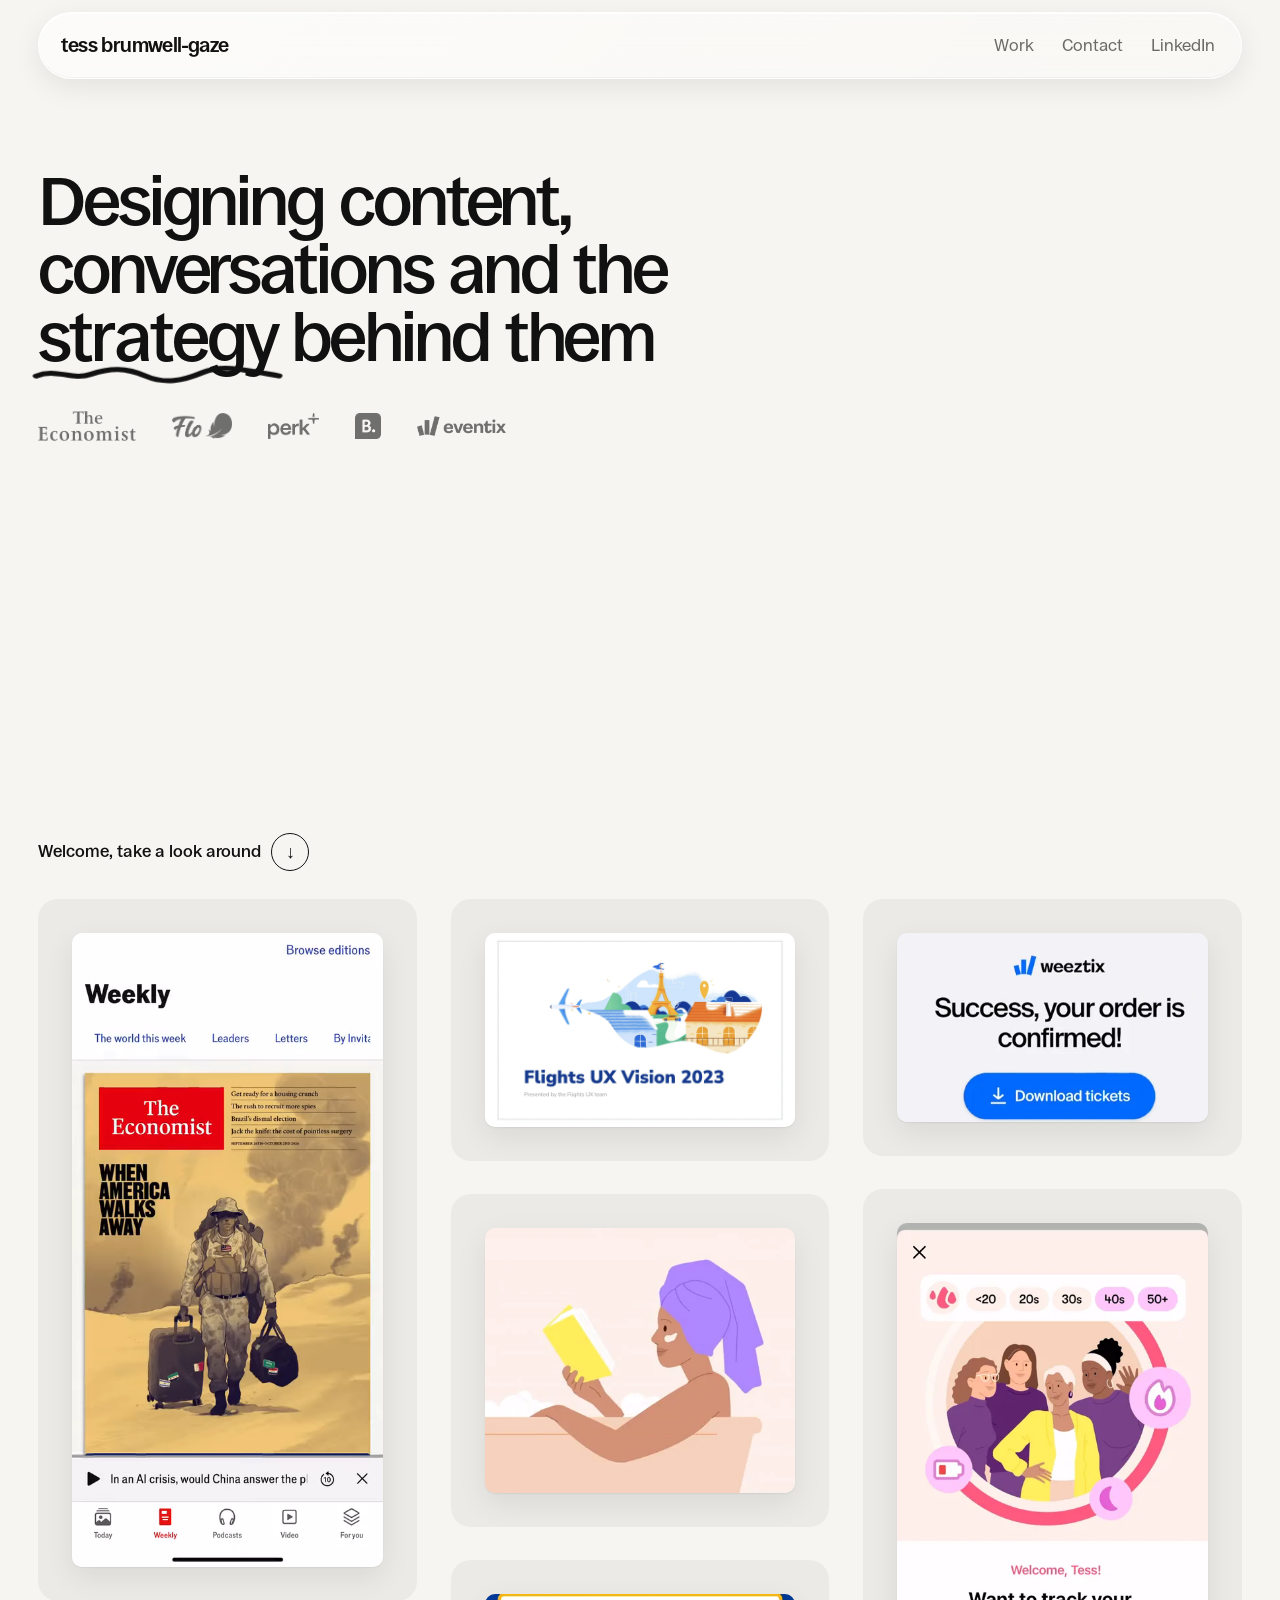
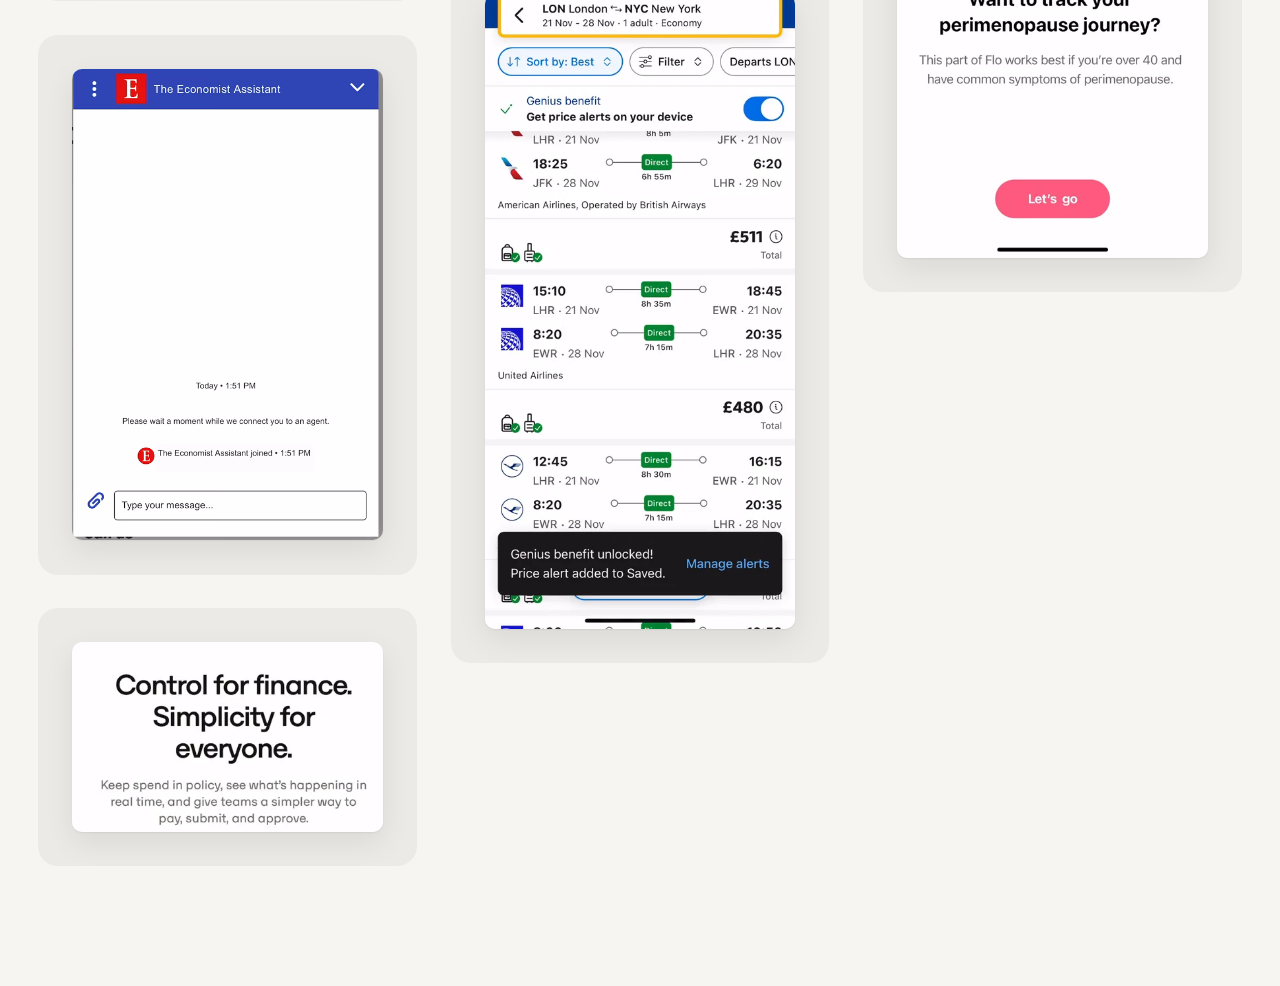
<file: index.html>
<!doctype html>
<html lang="en">
<head>
<meta charset="utf-8">
<meta name="viewport" content="width=device-width, initial-scale=1">
<title>Tess Brumwell-Gaze — content designer</title>
<style>
html { scroll-behavior: smooth; }
@font-face { font-family: "Ronzino"; src: url("Ronzino-Regular.woff2") format("woff2"); font-weight: 400; font-display: swap; }
@font-face { font-family: "Ronzino"; src: url("Ronzino-Medium.woff2") format("woff2"); font-weight: 500; font-display: swap; }
@font-face { font-family: "Ronzino"; src: url("Ronzino-Bold.woff2") format("woff2"); font-weight: 700; font-display: swap; }

/* A quiet, neutral frame so the work and the brands carry the colour */
:root { --bg: #f6f5f2; --ink: #111; --muted: #6b6a66; --tile: #ebeae6; --gutter: clamp(16px, 3vw, 40px); }
* { box-sizing: border-box; margin: 0; padding: 0; }
body { background: var(--bg); color: var(--ink); font-family: "Ronzino", "Helvetica Neue", Arial, sans-serif; font-size: 17px; line-height: 1.45; -webkit-font-smoothing: antialiased; }
a { color: inherit; }

/* Masthead: a floating "liquid glass" bar that stays at the top as you scroll */
.bar {
  position: sticky; top: 12px; z-index: 40;
  display: flex; justify-content: space-between; align-items: center;
  margin: 12px var(--gutter) 0; padding: 12px 14px 12px 22px; border-radius: 999px;
  background: linear-gradient(135deg, rgba(255,255,255,.62), rgba(255,255,255,.28));
  -webkit-backdrop-filter: blur(18px) saturate(180%); backdrop-filter: blur(18px) saturate(180%);
  border: 1px solid rgba(255,255,255,.7);
  box-shadow: inset 0 1px 0 rgba(255,255,255,.9), inset 0 -1px 0 rgba(0,0,0,.04), 0 8px 28px rgba(0,0,0,.08);
}
.bar nav a { padding: 8px 12px; border-radius: 999px; }
.bar nav a:hover { background: rgba(255,255,255,.7); }
.bar-name { font-size: 20px; font-weight: 700; letter-spacing: -.03em; text-decoration: none; }
.bar nav { display: flex; gap: 4px; }
.bar nav a { text-decoration: none; color: var(--muted); transition: color .2s; }
.bar nav a:hover { color: var(--ink); }

/* Intro fills the first screen; the collage starts just below it */
.intro { min-height: calc(100svh - 80px); padding: clamp(40px, 7vw, 96px) var(--gutter) 28px; display: flex; flex-direction: column; gap: 40px; }
.intro h1 { font-size: clamp(40px, 5.4vw, 84px); line-height: .98; font-weight: 500; letter-spacing: -.045em; max-width: 15ch; }
/* Kinetic headline
   1. The first words float up one by one with a soft, springy wobble, at an uneven, relaxed pace.
   2. A short breath, then "strategy behind it" is placed letter by letter: each letter drops in at a tilt and settles.
   3. A hand-drawn squiggle underlines "strategy". */
.intro h1 .w { display: inline-block; opacity: 0; transform-origin: 50% 100%;
  animation: float-in .85s cubic-bezier(.3,1.45,.5,1) forwards; animation-delay: var(--d); }
@keyframes float-in {
  0% { opacity: 0; transform: translateY(.55em) rotate(var(--r, -4deg)); }
  60% { opacity: 1; }
  100% { opacity: 1; transform: none; }
}
.intro h1 .hl .w { opacity: 1; animation: none; position: relative; white-space: nowrap; }
.intro h1 .ch { display: inline-block; opacity: 0; transform-origin: 50% 90%;
  animation: drop-in .7s cubic-bezier(.25,1.6,.45,1) forwards; animation-delay: var(--d); }
@keyframes drop-in {
  0% { opacity: 0; transform: translateY(-.7em) rotate(var(--r)) scale(.9); }
  45% { opacity: 1; }
  100% { opacity: 1; transform: none; }
}
.squiggle { position: absolute; left: -2%; right: -2%; bottom: -.16em; width: 104%; height: .24em; overflow: visible; }
.squiggle path { fill: none; stroke: currentColor; stroke-width: 3; stroke-linecap: round; stroke-dasharray: 1; stroke-dashoffset: 1; opacity: 0;
  animation: draw .9s cubic-bezier(.6,0,.3,1) forwards; animation-delay: var(--d); }
@keyframes draw { from { opacity: 1; stroke-dashoffset: 1; } to { opacity: 1; stroke-dashoffset: 0; } }

/* "Welcome" nudge at the bottom of the first screen */
.welcome { margin-top: auto; align-self: flex-start; display: inline-flex; align-items: center; gap: 10px; text-decoration: none; font-weight: 500; opacity: 0; animation: fade-in .8s ease 4s forwards; }
.welcome .arrow { display: inline-grid; place-items: center; width: 38px; height: 38px; border: 1px solid var(--ink); border-radius: 50%; font-size: 18px; animation: nudge 1.8s ease-in-out 4.8s infinite; }
.welcome:hover .arrow { background: var(--ink); color: #fff; }
@keyframes fade-in { to { opacity: 1; } }
@keyframes nudge { 0%, 100% { transform: none; } 50% { transform: translateY(6px); } }

.logos { list-style: none; display: flex; flex-wrap: wrap; align-items: center; gap: 18px 36px; opacity: 0; animation: logos-in .8s ease 3.7s forwards; } /* appear once the headline has settled */
@keyframes logos-in { to { opacity: .55; } }
.logos img { height: var(--h); width: auto; display: block; }

/* The collage: Pinterest-style columns of different heights */
.collage { columns: 3 300px; column-gap: clamp(20px, 2.6vw, 36px); padding: 0 var(--gutter) 120px; }
.tile { display: block; break-inside: avoid; margin-bottom: 26px; text-decoration: none; }
/* Each tile: a soft brand-tinted card with one calm detail floating inside */
.tile-media { position: relative; border-radius: 20px; overflow: hidden; background: var(--tile); padding: clamp(22px, 9%, 44px); }
.tile-media > img, .tile-media > video { border-radius: 10px; box-shadow: 0 10px 30px rgba(0,0,0,.08), 0 1px 2px rgba(0,0,0,.06); }
.tile-media img, .tile-media video { display: block; width: 100%; height: auto; transition: transform .6s cubic-bezier(.2,.7,.1,1); }
.tile-media video { width: 100%; height: auto; } /* whole recording stays in frame */
/* Hover: the picture dims and the title of the work rises in */
.tile-media::after { content: ""; position: absolute; inset: 0; background: rgba(17,17,17,.22); opacity: 0; transition: opacity .35s; }
.tile-info { position: absolute; left: 10px; right: 10px; bottom: 10px; z-index: 1; padding: 13px 15px 14px; border-radius: 12px;
  background: rgba(255,255,255,.94); -webkit-backdrop-filter: blur(10px); backdrop-filter: blur(10px); color: var(--ink);
  box-shadow: 0 6px 20px rgba(0,0,0,.12); opacity: 0; transform: translateY(10px); transition: opacity .35s, transform .35s; }
.tile-title { font-size: 17px; line-height: 1.2; font-weight: 500; letter-spacing: -.015em; }
.tile-client { font-size: 14px; color: var(--muted); margin-top: 2px; }
.tile-go { display: inline-block; margin-top: 8px; font-size: 14px; font-weight: 500; text-decoration: underline; text-underline-offset: 3px; }
.tile:hover .tile-media::after, .tile:focus-visible .tile-media::after { opacity: 1; }
.tile:hover .tile-info, .tile:focus-visible .tile-info { opacity: 1; transform: none; }
.tile:hover .tile-media img, .tile:hover .tile-media video { transform: scale(1.03); }
.tile:focus-visible { outline: none; }
.tile:focus-visible .tile-media { outline: 2px solid var(--ink); outline-offset: 3px; }
.tile { margin-bottom: clamp(20px, 2.6vw, 36px); }
div.tile { cursor: default; }

/* Floating contact button */
.fab { position: fixed; right: clamp(16px, 3vw, 40px); top: 84px; z-index: 50; display: flex; flex-direction: column; align-items: flex-end; gap: 10px; }
.fab-btn { display: inline-flex; align-items: center; gap: 10px; font: inherit; font-weight: 500; font-size: 16px; padding: 14px 22px; border: 0; border-radius: 999px; background: var(--ink); color: #fff; cursor: pointer; box-shadow: 0 10px 30px rgba(0,0,0,.18); transition: transform .25s cubic-bezier(.3,1.4,.5,1); }
.fab-btn:hover { transform: translateY(-2px) rotate(-1.5deg); }
.fab-dot { width: 8px; height: 8px; border-radius: 50%; background: #7ee08a; box-shadow: 0 0 0 0 rgba(126,224,138,.6); animation: ping 2.4s ease-out infinite; }
@keyframes ping { 0% { box-shadow: 0 0 0 0 rgba(126,224,138,.6); } 70%, 100% { box-shadow: 0 0 0 9px rgba(126,224,138,0); } }
.fab-card { background: #fff; border-radius: 18px; padding: 18px 20px; box-shadow: 0 16px 40px rgba(0,0,0,.16); display: grid; gap: 6px; min-width: 250px; transform-origin: top right; animation: pop .28s cubic-bezier(.3,1.4,.5,1); }
.fab-card[hidden] { display: none; }
.fab-hello { font-size: 14px; color: var(--muted); margin-bottom: 2px; }
.fab-link { font-weight: 500; font-size: 17px; text-decoration: none; }
.fab-link:hover { text-decoration: underline; }
@keyframes pop { from { opacity: 0; transform: scale(.9) translateY(6px); } }

@media (max-width: 700px) {
  .bar { gap: 6px; top: 8px; margin: 8px 10px 0; padding: 8px 8px 8px 16px; } .bar-name { font-size: 16px; white-space: nowrap; }
  .bar nav { gap: 0; } .bar nav a { font-size: 13.5px; padding: 6px 7px; }
  .intro { min-height: calc(100svh - 64px); padding-bottom: 36px; }
  .intro h1 { font-size: 12.4vw; }
  .welcome-more { display: none; } /* keeps the arrow clear of the Contact me button */
  .collage { columns: 2; column-gap: 12px; }
  /* phones have no hover: show a small title label on each tile instead */
  .tile-info { opacity: 1; transform: none; left: 7px; right: 7px; bottom: 7px; padding: 8px 10px; border-radius: 9px; }
  .tile-media::after { display: none; }
  .tile-title { font-size: 13px; } .tile-client, .tile-go { display: none; }
  .bar nav a[href*="linkedin"] { display: none; } /* LinkedIn sits in the Contact me button on phones */
  .fab-btn { padding: 12px 18px; font-size: 15px; }
}
@media (prefers-reduced-motion: reduce) {
  .tile-media img, .tile-media video, .tile-info { transition: none; } .fab-dot, .fab-card { animation: none; }
  .intro h1 .w, .intro h1 .ch, .squiggle path, .welcome, .welcome .arrow { animation: none; opacity: 1; transform: none; stroke-dashoffset: 0; }
  .logos { animation: none; opacity: .55; }
}
</style>
<link rel="icon" href="favicon.svg" type="image/svg+xml">
<link rel="icon" href="favicon.ico" sizes="32x32">
<link rel="apple-touch-icon" href="apple-touch-icon.png">
</head>
<body>
  <header class="bar">
    <a class="bar-name" href="index.html">tess brumwell-gaze</a>
    <nav aria-label="Main"><a href="#work">Work</a><a href="#contact" data-open-contact aria-controls="fab-card" aria-expanded="false">Contact</a><a href="https://www.linkedin.com/in/tessbrumwellgaze/" target="_blank" rel="noopener">LinkedIn</a></nav>
  </header>

  <section class="intro">
    <h1 aria-label="Designing content, conversations and the strategy behind them">
      <span aria-hidden="true">
        <span class="w" style="--d:.25s;--r:-5deg">Designing</span> <span class="w" style="--d:.42s;--r:3deg">content,</span> <span class="w" style="--d:.62s;--r:-4deg">conversations</span> <span class="w" style="--d:.9s;--r:-2deg">and</span> <span class="w" style="--d:1.02s;--r:4deg">the</span>
        <span class="hl"><span class="w">strategy<svg class="squiggle" viewBox="0 0 100 10" preserveAspectRatio="none" aria-hidden="true"><path pathLength="1" style="--d:3s" d="M1 6 C 9 1, 15 9, 23 5 S 37 1, 45 6 S 60 9, 68 4 S 84 2, 99 6"/></svg></span> <span class="w">behind</span> <span class="w">them</span></span>
      </span>
    </h1>
    <ul class="logos" aria-label="Worked with">
      <li style="--h:30px"><img src="mark-economist.webp" alt="The Economist"></li>
      <li style="--h:26px"><img src="mark-flo.webp" alt="Flo Health"></li>
      <li style="--h:26px"><img src="mark-perk.webp" alt="Perk"></li>
      <li style="--h:26px"><img src="mark-booking.webp" alt="Booking.com"></li>
      <li style="--h:20px"><img src="mark-eventix.webp" alt="Eventix"></li>
    </ul>
    <a class="welcome" href="#work"><span>Welcome<span class="welcome-more">, take a look around</span></span> <span class="arrow" aria-hidden="true">↓</span></a>
  </section>

  <!-- The collage is filled from collage.js: edit that file to add or change tiles -->
  <main class="collage" id="work" style="scroll-margin-top: 24px" aria-label="Selected work"></main>

  <!-- Floating contact button: always on screen, sits over the content -->
  <div class="fab" id="fab">
    <div class="fab-card" id="fab-card" role="dialog" aria-label="Contact Tess" hidden>
      <p class="fab-hello">Let&rsquo;s talk</p>
      <a class="fab-link" href="mailto:tess.brumwell@gmail.com">tess.brumwell@gmail.com</a>
      <a class="fab-link" href="https://www.linkedin.com/in/tessbrumwellgaze/" target="_blank" rel="noopener">LinkedIn ↗</a>
    </div>
  </div>
<script src="collage.js?v=4"></script>
<script>
// Build the collage from collage.js
(function () {
  var board = document.getElementById('work'); if (!board || !window.COLLAGE) return;
  var esc = function (t) { return String(t || '').replace(/[&<>"]/g, function (c) { return { '&': '&amp;', '<': '&lt;', '>': '&gt;', '"': '&quot;' }[c]; }); };
  board.innerHTML = window.COLLAGE.map(function (t) {
    var media = t.video
      ? '<video' + (t.play === 'hover' ? ' data-hover' : '') + ' muted loop playsinline preload="none" poster="' + esc(t.video) + '-poster.webp" aria-label="' + esc(t.alt) + '"><source src="' + esc(t.video) + '.webm" type="video/webm"><source src="' + esc(t.video) + '.mp4" type="video/mp4"></video>'
      : '<img src="' + esc(t.image) + '" alt="' + esc(t.alt) + '" loading="lazy">';
    var info = '<div class="tile-info"><p class="tile-title">' + esc(t.title) + '</p><p class="tile-client">' + esc(t.client) + '</p>' + (t.link ? '<span class="tile-go">View case study ↗</span>' : '') + '</div>';
    var inner = '<div class="tile-media"' + (t.tint ? ' style="--tint:' + esc(t.tint) + '"' : '') + '>' + media + info + '</div>';
    return t.link ? '<a class="tile" href="' + esc(t.link) + '">' + inner + '</a>' : '<div class="tile" tabindex="0">' + inner + '</div>';
  }).join('');
})();

// Only one moving tile at a time: play the video most in view (or the one being hovered), pause the rest
(function () {
  var vids = [].slice.call(document.querySelectorAll('.collage video')); if (!vids.length) return;
  if (window.matchMedia('(prefers-reduced-motion: reduce)').matches) return; // posters only
  var seen = new Map(), current = null, hovered = null;
  function choose() {
    var best = hovered, score = 0;
    if (!best) seen.forEach(function (r, v) { if (r > score) { score = r; best = v; } });
    if (!best || (!hovered && score < 0.35)) best = null;
    if (best === current) return;
    if (current) { current.pause(); if (current.hasAttribute('data-hover')) current.currentTime = 0; } // hover tiles return to their first frame
    current = best;
    if (current) { if (current.preload !== 'auto') { current.preload = 'auto'; current.load(); } current.play().catch(function () {}); }
  }
  var io = new IntersectionObserver(function (entries) {
    entries.forEach(function (e) { seen.set(e.target, e.isIntersecting ? e.intersectionRatio : 0); });
    choose();
  }, { threshold: [0, .25, .5, .75, 1] });
  vids.forEach(function (v) {
    if (!v.hasAttribute('data-hover')) io.observe(v); // hover-only videos wait for the mouse
    var tile = v.closest('.tile');
    tile.addEventListener('mouseenter', function () { hovered = v; choose(); });
    tile.addEventListener('mouseleave', function () { hovered = null; choose(); });
  });
})();

// "Contact" in the top bar opens a small card with your details, just below the bar
(function () {
  var card = document.getElementById('fab-card'); if (!card) return;
  var links = document.querySelectorAll('[data-open-contact]');
  function set(open) { card.hidden = !open; links.forEach(function (l) { l.setAttribute('aria-expanded', open); }); }
  document.addEventListener('click', function (e) { if (!card.hidden && !card.contains(e.target)) set(false); });
  document.addEventListener('keydown', function (e) { if (e.key === 'Escape') set(false); });
  // "Contact" links (and arriving at index.html#contact from a case study) open the card
  document.querySelectorAll('[data-open-contact]').forEach(function (l) { l.addEventListener('click', function (e) { e.preventDefault(); e.stopPropagation(); set(card.hidden); }); });
  if (location.hash === '#contact') set(true);
})();

// Split "strategy behind it" into letters; each gets its own tilt and timing so the entrance feels hand-placed
(function () {
  var hl = document.querySelector('.intro h1 .hl'); if (!hl) return;
  var t = 1.55; // seconds: starts after a short pause once the first words have landed
  hl.querySelectorAll('.w').forEach(function (word, wi) {
    var svg = word.querySelector('svg');
    var text = word.firstChild.nodeValue; word.firstChild.remove();
    var frag = document.createDocumentFragment();
    text.split('').forEach(function (ch) {
      var s = document.createElement('span'); s.className = 'ch'; s.textContent = ch;
      var r = (Math.random() * 28 - 14).toFixed(1);
      s.style.setProperty('--r', r + 'deg'); s.style.setProperty('--d', t.toFixed(2) + 's');
      t += 0.045 + Math.random() * 0.04; frag.appendChild(s);
    });
    word.insertBefore(frag, svg);
    t += 0.12; // a beat between words
  });
})();
</script>
</body>
</html>
</file>
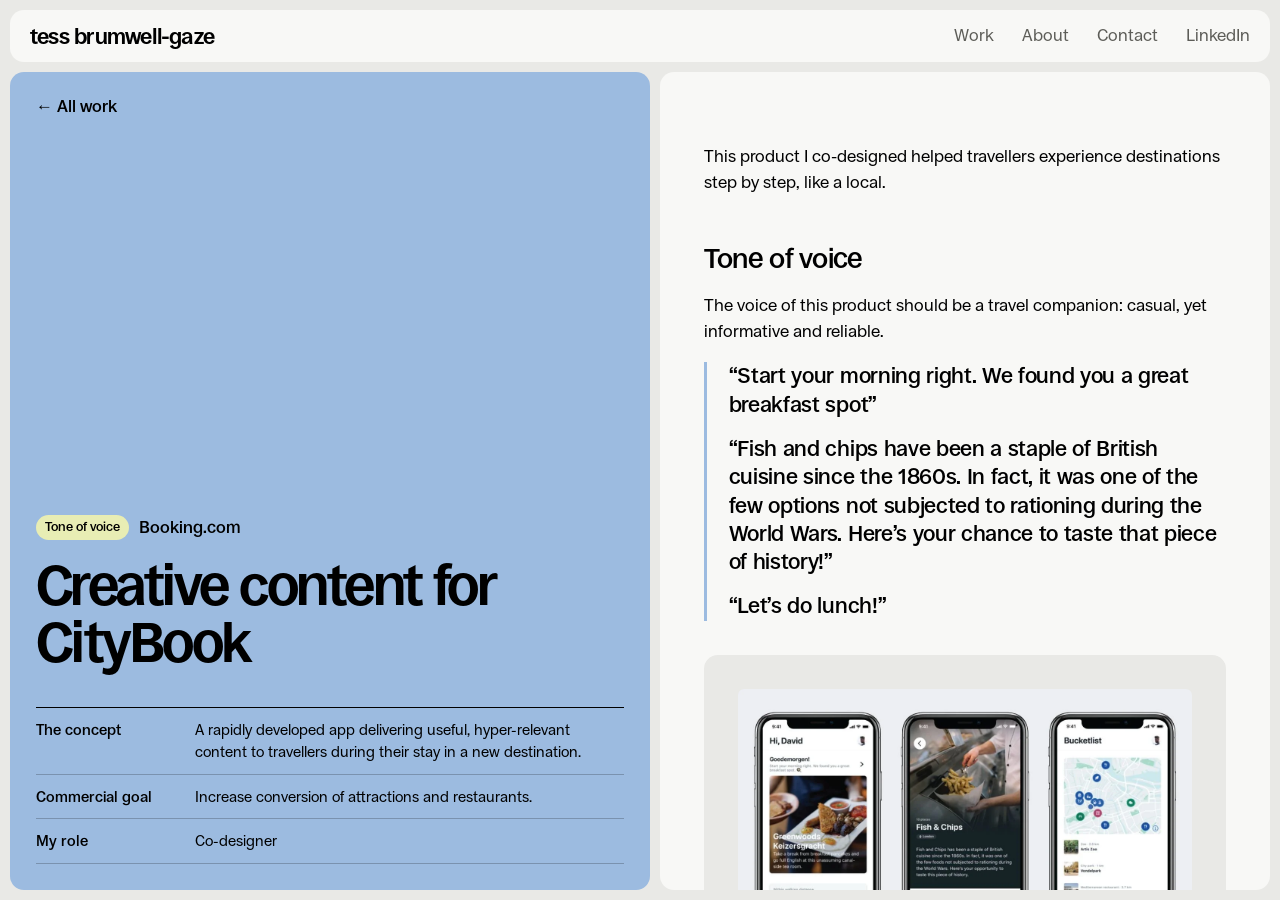
<file: citybook.html>
<!doctype html>
<html lang="en">
<head>
  <meta charset="utf-8">
  <meta name="viewport" content="width=device-width, initial-scale=1">
  <title>Creative content for CityBook — Tess Brumwell-Gaze</title>
  <meta name="description" content="A travel-companion voice for an app that helped travellers experience a city step by step, like a local.">
  <link rel="preload" href="Ronzino-Regular.woff2" as="font" type="font/woff2" crossorigin>
  <link rel="preload" href="Ronzino-Medium.woff2" as="font" type="font/woff2" crossorigin>
  <link rel="stylesheet" href="styles.css">
<link rel="icon" href="favicon.svg" type="image/svg+xml">
<link rel="icon" href="favicon.ico" sizes="32x32">
<link rel="apple-touch-icon" href="apple-touch-icon.png">
</head>
<body>
  <a class="skip" href="#content">Skip to content</a>
  <header class="bar">
    <a class="bar-name" href="index.html">tess brumwell-gaze</a>
    <nav aria-label="Main">
      <a href="index.html#work">Work</a>
      <a href="index.html#about">About</a>
      <a href="index.html#contact">Contact</a>
      <a href="https://www.linkedin.com/in/tessbrumwellgaze/" target="_blank" rel="noopener">LinkedIn</a>
    </nav>
  </header>

  <div class="split" id="top">

    <aside class="poster poster-cs">
      <a class="back" href="index.html#work">All work</a>
      <div class="cs-head">
        <p><span class="tag">Tone of voice</span> Booking.com</p>
        <h1>Creative content for CityBook</h1>
      </div>
      <dl class="facts">
        <div><dt>The concept</dt><dd>A rapidly developed app delivering useful, hyper-relevant content to travellers during their stay in a new destination.</dd></div>
        <div><dt>Commercial goal</dt><dd>Increase conversion of attractions and restaurants.</dd></div>
        <div><dt>My role</dt><dd>Co-designer</dd></div>
      </dl>
    </aside>

    <main class="column" id="content">
      <article class="block cs-body">
        <p>This product I co-designed helped travellers experience destinations step by step, like a local.</p>
        <h2 class="cs-h2">Tone of voice</h2>
        <p>The voice of this product should be a travel companion: casual, yet informative and reliable.</p>
        <blockquote>
          <p>“Start your morning right. We found you a great breakfast spot”</p>
          <p>“Fish and chips have been a staple of British cuisine since the 1860s. In fact, it was one of the few options not subjected to rationing during the World Wars. Here’s your chance to taste that piece of history!”</p>
          <p>“Let’s do lunch!”</p>
        </blockquote>
        <figure class="cs-fig">
          <div class="frame">
            <img src="citybook-01.webp" alt="CityBook app screens" loading="lazy">
          </div>
        </figure>
      </article>

      <nav class="block next" aria-label="Next case study">
        <span class="label">Next case study</span>
        <a href="eventix.html">Signing up events at Eventix</a>
      </nav>

      <section class="block contact" id="contact" aria-labelledby="contact-h">
        <h2 class="label" id="contact-h">Contact</h2>
        <p class="lede">Have a content problem, a product that needs a voice, or a team that needs a lead? Get in touch.</p>
        <p><a class="big-link" href="mailto:tess.brumwell@gmail.com">tess.brumwell@gmail.com</a></p>
        <!-- The form works automatically on Netlify; messages appear under "Forms" in your Netlify dashboard. -->
        <form name="contact" method="POST" data-netlify="true" netlify-honeypot="bot-field">
          <input type="hidden" name="form-name" value="contact">
          <p class="hidden"><label>Leave this empty <input name="bot-field"></label></p>
          <div class="field-row">
            <label>Name<input name="name" type="text" autocomplete="name" required></label>
            <label>Email<input name="email" type="email" autocomplete="email" required></label>
          </div>
          <label>Message<textarea name="message" rows="5" required></textarea></label>
          <button type="submit">Send message</button>
        </form>
      </section>

      <footer class="colophon">
        <span>© <span class="yr">2026</span> Tess Brumwell-Gaze</span>
        <span>Set in Ronzino by Collletttivo</span>
        <a href="#top">Back to top</a>
      </footer>

    </main>
  </div>
  <script src="site.js"></script>
</body>
</html>
</file>
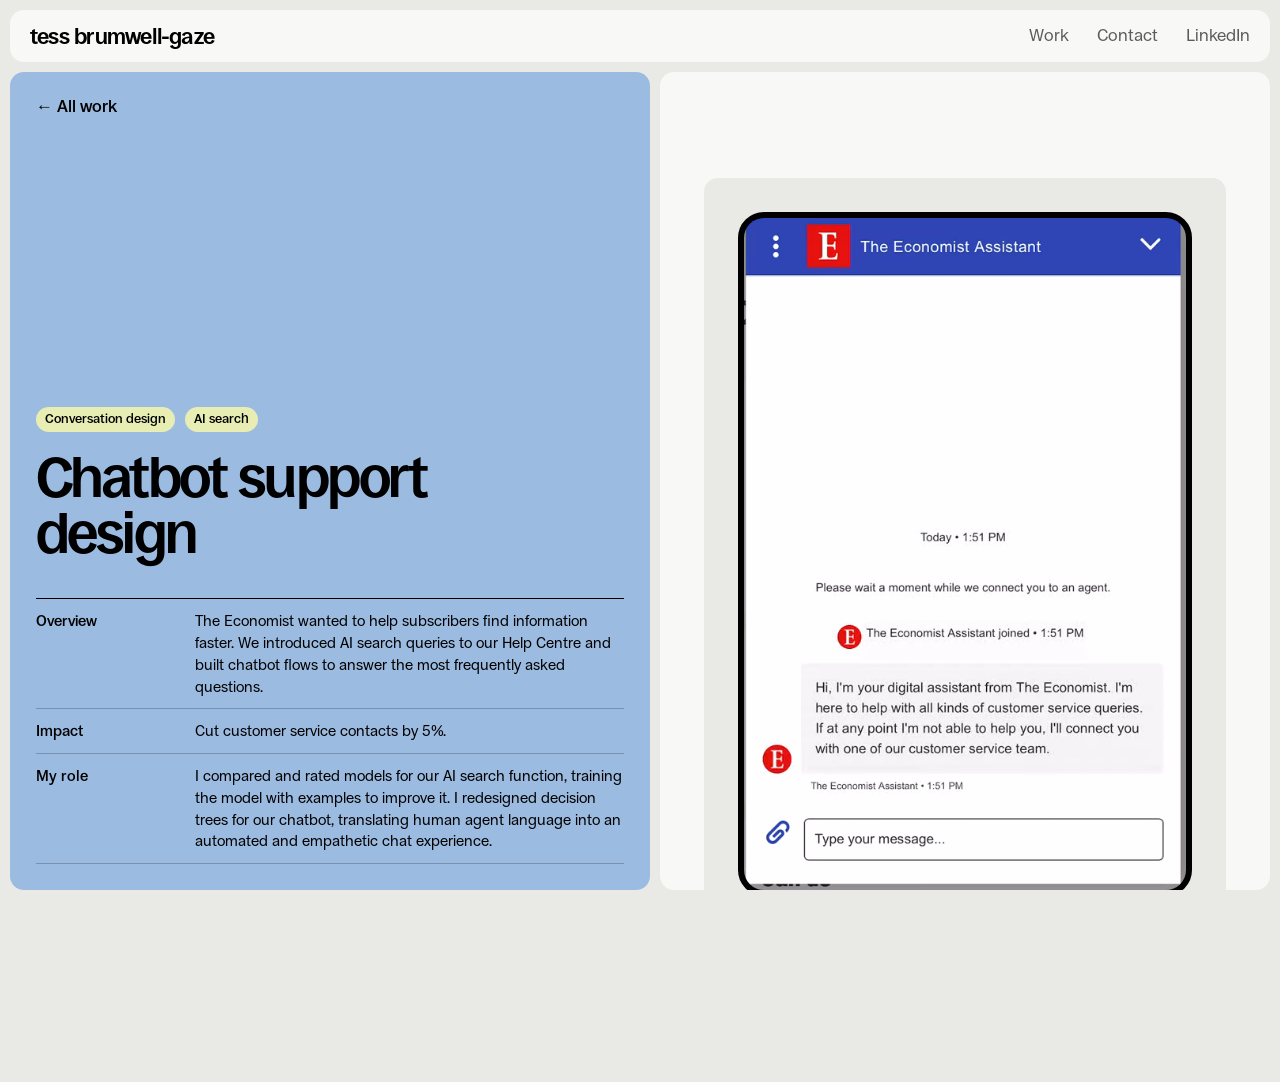
<file: economist-chatbot.html>
<!doctype html>
<html lang="en">
<head>
  <meta charset="utf-8">
  <meta name="viewport" content="width=device-width, initial-scale=1">
  <title>Chatbot support design — Tess Brumwell-Gaze</title>
  <meta name="description" content="AI search and chatbot flows for The Economist’s Help Centre.">
  <link rel="preload" href="Ronzino-Regular.woff2" as="font" type="font/woff2" crossorigin>
  <link rel="preload" href="Ronzino-Medium.woff2" as="font" type="font/woff2" crossorigin>
  <link rel="stylesheet" href="styles.css">
<link rel="icon" href="favicon.svg" type="image/svg+xml">
<link rel="icon" href="favicon.ico" sizes="32x32">
<link rel="apple-touch-icon" href="apple-touch-icon.png">
</head>
<body>
  <a class="skip" href="#content">Skip to content</a>
  <header class="bar">
    <a class="bar-name" href="index.html">tess brumwell-gaze</a>
    <nav aria-label="Main">
      <a href="index.html#work">Work</a>
      <a href="index.html#contact">Contact</a>
      <a href="https://www.linkedin.com/in/tessbrumwellgaze/" target="_blank" rel="noopener">LinkedIn</a>
    </nav>
  </header>

  <div class="split" id="top">

    <aside class="poster poster-cs">
      <a class="back" href="index.html#work">All work</a>
      <div class="cs-head">
        <p class="cs-tags"><span class="tag tag-craft">Conversation design</span><span class="tag tag-innov">AI search</span></p>
        <h1>Chatbot support design</h1>
      </div>
      <dl class="facts">
        <div><dt>Overview</dt><dd>The Economist wanted to help subscribers find information faster. We introduced AI search queries to our Help Centre and built chatbot flows to answer the most frequently asked questions.</dd></div>
        <div><dt>Impact</dt><dd>Cut customer service contacts by 5%.</dd></div>
        <div><dt>My role</dt><dd>I compared and rated models for our AI search function, training the model with examples to improve it. I redesigned decision trees for our chatbot, translating human agent language into an automated and empathetic chat experience.</dd></div>
      </dl>
    </aside>

    <main class="column" id="content">
      <article class="block cs-body">
        <figure class="cs-fig">
          <div class="frame">
            <video class="cs-video" autoplay muted loop playsinline poster="chatbot-poster.webp" aria-label="The Economist Assistant helping a reader fix an app issue"><source src="chatbot.webm" type="video/webm"><source src="chatbot.mp4" type="video/mp4"></video>
          </div>
        </figure>
        <section class="locked" data-locked="OjCBcISkjmoi7k1xiIfjtIpWS8auR289LdHVm/POcp1k4XXdz8+gxroI9gy+llZP88mhhkQFurRdfcAxIZSxdZuEiju4QJemwgWJq7k/fwih/MMSihFsZ8ueccRrlJ8GLQsPaQ==" data-iter="250000">
          <div class="lock-card">
            <h2 class="lock-title"><a href="#contact">Reach out to me</a> to see the full case study</h2>
            <form class="unlock">
              <label for="pw" class="sr-only">Password</label>
              <div class="unlock-row">
                <input id="pw" type="password" autocomplete="current-password" placeholder="Password" required>
                <button type="submit">Unlock</button>
              </div>
              <p class="unlock-error" role="alert" hidden>That password didn&rsquo;t work. Try again?</p>
            </form>
          </div>
        </section>
      </article>

      <nav class="block next" aria-label="Next case study">
        <span class="label">Next case study</span>
        <a href="flo.html">Growing loyalty at Flo</a>
      </nav>

      <section class="block contact" id="contact" aria-labelledby="contact-h">
        <h2 class="label" id="contact-h">Contact</h2>
        <p class="contact-links">
          <a class="big-link" href="mailto:tess.brumwell@gmail.com">tess.brumwell@gmail.com</a>
          <a class="big-link" href="https://www.linkedin.com/in/tessbrumwellgaze/" target="_blank" rel="noopener">in/tessbrumwellgaze</a>
        </p>
        <!-- The form works automatically on Netlify; messages appear under "Forms" in your Netlify dashboard. -->
        <form name="contact" method="POST" data-netlify="true" netlify-honeypot="bot-field">
          <input type="hidden" name="form-name" value="contact">
          <p class="hidden"><label>Leave this empty <input name="bot-field"></label></p>
          <div class="field-row">
            <label>Name<input name="name" type="text" autocomplete="name" required></label>
            <label>Email<input name="email" type="email" autocomplete="email" required></label>
          </div>
          <label>Message<textarea name="message" rows="5" required></textarea></label>
          <button type="submit">Send message</button>
        </form>
      </section>

      <footer class="colophon">
        <span>© <span class="yr">2026</span> Tess Brumwell-Gaze</span>
        <span>Set in Ronzino by Collletttivo</span>
        <a href="#top">Back to top</a>
      </footer>

    </main>
  </div>
  <script src="site.js"></script>
</body>
</html>
</file>
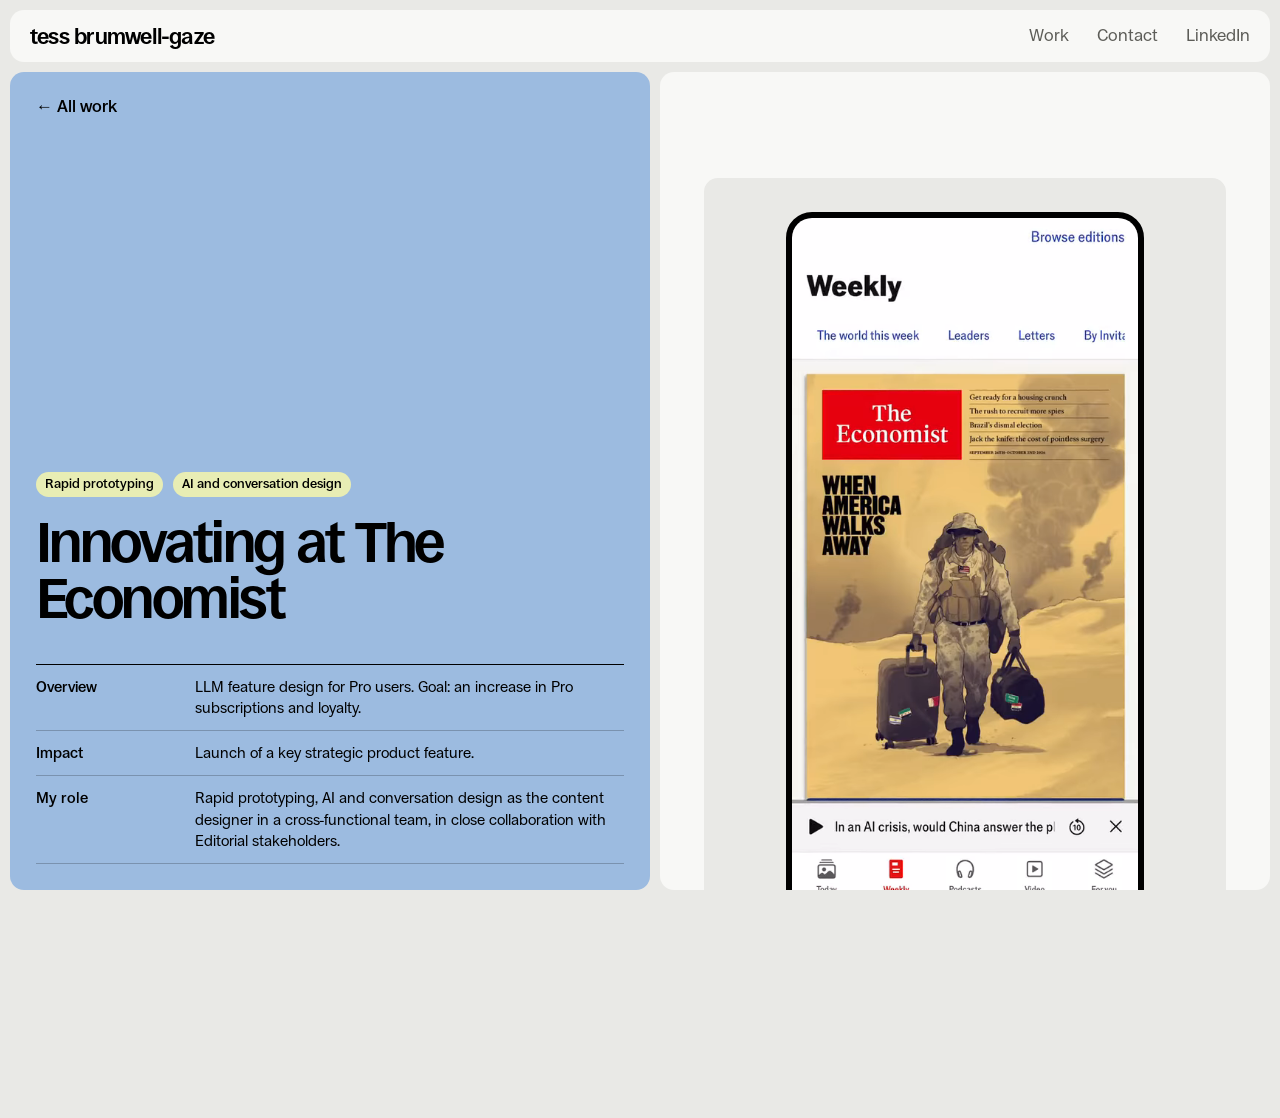
<file: economist.html>
<!doctype html>
<html lang="en">
<head>
  <meta charset="utf-8">
  <meta name="viewport" content="width=device-width, initial-scale=1">
  <title>Innovating at The Economist — Tess Brumwell-Gaze</title>
  <meta name="description" content="Case study coming soon.">
  <link rel="preload" href="Ronzino-Regular.woff2" as="font" type="font/woff2" crossorigin>
  <link rel="preload" href="Ronzino-Medium.woff2" as="font" type="font/woff2" crossorigin>
  <link rel="stylesheet" href="styles.css">
<link rel="icon" href="favicon.svg" type="image/svg+xml">
<link rel="icon" href="favicon.ico" sizes="32x32">
<link rel="apple-touch-icon" href="apple-touch-icon.png">
</head>
<body>
  <a class="skip" href="#content">Skip to content</a>
  <header class="bar">
    <a class="bar-name" href="index.html">tess brumwell-gaze</a>
    <nav aria-label="Main">
      <a href="index.html#work">Work</a>
      <a href="index.html#contact">Contact</a>
      <a href="https://www.linkedin.com/in/tessbrumwellgaze/" target="_blank" rel="noopener">LinkedIn</a>
    </nav>
  </header>

  <div class="split" id="top">

    <aside class="poster poster-cs">
      <a class="back" href="index.html#work">All work</a>
      <div class="cs-head">
        <p class="cs-tags"><span class="tag tag-innov">Rapid prototyping</span><span class="tag tag-innov">AI and conversation design</span></p>
        <h1>Innovating at The Economist</h1>
      </div>
      <dl class="facts">
        <div><dt>Overview</dt><dd>LLM feature design for Pro users. Goal: an increase in Pro subscriptions and loyalty.</dd></div>
        <div><dt>Impact</dt><dd>Launch of a key strategic product feature.</dd></div>
        <div><dt>My role</dt><dd>Rapid prototyping, AI and conversation design as the content designer in a cross-functional team, in close collaboration with Editorial stakeholders.</dd></div>
      </dl>
    </aside>

    <main class="column" id="content">
      <article class="block cs-body">
        <figure class="cs-fig">
          <div class="frame">
            <video class="cs-video" autoplay muted loop playsinline poster="economist-poster.webp" aria-label="A walk through The Economist app"><source src="economist.webm" type="video/webm"><source src="economist.mp4" type="video/mp4"></video>
          </div>
        </figure>
        <section class="locked" data-locked="dNFKuRJj5EOosJHLhsrryssGcO8F2wzFyPBf+ITL1UWFbHdfY4fYWNvihvdAdv7Q0nS0/H3YrtJL538XORlzCGgtCiKGSei3JpJ6Opi0EIuxusvEG2zT1oKY293lKnjxAH/70A==" data-iter="250000">
          <div class="lock-card">
            <h2 class="lock-title"><a href="#contact">Reach out to me</a> to see the full case study</h2>
            <form class="unlock">
              <label for="pw" class="sr-only">Password</label>
              <div class="unlock-row">
                <input id="pw" type="password" autocomplete="current-password" placeholder="Password" required>
                <button type="submit">Unlock</button>
              </div>
              <p class="unlock-error" role="alert" hidden>That password didn&rsquo;t work. Try again?</p>
            </form>
          </div>
        </section>
      </article>

      <nav class="block next" aria-label="Next case study">
        <span class="label">Next case study</span>
        <a href="economist-chatbot.html">Chatbot support design</a>
      </nav>

      <section class="block contact" id="contact" aria-labelledby="contact-h">
        <h2 class="label" id="contact-h">Contact</h2>
        <p class="contact-links">
          <a class="big-link" href="mailto:tess.brumwell@gmail.com">tess.brumwell@gmail.com</a>
          <a class="big-link" href="https://www.linkedin.com/in/tessbrumwellgaze/" target="_blank" rel="noopener">in/tessbrumwellgaze</a>
        </p>
        <!-- The form works automatically on Netlify; messages appear under "Forms" in your Netlify dashboard. -->
        <form name="contact" method="POST" data-netlify="true" netlify-honeypot="bot-field">
          <input type="hidden" name="form-name" value="contact">
          <p class="hidden"><label>Leave this empty <input name="bot-field"></label></p>
          <div class="field-row">
            <label>Name<input name="name" type="text" autocomplete="name" required></label>
            <label>Email<input name="email" type="email" autocomplete="email" required></label>
          </div>
          <label>Message<textarea name="message" rows="5" required></textarea></label>
          <button type="submit">Send message</button>
        </form>
      </section>

      <footer class="colophon">
        <span>© <span class="yr">2026</span> Tess Brumwell-Gaze</span>
        <span>Set in Ronzino by Collletttivo</span>
        <a href="#top">Back to top</a>
      </footer>

    </main>
  </div>
  <script src="site.js"></script>
</body>
</html>
</file>
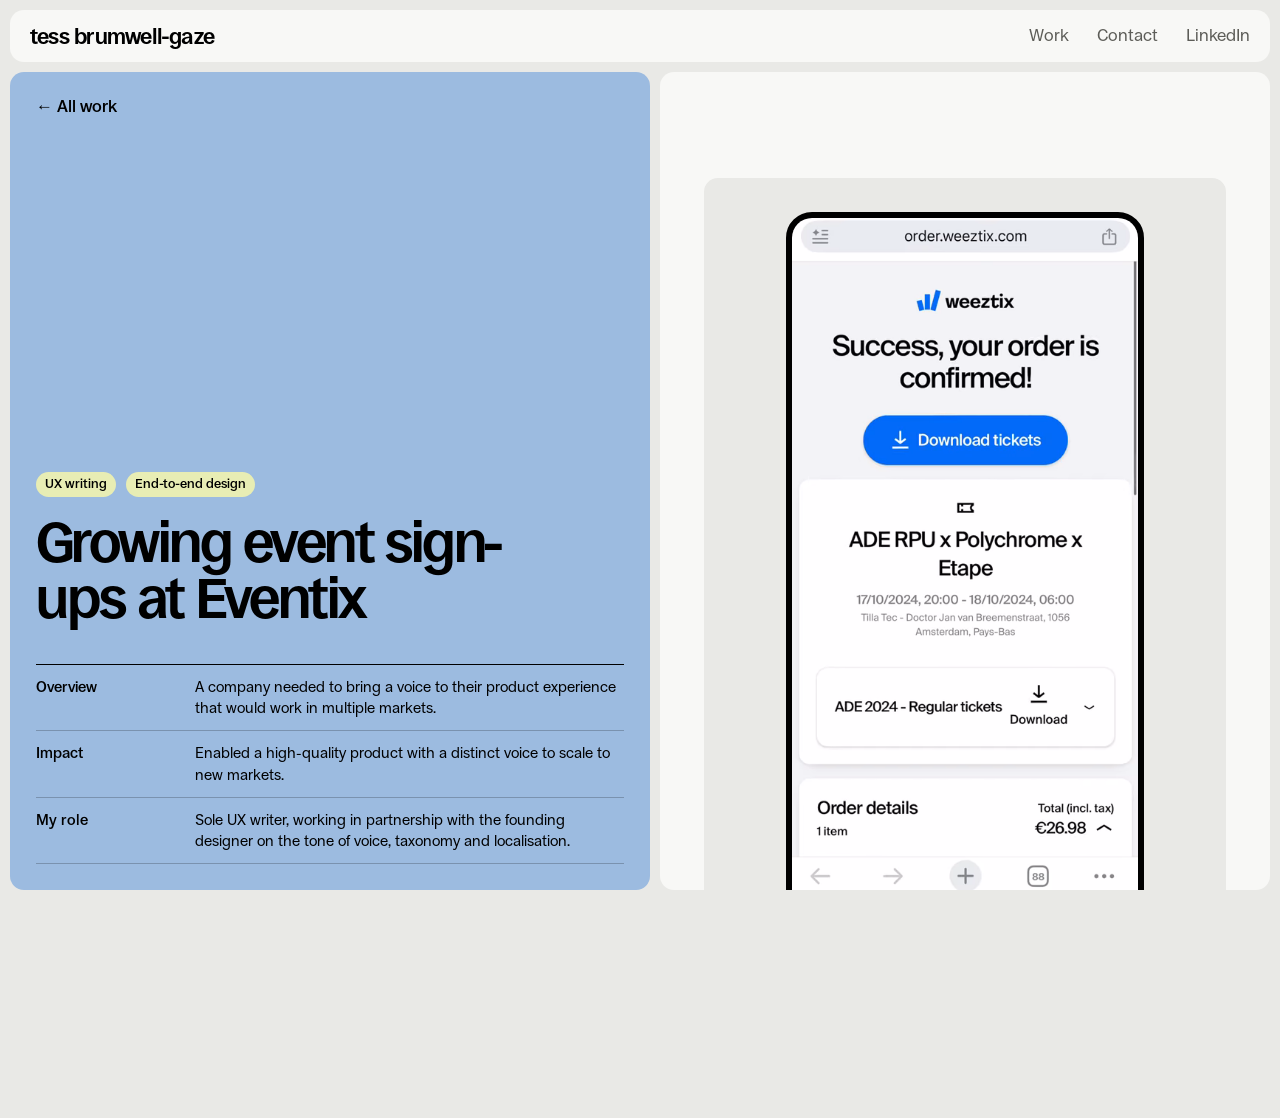
<file: eventix.html>
<!doctype html>
<html lang="en">
<head>
  <meta charset="utf-8">
  <meta name="viewport" content="width=device-width, initial-scale=1">
  <title>Growing event sign-ups at Eventix — Tess Brumwell-Gaze</title>
  <meta name="description" content="Making the case for UX writing at a start-up: tone of voice, an events taxonomy and a localisation process.">
  <link rel="preload" href="Ronzino-Regular.woff2" as="font" type="font/woff2" crossorigin>
  <link rel="preload" href="Ronzino-Medium.woff2" as="font" type="font/woff2" crossorigin>
  <link rel="stylesheet" href="styles.css">
<link rel="icon" href="favicon.svg" type="image/svg+xml">
<link rel="icon" href="favicon.ico" sizes="32x32">
<link rel="apple-touch-icon" href="apple-touch-icon.png">
</head>
<body>
  <a class="skip" href="#content">Skip to content</a>
  <header class="bar">
    <a class="bar-name" href="index.html">tess brumwell-gaze</a>
    <nav aria-label="Main">
      <a href="index.html#work">Work</a>
      <a href="index.html#contact">Contact</a>
      <a href="https://www.linkedin.com/in/tessbrumwellgaze/" target="_blank" rel="noopener">LinkedIn</a>
    </nav>
  </header>

  <div class="split" id="top">

    <aside class="poster poster-cs">
      <a class="back" href="index.html#work">All work</a>
      <div class="cs-head">
        <p class="cs-tags"><span class="tag tag-craft">UX writing</span><span class="tag tag-craft">End-to-end design</span></p>
        <h1>Growing event sign-ups at Eventix</h1>
      </div>
      <dl class="facts">
        <div><dt>Overview</dt><dd>A company needed to bring a voice to their product experience that would work in multiple markets.</dd></div>
        <div><dt>Impact</dt><dd>Enabled a high-quality product with a distinct voice to scale to new markets.</dd></div>
        <div><dt>My role</dt><dd>Sole UX writer, working in partnership with the founding designer on the tone of voice, taxonomy and localisation.</dd></div>
      </dl>
    </aside>

    <main class="column" id="content">
      <article class="block cs-body">
        <figure class="cs-fig">
          <div class="frame">
            <video class="cs-video" autoplay muted loop playsinline poster="eventix-poster.webp" aria-label="Opening tickets after an Eventix order"><source src="eventix.webm" type="video/webm"><source src="eventix.mp4" type="video/mp4"></video>
          </div>
        </figure>
        <section class="locked" data-locked="D9bZvvqkV9fUYaNtuIZhzQJCtU/bfnRDffZnNsI4f5yACT91PBMCsugURcUnlSD81zla+gmTU3t7O3WxwA/9zQSRmwPN/PxlIhszcPgvfX2LllX541eaoYm9Bsi1qtFJm2dgB9I2t7Q0cZ2vWqnAK7/an+zfb16RQN6CYA/WjENLTLPclACs+/RBkjoXOtGCL+m8QonapxRdQAJEZQmj13WNsFCwHYwign7vg1dl8X75pfnxRpp8CFZ4jY5VO7DJXAuC6FqKgSrVdkgaZ48cj2hQka9PelCYGOK//xU46OJ/ZLAWh8PIEtNVoELFV+Un9jGwwHIDVMDuXjqDy1zIkavqDopWf30mgw09sKXnnjZHwKuwWuNjXDhQuq11UX3jKAT6qsC2X2PqXQCFu0/8aDE78T/DpdxTTV+oAKh1A6K2njWy7t/KTQlYdkppkvIWLW8tILTjCkLFCiJOd//pCksQfQJi/i1M8JmIoszDQ0vnBW9gkQmo/R/FsJzz80TjaN37tqy5Tv+hneijHIBNTfXL1j1HpDR19LtuqNCLQaGk5RTokr8fvTlbPEWCiPn9U52GmTOhhz/VAkMUaF1iyHcymg+wTxDjJtb0G6GV/yewaWE1FEj/EDgYvdBHM1Kz6h8BhHR97aeIguCxinhKLlkSiB/uD5DMONgvDGU8eCwFga6qNjPkYR0UZ5NRkm+SVyahn//w9xRLqpopiZHPJadQ8CbOAIrzGrGDEVvP/465Ab92KzJ1MnMIlpO3QUmMhTKgGLpahCQ8PyzN+K8YCKvXLV+aSeJOmC2Jv5pV4ycg+f1x1Jxqpol5p6W9kHYSG86Osfiwl4hJ30nrj7+D4KGzT0uHzUlsFsbjCX0lFZYYFT8IUkRqOHp4QbKcP0KRfl6WXpFiD20OFyG9w8I8Fjj7VV+y1JCQrx7vBXE/WQwHgkt/gA1Se8BqBSgoFRN/j8mZc+fl/poLFrRU8sIawPaUzoge0IEVLQgHg74QLTZBnp5lBKqKg/qRSVbkMZuoOST11NghcmSjSB5LCh81w3OZfa5Zl7RyD1XBpLkPK1MuBzNu8icGdxviQOr6Q/culz1HE8hQhfuzjcUkd/6utxih4ORm5FGbf1ZwGX6Uz/bDQwXWhcNfi85NAW3PuswNj2mbRdf7b9TuLC0KhySw+EXS5gDsTMUtnReSLx6kRNDMsEamHZzEzWYnCrGU1OJKGDI1GCzbyeKx5OsaOkxl02CxCy3f/0APpach2y6w1BR9fYOhqq8Ag/p5RpYrG2Q3m/zevYdLqbC6rG2YfLUvEUZ1ayLX9AW06G/vmJmcnpWoKN1Rvn3KSKmafSH5+gmcnt+3EGw1ERkALgstUQwsIJ6r7TMYrdMOATPe9AADifBc+FynDoiMiDJViCAvZJkEs/[base64]/cUjpY6K8Hwgtjluw2DdAJ7V2/Iwxxh166bm2L66fSHCHhP96vHdcYtxz/Qwa9Ow9pn8ZX7mklxwv3wdNm4+M0Q2nrFto9bhDzcSMIabYNlDRWqzZvijw4tGhLD5QAMayFJU8+Dzu6osPKFQCk7RNCa//HlfM7g01uNqqX1edA4I+rGby/5nw+ApimJjUNVAMCu6Ktofd+GIqM5vlhsM1jFwv4aa81F4D5y+TUvF5exU/9c6wx25rNn1upJPJ0h3jgvKdEnl97YB7Nqx+U7X9AVVn0v6CLtW3+ySiudP/Yrfyu/dLGZT83uSlnsGCpToFwo6+XpCLHGs9ocHQus/dIut5hZMou+lNXKSKTPEwV+bF4VAPoifAJ2jftzruL09yFhJWE8LZTZZTsaPFjYbUMYf0y+tONTzCf3638Xq205zBCXCLR3FR065RG/2aZ2607sSKwlaZohnSHkxoOx6NRGgnTKuCzqno3EXXA5pmB6x8XIXvItNcsOzUWSPbKhkcnQ1wQ5uCyCHpOw9eL88VmF6bhiENxraALrAFUIzZzZMlr5EluvoATH8ThFENNUhWX9ygs4TT4VPLJVM3JuE5EHooTc/IHko/pJChdKIANsnQdgMrJaFOriUqkJ6twN1ug1gOFqKxfIv+apkP3QBTekq8rF5Tut2j8o6WNqaX4NBYK+V5qtrbj5ZWxDVDKA9Z6FjEObzaIQ2fKx4nHGGMgddIWDh17a4eHZ6zJ1u78TxnKJUtNjGxZXGrKbm/fHc51ttCKleGxNFrH/mxzOJFUu/RriczIRrUVPylDGwzwPfNI6oQsFkKGBOzvTf/TbXWjb5b4EBE7EMtxqapcQKhfWfMNQwF7ub3wXbR7fWoOES345doIow+bHIRgDw7rEv8A7d2dW1w+uFPed/8Ig/[base64]//zpWfxzFyLsodpfK2J9+pS0rdkmNXjp/WXGm355imH2OhtKL338VmII6DkaLJ4PCjKPm5XOb5gJd4ai/WEkA8yROkxu/FXMtT67XofqGLqc66o+Dvi3H3gVocD6S2ZRa632ChNd9JFaUTt6gIieg6UGU2PIn5fFH+WxLNLUvHbzFXYJO+PW5tqdi352UzPPs6Azatx5NpExKO70+6esAQ+BDVHXmU+swWfXIVmr/l4h6vqAr1EnnLT7/Y/R4OzFGtvV3VMSMEaaNIOW86VchCeYNGCbQ2WNWojTKwHx9IrPD0hs9IONz8ukJqEJr68myRsED7OdBuP13shjHSu/Nv7chXKHDzI5bXbI/R6yla4jENPN/vk5mv+s19QNNwY5InS5BVDFOOjsQXLpCVDrh4wDJ1VpDfh3MnF2I72bWBlPOBwAoc1HvtSHEubhDXSKokQkwFmY/Q446Gbppm9DbdB+LJXKoKZ3vnGfvVfpX0TnlYECy9felIc/6ZEr3DF581+rFsPfFMmAlDa76MUw5yVCe85Vox8eV7+0RodkBw2toXPKKu3J4y9wCv4jax4LR9uEeeDTMC+k8CQMKTzENdAsXwD62jEcFF0Kf2MGxG6Qakj1oCKNtD3zHzr1UYF8B4eT3W5DCa2ZndIv+wJHZwdz8YtPACLPM72AvdwIF/jxiud+/BHSqgyCuDgv1P/KT8yx8DcVU561KxdZ2RQaRKAmdq17rE2Bwh+7PzRcAbWqYlSUU6qw3phZvpXdjkx+NbqB7ASFCLN9YQ7q3+GZsBC+4bzKQPbfHTMURZfngeNXDeOCtOYZ168Bw2LbZGnX9na6lyzJU9fqS0QPH0ygpiMG0Z7lx8ZL65qiAxKWzXN+8worvHWAbU+TB0kFM/8M+iBFiCz10OzWm3vXE69A8D9UolcL7uPYXGHOkz8aPoo065uXP4udhfbo9urDdqkI1aCutnePaHrmwfjiErZ6WW6mqmRp02DLsNPqCO3GwHefpGTqc45m0Az44oRgeSNH1NPyciQXTQsWG72OTuiCByRA2JxYIL1WyikdDLvpWqZuBAibX6xuVEUanJBGVk/HmCM8t+TMWR+2Yt060vT3DOUQQYC86nZfwDdx44CrKYm0JeoJsfwfchuDzoflmwwTDpRDbmHCs1NaAWweb3f91oxQ24czcI5P0PToNkABmzj5KqqgYs8ktRuHELsQof+mLvjYh4OEhctijeS18pFGA/+/YqwMg8FNM/NrSkjNEC+6q2alhQnk5i6qiJAbqquRUHpRw7z1jgYiGEFnScz6Uce5JDZN/PBQXexHQontwduNLILM1IQAkcfCBYQX+ChQIioGBUBWquCcDyIdiT+lvBt+Ux4TTUh3oRBbkSKlVRLe6TjDhvrKhf9IkLFhd3HBe7yXOXltEDf18h0LrDr1vrd15GYq/PAw5Z2hL2bgG7TgF/mD/RsPL/[base64]/qgRMujBzN1Iizn+Ra+KkkPVXS33TIQyVNAQcFfG8TQ3KPMW/Ieozh13vQI/0FidXUTslEOEMMQIDdOwB5LPaJWt933rjAwGpQv0+fXxIuXkik/9eTIftrfOcDH4lHzI+SeJz5QgXOddjM6YukoUCXgsiJD33rD/wrDMmqs104IHt6rJJWdABX1Vqt4F0ld7Dp7ryd/jY8WAM1x2Lm5AvY0wUQk7swOATyAUNOj+CGMlHoBo1zTAMSOn2zfSbql5noudtVEydJL7/vDV/WPxkmYMeYUnwADWeUxzwMgIAg3x8GpT6somnno1X1NfSIspARrppK9YdQLoQfabZAwTBDw/XGMh3iz5NHyKl6VdH7GcFs35Y1UEwpTOStt5Sn4pRi+mkR+VgR2rjN7+Q1BxY3Mw3WtyFwNCqWKqiDPmWtXX3//6X6XEb+H+s17m5PxDKl0h5nMpMR6c8IJnzfoxLVmGMcL6KTMaDuUw1DJ+E2QuGZDQM8LNvdxlwbRBhpUubKjz7FeAz3FvrUX7FnMFfz2vkWF419/1XlzLltUEe/xUEue+Ton41dK9VdJCz7hTPs549XqsNGCBOlimJLQlAkaljLxFdPLW+ks0uoRPIMhonH1w/4xoLvlTw978n9gIJ3QRvjADnnR7+VwhGGcN80CdsA2Q+dOi8fHQ3CBNjMTu6vUJvAqZHYmKGwgH/LPnwAQME9U/S3rGCBtVckZBQ+RgGtWwgdrUz/c2q/B51W09yqDztfH9MsLY4MlDTROswYvFBJPp+jqqhLozVsl2c4itcrWv32B5gxs0WUH5pDoOQMd9V/2fg010yOk1V8LTRbDSTd8Ezs5KDTPjZkPHhDdvSj3vP0KoHH7ExvR6kK8UYlM5z5BmDs3WjXaOPZc4bWNcwyyz68KkxNUwN1DWRbgNQwaNm1B9zHBUFBjQX5aCxhDnVCBPIHvvsdSyMZoBFbuiHBiG01NT5yjCQE/+gJamDnOqwva/SADygsXYsEIFxSr1TLurJtaFugQOJ7kY0Kq/7tNtaIUgLjcJlEXxzlB1wBS7dBgAEuDm4CC4P/K40jUSnNawonqgdYkRiEP7YcX4MAz1BTAi42iYLp8kfOq3bUE1CdjkD3d4jB7r8BcnBC1F5B5h5J1BfXoE93QJMA/rXcE7DMOgkYX0ULEEuuvUe7UbaUzLbn8Yf0YnZiEGM0o/V4jUjZW9xWEfSFBFh5+Ll3XwreFDbSmOHvWSCAFMja1Txk6e7K716G33ql3FbOtEJXs72Ry6a659oigvehN9ItJRvZirqJK4+wQuYfbJkco+2xpj3yi4dDC7cP8P1210cJjPZULMee+fsaDpY3Ruh5tOXHLgs/REzqXAgKNvNYeYtmYREzb+Mj1BVOiCVWu1yS0hs5DW0ug44pe1BDXPCAxB8osdsseUkdCp5T33OZPd/YES6RE8uIDX11dTbK4nd3Jyp8VGBjJ9bQ1PFPEosPjiA9/8BcoGrCIeyB4GX+2WKTuF+UvSRjmWF4dHRj2NYyrVALqWSf+iy0fYKfAk3OvlPr2+Xv2KMq/u6TDGkWybuuhTHuNIKBZXnpNaCiZn+ZNzwmCCs1dVBQCC/UhIQ2VyBzSATwobNWgORzBpdkEaHM8UX1iQHJeBcd5ZgPbPNBd4gMqhZ7L5LXMtSLBAPOpuU/FIFSnZ5JXxdpcAXAsoxo4WGDzJHpeXadnPH+boBoHCyfOMmysBbdfr7QfDBfC1ICVtwfDCMjuEEg9S3b1LZW5Jq1zfypWfd6odl8L2ScNFJwDBlEhyGWmEgfDEdH/83SsW2fLcXQ/hIiWfnY7Ye8FBghwQNUe6wcHDIHgN1r7ZZAroRr4O7ThDaj3jmkefzzlwqPKxXRG02UAQgWGpZ7AoFgLEXesaoVZOWNfQ521l7q61Qnqp5VHfmDo0cp1LIw/XUYrbMesSEUmMILECneKwSNj5n9Og6upIyvKCTZ2jMOd18qJeL9p0LtpAvPC53/BXeHys0ctf9KKoXLCXI5x9X2nnlvsZtHQtQlZkElYPYEnIdUPXi+pXoRFmhF12heB+0RoxE4J2Fz64qtVNwoIrbQDH0dQ9N1CE2+d4FL2CCz3WynXQN+EaCeV1EAajCrJq68qpqw3AJ9j8U276POduGYvqOQUbyVJo/gxA5t/vAnPQUasQJVDPrm9EgPRCWmgM+FuSut9vOBu8WKTIn+PRM0jsX7RR4IPtrL6YHyTCn3vX/ut17pqKPGoW9qbW2NmqshpUGN5QEJkp2IMxttw4Ros5JB0QQWxsaSFYowgpiFqF+J9qPqEQEDwpRvVCbYIV9fPpYuYQoGgJPSOxEXJyCgev8/G+VRkwjXSePe5FMdJVuPFMP5ZLYr82+ShDgapUhNMgY4d0WNlWKsqOvZQx5lasNEo5FVRKAiBHhnHlYzVVtIzsEEyP/qUzJJYOUc5dTkc5q2pffJ7UjEfIB1llXJihTgM1M5KBvdHOZw3SDPDUwnMPlI2UonL7rhaurt5iJBfUaN+b3eAZQONgkEFOmuIoGSyoPQSklcCBNSGPM0pOxjUAWev+rzQtzrSzZ54Bf614hzPMM3McqvAM26DnEyLdlyq/3FxthRlGWEVs233QKnpSaAAmz0ZJCg6EXcUysTD6DyO2ptz+rc6jw8Is6tgdp1pYmQQrMg7xrA6UjsGAbdeAdliNqqRXj9ltFPTZngx1Z4xxGKMMStVe4Ktn+u0NhYHmzSWgMz2spl95hrpxzUxWNC+Sh6cZtdHW6et4nsU62bYMlUA/r2WNCM14bmEdmbOmUTujLc/uIbImRR4VwUJtco+lFgPx1I0h+ulu9/vlRlZJM/+tU4m6Q0aE+Js7cz59PeF671rDbMLvfEUR1WeOX7iXfk8nWeoN5gdpFJZTAwrU/T+6GVGLTS6Hvvod2tvazyqU7ibivTv0hspT4OaVgrA09wueIcuB4kcfxa+XAniYIE/DlweO9gbR8dL8hx/JSVtVzF6V8g/r+SFryt5G+dbEac9I02YYR5zlZiXpeDtR3V252R3jtPuAlrhr/JcIP3jiCvTRruRW6Cm1tl7teCvp5x+YQC5qLXzeY4KWbxGTO9xRaDxe5T15OMLY6XOnlQNXjztLO7sCZNUj7YQxSVQzFfZpwSI5pcz/dmCqjvevW1gtNDkrqpywfukXvRLBHOoO0UpVDwvhMFN+2Mt8/RvUFIJYZqQ65057xN9nrV4bBrGh6F1P/dfV5ULN/ujteDzbUhDHwIQJwPYMszaZpYVfWyYk2JXBzGmV7SjplPagE1iATP7POUrW9IC3oPZ+gqMpg+W4kOKfXHxx3bWrMAfXgspmtr14q6SH5a9VXSdYj5zizB92XuWw1loxXCAPjGcLZsvqeyFBf7vzm7KSb0XlZcn1mK584XxoqgFnN5Q7DtOxbUlXtkF/uHN0gSnIBFLAmXVDtc5UIRDG/MvxmwMpLbpZoLHVv4t3HK/t/WmFXmsOBwZa/j1+3/tE6LrtH76x7d8UtL/OsxfW2p8ahfcC1EKLOukhw7sUbva1fOUwePu5DCuLFCCs2wKodKBa5JSmJGw/GHCraN7xjYuAvombL7eUGiQ2cttSvf7GtG2czqXsBWlNHi3tsTE4ByK0PK4igKBUhG6DZeYDjhQKg7KLFv8dos2izx3tDo6UFTW+1rKIGDvUYpLh4wa4VND9CdH+03Jlei6VBSSP6dyYzS+FC0ai28KsFJWyC0JNaRQ51h1DvoGL30tfSDlh31+AtIv/WthVJAtzfsARKah4Ve5wzaoblnqkA2X+spzKM2DGwnXRGU9UPtG3loQ3aDs8hi2rjQ+C0agOrp6QJBf6JwErlgvbwTZJ5dM2sCL7yD6OZanOz/dwOmouKx0qNZcKB28w2Ul+4onwyqsbx+Ue2vyXRp8WogItdBGMtEP8cRWhpgv0DY1xx06Q5npZM7WeKJQUyzsCoL0f5OFjnyZA6sGQyHTvZ+5eeRWTy6/21uIkmabmnWObOOkfLJ8LSe5Dpqh1j3OVvKniTW3klZ6dhDfsj18yRYEpC/AUyuxhWXIp1FQQQA/tyhqDW6ek2Fv2vAWs0ku68xZHTXKVemmbU42JTx/uS1NDNIfzf7/ksQkElRPK/bDLjaRBEcMpr4/hJQ1w4rlvp4GvW32TqZlTH7VBEaJwOkExeBkLl1axOiYaqe/[base64]/EjSLUW1wBqZiuZBcuvM80J4eNfgR5j+W69uJ1P78fFyNZKoTDCLFoHIS+nu5U5XLY1SHN3LqrCgpXdGdPkWem2MPgjapq64zJkVSyobomj3fqOp3iIrt0i07isNCGBD0H/40jBdf3nMwhwfDcLrBZ8Sgl8JYdekP7zKBapurz1fcsgygUcR8lzXOJAuytdCo0eMj2uE5LwCdcvAfKh0Q4MiXpjIvlYDKRXj/r1GZsdfxZ0ohTl7D7Yka3rUdVLI9hq6rC5hduuuElzpT+wlljkTOaeEbFW/jQcPb1MmgbLUs0DwuaD5Evb+M4B7/XbMXZ7EYY6i6h9GqV2YpVYDHz3EiY1UDQ7uWyPzvKOXgjf/hI0VF4KQPiwlq0MZrwuVg/C/[base64]/OpuGyG0wpv2yOl1VLU1uMomzQYBS9NOLdkQnZAW5ozXD8nefOTtX2nWXoDbVDOBxb+RYX0ld3SSyvkAGNeBj6lQaQAiStkQXWw+I0FlA1fA3ixIxjycCBm4fQjmHklvxjMPaLyzyK/QI6aRfW0SPm9uDEplD8iOahqfsmCBundSB0EyPI9/6lC916e9SgEcI7wutaO8imdnE8ovaPc39p1dEVKWNRiUkM4oVoMo9x97ojyFCiXyKoHi6hsKL/xy4QkFxQ8wu0mR90Vfm9b/XNkLp4N1MyVxX+kUx3p7SWB5g3HSdHx6NDXhlQTlWlffQu1rmu+ZXAPfjeJV7Nszvje6KriHl7un3FzrC1zXq6BnEbDwgHrqt4ZYX4VoORrwxgHxg6XP6Dlrfl85XSgAaNBW1A3LVCogD/Y/QdDqLAsi3Lcl6LUYI3O38wr2rv/rHzyidSUufm9z3yng/GSUGOn2Fyn5VYqmbvDk+QyF+kl2DHXBuiGUZGqYUBCzEVdwl1/Tzc0sJSXlvtKHFSG9/67qmkiLzVXLL3CpmKa0GZ78MGT0KZosRhz5hMD4VVcIHSeLyhMhr6qBaVpIGns74GdY2bKMs8FQwAhiuWMpTDQepyh5xsxs3LC9IL6tgoqkAW1VpL6QkE1zHCinHIqK6StezaLUoNPSHy2lP/kWXfKg5jTlnP7BtvTLGCqg0jGaLuYcNUCc4sriJTc+0uS3Cf+h5OOr1Z8SUppGMBI3dlLZzmgLWeCP/2F29u/Zv9qmGZqN0gN24hJRNCuSOGkWRuYmZTLi0LdvW7/y4bbWXG0jjmpD6YePHIUlupc42Lkgp2TckyEWdmciANuz4L2hmbXpyYhGvjF4GJv7qhhpdcGJnbw2HFcGEIt/SFAEwCdrwfA1ZiYVAt3HILf9d+iJ/UjOTvnzfgmFuTLaspK5S0+hKqzctuzLfLQi8t1OC4rVjnoPGXATzrv8yF6tQuJnIwyMDzxXWvKfLutA7DjVzOfKkui5NLLObHcXWMPgcJitXmiGyXX3zhjVIJOh/NtYK2CSklHnY1HGsPyPZjKxqA5V8N+XOG5gH4BqluITQHLPoFDebWHD/zy/tENS9hKllldCTy6+6W200fEB339ruMmUSGRpNw90Eidm7Ls3C1vM+KPI/DKfwb3q/Zj5iXpF8LW9svePv1se+uukSpq68Gay+XYpq9oeTvtBGsra+7m9iMTqpPTVJr3CXJ40p5odFsq3sLdjZkDKGIwAgFyNbcQpT8/22aBfGMKwMih8rtI1EugdQYq08yFlK3dlcEIPuAnbZpIlyiADFfTs3F6GuA5noXkAGVqsu81AJq1IWl6vsQUlA+SQ7KfCuUE2mCpOLh4BQv0BqFf6/4KCocQNDCwL3bOBaMl0wSz8G4nGgT3sgeDicEWeBJOGlQRz+YxK2sDlwgPY1lSd0sF1skFRW4d8J4fJStTHPUhAOhqQnKo8ip/cVNQiAm5PHkf1Cr+bIqPFIYvVTSF5a3lY/LMhxDMa4dlaolYsFLlLdO9drat7wzXRGwh7cVolfH/Rbqh1HZ9ASoSJRd0CYKnr/rX0h7gCD4wj33IauZe5sUFxRKqbqgL4iEBkoj21PGOFUnya2gYPtVKLAQULJmTP/pPmHqqKZyA0qZpYR9BH9ZMgTphcI/dwLZdSq1/Fbhwg03qLBbohiccSbD/c4WRwaI5id6yPFuFCLmvhPOrEbdR48NBbuA5Amae7ySn2BKF1LQEVd7KayQWkVeJDqvKIa9tCAWExF1bNTw76QUJl90kO8o/[base64]/srexbx5WvyM+z/cCl07elwDI37rWyGOOijvchcQ1QHdTdCssjUTXIn8CPC6fVSLOL0vH8cSr6p+ChnUm/V9LI1T3eVAri8lxBs86Uv5NxDBJFK11R6aorEk0mBLmAvlVDrvxlVNX3Jems58nU4sd8FX1pG3qnhvWlHGJHxdDxEwzI7GWQsc5QU/UVUyLMsm0oqHuRePp0UPEhGmcYpnSuqzLEYDOOGHBwHaTHk9ypnieSrK2cQD2+Rv9BvYhMVI8UZqghryv0TTA5MZPT+EOVMPrvJ9NzflALKMr3GMhhJwclKDyBu0CPqcrnlLyHxyBEyhjUD3XY5KWrdPqVIPyc+GYOkRj1H3Ghls1uFY+fQhXuBs43Z/79Ti/gmIaCqVRVBCTlACNwuG99u2gMNUcfrGOgq52zUy05fT3RrrPg/a+u+CKq4WTEKcUA0Rq8fH3Rv19DUFfkGrwVk5iGvCRhYvlinTt0W4Q2sHAxPDDSYO+KFTnBQr+oNvPZWahnrmCh18Oh0V7XF61Y7aaKOgt4pBqUgBUexOj7Ss4waeIl4qUXgZJW8eaUE/9g8VK34bDbfc7/ySWdskYkyULYCRZo7/wtFU+M6JpRtQAmsm9V1DSp6AYaTcb/3ZpTcw1f1C+CvuKT2qHaTq85in+XIYbXqz4tfC+PEfathVJmz7ZN3sOmU6wzVRM3+vbLINsIIpDlWzICBubN3uDTDOS1l0K4Rhb/hys8/QLVYxUXW43pDccPhipGvfQpw3Ws/NlllUcgppUMj910uTzB81jAhVQPVVm7BCO/qv0FvwBwsXp7tOZi0JCZ2GaGGAj0j7aX+6nBFxgP+HNC8X+cnpgubFjZgYkSCNWEUBbehXd+K+Hdj0HHZBKRBDyvsT8egnpiwNzuXnas78Q66CqY01TCOjZnK0PeGf02tygQi3KrCfwkDw42skaMsiOMNtdOMdZyOqgSOk0UvnBqAZA5qAa1k4rE/xpPhKk0SPSii0ghhm4fleRcrxfngaXNJfSbLAuhHi5OgGd77qz9GdaJFs/Fm9+5zpp5/[base64]/UJzZVyPIa+79LS2Itq37mM9LkorLI5umfrY/DT4q9FZd2KM5h12VkNS0R07DdjU0voVCuT51VBKTYFcakWPaYReZOopXkO+YDeO8C1TbxYw4678SyAKxHwNgOH7KkzvIn9OAspLOglUqAfx8HumiZZPxSyg/HRj1wB+fjvlsxIsdIMfsuyutHkxts5gt9H+R7A6uIEiOTEnbLrgkDGDzzpX3ev92tS0T3L1bd8WVFrdR1jlTGyzcmiIA12iXW/TP8sUl6jYTSH2qgb0X4xI/99FbGZ7knB1fv05lYGsJ7KhoE0ijnjL5m8Gv7ZRcvVZiSCQE5088xhQ3yqSWssRfkrzKMVmuW5EuD4RDZKLphj5CI6QqtgYkYkQMIAztSPbAZrs2SXVohhGAjlYKVAVoRUl6uOa2wC+ZTW4ibcFkkqXBhvJ/SMDGsd2WvkDkk7ll4g/mBmxPOMH5HyOvI9R30OYPCx/N49woPArLbx1Vx2OxWHetM8fiXwYDedrpLABKUpisXp0g73g1GV6d9FRjFsEOu/pFlT64gPRTur4vqEcLDg0woQQj2OWcF+C4y0pH1aJsD2hzy0CGyCiZg7PDHW04bY1XZbmVgyt6+BnorMQQsah2hIyp15q2l6XXPOG5ZgAB7nm833dLBvaEd9tjRq2GG7UlBYXY4u8GbbeGYrXmUIHjFja4Qcn6D5HkP/0RsYr8/8L2sMD2Gd0nlKKhL1C4g6kL/pdntTziG+CKrWgKs3EY/JqjH7acVmILbMoaaxkwwsEumMMfz6Mbln8RhbZ7Q/p6XXL54UnuRkB+YKlCruyXEIPLonz8KS7EPFCLQMw2V+rVdvuw33smXXRhXosew5VBSP8JAG2hzuxAi4hKY9818fV9XxMjcKoDtS6jNmBWVhCpzAaoWU6gT7xQomjZXA3vea7cLiQkCvwPnnS5AntVxcWZrgTsSA/ncB58whLUkNbHLBLPTlyr4WFnvych+mBSMwXGnPShEmTJyZGMlicJwSao3aQNc1Gaa1kLfZ1JNAdOBIRI5iuwzzXOU59mVzsWZAJsNDAHJu5FmkDAi6Kfvxa6uaEW1vODoHjETGNuIAa80WmPwu6Im/myFDk7kHebYvOWkWUGC/uNXzOGicDMJ377m/u479yrcs5vo/4yUh71VOeqByJjw0NEws3ZYW0YwISOUlgsDQB7/6JZ3vLUKquSlzUNlib68tg2pTS4Vjh6ooc2IkJJgLLiPJrA868HOYH6iod5VWxp+B3ZmTfTOlPMpR85Qx68mbSrRO7DVOHT/4BUfu/Uukj1FM/hW+XH7TYcc3B2xMeoRFhFONudRVQiRfHMgbsP96NAV9FCgDb0dKOhv6zb+P9zgJHb6mgcdGRm/2ztfhR38i8nDHzZ0U70T+04UOwNf35FRf95UweXSb2vApDe/MEaEcWw1pJbs8HRJQTsB5ztJI2qRK2qdWEjVR3IGsTWdCz7Mqo7jZ7kGQ98bGUFDWk/7Ny7vwBky4M+1+il1KsCZkTLC/za2W8zOjj2RAOhR+AkLAr/KOJvPmQfhUTe06/3U40hG1MWElmPGCmPNVgRBiKWjea1cNgIvpbEHJlknnphHgb2rOSXAyp6efFIdA4xLDXxRu2BumvNM9kok8H52cfJn7Sw3pic7OGHE76XSbCPuctq+4ssY/g7C3AkX0+Hqk5q6w3A+tG7IaQGmF8Dc5QGOfaVS/7iX/yOn7b4tUs7+/KdxA3UHamM5roRmxbq5R4We3li1GTcHOHbASW4cDtidqoW+zA0dkJyzbfPGaLD2IPlRKDCAZJJgrCRUvA16xyq9FjAfviZ3TTlF+Rg+H+rLonC4gYMBuaoWkhY44EyOlpvSnzYuIXa+cihWFmOIh2M9AfxKQqm1TwSVLel0Oz9R/3MJTlIetWKtSihiqNSOs5qysS/Wb/Bs+fV5cC2vc6D6DfUcUjZUHjDIu2wD9UYiT5pQItNW66wehGB99k7dcHYm1Ra9HNfx5OsUMTTJuPb2BrygniDtTjhm21w5ir5GuzNghR6h2OV33sDjvS6om6I/q7JVaaIiXHzHsMJ+olz6FCLyfDw+5BLDfVNz517p4RRo7EfZ2WJZYb4bEG56LRAGZAfZUjIbEvk/p88pJiWt2l4zGlc19086F0Hd91GGsshQEzN89AMlzO3X9Lb4RRwK9VuwK4y9KEC21ZmorHkIgC7taLTrxDhgML5982wo6hc2zJLYTTgSOWU1VzZosnyWytau6vmTfATtPWCa0ZVAYNmE/[base64]//D6x1k0uJ//gqe6/P9LvWtX1AUBhNeATMHVkNBjTePW1WPD9kFYVWay0cHC4AoGJ1E6yOPnX0EZbbbd74uEpmtqTJhVN9HtDlLPsaPSXSDmr3/80LIg2jD/gKaVZAw8cczV5op4y/m68tzx/qvXB7rUMTIoOEKmUkI5Etwddm5lOfpSSYUsTVqj1WtdMsVuwZXgFcJWtypq1XKBy9aZ51RdHBbmNyTpCbi0p01A+THxcJDkZ9ohjfZQ0ZqoDsrsZ1b38du0bZ0ofZA50GTtT1jlJJMe1baeHCh9VXoNGHV+mUEViItkj3X7sjbL/xHnT24FdxTbi+QVUkkbWLKN5pCwtD+JAIgzDnRzU2GE6WxIxUoYwVRAZFkrepQ15GboWIvn/zdsgHfOYZK4GJ3cIkB877Ng/y9N9+8AoqLBO4lIXbgTz73OFLOyOux2vEqm+ah517dndONEsH3fdIQPeWDF7qGbFET/oX/oGTN854NgYiKpMie3P5tMUPAZ8il1JZurel078NqshijxU8z6qhWk7KCoqpRAhC1KW3jPZA0A8KX82QyayWMaS5ESEHqNU6B8YcPNTp8r/YQ/XluRJh2Voo24V8iLmyLcljI3/hZyGX7qHkMBgaF9PHkmevFRiL+YSzmUhl4gT4h1U3fR5h2o//oFMC/2/[base64]/rVOqsw+fZaBp7jfMjdyfyHB0BeIEErpa/lnjP0AL8Lu3AWYbyqp+AEqOAYw+g/AS2PjOnqifXtkTdQ7vUSsxfHOFtPK3IAcrdFRLdrzD+g+Gs3RXQkGfX6iierUq7iaO8SZ8Mz7JeKxAvI2LdZmy0nlYfOljH1rex2TBDf4pQuJ6fffvaa9NUx5vhtfZWo3rwgBH+4pXkTYk/0zgE6CUoER0nuedZVOxzUiOoR0vVUHNvOXeMDQFglfANTTAsgw8e1QwTmGh9w1WhCJC8fH5OI1oHke1jVzLZ2jplZDbPszXKq2Lc0eAadMxqLLvRaB7FRnYhhwUMyz6P/yTARHWJXFXV3iabKL8MaYoPiYmuJ7luR3Q/HLCC32jdMjAGDqDo5OxAAPpVMtsvuif/sANwBTLX6xNRaVvczif7wv23D/CtEXceRfinQi5cK8fT+VYVKkn0lzJHxYucci7PG39U0jL/db/cil3Uj8AEn/MAWyuSKKc+bnAbD2PbZ+xXG/63jpiuj9801LY4kPSwB3uzqxunYMO5Ef1OwZBc8qrSBxZkhR8xt5FD1TqAtiMB/RBevXA2LCDLV6FhrBgklXt1RHSTAxRTxKZj0CzdlKUkOKs054xQEJayrKpP0prGzCuEJqJicUHb4x+BsRx1KMBVwHnH1y6d4f5H6qYsA1nx/XSTxC0tiIXHEL8wNetcLh/aHDa0NZHU9sUos3mnwibmvU+XhQnqc4HRdx+Swj1cnl9YIqyRDB+zIEtxnpIkcA5BB+OvQT24oRF1S3O3e/sTp99DnUD393D5nTQKI7FFZm3EpsvaX9Nht2sI83nThoJkyWWWb1DmeCfr03Ghqx1mCIzr3PKjWVG0OWN40cox4KtTQ0aB9LK5vfHeMR6YOLzAkp7/I75IHF0qeKCzJF4f8bPbSpcll/0t5ndO13WlwXIY/XTdwBEYftQe+W4q6A1gbfH2MM7D3XzRXi+eLIwsFY8PukIwGzMSbCQJyErC+Jc/Ix+1pUuNp1jemWyYj/[base64]/vMWjQUpxu8glh1ILd5jveD6YKfyl+NEOnKT9ffqFaoQ8qh3oSa2c7zOyPNmVKjycmwSJ0r+ONYVyS96GjqFPQpuxho1kVsukiPNDXKKeglcFJswA2Lr+YBCfbJZpSFMQznr362YfePG2euHSCuU3RvpnvT/LeHmSv7Btv2TTiyl3RaOI7hKiQDbyAFmD7NKQkKeU/wjzcrzXucINZmgsEo7gkhixxwB/PcmsiODPfJV7i3RkuhhjaDnA1koaMwliL02ljPXzpMQbAzn+LM1jtYzGIfGyX/wLd1KkaN48Y0uxuNMxq3azblnaXLDx8YESCnP3yzU/dU4NWpXgpFnrMTSUZTcCIAwDK1ey9VkTysRH/+MTswgvPdI8fw7L9g+0pQRWdX1PsFFoTqgRnaYx6B/Fgdz87ZLKaKX1z2n6iY6h1QnfZHOWvVW7f6Ce3EiuuwA2G/R5CWuxv4pSNFUKi0xxO3FTG5mJgeIMIaFzr0NdsoCEZioFY2w2Ssr4FcJJG4u1h2t/7MUGrK/CCh01ncEiHQy4/fz9cHvCpJW8uHO0GSY6efiX/nm/+D7zSw83Z5ha0UjDA/67IBmSHnWlptemodo/jowEL7uue28FdhNuCXV8acEhZTX7Fj5YWaeFG2worX9QpE4g7kMl5e6vouCBZA2sxDCfTkKkcs9puS04AV2uBExk2y/B/BtE04ak9zbSb9/eZ6uQNU5IKwVmLZs4GQzM58cFFNamv2Cg5FC7tXtNvG3wHJOHVRSANw8Bbza3Esypk2SLLOIcP5sPgubYinnSWIFjSFFi8wzcgSPTcGsWlwVdA6h3VALo/495OcX58u1mrA1c8mTubtBqn5o5TgGenqqQEjU+OXVPmmOnCH6i3n1l0/asivvocH2BFX0nTeIfgy625hjrAlHF5HRrIBi/QUOEPnJjWbq33skvUMB1dGeDiAuBZtTNMtaT9HRvHQsDa3KeRTk0Sjg//OQJdxm4p3v3vy5aeV3bNk7MEU/bb2Ry0BMPUUuS8pkBk9Il7rA9bezG2Bps9rfUCM3k3wEPWa/3jkeETLpyeN8edK5a73/5nM44A3MN+PUKLoDsjCErzOTCIqGb6b9Xs1nRoN5u2scmWyVY5QJ/y9KFrQbXp450rSBfgc6JSooU9e8UFvUGFzIquVhIIBoyxNLFSxJnTmVmOx3Debn9lGP64bvcTHRLunjRfqBBFR2Yzf7qBFp6UT4+p3/eERkQkvUJnbwjXpP5OFTYIlKv24Bosgjs3HzOmW1xaRumWlm7bUf0KapPVx0AlO/AJF9csb5cl2E08mzGTcNLT8QdSsDSlVQ7pk6yjpDMw5nwKlw4BcyUmz4bjkzefgSgJVCWZGJueAUmCNCqZOmMk5EMlJDhmDtpy2JF5+9pK9lyWnSEd+2lRIBUT42vj64dyOupzYsxx6xyMyjJq3jpwWkWjrB1HSBfqY+wFonM2Bq58VcG6iL/4KK2ngJpudiiD2teoJpw8ZhndITEWZbS6+nzLLUQhsxPcPvpBRNVxS7HmG991IwcZYpRR4el4vzeT6ULx0jvZHrUz0dITaik4JAAppdEDeY78a28TNvSwQ4eZLVy/0xq3VYLvs2i0+F84X+dwzlwfNrBbJytYyM41hUhSVq1fQiFZmcwDg9k6nQj/ag3AtFQD04LwiKd5stMOwNV0aunObvJWvocaJR74VBTV6UVkvLNf4a7SF3/F96QmZutt53Ad8C5v0BAaxPJMffnB1L8sQoyhNKp5fUZ6McCN+ImtcfVBlhUUU0zNGKK0ddqwA8w+/4AVbGGt2YMvrvFABpQVErNNA7nwXsNIP6oUe+Te3/NENC1aus90dzZVHdolw/JPzlf3pzVAIhwHlfn4zQ9PSFI7hhuapX0ntO0uclSPwnWwDdfCuU5a3jgjgfFfOxq5C7RMIGSP7NOmqIEZVyHuzadH2tLCm96p4fZcvtm1OJa4Fy09U+JBpplFEsX/[base64]/9cv/12VcbcPcUMk7CpF44c3+rLGt0uRdlttpwqF51w3btfA05+g1yjByVbq99IL5Fz8u94N7Fp/uXXIIRd4tFy3iJyvwnntgqueDAJHDg0PSKbCwHV856dpWWXujWMyaxRVr5bLSdStrvdFA09tfWbH7nB4+sfLYJExM5sDn/X/ITzRYKLSd3Hed9Gx5YwOGN9ImcuPiQ4MwTnAcfMT8AOxRnDal6FsDFs1R0U9Vyy2MenPkS2Xa6LrDdeBHC66mBBVlwgx/HPlr6GMLhhrPpSYJTeyc+WUKetZqkwpVBqh29Imn7612l3ovSkBf/GdEqcgCcnSErDjGoWw52PIXkSvSRWsOykvXYgtrT9euFcNE5TVt7YMcRvYBrG48f9Pfp42VYG8auUiDQKGdIlYUou5e8pSoZRZFXT7zRZ2t6+EiQxoVNCb3Le/4T0Ms4OTno/4PTjiH5F44nzmGf708gCHHGkPn9ttV8pfAFKxjLm/TOZRh/e+lBFODauuhcyB8dGSqiXcLUDQNHIahbpmkN51ADjmUl9/coJomwKWm0x6hMOlqSsG0pkULO89FqyEt99xTQpU0oWwkYWqSuX/2QieFdxx7hODyNmybTSQkQkaGw5ADTC9KhVltkczVIXbazXV1PABRD6OffDGzM8Ue8+XrfZymxUnRb4vzlV3KuKFE8+wPSkkefTVLs72mh3QqhXppOCB7a6bawOCTIij7UsbNsR1f06kaTxLv/Z6ni9g2PGRs/hHsDT0okDcYii1zNuJcPbyU5HUxcVFRxY3JegqGIqv8hsrnJed9bQKPWRWvIjzyQofEGe5QEQDCjhOnA1vykNAllZBto4Qt/pN2VeZpZcQZj2PdNLzpdSTG5Y/3YnguX3keZJkbTl6keIda0rzjQDRQpI48usb1wmOohB/fOOldfwsnX2hkHEA3Ts2TBE9IcZ62Xte3LkoBVb9jCFsHGzZXdygijQMCgURTL7NQesLCR449DT1Z3trKfsnnpDzHmlQk8Me6HaZV/uUhscaQR/pA6WzoEktHVGCTSYsRk1pE+7HLvFUJpGtz9wCcYvQYACizPQ0a/FbLcuQv1Px7ub3VPOsGv8tSE0xNB/Mtbgb0em+K16zo6yaJ+/A6kKATCAeEeNvxMhjmv2fYrCVo32MbJBTw7zUqa7o15xGBZbpwqv1pXZO4F09GtDBD/jFxQI3SpeW7XkmIF4TOj4OeDWsZ/fO6ulCALLJt3R/KXLhj6aM5ksWnFniIT1JgvFn14398YCbldIwg4LksPgvfjhgTVenHJq/0Q71POzxBQ+Dg5JANkian5nqtsZLyulVAr1wKRArlxyFJUzlMERV48T4uWfLCjdV0fr6MEOa9TvWzLaOjLwVgS3RXGY3g57gH0CeeUpw8TNGmlpSh4/hRofqYtcgmZwd8gHnhKVtFe6f/q2ujbV4DteCCfzFbTaWDXtQh5/z2JEdQWWcJ0+HlUq/kt6g4930yz6wiA8h0gkfJoN3LOzT4aLornS0UI1VrH5/gT8VDyA+KLOxqawAJffKdRbvKpJ+n46lNbVngCR7MDdeRY1YiE4+beTWLg5numzZYSfpSiLFMImVaQ3gJQ9RG/S1Lqk0r+Toobun8mKD4M+KJWkxQCHs7+SFfl0Ewb0sjGrjH6OdGbvCa9iipevVh2Bu6gWcI1xz2LjxvT2XRVbmQmCDvbD822oQQejok8KYHFv6+yKCazNMrzQrDDuVBzyMmsIFKoHJDX6oqw/RO/Q6IkgpH2jW7Mb4S0qhoewjCTmNXgtsY5coFl3lNGxWLZoZZug8y8UEESPEnZMJp4oLNJqXaYvjlZwzHknOiChiFdfurWdxGq6MPJZX2qPnbh+7D7/ZZfTno4pGNF2bVwC4BFV1PfWOyZLCQIAQ/IRpEWrnbvjFb3HcPfkgmBJobNyfVt8jKyLWDJDaIrXGv7v8ImrUcjkdaHU9bD85gVGUn5mdt3YrlSpFBcbfSClGtkM9yFtSPkaRB4mhIhR2VfNAnoSnQj4EKpiPnR4der9YiNcbc9Ir/z0+1Hw8QC/4igqmheyuAHTnOPrNUna1Lp+Chfw6qm4VYGHh/K6jW4EO/UgOjrViGnWWQm8os3qswChtvG3lSBoewo8mBtpCC28+nQau3uD5BdjRuQefLC48pVmtjC5urbULr7G7urzYRB3NaoGc2c2XG9Ve8czlC+amYPOu83nS9XxIt4o8WmkE/RFCC5ykKpqKsVARxmyxRBG10way9xGFTLmb931NBwubIczMLosS5FYptyDAAMtMqTgrSAmCdSyEvmC7hXCOy/[base64]/PlVxVfbmT2EsMRecs5Dn5TVIHcjiDFXgoj6/XnvTgiyaUHdxmIGz/bLJGKbgs/O3WGFXWf9oHFpxETH6/[base64]/BhK1gdxP7zHPKR6ay6FCab9bupYXlOINX6zNsAyQ6snNBkv+E4emvqPIQaWwo7XE9+srPAOoxhduDbf68ATa/[base64]/5nrlPqjxG2vjFCZOl+3RfUKYz43AuXdgfz58BiyVNdwhczoHKofFDWdI+kEXVf09MIAsFKS18TbFwp5Mc8cxJzW57PZqxZ6Nu1FzSgaCZipgdFDT4U04F5brshqqNWvIwA8rRJpW/l4rSuWbCHw687Z8LptM/GaassPxo05oteJ3MWqJ4KJ+96/4CQgQO381H2tYaVJ9J0rOaxknsDLi32jkSn3pXeKhaNGaIq76c631uK+Um6AzliACV6lPtECHkhtl+eYHcs21xobXNCmkbqI5e0ktCI1uDuFF1YEcVJmB3OxcKETaC+kou1JiMmy01KK2vSc/GPOOgqrUwRptd4rR/3XdQo5BtJFIM+VQQ/m56OrbNgHZk4mzBIeDEuqmdyx6MhAmxaUi8W4fDnMboG+ItuG0LwiGu2H/hFDTjO9ScbK60pnX3xnV8JvSCJH/4gEjz6rOCB+ZHBtBtAk6MJAl+TWYuzv8tvM1gmQ9kSnXxGFIqqOit3C6UFNMj/qV8RkL+TZlkuP35tYEuREofyRFlCAW4m5lwDsNbAdzBDR4hGaSF8zLSGQuFEB5YWMgEYzEI0cpI5IKJHjsIDnG5oOBGw4rgrSjsNPoNZced2BipZEwEnL2LiAHTumbcXLv8QYz5oQBrA+rKwwdMKQD8sYyzhvS96iBgBL9mLEtI8oBjqC65imW/8oe7ICk1wCN7LILQ1b5LOkG1igHYklYesgSFzahpRohSMfOs4VCJ31M5jVdaY2rULGk6CtZlCgZlLNsu1ofUpJDFWo4h+PKM7TY5WVi8usjBEcTdVu2okB5VFF08a8VZHvp8IO1MJf6Aj0nHugDdm4VyW4BowKZkfXo9epHGQ32u1l9W9HMsWO413P5TM3St61+GSo/X+fEzQQ0ro8FjDLKC5TVDycoCtZVYyKLd49Quxgn4WrqBgYCjLYbBbH+tGWkEnQo/JoKV+h/TtFzL5lCjhSfvQ2m7XTWE9ZbIHgTljZbsTr9EUIMNu49zip/w/WAn9YTaxrfX7Z9uX4hhZSexO/ETX6lEVOFoDd0OV6vDeB87yRr9YfY8DRZ8TOj0b+tzQqLCW6KEbURyQc6TxgLztNXX5b3S05Iya+OJA9Mf0M7i6Bc2wqMOgJyHoc7pDZDsHUWjrO9fJE9oc8EjogBdZqcd9NoGD9XxWx9nx/5/cLddlewJmRgrWFG/0NAp3HSwDD8g7vI+VnRrl+QdFebs09tGWnuuYs/8UpmDcx5CpzOalzlz396vkqgfwYTGUXq+y0rOFK7cgv8gnjvlxxpvVEi5en6v+ju7EI/GYS7aXDKjegR8lKtqZ6MmkmjZvo5OnA6jT6NnLGrlxTonSNwdNWHs2rl20wx+1x6+3AvU4ib0FcurRbt2gKMV0WCKIGQBDTjYxKOkoOCb7OPN+FS5rznNSpR6KY+5EMsD6hL4yH+xLNgGQnzUBTSVKahY+X4KPqmYe4q/1s4D1688yzcl6fNpZSImgq1vBclYF6P8RC1tw4B0mFr2tO0P7zOBZzvLQPm6TewEi/OOBNBEBSC7tcxB6SWOuZ1Q9aQzc0eh4KctlPufdmI0t5JTs47nq4s/E0BdG/fRy90Ru2rspXmmZXyI28nkp7Yujdlis7r2lBlna4itjnOIaQLDAHrrA31VqPpG+zXmHRzF/[base64]/oM9aUmzQmeHfHeUdHQz8MGnz2hedrJn5LOC8C1/3Dz1wgyXx2xpcuYJPjIFdFWwEtazSp8zv0wMCMJGIdeX9gyuUapvY+LIvxpw7XOsvj8CGxzdSXJNXUEK6/Nbx4aPhNqsxl3HvSyZhmfQ5XmiEEs/2GaXyb7zi0w/gKjRKO8Byd0CxALNPH1MvoNZokAZacUJ6fPi/ehgVdIlH0uRMKzRL65R0bJteb9RkkzRFh9ZP3c3yKvumhOuXc7ZPuyv+cZBOUyvuexEbASpYom1kvASqPFVfm0sYzSuTj/MhBeq5n9t1+suVraARymmLVziaOVJ6U2pRHUgDZAjdmjHtdASYvwbVS8mgVJ1zmW6NNdy+p3PTJAetR/Pp6/xTomCxLnAo8oT3j04OTN6FnmftFPzxds7+Kw3wCVD5RUvlSCkElZZnye0mSMaeKQia9elQzQpB96bUjyUgeMGnXN46qwIxbMjVF303QJrnA0zg9tbS0u/bEJhsW9dMGnwPIKUWUNWneQZeDRk0QeGQ6QCeMsZI6OT9pHTf5VmI4NFg+8xuRZ7KeBQ+jFh6Tw7O6jlBcpDdweilOUUvwdYf1Awl3j7YL1/T9kGvfYgdJ+CHgKtLIdLrZKWJcmmRSj8BMKoNyBMCAGsIb4RT9wf/W8Y6nEqL7CyWcOToSe0n2+TUQzmvFkM/UZLtF97aEmqxWZEVueMCi1BCoXJuFXiAL8htNZPbgBYYh+IrJd3pX7YmRYUTtqTyHblm5rknRAPaq2IulLHNN7xq5FKBn0eqDp4WbfITVAP3v3WZ8vvq3cW/LlaJCWjjW37uNwphX71GkekMLiStE0dimhM4igpWB/e8Wvh+lbeQcw6zv7YJ+tEFKVPeDniXFiKa/TE5XqYjPXcft72if43Ykn2L04jty5cylc9BLviG+kF5ZxQLTDPpvaw8IcvrQRuIBaxMGlzxnpu9WviHsBer/VDlLHnrchGlz1G7GhKiyrpjkx/qq1QCL2uPM3aC/Nh9Y/HTziA9mt5L8v+bbAUA7H8aGhYQRgZxZ/oBLv17oYq7DZfeHVjdM7196uAHNzhsrsSorfS/x9Z/HPTiVmFoo/2rVHeFbwqBCNjFDAKcNK16IP/FMItAXFStW/BNGcTTI0acWN3WB6oU8kuUnGGevEQ5XOEEBRz3m+X8ySTVXIgmn9LoaVFyp4oa0c5lIL1LSNObc6ZW3n99f/rHF30FoTdZr8hnii+wTw8Trzbg1b8GEqQ1jR7wItsGVn8O81UrF5WzDFGvkwJBeMteS/2UpIQxT5pzbgLByiEmp3zkR0bPEvlzMW8Cgcozq3yRY1CdGZEvnouWm5QAmjv4CPDGu8vdV8YqJQGqBU7Zi/ULR4Q92AUiYVcWc2eRCrz8YWLQmKAHOMKWXrwfZtIB2Mz+xzSUocwPfJe7iCx4+jOQV1U9biwpje1KXTpVycgsWwYDJqunoZ9/jn9DKgbFNjeGSJbMMRGZx+O+IrEzOkf+KbX6RMRAQlPCppD/j3NcZMi7Rf63lRqwIF60JI/[base64]/rvRshpU65aaY530CHzkEo8YJBkia/QF6cQo30zcyl2S3klDmnIwFzSbkl5JfNLe9U3ewtp9i/HWHiQdyr+L1bnk0KDd+60wDWZP80P19JF0sc5MZk6H93RjEtmZea06LX+o6fDzJu4Rpgr5xuuNnj3gDNmaUIHcaMi+6jWwTqwJPqfcfAnLprAtZQ7Qes5iGivlETTOUgZb7aKwNygixcmhecw9MB+Sg3IoaFPMhMUG9rKD5Z+/UYWaLpPOO1PGHbrNHKfldBdqhNJw0uGG28MXjdx+9ZXVra+Q0KEluBjXBI9nR5slZtrdL3E3AAVujHB/s2FuLshQYQmMuOXtJmTts5TSqSDYDfMgGGojkLvUfsXDeTx08iIWHNr3Azoi/[base64]/00smvwjXIWMCjGfNUyjI8f231jPDdj8SX+Ky5FfapZ83RoqMhG4K0aoJP0ORv9Qs47BJfxZsmZCWnOw9ByKMt4tTDmssmQVSfTk2Y/RzXIE9yKMTY6oArYRSmIrTjX8ByUhhI+U7Xii8ckr7GgMvCccFomdWpkKyUGCbq+5t7yoZCvrrPFV/jcy7qc4NNtmGseYojgcZ/XXivxH+XqFxDQmUjkB9ED/MSATzUN8unRPCi0hoR7B4wy4HjFAM8+tJxB14QmfLIzagbf3XPd6D+dWjJx+TMl8BX1nMlSOMEPWQoJT6LOr4rhMlao6qzIaOuE9ydd4KqgK1HXff6sLeoVMDa+R4Qh1DRfiVEgoyft5Oe4jIBu7JxkQKyiP/CEkyf0ikb8q+9NJp+syylBI4Cz6zR/H2vUUZDE7pjcn0IlY17tfhmJocu0Pew5IwrHkQRkhWy4vpdrUXRnynQaWbIukxIJ862lEMBldbVkBhySXdSqh6QbdFyonVm4neImi4YZ0oUpJ+1xycESXjXv2rXJcdN5pzCV6aDIIBAqhczWx0yArgTEE8txbcT7qRRcufnMx55rC3/JqeI4wFbCu2xGoxUTcFYfF40m9503LtKFIsTxGEQTeh5Z0zjnh/NUNXkwvzorREpeiaj1a2Z9jxmNSMgImSCyBogvxghAY3PHTWuwHDfgdIKjs8OzLponyLkcZjso1LqOeyFivrX/DaHkRdZIbO+fScLcK/Dl0LxCbgaShPeinIkbvZeFji2JGXJPFhGhV3YBtILrws79t9+uQFfgdFBNwY81Zq0UVaRLddUHqwZ5iocY7bWqQOoKtWq5hPUB1C3WUYvzFl6Z8Hk9MGak+FZF1OeRDBGljBqOWvsOJWqJhZ4qhw5rnUV5h58b0uT/v+lh1hmxsoMZ7kqVmpU77lcp2lUzLvHc8/XymfpL4ZTSfelMk0aa/rfXZ5S5TpDGE58nBmRZKT4eGuFeSehyjauMfpnIIYSqTca5lyKp1YT/[base64]/cJlFp2zRFsLzY6qZOaoUU4I2htUIT3mho7uPBHq4+t0eDaON8RevLkX64maax7vhHW/zh0jM1FUUDX2sDyNc9E/GJCPY4kASErf4eD3QObHca2t1Kx7glOniHM24hGmzhg483IZkH5jQtA1133uNzJw9d5YSTa+2PU+BpmtT9N3JxpLKQdsJUxpzwqXD0fy2xx5wfuvwnOfGs3Cw3KlnrGVYG/B2EG6ei7VcwfwIFhwRbMs0Shwi7HCHojFup5tdG570dxYRPfBNw2mBTJCwWzhyymiQP2b9p5Jz5mNzTPhGnbvPI+tsbXDTeszWPzzCZyuFtFqBH+idiLkd3AISy4HnQlrRcoMhGXhZ5V/[base64]/ce0D1c875729KF9CIw6u7Udr+LgUxXU+1vVgbDfuKEg+pBGfCu5OIKKxeT7i2+x73MGGdgtvFr7Ix7vOYRUDxzC/7X2Y/hVgs+4xeIjQ4nvx7KKbvHBEZG9T9e/sHE7M1EAJ922s5Euy33vjtO6e5zZ1bhvSbpXO25xYMze3bTOP1k2W0WlEIe6osLmWzdH1hjgbOS5FE74N7ZpemFg7Bk457VUoXE/I2PgqSP7BA0Q5S7DeVHY1aGHX3pqoqdNpkGX2wG86laUrd8IbvjNn6uZ43rEPhnF4DOTQ4DSu5VRe0NKyD6PrSFo9viD9G2DgiV8O5LVx9xJFEYCRx2iCObZM+iGaQL8J9E+/1HwgJe6f7a3z2sJPSbYr/xrAIpwokcQ2cdXOc2FcYatCWhoi59r+uOti96/Hw2jukY4ENSK3wGc3lF0rO2qs7iNYLaU+Dc7Jsv8Vw5qjps/MRo7S91bNsCJ+bga6P5hcKapAumV6YzpeWrbjcspXV34eB2CBP3ogqiqbBHtyfqnKl6fU9Kdx3DOgk+Ega3MFgdATJTsSOB9NbEOFO6PpbXTsSRQ9gI/yvFdp0eZiIQTlwB3+eK7zKJP3Z6/ZpiYYriof1+JPVfSw9F+NcLZVPgi8jKCdNxfrD+9cGfHzNj5kEuZgwz/Rke9fy3+EL+jzuHH2DHfGKTX2476e+UsFlz3L7ZPRAj0qJqWviMN7/6UKH53p3lILQPJdVZ9ASLOBsefI1fGedjUZRfEmn83JJkVQkjgdc45LZ1l/PzJOEyNZt3PwJVbvK0vr63B1z58PxwFp6rgACYFwPzDD+CePCyChaWb7B+SGX48L4/NJkml1fRWuJuYTTXrW7LW/M0g+x3V1bz2SlF3NO3VL7zP6i+idl7MF1KQj5b4xK4ODKf67OpNmjtzVz0URWx19elbnySzgaQEKQg618pfotpwv0BcfFl/+Lu6GFPbKYwijvNP7r/E2d9QGQC7EBh7tUxC7RPJv54knNZFx9aFWsJm5GXW+2/ds9J+Uo56miPi4G4xw3AE9h3hCdhiSY6u5iiiWFkShgTi2BzMsQKlDzf1pu3hTpjygRqukNkjWSkSczQ7a12Mm10AIHWmy87B08sEbU33PWPCnbxyXtN/AK0MrECU72De7khkr916XFNwsnghtEjG6Wg31vxAyeMArProQwn8B8zKe7yMHlEv6uJDv0AMkIbTDnQlwVIGpL09449QdV+wj5qSFXDEebDTX5o5Nnrke5OAMUV0jjNmqgrXw28bIbxkvytX/97dYYKoYxyy6eYVe8huKaVnVR5T9F34OV0Pnl7lsJmGQsyguQ2d/[base64]/BBUR/sMkNbKdxHxJHD/[base64]/u1b6ukaaf0sGpR+FZDiNeB2mm60RNhAjserwhi89pXrmyeVO2/vPbaLEuSJOy/scXlJcuU/zGbzIu8CU/GplxEWvpcUVN/YcRl73TWQZkkBNHbxqmMSbFhkXadTJ1LI7VWD3jJjk/LyBpmjH5XxZbimmaTjfp8UML7pNBlCAshiyHl11ebn2EPct7v9nbIRJyNPPwdC9vz32NwBxAMMdjsY9wbaAtEp+qdDNVqaMhRduuR0IaZVmmQjoMV1bXx/Jp8hIpNwIX95gXpdAIXC6g8XNAYJ4nFtLvwSSj/aQ9WMi08h+2e49/ANuHyQc9ZSBDPLRUE1OKK7Qe7VolwKot1hyNgYBaLzChXMRSyLuyfy3DW6/IO2xdwvGGmrNMurl75e9mC3V6MEKw1cZ3Anb8WlTwfgiCqwWnODA1gOOZHvIQqL7Z/Fzk1KHHy1rIT/KkIZmXcBfOov84wOxjXpi99TF8XnflLkU92Q1zUkzoew+f0x6tI1oymvIIlsCDe2dJ8NXTdWl2xsVx7sDthTIpBD4AU39SlzE9+kmk+LCg6id+joikx8IUktTpFWOcWw5q7LoTinmBN4kLsVlkN/W1CJ+MxNi2ffvezSeMRkvu7eWyEb78SHCXJnbw6P72sI07efTCBETgV+d7aTATMYfNIWLnU4Ji/vZnz72VMw+ixgyYv5X9RAnMQknBLVWoV/CWaAEvgVXeXnXbu9Sb4PsXr+7oSS+9TN/1q79zrf0xGu71+BJqYZW2SjwljRxfsMYMo7JiQvzp+3cuoY7Rv2axA+O9MoB7bqzpB2B47+GIlOE7g1d7ilrstvY+kZm85nWS4l4sdcC7tjNzP6F3h4XnxIz8XiixAq/VqPV4pqEaUYO9zmSlzJYz8vEwh0JMFHcpyKxPxEfpoETDrvZup07qIXa6Y3i9tCNteX9YQg6Wl2FXKkDD3RCCZRMcvE5t1huN3kNRdNS29XZxG6cJI8Uimu1wwW49cNH5wkxU26B9Rad6x7bTtVK0m10R3dvjyY35YGxnh3ow05UpTQnXvlIT0z/957peNlaLmfKtfRwsn0lDYqjITX+MsH+rmUqfLqE6nQGumL5wqdOIiwEWBu7Ra3X8muwtB590ExX6g3h6R9g6hDFwm/W1QV8gyhPueLdC1tBfRPf5W4V3oaVwEOMf/+fw2b0nO7gSm5cXuODEy/WHPzg2InioILACbwFyDHfKjqfpPNROSa/RjAEqXWsmxd5t2B1aER8o40TQZiORAI23bTrWp47LNjzatkmAILyLCulXP6cuxHAXLXneHIZpTMU4ViqF4Y1qoFKtKkeazNyOIiMPHELmsU14VQd3gKw+Eg0wnLTOiYebzbzE2BYR2DzngN5inASsNMC2FKywO/[base64]/J/Kjjxc0vTpU1SPbNeI4UfRCWXmXJc4QXm/1Dj8Mt+B+a3RobItaZ/jvyaW6QZpo4v08AH9Cev1OLodfx37NwdKzhM4pIvM2XPOI4HA3QbHAa6yGOzyKOI9s38wwqQrWPGZIkAUSEzoJyBIDWYOEbtXekJg4LJg/2lPr9iUxF5+CStoDisBkbCmJPLdSs5qEAlYv0FolmqFg+snUkVoWFs+O/[base64]/3SJqAnP0BmcgmjX/v1OdRbPaURQMBO+i8E/WaP57JGAmV2wFzhrq0dJif4XuV5+hRdtx0aZ2i+p5G1ssoplPre+efk12iFcc+89BhvFklnQGJWpzvFSmDJIgpDf5e/VmGmzGAWkEegl6GoB3VvPcu/rc+7SuH2BSXhljsrWs1RDkBbry/ImkD3OUEvd4Ad2ktCqrd0EV8tUi5ePw7xqKOBPZU1PeC8Bnt3mu2+1c6TW3ByppLqNY3fQYdjOsq+HCxj3c4Y30YWWuidKsyttIOmh/lJHWMwxVIfOtpJxmPpCLfUEAhGGS8AdPe9oZpa/fQHq+mhkpTkefNCEE8ovecE1ycqIYRDoawJyhMYG0WFYTpmJ6oRVVaNBOppQT4Gvdvvwdc6+v+HP/[base64]/edAb/NkvNaYaINXYfXyTTdByYosr2c26lOf7SbdKRyYfmouWnZipxCbaAvh5Z8QswcdNoSODruyvg/1syw641Sr417Ac2PB1z1qOfoAo5XTma5p0NYKZLLepcVer1xge7ukbF67S7QmGDAN0HsPiF5sTaPb6Drscf2VdHpQamu9Z2B/L2Xyb3SobbmgAnK40ZREmHiM4I9fHt4fixJuM6Izfs00SYLEB7X5NB7+15aPtZh3uP/Txo7bTeHqHTvGof/gQiNXivtjkifaTGntABtGGp/YS6RcyWDam/BjLTeqAP69bYpXJoYU27O+OJYvzS/HuuF0kxY5tyVqmJJFU4gl/6oxNt2rBEv3Z3ubHx1W4LXWHEItwrB23+5+mGcbyAYmtwXwx4Eqzn1GO60pl+r1To7DdIOG1lD/owQwTklT+/ASkHmQPtpooX9OWn4Uh/NrmlNxfwZyNAYg11jmmcaNT+MMo51NhWDOf/x4jv10ESrE9Ny1NguRraPGRiARkKhzImknVuJimfhwiFm9gT+V+mrgOnkGixxhoAtiGhdcMYt63RzA+MIsr59oiCPoxq6FF+4c5E/BTM1vnFDp7GfVweSKyuwFv77URRIVi9riHP6N06W5QMuCmU4Yk5Q7+pf7p7nC15vhn72WO0q27x68Ir/Z+jPF+20AMXPcdXQKtigjqGZ1GHo4qrSYXlVHlP0BZSDDk1ld6UdSNKA3fbcByfPpLisG4/qsktdRCWUcDgjUugbszFdeG+9UQajMKiCNmrmsn8J5GyygBKlJ720usAnmLLOQKgye45NZWBF/Q8Vq/Deo4dN64TYARu5gYDRX6W7uJGxFZYkwwAgtkAAPr4snjNMw6XY60nIJslTGLm1/lMtBMS2prcg5hkBGUW+2MPrcmWdnfUdp9w9tPQrNFNKHLhXb0Q5KXwlx+PgizOusO5Ko7fqGL5TuEH/[base64]/bp9kydQvlp5EG5P6YOSBwyvu6jromP6nWZZ/iXDY9XEBlNJLgNwI+LdmbdLkFvzB3FiS4Uul3tcVs+rNFny25ji52RJ1sogR7wwmrFnTMHwlCwRo0+fZqo3wAFKVLpdzpZ+VZOyZ2L0K9Udwnvjr3RWRWvx5frc9Y4wNb+isPbnbbt2Gmrpr3h7FSvjoVwtM5VWWQJ4n2EgL56v/piZ3zqldo8sKTPgi09qVfPfnKapqhHyahDa+T/0IkneRST/JuueepH5uZCZlqqN4x/afq13pPWDaW+krPJRZN1uAFUobKtcMeihkwp8LtFZyKdRQuWdhrj1R2JAaOE7KgpaypRlfU645iIK/tVQz6JEtkai7Bgv8+iTJkH44Vr28OizU6S2AAa0xSIT8wLZAmgUU4qVyplp4R+1W33qPa0B2vXzp8GyjlWNvjvYx42HzVTwYtcULHvVdwp9VnqRAaqmsPoO6XQfi0eL9Lsqw1IxYE62rpvf1c/2BqXFAJxhPlt4eSvqBfJlyYObeEkDCCy/qMjsOXsSV6xAa5dCBI4b60Pm830mmlAVQfuj8tpgDbU4Bcagc1ZLfuZGMTR2RR049wpb45hbWr4Xn8fTCh6iCfOCbBPSQ9hVddndP/LltTTOnD1mAuF47DSDgWp4QKrN5peS8SdKoHqljpnf3uavyMVfGkeTqxOZkB+PUnrReL9BN2KEbIieYOjCILeJ8Xli2NT6z0snLQF09v2I4McWerin0jr4A33KbpN3Yz1Uds3jRq/LatoKdrbK86pW+5gieQp7KCfu0+Z/qy1vKvWYWcbX3xCS3pW4MqMcp+jE+GEyN5cfwrAX4o94fdIL0t2yvkL1BxVouPNzdCcUvKNMZucxGz3qXoo5lW2eGzc0qblUzbH9/iNDSvIjFFseMXEs0WWeZSSnefoPadkvFeHTPiFkqCng+AK+jZ1ktPk5kzCCQQtrqOhpy4rQwC1/wyQZiDQfNx3fdG+hoVhOuANa2NP9z5n1OO1FYZWRKO32VJOSg9RoX6IlYAeHd+cPWGnCsKz1Uy296BX033jXUY1TLpQfp7urmiO4baYDC5wkt5/YcxdJsrDw1vYgp8eGLp2jmmEjU9xWLq7tm56cyqvQo1RDHylpJjekO6m9QA0P1ELbj8CuIkG32qxdoZ9bRGsZQNNXsJnqOPE0118p9RMkY8GEowE0qR/ZWvfDy1ZoDrrUtgD3Bw8bKRfwI1C2oinuHZBs82mhPJDfetHM55jWIgUNx2IIpvOKsdQ0XFzZY+wDNNc5TXlt49sEHbhwQXLIB3vMmJ0xH4+Y88NXXYaEXde20mlTxKxgX0xPEatvPsVlSWS/wFQqLsfhyL3+1ftMceR/9iPchtyV55f0DbFY1Xj7H0hpZto2IRVE6qMSzFMsE4E71pITSUt5B5BCKgklAptk1mFxLnoB7l/wAcfNSKM7UfBCSZgBPb8pvs2icUJd3DeDxhWnlBkBD0sXL23AmB/KjDckeXCgmsILekyuHQik0YlrtE5vCMSikpr88mb5qZTzoWQqvrzPBX8VDGR5g3xr5neLphyPvWjUj3M69ngLH0nsEnkj/73Tmr5meCznarSpGov00KeYzuCrXfLLTqeyC2zmyVW1ETjC4l8BwOlTg+UVuJMdUgor3+C4mxYpTtro6mmQROtAk/QzdwcpB9LFa2L2br4vFf7tXaI97b0LDyYN0WuU/hbqwngpudLRtsQotZTsJGOa9/txVGTmD9b0/85UIsEL9ol4iwvnq9r2K+7UWFLngxISXXJqB73tAEwDYAwR2dMAmo0QJs2cKNHSrlDEX997w1+5kN0AoRrC1I0Prt6FPL7xqigUHegydgjIOhy8M0ufW+RNeYlgNXjMgWKETrFT/[base64]/ZZiebW8QgLg1jDizyQ1O/Hjtko/DRdAZQA4feT14HnCbxiBShxth7GrY28hfE/LHpDGXAH5aIeCsYxI4wYwkEKucFRK7EopLFyfwuRQHJSnMJLTkt/wOOqLbBTPj6dqaj4EwehsMof+KK7yh7QUEmrqsXAGIkhiW9f2GwtyxhMUwf//1NNNH7X9ZP4xTTtrVQSwoiRGt1jNYNHuewD82TczA+L1sTaj6D6BC230Z8SRz05CJF55cXs5zw21mlzwXEx+otrBICxVwqS/mqeCIOYpOGjOBGgeaORZELb+qjMuVwKcJel/1GDoU6FwWFA9/q+YhtdxNgiunWulenXqn+8QI1CMIY50uXPsL4RZyJNkCjwTpqShwYPwEQiYBomie/mnJ9lKqiTRAAY+QW11H2BwMMLLEaZ8qEqea+mY43Pwvkhj2YLCGczBSrbo0C4IFm9NmrScTJU1avYACUNOcA31N4yzhMgP6yWjVvnr9f82dD3eSZpKfAp/DGVqQyAGLM2Mnx6bl2DnPSRz+s3cYXJ6YW0li6wwXMlVNu/WNi+UBxNKmuJ5g3yxep8t2DttStHn+wcPK5u7SzRijUD7bgZwsKW9wANZEv3XUr645aAVIsSRMHcbI90RdoBlQwMO5zLSm+1r8JdJ1QorJq/eKv6/8gWPJaDPY/91iZhXWaHyxPZjUTWNO+3xKvLV9l2DAk6Cyc+kd6sdMVZSkjO/Zi9iYKtH7S1mGXdSV9529ualxMkaWOfP6YxJGkdJsUIO6GF+Y5ZzPCND9tkzE27K2SLyYl+cBFzBfp7C220hFSwIfqK7LKPhENBrZCItUytzjvn5fXx7jPReCOsdyn3OUDGt2HKLDGX/xgJoIEyuMXGYjmwtAGrREFnouVJjhgzX8L4eX0vTDKovMPo7vS0f75ciDn4ct/LnBNyoVLjkgrXqiLiy3mZQw/jUFoFhJNszcOB8RmnGLTCkt1tFp/ZzBnZjPAhotcvnOLBDpds4cu6SL83Vq0f/Wvw5EDzSjY8oWd1BjGT9avcEo0A2FRqHpmCrFWhjepkD1Rqmm7F2V/o1RRAB2f5u7t2htnwiG+ywXSRacES/ek+Bbb0IwVBRiOqF5uJkVy1QvyGS+8AoVWfbaVuHy5mAswazTVYdsGHZgfLmqlGnZLtS1Ya9m8f4YlN/BNpKjNkNzWWDWxL81FjrtQfUJ9FTqfvKE00BpPPO1O0/aaeqPQJyW+jE4Z9ewGlc9hhGYlgdy3HfigmIKctvKDPnR3Cabty1DBgEMTluxbmH6iiIshNExzyqeBNkVEYHgrxFaxlR3n+eYli/kINarpoWHt/[base64]/vCvJWK4+AkCfiuMYrYIr6SPefm2TLsRKDJdJUsMewUfJXDcKq8wIYWfpJG7Bim7IVTi1ndePcMwgkk0NChJnR2Brf3cFQAk/iuRRxc856AWDx8LwidJEbneX/kLd4aPXXukiggBtUNChSZ7ikaI/m4h9wHjd28nkboGwN6RobE0wPLDboCzzwalz4pcamcMNDfam8LezKkR5mUuuIruXOmPK0dgwBFO0iw8o4TGpZhd69jA7DxTI8d4Mlbfe4avAEDgZgq3eq9T2tfSY0EJIJq805IvhiScbeQ3r8UIOsJj55dYN4pm7XYod8BmTCBSN+4DEabLKk6oblBVz0ZNRSQ/4zg+suYEr1f4RTM/[base64]/qFYbZXdpYwn6ZyYxAoo61/fzP2POh/OeNFitD3Nxncq9dFTRtgeqpzSm3jAQQbQFb9YK3JlU+QRFu0OmeffRLQr06TH00MeQhW5CE0Sn0k6gonw1aKaA1xt3jQe9Kwi5MS3XUIgaIGUZzGtmZ3qCY+dHzJnib0ouwyba4izXpe+YljHAerXbqc7eVOb5MD5jECTLTcS/j8cl3ydD4R093W9jNL58jClNkXvTpLJI/qQKBve6SHSozYGxsB56HjW2K3DjVSsZ4TV+/maR34JmLUNzPbAgM+W5QhsiiF6JhiL5rgo12XwM3rRmNqJiYHQo7cYxWYasaJo6w4bOG0qAWdlQc0R/mfif0VKvZc4HWFdmIF8lCwZNDx+wnU8CvYOArdmn7zP1BvQlRiszzK1wR/Qdf3PQrfh/T5bPnRDe5lmWTkPHe3IyZi4rzrjuHd5xMPbp4w27sOWm79z4NwxWVlLJavcuTh3j01p4IXmEWrNsTGuUIL1QVJrGIHSAijNWpO2BNjJ3iPuDFfrfdluOJZOqk6O7V6UKD/wGd696Ws0QVRuLhZSR0a8R+s+5LFqBXXuyVE7wjAYJxvhAvFHduLO9X24W4RxM34F5whSFc5nYccW6SyStNR7KfghXsKAM69erPj+7v1b7V8ymelRB68UPppCtV4qORZQCbbEJL39N889hXuoqvlnb8TkTwd//b68VrCwd+3UnAFYX7teQAuNaorq/9C1MYk2o8nsd9jnQt5xC5DkvXFnNPhNns/Bpx08otrPy+Cx6iZk6fdFx7P9AwHpthg7q31hTI8uwDJXYKg9KYCqtBxPpoUu0yv4q9elRMpuzLKO4ITUu96EikBJPrb/3/b8ZwAvBgOq1LXxqWf2Y74T2cP0CA1GpXmNJt94GiN30dkH/0S5BllGmEAoj+xdRZ79P9F5uLFnG8I4tYzwpI+QbLOMx2WIKatT7rCxKxcVCMrxpxyfE6QMRL8EQv1D3eAaKZMzJrQwK+bcZPLcOelCnNmNWtXnkj+yZAmt8NNCdtHO4r76bhPKSX1+i33QMRuhewUbTp31RDSFDt2m0mmnF6/PlcxUsuy/GsAaNCSUl8W5u9h+kn00wgdW0AdOcjVBEsVhv9HB2F9+z+OQMYfDNLh1/trV+YuOSnaNHynsQe/KkwQtNIvh4av6thf0F/gkgDn2c47OY0qSFql65E1PfzX9oUws/VDWeWmgmOS2upDL5FMMi642oUgPwgnDSm86Me9yprPoM0610vALJdvxI2rhSPkJrj3ms0EuWsFWbE3cVzFbjWd9U3j2FtnHn7uyGhjFAS+drIvh4SO3W/XkKUBrECxzUT2OsVvkGY5WmVABHFEIRKCsRM/RSi+OdSmtGvM9LjBzlXtDdbQGMf2TWBjZvpPJMzNmH8yGJB31s/DS/Fun7e06Cjr7lQpiY/Pxa97PgSbHNBFFpX2fp1DdVhDovsCB8jGEh3XUYHHVqSaBQs5FYAC1c5W0HZMd/G+vVlq//QsuVWhXCbdORmNtoVfBS3sWj5zT78Mn/28LL3pWBhzxqNXd3xoW7/aYkSRffZQpisBFaV7ximyvv4Ysqqh17OgzwEHjRCkGSVy+JoDKcR+nPJMnSuK/1XbTvhIRvuIRMK0i9sWsnJar+kG0zGt7o8LYYSMzJDE7ZYKYCilpapdFamWoCiwLu6Ipw8eGYAnvp2z7yI3PoS4psCmBKvsCJoL+9tHae0XoktK4KZE3l2Cl8kgv9r6sWHheZpCE40r6u9cZC1us0OS/zpU0opeMwARi8qgSPPQ/L0lLJmE55u+UVve7SOGuxEgYgR1W5Y7N2drdfT3n0qVYVKKXr/fv3C+GcND7BXxCcMsQNHvO7GAJzxAah8lzsr5xEEI7GW/MWi9aAlUWvOTBcMxJPAFXDolmU1BeCsh9kyRPgBZL3w9wdHcrSPooF3n2TGn97Fkf9yoaN8Id7zKopanimhC5n03DbcsXGA1RhbyFhKXrAjxeSHXEymaNFz3HuQ4nauScg6E7l/B0pQq7N/1/OTR3l3/VSehX1rQBaHa5VxFc0IZw/+TbDP0G0YZPMf6TdYhxWioIk6zFH3g+h+cb749syJhvcN0kDOIy1CxTk4Xyiz22dvlPhV4sIjvNtpBQ+m1+owYS6OWI5a5Cm0WUIcYEkp9smSD4/u2FN0szpC7pFieX7cqnUgZYdsBvdwwX/KhraKxOX2yW4xDNq785pDxKfnVKlDSFUQkIbLY0o5bu3POQiUBwqSJxKUwRCdiRoZ7BA+rG0BsK1Q6BAJBrjabYgkuud+BxCWOCvQ90nqDoXS3Kn+F4az4K1hFtC38q1uFGO1AyXIP9/PD7U5HhlfxwdqlqQw169RamNRjSI82Dwu/4ugMVDFoaYZcvrGlSO7lMnQeQQy5J8ExC3kAXxGbbcG6XbIOlB2YNYM5pqVjNeO35Qm720AAnLoEeqVJIgl+L7biGqA0YanPO2qfeDxcBvjSQ2PehztW/ovP6LKr6MzntwZ29esTg2eYxnbE79ACuUkgu/bzj/l4kcqBI65pOwN3XxsYnJya9vy7yoX+svNeX6YQH24jR5p8fEhM+W8tdAeruhTITor/nVHAnemYHFrUguZh17ABzCRnEGvpLkItU8v1SKEHxuBa50ftL4g8rjLy1GSFkXLHFxUYYXvBO81tF7qJzDaBWYMrdC0wO4mfhAQFdGP3RBhBFIPXcmvpmyNv4Zu8oL+lIUi8XsA3yYbC6IqzNShJGLwSkxQPkxtErsYhqOBYu6M/FgcDllyUQd/YL9gite4mVpNN5SW748xQT0mHR+ReEn3L4rBnSWZ3BzDBuJoOqAdE4EMAwK196QoyTPnpXces0aAro9cF/h79xq8jGJf75rl32iHIPeddeBM6E+L9oaeqSb2BSBFZSKGeRzqjXf9yUKge/nlqq/XvRVYtfkaFPZgia+kr9PNQl3StN17cBAW/F28kFWRizAaymIi1GjChWct3bOs1MLhOI1MZ+IMGGYY6E4aNDfkh6f7pnn2uODemKzlMG+z087F7hFfXo0FyDyCt9lcseZr2pBIe/7gJNfwokg9SavlE7wilHW79hSCSA0f8g0xaWuH5P6AVe2NmvVkLWgWJ4nRSFfnTW3sM3/HGqe2k/33Z5rBIN6+CQ5EzjuXcWgRQa3EsWY1vFQXTV/C61AIvPVQ/Xby5bK/lr87jKKN2/X/xf0gveurtRhcuFSz2yngCQxb9SgK7EPRHOS0X1gZix/tNyl94TzOgGsDwJ8Tcyui315KTLciXEkNc6LTTH+sE34Efv/G+6NgkC6WSog11aSLTm6w6qqjTDbuzJBGiBmWl4y2Bt9swk+uuPo6z9rNg7xIl3Gg8gGEEdU2pIelT9/TTrvPDfaL7Y9M1+HDkz3fUSRaWixiHLAO5WnfhdK8r2RyXhG2XxYPpIZBvQG6jqdOtDDs9AkLkdh/uB82pcF9Rx98XEBPSZGYg2Rk4Dn9V/2QEjF87jPifbT3iNU1LUjl9hc+DdmQmmlo6rNBUeYrP1C3b81jmCQgqQCG48bgPn7/5yY1d/BhYnitGjCue0rBAl8a7ItZLarCg9OxONsnBPKkW5lyYo1XuxLf+E0yxpDvW05vDO6h+Y3icFJ/yrmaJIMKtyvuyJnHRskM6IDLBqEzT9SSfOKiKe1kuctB6th/ZGN2fnudhBClU+jGzrT8yLHxKvq7z8mcU1NSuXJ+S5Z6GVPHCSmjQmWzmh+EMuLI3YmvzzJDEsvz46NXU+ZRNgCnCzfc2SSJO+FsyDc9PwJeW/fmX9nWopk0CsFguFv7z+U5j011cv+TYiBP3G6TNPDPZB0C+aRTmvkbxAqGwRupDkmx+aYuS99Kcb1a2o4G8Z2oPbSJlB+iWVFT/ChKOXQM6301chTR5/RJUzndTyxRnUzCpyH5zwvg11AudX8wwbpZxQqtJP90Is0hBokZJGUiD3nSiycPXvUypI6WhKV84CWbbkml6sAP5b2MHpm5SWIaWeceqSEfKBNgE+6X73gsQjgAmXr3SQbnkw88o00U7NLuYNnAi/nEpszXS271mImOjYK/zyYt3yfCqeYMUEwh11dVW6g0NPB6xkgkKiPaFT3BgyeiTRU8x3nWtGQ78p5Tb54AwWcQFiPeDyRnHbywnFpP8n3wARVZ6FAuvJT0pziEjqg7AD3Yi4UpoVsaHFLZCGpPrCpWRLDqPZtJDjxspl7/GHFaZVxhKQ0SAEHzf13a1DbSMLnNGrPaK0+CzVdbXkOnYLU8n55G3xPpSy3PIEOskVePomY1j6ltvpE7QbZc1VOumv0m8K9FkcqCBlT/98u7/hQDryfSQSnrMFgpbHp72d6n1zW80cwsONNC/xRqY0G+galSjQ3xNSSLfUql5PxPnKISuGp1PhDf8mf2gXkN5u4Gf3o6I84gwkJjiWYuJ2Dz7UtGmgZ5TedchWZBrdIGU1aHzjLI0YLsP8LbhO9j0ciC01JrkrjsEH/2e7ehAOTpqBUx+Nivtzm9SuRKEsaqHr7wkG6aDhVn4kyQnmg+DYB6difzpJynQfto8/aB0SnBgKn1rdqX7LPRaMnXUA3DFpAt4uOZvzsPTBthfjUKEDCFMiqyvrkqAwARFyvQZsYIDwTLLL+W/RaS7HhzZcEIzlVSu2kQz+0YSm4TDXaUUxItPfDCb7jCGeQIMCDwmK4FG9X1ixqZypu9mkFXo0omNoomHAt8U3iCEA1flfcBtyT1MDsu+5/GzWFre1d9YRSGK8BkaFAniA25vpjv5bn3TMpofFBty4asZmWJPFaI2CLoMZ4PmteZxZfagU3xYtUkeJOvtVDiO792bjJWmrTEVPhsLe72ZeZCQslBmd/515WpmgPamIJ07FrHjSMImvOHaBZO6B2YZt7PeKpL7+xnKO2s4l13EIEfVF3EKiftMOugyBmJbFZsNPxy4QW6J32iE6t+agBzzSYpzs2F+7fwcqBAzZi4By8MFTCNxMB57S508nmO/OfPy57uagznql1qqKm1bLhe6ifrkQKvwH7PrKNrzBNUSRytMiLjZm9pLBc5fXwGd/ERfhHUJMG0C6iUbdIHtBpch8WUDQ1fOtkFwcxrdeZ3bkpJjlsgxDSM/wAopwC52tzNBSIL1O5iL4x4u0zZwDgfRPTbnOEIywMfkm9w1IPckM6ocmRFq+3rNCtlwGcaoEpcwVWeqIXz0WlCNh5sJX/3PQVzrsgESdUODgr9JPkGliPvzakR0O6HGqqjF9oDkqUn8/[base64]/QVNrDuOcOVlKrm+Hsas0jTiMn/LTAvPFyiF3NYnrNtbo0gnbVOpMnquqv+wnuERO2ylJPpsZXeLJ3eZfz2XHCTXd0F0UUNeeGEkmlc1Sy06Rs6xjwjqiW6n9Ht38lIOpbYc2hHPcQrlKYdb/Y//C2ME+dqg2V8a+Qvusl6q2ihvnztfk6/MfG6bYoI/8l/XEEuUXdYEjRvoUnPcy4VZz52QttMMEPdacqhW/gZK6Ph7hHwe0UOPyzjS0mDv8D+K3+50jwedThecj0iVIdzqNasHUtl2FoexWA3hHvfuDQg1lqmxR8mFcasGK2shAHDL+a3LS9JLWQC3/1ysUlZYYrxZq305u4z9IO3ojQQcnURMyGpzv1eMtWAa/AU2HubX9ESueg2iDbhTBnmVI2Da3lwc4CFdaTtN7QOoPxNjFS0X/nEfK55eakGfOUUQ/U+q1x8W5xfqK1z7ScsVl7OnFW0sAeMwOs9Xu7xF5jxlZvgMuvQZO9FrY8n++FnGkEdfYWk9g0IKEgZWowdSWRueBYQqqcXInFDk7EXmhRAziR2yA6sSIEzlnmr216LPYbO66uX+x2eMWw93WzZM9EyBpYPvFbpC1GGbCINn9L/W450SDz52fOi3jEwX53sztX7uFmfHSXOknTF32FALalTYCRGZlDxqrkShFGy2aHpMWWiAxzC62BgMoCKUiEU9RMucFmETBjSM5gx1gUJ/aR8giS960cTUH9JoqCpmiWOh2AP1A7OzouqIexlWBGxtZXx7YIm/MpQcFNF6xQ8cisqTa7FnokA8zxYnA7GJR5ZgfpaDyTKw9uHXG+4Fpk9+dOafLhRV9NZkusqlH8hZ4HYaitqXmRIl8wl4M3s+yiH3vDeIlYklgNj3lo3WCUHhgjWP3px78hv7VzQbgfwt0zWu5SQmaUMaN0q3KmwVef3L7MQwEUNuxx/Mt6SjAWKg/usPqWoAchDLY+4PoGzXRCRN58D/SGxie6G8LKh14e3Zt4NFXbGZI37cma5R5IDJWVgCbjxly/MwBPcWY179zD/sZ267txb3o/1gw5YFS/PD/+gOKGC+WMJAJQV1SG788fyRBrHT8WDOl9uwujQ1pkGogIq0spDmcJOk02+++IHjmOT2Ai8s1SvzUR2bSu3TkEuThvFuNdUGUUM0vJSBDvITmI8oM3ftIeR6gfCN0KOF/xRhIzu4errxZTlPgh8xDIrSP6mskN7oEZ30FcSHUJo4bwADp1r4eHeqjtuXZPSHHjEYHl9g+ERRo729Zspztl/b8NS572dOXLDC4zVUM9isGdT/Ybvy8dDyqV7Ang8vsEWX5FAEhdORQls4ZwUF+QlX1xpbEuVRDRbvyUReVWpgq3O1mqCtd7fCvQlXddEGa3ctZdQmp0IQkFXwe7rJOmsFih8xxOzh58iNZirTdjy5slFEGLSMY4HfE3cY4/+TSpwC08ipvLKJOYPaVnRBNzcK5iiRDIi9FdzKuqbLvlBzXa12PTP5oQJTpaxa5FmVrKwqftdXX4gbMXJIF3U0HBCpeRQnpAN9yCCMZIRBc4+gObI0S+syRdJ/wGCvIa4AOesx+LoXuqYNthW7iLBySqrXpjNbREsomBwviuxYXCD0MJzT3nrs+70Vq8PhJI51V2JmwSFWGhRWnmbupyQOx1meeWggbkbFbARgiCEKHaV2zcpOf/8ARVDbKUzeufBAkenyYxv6L6tLg9cABDjXG/zl0V47vBoFCYQPN4G0tFlk9EDd8YCle3XIBBBKNwq/[base64]/IXsNL/xo16TxoNNa2HCfOPk256nJRVsdRlYq1uGrdvMP3FW/mwMcRJgQbLt28sC5PywobVCfcQ6uAyyRQWpUR8F/9b0y9N2AWxI2UR1iNdr+MlNnssoNjBw9k3tFwiwW4pJ2FH/lhw2MPDhZUSTllnOAuAo851ShNDnkoMeyKQ4qFm5B+bl6vOV28SPtFeyOIpKv/A5Pznb0c5/hPzqow9wKOpozKnDHVFFw8ANbtUiCxT8lpJjNDyFtP/[base64]/rdlVXcxk8CEnlXVZ+rTjsu01svhNnOhFE7lz90cPVd0brh99Bz4p+JJsOKFFgq9YPDkK+qRV538P0/q/[base64]/1K0cP2c497QDql6ANPcoi3wQ5qwrGlonWVbulgWFUjaYDGBVuSBl2NyAHoEZo4f7TAh51VW92kjdUrKEhGb9MQCJ2/MniL0ODdrD4Uib4q/GpPAjyT697biV5x5KmMcqRNcu/[base64]/5fLhanF/q0vX6/HXStSaxqHbaMpxzjhMlvxt73sTCJt6EhHt8WBHZw55u2OQ1nynpcnHh+Sg/ni3r6shpj/eWKUEr3pTbcFO4iVDikc683OhDaKHun1xMwJcA520dbnPWN+PzMlhFt+BYjoXXB4/IsBHEJ1DqB4CLPm/lIx4SEOm9mHmUrQfHsKcB94sHGFCh4IOkQskgjZ9h6yVoPylh5H+LuO3vvY/S0rTdb8UcfSYVL/AGE3CmhurqOP3/AFnmDIaLiBu5mHP8ailCAU29UJpUaLz82ZCMaTltqQf2ZEHra7bjIB0dafLXoFPP8aWRzMjZzkvGl75mM3FtJX4iOVJshm7lpRhHwVRryPZoCvw1JDYU6+N1dlMlUrpKYKz5uYf+R7V+TSiQ7mkQRE9zsi+PdDP/Ut7N5SpXsutwOLk3iOejnOx+04iMZY4AjM9HuIn8o6ezq2cML5Z1/ksgjAyWyUOvwSIRce7SE/tZvsY7h1vEN4PEJbzCAPcs0HENJq/ifxD4spTNjcO8pnGRn2PF2V7uXRlxliV56kL6YqC8TMNGEpyHxgMXQ+EvTE6Spsaui5hxT2S27q9xMWz69/pNbWvaZ74foP18YYvw7vgYAci7FkCfvfECmbkLAVw8rwp2jPAe5C99ZlGbjlqL16JOM5UQKBU05GUL0l398mjrqxrcYp241u/q3PzW5Rom/UtOpX5h2Hmt+R2OdTkmNSgeYaVKPIryN6/CdQqDYKv73ZZE8FyjaURXo7Vki11ENrxFJ8ZkQYi9/[base64]/bIU/nWFTSssxU7UYmxFEuTE3ufEaKygaV6lOswouevEUqNW7vgmLqrOCJzr3C1WvAvw7kxaVi6ol6V5YHv1oCLA2DY9FHfHSg7+NdlaSH5wFafoRGV7Aqe/gv9Bq7WA6TEboIG6P4uVXcR5SdAjxqXQb9by30OeFsjtJVWxiXSVkUNP8p/sCp6W1DP81uWsnT8vcazt4Xec7n1uHGzK6mMopCMT/bZNSQ6SYX8zbPQSOaIBPTX6IndAVS7dYc+UklfD6Mvekne/I4Ag8JMyiymAz7T2N/CpsJWnd81XxTmGJL6NJ7UL1UZXYNzTUVw3AUYy5PodXolYSD3ta+XxfFdta4goV2dS9BRJo/mzDAOPdZjA2shlGXhON54M1c4Pz/NABS5rXNAk9f1LcHkpQ7Yg4XkyRwZ0Xi0meaRTTLxnGyWz0bBktVYlzI/DhM8ob6WJQ74qaeJPAuDOrJmRoFyG37MV3LJpAGK6KiizUMzE/0/A4l81VqN1ZtSYF6DCoqMAU741p2NSB8P4GowfEPykLfY6etZ+iTfZoJO6xUANLtCVgFlNdmouk/GnizJwZhuc9rAoxF5Q/VQAu8AoBbA4kPEfj2n6fMiKJSTcFiTXATueR+qCDB7d+lb+RV6qsMgLl++jkuBkB9XY3fpkSMzPsZfe+6TTJVkC+os73cHb7NTc6xadpZXue5E4Ht8p80nBSNXEKCcgDVW6J6D+0WDsf+D/HE1LB19O2KwWc24Qvz5dRQyAA+Oja/PNBu3bxkNo9uRD8nAUTF0oocwIx6BOd2ZIHKqCoz07nLtKCGV4NgSuctq1pjWRwviQVHV48LcOmflFAgNNxdWGAbGus1nrxpMqrXjT3IpPr+u/TE2/IcbufRh5Gh3tXEmQ4xzZWgFaUuPmq/2dlXPg2/z5xJ8gfuVK/TtdG4HniyDBZXxdQc53UgzV9ijdXeaXjeZ6im/Ns2oUb38o/UTNKQcLWFWfHCUxgk/I1GbXy28hkpBrSTs9cZu+UA3jXrzPFVOmFQzWcMnHyDfkN9d8Hcti2LxIU293uXTlHIBBkuV9Hbqtg3qgBUJXXz2DnF0NtaSr3uvYp7juo6bymhPrzoUeTh7f8Mex11XL2rTk8DYxgO4BZeL22sfLzS9uUPzmPsyL006i4v/EkdMCEdCwZwC3aUGX8ZcvhIXzRLUwY7Oo8Haqf40z4XiShmW6bPtJudDK1LogtnvSNtPhDf3ZaMlgeEhslx2oCsJqB92l/yFSpQReiGWSMnCrYy6l9Q6gu9ONqUUuyLh/D69g5AAN6DtbSFn+5oQg+TgCewhXfJzFAhal5T+koQTJCzKNrlqUbQ5+VR5ljY388zABP0baRgeZPj9/oQzdRQt2obQmRno6sKFSHewSwVcqx7AWMR0818LIc858NWfP1eH/czDL4TEpjh7rWMvTcWSkdME29+Sq1h0o61Au94rrXAXy4sdNtcXF5dMxbca/f8HcCi0S0C8016hKWwjEBQ3S8XKoxqx5LpMA0iFDPKivnbNKUV3/fviqm79wu7Ncc9hYXe9Hf9unwLaV8NLLu1rueHBf/i8poUu/CsJbMPPnQwGXYi+W9G2+GgDN7iy2pURQoAK4eiyLSJXzL3hL9YCf3gX96rDtc/GQr6hpkPaHOALp6Eg/2xNqSJc9qyrDvCp/WOc3hWBvpzMkOB1mTCXJ2hvHPbric7HkAgowvb23CCeVfdkUcwP3GkB6IpyaMslQntITMHnWL/hkF4zwTn0XLfPnHAKiC9+3R9lge6ITIGabe8WL83fCrEhsOIxsyH4vDMm7znoMV0cIMNpNt+aKyVCjYbFufnjJUhebBlMGo7d4kfYoRkbaOnV6zk9HcILT9R4UOfn8E0NRAQI3h1bPRBUTrRRf/LM/zXNR+vRuWFPmZPsiXtripkBSN3QwrfbWAdxkXANjjQ3c1GGvhD2ohEDJwk3WAGd3uNTt0DMwQxy37U4Y6O6SQFB/eTy1j3rI42jVRTYj65Yt2QIybZ4eEb2cJDkPryutyBIcXfI2eGBm77Tw+R4Y+v8d7P597A09rrjI0hto7R77aexQmLFvPa9y54mNjt9Xim++xGltQ0L++nCy5zpDGygbG3RuqUB+GKThRl482aTjLjGr/hxLJRE7NLwbkAAbdznnWbw7jKwtvU/tNeCqUmr1yMtj30OIglM7txJZjG71QfT1wLSp/qjWraVTZdGjHr0A1JR0uNK4FHLd2L0epmW+Q24ES3EO/Sexpy8vDn0k7n1aK5o5DM6KPfFHU267n7qFwW88wj9nNwD8SEGtPBZpsVsLme0P0TiUQ0WqQcPmSchs5L/[base64]/uZSVnQZYYhEj0dx22IfNDFYCBkt0nQGk4NwUpMPffp6KP0y8K1uWaBFK17dwtKm1m0F7+MWxOYMnHETofcYPE6qVT3VTldq96TmIBTvxa6a3UNDG1QXI2YWxv/exKNzNgG+YbyRH3H31Jau1Yv7PefxN59eYYB+bwd0AG62timLx9xkAIWgU6EQesadNT/InAsapH3dgRuk6Kst7cPhVEBIJIhekWJ7j7feRb2M8EKlcs9hf4bC8EsqU2otlbyEgSVq0/kd6fRgg4Y1PFAej6LywFjwkW5pwAmx69zepLvgAQr8c7xTGSKHZQgG+lDtJKnscvl//iI0J3FLNjKVLSMKdQG7UkPViFQqjvxMZdLmd9R6PAcDHGcLkbgKBO/GubYsGfpE6msZ86ayftV7c3/uGCEhiE/JIg0eJ9hMESUdanitoNqKKtye4m8ZtrAaqujxrjs/I++/aLRBAq/GmkJGOy6ZR825e0ilEoT6PCoDWPqlhA7NZnzeKxPN/EfQQt1GgTKeF0rkcBufr5l0OgVWbH36Fja5Hgcv9Kx1o4tgW+0XPZLCwOdYIF8wgjn+B99nmLuwfLQvoIOZDu4lLq+0w3hO1GE9bHYwEo40+4PeFhQ2I73bds6LDC0XVuJk1O29OSroOK186BJlxpkvkIvUYhdeuHSS3cCq9MpRaWbF51dFS0eCOomYFkxSFAM3/veFDBX4qu3iYaogWzbRXjByYTf6dssPWXobS/jMtRxDJIRRS7UxFCNB8i4o3bQ+A5UVeB/wTuApB8DaB++fIjzwbddbxgbjaT3vYReiWpqtjsbyWLx/6gboQl09TQ1/h0YBPc0DEV7pq1zQjtYoqBsMOH8782al9FRhjurNe4tNwBNlCLKvDmlCfl6+KNxV5eHjAFun+090Aq0HGfacIz9NX4SvLjU53HONvnb/HBWnquBk/yPDnS1HtnkdfBG/M/3bVNoCTpTS7ERu5eOmD/[base64]/[base64]/jWbjzLNVFVbTClSCwjuAid3i21QFPrD+Dg7XKKvZE5mcSAKy2imcMXN1Xukzb8KAQ+z9Vk9Bi9s8eXuyvCZOJuPJszn15bkVX7HAkfON8GM4t3C1PR9MBVnoAyB3Sdv2veeDooFNTLhgjaIC5buJAS0WEEN9S2Hm8eyFYCKZ/nmjPye2PvyL+O3MV2xa8a9b4ViBMk1jCKIUpl6l896UJlEkkR87Veu04Y3rDm/NfRuHbs+YYHBeyTvWd+siWioAwVoHGZtbuPg373Mmn6i96ML0yMr32KjQRYxg8q/3A9i1jAlug8BHEt10yG500KZXIsdjzT5zUwWALvMSXeKnj0+6nC7q9MB60P2fS6LCpK3OnriwTvspUxdfQiybPltPzYlqBIAjpK4lLoII8Ce+wayS0bQMQ5sbtHZfd0iepQbsuSZ2d30oi/XsRtiXV4MWRbUOBSHzObb93cJJC8Pr/xq7d5Bg0NHXGSCynmQes4b6mH0OXrye8V1yRFtLvplJSN/UWU5SDLv5FpkOWmad7m4y7mobaVsqzEO94ra96LTiwpTzsTuENJ1wyoDjdNwkuJzVzt52FzQ8L/F1tfVsGsbE8XmQeSXwasRGfZH+veaImLK+D+/vkHp7ya+F9aYA2dvEzZ+GtZm8qg0LPkVQyHspLiGMM/AWyBzKaoUKD4oAXz7IRABIAQ0VFUtzh6ioeGwQibDAaJtC8daQBPeYjaKGZMqDAFbrOyGLqqFQOlKkfCJ7D1iKRh9pkrxBq+gOMXdT65aESoPIdrovgo5AEhN+mcmoS1eN0SE8drYm80WmVz/cXJ9gmhDvnwRPZ+e36onXOWHxunxFcwJdv9zXkHDkMGJLg8z0rfCLD1hZmcwsfYnckYMa0CsuCX5tsO2F775Hot6CM3ozK9IkJo2iwrDhecBjX/GxOmidEitScq7wJpJlg+g8PItev8vCHi8fZy82LDhuxtoqPunrspfujwSBPcfmoCIeHeun5VKY/Cu3Ee9hCk+0YfWf5MYDxnYGVOTm4kC/riVxdxR35PD7001ebva3uPvU20pPj+dV+Ttk6IxScM0ptTz/XXrwPbNaCgWYvh8BiU0OpIyNdN0lswtzuiHBfcI0uE8ATmxs/pQNp76Ha3zChspJkJChWk404UsA/jyY/l/p8cw/[base64]/RfdkYWmCHeZOq5LuJbJVjGxioWGasA0HaXCYPm/dcKjc6pZVMwcpJRSzeQxOjglphX1p6ZMXQLY8wQaxUa1tYuPJKgrC3pbIR/JYNeldnKrGA7Py7faAo+4XrjMTh3wruzVcF3PxTSvaKoDae0/ZP3MoKTWBcEXe7KytBqZHCH3wEhQPvLxvzNiHS8NnvpxMF7uVHg12b6Xkt0G/A/YH/EV9HG4bHyFL3MT421zJAf2oVNiTuHJyhynJjX3CLReLz1/qu82CKBwhFxmkxTGQJbEdwAMbUfLWnXMkfYdo+nNjDnoWjquisbjkAR/Awjt6TZb7MCT2BcujXLv78IdZaBzRMwtWiNHcDjWrvzCCiILFex8aznDoeFekqrYvC8nbFMDVFjQ9yChlhvaRanErRYBeyTRiEmzDTUpavLVerVk5g4Hsrpns7fZApV/rdhEiWClcAl4IKy/lcIdFVSqmhhC73yHPa4eYr5pnRfcqmouIp2kzBbSQTn3uax9+CBqJReIoP8ls+gPqo/Mt1WHb9pDoI59/ldtKsyL2jlj2ncsa2EKeDQorvCrbv9tL7PNJwgmRXY8SZavUJdd5vDwi0qniatOqyECJb5ORmdhDToiyronT8AvQUIA/R6jzdM3vFYFscMrIRJN5Juwx5432poxCKVaKMWtEtfHnGWWp9mMSokX/g8vdG3WYjR8bB6vWErYgONGXy3WanfU8HjZZOnqp4bUUNi2tyz7URTf5w0cU5bZVUvxSpo5RtLePCiVoISwECQiV7ahyI6+7cS/Z/mRp3S/yTwnbDUoQuugaPRRE8nwkmmZGwiqKClCRNFvOzLCW0fhPcVYFc3MtkJSp9HXhYBtOJ+PF7H+QOevn8CC2vwk+L7o798HB/FljJDtMoL5FTYCKM0tDs4Qm06EH+0jiCg1dhMyQbuVa86OHrzU74aaqW4acUrXdTqwuZw7kahPwO+gP1K4IbwNAgw9Ndn/3OhNZoTr3idd4jGOW+A9hQMuec6iMvEpxvUxtdinEaYKCKP1s8DSK9zJpZm2xQcD65gMpaAnKdfl4Vwx5nHOAulNndQt6IKu8YAw+gS8Vsh5X/Dh1YXaxE89e8uy+uREzOvEoijatlr1eWpWUsVXz4eFgkcPrtH/3UE6jo10bK7edkfQwJH2g64Nq9g0ULByYH9F+uBppcod4Upd30Q9+1VfJZZdrJixIBrKnbmSImIPfAtX7z+82AIZmvRBJV+0PHae22XLOLZRzW4ljBgcTVypPf/oNu028NJzuvkOpJfNtfDv2kpNrA6+RJYNMOQtd2uteAi6YFLNfeVo3BQO41Ioh0Gg/HrTra8mM42J8SvwpY4BCPp1qqMGSNSvfy5QuGnR3sDIU3+K8zhZcV6mD78LzAp3H3+nib0Y+euTbJEnAvNxh4Vw2cy2O8WPrLbcj32jPjX6HXEot/KbG531xH4gnrmf98dufZ1xgihDO+t963A7ri9ybEkQXWiJTQkLUjp3cRhDoTVVXTKvfFNxS0/V32ghrDqfyM1dls6A2WGCnN1tTRklTfQ3XvQgVc3fnkRKo+Gwr8QVdI4Yt6tSa0OQEKCMVzPmgUA14AMjp5+g00FKng2ubDfAJu+8/9LZN3cch4qwkEpoCRFrGgfOYLUVmt38yiA0PdPK5qjOG6M+swlg55LbDbRo43P3m2mz/fBajITuXiLlqrroLobvlgymybGJl3FjtUdAL3WoQFRSTF4mVU5CtICLeAqvtXbAYFPZ8Dke5SLaYrTNdfcQxOtgYHEuPdBocYH2Z+43/53AjdcPkWD4HgmPkSz1nEipdP5SnFlrOIX3z/WqSml1/gv73i/RmPtcfKCpUEDr/xfd/[base64]/RM9C/lAxSYFDG8+1D0zlhPdZfgyVkBPSz1rE4BnnjvqTHQQrSrGEByNV+xCqKj95SThFcTshOOrl4HH/OrV0v0f9eX5auMrVRtG380TqDFPnw47gI9zlpMssunH6FTYqRVPngYzvXBs9T5GyCNegZv9d/lZYzX3LWAzPCe+GSPP8WIgk+nSjryOnO17F9zvCTGATTjHekk/Xg6Y3oaiHlZwnLRJVcicz5SkpceRYXoBsMGK/d/Qze7dB8F0N8orm6RyfbRaIjQ7i4e291u7LWqpQsNrf09lKvaLVdrm9RAfsOLamkZB/hxqOx6W3EMw3m9LQdrGd7LIywwQqELPD8DcuUc4o8o5uxxYlqWmnAm4cSL1Nk1oH3CcPvCRxxzBOCLIwM0l2DbAEe3SRPjNR7hshP2Ev3J4PbvbhdzG7v5RrzUlX/Jcq11FHXFZlY5vwc44lRAW5NV7LL0dAVk/y0Q6m0nz2boSkfw/iTISx5sQ+zcFvaRuOXS1o0NZQF9ru8dZURNzbDOxFcWkKQ+emOvfBXdZxevVWybAU++kv5hvIHw8/9vVmaQgISGw5fC8zYxgOfQpVX6duDwWiZlow7hNOg7SWp38BQjjHM9BznhwddcFca2cnc6dY+Lif6Y1/aJX0AGU3LOiQbVhRjprWjnM3nosF9vbFTaE6XpNdO76I6R30KA9PVtg7/SEnNI68o/yMiwFy68HF41OhofV2t713Eamd+0X//bFPnrXZNsT5TJJgDkxcT4UWZ/+Vt8ak+zeifCBEJ/k7J+LObHb3IFlWwKVXTK8V3NNA0P436gVm4th6oHPLaP579JrA+YKR90GJM9K99L2hRew+Tj8xzANAsAo1x7LLVqCuTayIIo80AdbW3gGp5jS9d8Q1VCk9dsJiACRN+qZppJXpAu3UN14XMxalybsc7PFyWNxxlPI1EVcNyd8YsTRGwwEs8h/19LDVMiUNacqAixIhzqDNK4Qy0T2XRO56Diq51c0YyidXLpaGTyhELN3PiUVxGcT7WzF0Mv49O7Srcy9bTuOBZlxxZ/fSwWhxl4dvDcPsii3bC8geaqpIxkQ65E4UESSpMhinMu4Q9HEyNFuhVY+6k+axi44BX29dpQJDQFpRb/p86gTj7iPI0+MYsAbRMSwg7kjguKWMKZWLjwNZGJpECB4GrsqXKiOTCwdk7xT574CbyggdQwWax5MLkOJayz3kvFOlJyrpSb/AIeoXu+eH5Bo0BV1tJhvxV7YDaGmuXsX0yoab877QVCYPPOdGOVVCrv76/d/T26CiBQzbdFdjO4kbfn2wcvQOtyxXwJBnwKcV5jUj10EF5Y1RAjXScOzCsmlC3me+ah4CMLqWf1ZltdYjUPHvnV972rINE3lytpnbfGqDaC7K8SJO1WU8t//CqUsXOZQ18863uPdglsqDMuBZ4YbaUPNz92eJEqfZjOkNBr2rnrf+vpqCKT65XOZShQK+NJq/0iZjvmLiEIxcloJaXCKi59tyytzFPLaxqpXzVqqi/y63X5Ovzx9MDDYZH1JmU00kKSLYnZjrPdEbOICju8h1W18y3VfITeqU0ujkOPYfCzYcUCi59UT8zUFdjGGZREPaDSu1A7d5HBBQbq1hrYqrXaiGMTC5YiQlTgC88CW5Bxa5cgv/yvEOCkoYRnY94l/yUA+OmOo9j74gqUtJwDIdJGFfdEzU15Mt/qwnPG42toi/oS/cZhBTRQVOwtcwARTPIH+LwrVdaxjYiOOhDod/7oJ8l8SiLuc+8sUjooS73blbmeuqhn/b+c3rbIUvwapOKpS8WfRyGZkOVlFtF0f48vyRhpR+x6jzSYLklz30wEArk7rIMGgn68VM7cUrQ4Eg1KzwskZwKG9eA92hJJalgZwvFyIB8JtQXYB88p6WFbfFrirknoe6L8oQx3juWm/6Ms4qRBxOOEpNvv4Cs3qh8ykX0PCcBVlnZkOXIBN/9NA48KHgL7nQYUOmVoH8fWOkzb6uuCFqpniqNrIZpX8Ex/V2qMvX+nuAdmwd2BukQWcbbsh3eQFnhQmS+vGu7dACOTE4HZxNCRAob7G0PcfvhrJCom+AWhRb7wpK74qqEZWoysYmgmTc0Ykbc3elAXL/eftxolat9EUXIrbwVbrMPhihWuAm2C+58xnGcnwKVxQTnjshS600lKi1K9MqOI4Q3szuM9vcY7C05foJ1fF0y1OWXUqze6t+741ZilfrtgyuRSU0sAstLhc0IJCXneBqz/Kuqlz5QrW8BQONy34fesgKoz08yL2+ZkOE4f3HUP6iNrmgrd8voCiawxjozPkQcoENFsHtikGf/3pIQ+t1r1k9n5OgsCmDoAO3Z6x9U+GYuP8TzEAwHjSEaAtRjKB6Ex23GHZsnbXL6SyYhxF30pHDBzY1Mw90f/a+mJukQQHWj27WRH5WlAMQtQF5rVto+L1T7qq7fElsf2Kht+fjN0kjtbLZJZG8D5B8a2xSUjFsbrOXLYJ39eZtjFBsDzxZBpkLgQ2W+gHNLd1uoy3gmBu3Dl9L/OAPu8f5gVDleVv6OhxMa8I3bQmRb0rtdN52ZhcJ4lLr+mAY/xakrMV5IrWuC+6FazZ/MEJPWuvDlHR8KLIkRIttbd+WuLUCO5KmErek6h/GG0e+rEMFMI0dBOCxPFsDdKhzYA3ckLNLsBuzZ6f3DF+cit336liVImmeeSAphpBIk6CoK0Rq2iGzSEjD/7bsrKYnm7ryp3Bbu2QTrHxConrB9M2OqcjRP7x7llftGLzJdntlFM1q0vMGJP6aSN6ZFh6SBykptU+mxMv2uoramVnR2DQ1YVdLemiu25/mM3UeNiFzmPxofBmqI5mPTNXDdVp3NF89+VeVrjycNOHWgOSDkigqdqWBcqtet6QgPNMcMSZrGeMgyHgneP8DHLUwIWENzEpq593BplKaTl4saQGTpmhJZ2wO9Sy9I0SatamJ3apcl/A8Lc5+mBaM7ELiuL8/uAxqlACgpjgT2PO3LyUdW29ilxFbzs3sCuvZ2Hb4kj80F83jN6ZQT6LbxCQpbIOY8GnscMvdT90poFnD+XX4X9sXWGWU5jJxxxf6abQwzYXJhKc75KZGLrlF85RGFWz+jvGIdV/voEpzf6h7hRhjMWcxUBoAiNKwTavY8Ey4q7JQInEirsmc3tgdz1d6/M71IR7k3pO4vtlrPYO944bQZYWxSl3CA+dZw+dzYEmyLz3PVVwwGz0SXzsvzU0ITe2qzRfs/FAa00PrMrPTIGcrVXy4OObnYp3ygknGWichuHc6CG3LcbUm2Bb/GlQN6YG4jCn9a9+yQynGGY5Z+q6fxnDgZqct6hR3SSXRI3rJISuoc03QwQ5OULi6OkdXox5FPtvx0rHorHgzNfYroy+oSBnG8Xsop2u+TCm0h0ELPVicbDrHwttm8LM9UZpM/OlRsyT6hNd/yoYp+/oMFArhIFTTJZbbfDDvbZCAHobH/jOUCZgPafVL+yWm2JpBhkWYEefzKfo/wPNO796jQNXXSgAxwlzO+QlnU8/cltBQ3Cy1tjlt8YFv1oLhVOWALxvTHVIw47OZvGsxj5CUZWbE3MDKFVjBA81cXT9UfAlC7Fnq1W6IuukcM8Pwqzna/7nmacbQmoRpfigmNZOcNuxso7XcIX68yv3XNAAca0tDxJSrhbKE6ZUma6c1H8DxYWxOW3ujoaNL4owpczLJ38aoi1Im0f/6vr68a60tZsNEHO0FsmlVDPd9+1dMBZsvVInhgyCcibo71UygFP9JmjnJIo+hkHrWYoVsSTIEn/AJkQgWSLtZeIxSVsJVNttKLHo04HvZj3ebb1tzQWGNzUteaJD/CGoMWhe8yXHs1bF18CmSILU3UKhpSoBoAFIzC79g1/gzucQMbe593Bzyce4ELm/ugWFdFaqkdxDoHBH/DGJTbkdjEu2ObjxiRMTrttYo2WmpAl7uWEfNPqYBPuvty4DKyASii8WZ7CFN33a2dYizui16ngBL+IF4guQkPu4Av3YSKIuWOf7zlFiy2br5Rgd33G37JAGxmPbUlqzzyzCIGWeNlKwriyx7UYxts/Jv1jYmwRpbRsShuXBW1O5ssD/mU+D23FpuB64ZQ/H16h+YfDNhSoqYpbOl2I1g+9XWhf1VFQaK77E7EKbe0/siVQCMixBrRnmVWDcoZnoifutUuBHaiu5B8pkte3RS2jqdbtJaF1UmVxwPI+GalQVlXscjuaZoe4bcl+wn7SSGrvxlSjTKR11cN4eB8bALT6uTSjuFfiKm9C625GvZjV2Xg5fCzAasQcuZs/8XNSPvAj36jcFLjHUS9+yZ2+AsSZS897L3A1c4EAyAjdJ++UAh4JMY2hS0O1m7Fo/eJMXKnuaddVaIKlpY4mh19Ughr25Tqx2IL5RkCyEO5u1HZx2AtFiGppmK08r5jnx1qVmjmoxH7b0JquIK4+93cwzf7m2z3ZF6R5FvjDcUJQGM0R3mbwS2va6z5re5HlOXEzPRcP8A+6nJKfckBOssc3ecPqS+5xYr3S6i0L/ejmwNI/gq7w3iKv95pBDLOID39C7ZlmuJ02Oz89C7IcQcrttkqAK+r8p7i297lhu8laRE3etjwnDA1rqGlQbKgdUu+5oUvbLm8cxvrTF+JAj+QnMDxTHHBHsiEoyFWwM7pWG4TCMDK5+Hs+ApbGHH9NJnDNO/tnnkzxUPp4JEOn4GZVEWtcNpVjWKw2WuXV3/H8+/CkdFxmlnOaDPCJfu5mxgYl9CRksZn2MTKVcEL6UwlLgICb/k4F8tyl1yEby/LXow0poHnIgG3HIbylcgnHDVQzE4ae1wZwkHBdCFGUhOZQmXjBnh787X9+SHq+dCpgSbC1Obg8o6Gih1LKedL7P2RPNZ/+WSsGaP5R6GjmB4XDYzdJhO2Caa6hZv/RU2jpndbwvAVRWCPgQ01A85VH2Oi07gHhin4evc75SpTTIDsUhwelf3k1fxzTVfZHBgkEiJBMNS3SiE0CT7zq0KuguyYRZbanOaUare3/3KFmJ3uF3MbFewoVtrcvm53JIluN3eAhIJeswKOXisPAk+jXv+9106i3zwA7HzL1DENRExxPTgMjO1+EflCWMPvVzdweZ46dR57PgKr043vAiNwMabngX/PKnCnAJaWkHI7leUkayb1+YWvX4JhXv9FJqC7mWAOKW5qvbppJCH5uZTRC/9RV5Mp+NZOpOEIo01JJXItwgXeYKYrZisM6gQr4C1saT4miDEm+BRGAykLH5nEWWuxDIRcmTVW5UfIuQ9SK/1v2SxD8T0TPnzM2lklC55ozligKYXvQcTzW+yiFNJ16bnsUs4MXwl15NH0l+cIA7FMTQfDutCAwwMjVnUvsjx6f0KF/Gk0ulfzplsCQLKoIyX7MsoF/0KNrpw3XnP+N5LCIvvnipLnf/yYnAX96GG6rK2BNajphbnq0+cyOM9WJjYxZkM2IlDelPY6Svl0Khvp5AqyrDuvLgL3in96U/dy4GaFXqQQHEr3ATVfgSMACamJJyNJl94nEUhFry7o4DdXoCvsLvsS8gg+lMjJQeGF4N7ScsEzy/ryaauAnRDSA9RnL7d4lzY77r4y9OAECzdw62/YPrFxlkB2emVKtTrUzbHL2yeiOJql9jzQKFKXOmVMP+Jm6/JPQbvzDU0RoPpJ4WrITLRaDqfiXWkDF/mBhD6/Ye0oUQJW72fWJv/4s0aNVmGjhYpTWnxdTig4FOkm68xxf4iOOPjfk0ddBCDpQa3EmA5PCeTAW2xx0S3hetjRpyknn9Mm/n+AaC2ogRVvBiM7OYIw4M5Ev5fkPkA6sglzyV8g8jOXa5+BPzVhTNHWnETNGa/XGJQSUXEPAu3rBIVxen1dDsbrxgUjW71hRZGonvOXu7ytrYTT/[base64]/iZV0BXNrmkBy5eCR9UGt64zzr+NiWowpXd5Ufm1iPxEP2+BEQCZlta2DBz5C5gCt3b/m66W6NcZcy9pnkHtrqget/zcA8dJegQ2nNGbHIGiWmphoEluoL658xu8ndzXflW1hG2dPzrw7b97fbo0PRy2fEH3KjNt4toXNJvHM2KdH1T1CtZiEmuY/lFvZ6Pqfq6oTowi0vnxHne23/yt7BIaEtbA2jzZpJlMTt3Es0i+9D2RKELye2VRTYDrufZYCJGu20BJqrTyG7nhsWJyQBGDnLLC0ySVqDRpX3jv7CBYkhhO+Vhn1FrzjTDn7TItuk5FMM0eBGCbaXwQZHIEAZOzdE/AuBJckq4I3/wUOWzQY7EXzmP8OOW8SreYl9yUZxvN2ktBSdIhd27hBkP7JLG4lw5xS8YznAmrkMROY51llTSma2AMZ9f7BN/cqj0lprbKE+P7LWL2DcBr5jUT7X7/HXAO4ckUWmnpOG9mlXqZCb9oNCxCQXopokCv6GOE8FlWXT/icF8Kxe3KaMTIrCH5HntmbzDz/ft71E9eTbfRKRghYCvubqldg2dFYNFGYWUU432X77/AeynK6pchlFr/mXuVbcxunCQ4IeIj7oeBMgXFI0rKW/CaglOqNKayL877YWSBjYm25Ob/[base64]/wo7CJK4bupQscAShXFTXYvrGqZryaoV2+FFDrIk9QEmezB8/UOyUh8hIkTUDexIVDzf7k/5Y5W80g/07zv6E82XqX16xyXzh8P+MQXAqoBZLefY7YIaidAQUWkAG7S4mRzZQsvOHvtGbcEbdd2sLVxN1r6PjSEpwFmTUuPXudRgbP2bWB1Owi4yhkrHg27WHySirIZymG6JH7i/SQnudhzwTLe2aRo+7///Is+EqyTUAC1Qu++z71WAfXLLhljclSeJGtPZNCfkANnLTbj3IEKr8qABp0XHFz5rQZQB6wbCd3wjdirPdiKl1k2thFHQvd+Va9oWyuXk87/OPCgalIcE/OEOqL2yvvgYKoO+oGRVDSyqVbRAPm0QtC8bn0d7qESA77txTW1PG9/ai4N3VA8aH9jbhm7jRQSc9OWF7P1/2wh0gUWRVDAYJJ9pwFqHZPrtR20XtZzQQO0PJu+biv4NycT7iSwL71ddk8cfldMZ81wgSLJpWUd0sc7Nvc0QckFqkDU24pjujqLhbNYtlrAi6z8yIdJkDD7HGWe321wNLrXYElPbrKRBlwVLGULyhpnpjeliDh+d3pIiJc1jyQPBE/HenrfjxsRzdWt9vrrPTT7Mbd6UbRFvHRIoNp/[base64]/rbklKXqh2MKH5r6YmMS9Z5cNnPIZmF41KxZxhxz6M8d3DrTb7BYrLotmoucqS46qFVICot/6pP/YOyjt4qdu7qQyHy29opyQR507xynBJ0scYPr2i91ef68v2FJfUeyi/u0ONVHeQ34hBqRYlLSBF3lkVDhF2B1Iho+q1Lqrv0BrwudV6boLk4CrXxnjxX75MYc51MxhEgU/uHxU2p8Yatkm24XN9Fl49nKw28rA+PDya7lU1/fMqRYVWmDU+Ktngjn3yBByvCF5UfP+HRo5tWnKlinmc4/n/Nbl5PvNsCdTr3/fSmCaY2KfY8BuQj/195PC8+aDQiXSiGQCntpgROo2DQGZyS9R/tNNVgQWumCvC8Y0uvCAPMV2MSrb7EIYEb+KXbj/J2ty/[base64]/3wMrRbpeQilZE5d3wMet1Rv9MM50J9RffQJCnRjU5xeZxQQw5mEYzsMMIY87qZQg7ZgiKceirPg0k/b4A9gxHVO84UbvjhPIHdV5mkgJUBdaGAAIbYXq+0n94SGzvaMB71gbJXR1efsroy3MwEAaetbbxAwudwV3OY2Vks3DrLPdvtIYkEuPjTNk6/mRvQrmHliVa5+q6xBqIzBuCTyAkHTiczWaktrjWmCRjidoAnghSxw9YWL37B9pnnilUuAp+5I5yNMvJMh76aLXKO/nCcJPwdSVDcQyGFRa1uhNhMzYnIixdx/NS+GAIM1gViFVs63HsJsSbajoFvJiG1DBTllt6jgRnMlew53yObCkRea4dEegQfo/im+LACH2oGuzY2QlViwaP+i5LNJCVT5lj87l7zdao1QwVncU4IRqI6GbFi2BTWsHFs6VpmVgJLlQk+mBn7c4yJeqFmpf6niMJaUVF1pWyTQbEo00O4p7xdSBRmWC2tIQrSQIdKbDBxrAWreT97H61QcYFME0NH88cfU/YgP86UYrvfnwQBwjMozp0N21Aj3+VEyrvNVpd2L6rx5goz7c8Xh/oU+XU85z4ard7wLDlM7InhZo8DInwdDVBESBPTbbnWNLx3FMzVFfp8B1GjN/vLTYXLxzD5LdcIfZEcc6h8f65LIq34HyTn9N1/obRLN306FTuGaS0YgSrRtCKWZkQY4UNYdQloAfbORH+5xZEktbZv9m67giOHlJePt9RCKIVQGiX30jnErBLnaEiNycnEqljMI+q3b9pj4yxZUP7aSwDCswkUB3xS/0fHBAL8Gv9cHfRGoN1uaG8KB4D5dD17hvR3WqL2V6kQnzwJM66XfcCj2w+oKHC40a9afKAS8GA7VGr16Nkax8fnf+nbgXfVLaoFiN7/Lqw0kLUUZJ3uTwVybVFBHtTnLTfGzUq0PkRq7/+PRgQ3MyMcBEJWx8CQeBmL2f55svFvpj0zt9zArwtrV8Q97E/6Z37w6r4HtZ/Gu1vbXLt2Ykgb/OSYr2yLYVPTp0+YionDApVAlSBnAifLyF7F0SKLbvZZIXDj74iNwxQItGnVyqNLHHz7oZim1CTAs8XVF0JJsXi+RcvvvNLcqE58aM42qE1DqPzgt9bks4uUPvfhMKQwcfGzsFIBQnx1Wy4K6NVL65jPpz/P87NH1XoCcqAt0QPYsvILW720V4oYgtEn8FOdqv+IHWQP+LqniMDeNQx57csKEHulLopddAh5oCusZ9iENQKktCIioYdMB8ZZ5G6u24EzDW7uhLozBshB1Z7Hn3KMJDl7Mr9uwWdp2OBZVDH5Rorkmu8RaP+wN+WK+2Y9gOL8ZeQamqoqgh/sD1E/qTLPZoS3wbvPWTonEcbaY9p80k40ShJQMS+9zevYn6ibsRU63aqM+UpOiRGED/VwtCr2ITyVcyKmWZUy1mJ57h6afQrdDxesAG26ye88O/In5m0ies7clL/g0rRX6VaZHF8IwwCVgGO3Bpipzo+LZ78PkOxcJ+HWKRkUCDIt4fNraqV4ugdc5TewHuC9dXPcx9/n01Am5Rrk01RALttBhiYdJwft+vyGbgw7rRK1ya5zvAsle+VtE2df24CGNCg5adtgfoSwJ8Z2sd4NPef5iJjDBVlRL0TX0lKUSW2/Elj8vfY/aCuF/FF+zTCgSAxyvr16WTwhexoffCAwliinfE35bkIfxxmtmqY3R0eukkUd80YPPIL+RrSnafLRE/iSoXa0qL39xzS/a7ViaLwlrT5A5sqjobmKEQdgxXpB5VFCXi5IjryNDVhlSlnOJ+n069I/9wFo09/PSjVJ5pzrX5ShWj/wYDOkavIdwA7H3JNibv1Mo4ybC3lAycwNDVpcE5t9zHolHnNsdU1v2IpR3qza5TgbBGnvUFSNk2xGce7wKjDJNqKE9Sgi72jyCD9Gt3u5Ek5/KlyECaL/yIlm1cRJQLKds/w73BqGMDlznwPWO9S3sU5QztqJBrvIq6WYQpf3UdXPA9IcAs/UlZPU5R1EI7Ois5SnrlPOBxD3LyWIokm26HzgnCXpthAfYrrz1KZ8gRMPB9cLkUVQKVulSs4VUZpZyg6vBsyMFPRyAsiZWMZ/[base64]/CeLr+uxxVjsLuIKdglE6GPo6Nicsr511Kv8W+vv7PKNCWL1k2coemRZhrqjJiQ4J6UOPLEKpKJZ1ZZZKdyq5ZSqWGTPlaP36YQeX6MmTr4xRn4govSo0/eow/7Ovk1eumt6RQQNL31z0bS1HBGaSEjKMJPkfb7u7cqMmv4yzGFGOJwncpFGpK04fSLXm/h2p1+g8GYJPk4ddzst/4ykEVPFYfcGspPHzGaUyADyDbsKKAWn5saBSLyR22Ith5y2N6aeu9I1cTl2RgpDxEf92K8S9q6A7UITYTEH3gkvmyHN0foQVcwWe0/KxD13yrjyLiQr/ZVtrmNaXNWUZa/n2B7ix2SQDMYsedbHlsgkZ6Kktvo7BLtYtynmqNecsJWgtQoVZrxn9IYQJPnxfzVDa4PnXCOBfJpOGdiiyrPmaiKhMRDSX7gW9zFvDRjha8d96lAlUcYhd+gq044Dry2oTfyxePS/fskSKZUH/kTeyJO7FDyTM4z2g+3CCTG/Gxeim3SXyZBc08dtYc9fBa6YJ0ojaASosNuJd+ty0Z5vAfKaUV3k8V5Ob00xxkM5AO8dk8rWWONntnd4z3/0Xhlv2WAdQ3KI54ZyUhcmy82WltB31FI6KxLlWJ1edx6zDLZqHzycxBj5V/jNaroIeLb5rtUzQw00R5w5AhVYAXta+Iw+4aVAp5phLLqi3HswXLZTxd8Go01NLlTNZG1cXySH7UUbvfuh+9kOm36saUHTQ9ET8TKxlAiJ8JwTvSGkAjRHbvkgfCEz9hHU44KnhVu/rvllDXXk6PGG7B9ix+sniK3BNE7oqX2xSDBbL4iiqD6M/OPVoVLos5+PtQSDiDRP4pCgcwg/YW7Accvb8GZ0shFqwNTNbvCdp/m/EW/Pqs2r08Yc9Qll1cCl+TZcPGcUNDqM0xSS2ABjVtwSo21/7Zs6mZzPLlGpLFwdY5njcS5pCTWX4aQtU8VD4MhovV/bk15dwWy2XsIWJGGlzfrjJk0ZOkXYWgcT65ynens7MFWD7ZH99stYzgBOV3TzMMJOq2t7EjOJFgbVu1fIRpxF3gZgOc/lKXlFzd01uVVPt+tABavWp5l9oxI6C4lBbQQ7fn7TOIhZs3tm8AzNfatGYf0DkgqSln0XIWNi1jerGrPgk+zeveh/vn9C2kr7Vmstf8KLgq1M6DHymW3zb6g6RFKLGceikl8e0yO6OmLQxw/PRpuxLedbo63ZvN7ym+ZPeFo0f6tLFsyQHaa/k3akym65VvBC5NCpBI0vjXpX/UWZa8peIvjDj8+LG1lp+C25Bl5o4Ffwpchf3QN86mUOHlU5wf2DiqvqJqOeEai9Rk7FkZGyC59LRcnbKokjqgEYMLHDVpKSOEkjHPELNe+4hdZlameoXZ7wIqStdWAYMF2Xhe79dWH2fxzx/QaAZB2j3mD13loSh7bjU2e8g/gkj0p41h/8hU2ozsV07Xoa4nYKxOdGJgUI6ogWTBAmmqkv8XlC6pCmquBQa3s+lc738JF0wnHNbYzz/m2pBuBmQUtda7qW//QvmW/oAUeSP1N2RUC+34oZ2Y6Dya6/9VUh9Lcb8VQUqYrb65ywGSQLCeGTpAt7SYi6ijHFkTfRZsRsVvVXsoNhfg3hkxuvkw9nsvVCX+reetiHtYjqKfi56XNPvdWCADvyLOIx1+TtZ9PTV0FxZ83ls+lMZ5iuNPXPWuVnunNm1rfQCg/rbAvI25JxHNhZrJ0syf3S+XabvyR+AAWmA/upHkEDvgdYXcizZ2wkv3Y59ULDF0qO3imdn3zVDSjxy2u1i434dMwerdDZMwnWnHy4obOZ4UV6Ul9sNfGyrhNCyRQ7+ba2XPXsa43sn37m59PlLhNTXUYkj41lyCpI0QSkjD5io1NSX/CwVqCd9MSOp33hINqZZN3z9XHS4UC7rmtUv9wAt7bZpGokCNnhlqvwH1M6t5GNkpxVxZ+DWYVykbpY7YqK/g0obRfoj8X+Vi87DND6HZQoUzSIWsIFi6W2btnLB4RRtTEbmj8dEzNYrUujWJjtAGLm5illm/UuiItUK06s99cYvVtXQD0Wr1xmJKaKXmkHbdJC6GDo8Fbm7iWZc8V4/aMXtYl/A5RWCQ1DTV8qQsV5Ndw2V1HVslyd5QQEVghjQMI1qThtO2GYb5DuB+Cvv9kNYo5lAdQuiarUe7rvYKvzul/l56Frj1bfQCtNZVC2RwYYbrMUzAYJJoiuRz+9XssodPQPTdTDSQ06ps9BY0p61YCxAnQUuQzyTOcQ00GFLIJEAvAXFD+fL5uduXe/[base64]/WssiJFFoosxs/5IikHFUzr0wCX+Sxo7a0Xvml4wuUVG4uV5xc5b7W1QB6xouATudOqcbMZPRKjtUa1mlNSjN9MWmpacri1ta1bHcV7Avs2wCbL6xYvbk1E5zW4mhoB3pfpp2oz50R8DzML36PV/Zqgpndl5ewq/S6ps0N0gdhddSq+yV046sfKyXNLly49lfCwBaFAvgwxIJxsGLmdPpLTMy3EhoxBy0RwibyGyPB3Z2vMcNzTrZess4Up0ds+t9k1IbqkCo98P9IyUtAI4Rn6g/iBiZ7GnO6oiLwGstO/FEsSX/N+YMabYo+FRY+0NCNCdXZgeDX4KDm8Z8EcroRiD2Hzbep+UHfDDB+KhD5dyya0cSSySMKQxz/9+VNH3+tfOCDZvDWnf0GAQ8KddJM/CCX2lRkpTSR0MjDV3sZKodEaJmLhHUOmm90BzsiD9QwCrAOaF7pB0CkZUoW78MOg252mlIHazkPY13Ga01ydImM7yaGGrwYWPUljUj2w0mI25W/PHj5afUG19LaF3DEs7+JDK3YFL/j7cFZhFCuHif2idWpwhSLk3xR0WSSx6A1GLGiAcCJIotY7/bBgvUIanqMoP36E8IKyEb3hYJb+BKL7UeHb6gnzKwW0PdbhHQSu8EnEVxtjGHOcfyOa419M4/qXfgFptU9vm7fxpuEQ+srPH2JgE2GqtC0VIamRlv5QeO6XN1RM0wXwbh9jegg4WjN07K8O1BjYLj9+YOxq6uUHfgiAIodCq7g0G3MWnS/ZKLPL+fYzJQgM+dVBAN2R0NcDuEB142nkJoRMcpEH0mDlvna6OxEALtqNwnO5ArkQf4mo2fXMdKN1eFfkS4E/ZHvOoSlU3M2oPzd+fOfxPo+ycHRM/RkmGBvvKe+dtbJKJeNgr2u71KLeK67++oj21wrArsIvMZxGEgcPsRO0SpcO5wYCo0NLPGsen3Ji2JSdkkObUwQl/DEzIt5u5LTOtaoWqOci3SeQ5mCN3EeR+AGRQLxYo/WyIrSfXBYc61tisT/Gaw8UXOZ0IMisQUJYpkQno2vNwfKej61C4Y2HPwaE7iOVMClgEjc1PtGvO1HEJdnWGfNVDo1Vvzza3x4HX3jSgsaZaPdRT1lGjCtoV12S90MIq1lXF9RAAlZ9eqsJ9tdSX8SnQve3lpo9s/qxUNlKZ50SVkD8jOCTx8Or7wtGanBjSAUR1Ia3WbtoT7H6CMOzrwEiJFtoYJYYzstvQIZnJc0u1Lshw+KLYS/LB9PkNiDW2DTJppCnSDj405+VDPXQAmDv8LIrNNQYfyj5ASOYSQCy9s9422KbwfwLuDR4kDsMEXH2A6/NITPTrSlnlOuALBs2QNIYLmuOvoQGceAlx06ggT0kG/zIYnV0DBWhUEwiqE5gv7xdHZKKEOVf9J7ICWaofuaWcjzwPat1JgP4dWHQ8K9KkjDS80n8RsW6lEclBlkNn8YVetWTWyXXsIMLHDne/j7aGqnx5sePT31Ez+IfzzzKhB1uYfx+OFOWgTMXLGeC1Nu8KAD6TLarYB65ABuFGgf4ZQY7vbR2U/1g2alPe6Qns/fU2ZNZqfqqvzKod8DJqFGr9ZVZ8rGQedyAtGa48J/9fB8NP8hRYqkjLNq3Ay7YdlVWilQFdU0oud9qTlTad4zDb9pjgF1sJdP8Y+bqCIhcCC9JfEjrV4RShxhKzGOfVXlnkC1lbYucvSzTaeTokb5a9WftspP95T6shmVJ+MffkgxW6QETBp6GFI8rE0LhpufU+Hu+0Y/oYpPFJl3p0quZEjQ9gzK+3PTWbrmWZrKBVajqwA/jLxORVuV8As/AUColEyGYyXag9VTXoWDUgQdO4XOx+z90OCqUEHRTK5l3wVL6Q3QFspEcQ9xYsbGX2zZMGnXbfBCaM3SKXkVTIRLO/qBskrRYERYEyEr7jN72FFFbDvyP4v0zkwjZyw1FzFHE9pmZ0B4rPMNh++ntXMS177jiwAuJ0uV0KqolgL0tsXhzXFrDA/5ylN2geV84/Fn4ZNSXa8BlWowkOJO/mItcu30SXZWRBzCwTWzGet5bCyksNrJbvdMUBR6saLqm0t5xC/RZIq+qURmlwfbdnFuE1nBzZY58n9EGikvhT099R1SyEJO6TOU6hGz7V79/3S5qh0jvi0q0aKjwkbbFyk1p0+Q+V/[base64]/L+OohC10gd55IopLetODOKRLuI9Crp8YOWjrkVFWhmDQzVH8JUfrQQ8niJ+NCYQfx3obstYdbN43wJOw9cB9yws0+0DZEjNBleMcnkkt55/dVmQ+2kMoJUn/jQWPqHpP4A/aUPErhc6DLGtM0AUMKLWI8Rs1F6KRIEaHI9g+KDzTm/lhrv34RfEZclUuh6tTzSew3NDRQevpU2BBtfPmNYshJc+meZ4ISZqsDx7r9NdlxvVlqXvZ2/6xBy/qbpBoDOQBm0XGzan4UCF99aA/VeH3Q2t0fx80uHFp5XPyb1f3HeMtiU1C5+1v37KD4OpnNLcCJPigYsp2Ehl7mwJBa069IW7BynY+/5QkWlgx5kozKc2AaS5IM4Xcp1E3yZAX34naQmUSWakcJHqUroZ6L7emSWuKsN6Yp48jRLz70Z7kuHAFT9SiL2mIkb9drz2DDKh7lLtLHJ47LuDEGFW+lxmO1XGbqWaIJJCxycgBTK7W6UouaUM4juLSl88BzTZ1kd25McBuaXQIMK3LZbh/m2dFnxZWC8lwjZRaAcrVDatwpAuzmw5+7gvaj1R3u/8/gzUZYv5Jr4Tb/TQGSASjp9rysif1qAMG99BOnbQk9AijiATs7zPl3H1O5LonfwJ5/0eUwy2fIo5yvEZ46tltEREG1JAycM2wsbluLqpNMcFkWhwMb/iZ05GY2/Ed8hXW12a8dAfLYbKN9x6wq7eAxKzJtlBCPFTblQC3bbzuadFEyvqWY3kj/ZeD/Yb/0v1GZZarrnGNPxanfK0PBu0pZr6A8tJVcQTS6KGKinkbDc5W+TH2u7Ek1QkRmFelCRjSl+wZ3gVDaLrGkp/9RsbyG7uhyx+FotFvhYD6j489/HkxXBJX8xOpVOcUaIJ5WFR4feVp5F7hV+Mki5Idgd9Yf1bEvTwDt8P7WNBq170syX+9VI1NkYILHwNO1YAUFtBRjCWRGyw8cmFR5jzgUryFCAq/00Cgtu473WykkN2tNnsup0L+z7YqKRogYBVl7Eho2ok5H6r6mD34MHWS+uYpedecB4uXjv1pf4ubEJevuIsC5kYXQS8uI4ymT02q+lUYyq1RINfcs+mZNR4URBTE164ES6WQ5C9LfKa3potf0Z23YLaw1wZlJ3rB//tqv4kxVCXyYEWQgi0KmOFupUoGbfVuP2n+98bGvT5nY0sS+F5m+xpTFdOvjgGoxgFRA4pME/taEQ5b3m43uoecFIy6J1I5ZOkyq9Ny1I5ZHHcwRba1mO9sNj54cGsfhP7UaZ1i8lMCqm/ZnWrO4TYsT8jjfayOMmWiXnTnD2v414YopXDW0pAZquFQ6ejBMclSy0q94TW4cT3r2xdRRDYP62afZacD+YNxdaFrMITIuhdmnkihTSPz0gjIHDh2qv/JRwyJKei3GtH0YRF57ECErB1jG2PECJS1SCNIEgCzKtrxorhwH4TRSMcH8wbqSA58pAJhryIbnzsgYfnaJhvEohFRAmLQjkZJTOpkfp9rH04LnC+kizo5VGQ0w+MABeEkCCn+bJ5wZ8/BdHF7yPvrw71enKbyK3kqdZiFj7xjsuUYc9umeaK0ddbJc+myi4hStOZyxtu1LZz67Aen2pYCLqWO6Eu3qsybUQpjAiGsxofvje0wrqVBOyg1T+jF7vDt4Ks9s09JX7VoL+DvzvCV+4erRwy7OLKlj9fvVOaOPaU+ZT05gOe3mQ/F0PV4eH1qBBbmOHCzVBwveQiRXvMK7mRjcfvOjicVfoZfKM/Fr8RR1VsBZI1MJGrAjzCBkaF8penuS+Ca1ibIW0C+DOdN+zuyYSNoZRHEAoJVvu5tuxZjIuhxHWjvS3fP08cyFh5JOaRvYjh+iof0s56Wbe49kyYe6bVVJSLOdYDucZBJi4pOgLKAsbmIlaMxlnZuLz/mR+X6RzRA5sBdqZcD7EAIJFkDFuxN8d2icngPkOg3k+0Q0rT80UjNneB7dI4+iI8P4+Pgew5w02d6qoN/57E6I8YrAsM2tjWu90aCURbtzvk3/rW9yXyWbhjAsLsl/y7yFDU+96RAVpdHAFFeKCs7LtSv+0z4HifSW86Tb7AJ8/O/ZfdTrH4dRvythWdgs9rVIOORFv/IQpgkAcTzKH3i/pADy+Wb/BpMIRbLDT4eEoecwDcZg6a3FCvNUKFF71eop3F1k79ryPZ+vpcvQRSdu3/qw3HeUy1mR+U/f279KpurIyUmBXZ8gJvTU+52fRM2w9hkAYlW5DVqARAFCKZW2g8+o5yOy50qqSGlLrd4EYWagf0af9B4IUxnHmplrZa5vBr4Je8ePPE3v7uAo9oOUZy4LCc8pp4b/edwA3KslNAf4U+hVDw7E2sBtJT+fzqQ596OKzMFjb4ep+jE511Z/WVAkGZJ72q9HH6i3PUexXIJO7w9T48YaFh4nsAmi26QYIDKU90hwS3MmwvoeW+gzf5Qm7Nw8L+oBMGHNX05UeNC1+SdQo6Rm9+MlbeL429yetVYX5dFy2C6OR1lKpfoak0mYlvKkC1kohpZi/WgNC3JAOwnuiOcIuOu7XNDBYLsPLvyIuev6J+WBMnZVLgVsri08M8/qA3tctP5cYEblo09hJ7xXqmhkgY/DsQDOM9h3dwyMN0cn+HUWJ8CwGGaSlOk9KTFjNNzFC4sJvud9qq5ihRxTKqjLIFDGxyO/W7Mgg8Kiv1GbKKgTrCBRuO0BESHALI2jN/RLDfsZCFGMXZzFYe2x9xCpNcTPxc4fTLSNF+kYIamQ0m+/7zqYobJNTOls9Ret/RFXhVVPwits/m8YmccTuQ5iex+pkBjBDd1zsxrHPs3zUcDxgSQU3IQ0BuMhCVI6tUkmnexlEMPL+1ppgyc6RXHNJ0+lcGb1qnw8PxsL2wdAUnBdxwRhaVWaI1WJMBR6MfBTWmBiQcLUoiN8IaOZXqBdCGo49gkuUqpEJvPFx/t6wGMox2DtG7fgPsh9+PjwwHVxbqmBWb+MqXIhHYEoC3b7kFlhBwW8VplNmNIVj1CYab0SB8FxxhLrI89DXvRgFuR4ieM16E+32adWPzwKn39bfL0wbHj16JrDuyTkq8x1VQPbGYbcV7pQnZI2/44N8/j7XiAPmSxS4abE8DysSjgeVlDyFI3l9cuo+w6KRNPrclmoPcKWs9e+IYuHg32L7mtToDFbp6hMyro9P8JEFneUVsStSr3Ei+PbF+CaGT7bGKK9RWyQeU7Xr6vARhiLZVqZ547bE+2vvGJSaykQqmfvrBG84VU2AB2197gEJDDO3f0SDyEdyz37pLUd2zfppXxfvUwi/5hzwrm/YYpDg40KivpUlKVAp3uxRh998wXKSpQSSCD0KoJC5P3N+dBQm093yv9k7C1U9JbfmbmHWC/CdttJTC8oL491oBeyFCfq8H+fb7SOyzngf0ea7OLZCjxzkHLzFK0iIyLfa3d3N7TiGPjJ4ZItjP8wTX+pCd6KSAER7vcHwOL+d8CKzTOb+5oePaVYrOnR1wc9d6KfzkcJnuOZNclUz25FV/Hn8J0YJfD+fLU3IeswEF9FhZbQxoOSMd2NV8e+9hIKji89FUoGPKCstIwEfMwwzBb7BzMIMm+sKwHtjCsQG0a25BKTTdnXWA7U8jNG/I64ybf9pfk45wWcSjzx0QQviHFuC541qSwoWabrdsF4adEfVIyleYp8aTnNtjWWFusGK6547lCtpgdnvpGxge8IWKPmKqgR607MWb6ynh8uI/AJhaPMuhZlIin/VMRzVUcfKkSvnw27XJAe4BernAPXvEGtgne8TKx/8B+n65VtaBu+Zlygn7VK9qIY2380a5el0BZqE4aiBvaePXR5Dc6QUCtynKKT5sJE67ednpCOivVDkbM6N/wxwWleXGcuBBXN+ujKnsItqLX7R8YFGOghlYM4NO6ByTdMIwizAF5ScjasTQhJjdtyvqpactzPKMONgRzmOJuu73TvbaWTVZBdTCF/[base64]/GpX8kr1d5IZt5edpmbH88WfCKNAxUYWY3InwvPS4TSmtg8zTPb5pR2SkunvpcT6mLJxisxMAlimgdkcZdolSG6QOr5gU6NeezkN5KG3q/tWuDoBSwh7ztJrhB8KrI2tmx2tkudn77/q+TYfIbZusndYg/WlbA+eiMIbMGvgc5szZS8fEzK3E0yjsv/bmHrMs4jYybnFyzgzDd2WUt24buDPF6EkqMzzeG7cGdth6HfU5dsot5W7aMHOggSt8heQjGj5NKZkng4YHhfhlSrQ2P4Ic+OdTsVGk0uNyNVdqSiOmFw/ytcnzlIA70Ukd3I63UQp6APAMh7ku1IYWV55Brlg7km+K5x0grZiOSa2gdPodzmprv27CArfGhZNlpsUPqFsetAIxm3JZdQRY8vld3GUIEZxMVRIdEFsh0jz6UCrFd2LqNHfGGJ9lAP4v7XcgJGcAgqxGlyaWiAyLR/wtmdTX6D7vHJurP+Vf1ChE9ZFPRrFiOnRRzBu1oB1loZ7pMAHBrRlDs+m24yrraqrasDLl1htiZQ/52ycCZrHrM0AVvFZUfBEl/[base64]/8oXaBVuuhLZcf8XO8SUG+lbsDLRwxuiT3pjuyLzTN8b3A0SWUF2gjxZHVZwpyYbFfHT/FmZrv2VESCvx0avX0H7vkIkATOZWInc7lygoR/2HL1xM9gD7kH9Jrvjfejbl5t79hHh1a6FqOcQmCZN8DgG6EwKbyBxEcc8zdfSBq8kSc8MG5nsm027uo/19quiYtfH9sRG7sTCWY9qIXnylqDOnxqGOVxUNRMSkG/fO0wTJLgImqUTtUCteEwtP+oMK2J6cyqLfONobfayvRL+fs9CAHfdGaUlYhCrWAHezxHpt5+tWra1JrKdl+6AXuOnEXnraYxE2cofFtpp6MPnbK/ZPbvqrMlLpUj8n160iSajtyAENL19WV12K32swZss6tF5nZVN9ZvMlKH6L6AV3WLuukOulgO0DgTuus9HS9b78vXEB0ZxqfPe37Gx49c1b3Xp0tM+JGt9w4dFmHP2gxBcBJ5x5ORfPURAr3SImQ5h1tfskL+X6i/5pq/n8AvsEl0DZrdOAXKt/KwMPyRdszVe0fCwhM9z9OQN8Hfx9AUeM6sdIKJKYk5UGBcYg2bmvlS1dM1Zo0a3KaQ1mIxHiQTzvIJtfPkEgq6Nga8hV3tCbrgpTI/FibMDQAEcsqOWkqaN3TEBA7HbZMj8DhnIzxoZ+/QoecnHOvNGJcB6B97VHTYFHeO4wOR6gdIJApjeQ217/NUo9cNIHVkh+gfXwmuXJmq869cRrhniX4M/yXdjrSeipqtLxf5e4zLTpWx7C5LHgavKNLvVQGt8BvOhSwJUu861IuXAHlFdUueQA+yIwqOgFZFrWfHRldl0w8NJkBdOzrHpNvx8+A6UOUl1huFwxiJcm5guBp/1cH6LMyVbyeUVwAgkICP3CkxNUe3x4aZtI7ja/2UEhxTE7yWPH+CPG4E2m+TjBd2C3dOzdlmRYxqbB+ZmWwJbNPQ+H+6g0ML1zNiiMBDoOJhLnkWkyi8WYqXHkV0SwBSgnPSDh+8PTpxN8yoCwzqLR63K72IJoiACUvZs1KHI5obIS2l6hFfb+Tu82zUIQYoNx14dUnAJo3dd5Um/qQhxmyvrgcZwU535iMtVDYFT6RffwU1lYIfhOHKkoZX4iFXoyqlnU5NUDwc13WDMskUNl8jKCAAcMvGs6e+/84Mpg98zEOpj34BIt4emf7PR4hZH4sgJ05/KTzO+QiLRKBsSg5+VFT919gulUx0PihaQ+dKsaF2zCGQKk27wCdgF2DZSZ9Im02k/gk8xEY65u+lpRUlAz/pQm1by906KXabWQg+gYS1nq3st3d3GTSgRqOxYXeyVMnFndqMmYUqguGQz9cJfdeLzh/ZT5DpIGihjOPrVirBiUOl0Lw566Td0+qEcV/eOvpzlFG3M1/pkLVEt6EFNZn7qMr8cNfmy1NoRTwYwIBvTjxOXK6u+heKSGO8Flv4pNasNHJzLaHolRoXavnns31jmPG/MRiYXCCC95qLZ7TWqNAcdjAw8r6accQkauHsUNWZbVkcKvGfqURiaZFJmi8Z2Qx91T5I9VarQ7MXCa4IDtmV9ddp20iwGXAR53CY3Zjv5Qsu9btOpTAarF0W9rSx4xCZMH7B1/PqOX5m4aOeJHE92W+XRQC2pxrOFjjtO3KI2lkOafwfWVErvoDccpkfDjDB1h1Uo16R1LwC54NDasyGIJ/ix98qFLHsj5ziqfnBlA1y1uYty+W0zmMosn3Bfo+TFguavRk6uzDvG27N/3mpJHNJ3yeDWVXf34N1gtELtLeciSwrXocYpKVk4MH2EBgRE9ZGu6PJZi9IlyJcJ2/GMqcZZs16IlX8sUv4VbZDe/rZ7v3G7igFvWaB0o4FjvYFiIvkWLJ1Q7NFvJgi4MGQcxeH/TnG5DNp8ZU5WREpZ9aMm8TEXOcSg8HZg/14m48yupI/wOSMK0by//p7KJW+P1w6Ju8pcWDuxZgUelBefJvGRwZVS7mXKaupa1F1sRELYakaTmyADAisK+C+hqPDtrDrH/BaR4sDMBq+1o9D3drDj8kvc27wruMYslpFNPeAhiwM/6MqSJZasrMfmM65zKCMS3S4uQNoeFZfeT9myxxJuTKMQGfYjwJQNO9Hq5TayfX6KsbSfeJ3LIMlWeGBkNVP3glEyrBo9ZTKxwOJ7uUg34J/EqC+D9MVLCIppORCciIcQ5mt/FKQgnjUknp1l5MHsgXSSLWbsnj3QCmzyeaGJgh2afc4Gm3OD64u6qUpgBWqxuRzpjGzuRVt2raZBWx8PS9msO57luNqi8a/Z36F2EAj95X0adi4BucVvXOyb+mkcxZ5UHbry5fa5THajPM/rbNmcXHlE2YZ+iRUHKKJIEZZfvf36rpGYRoKV1Wr0z4MxlOALfk4S6fDK92lfmIL2KpbHhnYjW9SsSH8Kp33QKQ4nrVeMrx7/[base64]/snpV3+p9yFz2x30vXqLRTRluFxjIkuBj903qGF6dzaqa8oJDhRcrHlTZ5HEgVmR0UBX0vp/kY/[base64]/zaaIqmWoh0QKWbFfqXC2IAIfZZCEwVVadX+DzC3Maluq8wjPLN7ueYm+huRQuf6OfS4bGyF3jQT3cSOUUFHfiYwfZpJ0IDZ5dY/YGabAbO3NUwKjeZE2ze6vc6XAEWS7w1aWkeZkHDf6n1MxOJ7T4FwcIYyuHtXz/c5IuSffRjaUuZSgUUvlkQasXXv6ypwwBQufwV0LJ5JV6p7zE+hxHefsUAFupdZb0nq0d+yWQO+MEWli6p2Lpiep4sERH4aZTlQjKmJLGKboywCvVRcvA8IhBtwO7fQxIToi4MQ1akvjoTAA+FOYHXD/EVan2sVx+JlSZbzxzH3WCAZICJ5GqgGxwCQDwxGJylOQ/pvNT5SC7dOQlVwLW0DGnZaMbi0dcv/09esjNuFqXsvgr158gjc7Fa0Uvca0uOWNsexR+NSYKgpW6tt2NfN5+K8ZpQoQ4XfClzQGCakpEyYdqhNVXklLm+b1/148/8b205N4tihYvwO7QWbiheH/MFieVM7LI0102cCqYFFo8+i9zRq/1h9Qr4t9WdFryKm73CfGN+ht+wX9zFzN0AzoezSrDzqw29ZjgH50LAKYyRUV877HF/9+nMdOtm867lzq4+KgBGkBVa2xRa1MLH2iZDAxB6h85Zt5zpolkc2o/U4lgcnqtYdRnLCcOcfbyKy+fCqDHEcFP0wIl2cxUZKESx7iTJ3nZNm4g3qhxPpYJs7rIxdyAb4cAHQG9umBXBuSeHfNZSqiaM/hOo3qATi+Z9/YvoruEeh+3COGgoKT/MUMiAzxieTlSSUKfyU3vsgtXLPZCUVUDZbqSYmJCRp6ARqrKBRh1kK5cwj6Kitw5G8aPFCU6AqSlzRhhm1kcyAtKNJWmtL1NDqNtavR34efd8FlSAUOEaXnwQlxjxunrnqvAUGZRor/Orv5V8soxjlUr0UAR13UzQra5GWdRmLdynFGouRrY5WZ+Ia61aj7YjGHckVgEU+juIBtN1vWifIb0eIWmFRWi8YC+myfH5naOhuMCdYCwDK+9fIb39oHjDFBWSCkounzHuftDpjc+cQE0qquaifs5t8cPW88d4TJcBBMLuGgRFFC0fDRy2ZIhiL7MWgozzyUDp7bq4/hRBoya+2AnxGauL1BiW2VCzCO8DQK9evZ3iTgXfG5mElyF2BHcUuBNq406CddpTpux5sQzIYvdzc1O+moxVWzvOtxrq76OWPaSKhnFXqUk5HgbSnHg0pIGj37GMMV0Cr2oDKYi0j3gSU1gcScDu4tkaJkR6hCbOrqf5M9nk6E8plThP6IpFz6n5qtkdcVT/lsR3Uxpi28wH8H9eubs3OeRTdqBy13slu8U10OWTeAx00JzhxXVTAf5DJo5IxPT+16Ia4lpzc5Pv38XuGsZ0jlE2UK1kvp/3YQRQXbnXUB9tTY9wize0xBIM0/nx0ffEPtHBHwGqWwGGxyvjJw8OcZYG85V74kejL9TAyf8e+Lkpe1qIoh1R98mlKzd4hpyaBhJHlS3POPKdbJAiyD1YmFb/UmY4WSKHU32AG3EjGlXwuHCoyzC+4fB5swl6q7vLMaMdYwr9cMnSHiTSSjz3u4jOC9ayb3pZXAqa/+mRHFX7FAa/M/bzvo45ktb8rKzo4lPdIy2dkL/[base64]/[base64]/QJpGCYIn1Id/aRNuAcnjbGZLTaZqv0zjhgd5HJz2D5yuuDkOdI/M9MsnBY0giDQy1QAuQ+dnjlbyPCwa00qyxVuVLnwnqGdQwMPYKl+kb0wy/MyDpXxbey8WCf52Ef6J4+Z6Q/3OU+TTTU1j0xavo4KWnASGecDdpnx/clZRPEckkHo99stIk2lu27iQ6XeCelYftfslhJmXild5VQJWyOiL9aFTBsPwmo01+2jFHmJeiQ0e4iXeMSF6Ry6IFqHxXG9IiN4G1OrZ9rMcVSys+JUAI1wmbV8nRU9DioFEA+bHHGLw3hRSIxPa1RogDgeyHEfcMTO4Zu0F+SaxOaB1qC1TfBaM3xV6qNYS/NmjxUoAf+d6OatMG7YQpZfsSkivpnwMH2ffuyveMJvQJROeC1AhGi2zb8HY9l7DRlBZjGer0Ny24pUmZln+c+gMIPeUO6+w7A+rN6e09OPgMxGcMikYVcI9wR8cDjuzwY3eLV6N6ttLyMwI5BdW0ng/7IZ21VzUxdOTIT6eCUdUZlBRNPJeQibhiAk/z6pexBk9o+lnfw/4+Y/vU18pPWZfChWxyVH1MOyAb4mzsPT7wHQIqXPgVAZuRPFc6BayO6LVEI+JqLKr/YwUpT+4i7Cqoj5hDa7YKzl3Ib149Ve0fdbYcjovi1AhMi9kr8JdWSF7lQJS3Mg5Vl1Iz6s393R5kKsA1H9Qgd/[base64]/H98JqOtdf9W4AS6rPRTRySYqHDS2nhZL3NLsOpvERDB8j2xPPjoKQtv75Uu9kvlra0ApR9Mih0L5JzzHPe0Eg3Sd95GZ9GOFArwVa/y7lfx55QFjFYxcTvA+oQVHPegN0QCt/GyZcfk2MATKQwyKRnIgmHn7sv6oCuFLD03CZHCVXfF56Ii2AHk2ZhjrB0GyK9FO8eUcqrDCL9OYjosWtjgbDeiD1mkmHBsK2i1JHsz/6JzP3BzhrT0iD2qPRbtHw+2Ygi/[base64]/L2JGe9eg2HM+WCuqi0EEkZJAspj8hn8P3sFMrNeD89PBDX6Cy8JMkPOqdjaYRIZxh3jyQeEn1kTSrG/mg6na5xeHwqCS9LeKXBlayqBzGSQNSnxzC/V2f5e9cty1h/ivbwUyD65/hPdhZMvR+8N7Hiamp576PInwmWl1JqQpvSdglSoiH4PJhnNymTdyKjc5n6QvVpcdBTtFNZ+aKp+I38fqX0fm1X9TBoWtMubzyMpGIDov1N55uoHoQQgDypQjNAhk4U+Ba1xeZVkpoMIvNf3/rYtLAS4QF68oZn4t7ZTvrUNfeSkheQPqSdxYiYmHlWE3nNE1jKm3haUf2+cGOYKWGTVo97WmbViFQuqA3QzMqan6Tn1yCwZuGmUxO+A/Q5cTeSaHjFJBWOQvczQkfym0w67ltbMVYjZONEjf/o4vFusBmTVnQotTdPnrFilGk1or/s6q4LkeOlNMfm13pBI08Bl1T2TAm+qhPAKygxwT6K6GLkXggHXK9nMHHAOYrPze1L2UmhIk26a20iA2IdHpmxKmhqHY/1vu/IlYltpoTW91nNGlzJe2hRb+GjlFntc8j1muGn/mB+I9CUktYOssResvhIPd8ws25N8n+2nC68/QfCYcU5HbdwCiirfizsUNflj5gBvfkvKOE4EpFgxtLjt2DL3BS3fGkgLQZ8d3YiY+fSiRhmL0wDRuLseopUhu6G7vjZcUZa610dQG5QPScIsmCDT0tUn7sE9h/Teo4qgRRIGDU77DA8J3L6aWfo/7ZzaLl64EVjWu9gaswvep5CHz0WzvzIO2nJSpoE6fyaWkzqas9VW4VxRILnM/Qbp70z7kq8WVznSf4KJtxhybaqkhDHIjOVObaeJDex3HEwbfniTEKJz86GXOc4BcsYc+3O+NvgqnmdSe1vETvTWJrU0TV+/bUjS/2JW33bMRheDbbq6imcd5riJ+DhlEnbaiWVU0Lp2qM92s92BrL/wIvYaw9pv3sHDgjj88HgdD6ceR49pCY3OcbUEm6N/ZZQwwjeTVkxW8QpqaRHiibFw8u5WCmFK6TrssymBI7v+19JrneLecCVBkdt17Ou3mYQyhMWGDHhE7HdOcew8EyEPawD7TFZmHBLQ0xotMecyeo5Yw0gfg90JbeesqULDPHk2zasqNyIOQLjY/6oND8y4r0eDbmgZz/eCuOj3sD9vYpaT8G9u6QhWbD4Iavc7KyQKgCaJyqOMYoIN4Sd9U5B1W0GDg3xAeRCB/dnQrKbJlKZebdOtW7DEwDBJiodO2ltbu0jJkwGOxmw+NDQxKnjS08NQslSXSJK1ZJy4hQ6OQnOxHl6zBWYfLad6hVi6Be3SOYPOB5yhus8lKQGUAASJsckdpDhaiSq/tZXnZcQ7EFaAoMZvFDYPedfyfKqWc1/[base64]/4FnWTZm/[base64]/lmZT3EdcxVu/GO2x1BjXSMOQesfZXNxpP8AVau100ttBGBoXNpDVujQ9y87JXKhnvImk1bTpnu/[base64]/BRD1Hsw1gklVyzpZ3RZqZJqQFe8zLUrFr93ip5KU4SX/LijaPGeYUJPOR7hCDPjAuBwlezDbXdhx6kPcz/SA3EUD2DcJeVRbQIK81LBzfi2bZg7vWWSz48DTJ9jp0h8DJdGpTDsgP+tl7lpJ/RwELAntGyDxSpdBr+3M4VVooPzDL2Ug61pKz5OL2BE4ZdWUCvD9lZHVKWTxHPIs7He32f0kzcwIqn+GGLLfOE5Xtmlw+SgtQjWSZHUUVV/PRYmMeQTupxrqWA1w1lFRm/3HvRpmXHipkvWDAyPjy7eDw5lPzKVHXuSssLO7TtEqy6o4jpy4Yu2iWkDy3vA1PR2qZA7jV+tHRnMYZDM2opKMOA4DLlrKokyrn/A/7b8hLzGO8ehtwaiXtHO+GU3L7AewTKdUB4ffDiroUadYcwY062ClABKIOKrwA9foq2NKW9DnLfux8AeopJ5gyffyD1mn6FUen94ZMmZLbB+ndEfdCD3vsLIkCqZLxOPoeXkN/3hxdQq753qiKAkkmG8PRzwC2giabPpSN+tuT9XSTBlfylr+0kR4TRU8t7cloCK1VbIXmm6t2DKHf/OUCOYyRYWJiTcR1weCoQ4ywWNnY2et8Eu6ziGFTOjNrdtjAY8IJrfv1Lkg6q3t8MGwWR5lWIrby2n9QNPOmhvIYZFYPowVDWkwLUTfpN3KOKRU2ZzgeaC6L6MDlCq8uLDtZBDgiGA2mPL3XEEOR2Jyr/aqxUPaO7xevxwnTMpchaj0zVSXc3sHZLi4pppwAOXc0B6hQXFchJK7pPcjRSzl06H4C7jaf3XCpwNQ7HPszp7K0nCiH1JloMMHia3WYNndeGZxhCJsnjMUEvKasUp/ZEbGI4IW/W8F5/7c0mOinGQxbDywC6AChwibS1IZXf5rgU83HAY12bhGBfWuEKY6yUf8N/lnf9RItPQreyjvMhKgNKQno38bQDM/1nCFfsz1kGxEIT0eboug6hmtgvaLrCZ3t2Ddr1Yxkme4CybdGxV3Gv7T7HEP9uHpiU5RKvxQ0KJW3/5BBUlLZ+fy0SJEz4uy2UGbUH0o2gK2tBnF/nAzYqIPHoSNBXAgzjDgOFGa3V/xhDudSk8BW/DDLPV98jKsK+uPNhltkoi/zh5tYkLtuHgeis5o3SVtM8k9RMh+WVe56kOWHvmbc7ZbI5V3r1d4YMiBx9UASSfNSUSIIvlr9vx1lOfG87FHb/92wRjPhzHg8QDLHncYPhxp+t5IQIxHTDeM0kuKEqU+KjoMdHtK7XvTR9l18mCrVO074pBi5FX/JEX2FjCq0WlfaaxaF65k/MJIIp9jZE4/0rqK9qU5JGQwUyIGDHOm5efL21/TcfDntpuuyEOKdS/W+pHDgmkcw+4XRcMuuUMpMZzH+jKkmQ8tdqbKgDwZ2RPybUBRkbPYlImrpxY9nTA6mRy/OZPlr6SV4llfjmpsZ7YlXgBKW0U686G33LjW11pexqHdkzUFm8Gye9IyOlvwSrL31SUiKuP0w809zweoLZ6EqUZ483OXqv9zaqsUfiBjvOiv/dMBFCuvfZJahuK96nVhrZHU8R+2iKS6wtImhAd8VSarjfSmHXkAEtAHiDI8orgLKYipnk6SHyw7ujLdAy2iaeT0beV+uWnNLXiA6YX3YGJWG+IGZbWWZdMPvX650VoSJAQ/YcivCJeRkt6ISg66qoN34H/[base64]/2F8i5EsZ0WDhEP/U5r397nurJd4J/TCKlAb7tN4FZ7py4k77FcKbHhO8lXH6hIBKusLKj/1EsIoT2LLAXOp5M2sMSd74jIFUbeIfDTegeIp2VGKu7L7c8gS39j5S36p+fy2x9tlcNN3xVg7JEU9h+Sdb5+NOVGd3MZGcYl7AWrni7P8ezjmhqVqdqtLS9+Ke9/[base64]/GxD51fLvfngLPZV3inl3zMQVd/6RAY9IPgsr5cH6DWOmj+XaFD9GIvTrgnrWrP+t2yfA21R3ZN7h4VhOzovsar/8gKDS4IenXTz/V0+l+QhGyoKCvUD+ngRDch/D00L4bhrRA2kbFD1H14AycwW3/ir39V97PdBOC9xh80z5AbUeJTVW7KJDfKW8cH6HGnCmvoQet8hoFgt+/yON8ayyIIFTliWGBegwhwRX/Dc6XgAzwzvU7AT4Gga8F7mobkMdGsNSLr6z6bvCBFz+jmvgRd7DvQoH8DrH1ZbGqoYi5R8nrw1NHsv41QUimhXSeAYietE6y9AgRGlpbjyBvVdmkQVtqPYaDyQma3htsD0+Z2Mga6wnPyrrnC5H+RtQy1gNkSydP9gMDk1y0fQKqcv4ju/3mdAZXdQwSp5BsgVYcrjWP2KKDVzrvAjMz/y+WCgkD/[base64]/EWEg/zl6BQhF/ahHm+kORoWiMSW3lOeXwva+C+a6xg0dF2bgjAah1d0y28HAIjfgrxuABvNa9e4Mxgw6o/ZzhwaXO3Oz2PqozVyDsyF/zVaYYMz7qpJ32gJHCB+Ju4htLp0b7+TxLSN7l/Pd+gr+Ks/npOL8KCVG/jPALQhEx/1iQojZULqzS2zEwPJURMlqxvCPo1NoaP+1SWAAKU/BKYkob+S4jkJy0wMreTwYhTPNNnjseLHBzo3P3Sx0qhGQqwwweTJKiQjQmFTeBUDZHqTE1trOrcEnoA4J3ff8vocdZs6hG9qyg/nNCFeNlwfTpktqiIOjCkjJpvM9W2J3UOMKfiQuYHiXLAAKYnpUwkdiwzIFOeFu5zBwcNvYqvor9F8eAkW3j7KKdF3wBSScAZjo1zvKRObdtL+TepzqDXO9ok0POJYU2uDgfyfkuwFMsnbCG9TA43z/wflP6ZRXNxrlOx3CYe1/[base64]/xG8U7ZdiXOnEKfbAxc5SDgo7DHUcg8nQDqFYzzkfJQ1h+7RaAkKR7X8yupL35a9BZyTuUeozceI7k2dyJlgCtYnORTasiAjNnzeerCwaTzGZH3+SVArzp17cBxolatoEYGkrJypcArZ2qW8nIiD2PiCUJ9oZ1Uq60Lvh4/ayhcp0UhAcSsvRuvA6WyA30kCHhmT1nX24KVQq8SihBcFy4dMgT/riXCimkeIbU7GcZ+e5QGUCK9LxlhKPmBDqnj2ykiD3WwjCEGk8LqNXrU6kzLls8FHpv5sAjjgmhzUQ3dh5PQkRZuJNU5hjw/aPQX0ptTSzmzFfBzACuVrKvzP2vBnRFV/BazO+K6+QvcGTtJhUGund1mpdn/AsUJlCZDS9GNeOkINknprneIcsPTAeRmwoNyNFnCQSFcVyTi4YohgqN8aKJi9h74jXO7Nwm0tXDn5Js0NH+TJxFfUjDDq/yFNR+feqI5RL9WMBZbjqFnxkafwRGEYJxxh9GIbIvjV6cKRZCdZDMLZMnZNZod+UQl4MKEGmKL85cvFMK6W/AkkFkvyHEPPqkA3jlFc8MXFGnZOcWee451NRPTTwOwhTdhAyJVEHhsIlu1tZ82hsuF9a9ev71fQm0Hw/pnUnNG1Q0uAjso20ZB1YNg3B1dtgpvpl6MAssVfIUYsYAmMAMuMfzAYgIvSY8fXtzsKEdgF5CHF2E/SmSlyWoecrmPDxmZkqlRF0mrKBEMmKgv3tS4G4/H35QuGEQBbM9pi7sQIVebj2LEUGRf9YQtMrYy5Ll0bqymQcshc4sGsRpkvm2wkZVgdO1cC0BcguHfblefGsnn0AJ4zBlmReyV80vrWqy3S1wwB6Tk6VBYw7Lhxj/WCLXtCfA/LHK4ew6ixH3jr4Ui9ElLtnSDftIoO4lqdYL6afSgB8kyhF1sk0/eGWaE8dTSIf/DoM7EsFtYqnCQ7N/NbyXbiOkYinr8tR7Iemr4MWvbAqrZFUx/XUdaWdq7SPyvyELk+Ccd2Qzfea/pps503t+lLpgoQW5AVbUZ+TGZD+6S82baiyi9jr9wPHTuhLM7Tjog51CYEdlG5OQQ8dZD57T0u55DJ9Ow/EiGbVjQFi0gBUfKl+ZNtRorUSMu+cOkFC7AMePlHw3EGrCi3evG6iLUCQhegBwHCj3oJdUWLJYc3yc+nY+2nhwPoI6jUJJXXIDm9RYR9hrs8fq68ZCNoNOplUSE6ekRunLHoFpOyDEITgiz+yKnH3B3t0aWD+vJaaXKNw6Jt7hPGrgAnPLu/tKGfxmP8E1VcVqjSz2ETKQAFRjRqqT+F0IjDenY4/kObgvUlJFGPeF//7iIVmFXatbihq+gZ+y4pAZN4N/lOVNiwGufayfF01B1/UnrYCFAOuV1oRQEsLLI9oRWWAfrjyiScc9H3QMWwWiqhpgEO1Y3C4vgkHWhxZ/8zTrvacNEFYmoCwn0mpSRqe9kLHbNGxdq10e7LcFDDuFrrMTHxeM9q0V8LOl7lT4GLQIdPkLqc4fX8p1WrlpigqB8RIaA0+2SISw7mVcar81sTYeVygRyxs+BElum9bjR817dH2RcWWIL1oHHR0kj8iUJ0h5kZeX9s+XOQhRCZSvnO/cBwsVzoELJagekC7HOuhef5JKzTkpT8pQrlxppQFfZOcy3nN57xBIGmcg6y79AIuBSX40Ekxvx9LZg9eERwF4Q3UoKsi+3dohfq8Cu4qdG5rrpFZ4+EcqueazZQDVjv282/1Xz0xhvs/BGnh46LZ6K6BHiv6AW2BSP6i9NYg8D55rq+bStkqFl7iF1qSj7mB0IMLLDGuW08Bj4g6vUWsPcrd2A8CdnKdhHpTXCB9ZgQbcAtNrPtuvnHw3H0Mo4JTLiGwfo2oVlqix07oyu+e8Z+QsSIWXkrFbvd4r4om40KWl9cPHhXQ5ipjWhpaRxcoVy8/rE7bUJj7WS2a4rzJDp+VJMUwaBUd/cZ/hTzi7DEJciW0xTiZj+UivDsagww9PyE90SF+1p1zUTIRZx0QVtXDvUGKqC2egg/VvBFpXhdd1xTcSIE6e12mmxkqlldo16fvRxyXV9qQKG3vwbca7J5iLfH5H9UUEiACfJ+yVSxEC6N82qapHbunptQhWD788o+vaUEePvi/vgB1SkQSfooPDu5HqEwVCvcdY/UMSMdR8plfQFezV4HjebNZEWlvk8utjgFPmfi+SnrSrssmkx4sBr0gDkV9F+fOU/KfNMz295ezuGF7k+Q6xXZBnMUKBjRdRF+Z5k1oeulogwJ5Xsc89/2f+odeuPJbirfKRxsicU2f2mgd4+eETkp7Qr9VIlpOSi8/04r+mytQQ2MW4LXke8ywqIIJ5ndRhk1IeR4IRK5KHNw7Db1VqBoMT92+sk2zpFu5emeDmO/qni8U5c7NeXVbHd5YIqtNuRZdaWNuclU3WZ7+XpaU/3powuz0d7awP7ph8buC9Vza44Dt98nDlcnaTtJNg3+TjIo2LCafzjYFh4ZYhRAKfRrd556bE/[base64]/[base64]/YnFtcXvhR2AuFRVaftnEivLccrOqTFceTi1+G1W8Bvl1XxHBmGzlPjyA5D45Xyqsngvg5jKD8dZPeereVsQytYYm08eaZ7lwu2t3LPxzF+edZNh+1mxEgZfAbexPZenjA2JE5iW5DsIxWhkD/ZSrlPhgq131JCoBDIhdl4SuI7ibI0pzdboNF1yDGKX9tQiEiIEwGuvpyMaEyQvlIaLlfh+AEL6VoIpNuO8Ou48Fkzm+21Glz6nYBCffoo3Ckd/t5nYpHACzsd4zB6Xap2FubEB24iNMx4M94v7W/fbOtPasIwkE8pu8HWuAm0VEgilVNJOgwBzUWIFm5U77WXilIbAEgu7MxwGtjgTA80tl7C8XkE9sPnyHFAUm9WlQ6FTBnOpbuypC2K+TacqRKsm1xmWB3fJ71Tciimld5qVHHI8uCVR6egPbA5WQlSmXhUNKSGKCWK9y4LPbRhBbzMUd9aACzf4lf2E6ygkBwz4/m8bUZggCtPmIuLC2/dOZv5Bse8AQV/uW1f0n8I8LmctUxTza8M2lB3zrAgqBDiVxMUZNQO8scre71cbDsu79uwmIrDeqN6ir/Su3eZGw8vQQUwXfgWkR4bDO+gE7CrMfyfypFUurTLCBsG1Pgp1q9RtiAd7MPYezwbEboTh8txtHTAc7DTU5FJGcOWhM9z+xKuPgXwkAp1/LlsoBKk3SJgBotDWP+LXljNdTUWzbVUoNbbZ3XqmeydbN+tmRV/8N1EnZ/[base64]/IJVX1MKRlEe/N0bEIgnTkNa7mz/ONIlUFtJJ1DTdwllCH8rwIGzRHUypqImc8+etThPIe33r6OcQ0F9bcIplNm3zF5FC7ZWMmtHnNV4O2fVeJ7Ms7rvxdnLpFK5Wy6o+oSyQCLvB4Xfs8raboBLzkL1xOnrPu+GSngMGaF1GFWb+XQufGUTrZ/CT/hrIJWWW05+CnjbhMiAiwGKgUea+9mtfxxJhefjc109nCDNFsFuhfKiLOpubZGXdjT/npmHoKup4mjBNxdh+0PW+Xm3rfU8crCtCTgSi5QlCi6AOQwh3MsqPGEFdbqYH58snG0KuJTG3TZwZRdp93rGgc+OH175I8SPtSn2Xvpwttp9z5H7xIu29HWEa331mePCRkZF4qfhcK6a8/e6lnXWKjPwZsMB4Q/JYaBUoBPDcr3IShVDN9PYmEbAjtQrer6keSgevkfq7pXXQ3XYjFQ5ePoaipYv+ZeF9szVftGqixG7ovd5q57gBcSXLa7onmk7eJX18/[base64]/xlYcXXOYTZWs4xKKpC/[base64]/6HCi7PF8WuLRVQL3u6j92/ThKHPhiUJqXehyp2CKdXMyjeCipuwMNcPmDw9wSqYT/DwBz/tjTWFNvbFP2cF0ClS0U5C7A9z23CCtHLkfwsLFmkYnLBdz5hUhHI8rgjDiNDH6gwZER7NV6ZGm8DnHaK9zFDxFUOgog8ZHltp4XzWjDJq7SFuzuOhwLXgd7/4u/E5c59YX5tB++IJFw4OcdOjkoubd5EsdaQUvn3Gimo5fZp8s68lmdwn3ggUnyMS2IfrHStkK7Q05ZBH0bODjYdR56Moa9zuHCNqvhZ30ROWewF5rss0ioWeQ3ZgOytrPrWzrV6NjCo7HyhHD1g554EbnAOd92Ams5zOK5ljdYpI4dJf+Y83quXB5OFUyVrvU4rRdVnrZ/Wb/eswu0zlf7HyiC2iAJPnxi9W/RnBz8RYhTA0qb9aCN9F+NPn7u1YR8yckIkjI2wGlKHjgTd4e/vHu0jqxDD4uL+orRmIAsqfn/TbtPvgf+oW+8i35Bj5OIQxyQP5lxAYy2iN++BWzTVdwEbVPQPuPp9CajuReIAzfPqeljttPz9bdeLeLuR1ar0zHfEi5dK2lO2tPBiRg0I5jYgW0Ayl3NS5z2vl0YLrnVmLaz7N7bTAOwS7atYgk32dPu+DelKlU6UEdAyn/bL7S+q/KohLyrL6+IFqG0m2NPdAIKeBkljkEkDg12iRivNArqxwtiUA5WHRgRWRQQ84DwDeAPDWgxFQ31VVGeW6xmzzOEr+KUxrpi4hg2n0EwOjFX5gQpZ9sbAUJGhFXuUr0u3sm/WHTi4NdaOFGssKbVx4+T3OOhkBRmomzODrd/aFCTkBEI8tUj7a2Oj1MM6zBpYCepU+6bxV13BkDvpKzy89UxxgqGZ+w97aOLkjFUg2BWruXuBJrJOeYv+neavtGcGIBC22VF5lD/3+lmSZZhGGNlGcJNxe7L0imxv1ZQlUc4whjfHzU6mv8T5wiWd9z/OsIttFmHsbE/zJrqbTHPtBMjA58lhosciRMkkPfZe96EJiW1gCzvS2aF8mLcjSyClRJ9FcNK0CQHImmj9/pw6ptTrvgjjg26JryWvI+c3LgWTkeqAvdIUex6UYXHvw5Iz2lK2S64vcxcYqmwiNc18uwWqyXrKolX6lr1LFK+bE9CfMHVW1//MzrjITO70I6FmK30R4hfvo8tFsrHRISf/47G2MsDhYkoJ35lUo1GH0FYD9E+L7kLbYpiAR+Apa5VOtw/plEwIiptqXRnKJvIIlT1Tlbs5PQSle/goHuzibM4aUgb05Vlul/RwmTXSZmPdCPWpx/l/[base64]/oiuLdS/P+dxMrGurYVT7iAMlW4EHQyCuTyDZhUt/PeZ2KC4/zqbbs08iUQG+GGwd2RZCN3yCIGHkjfsxwCVALIbEY4KCdgZ4DWWudBmUG0qhbnbk1WtLUxwO/[base64]/Rz2P3GO3hW15s/wy1Ut+Gm3jEOpc7df8Bj0JDMRkVtulFElVACG+X/CxhT2dEFGzX/m86aEle+UW33PiICjp4ygCD/6tpSZdjnORo58kZp9hX4iU1nLOYgYjdOdUXkSl9RrtyyA5vB4iaa/gHlaGmVTnJGewAsvVwzg6U7wainc/HQ4AfBwibp3fp6gLG/RNxJjRKLC6HTGapvdO3HS7iEp2LAYM3UNjus4guGHZp9eEW+/JhC/GjbiREZQrfIwC3wI9/DuXy7HkucHguL2avudEJZ8mwxnfLdpEsKTusvy2WXL2GCBJ46wU2HSSumCQh1vu64JJAPKEqGpZ/Vkhr9s3XHJ2Nh8s/vcKkF0dsjsavF51D8gExe039mosFDkIIsRS5G6qMszVKLid0Pq27TVlioTmp4owegVY9Tbgj7PB9pkpQ4UPWiW3XX75EjoI/FUiRAXkVFMzlCO0+WHkwlREFdhbG8dP2TVckPY1IZE3k1bL+lkhnLPpFp1lc87+09IZz6fweqWpXAim8X5BD6ydP9fgg+pbqF9L4Fg426ooXcj09W95F2G3BesiurJkAdwm8TccyEKnqTE5I5G30ikSa29y3rjAB0vYLDOKeSc0T3+n941nPlFJviQYw4veJvnYQfv/U+W06OJl8f9q36ntQhxvyak7hkeNTqlhrmLS8ftITXjCSh4mECbQdoVSmZpLpVa/Eh+7HOCtyDcWStTRyW1WUlUSUT5ghZDYUlZBafdWL0AU+odrchw2f9jck3Bdh5vF9nNQ7zdYemMeBv7+IjHWCIqA6sOJr+Z9LGjtLzsypzRugKN5UdEm61oKt1iPWZQppXB6Ohu2ztNRtEZAqMJJ3yBzqBFW9kS3Vno1E+1QEODTd3WdwDm/2zL0Sa/4ceTFUWt/wOkyhZL6fNv9Dw8dp+m1u7kA9VckjdRJ0vPYrM85s23yUjZtrF19XNaWGi1EaqgVVhtWIGQw3FXLzDvfB8iRBU81Rc+2yduWlcySNihENLSK+OVeu4IUT53BF1Y4dChtJKGmzAj8hAC3GyXea4/mwnIkFdUpcTgCj6t5uBFVFDesYis5Ggs7HDEd2RV1KF01Q+C5MGI7wEl1GLMinXL0l2C1+lxvTQki60zLVHTQvxago4ruJSiy8t3tx5XLcnCo7+4fht7Tch/uDMCMXw85/smz1JJXi709QxIXa4vnaLhzMXGG0QbInZqnTNAKshP2yEBJAkKhKI6qYfGZPaEhOMsrPp6sJxCh8yGyk0XfON3F1D9tdinyqQkx3RYKYVxEc6umUli22e4afJURjBbrOgAmk4MJZ9aha+vy2jY9OnFrXO7wjW+wdke/UN5XF6NBU2WMvlAR2ynOzWeOI2VfpMNsAwl8JbHrOLrEz0zvKPhL/Ff5YSjDxsUN/DOu7iAIJ3pHDOcsnq4cD213Tz8Rr2PvDp6AiWm87SmbE5y0030D869MD9m+pQ/mQlLAVkQcREtL3r3pYIrgPgcD/IMqKHRvuBrMl6iwINeLXJ9nnlkSlabswc0HoHlspAPnmoviETIFW4BAP7mJ5yhlJ21DYf1yb2jpX2o6TUkT59dAMw7wQpikZcPY9AKo0zAWYHM4dgVt/xD3/CGZOLNQNd2dLEMF18boRHLUtFfKFdSoJiBN0TRsDwSiqPCIKR9fYfh+quICIrKipI4Zuz/3Qpedp5vcEZs5ikmVUntajAhcgt8hD4CPN7zRl4askezbwIVd2LSwZvAQ0AHsetwYUnpW1ScoUE6Dpx0VJDOpo5bsoUrA60FhT6N1ZGnHRGedZ4qR+b4IWSnr1Z36wXtnw3mAzRipFrsmVbvsvP2I2CkBehw+qAadlXL1/qqdsO419lZj9HAqwd/tvbqOSmiEPbRrtw19kiy3BTkCqo7EkLB899aUHf9HeMZj9WC9yeeXnTNTlQFAS2PV62/3Gc75EM9QFR57nogqe21J7Q67cNxbDggeOF8+ENKuCLKG07o571Z/s8dhfQuCz9UtLJog16PKo9x582CQkYmZo8fWwLD2cCxOfqlFYb3gF8XVEjuVRcEKi+G9g0vZwogUtvGBI8Ozp51wwVnMbWJlyqA6GBUpwgp699rHxWk8Qg61zqcZsugkTbNcAXtAP4nWaIoB5EtwGd/tHlESpIIFdC3w7SvVABRg9GVccWDNUTwzWhrKEFWCIQV51jCHtvgj3w55FLMDQvgoLnKB9yLFjSr3iS2NOByja79mva8lIvEuL4OvMp4vwJ36y9yum6ary12Ejos7U95vJd7CG7M2KGYqDXWowhO4qtrnnQ/SZhfDSHyf8Pc6Vj7VBfQX+Rnfaq1Z7hD1BrIG/ZYARxlnk7yIaWY89FOVqTPsIvscscGVLFCXoO5MDhyJtP7eYO6tDvudlKEpOBt6hBjmdVfL/eXkEon+CXqKRVqfsFKdgDTYzudqc30PWWePkxVG1rIeoZLLdG2sld51zXadI2SqHjmLNjSsVfVhh1B9FbcqoUuasJeHbIoCs58Rb0XUSKTQggJDNkkrlGsWznrAhb+7Hy23hcA4Y+0sSWYfaLwxfGliJktMfIrz3NqBQoFz7ykz9EVsjsVWLDbVt02Q+j4/B6v9say15qfG8D6XvlEtjBT0dxvM5pKQtGXrc4yUoQAEqNLBYyWX5/llMnmIvyL+wS65Xn616y9qZXpdsV1vT901eZc9GceJO2ZJaEOOwYl9waio+l6r+Nvpe8qurdeuFm4SJ5l2jOEdaitEu8j4XdcCEdVLPdM8SsqNm+/Jawr78OUxuS3yT39Ky3hCno6Xo1gbDDffhybmVAh2n4xH/[base64]/IwW+JoFEwXREWu21pmma4/ESlB8SpwZy6UjFgAnWBr4Wu8caBDKl77G9xAxnXKsCFgRlJ2E0lOxchjM4/qLDwMJTlwCXjirc1zyoQ+5GQfKvN4Be9WPcY6CcnJ48Ssq4kKvOV0vZGpfPrcSBPiYePNpRIiUi7gQjob8x2Sgg6Ddfx9dQv9rT79yXXCSjxNTlwG3J3gYMIR2hdGM0u6I2k2Hsg71/BYYwubp43Cq8WMo9z9X+w3QY+HwdopgwKZLeMw+AJAjwICt9raasgJz5RBRHn4JDdE2FUzBsJGnyM47PQChRPu1sZ0iCG7q2ZQdl7IsKtIomCL/GeWQUXoLuzMumFeFxkIyo+LdX8HCHgFRAMGAw5xC+L6OiNVOgZ8vTx6om1wn5+NO6XH5J/8hXVHzgw6/C3Ojp60PhCVFCo+yqsE07nM9Pg0QMwJvCLDnhKTMptuIHdYFJu+vadeYvTln+1s38k5wf5iMv65Y5iK221MV5h0QKLgiDqgqXuo+H+MtuSkp21TJXIeOJ802G4NkvJOTnJOrvcGClWf412/rlhJIqQFT5cYgZAi4ypUZGXmE4JXZJUKpKwfyNR6Ha6VpnC7wWA3o1UDL51dZcq2GI75G4LD8xHPOwfPoJoVdlFIWRCLKILWsEjFg81DLaLBH5sjf9ibXSXRUvEGQ2v/PeG1LVdtiy1svdQxN5b1Chwy+8eMNxcKAh7t4YrNPXq69j/HQPKDpxUVHTGeQPVXhtZWh7fQVtRrs1FW/zjXuI5XVKVxHFKPNSkfhG4oUC6O+8RjeJuflXFq67hULcpALOEGvPGdXbr13eJFdXAvPex+eH6QRevv6rtXPsrcBkWZSowIR1WVUtEAwWo6wEiFz/u+1XbgozFOtRl390wh9kT9mcfx3SWY3J0tp74VtDmr7BjzZSvNyaYXysBbSVnzV+N5jHbsreYECaT/17jfi4+rVzHZQoIVuKmDEDwBOia8eVYxx/oSa9tUyywJ9QPgBU5xYL1e/bQFLEv5Ee+VHBDeGKY/Gix9tzsDgwYkhberpt6ETa9XeUzGuCGIrngWO4zIJShT2e4NsR+hwhf+BTQI0r59+y++0O+j/xGwElT6qh6Q7O2N3ONtC/NFeKyXveFa9XGhlOvE5pD7/Nr4htjONV3PinHNaylyY5s1OPRbR+DQDVKLtg/pUZuEgE7ovvpkkhUB/Mgyxm6J5JJsJkiprDxl6saD2Q3brvvTIHFfzmfwl2m7qjpFerK1LI9/e4gNem1f/52evyCGwpv0z1cRaHr7gknBFff90agav2Sa2ql7lckYne1CN+18uYzN0siId905q1oT4fBv+J+Q9UgcdolDpCWGV54nIS0FaV4MXf+t355UWJ+q9n7mi1WhCXoL3dktYxSvvjS6oW+ov7dGmYXW5kOafZz1MI0MnUbqtRuvTgp/K0megxXpM5w5OdMQ/JdAaEYKEuzqZrKSa48OLKyGqGwmNPiAmK7SLUJvIs7jv3E7AOvohhhxs6IS9z7RjMuAmGgQbVNbQ5fpuVn7dBXGjAAoepRFKyXxaZVZMM9WxQ5liMMDd6DCgRg/Yu15xtgWw39kLweSnPN+qEVIv5mAwoC+xnFuDDxEXL/baWqEwAMjM4kzvpI11CPFd+1O/ei+WYuju97ogMA0OWxcRf1qMIFYHAIwnAMhjYCggSx4FxFg5VK0vI3GOzlgEQuEgIKR7nRA883PupAar/6XD/aQxyOFE7tkpIYGei93M5D49Db6wc0Ep4B2i6f8Kd2Nwwz64zjqG+Nr+FV/i2mYd5sauAPXcXFgPACx+IJGXHjMV+ahMb5bVx+0jUtjUIJgW4RX3YMtLeP/jxWvBynXR7rRzgCqJu6PTMY4eLQ6zwKwu0IuupItc+wVCAZtn9mCfFPLXkK1IUEpaDRU+VURQyxM60IWbzeF5CkdHboEaqqyi/S732ka0apg1mN0HeHLKXE15zNgySq+01bNBrIBYxlFwMjQH8R0Avj2j9fJD1arBgX3wF/DdhTSNgm0MoaXd50qllFvwkChK+NAiMkaxGZBCyCcP7a6SX/XZo7179zb9pI3U6BVwlKJNCtZ2k9n/r+K+uUAlIK9n4cr1jisZSwkQ/n3/9APbXHbJ8nL0BbKAnk1f4oN/ydr3Q8zC8r0MGAjZYFPjXF99TBi9+OgQnaqGeu8KGJzSOJZq028FcEJ6oDOV/3o6HQkikGz5t201RY7DbcsSbdDVmLz5EOEsKZvWQnUpGtQog1uxKXylVCywmrl/rQyia4VRtNlhj/P1e21qk7AbZ7dmEEMxtdVXW05DhWD8qR5Qd1Y798l7W/krXyHIhPZaPmVvylX0vaZImnrFVfWsQ3t3G/hfusuKR8zUAoujbe2cK3MXStEYUz3FJQ6TW43bxVG0YsRqRwwEBroMGTwWtdolyzDzJZUQVmYITkXM+qVkifRUKKloJZEfgaqC+gslstnYtsCXDdxX414/038G4Lgd75iPPNHyazP+7S3QkfFfceb1083Xf37XU43G/i9dxvj5rh62w5UWE/[base64]/NbbtK59VWyA6bFcbQo/2KS3Yc/eTKYVBuoJSBVd2DORVJlnI1s/WrDUrx+ew1VFK6LjbiLxboIy161ChPY6afiQ7uhNtw8d0T6f2gO66nAeHSkObUOH6aoLLZieTdlKBEEEqouKDjzU7Cfoq8TPjJ5zK75g1L7Svi00XElCwfb/s412+VebhXWhPwJljBz6Gz6HKKpExwOvNCEiiwf6/wl+8C/SZvurSwFn4622/[base64]/CXyeOBEA7y1T2QocF4LM6P1CIjoI2AJ+jm7LOeWJ1b05bJPEmgr31X84ViHNT9ksYv6LBOGLSMHq2ehPAuenlSWSECwE+DgWghuu6jzJ4PkWRHp/EKrslzekxOzDy2FK+kJ7kdd668txC8LpFE0+BlQzLDyAG3VHyG2siweTeW8Oil4QSNuH4hS52Mccn8nuwqMDaRsTS0WFYNR2kfsZDMEl0bxyyaYv9OoRB2ECvzkHM3BhjvjYqzjU+x+udHL6faInzNXFU5G8AmSqyJZ4Ucog6z/+/6d8+1fowZY557Z5v1h1DWCSbrt9goP+sanCsWAYYLFcBeEKPsiqlfZEStPF7+OWS4gAy4ak4Ne2/AVI6nR3tthgkTpMpHQaA4rH/n+g5bFl9FcTO8BDFqBlA4ngPeQp/KzKH8rI6kvKOGeiu9YMG2y414q00n9fIhbFddiW0hhNJS1pPL5WyXiyKqiV4CehPBYIIWjCBJOmuTjCFIfJ4FPDKixipcXpEvilGFHmUlOv+wzTTjl3kIMGgUOiwSq1o9xZ/8X1Ml98MXItyokHY+OtK1GrTBv/wLClUXd/ErfR6yhG8o0ijRck1/[base64]/H2BnrmVUFjGLUFNHXeHkzWZ/[base64]/[base64]/r2ZZSQBPaQjQLHhhbRznTSb14q7J/rBDorLNb9lSUaxKIViwKDZx2DW28EuQkyw2uGEQcgyKYUxGDp/xq0jxS1ryJ1UYpdxW2AZRYgIzZ6+/e3B+d3y0wAPeoQmUH5LLbMm+vnfs6/MnsjwCW31eWtg6pvqarGjtqFUEpIbSLI7mHcWcc0aKpHwgT1EVJ5lfBzaGVv7gtuHzKu3A==" data-iter="250000">
          <div class="lock-card">
            <h2 class="lock-title"><a href="#contact">Reach out to me</a> to see the full case study</h2>
            <form class="unlock">
              <label for="pw" class="sr-only">Password</label>
              <div class="unlock-row">
                <input id="pw" type="password" autocomplete="current-password" placeholder="Password" required>
                <button type="submit">Unlock</button>
              </div>
              <p class="unlock-error" role="alert" hidden>That password didn&rsquo;t work. Try again?</p>
            </form>
          </div>
        </section>
      </article>

      <nav class="block next" aria-label="Next case study">
        <span class="label">Next case study</span>
        <a href="economist.html">Innovating at The Economist</a>
      </nav>

      <section class="block contact" id="contact" aria-labelledby="contact-h">
        <h2 class="label" id="contact-h">Contact</h2>
        <p class="contact-links">
          <a class="big-link" href="mailto:tess.brumwell@gmail.com">tess.brumwell@gmail.com</a>
          <a class="big-link" href="https://www.linkedin.com/in/tessbrumwellgaze/" target="_blank" rel="noopener">in/tessbrumwellgaze</a>
        </p>
        <!-- The form works automatically on Netlify; messages appear under "Forms" in your Netlify dashboard. -->
        <form name="contact" method="POST" data-netlify="true" netlify-honeypot="bot-field">
          <input type="hidden" name="form-name" value="contact">
          <p class="hidden"><label>Leave this empty <input name="bot-field"></label></p>
          <div class="field-row">
            <label>Name<input name="name" type="text" autocomplete="name" required></label>
            <label>Email<input name="email" type="email" autocomplete="email" required></label>
          </div>
          <label>Message<textarea name="message" rows="5" required></textarea></label>
          <button type="submit">Send message</button>
        </form>
      </section>

      <footer class="colophon">
        <span>© <span class="yr">2026</span> Tess Brumwell-Gaze</span>
        <span>Set in Ronzino by Collletttivo</span>
        <a href="#top">Back to top</a>
      </footer>

    </main>
  </div>
  <script src="site.js"></script>
</body>
</html>
</file>
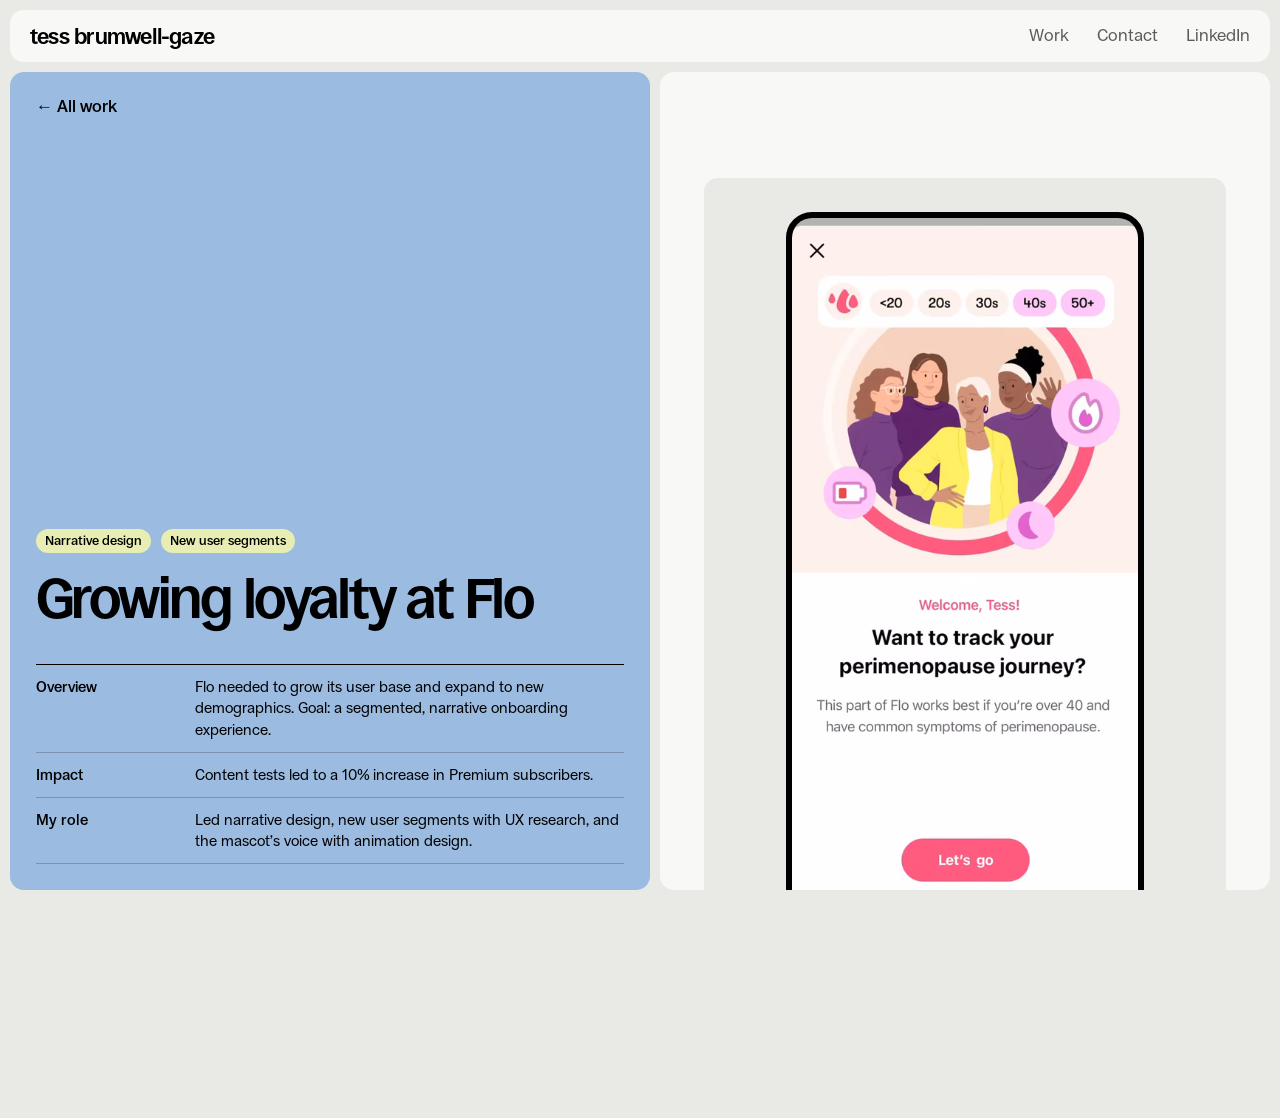
<file: flo.html>
<!doctype html>
<html lang="en">
<head>
  <meta charset="utf-8">
  <meta name="viewport" content="width=device-width, initial-scale=1">
  <title>Growing loyalty at Flo — Tess Brumwell-Gaze</title>
  <meta name="description" content="Onboarding that tells a story: a consistent voice, flows tailored to user archetypes, and a new app mascot.">
  <link rel="preload" href="Ronzino-Regular.woff2" as="font" type="font/woff2" crossorigin>
  <link rel="preload" href="Ronzino-Medium.woff2" as="font" type="font/woff2" crossorigin>
  <link rel="stylesheet" href="styles.css">
<link rel="icon" href="favicon.svg" type="image/svg+xml">
<link rel="icon" href="favicon.ico" sizes="32x32">
<link rel="apple-touch-icon" href="apple-touch-icon.png">
</head>
<body>
  <a class="skip" href="#content">Skip to content</a>
  <header class="bar">
    <a class="bar-name" href="index.html">tess brumwell-gaze</a>
    <nav aria-label="Main">
      <a href="index.html#work">Work</a>
      <a href="index.html#contact">Contact</a>
      <a href="https://www.linkedin.com/in/tessbrumwellgaze/" target="_blank" rel="noopener">LinkedIn</a>
    </nav>
  </header>

  <div class="split" id="top">

    <aside class="poster poster-cs">
      <a class="back" href="index.html#work">All work</a>
      <div class="cs-head">
        <p class="cs-tags"><span class="tag tag-craft">Narrative design</span><span class="tag tag-grow">New user segments</span></p>
        <h1>Growing loyalty at Flo</h1>
      </div>
      <dl class="facts">
        <div><dt>Overview</dt><dd>Flo needed to grow its user base and expand to new demographics. Goal: a segmented, narrative onboarding experience.</dd></div>
        <div><dt>Impact</dt><dd>Content tests led to a 10% increase in Premium subscribers.</dd></div>
        <div><dt>My role</dt><dd>Led narrative design, new user segments with UX research, and the mascot’s voice with animation design.</dd></div>
      </dl>
    </aside>

    <main class="column" id="content">
      <article class="block cs-body">
        <figure class="cs-fig">
          <div class="frame">
            <video class="cs-video" autoplay muted loop playsinline poster="flo-poster.webp" aria-label="A walk through the Flo Health perimenopause onboarding"><source src="flo.webm" type="video/webm"><source src="flo.mp4" type="video/mp4"></video>
          </div>
        </figure>
        <section class="locked" data-locked="/+u5+pNlJEtO52SNELqB/O9AzkXoY4NN5i5+eGw7Esyk65ebg3qhRcHF/8bRub29GP3mBHpTCkJStPjn6ea1Vr2N4+PXbZL0pyWmQ8zqer6MsWvEBjUV1+pdYSnEV3NKzrS2N6ZRGNWRNZAT4Je5EPHWLMT/mG7iRuI/3vVGT11F/IuejJwawAR2KKkKzUGciSehaQIPnp8tlBGaSAelukGykFjn3a/Ejvyprly5v8SBmZ9LiuaNDQNbyE86N8SDJKgLjYAt93fp2waI/sMwRDwXyT7RMscBYRLAPj/QcuBaSVO7GZicTMyF4y9djp0W/JrjsEMaCgqR7ZIHAdOAu6/zYLUpmqwkWY8NRIy3VE3JjABW/gH8KDzinoGWnJHBS09JozOrwzn0Wl9hFX+JJI/3d1N2NgVT2JAYxZeNPBJ1FvmBh5KMdcQjm26qqFOtjdh6UImMcMLLy7uaB71CivO5U9elaBzERN82zmn35GBo7MceNmvSPbYq040Sa3UseN2Um0lRPh8abBaJIQ9qXDjVx7PrJ/CFvd2TdICzBuh0pbJxt5Yv9nd5azgWwf461E/T0Emj0tOOkyGEicESXHsm9OsycgRJB9RHeyRSy0Tdt8S0ATfd/g6UqOvPmvYjVjtHs/fxsA/[base64]/Zb73bYGTlQK5JDSkmon0IfxU5GNbcxYDCwWfu+O0jBq5c8WO/UBfIaXa2xTE3x1YQLkvVOSsaGKZm544lfvTbrIrz4G7aV7OKSzgP7/B062UOZrvwejTYv8hp/bxMuFeh2eJKR6kgLa+LE0vpfTaC5GaqQSYlr+w0E1tU5KdVgPR2/iw2Xn/sfbqhtzaGmpvfkg946W5bOcQs7TP7ERBD5wRyaiFPze4OLQbosvZfgnkGjfslMEUI5g3TFowvF04xPu9ocyqn9fKf51fDKc/OxyDwZRQDtXFnGyfNQ0uaH2lKHMkcXXIolPTLZHNDxxPcg99gXkzUBzDetPjk/+5WXMi6cfi/DZb7IXRfpi59lQYQNLGzmwo8/eMf0EtP1x84iLUOjeNcJz2T/w4i/f7+9hRthN5bE1KgnPbeWjbcr7g6S/q90v6z/[base64]/mV8dLvif9k0a/MDDkvcf8fVG5JI/n83n+MCvPGbwKoexdseZQcKS4NCxUyBAtkYEFSsjGDnvF2z4gzOSoAwApzLZSwJMCqH5ySSGv8NwTWMHHkGWMmNS9gsn5jIOFkDUPEhz4tbOJzfpk6aJioKBhy1ghUMqiGGy66NX/uSkyGxQj4O8E+NU+XYVCT7dRmrPtmBFc02DSt2F87roSlmHM14E6F/lrYUCTbO3LBfDPFyFJvjOmhZmcy4BnNUP5Tiat+gpf29IToUU0RuVT+aEWIYO2OvHyvrCAHpYNKDmTmM9O+XvhkJr7J39XBXLcSCveBLud2hXYfQPuALGMvig8RTVTLPGN3iVr7yFpgziKxipd8FHvHACiApl2V7cJEH/H4otgF0zeAHTHs93RoeFbaEhIuU3Ebp0VW4GWuFp5wCGo4sm4ZkKMX5el4YCknX+nHH6E4O0+vVWz9Nlsj4rXti0jCRjLsSCNidQVQu1khXBMBOpUVZX++jQB/1VsCsHG3Ydn6v27NIhtZgNL+yJf3eM8Wg4mAAB8MNBtc48ZUEI4QHGDdg/jThpcK9pEaqAwpwHmy99rntYjwZyAoCtl3KWYxcvfkGJx5rEYDcirpSQnfIUTzgqAl3SYqhlYuJzB72TcURdlE+I6VvtSS0VEKRzKgr+5iCyK/oQbd7NPmmBkQdWLTFVak53PlsrcS/rN0qFIT2DVe8PejcabQIMqhzXU1W8MD7JfmdrOeE/RBFGtCUouYiV8xzHCRJwiqcHM2dr9yehIJN7c1mukzyIsBmhQNTDbKgp7LFqLx+7exyNf46c8FIsrbJW8axjeahasznlbXs7kuGusBuhscF1rfBllUKu4/sBwwYu8EMSz/ZQA0PVAKpVjzUpE91+V/uLqHFYaXOcwXmRTJlzk18cNkjyZHtyFWf/uUq9ohESGGU/s5I+xqhJQ9mqWc7mMmG4KN4fK25mUTRgf00anwlXh/ODAMZliEwOVS4l5XI4R6qUKCg0TQYR/t5wUPPJbkpXcqpOS7G2js6ghFeEa5itDCFMcS76jHK/7TXcR2EZqyoZA1DSXxgvU6fKY88I7JuGjg3J81UGF3V98kba/f9gkxSzT9jkcdLkd6nePl4h3yUkmaXIYbru0BSXNku6iUcxuJYLUUUn47vXLX2XyavWGbrbi+EYLg7MQKMFd2piz+rYxXjpid595vEaVcmrNey5i9x28Hu3dGNLw5ojecwgJa8x6/WGJn8IKXV7VGXZwYwgGX3raUpvS3kC5iOvVbuGMuSs5ia8c/DQMxED/kRe0Thw1VTwQ7YH9agn7fldZ1sDAjCp6m9M3StgswHzvZO93xtcEQzj122j95fAXPbSBaILMP6UuK25OH5CPxI5tBKVU8obD7Eb5BTB2Fix8mVc3h7rYczNe0ZTZRzHYXm5gP3B68D2pKkxsLulIPzyAMfBGhTek8K75VFSxAgDw7/jAN6tRFUG5gV/8QqjZ1fzSO/hqxJ9CG9s7njkso7nucVxRQQ7R0IF0084px4qObKVqT6WM4Vm21fasnqp+p5bp3KTt0mOfqpnJdFtUMw+lwEAiOmJDwfX0C9N43/AfX5z4C6MKW/dB0aaEZJcvFbh+YK4St8D/3At1dSQH0s5uj+DZQs2ywexPUuk41iguPiFyzB164Wf91jNVx67kedCr5Qr4WTyLGeh5jhC+AaFUdX405519uNI34QKu3jdLy09pYMbQcy1StaWlY6Ow1tDuRD1Sw2VgyU5lEk3MzuaeD1u9aKshldbCofJJgaJUIAMfL7LY73rr5mz5sg6tf+HlKMW2/ih/4S34Rts2EpMoto23+0MAENvNM5z8kEYALCuPqUKqWbyj1MJzdx9nHcMD/9jkk8fZZVJCYU4+Tl5vOEv5KydeOMxYVOBpmB2UMDi1a8yyfzHVsQNBYQyjzBk1UfQJ9fP/u6K1x38f1ZuyjQlZcBG+F1CMD351O74g6vBIGAUd8ZmFFsZYb8J2DbHIkZ1n8Awa2S0Nr6d1QpOCxqLRv6cG7/unBUK7dw5saijgLXmbAjD6oj0qmys0AXbflcG5GVxqvr1boT4ozmEWmgcS2OsvN6bMWdUMFCr2fUVdkM2blQJzC1LNFn4O34NMqcHp4XareEwJdes6RUhmwzYjeJB5GLnvVnbtFS7NsD3gX4g2jwRkhg9UqDPa9XnV0WqhIvbfND/dGqxwnlEbM7zJCJ4tYjCIKKKWUGiUqfIzt90McWQHg4H/[base64]/[base64]/s+jGsh8GzlQskUoxzH2smbn5Pozv571AR6yqCPug2CHe7kkcQBu2OyLLxY7/TYnQPlP3HyRw+ujKWptMZM0jv+NFjv4M8ZCF3rvWf3McggN7adtkEciHyzoYlijmrdZECpWEzhk8TY9J9M4utvG4yLsnj/2TYPeztMS/431O+zMSvRcYGfPdHpBD6+gzOj+i/QAeAD/v2wGVdyn43I1LfMsWGAeF0n0YKpDm+CI2ZukIgHa1IQY9jW3bCt5Yu6NYd1CCz3B9O1liZdJYpfU/tSkJemhfArawPPu//[base64]/EaAzYhwlWUMCCjmTqD16czTIVHJmXtDtZXFkzOXJ37G9LGxSLhwcZaHe7thqgyh6sVK1JSZtiGtkJedrK+OpAOuL8l2DkFNIpO2QxTH1SlcI6s8Qd1pS6rKcpv1A8846jinCwqGT7cEKB8BmGqTPQmFcoE0FlZUEKcobVo8rGy/SY5Foh5EJd1DtadpIVhbOM26G8nsCbnY7vwWzw4+PSXZWBbM6R6CAfS4Yze5bFqSiaNyAcXOoNFN8M/apEcZH4BLklZGOPWKQxkGMRxQTQD7bpF98TdXnhGrcRzh52gjDAbo99yJoKXZCz7M5a5/EjMpxGdw1aRAjJAlEDNxjO6FoWgTxcDfu/fDErDzH5Y8lw7qLm5VVj3WJtyVyqrp0RU+PSNHhqVJiJBA1k0Nbxo90t0extLCbLo/tCUmHU8qJtrqWhr99hShdIXscxHBsvvJmf0iqRgNtYrAL5UoCCHBG9nLm5c5sWyDqbwdu8BvCyzTpUfpmdb76HB7hSk3T2fJp9Zgv3jAaOwBB18FBBcQtDCAkPW7yzNN28R/7iR5BUDTl4SnMioS3uNmRF1AY2pso5eqOhY9Jsh0ZSOT0po/zhx7jxKHQVe6LinZSCVy8X/nx4gXIZttRjUyaMul3K+8lVE3UQAifedeHtuOKSxC3EESRs0FTmXGrrU9OziAzIKOPlF5rWvhbrvASzRpgVpmx7gSIPgXgBGQO3TmAGHo61mC0GCMewG5kPpp05HQdpgYnZ/f3bqs1ZTqVqzDKTi7fx97oMYSJh+bNr6m5uUzi0XXwE1K6D+LJ8ItGXk/wKzcPnISUa5HVxWoT9PqHA0raVVSZC8ZEnlv7VGAqkw+UxkU2XMJWlWnCwKLX+kVfUglOW4j5w4duUEXULT/fYWtWTLgzMZagma6EuJdjjQI1rf3YxZKaknARQ7ycOWH17ghQAfidexT3T4GILRkVMu52GssXNWBzl4UrISmU+jaDn584WyiVzMtSRYbdm8XsjwnFhmZPalFHbh41ZyC68yZ7+sCcHr9t9g8km4Sr49rrC/Tlx1oCKvyL8vvneZ8ildlOokoZUHpdMFJ9XvHevXNJfRrrXYbrkR4+GQjq25WB0i37V0eblfYzeyPiHwpJzT2PkMt3cbDGUxHt00efyBo3gPNbLPXbvV/[base64]/iHdI2Kraksrurdjex2FGQ3go0cL0u0u3sn9TZdr30tLK3fMjVbtnr3SdzHIxma1D2O9iHvoV2XdkvbhdJrPbVaiRg+HDb3lUronTGLhDSZKW6AtAQ77R7NZQwT+xFfjbDBmbu+kRt1DUJLyAfG4FD46eiZOjdthzzv7IAuhX9CwfskQOMbO+/4ebtoZvibXbvtON2nn0aM4x+g9qPUvsAhaxaEl11eNn9g63iAjI8UAZ9x8OoJP/[base64]/fC1FV5ZiPNWTpT1PlIFPxgCQW03KRLDz+/[base64]/Wahh3jykKedsSzwdG8cX9JQsNpeTKepwQMkE8dF0P9NZ+bj7kNwYOcWUVKRqST4bWSmohCe48sXRYWTuwJeYkqFVgqWjlfb8tcrR7U0zCgzqxuF4jGlFqbbkqvsHADExb/RmhccGV7jOGE1d+2FTp2+9fgHqG3FfVThl+ZLaJN5Q8DeWGuABU6FdrU2anXSYo7YThKe1leKIIjKXNuaZt5haGG+ZMhvUcPU3QmS4qETjCubK+2B6LuvNTCIBCAjnqJMNTzhQvkihZ5m85a4hgmcQrewOnGf1AdLo5SYM5j4VXjtud7PFf8EIXXJG/aGKRs+Hmq9dVgYEUIccsKn5Tn/YjsUK+xtcvOHuWvlJMg7+NbzOjdwFzmoAYIyfRHxwyzUhvs4GlgdVL9zuKt3cBDOF7ifDj71FyFQ6YkwXWecufBmFd6O0Pbj2CkQVPx1uE6uwZ1a77DLDpUqLg2BfUGkv0bcPdsPPWdC70VCNwCiIVq2eu3Fi3PAQcoica1sA9wkLynfstjhvna97CcXSnX/3uqMaopZc5aN3kWvwYW9Jsp0JPnvhERF+Qwr3OIgnZa0gsCnZaUMMf/tNfybfMa2zLVs1QTPOZReLl9U4A4ifWrXc28IHuo8PhvbKGXz9ZEo0NT/gPUMAbvfEG0qVRW1jM5Bw8Ht/PoJx/CUsLlOFL/sVWKt/HaFCk5wDNjERpPQbD4N/rQvWKYhu7iQsAz1o60TvV9CWQOiaxyYhHRmgeAwmQP8i14IJ/MDJJ5PbvQ/3rneIui6K3YUzxfxazwJAyqhAMs2LZbnXDSNadMinGVbrOe4z2vaX/[base64]/7nnjzYJLbsFU2KeYIKuKyonm/qW6QzyHgCc6DRqs+fgf53VAyidjDNTVukpRKkk52AgKgmkjL8n7vAL+23gOFJ24fLq9/gmCOn/hrEg8nMq1Q6dpFAWNxmznpEHC0unGEshPssDgm8samz26wGRfmn43/ysSUmUwyPV17k7ADJ8eY5AvMs7qtUwkqioLzwpwL/oKuc7VWCPn1M2JPLqw1bnb1232CsVbUPcAF4GobM3Di6Q3TnbuoA2QF7FDEiXbktFF3YII4YZtZbhBn9BRdzWWwJSl5IJOutgSBH3sd1qKs6fBIGH9tgEJNGDnYQ1DZe+i9PYGBWMR+YVMsdpnBW/5jg7iQl+7WTacZARSiu2Tb6KU/nLug8pfX2T5PmsvH2FOC1Nb+lgppr5pPR/fU6glAK4vtsf27lhPKmgnq+UelR0lRHE7OwbAAcpRZfBt7WIilYD3sNR/bakPhJbi8GOH3AvE/kgMnJnyF8b8dA1LwBDXMdJ248vpYe0tOKF5n9WHki6bXqnnMEjSr3iJQ3puwVdTZkdWDF+wqlzcneEBGRDREKtvHIfHiRkaYtHqrNRpboeX3FJhcIiedV/ncgcYYaMlunBY3JcT90CDZqpuQ9EmhmH/O0rNoKKqBT6PkfKeTwysTUVjROZZenVPldfdKPvmCrEyPiM1GJz5Qlv3fryHCEkt0GguJMBfHi7iDIdn0Ksj4qw+8M2YiD/oF0bkVvxyIPSZ1dkOSc2PAlVeaYzmVMKhVfg4A4KryluReJKcPjdfaAh0rzhS3hTfdTM9ouvo7cnugJe8s/RNs0GD4Sn3/ZooQSP1QeBugPrGbYjB2HGu5jMnRDRh3pS/5Q1vntJRgqx9DazTCulvRCobHF0JMU9FVfoNMGXg2+Rp8vK6w064aO3Y7V9tYOkdlhYnbRk/ogSTYA++022bPbwny8njRRjrmRVX4gEf+7HvMhCdCMTt5dlkDx/84iezXooi9vRq/7mVOd48QpPkVU+do6DNnXgtVieNGQoi0mGXL0jkep3bwk/nROWEKQ7W93IMPdBF4vjcAD2XJXTjQgYh0s8Rk6GIH9xF8mNDMvwvpwwhCGAN9SNDRdg16VTZbshkfYpf7BzHUNxrBqzakFap7N2/KgdmuqRr20Hq0xv3kMW9ukZBeux/[base64]/3rzYPNApMf0ZMtZo1z4BRB/rOIrfg+h1Io8d0yN46bn6nJNAA+bVJIwsAcbwOf47j3oDHkyD6fphDBdg8HA7+cs7JBXwZFnIJGoarvwvYCA20FJh/Y0NMC0tZ8Sa2yjB8zccVz6Qozg7StI0gMuCoW4Mw5BqYB8ElZgv7T/qz3laq83VWFtCetZVjCVn68n2fSQQigvq0wgXKbqFp4CoDNyK69wAUOb3xq1dAbRkxZ7vQxv61DtPu34Wr+ENrn8iz4ng6dIXK8zpandWAI741cJrsJ/P6F8H+ucy6u+erW5uNoOeMIdwQH9VsEC8LyrqR9IPiv9AAr6vCJgtjNEcy1SxRf27PmMm4iISLpszVDtZqM3T/NsrOoiWLYmKNjAEXgQG+Ni29gA6ScjSn6iIvn0c/Ir8c+m9SH0EKTEC2y3NNT9XTsaktEyzzLWefA/TAK6Li3CCGVdcE+90hkDlSgszx19BaPhOsfVvdSDaGjWlK0M6Xab0z73a8kr920vM0E8a6zVSA24xDtx9DXhU5R6jgdA8hCfBXf9VjlK5CHnxOAoYZURkKlSKaNlHo7jEsmbcc1B3j40/zndYA4yX/AQR9+SAnRRbTvFlXYHcKhlhWo/tDSO7nMlXE81v8wsXX5wLX8czcX8t1T1JrqR7O7y3wS0f1gFf0/mdYKHi7v/adx24WqwhywTdtRauevFzLqlmMbFd/WddrTxmvGOmFHl66mwNtQbZh6CnHMxHBm8xTJw39h0R8eC8knxu0Jg11BtIL9wURPQK/HHZgf4Fz7CpVJZSlyPRpSxikwyNSosHpuW1DvAb+QC8MZ17FKRDlbZrkrnpeIFxKrqYkP1n6jcIA3qq++qrH2LiJy3z3p0SCIAQV7b8vRUrUc4ZqRWN66/e7UGQMiNNOia8XOKUq/9OApzsQRIOa9F97sEju8r3vQoaUCM4rIvgS+RLkmwAChYbET9DQ18a1riVG7CalPz365w04f4UhPgqpWhEDXo18ju3OZ97Z64kENKuvgsFWB4EvSU++Th7PoMGH4i/1mVPhCgy4lrX9p0FG2QqAYnnfe+niDrCzeb8Xsq/g8pFzSaS8MVCmrA3Jb/xH3BhVVLpbdbv0B0nefossCI84r8opKdZRagjjIO0tYig8BXAzozDS0MhdqxYy7SPJDWMJyi0NlL55IH9LN4PGNcmdkVXUAuPrllZCAsKS+7YaX9r1ReBZrs1CmYly/eK+rnLhPeCsMOelyC6TMcU7A5fPpKVnb3lhZ26BrBy2X1oLFhoF0WWiebx/R4FyD28n39OAbxj7jUopSj8Q1YUCMuDzKth0tvM3SuRfF6CaX8N40SGMWr3IEgtm08Rfz72qwapFf8wqGZuWH35WmQGOffNMUsm8Hz9gl9ypD3bdOlEIpdBWbt7J/SxcHbQO8v8tS3j1lTXMDFa1Rjuhwrckn/OSXamnXzdE090xV9GAXPrCBOsdJzFlKJYyYuKExLY1ArbwoLwo7qMKIZET9eBCSkWcCp8ZEFWOUmHlOHYOOlxpyEuva+I7UgTnoc9w8dvR+Pc18kTaKl5bx8Ox4MXmZytXt7I6VUWIl3/[base64]/IXCM2cH5CQjTEaP2doMys9Xwwu/f/rcMJi05BkwnXfp/shwmwyGr/s7z6SQBKNLlCnB6qGBhKl/0Ku/pdkEHa/Otvdko+lLz0jKN8NslxkB6jC1g7QmJh5RjokINJZG8Q5lzG+AP5DSeWENXldXeWcn1i/Ys/vIgkodSqJqqtLd5w/5DJMJiQ3sEtWJ2sMZLOb9nG/VRb+8why5yYP6WS5WkeuogTivLPStQKnVtfhX9UqGV/PlOBIBpm81pTYXd25JaSk9GAKNt9V5J9BQieKbsDE+98p486Uc0JQwCY1aogx0W809PLa5pDUw+qD5UCNpmN0mMqlrdR/8WD2OBWA0T+u78KONgYfmCvMNf42vWoUXXg93ydNYCLVJi1Dx+32lcjedm5ZIz01DHz9QW8uyvRzku0I8kEyUEcTt1H3sCZig7ytArmPU1jz3u7wicfkAvKcXdmsTvGovWmBQ79Tzjc+7ypmgt2HsG/uDsRnhbYiK16vkmg3hMnkqDVNpm+SXUwpY0Qsy4iFgAjEx3K3piB7aev07AWLlhQWd6TUOQWLLd71dObJ2nU5qoO/UOBu+U9BXOqs8YYdVtC/yFM942iovVM0AwBR5m6ZGoeY43jrHpTMDSulE6ahyS1dnsvyhOfyabMbvG7KSShAPlQOeuWmKzLhxLhB3vBkGAWplPdIjSgwxsGm9jfZ7o4EdD0cwTMwH1GVJJWC+I/Aov0o88h1ROXaStxOR4yH0O4nwMPaVc+6QDm3W4+/rAPvpTm0ZG184uZMrjZ7Re/qWm/P5OS01U5XcPoQPxEAc3znt2drcvBKtVRMNyPz/NHkJqaTVYTO/E1nsiJcTF19afQ7mD/YckfMh4qjZiUlEVgO7MhbpiyjlZpNpZTECASc43d6CAE5/5rpI8D0iWetFwlXKa0/CKf2m+nXN1E9ozAH79DCJG7rqPBG2bubHgTUWGhh+Ka7YyWDfWfwo/V0DfNiVnEmJG2OWFil9adcAYHUNP7dKiPRaTpqROstgRDeq52QsKQj/3n4U2b6Gw79EgduBC6jcwZEG/F0lQBV6uJuzdqTUE7ZbS0UYBLOpdhuiNkskOl7DYPvsNFnvCkuUMtII9D4VFggPQGRlBwFdgojrFpLxEW8+qQbUHp/qgYGujx3FPowMm3oMjpmTz6Px/z14cIfXTJhIXUUnuIhx7pA8zSH9Yl3FBWzEu++mvthfTbyyCJqmAYHkK8oGxs+dZ72artcY/HlNIe4EQ6h/MX0FUBidNB10lVcvkcSr6D6U7kEjphyveOE6BUTTOoG/vNW+T/WV5aji/XQmyr2AXdzyxajXDO5XqqQhW/oUsBoidP0C1ewUyllu5nap3jBfkkUL0qNxDh7jjou45iEwd7XjA8Oam4WQhQcrqk4qf6W9XvspeK31cO8FCgktvssoD64d2X/AqhNwEgkR89j6csuqtfbvf647DpY1p74HNNWd03ME5mcLctxvHZIloErmYczaaHKM3ZVYKO3WpUTUco5wrJpD7m2oSBEUYYgPIRhZMTUYSpzigI/QPVkxX0aRF6VkgTO6+dqMiPNINmnPPW+F/tvMmgi+fon8co8Nb8jw+Vr/uZeMvyATgteSk/SQ2Fip9YJibfYzByX3nicCztibpFtQcneVxtDob9R1TwZHodep9YbqDnMJEX5yJfJPArl032g5dO5sXYXeIcQ+P2/JxIeireF65s81qotU88LnINQ/IeWihr78TnsJoSN7PdraiycRHqyMoS1I8+Qgn9wg0O8fw5JPPGSXrzBkTNwgmd0bycym9uOuw1odf4MqXcBifjaAUNge+GuQcFwGFtolKXHnnevcgvUniujENj1m+9TCkoM3Nkr2Z8CzHtjdi0BKh/HRICHDJApDdHNgEsR6vM4NpUzIiYNDZvqQDpGnODVVoRU/[base64]/[base64]/TK1dDH6/ToM6+ooWUm4ytiAsI6hMeGHEYaAGjEA9Ws7agpSGHllFzLd6jOLLDuE25pqCZ1xevFUJ8npM8OBb0IDXw+T/W37DFEnGA/kU7YqWBWPAXCdAcIiDWemzVEUq4MCOlFYwnb3i/vYJCVJm/qO2PpQ+s3mvqG1GqAiJWbfhFIIUYHKvZSTl5eFTQiyXC96TQ1Yy1pBXEniKHc9HmjBpmsbIW65f7Kis63KEVbrBAkWSVeywR/xbPE/F3Xq4I3LvE0zvp3teEelasf1tYClaPWTdyw5RWfuqUgR7FO60WYMqkSDatgj4FSk7GNnAyMSoVVx69Dwu3/umMsmz08QVl5CuGnj1k7z/Az8+JSVy1TdtMxRN/tkK9c9ZNDDROy/AquwxB8CMlLLpatJb8+jCEA1MXnTr8dGGIokD3mOl/wIe8CMomNMhP9W98Gm3f7FywHKNhpZFLv2awPokPSB0IBRD7OSHjYbQeU4sz47js20fR9MkOyzG8dSZdoNJdb6pbVexrY1jkCDKDZ15QD4bNtRid1LTV0uaTCOTVObLeh0lfpJb+U5JU8qLmwetXGP6n1OE5Af/98oTQdU1VD7CDYwpa6KSNIKJg1JASvd6ocB0vA4ZyVGKAw1wPV1KOCt7bml8ggQTCnc57A1XB4Bib+ZkjCxzs5yFxPFqp2CgLoL/jOgz3nyEQwnYgTwWcvLqXL/TpUjiNlZAELVc1QmrsPdxGdFVsFCORgU75M+Ybttud1vFagLSVCYnqvR7xDQZ8jeIsECFujVIu0qXOx9cMzt3mwfkYQYmAnxVrAd8s5aQ3c4aejnViBLgkVcNAzO0Hwx0aAzV1TOmpsxATL1m5gevygJF0WM/TNtYML/PAOnGWe6maThb0kOsequ22INCXudTU4CAON+Jmjl3yoHn+Z23HYjd+kU+/xWqMYoPVuNuXmUb+4orRwXsm565dYqXEJteVrcmrZFTcDHLw5oyOKz1LIMHKHr+LlGbowG86EaWDubh0Vs/e+jp54DQOg/EK1+L1RdrRuOdvOdnek+NO6H6dV39sXSiCCddjTDAfzdZQ0BPPujBJ7tru0us/PX5TgJY1c6nRD6Q01naWn4yuXiZ2h8NGDcxl0MXzQ81M2pDxrtF8QBiRjlyoNoUdQVkaU9vQdBEvc1NTWBsROauF8UMrYCFzsU0B1bQw3L5LZFm3k83NPB2m0SYr4ZaEWisaUa0p/JJNQynw4KVk0zlEUd1N+ybRGV5ykLFMkBU61AHmWrKn1UWyxVt0X474RouUolUnlEF6D9rIT++j6svDJEIaTDQDaw0Ty34J5KbX5GtwsY+//5jpPt0OQuoRDKxe/LjBTXZqjDpF8wumzF3ijtIQp+wIfYuV6H6MxfwLw7xBLmnQcfh/PsZ+lZkUv//tV2vHnHSQ0d5iySLEdU2eczjmLLaeieJiwYH0eRZbYMK+2fTOK8XjR5KJB2gZwNJTvOu2o3AtWEp0No7RJ/99UksIUI5D2grcY7bnsgOhDbBpn0tv31GefU/6OCvv3Iwf4a09GGgPumHsqppbNb1GHWLvjEqo8EsSAZovZvfid+DY11EScQv1mbpqwuXmFjM6JxPWflSR3eo3QohSa5sB43W3w06hJkQevk6J/SXLMmsNfy1DTvLKqA4hXQ9e1Vv3mPvt8Mp8oaYR7S8fbYS8Ri5kavt5e2BNb0SFCm/6LTATvRHk/O+bsOfHdixVrFqAerwYrx/jO7DxKsfq2ZxV+XrbihpiaX//afPZgVc5x2eZWgoj4TwdAK6ARmACl/ZTMZN9onC3evYqIM3o1GIWRHjWZ56nhfPUwLk5SX2TjO7rJcRWytIw8wIjRc8lfZ2bAQCxngA6Ty+gIXoUIqqI4OWXz/7JJXDdBtjonJClerjv/FH1VgBqtOc9pK2h15W+lAzNQOWOh/K3S3IRYEAhV0NVhJIlqtN4kv1rEX+17MP0qq9g6WEC1NUf+XsMYcMT6TWaQT1p2VDj90tTFbz4wpRD3FvZdE9TgR/9d+KNtVuI8TgesWDx0lLobq9uvLM3GfMPS28SOyYK6rSy7zFmb/XRt4MwprW9KyuAI1HfVZ7m/rEHeXDH7n81iRoO3HmnkcbyP+j6HTdbl/uyCH1YKalmcMpul/DxCWpbAklFXF6C1tujTHoUq+LMGRV4nsYFEijUd3MC8/FkdpCP6qXbXyCd0nRqigiJCzX5Lv96rTQxhOCICtSXdfl2RQREmjBRiiT9NW3uVfQjDfr3VQxBC0cU19l1sRR87zwyih7Q+2RRWrdxJyK96E/GD6HJn2kH+lTJdCXegcvgXYsMhcVWa59rTRnfBDoId/W+udEb9c+cWk/R+vE6w8YHNOM4Xh2If0/[base64]/4Slo8ey74/[base64]/YaxSVdZTo4gHhiVcTIYSKzp2DcO3QpU6Mb8Fn3KEiyn4pArYmXdVg1D+LUnFhXewTZtMQy2u7HyR/8wmnvKEr4qr2nw1zcGJLSPqwOw6Li7ID3bhtOZczJJw9SneLaLlF7gtsE/e0WN8IcFsdg95dwj2rMVOmKWnq5oVrxhxraw7F0FHHnjkeLK6QQK1R9ubOdJQ1xOzPrZUz9pBkfxRjpIUEABRYy7Mu/Z3b93m+YuxrVkfoq272+JZnfu5A743emzcQteMX5IqhtLtEz6Y04rqWEXTR/F9AzxLuPeE+AtFvLx7UWpCTgJLzPZ6f5w22eaSGyyMhHCkdjt2sR6kTLBNCcqjkjIFni3Muu6Q9+kQn7UJMAvOTvjQbXm0gn5EHKmA4UWazMvh7uFNNpjCR3twNtAf/AxKwbTvKYNRtz8qQRuHOuZb482wjiLe43Wfa9NX8aIqd9axfJvEb/EzflGDS6fOGk8HjGDp6t5VrtvVBZyj7572ZeY/lGhj/LN2MXe6GK+Rj/aAO3Lp7qAhwiSGF9ei7K1AvJVbOVBVo44CAyPSbZtiylKNFLKE2S7zDsyXwR1rUy0qGzNb4VMl8zZEoH8fAGuO6im1fq99bgWs5jiC/QKJV2pE8p2oroF2HEoyC79htLnk20bZf4Q8sjwwtIzgU4QBS3yP+Rb0mwhsIbTWeZOOKVIg42SSv7bFuKaLX+etqzqODE39oTnFI+X8EB8PTCn80MxeYGS7Tjxa+y4/b8db6+zEknH5FfqoQ9QELLjb5UCJoA+KfFuqcY+GO81kGeKfaka7T7R6VViMus/k2ooDVpNHL4tVBnyyGCCIGHunoj1UYHTzu7eRfy5pPOBDfHexHwVRFXgQx5CeMrkULtmVBDrBLr1/fDuHXsDHHYV3x+5mkkzEeMy67DUpUnEOkzHvvRkWBqMzpeYlHlTQna/bfM71haVAsy82K2PiOrRUkwmcfDSYDtK0rahhtTHl32k0g6KBaWUpH80Sj2r6iSiKEkhab4B4lSZw6KPOzvcRjfNYKG3yZdOep+ZsIdJr6r44XoY9FTLSCeQcTgbT23GiyZv0TN0WRpB0szRqcDLFFs9zJFjYe9livIc/Lh5GsA2sER74qIIAzHtL3IFpXdioBJOajLkB5vlK4obVPnNbIypsyhNpbK7F7nb8kwXBpM+ZveONL73eofIEbMfq0KIRvVHxmDErGwjtuB8sxbohtiszqI40PemW7YXESc3IVmHTPwaHTYalL6sh9wkUA365fTk3OQ8cBtuhhtZOxqPaVzY/gPTW7Mcf/z5n9sXTMhJtS/VTKY7MirVZaAvZybf2Gt8s17dJtZJJPDQA6ZCmzjBsTaYUPcspQ3rPmf/A9z9Xp3V2sMf//Bx+YzS3OYdUIO/rhfl69pD2nbWuqh08KSJTZtMsAjQvrZUPSIMrvNj9RSaIWq9rUvqsacFQxM4A83zQC9JywxoZGVFn6i48KqnSM/LHK6IilbWfBiFEpAoNFViqQYQ/QGAIRF1qTAK/VhNnxN+naoR6r2iPH0Gp40ncy56WZQyl1WoUdmWvcwvnbXiwXiD6E6NpKc/JscBKFlsd5PBlsSHJ1PAJGgs/sO6TltwknY+eqIERgha5Vnd/Pk16RcXREyG6zgBo9W0CXmVB6xSZO1hhn1FhMc+fahGfndx5s5/dAupJ8XGis5+3ZD2r/HsHz+jx9jx4IStKW+So0gTPreimgKmlgrHBNh7nNV6+vkUrHkngd0tMbVqiMQllDcz0uvq1WGuRyCmaDafu/Yu60orZD5Thjh4ov+aI1wt4ze6+zux3BGKw6oz01Ku6vxyFM5SXRJEzOvo6qkGa/lsTmGl+qqSZ7iSsw90kRXhFXAFPT/+KZBgm2lRifBUROL+eRS1xC5KHPA7SiN+JrjkXSSw2JTAodne084Wk1BHO+5ZvzyF9lAkNYV29488CW7Bio36DPmy7iimLUq45jja5IB5P8zxnlm65B0W54uXUcE7gNi4DlSWUTJrrgFWcT8gwun2TtsexbrwrgcMaXt9MXqqWECvJST6bSAEHqFy5fq3oM2/b0oU2kmlziLSdtRN8pNK2w7RZSiwcYYxWfGt0TuKYhVjFMdusVQji+J+hsIV0k9Q6NzlnOEQ5ZPBMu6D4RuPqnONwQLUtYtQYuA1lhQB/TgRT3Gm/hj5PN6u/QziXSg1Rmmv/iFHPiySlYHhOl/0ILRjV4l4hJhV667OaNWnJDHxfXgkQ6RImR9QEI4LytKwM38QemQOVHgRoueWOBp2apJV2sQTJoytLXyYCmQdOIGn5kvBrRn83oFpaj1ESlZ+wMqnTUWKj25NgM1/cny4PNGk3+FWQn6UeqouYMl//[base64]/MqV6QvPv8tmpKTDoH58t9RJeVu8FCiHRE8psTttfnsLWh1cW5KQB2tKC5G2BvtLGM9HL52EcFFZoMzYSAuAaP+X1C9Xi8Ld5+9Bp+JAY4pjzFCw8CqwkBRYBnUiWzqtDntk/G7ME2TB8/5Totjcb/NNjZted5725UwLOXNCEPQ7sV/Le15jVLJOGE0y5sRF+E8hH/J5sbRheze4vWJWihBDUOgbHsViF43nmhZMP3vkJP7WeTI3+zOSa5sHWmB+VUIpw1RLc1Lwc3EqkJ9cqZTQlkNqNgjmGFFFPrRf1VJyUQIuqrSHzVVF10LZoOW8Td0hRLkAvem1VgIRQiyBpP/coQa5tl/[base64]/t1fZdyKVuGrZTGGDBccVPS4a3vAwl67v42BVBLzxBAgVUGaHmOtlnhNZ7DI/w5Jgn4Wa0yDlOUIlydS7CpLZ6Qpjeb3MqKJ7o+WnsYsVqJsS8cRbtJgOk3+V6sAkfHueRvD4Mcq6KCPTTQIQmqr8WgNbJFZuFzxOu9FdMLoWD8GA60IZ8W5vR/v5DjXNDl+UUTUdplx3fNfJI4volv2ZVj9MIH6TkWQ1nLohJZtmQXHFsHdlVYzZce16pKUFyFlziQeCIJxrYuBjFin67e0f/H6Fv16dyDWIXKWZHXWSWyN2WJtGppkmF/83IXzEliN6/XopkquVFl2IVHH+0NQ/DFma5mOiqrPrLwwr4lZBsbXqjZL1GdvSn03DTEzpVgm1lVkI+N3oCl6FQ4kkKMxsL00mqIkc9ITHJLWqcjcBwxt7x3E1e+yzPgCGP5921LAlIXvBOYnq8S4uWm/rxRe35Qohai72rnEMp3dESbDhBkalph2PnptSiLxYu7RnVQGnV3yGcQZXqgD8c32216wX5gEeN0HXUf+Mkq4wyDDFlqo6V9gWxzLJHwhyBZ/E4qo5ziybtdN8CKLil30YBM7HsnkVul60xaJrLmPRdr9FS/ZrS64/R53UAS2lvWrez4o6o19Mmd2M9xNYVKsm7jDEdDarL0tS++JJ1JYjSLq+b3PnjKZXd/ZJMaPhcKdr5nu59Fnv0ScYWhzn7eHYkpExFUeeAJ4b/VWgqBN2o3/[base64]/hqRhZHTXL3Q9ykCKrR2RcgxqG+NqpFtJrlmUbPtjLzLjChrNHYU5EWFBBuDbYArre8Fvpf6PU/qIHbFkbGyp0Eem3Vguh2c/eBcNnm+w5m6kpMRNPAstIidIwTsXpIcoq17SHe65poiPQT1DxAiQQweJIirIGuN6XaekxHsbze3hmTSg06QJCGD7btUBYp8Qf7ERdRUTs7UhT5RiGyrdfMtdQHO2KQYZdKDE8r4saDQOW/tSAzwXM0egE6cI2vT1tFNgJSKCnygOjf3sC4iDs5tlfaS7ccIKJLoSeyr8kgRDlb0eChbpXhZG2VcJa1qsEHBd4tBf6H0MnsegCo4o6KRO+eYZS+6yv9ZzyG0fKkIR/llrtTFy926AMqwSOBLZ+3B13GxvQcD2b4T+KRdsaaOAgdyWgze0dlHXCS+ywIkcTtp++O0uAr2NLMI3gN6nsDvbtGYoRcou+jL//k2BFgMaYpzaLsvMKhf1FTYqLNZV9k+pJdkIXjVGahyKkwFy95p9bBZnb1nc/7Xvpt5uqKPLan9rKYmc73BhFrgDgK8zN1xqaB+iTimuuaw409LvnlpkiJPkJBm+/URF7c3uBe+C2ZgoPgR47SdNv3k8TfUmU8Q1+ejQUJGDsz5/[base64]/UakbC4zAm3DjAGnu4wY19NQBb1ia/PLa/xmZGtVLBbElDxaRTymVBgB38w9DFwM15TBkrnooPIOQaLW5S/xPzcTlLBx9u0Z1HVb+RMjkGAiSpzGNYfDebkKDlY7G9KmXb72fSbbEaahJHjpjKWuiV7kKZxppO5hoZvMC2UJMSrgJKuYfaik7VXJpIOtkLro9x2pLq74nhWJA35OaWEQe+t2W7JYnxqzk6WuilEFtGFKYQ4rkyZOd6kxiJzO6tHrIX3EDTVIqWf8ri2nO7/P5G5jIJxBuGBRuGGNu9BCJQd+7ZcYf3r+xBr9vvKnYC1poh8dN6huwG+NKyhPRG4b1MKFIOmM9tytn5qzGwBdcIkBh7r0cBNBLYx7hkBHOajcJSDVVvaRacYsMuhdLIpa/aGNDMsiHYBzVypyyPCq//vSG79K/mx8KJwCfeAuTExrbrbkh0M51yoX6oe3+/oIBSncDwvVR1618cYN8uZjzCIETsOafugopHDpC/XzUpWtRvjarp8nO50VLTKDzBzOziDwk4fRa/TQd2PVT9hHK2/8Fjr2AW7npinCYrzwM3n2sPSZtOHj9O6CgfDNjtWm0V75X/phitEhaM8OvMDjnvFoZjHcCrxPK2YraqQtw/Xu5LSJ7ivOTWs95EuWb9UAprYWjvivRxWlBhWnPZuj3aodRhl71goSwjaalfIU49svmSuONjvlIPqbc+ScYl4R8TLsJkoIevluvb7nW+ny28+bcBqFu5D/[base64]/3DVR7WKLWRPaufWWLv1gTVzkNADuuiIE+tdgb1QxoUEvF03kfWJEcLT3sdSlJUfr40dCD80Vm0SL5HCTjUKq5hmWRHjJKrZfIpb1i+c4miWX1xT/yKPkoHHL2Zh+QZrrPCLd3mmN7m09Z+LPtWONxOx396OUUADTMu3SyVk1HSa3pzjQIXNa7wUeSBEY+FtkuHmcb4N2PQS0nLxLivb6VgW2p2N3tFrfx8sX+G2EGhofnXEzxx3NUbY2Rl8X7hffTQS4i71cDeehZZ2SC/omYwcLgWhZqRo13loUzPuiHdrDtWsAY++v5S8B+dCWUcPxBKcD+LQKz87t8VvB5qG+HZtdCla0XU6ikLMRl3ByxUD7yh+FxWq9220O6eJ5LHsoPAE7jRzzruoxxwJOVe1sq2M1/OsJVsx1SIfERHt49h3FAA2XEgAtoy2UG2W4Mn/8hIXW24a8wuXQtTn2dAsPZPfwoX2ytndULUGNacHJboMj2W1pf8H6GHEoGlZTo0K09v1gI4r+xKFIbPDOjJW7lWmvJCHNnri26TkRYYFVoBeDzt6zmpfcOaviROdvDVlmWWPf7zmB/NaogP/R2Vtw6LuwqdQ7oKPm7jXXwAUvDCrgZcIecmSrlDDMKVmTYykpOKr6XaQ57jZd9AlwKRvsgmuKmSMX+hzslwjt14Kte/nDXrzdZQBPNUD3hrx08hRBhK1zng3i5e3u2eNLRyFlb06eoeP+B0k7QDq4VA8cl8UeilEGtNAePb6b2JUKJ7AE175lAGOgdPY2abFWl6ePolq8ghw5VaOeDhgwZ5nhq3bPc58Qy5Gjjqj+PFnBxOq1xTN0zr65T0YBifMDq/925ijLXR1LOFjdcV2GkHegFBHqrjIVDLj5E3My7313dM/y6JsHmMFC8C55bWHwGf9ydJuXd5D3FwqHxlx8TsK+sGpQ+t+s7fnWauE1RUpbxK5E+3vivL0f/XJ75SeaFcOewQ0E52qlRklK9onqOCUfGMP4po7z7NvOtOlkcy94VHkTTiuYcPcZfG+6grs7k0yjKED8fD/E3e/onYKyg14kdbBBb9yL4dpAXLuQ5Cn4PpKaLuA3ysBzl0uUMET5E1G5L1Ixd069e+gVe+3/ID4MHkBOVku9dxGhY8jb1vENOpuW6TStO8knn1wUFqbTWwrPoQr9cPWv+FkCQa7rviXqCQSExah/2mwk2HtaOkf/1xpGdd+MTSkAg5dvYNqImY3z4Y5U7DOhgwFXkZh4KgkmMU7u+lEIVpQeGjMt2StLn7afobPyYCctl11lSWAdKC9F0a1K1TZ8nZ8QHXLBfQmjhr3+RrCqUZ1AU6pybfhF48NbXIxnmBbPnX+/yYHJfoNVYoBGp2/6tpTTgmLa6k3bXpRzVSsaseue5RmSLv74c6cCxnnLFYhqeAD1AsrxKwu4UIU7vRi4vUXxuJ/5qdH4ru7Qc7DSln5aoqlt9Dg3L8Y03f+bdquM9K9XnxiLublLFWREqIOLadUVzmOVe35Tzoa0mKi9TZS+ybkvMI1tZnLhy0saN3hNPPUjeUfFAyt7EQNcTg3zKpWai4vOA/tY3BD8SgNThjDpy2ygJ2jN1RIrEfybWAwFLl5VF6n5nwIykXDVVXWrfTVBwT7At/Hy7cIFNtiUqQBA8dTkwdarGNZ/0XqxVoGfTKy+YZRPubYwy85JdDTADy3RlFgjMqn8+WjDwOj9dchvyEPAovhu3kBptG4f9ThZ+u/QNByjJ7uL6DAp8JoXIVWCEhg0qi7zGxQ0M+aAiR3DvKXJ6xhqmZo8h+sLQ5/3ryqkyNpoN5YbE+qRmYT+MVFwUw5+s1MgHLrP5ocFHNC/vTrmoeWO8LMTswQH9ZQtt5AQ6tMnMMheAoUafD70ceLprQ+FRHiUSp8hVt/WmAm5K2R6asbtypBmAMIsvpAQeC0jFciKsnBew6mBfqdxsEYw746C5cpYSPMv4LixVtMaoKN+/bR3c580aNXCXv6VuAo9jp02h9Q9uFSBGCQjsORYFE+CYHNOHLeynTA4py3Mu45sTvQyvfEJKHByMK3L1A0jp+kQ5e0M+lyNPiRVFexVwXJ6ie93AEE8phJDUWt18LE95e0oeXEn7PYnWYTlpZ/dDJLGd/u4F4ellZJouc547HfdGwhYh3nSYTF0OQnQx3LGB8I+3yVU6N4GiVP3COTmAV2tANnLyetJg5BOCmbuFKcIPb/EoGgqrHV0N/u3nd8lGUI5NtNn5hdTiSNo8zOY+S78wn+Zt0C1Y/R0BV1obndgzPnq/xUnAhXm4nEjlBmnfWc5Q+PoY9l7YNS94fXEROWOxYr8kTkF1Fgmo0ElVyCv0TO2w5rypqxLeMt92ydv2rwZq0jSAD9yR1kkAspfNJ1T9+LZjhyz85GL4Y3xUoIEKobSjEEPRDbNO0tWTJOVHbRhs86Noo+HWZomaF4vqUT5qBrbTQ6/zsB0KrieEljkH4tKhBlgCouszUW75xcPiOTugIoT8ZlBF4Z8CdKKtZXk2TX3jMXyWQAc2NK16dcbUsSy3D2vfZarMXMWwm+E1BuGiAtELnWBP8o/+I1qUKUlKTnKj4UTjsedS1YRFHCUjqH058mrkwUzllhHH8nygaSY7yJUCkoT/lVQrf/0SYqjicOem7rMeJmNm1CbL2v7RfIT3CRGxzs2gv1YkECkbNRPC1+SgdVuMGNIUepY8neK9JMr2aDOkCpMgEPYpAzUhmhgc2vM/OB0odXvqlq14W1MGiORaUgskTki1BN6yoIGWRclB8Iq9ucTEXg5VZKgNdssPCauD/OG42rZELeUIO5wXKxtk8QGJItpeb1OJrcfobZx50EGEPJAl+gwxTrrjL1pox1tY73CXuXtmEgA3WUammt7TNv+V++39RIfTi9liskJmd+AKndwa8Ghxx6MsF+ws+iJTPzh9O+huv7GYfZ4HK/urZR1ve3l61O7GAzDTN74bHLRixWxEAqcevGnQgVqz8VZJizLxzfu4CElTauQ20Wl7Stdsj91zLQUVi9WKTXwUS6O4upllTVRiStr+9hGPSvMT9JOW7uRWTmtB9/nyIvpl3hVNWDMEfWvwi38Y0E8XegNLVP7101LkmleEQDLFiyZNNE1b1xBezhi0d2Y9NZwUeB25latEeD+cRiFA2a44G5O6qvkQ2ViKyFtPw3CX2w1DCjN9A9vXbpEUev0KaJLRuVuR0S+7/PNaF1srr8sU++S1dghWHGUVKAwuOsvc7f7mDMWm+CtqNN0FTErTCbVQKcFvTlmxoU0K/4NjXeUzswL72PumpeSN/73IGKqZMflU4N4jgGeoKq+0Mef62JlIncjJpXLB3kTr+RtbSIR5/BtGL2lHhLjpygTfbLS6NUQQ12Crx0Cc4inNIOz58VmkMZEKIx1RcOgzv/sZZGYuD8tk3+PC33pC5ClETWP/qdkvPQsuFKHR3s1zgLxgIx0HaFeUP8CnB5cTDxJEkDQDNnq9nnoSVRtcru9BecL17aq/Sm2p+4WngA9wGNvTubt32CSWiUgwRhAzcqKjz/8sJg1yYDWu7g4czeg+MaTwlRTIzMCCqfDzP+vVrmE9FzdBUC1dj1N4nxx0Lza99kb0PXGD+I1204/JpsUHRpBv6QqMCEfKpmqRB8Sopd8zqL4C37HPgGA8CzDFtTp1eUR/X7UbTxQ0UcSQTH7j5JiuV+Aro9n2kIy3+9Mr3sq6abaHKWVpAiLrbKj2MkolUlwNq34+pEu8QOU4Hdf4Cqq2zw/MxyVWH2K6drmyJsrpKVVDQ6fmwIlv/[base64]/y0VVeyPtUuh3GoBvDJGPZ8/BvEMclDe6FM3jV4LeKpwkEY/RDPhf9ty1Mq9EE30VkUSanTKakGSVBB7z7mXdWnkt0gkjO6YLUcEmwnLncVsTUtiSwC1+/[base64]/oMbhs5zKC6DUXhqCcjf0LTt4hZV/R6FYVDzQl9McZILY7c+h+cdeE7Drc7nlan6FoU/aiidtzJemZHr2y+si2teuUx5J3IZaC9aFJLi31RMFJrppQpLy1XvtJaHxFZyVoY3/DAT5BKQ+TGR1YYbqd8AQKyxIY2gAklIprWBXO2pbWm5jatGLClMjuA/FMsAUQsvyx7p3lISPEK0sZj7sgPvco9efaJMR2zWgtxfCxwBHqmXNHN6ZTfgX5CrZAEG/Wr4q27lwcRtGyWpHb44eIOQX25ukDe3Vj5izbaqi3eZmCF/MgTLoZSiMPnPj3cHxP8GBZT/osFo/LvX1oP0K7F76lCjrRkrw5JnbHUa6SD0hj8MZOa6QrbNNq4fn204ZVz51zB2mqAbU4h82EXnL7/tlCkqNb5QUePHxkfDNtJbGy9Bedf6/PSVcbcuwPr0bfMHPuWMI8spXBf4CCqvk7d2rBCvVNY7DiVw+np3UhD0uKSIMkgcVOCrGQUSl0iPJl5K2YEsHT4HxRdy00Tg2azYqL63RFFaX8xVloGN50Wt9Mi8t/DHn/RJ2u/qIx/c/whJbMcCXuONtqwVI3QId0bi91EfSOvnfmL6HXKRXWpN98PfoFRi/5fdNuAQ56c6nd9e8tBWHc9oH4XvHtAW0eC4L59G4oFJic0tD+5aaJ9VbZgNRP4y2ZZYFnFomoTnPnDUtDhvyh6bY1u+VRJ+CO5paBJY4mD0IScftG2NuOQVjcFSjdlwzInM7vY0c33ZUQKhkPxgXy8YVb52TQCurLO807f/cNIgxwJDlPJsYEzHY4E9JKs2B+0FfL8iRnVE3+50PfW//I9HnhPBZ+OAEBQYKC9tHuHeMCParTy7lgq/O6oMVHmKMVj6Nazpp5sf9IRAINbdd7cD9Wr3jU2TFnzLz8hEsmggDtGz/fBCFQN8uN0eehPZs4aHEPwTW4DFnOSzOKRDfB1Xp+PJ3TAf+c3PGsJfgkGsSGD1CU5X3okcKLwN7aLa0q/UWx+HeMI5goHBV4FeXXFgFCXGaGeailSx38hih0iPg9pZgwg/uNWz+bkVdZ/bMcGDu4lr7Jojki351g5RQc0NQz3cmgs6t3oWaryDPnyIte1O3hGbaNSVaHSKPbkCrS4gcb2qAepVeUCEJVsfH2opfSdTIBFzQU8bU/pR0PAGyC2uhaYIlD6P5ACCz2BaRKZZuNFMT6D1BcAcCn/rFoJb6p2sSIMx9gb+WvX7OBsGTAFM1uPDxegnuDWDxWUARM3uOsLtX1j+HT+zEtqjKVpqhHYOzKQqn32COwHFil/1mIwwKTptkJ6jjCoF9AAstCGDgrSBZQa/Ds3wvRAX+dLHLEu5zQ3DxE9FElPMBp44AJDr7Wvu9iVmioOlGV0a9Ng3a8B3tkClcsKDN+mX1c/4uB1xNzNcTmI0+0nILsX8PIfhQblNKdjHNdH6szw0Vb26VrqwoZq451Af2i80AsmHDo2t93Af/wm7ilvYK+7gDEbbPhYFGpfP5pPeeAgjHy4Qd17zcJIfPXObg/0ubgPZonDLsLpiSTyB2sYbAeJAdB/57hnO0ineFPMy5hJW5BnOJILBA/lZMOU2TwjJeSjUm6DEIErCn5rPfQyL99mdemKotxMKGM02LbT/DhP2CqFeUGprZ2WZC0h8OE4id3tY86i0jvduevI1ZQ9ngkxBSNJ/+lDyiux5oqhzlHbvqBKOoNDxp+TxEjf2NNIgddCOWrRC+nx2SALu3wLKxIehTnOfMem1nNfE1E669emBNSDWfB75PredRqSBbnQ5fNQ7UphqkhRBQnGsxPa7MaUlLIezP3fxX36ELUvYet3Z7SyBel9qmC+egzIES+Fh70GpuVcw2vimSyl19/[base64]/od+zFMd4yN6VOtoxMMnh5Axp4meD/IhrL2D9UUjcv/wDn2TtPZdxQ4WSzyZKriPXpSDkFC1j2/iJLKf7ddAWdKikF71pavGm5UNIFvcq+sDOwTt+v5Cru4bpmHCD73EpGKQ/mWQcgNHrrdKEvBfxy5R3WEhxf8iArQ/Vn2KCrazjCv+XXrqO0OGCi80AEq+Ko0xhcg1z0CfkDk9MT5mWEtjC6XMNY/2d3p7/CmOR1AldZS20T8vZhmXbLrk5XMj9opN0WxSzVX0Te/gyFdcYXT1y4cr0rHL3+RuuXdadDnDzfVLu8bg1GVOhnb8IYqCxY6JWV9BHpnLHhHKjiC5GoaJRLZ7ch5kkA1LWDfKIwlnrkwfyuer7j+emgNei0Cj5Bjkjv2/Q0BiZnnGypFd6T0wUe/CfZqPxuPcOJJoP21cvAT3rr94rfTX1mIguiSuUg8ANdFXF4g4rMoPlMmBjqiZxoEVXWbavup/p1OcYa2synCEz9dV0Emfnpg2w3OZavq0f5AjUTUJmfbOJUJo9sa0D7rQjYfCgYAEzeFPTtxCsTok/M/zkkSsOArpuPqeR0RRdftMPJ0g6/ae1xs4WTpusOW9vNbIdlTMu6v9U5e0Z4Pbmr9t3LtnAvmCNux02uuyOWs+FWJPhhiw4NkXbU6kOsEEN2sxylBBVFbLWV19wk4KiuVnTL/sRrMt5k6hY1k/YnZdOtK9I3lqnWja7/s46YHTfDsC6kQrew4UyxeOIjwEoARhB15kjF59pMt98tG3Uep7M9DVFFTIhfy+QCuSax0QkeaPiXiSXZus/9w7n6NxDFDkJJr8vE0tWEf3QgiZ94p+ekOvtYaXu7KzqijbZnRKK0crOBgX/0h9rmKzS+Eue0hk9n28qfU+Cyab44FnbW/P8X5b9ZtyTDw+TDw4FhUDLqArlFQ0LO/dz0BjJHt4RFOY/cndi51zHUzr2+RKIKb94/nT16fvx/[base64]/aPweWBH6+cxpFsCNHN9VtA33q8jg16i5VYxIn4tN5rf/RI/8C4hHt375gZZNsVOURR0GjIpm6IKmFN2EAnuY4qnyKO9PsYays9x1MAlhXa0kShQQQsj26lLJwFseM6lLSAl/2bPVKdWVSS2YjvkKK1lLUGPIaOLwOFw+E4l7otBGMXowZe0VAaf/dm1JCy6zKc7QPqB3ec8mKaPxoBvUwLlO4LocJm0DlAdRg1TCcazPl+v53HBeVxFeoA9XQQBvS01TU/82P8/fhGguXDA6Oiaf5oX6jgUrFovGxEt9MGdoHPdgzI12iM7yL29VZWyFnHPJCiyI8ZZb/Rp/CozGZmoltTJ6msiGUkuHilVh1Zi2KZ/04BP8b8mnQRnzDNI2F4RM68adF9ROJgX8pULoDoVDcrJ2T36xjjhgXoC/gXgGYDx1YU3CpyLOwLymu/fm2J982JXBDInxd2znuKE5gzXQkg9FWIjlVzWSLjPoAIqJ5EWMsttICqKaBqunYLXIs6lht9MnSK6fGOMItOf6mikEze5xUinyCOtRHIHDwvMe9/FDtjkGX7wj0NcLs7bExVnSoY6104qIutMROcr+HE8aaMst9rb68QmqxgGaT0XCTBlESf2AXR6pqnSYRIkfK80hF3Sw75gztDWP5ULj8rWSTwKzSXy/w4yHw0iodNtCf+vj5f1WaZTy+dgDj7kbcfWDto+qyyhUdK4ycwD7Hu5QLSJV8NktMIgfivL9hdG9q/r7YEoXMrbqsjsuya3JFRQTCUp2lUoAwxBr6KcEryDVMnyqgGEh0nJwxoLMMXhL8KA1HObzAe3kldwoG/jvqIBfezEDYie0CrjGaeQpMCShxdjEFjzwlmpMHcqWSxCLv7V0CRDUQ6PFIcADFPfkqyxLBHMQJvCuk2PPkUBKMXZ3VOyeM35HQzfJlyXMfAVul72eaZ21xj64EnejGB6eCKJ2d1++gs8IQDyBJA4nLfb7gY1Q4+xPYmhfC6yIVhFUvRKdQlq2suw3xO8jg/+yS9te32Dm0LucwyJOtwntVJUoZ/UcPpX0uFn5l/91wsTeYVXIGnjgjDnDyPD3BLYSWCvLob5jW1kjRRX5kYztVV6ZlCfgXbQquMXS63vo51c+1omeNg3b2zkLu9ToPIkX2vXTl/IfIBNxIvTojYAZjdbPRKo4wB3eVowGrU9Iut4JS8dotrJHgNlEAIVWsKDztHEYROpVhqk+xT4gctSGyiHLJLkFy5zinxg4yiIa+0Hxi/[base64]/TrO31eIdniF1DmaK3LYsaFwZVftTU0F/1khhbo/2rbN6M2Dexr9vh2Mx9AG0G3nyLGPJiLhSVokRNFdHNo+7wcQnnrkxyIXFXxfMbwWD91xA/HQR5uKqjiVc+7yLfblG5CKAPhzTfbaUL0d5AOzASxTPhI3E0N6eu7T+HFqol940qf1Ne1iw3QrIxcVDt7vWPOHCCKyyzS/vtLroPVARpc93D9bwhlfZHbWenseZKp8FeuHFlKKneAvyyjHuRUtXDZ2LFKaCLTiLTRFmqdMyT1ASVzyIi5xgTYJA5xHRsRzkZiDuE3kRFMrcqqWOXuC/kC2ucetUHV1oBmsm4j8wbJHI0zGlVnV7T8sJuK1c28R/2LIr0NEhbn0AFnWjNs+iIRQhlpYQ3CnffwCflsJ6MN2QGt4rCiaQoHSA6Wjj0Dn9bBRQwIjEfGNQSZ8qDXOxlWGeBLZDPOEE1VNTA2+oONJjQjHjmI6AGPWZNIJJVFFsMIwM3sZQqjii9HuvwDFDcdjxlTy3mMeh2BibFbH22aq0VeUbxfZZ1xL5e6orhrgOa/EiniHVldoB6ekbDQz0QFm8ciCKfeUj2iE/cLqr1mGky740P8oprQRJT0kGSpIDyjhUYorBC47jplUUa+u+ijpxvrC1TlRofRLcbmie77jzIgh1QJJTi8Mg86qymOV0P3QbjkWvQ9qINSFc+Yx+30iFBjGaawbcQVAQUOKroHDqlElZK52LiNyhGM5va6hkOJ33/kmu3PJV7zOOOiZe+DYiIi5bIkEZs4y2P7Ae5sFnw4FhCaCH1/DaLWAm2F1a4AGPJMtEMJl/jqGkpbw5aw5gEDIZgx3jGLob1TfmIFlOjjCLr/5Uply1+OCikWVgg+FYW2yWJrPcYIm3vMu5VXOalxXko1MBIpCh8sL+A7svPFDLqp1kCZ+AEHNBdcVpsqJfPTt5ScVff6GppDNjQc3TGsiiV9ALtypEqq7dNIn7gY49Cq4SzDV8BP5tbnt98LEI4pg6D3HesznRmy4QiYhwoMvNZEtbXDEr8/3Lne8JNsXKpFkYgtahQo7CAmofSa9c2iyT5MuQFI7gyzGaa/[base64]/iIK61gjD2HDBxdOEOOxlcE3zncEVpT1IesXHmZMSO2aaDOOPQEr/oreZlqAXDvcknBoIYs/2zzM2eLVKzwjQSOmjQJKQqNmGR/0g3PoWEIyfPuc+Zbentz43cb+1fDvcFDi7A/fWOcVZG+RWSt3oo0mh60bFL4vWdBxH6Ms2Ts44HKjGJM6pB1emCIslgibJFql3JY3ortywySHkJKf/746OMVH7O0Qdk83nD3YonsWvu3PwCspHd5UZ5Npv6P097dSbdnyQHhKD2rhDhjprkmcH+ZRHOMl5gWzMWMvqU8MB+URxhzvzRtXA1MIwoo5zOHfEvAw6AN6AvqxNcucFkkW1wnbKDgYKOHwR3ZFXl/YaKF8R2t3P+Q5exQVlpZtOqqZ2x4GXmRf/44hE8JWNHS9YmXpmqPI04rtIkZoNjTkSKb8ejbDvOTaY5cGmfDLBwWVeVoBvspNva9UHwSHoQeKgcv9648gCkGZp1yZSQA5QgtqiSPwCQih2ONVNuXtWJv49U39a42QKEYIVSbKUYoVKjjohRc0ezPMG+DWyCn0NZ/SA0dZBTI9d6WHuQnfHTk7+GtP/kHRkZgrvbTOzUpPUdn+ZeJ5bMDVjmC/qo+yAKJrDSXqHZC4RpA/xuVJMlhU76RHK9cTQwinGA3Bi/2SzFxRExh6XSLPzVTg5HX5VjA8npOwy9Av8eUbYtR1JPtgnnJnSvHfG/h84Nt1O6G2UIihksQiL1W/+w5kUgR/b7KcKuWTtgPiUu82A4SMhUscME9JcmJd9pnlef2kvBmmOuXlU3jignjuma4YgV5sQltOCHY/Dc43N4m90MZX3xNmYvzVI7PV59axUSd+LmATBRyriljmYD+L9+9STjzn76y4gQYxmRwyjDmyVJ0xMx0TtAUt85LTRcThpJkVTqqvji+PUW61bzl6Kyv0FvRHIbUpXoJF4xdzFwB2I/A06MA6tX8qGz0PMOO44YpBO3ExwA3Sdce7rRoiIJT1Po9/M+uulrGPL5uZH/sC/bqwZ405oGoX15LOvz3jhfADZDpx2sjJmQE4q/FadOiRNFD8rrqdy3X590FgmoOcnhIdjuPhlVG8+iyW0C9yQDWViLObHadTWlpTdGrv3pwIydLXtjkxtlxkLzH4joT7wjZLHyaYJBfbx4EQNq/xILtSYl/LYhPmcrYIxD3T6xgSs++n+SQ8oBt9szgzzBIK1OfxREIC1IGN6XalGSo7KBCzvks44i0jMBcSblkFhWNzxNxk/Jg8T9YNCCvzaJk+Xzl0CERii1ULbhm1qTc2HrXk7vzdn6pe+W9FLEyf/5VASokgs8n881ruvTF3GGxYClONucW23mwz+CjEn7iiMHbMmLUGTaVBbyvpixZ7oKUKMEUMQgxN8S8fdtsmrJ/+l8sCtotRAioOaCq+eod4rVWov04YbHUdrM2f7Iifle/I+uFXYgHkr1OLrtfCbYbkjYQCfewnGt7A8DMAcZ/71ZISgd+/DfT7ehWlQbbDKAuKtjqwoQWNNrTP/BRoWY1Y7mJX2i0efo2djhihKjGsBKitsvul1+w7xhmSl+cO38Vn+89FPSCnkXSgRvoE+F5yTUSRRwQzyInuRknvHKKg645rjWMQDB6EuWWzdjg86TrZIUrG6F+IFRe1yGa6rF/vHZTOrRL/g13v3fNBsysWoY7Rl66i3co/Bv0d+7DhaP3zWewq8HtBMk6J3F93sTtVDm1jNYHBlRNll03BY6Vs4txlPM6CK1i5WNL1nx4h8o/frjwM4vVHI3L6CwMjYCsduIPTvgxCE78peqBEdEnDcoF/BMN+PqhqUGMsLY4YCpocsLbatULpN4huMdZUNBAHc75xJj8m2/hJc4NM3HOuRt8n1mcwvSDtTrqD4ow4YusKnwO7zawEdsLuki9sKaaeeMo2CERiD1Rucs7ibXl+zxn5HyPvO8JLxIl/BStWWrhnEHkx/6f8tI40ng5kgyIy79tMt7KLIgLBWfANjZl9/w0fTI07sOPzQuICgoVPEUDAiDPIuqp+rX/QeUD2zN6ohFftl3ez6cuexK2QRdDooem+O7Z0B08QrTpnthV/viTy38J/kD/j2r7i2O3tSQmOPfByslvgqXxEpb2y0DM8tVrb4Hd0AwDJt3WLgOXVDtgL4dwVqFLxkKLiIimL45ZJM9Kv5C69o1Nk/kZtftl4QoqWE+OeKjjmjlMqZmJtL420GSbQcsKgOVvCcCMVGjKgUJJG0qprjIOClv9/22KHyh8/TqjiZh1DBJ4ZFhd/7NCrTxTZADy/oG4vmdC+BK2hnvOa3UPSertqYOQyRfm+ofFGmkzKlycJlIagqPpICPFd0qkZP63uJ4nh7zmFuZer7RUNsX89gswub5yjG5HveXIZgDTg4SJ/3cVw6IijGShVUnxCK26oGvgzarzB3eUg+cwY+jKhDJJGI+YcIIgpLoOXifAcshYZxQOCWdVqiH1rBuyGechP6UEGS7bhqT0hzb4KRTFYyLOd3wrILlYFG4R0VN/66Nj1DfOrndZcDBkGxt/2kORzfqrcsqKwZr7PXA6tG2N8qejm8XNBuvvTAX4XWQGRytT7Qmgsqy3L05PeMvQyX9TIBrGnEI4x8o9QxumBr1T2iqKTI1/welYBsRVIfL1k0bq4gf037DOvLWWrczqoNOnWnDtSYyPKp8IrlH+606Wcn0K+n2B9RSiuEuh/oN6MQ7DUf3XqrVnzBwVC6vcHw2i0wJnI+nT6qHUfOybPIdZgdivA504/OzRSB3RtvYnDo5O1qRWCTWKvZX2mPOGBH9RtO6UURFXfoEJoUqzF/xME8rEqf4KHRjtfbXOQ28UC5r+GsgEYdmBeSPh2mn7WEnNHyH2jFUBwGr6tVN4QMer33AZWkz/LL9j8c45d8Ul7rMFXro8ccF37gbVvfQrT5Idio/YD6E9wum3O1kWXh9S2hQkS7eou09w91/rzREdvJCRrMDrSBxOnrYcwEV3VxYhkflkMC6bLWDzpYAiNi1/JPvgHno0QP7jXSMZ6wx9qzCn5un5FsLftTOoisYKGaci4YSysTTg5oXZrUm1sFQpYRN7cn7A+0pmfspjPWepC6M7XSOzsIRhwQ339owG7tm303XMYejrdD9+zgEa7I/IOZeQP1TtG3TRSCvjRNLvnlNXJzPaJ+9OLxRvTuEDvh/pEMi7vpd+CEFpL6Z3WIcihk8AtFjVzQlOoByzdskz0YlZReb+dozihU/oPG9HtXFgUu/RJUVgJWqehj+v0kYBAmSnoYKX55q7Ps0SbIi9Iuj21zjkFTqGRIVsoErfjATguKoFSqbpfe9JD/BFE+BSzkfopB/Ak6bYYZad+5Pb86D9Wk5JWC2Wzn4DS8zCsCD8NL9LfeEql5f1b4L4lZC3CLTsMRK7PAuneu80icZlUz2AGCXJyeHxdsimMfM4VjsLdvraPk9PPAMSxb8vYDY4v3fpMOLKbNrVUg/[base64]/AtOwYJh93kyDyjkGYgE/QkcftcMf1lndRJuVD+5FA2q6F9g4NEMtjhp1pUrbqVWPY3lBPqZT4UWIfhTAEHEG7yReoYrhrJ9mCdHTJkucdBEUdgAs2B1MdIGkqE4XCSZG1bO6dEegi4ccYBTK+kA/1WlDnziTdlW8UP/GKVpX8jx736FpVg93vDFCTOd5Yj1fCnZQzLZrNBhMTT4YBHPaKFA/AK0qpNHLEUG4iefImKAhUkNOaIoA0EYir2r6NEAZzB4emyl0U7rc2dKcp+wTOcv1Y7iiVEykJo833wqexWQoLWBuLMF6idcysCCwdfmtZzhvaKSK7LgzoGva2GnxRqY02S7zKRhrofnLwMHxPO4jXbyHcM4V9v79uyKpgAqF29x/mtve6HhLBJFdcPWUmvrKmKwiozf+5i9mb/MRF2n6Y7vFJvJdqmxTD+Dwo8xxRZ+uezfzHeaSNHcQzYpPILSC0jUNnCsut2E2R1K0tQcwsBR3NGPakyalvNeJqnOncOue21sFPvYI5NJZQZr4MybZAcW9P9Mzqad53cg9aHNKw+Z49VRcv+NdXEVYxzpBrZ7TpP4dwbz0wSY3B/0wWYkfofTVhvCMg6p+sXiAO4ppOiOMWu+6vW/4L0wGIkKGHhoZKZPICLH70Bam8AjoBtP9RCQ7kk3LmCtN/B7l1ZFEi2Y5wqJJB8dFEFwBOyHMIoZ7zyTXN8ob2ooUw3PrDqVbsAFtvjkq9Lz8YnURnnEI4twSF18g+1fWnm9Z/q7P4EpuDL9wA9mcMVRW5L4PU07dcuo3QJZTr7xK+gvR3WxydboYeNqASIYvurWCHwEB4O5eT3NOktdB+otcdRc5gWgyJdsmBVwwySgwlcqTentykaS9OkVnFr3KBUHHMT00dIY3D1WE4s+5S8An/Vl/rzsfNHy1x330uzAfjiYdC/CCiBcjLrOagv4xqz5r3kUWQzAG1vGSxT9JlF8zbX/j6aYhFUo6Qel5vhjPrMdqiFmT7vK638GyqPHcVnZprfU6Ou+ySBQjBUWNLRv2f+3Dw5P/GWTBK89X+oIE9CysEHAkYoBfNo+MoACrr9CBR6D0K7DEw6EXis1gpq8WgjdlejarjWyDi6qnKPBr5NYkb5jdr54oNfwjV1LpOIZYD8gtfqfNKTL3x33UJAhdn5DO21Y9wWcCyee+99p5qF3ZHCk8CbmQuU5/bwLAKIQHuQBV6jOQDqfCoyj/91ieDECIcveFxIjDvNu19eEe6oE9IPAi09TxMvp+/sL67h6/1f0h798ODctCJsY277DLgfOjEC6p5ww2Yjk/F497ss39ASMX30yVRBFtEDwUzFpDQoiddTFOZtysQAQNCBnRKo+xUqUv2jHhWhDqqtXkd6RnAzekdVbMau6U6r0s9469Hw9HJqTTWKui6AXJ1p8k82OpGJzeEVvy5CJ+iLadVV7iSM98YVPuReMYI9/dHBpunOiQZFYKhuwIMB2Z6EuZAc5w4NkKNptn8TAodQOWY4xCpGrwB7+qm8VJvCSoVOnKpWqCFGqX9mGv4q6mwsnNIrXLhBEnuHMYRjb3YmyebAYgz/B9KCWKzndSNx0M5tvzO19TdrPRFMadNTEbw3WceplEn4cHBS9n5TK8emrie31VRFDL4Tx2T9D7HmOyi8wQjtHoXnOjW0O3z5xL7e+CqRI++wYJuder/qHXJqg5nZzmY+mjCjktIwFgLM93blQVskqEKeSlKTILCollUQWmCC/OnS3ho7iNrPCFl86LHNEQdN/OtqEXlaI1FR0Wfk1YFN0x+ySdUZ5u7029tQBDv6HJOFSp+giWCR6XB54dCOBFW4vIQxvUJSio6H6Tx9MlAQANJPRpdf03PnqR9AeCipEwjTyNsJyDaTjSqA7tXnuGQQQCVHD8mZbQ4ZSyx6b948EGv3mFrRFmjLQvy3bL0a/+BXzcgX0A1FOVFftvo3bqgi+aN87WO1hsdBIGqZ0KJ+YWKiGZcZzyk9cydcDj+KMGV7NwJcakwLlfsISNBR08vHOK+VyWB/[base64]/JggqaSUyUgfJdu5/fvCkEHrnXloeWV+dMerAjqflmvdcEOi43uor0awDo4zMhdIlGiGQEGc9ZmKX0PRtZcLLWEsjVgHX0nL4xEzFZZYyIcgjljRPddFk6I2iQZU8A9VrLlTnKtyCGF6kASY4Pi+kkpxDGYQypkAjYrxZKM7F1pdJGow2+e+8QUP74+XVVfR0aGx8MVo06DDP+XbCMXY2HyG/sYgAMiV9Aw7IzyhjGf5cjIheYgMKzmvbwUAyPjHN+ASgJxTnd3BriH5kz6sB8zagyEB29mIWvsq/rdMrDyIxlSVHlwR51kJbCIAKV8k5LugW95qt1mge0K/aN2mBzBRZtegFvV0WxD4VJZyI7uWM6fSeeYjtWzt32hWFu/NL9GVWyyk25Ato59r/8HzPFjH99aIuBTGa+YLdp3us7TFgDx0OAjbrIpocUgcxcH0C2IB5H1XTVQVCOsIayLDU0/7o7prMIPh+PlGUYjBw8TwJTSGkCWC4IeOqFis8gl70kqYBKxP/d8J7usL1y6OaOP/68erRjOkr22J1xhk+8EPTcE+Mh5JMJmAIrpsMFOOxhqmvx8yeORxhjMUnS/xV9wRyEblqMuPgFE5vrUi5crbG7BQCpe70UFhoIbSeSoDjzegS3EsPh4C39aK7m4i307+N9BCBumm8WISBaIGVnsyv/E3xYlm04l325PZi3r3DvgNxCXlq25wchK/xusblWgEmwAt6OTukaaq/i7u3AYX5h39l4tZIgLy5dGHxN2CmoezrfRn5ps00Jp0VdXgPsE1CCzzQSt8KRyneGVjfbwpXIjm4aVuaRvAmNjprTCxfH0ZXnR3W6lgfQH2Y6goNLC0hwozI44i+XzMse3o7+1hUrtkzg1RheY7gygq55haVdP0gXfYKfP95dlnxbVaoR2vHdE+XzCgIYVY/EJV1mj/+sT40k0KDlwLQnG+57IdHY909ZtCuaeS/8RNg02S0rzVqXVor4HnOqgRw3YE/ey8OPiTzswhTksIMBUnI0Jkrk3QBQxKN0yyql5uKEfblrAmQl3wiIcSKlKNbJrDPvjqgKgLr6MizJxi79pvSft6frGGvVrpRzHNrBnNrk+LVnIxRX1kj0WM76IVtR2vrpG0Ys0ujUS/04w7BkJ0wv6T0gVqVbf87xuJIRknitduVg/Mmgp79eg/mFARf5200gYcjxH5Gn009ypZVwFC5SHofvTFjr+5OLqeIlpN2SvuB2d/Fvq2bw4OlA0eVF/KcPQPouQx7o3PptVTkoF/[base64]/BeR1ya+50eUnh78hTarGFW8kyJVsHNolULdUmoWi2iCENu/s1KTt5GU6KBgI2qSDNfsuWvkwBawUKikNZdQqeAgHSfyvfagdewR6bxxkyieeOhIXdB4EKn7bSYn5aU9pr+p2ZzMNhj+5XNkR7UW6S2IknNK37ZEm6oCfKiDq1b4CMO73ZLNeIq+PNctKHqWP1HHwLR/47RxLi0ZEG0v/JYN0ptb15qjv+5iLdIqw/wXNbo8a/qjtdFYKERxo9AzzhyOqdAPaXfsQLzFIpIFaV162AD+y6JxqA2I2p90fFBoyEatsILvxcBUqZQ7Tnk38XF3QdVh9i/ktGJPkyH6IwzIHcrm46UcteyDbtZJnfqw+HrKhhL/Poong/ISPXLOMfIJOD7ut1hqxu6fFjWkWtEe9E257GnzCYCWrvPfiNxvmKKq/VwblWxxPzBjYJn+EC9tek6vUkpU50k1pBVQ2aalacPoxPVrtzs/vh3MwEIePHhz+FbKSuTW8Uj8Tj7xwNPFw++Z1+lPGi9MfS3hujKbfTW6abZXreuWDaF2PqLBaDhmVZlxOwQe+z4OoKwHI5/RJ+GOVfhRS1/Vb5JxJqqNeM+FWtXMpE9seNxjuZ8rofQmzYUf8DEPpgAg2m4GNA4hagmpFz2JRc/RRh+ia1xtXLy5fK62oN6xM2snkLajj/tY2tN+nyqPfuQyY2gOwFjZUjkvDSY5kGELI7Tb/UGWan3hCnE7f5J4X5x1VfTDh0H1z26hGHEjGM3QXIP4eEzhOfztkF0eECswamfJFMQDYcQw2nssVKbHMNEaq/Rb1emtrDb0TnLhEYrpT6wY81cMxzPzgD9ZCImz/Bn0kPHL7LKjg7EYsGG1t4qvJUaVHHJ8T4vRW9iyh/MLbei7/zQEuzpktD9vAWaDkrhEGEAN09XKAmqW3ZSCEv88qkQJR8WBYJHGCPQ/5B3QA8Hy8kZqw8kwfi0C3dIyOrWGlFQIjee7nYCguWgwgyuRdA4ekCVnTRwDKFKacgGqhm/S/lEVwodMRLNgXcWpYfrgiqDBh6zSpxEv2b4g0FRiZvPjSpXEbgZ9gD89SnVqBeuMhLXUbmH9PrQEw56YtVn26d0FFhn701OCGdvIlxh2rnW4laeEtiqIW58oS2YUf+AMP/zOx7r6fxs2J1PArR3m1Tuff1lHLDAvA8qmwKvJJxsO1X099vWqL6JbISMwIJIDkGnFap96Guecal4DVGouQhU0DoiNu95S+QefnN6jRWx+OxADXgH7WH2dG89dYHidiNKl7QEq6Q3LcEyb9urkZzHdX3x8/lmicGxp9+wd5QqXmSmRYh3V1kwhHLuVWJoiBmvHYOyrM+hJGClhayzxFev3R6RWB/Ji1T81xzGAp1qDkH7XSkfZDQtx3/Q33fcdccNxa6cqZsgwrFhwaZyS8wsqcN90uIYUVlP0DFHPCg1TdAesjVjoeqk+EmNE3xq9AP79GnWc6YItK0m/IBR8C2jCYeuwQzINL4RFDvWi0iw/cnmEUGWRwLRQLtmqNDLjnSDHGTvmdjDrjqewmxNZMO7B+kXcZyhMFiB6kXZjSI7Sj/9WzQMGOw/kNedYhxtyE92SqBX2+/fM1bTSrjTI8GJrDgAnE+iaq0IcbSxFYObAlLJd4XXlHvqVicC9icpvD1uFEHKyYugGBuDsBYxVTJ08Le3XlZq8wyDITukiDlVTy8gCXQF1pJ7Ke4lD97op/JERkYpMi+rLp2TFxiRKHl49jg/6Rb1a+tWhKFafTYLFdF/hk3GagK6gr7O1E5Ra9rTziJ2Xkadr6cbcfNxLQ+Ko1QGkmaU8mzADYiMxaBpRpchmulk1paBzwU5dxKUqwvzXskE/azI44nAWU1y0HnaZCgnhLDqmehYggx4xbZDud/TvqKMKZplSlYm854+NFTZHcjPCw5PrlB7nXFZEtaUbTWDeZV+4noMu259f4zsSZAdYElGKZcCwun754gDsfZoCLgIpFIkcCuUJI9sf7Q4Iw2B2P4QiQTqj07i0liuBJDFtZ2iWyTUr3croZ/2O4ET8bHEkFKSk5eoTCpEKfj941FMR05m3FiZaVJtT+9IC5u8UcSiBPCcC0Uc0OBcDLAxLPHPx1PBHEfQtQpZ8t9b8oKVB8GhIpuNKpvRvszo2kHxcbGcxViHrkXllxQj7/9Un6R659jMiGvIrBtrKe/yo5/MMDgFbX4tMO2+jQEPeJebMzKqxd+aau9ptwHiKBxqj7VxB52zbgKiN96UsB4RKvExVbJBISCxJRKh8TTIgdEA18H1T8BrRuaOQh30ZtacE5wjNdczvWmS/pMKfuP2BH6qYw6lxQ9GP+EHOfg2JWaBuo39c6wEQcguh/eI23wNC64/7dkxmaYPHk1sP4JWKIGue8izn4jdNfk/RF4eDvK2jcNIU5Kv2SefcG8cjCzwB8EAGynP/EbCU1hkmQJqNeQKaDuYPb3QbSZpMDLyK2n/GXTllSouNhRuBCstodpytF+jesRKisXwPn+P4ldpSdZAwHuXFFmxyxS07taBe1w97Q7yqws3yCBb+r6i9FshucsSrsDP5V2Kl/jQbRabd42EhGicRnx9gJT87HJNURfDI01rAkJttNmoTYkom9/PQ/yfCKuO2oyVCefcmFr6Fg2g4MQFjFJ93GwYUCWWWilu+cb5Kn1RGdSL/5NoYJnBO25bL7Bno0lGmnyUmUfJIL/PeZo7whJz51n4s9jzB6ewAAjjlxOXlko+SaHDLrPp1akdnAjyhvckxZAcoJ9eumRyElwBVs/MP//kPZIRKz6CRxF2seeqbMR7MozSF0gaIxGe9Gw1FLDvs6CSh/Bi69UiZyZTLyyUZk4Q/mXBy0ggQRx7cZQjd3hThFCveTP+NVuLo1jZLXkQOsy7EaSL/aWh4SktGQbdAchzvUa5B0ju+1bryG2dQrqjyv2eETbQs4MqT1XxcDDjT5drKAZBwXSVxVe5UQKPY8lo2oEJ/aMQ/i6NX8S+rF4qoctTw0FdTQcb5OaUrhUmnpPXvEkIxzg0E1Nu0vUUTchgKLC/wHwIsWVdFgjq17fzZkjCgnee/[base64]/lULA+DdFcbjscOpvS2pNEUkLTlzycYd6F4axHEvzT4j4cnuxq4ewTwfavZo80LWEwjligu8+0KfBSgVZaopndqemm+DN7SIHKTW9mZJhqYmxVKcWzNE2WGFoktjtrpsdJNvMWaaBczI3Rr33JRTCfkFTjuhvD2+H2Z9sG1iQSK6qY/W8fWE3WwvRVARKRegosYkvSeR9LEr3f8bxr0qsMMHlRRfPq1/QlW10xHr/SrDP7epKY+2szqoYWF1XYzQ2qdJihgUmQnXWulDXAyUaWQGdkqTczFM9JqQHnxdL9DuoqEujqoStj2603Brw4rIn/dCXsbZqwqpMUSSt+ZGsk+PjxXJhLzyUNh9r/[base64]/tBWUPTvx92OL0bew9ptr8ZKLbazVeWd0iSyZdqHDqQ7Ts0csPIAXqbJYEyqWFCfEuoob4w2X0BnPttuM4+FadzjoZecCKkviVubs4xjmK4q3fQm+YhhTSgSrPRw7ml4QNltqLwQ2n9l5U1o9pWRezPVEKAx/ioT6fwoQnPrc7wN20CNaOyEb2tvm/zpCwziXeGjX6AXng/saNDxTBeO5YsJQ7x/F646nIEf3Xj6XDKfjz/Rbo9AxdznvmHsyC2QR4H2vKfKx9nMHEmLvy0/5i5Y5GivAqMV1Mc9QQ/5J+wxFvaoMsKqrF50cx44AvBISCnoWOxH60KWf8NDzTjieXswi9iQA739+rcQ51v8fkVYMdVcq0Ig5X7wdOz1G5pNB9NbMy7AsxV/[base64]/zfn0x1UGYlm3fnXky9RhHSseXv1K42UyFqvtOaYKYbVl0+NRw13ovxotv9RZd7XOc57l7uVHeYEL+BBQ/wtQKOh+9Zu6/Y3Kv3eiOsWXSLsnj1sVA49OSIvMc/vkYeMoSaHjEBCRYdiApGnN5ovzDekHgIDMEmkwmpPc03xAaH/d0Xzbyurq/5x9ATAFsH345XhyM7Gww4Eg/xy5i8vmvEynB7P1mVmy/LFp+jJ2XWviunm+sTkecxNj0gC7yWmHRDO/[base64]/B8KboEExoKcnMgp4/QPG6dInF4JC7a6xlcA8awpAnenux1xYCZ5W2/[base64]/wTOMZKc6YtJ1OnUbGyhU5QVh0oyI2fnC4HvzRsD4jdUv6GE2JBT24cbKab0OjWrFa+COjJCci9A+M42a4XbiOsH48sIC/UW5h5QUA2CYL+SOVi1L8nHIJxhe5WcdV8kQwg+x/jGKrVd99d6oBiaaPlKFUj41XaQpYDWxvDLWG5SZW+t0czac8wi8bpny4V9RQf8cv1E5UUTu6LugsRZTaSIqjRK5h9OT4BMYLJ0qO28nu1XbvZtq1R/ux6FhEocNxAn9FCfBmtC+f1N8DDbNLcZpZFKzailoi5rtuekw0qXLYdYaG6/j/Rj4plHTl6n9Xno5qNJofXPWLHpaufwoh3C6qzPxmnccLUDJ2qGuRNTQkVvUWc/ndZaKg6d3zaY0IB0Rd2W9OQIhMehrN2Nbm8n/vrymvhkC5KGvw34dXHFTJwyTlGiqpM/MjCrSNSu9YQ3qiSUDSh60OJBuw7PGR1kyPlno3H+A+uwutY8WkSjF43o6NZc0i8EK3GqEBolFObawOMSkUHsExeGPZ56iipEA/3nHzm61Ga6z2AdtwfCpw2FeygXkkQuuPTUhGLAoA+IQtzw7ZXVDnTZ9gE+XhMPXRop6vMoQqy7B5PJNPvajwRrZZRgKdMDkyrlXo6cCDfWhwp0Kp91BUhm6C8KHz1MpSxvehkD4yQsrfv+j6Nj+g0cQcOVCy/QtdMeZW+f3zDz7Ss7yKcqsV+Uxa3loszGcI8QQg9fSd+c1c6V/F1JMSPscva5kTjiS2lmfl8ViC5BXLObJshLKsbMHb2jIoEvJWmQv/CgEh+LtS5G+LqfQ9tVAt5UxwDaDrgA2uA1XUeEqij78vOCn0YIGIQkgFUh0COr4u+W00zEUS/qMEnCizD+PQ1DKjvmDpdVV2IfZ4nPbyYk7TtUEGSzuUTIuy6UnEHPMx8o4nyUw7Zt22YwV+T3P5qyCykf6QPya8iUe2TObAWW8TiOe0UukeTj0GS+Cr2qOwnOu0fMkIrpM22r+tBx146U6756iOYCe8uXAAYGBf2LkIt3HmstASnvhmcmc5N8B2m5i5Ndj/FR8JvS7knXNZFpg6hrQ1uj6l498reMutKicHUVKA20he079xno+E3uEzX6B+KBswo3udvyTiKXG/6i9O6TBmTvtZL7ec/V/ICBmtPVqQ1WLGGmZ+Q4P3gmic4YKI7OU7q7PCqUzitY+O/Bob6ygIMqfAW5q5f1uZOFA17PLfeTCM8maLoov//T268yUHsryeewPumOy4cqzunF9sjBOiBngYZHElkj5u9mlSOZyzMkArNTZIRr/4PTyuYmMI4X2bB6vQADX2R4C/[base64]/aOtSjOG5oOehay29s4Zy49rzZ5/vpgVfMhvv8zC3maBRo6Ncvd3L0h+jZfftD4dEgQsLUIRHX81M1iKGWcnJrSm6Kbs0L7iCp/ErXx8xzy6GGUkmqJW0DXyTW7YCC8pnVnovnM2j0i7itdHdnVGKFfHLY92zUdIBSk2vw5BSissySn/rbOvsAq/h9xBUOg3WHC656hfVSPsoGWqFgwF8UJ1SrQZfTmmqv8uKffDbM28wgVW6k4LFIno/h2Zn49OOzqRngQ6hoREjbx4ATkgEcJD81Rv+VD1nNFDEi/V41zqZoKdtIvzS4dj1Aq1WCq7FvBNz7xdCM86DHxphwXn38ltu7Rjz+nvr8IivJ+/[base64]/mBBwJ28WQtnnrq5N9MUg0vLAzYEVLETrTlatBJmU0ADMXuC0Rx3HNzbN9jkgyXgHUlvt/iwJil8Pa/n9cG8JE6h2xbp7/J4wz4ydRNy0oEjM3X5H1nvbjMjSHba2hQqLNMq2jq3TtqryxovtXDjBrD0K7F3YOcUMn56G52hpqG1byT3pov+Bl7qp2vbuJlC7uE4/CkxEFeY2a1GA9TGKAL60HArTm+wJBjvT1J446/Yv+omk+eZ7l5OxMjAXAjSfP/H/LXOoWS/CLfLr62ltuoJzUQXRs5wmQvXbunGfIjel9l7pQbENQYZR/VTdXO/1hOgiTaXeZPWJCky6I1IrOkQuPHbLhidLv7RJErixqrdI2ckGeZWKhFcdMCeKkjC6/FAAENHYA8Zo6PtreyQyUWFamdDbEdr0hkz+P620icc2I+bJIvUBYlapikHXg0NGN7CmWBz/Rp+Ly6q5+Pds2hIn+qbQjequRJFAgijwoEzn5wRmSlDi2ltFj3knHvTC2NbEeVDgr/L0VBRPz/[base64]/lIkczD6Wu8Fd4y1Ia4O4FQxQqTAaKd+u/kBXMsKY6TX3kMRctyUYvCTucJJNjccopoUoCTbyCb2OBcz4ATKJrFXwlUMlG0ajqnscG3jDM4BBztTGZpOK0FOmKE7VGCZABqIho20nqI+FXJT1BNJn4XNr7esltObu96ewIs09lPnVSCe9C5E9IAtr7qpnDGOUbl3963KIpn22MTGcRUFBd7oZSHyb/nRymaCK6XjBf//pUFo3jMsPwqGVVaj0A7Dj0hd//5inET2/ix3hS65EnMmCkkYS4tPEa34xNk91eAsaiGXwZv2RcsIjpodlsvB5sQksBLTPTz6nO2GUCAnPLMIiFE4uMeSN85SfLfFo4bQea630iXHgCEg/1bB99e172QX/0vQFy6d2nuXwiDHKcu8NY8lWSy4JWYGlsywadgYRf6lCR0xzaPo+gt4DJeWKq/Iclq5OsjImzC8loCP4hyyObjYKuEm+fKQHnCjXJWudob5IZhMjl+51CRngoau0r/2n/OcDoUfeD2vRfB9unVcABstdYNyDxI8y3rquunuAwHgQhmMeOtXjLrOWYAoOBdZZ6+hBvHplEa79xDBw2j/XI4kznlejf6c6q4/W8hIaM76QUseo8HnqBUttht58/u0QYaa2Yp/y6wtTeWWPZflGCSITtuSGINk0P4DFPlUm/H380rOkiid7X4wKY44s93IjqDGYMKzT7ab7Fi/Vt4VLVjr81KrJRjj5Zt6yDGv1GlPuBs6ANHFvif8j734Xp1PCGBeGREhY2gnA/7XynoFe3L9h6hyCa6sw++7BPZ0KTpErJ6nKtIwwau8t+YikdsxJxAHGf59ejGiRkBuc/asxdsLlCwkXQEEANupGMADyIAuDvo6dBhciMp1fuojmqzk3p3xs6X1pjE+8IU4Y3dhRz8a0FDiSYWfE2Ld4Le2YkLmcKHKdxcRsM0tbvK7cdIAags/5AlQqKvMcMXSveGQggp1P+Cy376ssEIOr72myEeqCgtozpk6psUqF0fUbpvK/lxD0mK4OEtOpcTPfjIWNgnk6gsO6YwBHGyeSuimCAsIS2evmkF3LHzhkApuPZ7mYV4B8ACUvMHMYQpHbQ1Kxjq15MjUcniYHWFfENdj3aY5oXhnHGD4aRfMMUQg/tjt1AA+TWdNjYXgYXyYKe5TfXX83hZyIn4whI2BMf6E17FdTLMqbjFwkyks8Q8/CSHzTdC1Sl6gIHKS3fYl1/Z+yvDAuoFYBsrhzWzmdJtL92Yxtf3J/jjFjPlq19q800xuRbe2jZ0iGxjsmr6wpyFeVLpNCM99rea+0HmtY+kRXENr5jvhWcKs06pT9hl5aAkSX+p0qPwvpQmYgglBd1FNumIb5PECiVEe7s5zipPxa42rB1HpWtNIgiWsCEcxG/kJ++KHnjKrDSt7RsBvrG7l+Rft9mFG+uMfqaVls6lyCxL9wukvTEME2CFCYnTD3qIJ2Cu1ju+5GCM0T9WGxCo4wM4Nsa5j8NITLebAzdqEUmUmXQ5TU3Q1agD0KRZ8suYg3t9UQ1myxkmDf4xb5FQqBIm5hGptlQlV0p0XYzyBZ9FGCq/+ZQiXW13V4JMacM1BXzKyuDp5P9yCs2ZIJWZDtPdmIWeNniyD/f8EVvCfL2PdWgbqHEm0us3hYK7Yn9A5xVwb6GOLPLzS0sBvc0kLvFtbtEKGS1sCgXelfT1Rq06a+ub5zp7iWkKTU69PceCG9hqasTysx3xJgb009TGyWfpcjU/sNf52OsAyR0IxmVMg0ZxygI+FwAWQ8HQPFp6SLo9cWkNcFvYn9qyjWq1kkVozPGSuACfCI/LkpTeAc0/QzEFQSUSsocyt/zzxKRRFr2r9bJtxOVgUiM2TQk0aBVMgbTlwa9iDcd4cw7PObS51MVeX0Skpr5+NEL+Z3hqGaLZ4Mjlh/GNme1V22Pdp04pGVp5sOLSGtb+dUwuF5VTw51JSjBuRpGqa42j5mDlJ9lc1WkpR6jrDqiKJZxzXIDnUbioh9Vmierj4rfbo5slyIrCJwIzBqmqZTwcqDx/2E3O3yYTK3rRM8+jKWsbm3WhQeEvJ+a/41SAvkMFJmqYGJwobCTvbc3cHt+EnqWiF0TIeabLiIti/8hrJNJRRKAmuGvebz9ZkWsjH79xvq1SsBKn4L6gzkVrrsQWHoWCpCJmPMLF7MVO6zEy1LZPw+DePAk0Nr/Kf/ob0NAun61Ii0SH5m2LsCE880YUHBIvK89SA1OgJk1pFizSh5PuRQgCFSrTfqk5EcqBnpy+W5+a7IGSB+AVxmofOjSLar/Dk7m3ueuHb4aTGgozZpotDEGd1ZEAnnZhWIlpc35siX2cA7J5PHZ2euWpMYOX5inJBKO07/djjgMWuMmQaeUsdxbwUNGGWjIuzxef4IGHJquEYAAThEpt7/lb/qgqOgZFSk18+zF3vdZ5fIE7neLI23SB6Qlq0cn5IdniCe/SbbIyXN87XVn+typfsPmpOOl4EBbghZXsKk8JL5jVVU3a4O/ldJ15c6TCRGEKUTFtTbayMR6vOPib9yzrh6tKTx4pj8hK++QKCCZa85L4lYw4eAJ2kEWJqZ7bTKz2dlkob1sYLGZk+GODmb0LH05SHrTLb8r8IpRQpWPw9uPBEqpMB9KN2kSMJWx542nPiH7bHJG+yCp4p6jbwCgae7RWi/vQ/npchQr7qHkKssrlnaBpdfDqIH1peQOJSdel/PlyEwWpJ1wSd5v0zaFinZ/8NriFHO/phOGnWTXZR7yFA2yF9A70iyxeBzMa4ZClr1+z78Uydm04cmbSZN31a8v7IY9cTiKAwV4OkFA49H7gRCNqPApxI8gtKpq2bzL6b6vIPtVpp7bzUKf1L1CLX6gaXCH1amMg/9WvtbHuGcnPoMpx/DIi0Ki21iLwyokJr+4AOoHJwm+z0Lk2ErqL9jegqSYFKRC7r//R1wkrCRHwr3dyQao6OxO/eyld6J4NMAh2B3yXB/v94hMhcMWoalhBGJrp61epSxG6OI9enWfwX9peELWSE3NllxIWecItTUq1EdhyuwzUuQ5LbeRH83J8wyfyZPFNEzu2sq+z1+zPKDTmOj8MInahJ6+1sONFszQSkdU+IAN11nVvx79l3lIK8JHdZiixOEkXOJxESJha/2mjQ5NZ45f/Tqjo0GCTjrIgDYXDMf4gjshon+CbTFaYgJ5Q6108LV50P6pTYDdDNbL5+XJIHUEHB0mJdRiCitAz02V6FbWPi6+xvYc5Zeej11Hjvf0AQM6omlCe75iUYO8iXNYEqSu3fWcq6pKDTNNHa/B122TDvAFdh3+L66Rvk+TNAiAf2mbfQe7bE3e0OQ02U4rOaScatx73JPWPKvpxro1hAH1424ugPRhFPyuIyWlLLO5gDX/aqweoBzYcPYK1zIHpVB0VPPg23eNfnOIql1eKsNCmlDMObB/oELh0wKJsjJH9exDE+bIe4khPXS7QWee3gIpgOi5TaNZ9C0vjlrVnXRHi/qnfuREZ2ax9OSDgPwTCoInYuztsnDDMEzHbcSjJn7sDUyCsY2XOICPBiUiRxD82ChiHaxnBtwA68E3zc7Ya6vc5DAewz/ViEHdNGOMxenf8vJ9FYpAu5wLnKo3V/abU8xCMk0EeA7Zal68ndthc6nIuFMr5HPpFsU99vA1xj2APUQO/RMOpED9QESnHvWdF7OoXoCa8LRNxd0xHAyfciLSRZB7tUCiqqs5QYTfbc5SGnEAK6ivgPTNaBf07zSBLl4l1KGnGNOLaOV8aqVsDm4H0/8XRnE9jx+t4RTcL908oo4eKKnYmGjfWn0k83Y4IKozPqPVfAmiXti1LL2Q5xkxeg7iknyRC85G1upLcONEk7lNPlmGy8XSy0A/U3d0nx/GbIX69lLx9EfcTF7oa8/bAHayA+zdDMx70p1mu4ZMgfnTRafdygsjCi9TraiI7ocNX2eHJAdd9O2NwjoKb3mrTJzpoyAeudD7AKicHh3zkFZw4zqpoAp9dDliiICqT0VuhpoG/5e2o60Wu/VTpMGLDHScFVZhIc4PKQ84SFn3zcJcqxqXUVdM8l5uQV/aHWGfTGmBKW/E28r0pLHGAOb8WgNanWQ5v2WPWb/m7WhyQJfvREzyRjct0f9Lb7lHEr6wo8qr8dgoguYlBfAIyEsV18NhLWxmk9DcI8WFxW4XtCyhzzFhQcYvPhv0cA12Qwgv2b1BRS9sIUGvCWGOGBnR1a+HHYsnyq+dxcTKOydvoeNT/lv+0gZ0F+U4oId1eEM0naJIpBRdhWxlgWsK0mclkttkULJwY94ezZo0pS9YfRbHsLA3lTbsZAGRnsf0J6tK05VU3nDCKx7d+oQJ8NRShCLH9woWhs5zCGHm9MELUtKWKE8eInktg3EVdE0ebi2a+tYJIrU7Vn7p3K95fa7plkC+fKkJb/mZbNMBF6jiucgiG9eifRHXEqehqBW0DsOczfBWXRfkrjEt54AbuqXljwgKM6dEXyUzju2O7ZUlZmB5ynNsu9OHQLTF/S/MLxgYTpTrZInfDSMmdVMZZ6kDgjvOgJFMcTT7GUtz8QmkXeWqMV3QE9qTEGnujDB0dnZk/C/Y351RjXk28/oyi/8YJnv6vT1W/DJ0EX1AhpFBhD/qx6/MZTEMfu3OZfTLHOWic8ggPWTx5jFblH6+rIv4GdoPO7cUUeYK8h+plJV1jTl+bax0JqX0Uyt3SjIOKJaa/2wGI51oqQAwp5gGSncKi1r6RkRsQeee++WMGSoaEFgDBIzW5SEntX8jxlTT421/ybPElNb74+fG+pyiMgoMgFJtr1X3JOa4/yQxWq7KnD86C90UnnrOMlBVvwwcYhyl4rHwcUvbnUBKoYjdrbFAu0Hwm6WxQicpz/zFs2F54OyPbHtXyXI7bduEwkxb/bLwVnPwBKFzFe5Pgn2KvryHEtTJpCofXHsTd2dqwXL+Zuhl8j/qJhiZrxuGSLqgUoynpESDutaZr6oD8RAZGBszWh+tSebDyUZl+/n9IqAfnIQf7gokDW/E5gsIO9wufWSzFCLXq1KuXkFyUE5VvBFCmTpiYkqWyTPevoZsWf/ofX92E7YD1vClrO5f/JbyJLYzvVxVuYZ6vVfjcrXYH3V5tnVuj6cbTONcRUI0QoFTCgOKk+Y8CMuAdlddGdKzm/EKcTfcNseyUE85nB20OX/fv0BtsozH3F1Yxh2+du+3O/n4/cbS+zN8qBZUakBiLY3GUHNGpBlPPD65MuHx7LtYx0HcpLCENSjpdKA8RPBKCEDHiXDRqsE2pr4Kvj4WcvrNsMbMK+QztamLJZ+VjwjXSq9ZLktAMnVzuHzeZmBPmZiusYvxBOPmRD/sFgxMNVTxA3GNF8Z6dNmk9E9RuZEO2qrHrjQRbwD7tr783+s7rtNIHYPNMVtBXHrXzRqe81JYdbOpNxK6hVI/zRanxXKKRslGPbZuK5WTfAWW+MEp5KHPM+8DomHL7JbYDE3L/ujlrgHliungdNVzHYy51/z0UFrbWtsJEpNT9De7qBfiT9zKpKkdzoLBWEzA26uxBGHVyRKqW/LcLws8clkFP24/WUZtChOwd/xrtA+o5own+++VDagGLQ0GRMFqt6dcgt7cCCUKRsL0ZA0j/iPeRwUfZokRismucir0CbE1qGCT8UNm2IyFEMhQH8iQb0uHZxYTAiWGdQgY5+gcN+9gpgn/bnom0xAqEB5Dcs5yY1AWv0zvTeGhuSPiHLHxBvkbz7UA6H+IWF2CiXVpuhAEpJJREaMR756KGPM5eoYxErLAqxv/9ivFDYGHD74T6yKTEeLILOcP+SP22bI56vbRBc/seldFOfPrvaJ8DvTBFgE6BMxThORkk+Y+yAB/2nzECVd/TvssnXFVv/SDqpgFIhjNiKyX6uGiB1bM/[base64]" data-iter="250000">
          <div class="lock-card">
            <h2 class="lock-title"><a href="#contact">Reach out to me</a> to see the full case study</h2>
            <form class="unlock">
              <label for="pw" class="sr-only">Password</label>
              <div class="unlock-row">
                <input id="pw" type="password" autocomplete="current-password" placeholder="Password" required>
                <button type="submit">Unlock</button>
              </div>
              <p class="unlock-error" role="alert" hidden>That password didn&rsquo;t work. Try again?</p>
            </form>
          </div>
        </section>
      </article>

      <nav class="block next" aria-label="Next case study">
        <span class="label">Next case study</span>
        <a href="perk.html">Cutting friction at Perk</a>
      </nav>

      <section class="block contact" id="contact" aria-labelledby="contact-h">
        <h2 class="label" id="contact-h">Contact</h2>
        <p class="contact-links">
          <a class="big-link" href="mailto:tess.brumwell@gmail.com">tess.brumwell@gmail.com</a>
          <a class="big-link" href="https://www.linkedin.com/in/tessbrumwellgaze/" target="_blank" rel="noopener">in/tessbrumwellgaze</a>
        </p>
        <!-- The form works automatically on Netlify; messages appear under "Forms" in your Netlify dashboard. -->
        <form name="contact" method="POST" data-netlify="true" netlify-honeypot="bot-field">
          <input type="hidden" name="form-name" value="contact">
          <p class="hidden"><label>Leave this empty <input name="bot-field"></label></p>
          <div class="field-row">
            <label>Name<input name="name" type="text" autocomplete="name" required></label>
            <label>Email<input name="email" type="email" autocomplete="email" required></label>
          </div>
          <label>Message<textarea name="message" rows="5" required></textarea></label>
          <button type="submit">Send message</button>
        </form>
      </section>

      <footer class="colophon">
        <span>© <span class="yr">2026</span> Tess Brumwell-Gaze</span>
        <span>Set in Ronzino by Collletttivo</span>
        <a href="#top">Back to top</a>
      </footer>

    </main>
  </div>
  <script src="site.js"></script>
</body>
</html>
</file>
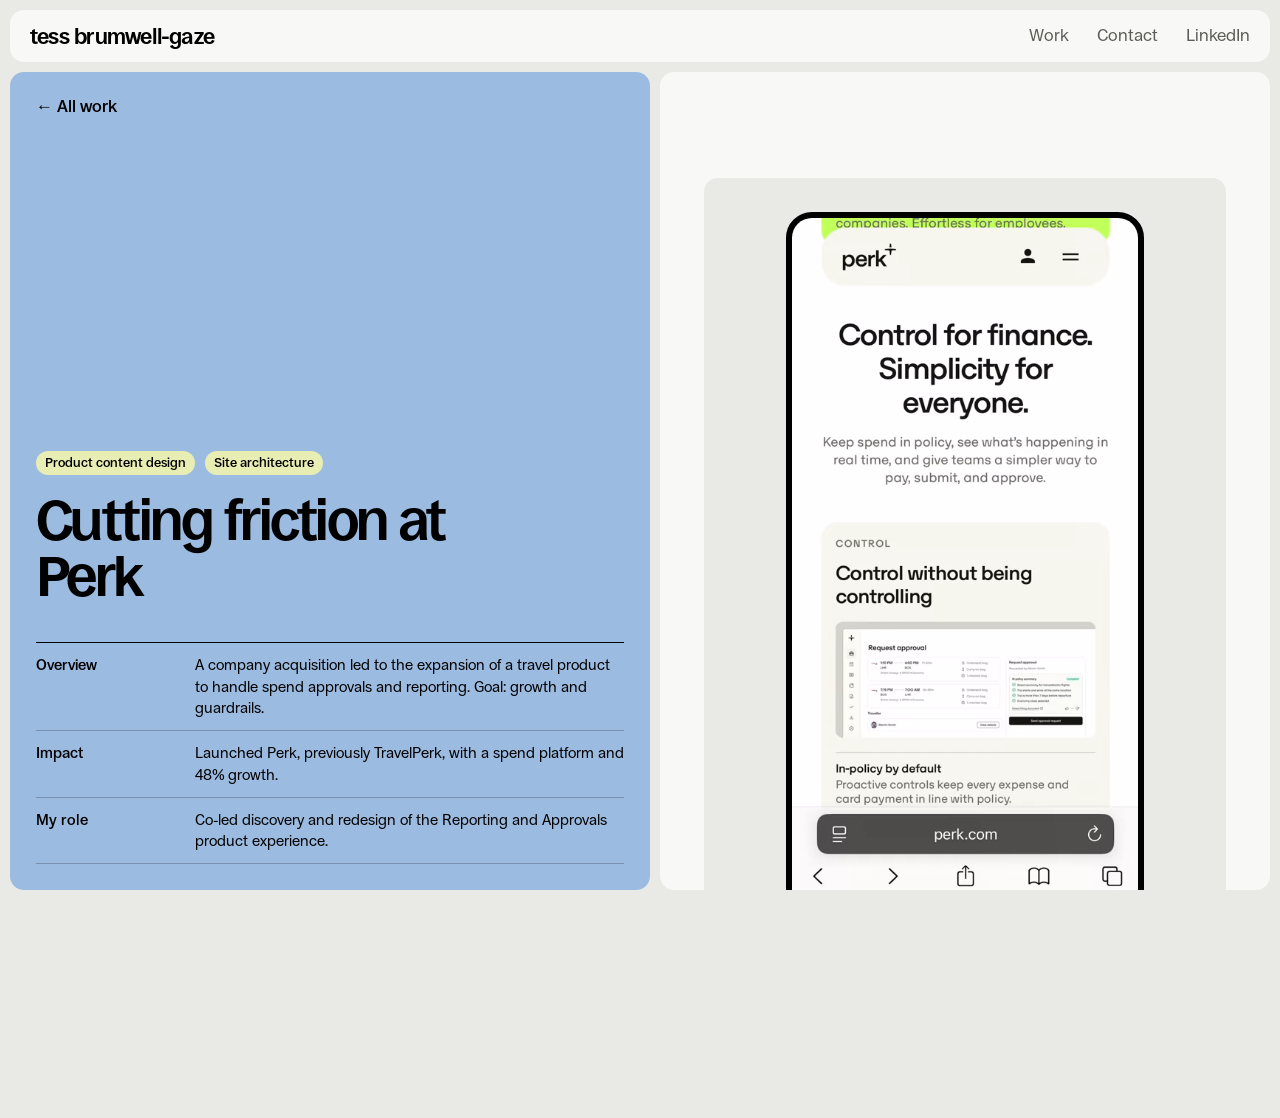
<file: perk.html>
<!doctype html>
<html lang="en">
<head>
  <meta charset="utf-8">
  <meta name="viewport" content="width=device-width, initial-scale=1">
  <title>Cutting friction at Perk — Tess Brumwell-Gaze</title>
  <meta name="description" content="Cutting missed travel approvals by letting busy managers name a delegate — a term chosen through A/B testing.">
  <link rel="preload" href="Ronzino-Regular.woff2" as="font" type="font/woff2" crossorigin>
  <link rel="preload" href="Ronzino-Medium.woff2" as="font" type="font/woff2" crossorigin>
  <link rel="stylesheet" href="styles.css">
<link rel="icon" href="favicon.svg" type="image/svg+xml">
<link rel="icon" href="favicon.ico" sizes="32x32">
<link rel="apple-touch-icon" href="apple-touch-icon.png">
</head>
<body>
  <a class="skip" href="#content">Skip to content</a>
  <header class="bar">
    <a class="bar-name" href="index.html">tess brumwell-gaze</a>
    <nav aria-label="Main">
      <a href="index.html#work">Work</a>
      <a href="index.html#contact">Contact</a>
      <a href="https://www.linkedin.com/in/tessbrumwellgaze/" target="_blank" rel="noopener">LinkedIn</a>
    </nav>
  </header>

  <div class="split" id="top">

    <aside class="poster poster-cs">
      <a class="back" href="index.html#work">All work</a>
      <div class="cs-head">
        <p class="cs-tags"><span class="tag tag-craft">Product content design</span><span class="tag tag-craft">Site architecture</span></p>
        <h1>Cutting friction at Perk</h1>
      </div>
      <dl class="facts">
        <div><dt>Overview</dt><dd>A company acquisition led to the expansion of a travel product to handle spend approvals and reporting. Goal: growth and guardrails.</dd></div>
        <div><dt>Impact</dt><dd>Launched Perk, previously TravelPerk, with a spend platform and 48% growth.</dd></div>
        <div><dt>My role</dt><dd>Co-led discovery and redesign of the Reporting and Approvals product experience.</dd></div>
      </dl>
    </aside>

    <main class="column" id="content">
      <article class="block cs-body">
        <figure class="cs-fig">
          <div class="frame">
            <video class="cs-video" autoplay muted loop playsinline poster="perk-poster.webp" aria-label="Scrolling the Perk website"><source src="perk.webm" type="video/webm"><source src="perk.mp4" type="video/mp4"></video>
          </div>
        </figure>
        <section class="locked" data-locked="nemBoQt8kY94FQ4XY4XusX5k9I4Wg4bU5W+zefKNiJOZ4finzlucwQy61FnPGjebHrZiMcCM6kXpi0bMOBl6m9zEqBfVCf36CzJ57tHD7PzKRXelrSKeuAmeZ2Ksn6S0ishqgKPbVePsx8oShEuLqK5EYV3BM+LS6PUFkPAxbd46asSFZ1RQJc54/DfEYsu/TMlg612GcNGMOn0QSXdlrXSU8uCCqQor6jUNSuKqIDkrwIgGczvfFF+cDr+RPywuVNqpopKH+Zs7BAUKeARMwUuumu7GgAGMp10XCrb4YxCOnV4GTW7Xqu9O6Z4bQJdn2WicS0gkdl/bzqmG46CL6ZDeAgXrrKEmlAe1JcKPcJr6kfYMKKh9NN0qcGbBxtqJiwAUSWfDjJHdrhRTxi3pW2wcbi+ESKVDSNK8+h2a7Mhy+PQkhko6m1o5Gd2ADwi8Cf6WNNwwpAdOralnmNd5PpySAL5Wqgs2iWHZgMFRWOb/SLwFVj5NRXF+CAddZSq2OQOuidoqt7VDpuGedyrfp1Xe3BZMIluQ39bgMDtNeD8m4TzZjQ4x7OxjfB5rZd/E5BHQYhjuF3AcgRoTjUexIQYZZ5j0ZajX5zygA7F89MpwwPb+BaszrqOH/Xh00W6n7fU1gmAcNF0L6M2S/xHNUKvhvvasHd+uHEHNxmggykxM1ARn4RocM++FCYc8PLo/T8F6eJtNN2ZXqCgzs2pSRHaVggfNhn9f2LI/AmDgrOHwdG2Z5+w90ZGjCJ/RRJDqyCgFWtoRa1Y5baAQDAmjfd65aAKwMtTvnhWbsH6TYPVUetgA9xjh9b9c0Nka2clIj2HyL6Madq8VVzD9RiATvRR5b/D1WrCTZRrqdgdE+bz0xce0xSZ2hhAF7zlmpVDBSvGxr9geWywoN8CxDfYD4M/SCXE7/yBkB9/uQNklJEpTH0G0KdZaV6UKmcKPLvIKl2zxZrlCBSii9s5tFsFiLY2yLEhd4RnCmSTPFBUiggk0JE9nuM3VXQmX5HUPlmXgkisffdlECFt2wOVmBkM/Oc93UULLl3H5Y6AmJjNlLOik6H1ocSKQrQmOxxOqNZSnaucatGK1Wj+c5IVwjw9BSe69DfZrp9sagAap7KU6zs5UJ1mf5DuowxfWXIpMex9dICaGDU7LjXVTqmABqvEbHSRCh1Yrd/EJkNgqT2VplGjyZl+OwLYdwDabZz4AIIbhi5F+iqN+9DgB9UeDXpNZjXNY6HHoP6ITiH/3VjXMHLkie8eccFu3Q65A/t3lqQC3tv3OTewaS4BPtjuzsklvmFh089eG0MQxmhLZAM4htTbJP293UNfCltc1AGdSIBMotNLj01RUDs8ULTIOktUgfEcKBk7HpsN6JFIGvqCBiOxKEXdbT4bLpdG7fyQDxA4f4dRk/or4iGs42dYBNul4lvgvCgmDH7YjrqtaYj8CSerfjyxLRCZGsJKseIDPzxPLFE9mLV3hBsg4ZuKzlAh8MH80APl69Wjjm6MKtEbCR8NMh6wPkgTU2mAJq053/9qgBUfInxPYC8eLOvZqPn68Nk5VgEQLt+fTcQbSCwZHU8D5HR7e7QbPirRAPNpvCzIsxuM3876IHUgtwYzytVhXj++EIJI8b67N+IEJzijEh60/nbzl90r00MzBWOkvkdxZbXbHIcpP7piDgAc1ZIZSgGWxG16BH4zexqtVCp00v87gJSnnaezldnjvuedBJsiDmwMOO7c7CXAwCK/TEpVYJ7UaPmZPQ2XfVP0sd3qHN9kJRQ66ah3TnU3ipQ0mTmBQYc8YywfqqgcJgziVheU1/7zY5ffRgq8goe3h0bC4kKBCCbc11KQFE+4E8tdZ5Yzy2qLPM+8hSaD7FR9nv65crh2/IqXJkb8VaMsliCk3qy7i3dpUVO/VOaTyYcr2VSUcZ+ekla/u3yxiH90F+IyWnq2AS0pQQqHKdfZEjvxlZw6kHnPaXSQnpSJT/ArxidiBVUF1kuBbtssby2tTU2e5Er/Hxhg28cqOJUGFXaM+dW0ZxuWO/dDyvioemyPwNZe0RhvEfPExILjE+6cER1Zx799IMjecRzRawzhOdXYaI9++kFw0W1ZtaQ5n9JaFPdy4yTJXIY9ERBv9vepEmluHdcO50vWDwFS/X2NBh8V/znvHCN/HUcx4lLx4slSJoPN1zFNTgoTYUqk/RQUFfCLOq+z2P6JMy/PHOIXc76h0p2H2Rwm8wzhw2TilYeUfz2mdx8Nj9D3AOEX1OovtJMXgkNr7DLDiSC3/EduERj+sfzntRun3+Q5P7OVNuq1TmEKgU1rykUukD1GIv5BXApcUygjNZvDUv22it+cc17LwHaGHuBMzOjRnGEu/jBfI2A0mnFYJG30Is+qTCNpbfeXtl0/a5o+LQYmP7aBUNLPvvqRqgPTIdhHkC717AeT89oj/+mewb71Dl9r94LUx6Akosgmx6idLVjHIcWs/EDFC6UF0wOOXYhndP3gTDbAVaojmB3OQvNVyOj2fanwvfB1EjJAtCbfhF5XqoMWJy69v9tqQRQcm1DPwg1wU6Gh9FcJqUUEp3Y+gSUq06wwnmPOB0zOTWHIpcbPUC0eUpr+k+QL+ihXyGI/bnMdx6RoQJpepLVyaDh8aVUXlSv4TaJFFBqk+dNhm2BVgO/2McxZJAz7SC5NwPpnBE2FziBD0SOCHHr9ljFJ+GSIV+SZawT9eiuTTbArkRpfD9KLmJD+OIFsuZc0leop3oaJziZUJu8gk4ircSQ/PA1rE5KzmZah0AIjsQ3rDn1gBdRgQu8IZKOTTS3rTtltExY3D5x7fTB1GfcZWsc1v39bHrZQ50humx/4rbMjP2sFr/kEair0cDv4LLeF5ayYxazu4MEGBzlIN03Fwh2oO0hmVeWlA/RyHPGTdzhZYp+VoVyTKWGqbQZRiri0FfF25iGA7OGI1VOH1+7Ekp8iWJnemhfEErMQSBmBcQW6CTHIvjKT3TJIwfM0l29AbOmFq5KPdvMn9DS/NB/BVMzzhxU8Y368tT3+LVK3rlXXOYWdUOgCqCk3Yftqh9c3dY1H0ZJn92D0AFcSIOU/8QF8hE85vmFQCsHQOL85GByM4pb+UWmHPraxlSsZS4jrE76JmLiImSTo/ror7G12DGaZqUs60hOaNJ1RaLEozadMWlVZouz/1kw40bKY9UIW3Wtl7HS+ZALvdnpa+LiAoUEKXcSA2lu//UHvt8UNdS5b4CQ6ecdBZOe8E6542rDMTH6yq+4Snfuas1Ltb0I/0nWKnWR7d9z6oRrNbAuse673C7A+hkkaNfU8xWAxbE7BqpAZiCcSS5big4XznbsR5c6aki8tl3Ff5PTRSALS+946N/8rusfx6A9HcaOyZXLmHV/AM085jhabMLBlNi9A4P6quuANwJ9UYV0pQVBzJwqLJtO8Quot+DgNPYzxp+XmsfzgEhd6mywjG10zyjS9xXS4c5FL9qwsdJ2Sms7vyy3mkGpfCa9hN7rJ72rJ1GEq/cJx4Lw0Vz5H4LIQht2IXzzPbFZnDDGeb2FYImPZVOf2eGmw/gULbjDc/4ngjvG/VYp7ZyxEkuUCzdDP4A1/+78yndRTRMi3G6Y9O6CP2Jit0LSEM0c4syd+EMch/jZGLhmRsL2VNvvDW0aLwTbTJPJgwQpU3+ZRlaZFDpD8tEmVQqZ5tFUw8nhDhH91NabtcVVLBY0YJY+T3wGqneGIihA+HGv1vJQtjO8Ewy9uRxg4kwtP1LwAU4KtO3jurzKjBIiuHPzjGvvTnBrDDAKEw2SjEMuuzffJxJOo1I0/cY0ehMDT4fjuXISNExewDpb2o9AT5x6dGWPpEv5mjnioWF8irAhduOLa3bwPNbtTX6QyLcoST+JQwNOJ7V+u37yHNH6wkqIwnmhPKDZWNss6jVmYJYRIlIC/z/K62FzFBw+mdhTRexIlsfEQsLbtePbaEGG5QWw4e8y3ZKhSZeKl7+VoB0wd/53TaSRndEdLTxQMALNyKmuwrMpiwjWV0mjjmHXrSTK1pgL5VTdq08ZjXdapwldAaR+UAYniR7aFr//eyWly4IjBi/rnWQiDDC0PRYJES1qlPEXmW0oMsGR04TZ/xma+MGvn/ccq8UG6RlRR/CtxSDMSoSkDyPtar11bDtBmuUjQ4P4DBAj/Q1m352l8lWqxvRygb8bCbGM/70239cCXGKD7xRHypAiiXCqyMWHPGFCHVth03aSxpLs3ibwPIYpdJoqk052l+3MfnbrW/HikwLma/7lHmPjCmpMzUTM3LXiFFK9lfGUXN26LNjGOQY0Cr3K+JZWk/GAsNHxLP8U4X89rbrd99NbmLWZBJMZolJbLhrdwKvChmSW7GxSQzCd2Cq235N2xgTtQTi/VvhQ9JC233gqzUmiPdiwdHGsY7vwDf6Vab1MdBv4L/8b9QzgdQq3v8aqg5ZTm6mHFSut0X67qbzn30Ye9zPZd8PoedFrsTuk5xpGXUPI9a23QDvs8ODZJIhlZcjJKSfnxrnn015G5fVDewzjok/mTOU4nu6PGRdDpNIcsM41ZgC0KR4HanrRIm4htWw6QmFseJiKwTuOnHvsap0cmW9DUnProNUh63OIYUKr79USmZ3MFo4Vgkr7g55azHB1G/UQYr/J+UYGxorq9V4pFR5/8LSDNL56q4ToYHpVNa8RNgxGWOttihba43+CwCzWP4/VfndTiWCBIftrCa1LebR12KdaIVk5E7ERFBZkhzpIxHBSorgofZ6AR9wVweomUL93UXA6n6rYL9OMT0jx/2zVC0E5V27iHh90HlTp6rVyxZN06kFgRmFW4dhJLtFtkpnZqCOWyIv6pMhuXWIgFM+1NQaOdiLoYEuDDs1Iopwr0qOUMH5nhMVkzsQbJDt54/82aQrAWulD8syvi7PC8gRhOlscIBBvlWj8WHs44uToX91/06vYEzDd57J235xSqPCG4olXoGtZ/8cO7GmagQH2F01eqemP5pwRvsdXAbm149qAaF85huD3G1Dqo5UfjhkM4LK/wam9UfYQnxs8xGqOBPMD9X1BYKU6qgYRGyrF4dyf5xGQHaltWvJmLkiRwVEZjXGhDs44S1i5k0Sc9upV7+vLPMcsxF5WPncMpqSc7LikI2OUoHKiKaSqrgl6HfVAi/KZWSk/Uska8D1wxiRnparnCFShuP11fFx5Q/V7/LtYxfSwITwU6zgzboAKFiZAHwoNk7av3lV+1JNpSV5X6ZVIz2R1gQYE8LMdXv7Wf6QxkGblyKF4B96I62MO7HZx6dwqDcq6/s7L5IVd20wdCTT4g3/wk4yPrV1GrM1Q3R94CVoN2T1iXWclx7/gijsjTeGLZr7kXYyzg08OgHuUxnSVvh8Zs0oTY5kN65oJ9z1RZ3ESbCIwueUuChS/GRGuVuSdKhhQeo/A1YKNLwLwDtftJ1MfGC6/r+TEFtERjVJgX0ZauVCTe/vnj2qsIecfBE7SqjUAMI+FQE8E7Z64XUy7tsHM6638Kxi25AyVK4X5AcgbQBw/8JMXoSO1GT28V1s268a0FYQ4Rr2UWyiiwmzHdvOtMdkcGCni9YFrFaElRxYCu/oe3uXNIi1ORaGDm5kAng2K2oCGxWf7ALxKqU6g8FWk3y/Y2LxCnDi+mANYutMePDg3ktSwD08JpfSgaLi8e2iuKc314ndJe40iuqALoEhZFUBQEGivllvoGI1t+VINdGBmOjs558r/LyIYU1BJYcMK4k/Q0c06NgWhjlJB/DnK/DatzefRz8ibeOVAoE074tNYr0y2FFHMPm1hgFuan9STCXtgq2AZSROqh1z6hKrNdnmT3IPXBmzBpR7LjW38Ge59Ptxoq0zJC9SUI3uAoLi6B8dDgndRHt6jmZ+YCKGprHqgZyiMTN1rMUhi0rXZDffvbw3B5gxfcUfd1irfEGb2CzRKvuQv/uAGvtCwneLw1XX/[base64]/6orscn7qQ8NKK1NJ27j34ZwDSwXfEhrglaYZd0W5MdArLvqRsc2/NMsyk8La8NJnaVBYSfG2cAg6PkfAUfFr9kxHXeCV3hXGabC4cTz4x7Z/srps92gaJ6fhKBgXmV2ZSFXwMnEU2rDI/eqBvR91bjEaw/zh4fZVw6HOzDHsa8Q2QoFmupuwbPBzvpBJOFKufNHcfK37eE5QTeA5KSH2xUwAQ1Vg2nb1/Sbrl5jLbv+NfFtSnSFl8wtGmK7PlDhkhouA67N4U0aiywLD953mEe2Xs5nbHatutGsb1hMgIA4nmIXs5SbMrghaEUsNz4lfUW8FduZk+ph3Js71WfwE5tWy7zeF9PSRFHcBdybop/tAFBRgf094RLM4Y8YXqZR6NPRNl4+QAwfav+xP5za3JcWoVBRPejFYLScieRjGZBNQnoIKFEFiYwntVbkLeSSJFS4JnF4l/IBG1v9F1vXtbLkbyvP8OmA9+YU7TQzU4fa51lZPZhSIeFuLP0Q+Lm220jce60xoSRSbbku6y5dr2cHf0noBuROJgAW9/hJBDjcmXtsBVET/z5sqKqKEi36MQsjUBXZ29nOIImd27qdGek5I+1NdTRBEXgJHUkMOuEbDobAmHeRFUxlHabStotwXNmEaQ1Jj+BQs+gNbcL+18gAVxlYFjnP3t37oFu9VZK5LE12HMNL8O+urdNkPVAzNI/Kk444zRtms49aufLnoPFEeFlLugJ5aw/9Uv6GVXefN+6RhFDTMpKF3CxijQTOJ4tzeiM41d+VCUK0VdobXKU17WE0EfB0pnF9klgxID0cQAyAEg/ZKaKaONRvJMPuM04AOUdzK/UTOaxtlcybrfH6uZDKMozXMqZuCffQAMT6qQ8Rr1QevBqmdepSDPbi8rjAp6o3E6qZTZ9stZMzjo/5dQAOTDiuExeQcw+1zY5yxPQeADmR/dqgc15ex/og6wSnXsoBGjyiRFesbRzb0DIdaWKNzLtZFCTDO0BaLAfyc4GM7GS/NXIYh0GWkSLCkW6eZtUC7pwJgCMlsiX6qVKCD7qKlmmMZiJdcmgVjyttD8C4UVy/ZxkeIcLqHvC/jfRx9Q6TNXfdPeWvyzH6p8p2kNuj+GcojO8oXyABjI+9BZb9bzQkbpRAKyLBeQi5NpvEAA8uGINtWJS9nUjToisL2zp7ddxBcC8RnNP94XKGcKzKPe4aMzjWXsMgBJlI1gwvoQwnwbXMU4j8POg//7Jf2Ef7EYa5ML6q6dA6yjrfprbmUHRaTGv2nKBl6W1G/4NaSJs7afdIsMvsF84i0Nc+zHA/fQ1ppeQrluQ5XVA7s71XOZ/H2GZWfPSHQeIxDIHxlZqS7yJeGTzaPhpVtCx03swliQ0LqWpxtq6Geq9VJBGuYA1CKAC0OSP3j0yR9I8KdduhUqjscCP555eNUW558qqQaJ8TUQGRcTwdRturGhHCp0PzMlMVI+HdntY//HcHIFKBRA8XQUKwD3fHpfxa2tpXNwCp8jTynHWcODHTbRrHt6By5b3mLs8WyGCL28CwYe1Xr4CNMHfDZrVDkZdzo4QTck/uOcnI6OXheQYse6Qqx/QnblpynrCoTVl4JncvX/qdPBebTIQx0oIeGbutniGqty43XD0w3o7pkGMwOvXBVfpZgU0aBEONaLPVj3f/HlveK6PtDT8Q0w+0LgnKEH+LgmoGEmNroa/xa4EDl/BMpvPhUmJeQDtF/788ZFqn4u2J+Cj6pqzDlc1RbAKBB+ra5WEjUQx1CO8pfM9HMtcUsg4aR8eMO0wr7V05RTz14cOkYCiXNVXDEuivJhLUcYCMeuUlhurHP1quy3vqQyxMq9ya6n0sFn0CIEPvEWKsUu6O8aWGSUFcJrw9KaphtD6jn6nv/AuYJdtIcbKMTh/JUu3w80XVvxX6lAAen0w0SkkEWNEczkJh/14juL6uyowgkYq8pKSEvkl04kUcAorKXaTRcA15cQ7uCKMX3VRk86jsxoF0Wc8ZNx4fzIIHi1F4C38pEaLAcADE8JyU2ZsKqJQVwy3mEbWb9p+xNw3I9O+bFQ3nojaUbOlLu3D2GV0Nz0clW7Eb4y7PEL7RjPlq/Yhf9AbVgjYW2Q6RtlBCUnirMb695U9Fl0ai2OD023Wkl620DcpeMSLgSxZVgzvrJ9j8T3cElhOvpN8TtrLMSYFgigA+QAqc3D1P5OFzxA2gVkMV+jyDAR9rBXQDUOXHCYVyaEtA9tfGeCsTeWzDcT2/f3P+GTXW4AOSp866RPrNu2UqWf06r1otSVudH9dll3Fy79StIgZdvg5dJyAdR+66PIj9XgpABrdHoPm2xWHlFGdXrv/[base64]/I8hK6tNtsDJaNHtbi5JeBAbxJGgTkmijP7W4ZpqSFVHMPSuAgGv9ECh0qFL1C79je4RY/F/d0NAAcKmYIWD9fSo7ksHHfQSJbDJ0r5fDqqg7edWMG6gj5VX9CD9zFmelxR5is/zMBFeYrTtLEbV8N4Lyr4xcqry0hTfcpPwqEJpi5oe/2aNfFRbAVnLbBptBeWfXaI1+3BEJ/z1LhCQN8JtdvP7J8a3ZVyfOauBqJoyP00ufP2cQ6YFJ7e1UqGFeqZ8Y83unmtk4RrX+fxfuJNtqVLx51wpkzBUx7vKHXtfk845iSFD5LdndsDFLpfgJsRCwlm3/TZ0cU8wFj4Bjy4hFuCaY2PBA93ULTazghjC9fu3TjHwY5R6BXJaNbpiLnzbGCCVsrh/Sa+KWLB/TMKugXoMOzfI23gutsuWb0Q2BZqwbBwVALxqHhfVOkxEMz1niSAVDXUehqG5uXYUL38VYjnAw0LpLhMooNhxUw5OeNhENqZ1jYiB4xP9pIWuXs7sdqnvwzadizIETb33y+BJGTo2X0csmJJRSCRoc590ubzG4bBw3fbFBO16+RntTixwAK0h25/Rkg98GolK0oGR5PhlowJ9NlmXoGMJk8SxbgGuQo/isZJ/[base64]/6YsqLoltSICpH7UTxyctlr71LtAwhH4oqurZaQqVixCDsjW/D/tMzzw2qi13+hehLygDEZecThXv6NFJWMCFyGP3S0AlL27UBL1LO9Q+U03ykWjt4hVjU3Xmzd5/IZeCzqYtJP7o6qKSxfbXfkHx5I0JjzQPRW9l8XL6VNh3exHRYRVwhSYeR5DRSRCTJkPSwnq4nWueCLA/5/Gldhv+4KePzFRxrTNJv3lMmXB2d/K6U4oq/4XesgE1rK1Eo7rU8IjIVzuO7TtMQ4ksF7xFcN51OPAEqAv4ta9YkHhhTn75GjgAv94l/j4ojzZlxKIIl0F1hLwxeVENq3GaFcDJfTuyUKC7vW1Oo8VJLnHQgEi/iEvQLvsstvir9bdho049z4juLx/7GzYkO2lQA9YiK2riWyGQbLmUIOYcaHcbobSHop+65LxYqWHleQAp/7l7sDCSMv8NpvZUtjrCdkdAYA+P7FjbaLYjgQ/9Q8bLitXyZQtud7UYCXXdI0tpTuCWtGSQ4xcJckihxlcvD/sKbvYAFTp6EiiJIlSOu5EjhDRB2cqwgudTMbwsAsGl1hiY59ak8HrAEKtTC1ti3yuDEYr0LPkh+EM8Uq/6jFFnkdxyJmlgjAfBUD1eGz5bkMWeDuXxlBl2pg6C9xgaJMoZ42E0W/[base64]/sS3ZEYV3hHjc0JR/uoPQAETn8BUVgLbdV5UXqwgIVHeGgqtiSBXRRfhbW0Ejn9RFNotU5+jC6372hkm2gq64yM86ahC0x633zPtmUO7ZLqHPFZyp4fvj8hCggBvyCEB4N/[base64]/21/FBla9NH74G92a6sCV80iv+VZ3K0kV+Fflzr16Ve/3W/[base64]/CKjMJXzljwJMktK3YBIUmnvD+tmmbfgRKTXLGlIuKo37M2t5WISV7Xo1i0mr+xRUSo8lIOVw5oBwzgysV6qLUdnsNOOvEZmcuoBNhEGFD70Ax7HbBnaKgus8mWNXrN1Fi3OO5FSyyL75YSWkV5D+FH/d8DtgikiWkJEout8tbze/P8M9u5fN5D3nYXfKMSOcos3S1l5eFPWwkMZzmeMSXJSFwQ8JKYcsHoRknYu+pbuF5yAdOOBJ2SxSvWCATGw3g/G/C7eWQQ2Dd94oJBNGGk2UMbbZYwfckJ7m3AqyBodCh3c/3EpuHYuSWwrqGWeNZWcy68sErh+/eOEY2haZyt+r8THJ7pjus1ya6svKQc14HSeUrF+SZfPaIJk6P+r3xjI8lorGeM7qiDMoDiV1Yy4yzBhKVu4TgmOG0ivoAkcNejgRkw3LvPJqJUf5S/74yHQjAstA+KJ5tMQdcDMpQWwJGn3JEMid5eG5E/Pqs2IFuCmu+dp6ZLlN+8Q4+CTx0QqdYfp74kJeqHbJ3IV5PSjTJgvxqAXpNxHDgpqh2peP5XQwJCMkRv7U/JqbzSUoA0TaFoEU+G/9Jc6pc+arXmcRu8TlMzK/sP0acAN446LmznMZVG21nC03BwzEzrpuslf1LfOnZFJQ8P1/Wt84WaZR3m1kiRE6WQ9YHZWdZPudkzogubfdCiWx2P+MtKcclyHMB68dnlHc83L3lt8oAkIIXUpXO7xVII0Qjzk+nml6AKyd0Ukm2RA4zp6/wguQ7BV1q76Coha0BJeroMBQWtyBBFVqiZ7kDrzIdfT18G3mSUCUPmiLVWiAoTZ5aIDOLnYRNrGL6Nb4W9wB7/gpZnt1XrREdme20VMNDumOFpjdp4GTFZRc1dG6ybKr2II9/nzqv3AT2BzVzHErNs77+XdN2rg3TrLULf7W4Vx8ybPD+XuwJdPIJxzkc5yr9ygT1Mw2h/xlL07mTpqIyq1WUuJf4+AqZmERX65uIEtWnhuWiLXrp+fUVOsdT1OHcLgscZzQlPILQ1Eu2H/Z5BS2AORDZhf72ezVI37iHHmAzshb6GpLG3x93y3/rpBfqA1OwbNqWkbk+4ciz+x0ysRVoEZJBieoAg27AI1OtClteVQ/EZA4a1BnPp1aLvJZmxH09nQ/rIXtU7dd2gp0x5eTGHscADHLANUXhWHnn6nXcvOtqrvxqha8XtL5TldaCNTxeMGDLcYb7c2Hsnic5ZzNvTYPxARYkFxPEYlhqxXoDeCbofi189wJBeDqH0yVv170clsHBhCdpdmbtYrDT7hQaFULF2rnL+NEEjRPU0H2Hlxw9rDGvAk/+ottCuOgstneQQDfg9uVOpEL8sJ90s+HMOTlkQQqzJDYk568GpJweiWe27XDXC8Q/okaDKX+n4x/Df0YulAQB2cqxLzhmnfnVCOrevkEPWKXLq96CouRohX6Kh/qZSyJOx71/[base64]/kxrh/FoBMIe44RaD87dguW4SQHQDFSmFO51UxaO/5mqFeapdgVAsGn7N/xJ84f1ahTTAkT8SiQ4Ql/bUqjuL978UYiavastTJ4GRi2FE9Ko5GLmtalS5Pgsoyb9a5snr3OuvSOgAPPesQV/0ORXON5tra0U5INmIjux4fxGunq5CuGS+debiryVf+UcZYX9syloEpm9aqoD4f+60JxntEatkYTs+Efur3G6FL3nZUZPCUb7nr+Ge8ce3x4KqwgXN3A4h1A+CWawuCz+K/58ANdcO5bm2Af5WVcFw3bViyu7gxaYAj1rxztVfS41GWH4oNYXxtD1r+gU7vFlLHMk46LxI2azvSo8NVr2MCkYdoigTKGL7Ph8nu+6xLvSlt+IjI+efwpKfGAWHsCy1qnG7bSG/mXDwodaqEllFrqifHUto/[base64]/gmvgYx3ozVdxABlGSK3aHH3sq26ihWo3wVteUyAAjNRwPrwKGM/EizoksxvP1dmq6DzcKsPEWLi2/AnmmbmjPZ6GuL5qegQotPtQN0MaIB2y/iHNd8M9Lh4zy/Lk0yzb9TqUXoeavkwbdatBsDTQUQP8MWDOZJvhYrWNgla0oPS8pUtf2mHHa0uUTAMNdg1/A+vrB+hDxh3zol6o88xE8RK0jio1FMsUKcavmXkXtrha5DNyyrWna4Zo/JpL/F3GjAViPOx26/UkXz2qZiV4sRuiMiZvG38/qlrGtK0rP2x4jp2AizgVHJgl1IkQSueKDHLvyYkX3h8qnnMLaD3ipfFBTATPTjXc5nphLpFA4G0wBb/2B2aOZgqMO6te+xEzYuNNX0TCx0cmoi/jKBEkjjjUe7TjguP0g4o4gdActmO4rhsHahlD4Loa5LjVZtyMGBkDyNpr64Q78gCiaQ2OX7HE8D77urbvwENbwncmfAen724ufXrL7XOxEhyzZBcIzmTXYXDCvZol1kaPvKS2Rmba/SpkKxpCJGvzZ1udsWClV5preN/O/DQX0v5apUv4FcBJhK1Lcc0NOwNzZnjd9GkQgMJswxGcES4N6XZOAL7ncLlOfF3t900xYAGsfkbet+yCQWtdYZOHTbbKsIWYdIzrmCU8ap1WXbQTROGwxy0H7biytoj0rjtwsdjRQ4RE3N3ypEKHBFlIxJYakhrmOJfwiATv08Uk2FAvwTjOT2nA4ajrJ57QxmBmx/kSUdcHcAKArK0cH6/I0vJDp3jPxr9VuE9CbZAAaxqHIULujPcrP4a1Q+ud1JdyW0OZP2RnYKyJbZezBw53hh5P1m5op5qZF9S5QpFpI+83yKcNN0A2UAug40Dz7KpB945r4MeFjipqeGlHbx2WXKYDM0iCfvYYmMu+OsZsXNonY7BhQ+T/M8VvVC5QP1PQvItBn9NccpKJiTitLrBsN5D8vntM02ccTY7G0fLHmjbdAPGagkzXmnseEhFQp9gScCg3QXOacronxnBzxvcXYWBTq1ovT71HPwSKMfsnMXElQRfYJ3r+OrUhXk/Cb/auUpKWKb5TaBz327Von3MW14nBJQ2k1mykcfVCz/1JKL3stl+tQ74L0Y6/vVVzGwQZkRANxvmO9vfzA/[base64]//GP4wEmaKXOmHBOf+HjLsB5AszIiKuuhuzWK/KWWYXTJ82gthYxqMQb0n7txo8QMV8bX83jvtq8iB+N8tI1lbKQQBOBt6I//uFK46cmFT1lIrPoGn42+leq19WtlqL1oIbdDm5GMN/7zhiDc3z4prDaoNNgQJzzBk7lk9/K9XRWdT1DA37n/[base64]/GdHjkiKRHM7HtCj+a5auktGz5rLcVS8p8BylbewwQabtEHwxflNyQYV773FByFym69qrU1dwCJAfY0PuuSxzNtqUMKN8etp1G/PtrJ2FYp3BE5AbqJi10FwV3X9uwga9dO4/sm97SEvM5C8nrUl8C6ISD23kxC2fj9pcpW1m9z8V3yqyki7vwCfLBSnOXpyr015oN4BQ6EPEPPtVNANHAZPikhcs2WBNkVuIW+2eIwvX86ThUB43gA6YgqAc08HWB9OAVBVPR9Uh+sNLInS4B2iUJCwNFDpCic3AZrqrDg4dGMOjg3JIOb381bMVwT9psH/Vv3FHDiojkuIB+K7aqWfqLCY4ka46dgdB3UERkB5VD7mbp1AmvQFAAmaFVIzon+BBIHD2yt/moSwU/[base64]/BJydsDbKJZ0ynSnhNAmsykArfIDAehkRJIx/BhdDKUvSZGGUkVnAhUaz6XU7R7+iFOhdsOnsk7nQK3bZwSV4ckn+OfBA6cvixSFr+2MCfO4oUfNsMcJrUmJpF5yKyb5WoWtU7I2f9sOpay7K1ulgBrIE0AtQwyWMwBMvVByBl/6jmZKpg8cBL9o2bcj7Vh2REVRZ8T3+1OMIMj3T8og7PqoNELCGEQEWlYr4WhtlIH3l17XFXSics2sD3vMZpx6PF+L2UUv0wAh+gkvKXtI/WJaww4fJBBeo2T6LBHx2D5se0lrZL6pJ1cGIrmdNMaAvPw7tFluHauikExT4cVqSrM+hhPQplaC7TwF5ImE59/tlRP/xWUCUGH1KOVsCxW7qgCwvafjQrlBR+A8WHpSeM8elcz/4ugSWO06Mh+6hX7EmaTmSc5gRa0DILq4D9Rp5gd0rrAIZrFdZ35d9su7Pxqs+7RlqkEu9Gi3JkqFijHRxCSdpxw9ltPaaxxrSPApKMPJzo3h1EwBWGjkdSLzl679AJk8/MJK6PJtWTvMPam+MStkEsr7D9e4gnJ/[base64]/Vv64jSPP/[base64]/NlItstMjjsvb8gnt4W/AwELu+Og80vrot3u4QqzNlomzNG9qXc+8cmPCJVHMpCP+1WWaeDlstJZWR0MrK6u+3ERMwqHLTBy/ZWepElT+NLQVp7cw8u9+bBZia2otCzZUZexjpyLGa+3A2E5VKJN00dVwT3OuDHnhN6JyVPOj72zXoqxTr9zxoo84Ul6O6TYiBLOuWXHlDxfS9v20MouMh1PqTV4w8g8cL0dYO1cxFcV49SxIuhEjj3dizdp7PoAgUsXWTfJ/G76gADwkCvo6eKXuRmMelkN7X7jmEGyr6XW0EHxOqx3Yz0mYaFH/PqNrrn4MZdU4L4nOlbM4zkuNniuyPpX7/zBdH1xaskgL8dB4uFJ8g1qX0xtHbWHVjvU5C6XQ7cKUppA/tTZ9QIgHbyKbybSGFh9vDhxPu/QE+vDxppEPXedmpWan72RV7c7Pu2zSiPMRTckdJjES4o7/CeVIstlIWnLyVOhc68zSjOpK4fqpCqjRaCHb8R7jIaZIg6kfFMNlC5m9xxV3sScdM9ViMp3rQ+OO0Ja0TGuHZcfsYGvrA4BYHlNHqZE1o+2Ymv0VOnQZ2t9wzFJaUZt87nQ08IkwjvKuZgElsGy6RW2o6VVSxvgaiVeEfrWswWq91dS/+UxLU2fHR2k9tfgYfGMegMxpVuCXePumRrPdCfRpB5kkviFFejGjvBEsacfq8hpYDzhDO4HueR4rJpVpy4asOe6R2eabolEO13Ac/Xrg6vQbsTCnSFQPh6G/TJ1R//nGEgA8hy/byU/FDICwAINEj2zcGykMfsDRrfyfyOiQjyGhV5c0sFwN9ppc/3J5jzBf3YFXHZzyVbGQOVkXybouiIhQW6G/qvY0xb3hipifk/SZ30XcjuKWmVvgOE0GpDJxJxtKvZ2WHuh+C+NHbijCKZi8pzH8zgBswYNZ9DhJayUO0BbikOSIQz8+pCP6INpGt4ckRz1rFNxi1UGFMZkoA07IenXZZYHL1jKMKT/MV73FLuB++ZKv7DSwZGD3yzteN+29hPkFQ490KyVBwXWT/Wt4kS/LNdg3KAupuKkDtwypsLX8ZRX9IEw+cs/HtGTJ5zbs/t14nQmWV6ZM5s4tfgB6Q9ycrioebC/QWMj8ILzule4rDBulslpVGcLa8QsiGgdwXu+LN4YgG/2DBBRKaIJ+W1M9yLMcwOwapmm0TW6pgvtvu1Etd0SmGagRbHxdCZ0ONzT8XM4p5XnraoxnvXmSnyyjJag6uyGC84mkk9o7Uha4cV4qPp480s/dJ3zsByeXJoBeBThge6xwqRQvsbGuKCKa65ogILEADYMQXykgVI42oSCR4+VX74iER5Je1B+Vaa+susPG/sfyeNxjfs8LzrY1wWrNFDTx/xrKfxpmwENQ/VkYT1S+L4sCG9RPmmK4G6PJrE01JepClABT6YLi8yUtSCU0xuW0ZlGtRYqmQ+hIjlGBN8bwPP73PzDU+/O1Ev6FkVa6ycyTBO5UzVtO4qO763XztsQNq9tUkROJEEAiZJMCc5OTe5kTgUfScvZAPxjdT6P8F5LOno4+pclET+nNYaYTETrg2braaoIfFcELVMQ8zspWpstCyIX28GFmHQqk92oYxnCR9o0vj0qH0Bi86OUAVaAHW1/1XpG03FU600H8B5D7u0GiLE6/[base64]/NLXhYK9fjZ0y2ybd7YGN3iLH3qO9dSjic8PDqfljsbMo60dSEa+JvRWfPiAEVGruv82ftzb0MjXrSP6jBYe21VVI2ZLKa+nKWlBJVJbhOllOcVvCoxphQj+59K/GPuDstyWTrzNGp6F1mQSkPuljtxpNVmSNcMafYLAQ0i41cBH1eL1+Fnw0sAOtsUh14i8r1L2h8bhyutSPvezv5jh0MPOxGOjFdXqv+uHpi4iV7qQ63DEc/cETDrv8xBOFHUk4DRHH/ikN1xa446Fov4RGcsNDj+xTseTqZRSPK+ZOaNzFUDISwMeHFp5/pEgB7deHurgwlXMxr0l0ejdr44s2nHPYN+c7Gz2g+Py8FM96jwXgS9AxX3bQi6ayQV4AnGgxspCiZxwCdCSHVEcGPO8o3A0Oy7ftTlv7m4+PV2w6GbzJmBc+LACJwSf9vbsOJFk2pahd3AcuDntXTZiiVqql9UecEl4Rga1EVcASIoL5jT4oIl7cIsOdl/DVTyLQo7+FsY1MAqjt754TLs+23nAX/4m+AhjURSrbUKCxSZjTNRhmZXCw6Uu/lInG6QdJU4CgzmpyeJtC7idUc25o0xvJGTfpC+q8EHzsItess0ABDNZGqIpxUXIOno4eCmNKPm0UgSEpVecaQXnaXUxA6PnYLT9pWVv8B9uowB9z6IdYtQ5XL3lf8a7DHVGl33hengpjW+VIB4zUctn609GmnHIr71hai0ZqtAgXXu2384MdrIyIJbJO3TnKZPmCz6f/lXD9Eng8tXH9zs1EvwLOKP6wsw1F59PZn1pY3CXglzqOxBa1/NXE6arS3IkWhcBbfexC2ciYeeC1Ji4PU6l9HazQsxad90bsKR5tumB/E7au7gsY+rGJbcxgOxar/sn3+4V4mRC7QzE+/3Y9mI0M5R9B49GObzaJJCwGGVHJZa8g0YXTwF42y+Vrs8R2f+jwW/17BZ9TjMzCeApCA1U5AN50Hwb1nsAMgolBbp1LlXPc7UyZv2Zx8Ie0Ew+oh5+jMqdt6/GLpJN/RhjVyUYQ76fDV8+sQsP7vaccSXGbg2OOXbH5xOZ01F2VPGH8N5F+9TARR4SWDM46qcIAbE0DpYkQi2FWz6WWryrz5BZGYt72goCb+vhReyObY6z+xhl2vpDkHbpdI9ACtrSfNYjEUYy5okL4NaxzilMtj8baOgF8YHHpaqgQw59hT23wtOxliHtKx+PQS6GMgav3+O+/fnoiAFaBtoJNVH+CI53AMdQopwPnOetzi6fsZBNX1ebnP//QYdOeJt6sMN7DBCHuicg/ERe9Gy5to+oAcgwicumu63LUFKjcZ7skXq0Y4dOaPQFTcbMECIb/Yw9qYyRoVMdXJGIh3Q4Fhr/[base64]/v2IBwFUCTdyJ8pNWtWp56lT04Z83lRdSoWi2T/BbdfdQfo+FYP/jcgVlwoDwDNBbFlzkNA0/OnM0ZvWdtwivg6vul8jY6M5YynlIuny5cE5xb4+zZJYmqCBaWG3bXw6W7CcyXNz2CnDnfNIAxAne7zRpf71/[base64]/xQNpcjYRcRkGPv/V3938hEBs4ih8l1RSnKPbK/qI8o5wrLEa5Pb+qrfr0rxdBplkkUsJs9iQZoz4uWPkqGtOMQImE2CGTtl5KLw/p94rY7uuumxmoTlUsdseIM9fwQ1TzsEoh1sr6snHZx6mOHIQZp7Q/A9ohxuo5y45sWTVcT3MyQNKos5i//lRMkenKSyyMKaUBLpwb9U4sZYDuhAjX4/fNkAKmyWckV+l++liOPI/jLVDDoONXH7OM9chF8OyoRH4yE3HahQKSAMygeaT41sQ6THSzzZ+jJTgX0h4F2WFNhvSZOXAdKtICW7mv/pINh5/C95iNY/[base64]/t6CUxxwy0u5Qntm7y6YXJtiSfRVJ28zWwvROcVT3tLY7tvOoZne6eD3SpVzEAwn9UYPwTA/PUEuYgrxvKvnJrY+b48c18SyiHtEojsWEMvbbW+CyWor0a9409CSqup7hoidHG/+9SMTrRKtm6gHCiJvPHXWh4fMxzR5gXZGEfcpZXovtAsYXguGgt9cpEKYIwfkCLPrCkjuNYGr6MOMDi7k13MtjauupYFrPBQWqv7ExQwRYhSNKb1bsfCjN0fnt/YSoxyesSrGC6jzaqfA7X1r/5iuLf/F+ibGW5Ng3THCBuSByu+M334RwOlfpuBOzKnQ9nz3AZJemhLIW0JHXtfOSyld0fsSOubl9a4ONE00xDICSh6XwJuKmcWpYwTN6kghgfhyBjLDp3HeLJiRrcTKuuTmneZR1KDzAOHHcsLFvfx8IPwCWHDEIkIvelxAxz0JlCTdDqfUe/4vi/0q3fm9Y1LMUH/62xDr70sQ+lNH0YQctxbt+SGgAv9IhgyWhNJ+J0NViSuYZu9AKJZeIQw8G1XbaTdM7FLZD2nhhkDq/2QHtTcdiTQdQYissHJj7p9pdT2kNfF+E6DgKOevITWOtpg2xRE2UvBLo+TAQtiZaUHmKHvY/hbvWdpqLC08wL3FVV+CIW38AdyHHWWCt9vTppud/bIB4I2JrGNGKxFVtIDDZAqS0KRCBu1FgNk1q4ydBzjcSTWyd1vWDX/9/39v0yxrT4WQyJYzIo9WcUX5JqpNTjoNCKulTsXEdurQ05u7E/of76lWP36TbALrgaGdOVJBXOLJFLBKy2KB7TjUsjrRk5sptXyYAGZnqj3U6CpYJjbQMKcsdViRSeJ1FbQuM+HVF46dOCcHiwc/4myA9u68EAF6MTsujXaHzf01Ar3nkPtz9dNnBrAhSqt4gPeQ3oxAw6Tps7zUE6EcPGMQK93EqZfOUDcWxQ/RnIHX9Hf6jBe0D/SQMdl+eFhNPlxpEXGiuJWwFu2w+MJzRTGgH0NWuuy2jklKaFOhbA2HdzLR7rrnj+ixpFyN4QPHNTMW6Sf9I59++yKPK4v5cy3cf6Os6MuxNu9E4eXRk7moYgw7ZHkswQEOzUt2GHw2bei1NpJBEXznMdIRY/fHc0u/1Q0px0vknM8BoBj+6S5juTxWawB4EZC4iY6MuQnJnjgen/bWofu6MoJhfzTYdWOMl1yiBIqxlKPJNFO1y4xZgLLmIBh51Yi/D2TWANymuOSmBg4LPtmK9GHinndzXR8drsMwNn48UptOqxHmzR2DZJYDf553Pu55bBmZzUuotee2LBRrX/hq7dmHZ6aXWuG54nIbBiNRpn/B26sCYtxiMbNllPaUimpl95PA1kOBuoCA1kqw5wbf1muhUl78oNN1ZVGrDCT1KzdJBHeS0UFSoptaKVdxzeQ2QqIh9XdK0m6ZXaSgZYJLGgXMwW+2NL7xI904fOt6aMsb+9K3zvadj0CW2zE1hpIc16Ro/y9ipFgzN+rComirkDTf3v29zm676qmX2yBd+0Cs3lHvgOdFEZ1m/fOojeW/pnaQXeTGAIq7ggZNbmgQDlbnv+oOagsCilmve8k3LIsd+BEHawve3NQBLszw5Pml8xJ7Hf1B+hB4xquVxDBpEIYQKfawOV6JWZLqGAnmHWHrROoaFHwYkgIHdrxL+RsFRVWJFRGuTeqbGOcegp8rrX0jqBBtRp7CtxB5H2Ymt36pj/2ZhGVnm8GwgtOhPfF9ZrBCn7oawJQDhiROsshJT2A8m75uhuApYKmsqml1Tm7rDnGtAfgnPfigwdtHcwn+djGv4m9iyp4EPsh33HsSLB/ZnQy+rxIRhLj5M2vVTgZN//2NpY5Lolop95qlhPYiYskFkK8/K44C0jh93kRCtymcOuojbdqd8wL56g/y6+TN5hH1OzK7j/RjRrobV8x1quQxWLooo/GokuZPpHMBINNzW43+V+QkzlXlMzeG5GqnKFVkB4KvQ4eZ5Km6iB6uEuZv4bBVkISGOtgvNA5qS25kb82iOSfINSjYR6KUaYmN8HYv2ulY9s+YDY8jPw55uEmuONXZru4jlCcq+fkRCYuecbO40KpyTKLF66RytFp5vZLZS0ir2JJH/mtK32s93AngFzfZcAdBd+u5mEuuBcTXHBHGDx+KFobbkUj/0UTCJ6qTovE/lFnt15hMegpeE6WTgopW4Oy4s4Kfm/SrY57VLHcslXrR81loAuLZXBtItL1QYE38KXRUOmhPrD+I0IeK+B5Lj7SxX5BUQWEUU5NbFHoucqiinNJilV+PbKU6AIrYyUQEP1vPtR086PBO5fY8EY1Ve382pSVuQywYtfUE4CzddnT72kR39VO53c/5DlTrEv308TyI5jMkaZmPiF4Q5y0wKzC0UrUSERoQc4+NA+7XFHAYNekFDnGUDK0LMMrluV7Prtp+jjz35/N/gKuGOTM+JMPwVGSu07mqeI/ZZ+gGXwsC9Tf1BzKc2/8vsDqCQx6l3grY9HtGr5AnQJ7Zf+XLwRcl3OwpLotP/GGpHJIYVI9ItlOHqmPthyFw7c6t7B1eEZiS078SXAzUNIDbEn6PHEIhRMgn6kYOEMCf7ya5ptvKHcO+AonmSql675Ax7zboa2IyzzF/gVSaJayU+1/BF4aNXG9fgWeYbe0aWEk/NV+84FNwBO6vCaKilT3RqcmgLZUvcHvfNBwgBG0HxKc3DuFQobhVLrSdPP1Gx9KlLLRNKWN7ZSatGv0DPU+msx6Qx+uSjzuC+caipU3SnTUKzhov+SNxn8k6VSwq07Iul/gVpZAOzxl0TLBKyJyf4eX5Gr6oFxz2CfqGsy/ZyLGdW226m1qzKE5U2cLZT883lwkrN8h4uwEmZKSd6SHvb0EEZuXLaL3eOa59lAZRFZtCDvrzX8lynTvjdDDXuMOKnT7eXlOU8scLbpTkJqDGwtwvdjbib/bHOFkuAxbbkKtFQMHaOpE7A5JEaUSeqw4Zg128ERifFWhoL/uQVtYfSkSYKYfAgJlrMGeNr2sL3OjRfEx08GzJC8KZOscK9O7qFKk0YEcJ4biszy6lIpIM4sCfBYpe9d440gkCCY+HOwt/lu4GTm7nrtRxI7OP4msqMcjhFtFlqJxFvUwUhALIIDsmyAmZj3SR6ROQ33irx8GKN3/BlantKyhC5kwPDm+o+dolfwNmCfcFiGr3mWbEm9qLCdDe2/yI3uGMPjMkCWm58JOr8IEWUw7+v4gxAgGlcuZeySmerMUEtusx5qTE5GKUaUS573ZU264xnT9cu6FO+Z4oPt0EzA5CGt1sLT827Yihif6Bl7zyp4NQ/7I3vWJf8GxUnxex5ioHVVMWeab9juiQa4AS2a0g2/OyQpo7cM6ES10Ab0cLQs8rpGTb8WAwc6VHeCMga2mhRy/5UCYpCCS95T7VujDKYnR3WlQ442GCjlM6lJBxMn8/G62u7IYNGfhZUhE7HHuJHbK062iAidr6IsM550gujlDsleJEgXw6OH1jFGFhuV2hezsZl1qR7iauTGSOn3LM+a+k+FOuNyE4FYvpXqWfTz8eQ+pxQxVqZAn92BbsntMgzGJk57QuGeOQ7jNjVvphPJ1wAP86nwir2oqP3KJvdiWocp+QhabRB/sXqz/oXtIjliFpbivvV3bB7MYoe1h+otgON5vSuDW1AlaSjdqxUqA5UwIXGKZKnAdEpd6WtgqlWPEtusR1ZYR/uYIpnFi3sPjzJf9hJtgLdWfj/adDDMwIFOkTVNYQq9TbFYQ5IkiOUhI8F+D3WpDQgCUeZRcYJzr39dGcuSNqj9yAQWD9Uyn6BJkDW/Bg4VNkqZfuZldeXmJJ1g3nxN9sC4X15+5MXKbgUosGJARiOFjF12obxGT9ltdD06KtEJY3+h4a3eGI6OEikKnV/Z9UJG2PfLSwtYOeYsh0Udfl/zRCoUrcmA+Vkun6YX/U6EhDTHuu4YsFJVuk19qO0qTE6Q3KbblXQronEgu7zaiUvhQkuiR1FoTTLt4z3olUECDEKjIK0jCkuKdIoy6Nk666xUAJvIxq/Zu+3BXQeenUwfOy5Ity1pjSQ9rErsAW43gpXtGjN8r5c00yZKyapRzCCp4dX5Unu2+8GmfLWGuS8QWtQptB/IuZrXuDAsMsR+T1HomkPJrg2N3CfE4RzqmZdJ65vtHn39NRl4Tj1Fk6IHe1hO1uNuSsN7TddpmcaLTb8F2NH4/gkQ1wbzA8KzFA3s545cYjf98m2ezYxpoRHogTHZZwk1Lt6JBBPneW8Hp8dJHug5JD9sy8hQnaGNRqcYvQ51lohDJmoJwC11nEl44ZlEanNIR3h9YFRQLRxwL33a6RgtJsyWul2OnBq/lk8OZipWcWEd3iNWvb+Vs4iJG+h0oC+0xGq+hWXS4F9YKudqdd1euHSbU9sElWiui9EOux5tKaf0EZdokofbHGkkZrc2e0lrrRXV3MR4yQ9T3hd0xmHUCefafaf11dy9Eu5FE/S7v7oZqSxF8zJfKQzbI7w9X/zMPplZPT8UJ1dAfZXKaMioT2ScRdxsFOZ9rWiObRhlBm8/kUoXVJgrUZk21+O/LcVY9dVovF8xZN0tOAsD0CpSTAFp2l/i/3Tx2BZ+bCgUyS87oa4V3Rq4Zlrq4OzLlkD//WtKiA79AxY2aXJLYp2q6X7bqHzVwwah8tTOTEVHv503SfroGAENdaOTjTlOnCZWzweYbp6VpdX59Ln56d/Za88STS1jNtaBzoGOZYa6XJCTBneHOqv2Ko9lwPvpfr2QPMGjpNcND3aqobsnl8AgzhBZqmrhNxpNg0oXQ9nU144IctMvDIYsKVX41D4RFgx4sVk0r9xO90ovaevWUSj12mJeVUGpMdvDhy/LaaZjGuR4HvEdbMJub3yhPTMNbU5YBxlqFFhfKHEdUin0IIMpyChrS2ftEDpQSc59/THnOfkfj3nrXAYeqr+XTeMFtwrtQAaDGTK+XYgNyRFIR5veOb7KyCMB5PNHp//DfmU0T8LTY/8ga7oHUYKNyNyI+UFybGujKKwy2jZT+Y7J39wmr6WTchu+/PUg160VtotKwJSefiGfkrczgtao9S5gqDExCQMj0zK+Pyjhmh3M6E3CyCQ6DfpZs8LcbGZpQkMdsus63zm4SRonMRdrKr5LwXCtyrXI7mZ/hkFceREbfkdOsd49i97rqxVlhEGnwQZ+yg8sf2cv2eu0gmS71yG/GRcAC2oBY7lqn1ypP/8xaqKXzFneifdYEnKm99YMFaTrDHrJE05rXquIfhYqtnEg3VmapbXf2yyTEVsw1lOOw2zpO7gowdXEOfThQDJVVf4ZzF0G27sbmzeJOwv8wHzgJMlkwfF8hs53H96qcKa1HFPCzV9mZfTFXRHllQvQ5NsuiKbdMmJysMOlQNXpMeBKFtUDx0x7n/Zi5gQHJ7yQlUzAN7R0YhpeBsSQrDUvIpfBRoUI5KfuzDDTEK3fpQGPmPOcq4LPLDFQVbynV8ctA9Od6JLbQB+x1G48gaDX0s5w6A6SEpxxUUcquC2Z3BQsXK0xPFAcrm4L+A8HqjA8KrrzCiHIrRtkEjJ+394E/vzQqod5Wx1l3YyN/QptuqbJ6yqoQMm/czHfENXPwWgmD99yJe1MrfoH2U8y5Q+vhqtIXV64XLpupVCo6pmDB4SmpTCVDBm4rFET2l1xACSkd053pThYBnhphPwlNdlL1lS7aJhDA6yuKxa/s9zSuv18dZWTEIat8e2qIX0G5YyLghHPp0yejhhrf06+Wy/hv67VNXW8a5+Bqn9dL+k2j78GaTL0/q6WpwdIF+Hk+k0j+NMwc7D+2Blj3kHAtQQL+Z8qAksP1j1yExdGp2blDcQ2kOeLxENGBgO/jZhRIkW4CJvltVtaqOBx+B1mDbYTvWUqfQdzDo0ARthp/eW7dZ4Lk4I1U/h887xwqgFySVBCDBLoIdFLEArbI0pfN9oSp5ghFf4XFMMWnDuv7QO0Vs8AdsGA7eP6upa86AP1KWphpb9NpiEfMtZBhkWAdLysU7z1390yx4LV156ST/cMYq0y6/pXJA4XgpeSP/y22pg8HRCdhoY4+aKPY0rwynvHP5G2kwB2WILgL9lyoV3NKAS2t/4QlhnKabUHUKNyDJWi3Z2pcfvRfnR40ss4xsqaCrq6//Rl18PWLd8QRCrdwO61Yp+kzfLBc6s07SGH8i6nvdCCHRImysjykqKmxlHyTwHAU3bNPaouYc6qtOZ7130fFGzDrLvi55//XYYRlaQlFDIpKaZZOjBZauMWINA1oC0VOJxCK8gjigxUVn8oEV84R2nmrSL5Kd89kXvsHWNi8sBqTfWGsauw0Sx8kdgukgtmTHYrqUlv4dEpeAs/H3OK7/MmDcKy+IPTEvfeguvDjO0SLsN588lU6egCZcyG/VF52PJ3GU5Uo3AIGm2QXGQ7k8ONyfX30HPVIYCUIExfW/vgSb1zMFREXWmKC4bR72hzfS1C/[base64]/[base64]/0DlxL2nr7Wc2+8EU6xw++ckjlXTyHAb/x0MGLaNx5n4tzbh0SlkKsvS9PYe/XsEW+CQdfNO8rxWYxy14pNQ8lgr1eQ1fnxrNolKpp2ka9mlIoMjy1uFNZI0AOlX2fioOD0Ct02I7f7QNMV3Qu9AifLD42Ti2OzarPqJ/6P+vI9j57Q62QK3PQTjXrfI+RNgONFJVYvgzQoneCkjdRCkOuYcoqpKc76DeicEGzYwJLF1NVT6GQSeIeKCseSvgN0V7UPZBjZU2l6d8h3n1ujW/[base64]/HSav4ng17ChAou2junA/0pT2A+WyLH74W3JoF1t38iD+7v9pxihIjSBczfIobKVqH6vQ/CvmRxSrU8mAXyOGKn5c5ux7mPLALK9ZgZmfGjKp78sgpYYIaX7xuBUVNyET7ujXfx8sMKQymSr9dEgZRQMTzYioeGjnhjkyH9r4IgyxsvIpse54a6I4oQKL1ZgFP/cg7DDzcLkfKGchyP7M4QGVddHRSNTdTPhHcX5DUowkX/HsLbbp3Ca9h8Eeoc/[base64]/9FHswfdzco+4ZqFcSlALYYGIHIyNKQqC+1IP8GG5flccaPTNPY6wqVIkErJOaiVk3HZh/vs3Oc2gHbEcITTpXGaZJ1GGfxfxUBGPplLOfEuxM6Ven4mRpQMJGAuyvy83d1A9y9v0/z9MRVNE7fgs5iUWCooJPLw4uIbkEkmG4qI1GrKdifjRBBpJv3DsembQc053tJjEKuP/ow9wN7/4gSLVPeqvoIl3KkQnSqI+aFwrMLO3FCgZxGzPZ6wQaDVSEazbSHd9rkjU9/W7vgG0x0ERBgIhj93v0u/K0vkEAg3hImnXklduxCpKhUpxlv24THeeLVSg8LqY5UDJw8kdVa4SldXAwmzIHUqEHE8fwcSSBetXttqoyv/2h2m23fIhPxH1AFee1ELzlrgfFrp9JycWIHj2z08sRQlf/DG9qRTjQyv+471xPwGvOTkOBFLcDHzctXZAd9hbZkGg74Z+7CAMqE28+9jXuOwFQ2zjOPVNfhCCRYy/OrnFbQaIUGcUZH+Euzsy14QQi/[base64]/1cEOoVGH/Hd3Wlz9ImDIFzDeySmiuqLeLcYzM4gMuVtG58xF/u6j2mh56VRTYB29bVylLkh/D33GhUVj7RD+eElYNkChVS5ILrQpmShNLArHH+nERwjiMOBZQLaUoS0L8wIYwinQozFBKnNkZLey/MPG0lmEBwMbT+r1FX6huXpI3aWMSs+vWsIbL156/5bp+0jalP/TNDu4QAV/b7ReqxIvzh2NmKnSoUDV1ADIhe+XXixMgKFzG/bxpx5USpHYyYKJ8OsBygyY1WnS5uD4r9RcPbbUg2NQ7Dg98jOIxb3dEOPVLr8kIQ5aR7xS82Rs68X9HsmGusFYKGww0X4ON52hkoF43ZGqQF7ZT66SHTAAK/u3y9dJs6INugZGUxmO7yH/Mk4cp0fbhgo/ZjN1wmMPAJhqvF1U1WIGkfU1/sHFzRcj2HkjmLUmXmONaSppK9FBrJ/q/7NRuXHaotZQbhdcVCpQ7CyeKo/IkhfzskTmxf7lHCfyQuttD47izlLh6HDXWYN1ZfHfN5Pdo2rrOX3pms6BFQzifFrDscjM4LofO2dPxVjdDEf/ElRA6xBaA0jfD40GRaXhToW9tA23iDE5uW/YLsGvPKOsAxEs3Syqmqc8g4eeEoCHNqQ65v/047CVy5YSHXKT61anTni8RlKT6TNVJwHwmRjz949HYeuCEAo/O3gP4xg1dSmVegpx0/XlvsIJVY9DK40x8wqRP+rsk55yT5Uv/qwPJhPDUgtDP5O+QoW3VamEDZ09R/pPx0JSWflgKLA7hjqcKlO22dDvSASAkJf0wAgc3QwDIi9KBzIKPycbFPx0JGYH5ERdYQE5Y92HbEXimg6p7XpUiYd2Sqkvs062eG9tl/wdanxCWm0u+zI5E9EL6mcTxpIXWfdmzscXnGzSSxo3hP1blWwVxZzzyOgNa9+OCtudR8LxjzdlHBtv5PwSZq3AQv2Lx7khN6PXzZeBZK5K/+2rq/FGpxCX9P/kfnoDTyU1D8CUtZoum6Cudo91JRJKbi1T8zXGH1MICU6ozUwyaXklW6qaqfny2tbxThy0Xx5SrftU72xmplEGYm2gDNkg86/mtrtqcK6J4koA38T0P1SFjKYqNpRonv5N+CXkSVQLtaJjWqMsHc/p8ENXv/5sqGApTcBV3gkictm+EurJ193KT5NsAgAe2bMjzR8S67i8FQfYKmd9IjCg1g78MUcjqawDYKCA5X78riyH0I+3pU8O2dqIAZMHwkFaPhbnTzu02lH+6Uj5ARF+tQhghxLiN0inJT25OJi6QDlmHz5wfsuqaZk1Nh8I9t2sCjN0gxsxQurUnQpXAz5Ac0EznqZ4JLD/ilMj30AN/zsWsDD/[base64]/KYb2wlZqVPG9HZ62kbxhbRbJz7tbKadCwZRWMQr5BZA8Hsw+BTqu7MUZaD0mGbx+tIxTJJNbAVeWt6IaCo/OGf/kZ8hmKNECZOo1gnglRcWa7vTf3lfGrP/jwJmuC6PTq4gyJqPCCanKR6VYhVaD+p2dga7ZaYMBoXI9Llqwj1bO5x5JZd0b7tm5la1pErS0ExmRNPeeEseJJfKwH3T8Gvig2HPeH31d0opqSHfmszCRc5eRxODefQ8lkDK3rGrcuUdpdHdZnB3QfBMjgfPKd4wNVLMySgoG0SpNB9Zqk1GlfzMdt/uUhNzYDstVva9U1vzrBMIA0UXXO+fZjdrlpJ6vGykA8I6G5SqMtZJrTbyp6XOybKsMxgWd7nvnzglBUTSiqJRCCC90QrrJYiajb8Nj04xeQQfuC6gqNDkLpf0giFLVw61MgfDHL85qWKhEyS9x1teGXtXWSViTr8O/gbr3SJpM7XRrtZMqDN45OPnwROvA9vb7Nsbz/u7QiuG8SjLWUh4uj8M+IrQE3MJfhkqFSi7o78ZDEJjmxIjHsQ0SEFnNR3TFdwukirk8rJVw4QSvVHm8t6oPuFMzsqjWTajkuSK26+gkf4cQNeWOsZl56h23O5H9Chc2oMS0H1bHPGwvAAiLkt5AKBPCljPJutELOLN7Ugy/GnuBa1lOiC5CdCJDJ5gAyOZcdKWjke/OKTBwIS17VbsRuSOlFbjsMP/BIFGl2hp0a+jJiWEbH9VIxcQPfqtoLKCa966DedMXgvhNdyUk3VtZBPc0klWEhAz82UlvIK1W+twFW9G+/zihLJ2NfjXgAm/+AJNjc3PVTZIxyFE/S9+B/3TYIluk3LbLuKGUedxOFoTFdjweEd34857nlmXdwhBkDALlNC77lbQxegOdxNGGe2WiQOYnknExgoULneXDcXpVzjFmg7DmR9D+ZYyr2yTyJNfI2xLiIrrFuLhoGPlHvtnw9zjFq7v4GUuuFWG9/AEYgRgYmrdfC+84+vFbLXt08QzEpDWjFMtEWFlvYlw47/GCjaE7UNq/BdZ7ScO4PNTSCoGYXXxHfXvEsciWJ9/HiSiB8ViYAXsKNh6u2d8w6g5WT34Fw+yHlWncHXlE2E2zxFXVpFOyzb05vKxjM2C6wU36RQVul8zX5hOse6bqbSSms4CpEoAcv5HCaTm/W5/TlOuJjItoAIDmDaRe8sl9PQDz/TUyotYvvz+3+UqHWnwnfvbNpJt+UlsS0IEP60xOlcARBSsfV7DA7NjGDjCRmGlnU6mlTJ3LD1Z6odQr6w49PvQ87vMfOgh35/1yE3argmIutryQZmrOIx+iQZzqDQINHLpysEV/rRB/hc7jqxFpvjDCIy6SB0iBF4eg5NBclH+eQGGFeJywYGiajroOzylBG4gK3WMAMFCeufDWXUI7asc+BsZp0g8pMjIXRneVoBqBdkdBZDGz9jDIwPjFZX/gM+Z+CBUSaG/h63eZT4KXhZiLqNX2VApJtykvij4jAHZb0lRZ0gcFv8Qs8YNiL+GA+4OuyLJh78o1AmX/WDuopo2B7Maw+Z3K7SOjjkhc8XsNBV49c6QMeK+6jzs1J6mdDxqTNfYJDl67lLR59KdFVo5MOf1VVkSZqeSPRKei+s5LNWp3zgiR5Le8phkKJdjbRcoESlD+R6ScoVt942oCZQkf3bJmZ+R14BKAtHxeSw6RN2jvuPQ+aGN3ZR3DogFcfW0dgINb3rVnyVIL/j6wPWfhVpsg/ir7OUusgYU1s9AWh9OhMDYAtkYzppTOKrrel18c+TfEOE12OwdaZ4KvAnZrnN+76x/ND35nWdvLteEM8RbuzFyDGtRYoThgk3jZbNCogl/heBaxCS1JELOukfHEiJInYc+zKd44HXwdyy6KWYXJffjIcKgOnd2VBQKDs9aclHpfvPm6DGCBue/1DtlND/JKBymEOV/AUx6rhZAqfLSBmEtU6eEfbxzI6w9nchnxxjPcYoQunq4eoDeM8QFjWCuQJtpQs2iB4ojQ+H1IjHdfoPwcYADKLOE+gHwP4Uab3gWhtvQyDiGlCtDWtmQwpBLkW+Km77XmdMCR+pLXYyoWdqz+cyzzhDyvJrjbkJnkQ9qQqyX0tZ4hgiYlJbXz/VTuLIy605mgqNockuKoftz4zPCnMr9yR1LRA4OoGej6GH7TB2txzQctTB7tRcSy1BDC8ktO3gaecx8HEHr+qyJFudiwvruzrOqfh2WYVLUK2BX//ANOQyuBbU+iqtHWSZxHclhvEKa0f9AXJXagr/[base64]/epZ9xPm91w+WOcztiyNQBQwymFnPUESFMAuWbgUvnW+Ng751dqMQF5Nge2QLghgXSrGfBfLeXpYnLmiTs330QhWgtdKAUZIAl7PM5TwiV3e862Y5c3dDagXRkm1TZF2LVZLpyeBFJPy+pou+W4+9UBZNI5Lk/BL+bCFuf8h9QDdO6TK2vsrp8pJ3Nrqnl0B0W3A86tmMHQWZmqIm5MUETNVjZxJyEzXWGfCw69KckaiNz1acrIWj9QaIC2cccynW/wNao8gLPLTpvaQoYozD8nkexpldm+Ygs3LWCZrEb4lJVmLOi/baL5c4c35XbYbYiqA+Uolj3VmLHy0VHTLCcYcuxSMlVQPqt7QSADaNqvCF6nv5zzencMukDZDeKMO4z/EUcF+7g6Djc5PAtzaJzOkz6S/BvVRmHj4Hfz3OoDOPZF9Ml9WlsYx2F19StSiePgJFR4fF9jzTC0HgkRvy48DroOzBDkYj0wmvLu8YxQPvmq96rJq1K+ecd0KdsiMJPnDpRon1Bgv1HNPfMpdpByVPRdF/p89VkPQIQXRG6fRy1/Ad9Dd44DmMaXCz91X7BRvkG3Vg+Zy/JXJWu0p98hA7BmYULaRMxczE0IMppGD9VAKy0nDM84F570Q6sWuSXNXmSyxHyT++n23kZzmGRffB7c1SS//e0PBo49ZEAF1/ATZTgh1eocqpZ0yvipOBmCSFUiAm5OZPBW6sRS0O9XcR53CxcflDrvppxybDUbhzpzXAUjj0H8/YnHsNDNfquMfheYs4jPraq244qw2uXhck4xy/tSklLYVc1AjkY3jXjUKJhneetFUJuGOe/pH7bjclGUmaWIRNdxHxDhtfUAbpUJ1FLK0JM56/1W4bX6v33RU+SnoCWryvY458kAJOyD2VVnQhhliKY96E21ApOh23EqIFwRMfgAu0VCJJOXgHztplbJrnVmKvFxBlNO8H5Ih/eP7EdgnQPgaip9dzWRsPtSQDscP7U4kvGvu2qm/U75miY8yVy1uOYoTGOl/veCoLAWV9T4YLc8cgj+CD6YGIRoNMlAEp5KjUzOZC3fSP0NGRXtP3u61fl0pDIv2xo9SssZYBcDZFbm/249A4XUZYXm0agOF2gVfYy6Kdtqe5DB3Vt9MRfJOEFVzAAzSRRIuMW8d0r6gdqVcpNZvovlrzqHZD18hmHRzp1cU/stVPAYOXKRRCwGZr5uYS3fd2SmKMC3oa9gpfpp+s0GeTMcb4AaOMlBqPazUyDMgXlukErmR3QOU2PeMtfPjEXYXiKnXqGWid0MowO14DLlbpeiI05YHfnv1ZZUN6KkB4aUM6vQGxadU59RJrcHHVWmDQaQ+StTQMhz5t9pRpaAV5x8bUJIEjNaRw/EWdOH3QFICHTi74eH4rPLHSBBxn2K/Pz+ZYQZzFaXKcg8GjWYebm6QgSqh0UYoPcR+5aErBSX/Fe4iI/mHRJdX4Vw+PYjjpSxAYYDDYoNvbK2Y22+YEOnLjOF746tD1AtmmruC2jiczcel0BANKB8ohMflRIAJIu/fAjPaD3vZYuM2diYpEe/H3tI9XmB0ly1ZDv+EAXSqNp/xlaE+nefsmV07iz4l4Bn49wrKgWML3oqUK40AQAT9FDEGfLbdhlpY7pOxvOawri/5cN9uM+jIUCX+1YOnojyTYl65WnxqODx9UfWQvlAp2cOkdo4p51RBw5OT14Obtam98HjW5SnZBiN/dZ8as2qU4U34S7BAs0sukoWGZlgt/egu7+MIghBohgtMsqn0yBI3Xlkg9R++3EfJrdPLEHWIQdbXQk6qh2t4QriE0lE0qiorj5gwWhZSfwV4+TTJ/tdcivsbg06Dns/R6/s8I5VN/RHiJwlTXZ9jEgVvqFufC1cNNf5jQgvd8V76N/[base64]/eDVAtagb5040DNpEqmm4qOKF+fRw/ZKIAY9RBcWPDdZ1QMLgC5xAKdYIrBCgF7p/cNOBWHcrt8I/pVGoF+OsFRPLgt/A+dsEpSmoPiYfhN+Ckak5qOsRuCR9t51kW/NEksdmo10x43O5gXybGAULFqeIEzEyptS/0yxlbgrRPdy8GO0x/q65H4XSwEYQ3uUv9G6wGv1s6IaFgI74to7tKcQPWO+F7YMFwA+/NIlIPVmiIgq5ikzbbdC+RT8tp68sollueQ6jR4Pw6w41AZ1b+jtm0B9jx11kExXZxrPU8SH05THgfV1cmMebrv6lgsPL4ScPKlMO3q0YDgC8re/eq150sLKbeTppWpEByFZGcIUD/dTBMYXf0KO/Wj/2UZhT8wmPv90JQaqjMb/1hTI4031nLf1/bXS2TR0KCyKH6FPEWbQvg62lP4oW98Gr97kMsx0D9NxNGWkDZlsrRQXXdvkaXBlFD6l6VhIMtLqmaoyxpwXPEZpg7fqpU5fGYbKLbQRggj2kWhNzLFD1mKtWzI3rmJxclYrN/2QC3pstyUBNSsLitxZkAg+LV5/LRFBoAG2ovceGT8cUhyazVKWwtOlYkWdvXncLnsb5cwRTk0Xu3OV2sGRq+kSqiz+3Jf8pn2X07YxoIewEjzto+1nE9tiYy3Y/fVzLP6UhVMoLwqASL1ravX2ShoAFAfuhIjvluvwR/SYQIPXU+w+//k00RKk97EO194Z98uRdseGRY+goJzrniI03UYDVdM4KKCaJ62rU72ELF27IdGyPUq4xd40IwqPltWlZhskzAe2wAD5FfZ3ga1DW/AaEzxNi2nUnUcMOXdRFIGFcPyDJrwpa44ayXQp7+vf2MRy7565sMytVFLtjqzBRdFsfHIgVbysIW2Z9+kFfsUO0Si0Q3aTxnCIjotJyY1PkzTUdHMDu2a68Kp8+d41+7K1tx8pHGKYD3ssZkrzDo9dbJEimcc2nFc1cJt/xsYnuDEs1Jfzc/OQb/HoUPxjSc1iJTwpBUq93Jonc+NAZV4iWXK7lYvU4MImvUSEZZgkKTRS3qpo+ezfvz+bSdhbbA6hDL2PI0enV44ftwkGAUfxVC0FUBNH68MnF4gcBg1BcmtuKeWCnP/te3k8Thxs904/cW9IzAQnqVuZejI1ygPuCQRRZzL7LUmbXADQal0rWNem+zUwwWqYHGvfjOaQ8izsdGIPSIcGXIYmvzmmawtDfVHNN8cYOs3UNRRUb3Z0/mTDjrCH19YuCqphssI4gJwPwk9OHGy2YQRz+FxDy5L84Af7ML+xO+GHONbdWHIHuNCm+ITb2jmzQWVxQZQysWT0BXPjFsGvC4zUsQ3C3PRPvIgt1I+fxsWGAo9ZokeVQhSd4B1nTyPR5ovW8v9bDgHOUAu9kcNPJ7yRH1FuzXrqHq0H+RNF62Y9/xeP2HKdW6oabeRWcusoGXI5245Foz7+uJYd1TIOIfxzHbi1W4hy1LLaGf2S0ZGmmD2xfw9hB4SENUZFenUgOKnOhlAcFA8CqL2ZEhOAh4dLqU2mLufJwEP3nBWiYAn2GNTO01VCXdpzeR3MmmmIM2trBxzcac5Fq/I7hxiVeTJYNVG/gmhhzvT8xJTGdhzRbDWtDiEZNpO38tEkwf/[base64]/gYmjjYhKaD1+cTNbgv7A97pkch1W4aPJZiW6337gTon1Mw8vjUCuYebM4kjSjl/o8/93m3rXyxwsHdrkVWMJsOlxWldaf/RkgLHwMKCY9pIG6MoPlxVtlNqs7mwoarh6CpWZmdQt3wboTOVYjduApJEyDECLm+I0i3o4+FFGpBmkEXPm/lyzoxEfkNLaxO5Xgh7e+U6tSPNMeAxdKQ3I8l3PpnwKTQqEyikTmVTOVLcl/etgzZhDIuVwxc3IcJdRbtzqy6wP00xiamPRkU1j3+aIBqsB0WWla0UkD9syn0Y+m25Dr+3J//8oZoCi0bnwbmS6+/TrGKoQ4uEUCSmDU2zOx8LkswuNox9pynyfGW+XMJnCy+y/uUY56UUXqu4k6xGqCJY9C3T0xErV7mn0PdHFp3C5oWEGytF359y949Ur69vNb6/SoW3rKTeB0gMbZKvuWxrRLJhfu1CXsAuz0dthFmZ/Kvb2vq40Ll+PcYTRj5fCYQZCyaRIvFxzRpuGnLWE3exqcOifMw1EVqan+nzbpCXUeRtyV4r9NR70AiR2WGdzTMLf0D3cdNHcHHlNGsznz2BFraRIV/+1GEKmJE22d92a5D1eLdAbh6szKTQ5iq4XEeikJ8LfHHMIdNhmyQGHjm/C1Nz89VhnmRpBEDwfrHdbm7RKClQe3nQidWj+FRzbtVQF4BIjGjbGUaVpp0CUtQyhGEPZtU54KoHlvEyAU+R5i9Ge1kXrwVbQl/Eob3ZNF5LlJLJflF+Yfc5cKzWCzSQ9G63BoBteQaXX78gEjEfzd0+H4y8zq05Yo/pqhumNMkVxP/Y5oNjwrls/3anKcKuDLXdSheIBcew1dXoA5Ep8byHXgje0vRvq2F70FONG2HjEumq5uFqXBCUHT/T26Axlv+HDMp8iIzuZgMgeq5bA/8VVfzNL42Q/EVhK+8arV608vthuV8lcFMFF13DcetqyYgy8wTT2eomvo5YI9xlSDumNomuMl3w5rsPspW1SaGwmvJm0TXt0KXbw/TCitgvZY4Kq9xK74VsqZmcMVMbA/2Y4cX/+9MgS8FsTaH9bSAPWOh3ETWu11pUhV+eIoCEERsS4wtEFmQpGxTjlB//pYxivAlXr9TA9axqKapyvQLFDfZZumc7F6BabR9tkdxoskbR2oHuKYsbzOfCcRcOSMPw8tygKkbe9mHbuZKrk7f3kB3UDJ1TGQSrPSPTHayC/AMS+YVoByQ9AyTkvERK+v3GrNXw2S8ZZ5v0Yar3Gfmksbge3BLE445IpQwjs3Rxton1wF04wscB6IEz2ucfuz9K7sxsKU/OXbZUKJZDqeHuR7O3bK5bzt83q4FSAfeQCGaXI/3vawCE90ffxY/qu0503a9VkFWBYkQAbPIrcGKtpnbHMsGcPXLZd+M1SJpwaehETVgR7SCd1qUkgqxjHMX1pBVCU6myMTrMb984xnalp5EU/4SZMsUzItLmpHKtfVAOYcCWZyc0I4uhkD4sxrB2sdNnkhseWrdfrhHSTDOsPbbtbtyP6x9l3K3VPvf+XKtHj0pxCefMoipsqerrNZfv4sHNtaUSDjxNGGJzZ8ybMRY+5F7PbWskTsCG/[base64]/ucDHyvR0OCEgbYffWWCjl+9ExL4plqDd+TAF/zWNHC8g56E8+ZrPumBPnxxww0KLMGCH8SX+peW3vJyrY/jhrB14Y+Ywz9LX+XGAGFDVtxUIJfY3N0uXIQSXqAfHRiZxFQLxJkOeE74DQ8zbzIuqVQOCb8qfW/9+c6SE6GyV20r3uugrkP4Th0vCq7dhdrotKXGZ5H56cjuUAZq9JW8t5+hvE8TlteagnCpsQmT/PYijZ36nrhok7yQS/N0CvSBTA6LxmyUIYWcAvSnT3fFll8xXATsUfM6y2b5W/KRwdYqkLFRfhO83cWZBmcmjKPF58O/[base64]/Gd+lX4nBHttK7AxFBlEALykBCnIud1VqX5S68dupH/lMPhsnKIfYAmFflG4AxhN+b+c341MHx06og4CGWX2GXpfGxphb/coGOadTq+nObtFIfCA3/36ladxAWAYkEJjLO7RmEtKC8lsLDk0hXw81sGMbgD0yFgbkl991xSfjmpwZ0TvobgW8UZ6By5QA32WTuFTmSsQ0C1mKG3D25XzdWci2a3tTWL9usmy06VAKlB6cDdZ74DjZN79xQYpoHosbvh/cEtDZknR7nZrbDR3zjaWyOD4MKBW91oZWFOTyvPm+zH8fEarHlxVrCKxZx6kPUWt4TeYtunJMtR2M7SfXtLHXyaWLgke1qjHcCrOREr7lHoLGt6lkeuhVnIAZhOp+wPXIU+4o0tX2GDLQj8iP2pQZfnizd5xWle06iyY8okvtXKaDq9+nV9d5XJuvqmv3O5OE080/xLt1W9d/hN61sWgr4bjg70lYLZxNcNlTzpFJ2KHSu4/AGFoiP0DYkgMt7J1OrnXTI9/0jDuBSwoJjISbMTTWNVLT7FWDvEhIknb/A5WoFOzlBWvZATYRF7J4VPE32apr+S7e7kA7k+7ebpbcczDXDqC/UOXQTur3CuMood7weXFK7H3Q9L6lx8v1sr0FuuLYzR78ewVBz2NE+0EBykXIkkutqWoFY6U41HemTi3NC5aCvwxXkuBdlRhoo+b5ClK+gQfDBKj1ttqTn2MV7feearbzFUH3Yxs15afayGtOsnbyLdf+SbeUB/zWnV24O3lO+Zhqidsh/injyosyLPNgtLX7Cxkj1i4QF9fDtWVAoTscbcHtGDVP5z4wLUfGO3xjwX5wylRvLAqKHgZZR45pPm/RfR08xcYEDDBEJ9UBNNoB+eUtZKp36VuRyndCACIga6wXsa5dtXR+gK8KGjqUXQX5kzXKXgNSMS5ygqW0H/Puqat+XMMdHFHd7t0H1b0/lqDo/8mNRb8Pu/[base64]/8Fu0gKYMPmNg/b0kxNJ/RToUnrVBWN6wk0cDO99ieoDslwoxuyz4/K7qhJZ10CsBrh05bfBsGQbMKWbI+xEM3WPazfH6BBeCHFYOb0WnxhuzpJATVWFyBB9wwC824JbvyaxQJlT0te2cq+f/V73pNeXvbFBP3xua1MZ/4MrQniK0mkuj60UnX+YeTfc5ERvfp5Gh5Gft470vQPWr/mDaBNKSaJNQt45ick/PbBQXYQgEPcvqJ/A5jH5sgICHatV/a4Fk655uduRDUsSopdvo2pQLWAv/iVGP478bOgiq/2TL2CPZUeHxggVmzNrgY1lmcxI24Uc/5UbjFwKIQ9ujjFgFLkATdvwZoE+IBoX1V/l18VP61ftLNycBq676tGYffgj4Q6VvLPgzyewfW/puvWbrEdI+vt07NR3FRWM6VJJjfhXt13/I4+bZDwA55mj4T2+eKRVdOcm9wgnUYzJRZpqcT38zxjQx81sf3Kh+qSK+UNCFRM6yy12IqtzXAvUG7YB6WNmgf1HoZ/Wgsmyfyu4mPRtWHDqwtvWuwklnmPXckJ/DeUsLiWeGeDsL/iBSzDrWS2Wdf8s3Rp8EyvES4C/CZDjX4NUdp/MsL9SfEEz4fTlWHCTZIh9mUt5NeEytW/mBamjbYdlI8na05/[base64]/3JR3PLCfgQL5Uxeujsrw/9q6QbGOYgx4e3lND5nSTn99bz318O4MGHUynU0E/Tzno5BFIku2r8XquZLYQnSbd6el/0Cxtsw6ZdRaEDx6iOMPSPDHHoTzdmCntPd/DsjPemGV1v/OQAj4miDDvML0WBk0oxmZ7hkWnJjF2J7MbePAG6JmZiO1fqwufLUuQdzxAR7F2DKBlI3LD3QNmgETtiuI4PBZf/GFMsRLBx5jXQdhUGu6rpW7B2LO5ZWzR251S6QBiXdSceEWAtyo8g2DmqUZv900WdNV3rIbLgmgy2t40xGcXMIknjNWed3QKb3oFMW7zt4rO1BV+uMF/7DlRwVT1V/mZ2enKsWpbI3HPDBkyajcAwREsfwNi4G8MCj/YGXULztZEjPFCRA5+AjY2ehJSw/qD2n1l9/WDZN5wc+AtHZUTsxfenHqpEfocvujWweu1/[base64]/efc659drGP5WwKvxmpk+aDPMbMpLAUGVDeR9PnLPJ+Oz6Bio+CRr+WRomylRZRejk9WwKGX/LFAlpZ1CT9TlE9iDRgD0jinj1zTObq6X3djpWTTsvsNs/irKU72ySp001Z/vaTIueIGDTsqOcqeRzUF7WoprFuIFeCbqPQ8eq+cXW0M1QcaeodTZlwT6kMRAQlGjgljLiovoLJlSBmVuYVsZ3PIL3ZnL9W+mdlKyCzPxa7bUUBfdBEGppHjtkL4UibCzV4MdahVL8/CQBE6asjJ29ssb7QCu0CQ5Drm4GpPFuZEg8prbzsaeql3ulD1tEFgnvQ5olObqoMOf826WtMLbOQg65Zw2Axo1U9HyhlDUpVndArI0HVIgoPbkWmQDLGT7TKy3x9t3wMLJoX3ArI0ywE7wh4nrEAyDEuCLN6wBRMJrvrChMQk7uRpLY25AsX/pZptmyDsNOVNvLdv3ORa7+KmJ3SCMvi185R0KZrOdcM7iR81vFXBQP0LnJ+he24V998MimoUCwNM5UgyTHLIjumgKyCogL0X7g2+RCz96fKHHSNHcqP2qMF5EhVLvFWlGeCuA48SWKkmQZ40WN29c+t/h64PbPw0s6u0lNKTtRaFEd4odB+PLm9UxTWzMXmzisuzLEHZQ+jOaG+T3ioYyFYyHmY0+XqqtAbE1qgq2xN+osLvRFohHXXMnkINx61QS0N7Cp0Bq8mb/X8O0yVHkcjIQTQ+im+R0LDrKFnzjsJ2RX/eTAFyK0I5uZQZVSjrHWZV0R+6PLB6Nz2tTsJzrjDCAnOpQ2GLs3hwh6PNYZc3ApLrEYC21LrkEB8N1IZIIgnhX4b8ik4VH6sYQBxwaPrIEiqsJyKQXPjlcBG4bWm7ucjzsqVx7t2evX+nCyr60E1rLNB3zHNxfUvKveh3Sz0IM/pYQ6qWzfi8+EmwIF29+4FBsshk1H+zzqGMmMi4QHtjp0sLg2o9GD4oo+bMSjEI/dWZqc14O460OHkWNAATB0Mh5fEGjoxmQuKyZJgIK9//ANzVjA0lHslqdJdfP3flCMY8oIIa4z8N9JscUwrF/pHDb3N51b0LLeiVebWGtQFLBo3X2uSi0Y/eMrzuxnKRZV4kb+vx2n02s5SJ6PIIqQFXFxA5H8WSYoiV47O02Gwmto813DZQRxanUfDR/YVF4TB+Cpa2MbI7KNtOJC50n5mjYMpJcfMWV7Cul6KBLLC8KuX6qbKA8Oo6558EvIxDyEXNT0pdjLBbSe4S0+imbd+Ihu6Fo0Em/JJMKNd8zVq/KBNNqEmIlz5UQLSPgUR9OZKkDxgzkbRZ7/eHbSyJK8NZp7yroX2PmdEczan4hAmay9xhk4cF3iUCIFvcEFsZ1yottJ8DHtICgT/ukJb0xi4KuRBoQ5m7O60UbKF1B+1UsmElyJy2c1frmSf+USaETVoH0HNLwx5W1hc53pntdypxGk36+C9x5hI5rxa5yfDb6Y9YRrHKgTQ76acPlSpoEFpZdbP7ZXPksi9bqBhq45Y4LGIz9qasqlgFxgndZQSqlsu5bATWxEj/IKsXEBR3kHZ4jws64EKaTXiKuCOV/CA7RMdJf3Do3yiiYnoabciCIeM+CsYeT3aDJO1ubaRH7vkWaKV1Ei5ogs2DESvTJdMQWa91n2UNK1LMGdjjPQDGn0sS6FtwSbKN15yFsQgBZkp8He24c+T4rVqWsjNy3FX/Z69w7gDJNIcb9PzDGU1v3s38InRUDshFbMhhxd1UJmeslce9RwvC2RVJPj1dV7g1qQuUonWNwiEXfjzlWlU2nL/H3oo/bb8F80nML17dQ5yCsC+ORoHvNmxO/[base64]/LtEIbHs5YvUjAZrLPzzigtl4gAE/Vj3aAJw+3qCBGcytVXaR+3/B+xbJkR8OAOJI35gpb5tR2lQlvBFrvlJH0mkKKxl7FdG4vQMiipGIueuB/2LialCJlu6rH8RGrLr+DcHT02fSFV74Lh7GPxx7B9utJItCTMussn2SyOA6ZcPT3WxAeKT5Xc+Rd6yKNddLTqSxwRK7qhK8X1kY2hW354NZiNDl5oH/7Cf1w1tYJUxeE042GFM9A+j72KCSebFpwXHZQ7DMgMCa7RpQGMIEpJ/p8NEXdnu4qqjno3ej4yOJZ1gJvjgwMK9c4vtkQhHMeKTwpnPmPOktPZcngT2weBDq+/BLRM0hB70WeTA3i+8+peF4OAr28Bu7I6EOVl+FBTGcwePA3sf0ueAZrQI4m+sO8/cVFnmCHO4OimILbe2Go4gf4lAvX3OBpezrg7iyhUV4EPqFgAMR8AvYDZrEqrkoPkqaSJ/i1WH7/mVANmyWNKJTGXodqe82iiCLh4dN4TWQKt7YcM/[base64]/2B8MxIDo6LflBdIubrWezeVNIsn7p5JkVCmGkhZWemJX6eBxyAmLfVS52ll5CWoCzH+eVLSAiVlJPrsoULYUEPrtduijU+U0pG3ffQkyMOokt3CoU4dCiM2KBU0yNksb8xww69WsuX8S6h9i/VnqpNw0n7hvwg/QAjaisGEQyxaFuei0rcBIZnWz/1b/99jlm3EExJ2ePoHzARZQTAA1HU/HCCJw8P022zXjTu7l39VvD7Y3CZSNRKyQxOhPGocgOPUqaL8+jT3RD6TjZ4/GyPiVsgQGkKWkipvWDiBYL41dpZKAq7Mvqem5KIaZw3DF5qo+d98+9ldx7Zz4ulEhclY70Wm/0PWW+sH87Y2/KZhCHt+SpE3MP166+Qn+XdOO0doSmcBuHGOYOGR/VSgrOCoWpP5KpufJQ4TIsvWUx0VSPQ7D6s66uZhbfhXGIVqZQxR/wNboHzH5GkkLbKbDVEXIwLXWdD+AWSneyRfZYcbvt7Xvp+BPhDZm58ARQNdeB9yx3pZMKE9HwdmIN8M2MVDVrVsYm7dMELAZnt1/wWBdfKvg2a4RNI+/9zo9sg7Iz56Jv+2nCX/V6/WPcGGmb/wiTLyPr/tX0+Q7+BpqCK5cbE1M+LsSuNLHpN0vdJzmcPEwfV+74jkkGetKuHXXve1XsHaj2/7+51c5CcYR5pHxbY4w2zNpLnrA3byLh+6P0gMcYJ+exf366FUh3lCO1AatjpKvx1nhfNXcU3bGVlma1EfY6xuOpdPPbfmnH9QGRFehwEgAU1WJipRTXpjwt6eSd9NhDWiE/UtsylhZy48Gq2bxkWYlZ6upSV5p3h9BcRAB059pKcw1Lek/JmoNpzZeMywDaRm/SbR+NjZv03k10Sj/vrqmnjIgRq2KTUk9VEsCKgRYSAXDIqhQf8njEKi7Gssvaq7k326hJC44UmOuGuTagXJLGawaWL9PzUqfiesS9Msuh+FRgdFdOhy79s2TWWi8vU2br4Gh6YzBe5/mVJLHdaE041kchliyGmzC5189/mPjt6c/mXVgke1ZFrOsBiS4Y5D7D9CwIhM+KspQDiKRZlsmsGMQwpTxqEqE0COQ/ujHuxA4YO9njiDllYNcBKC4agiE6PK8ZSxTMG8X8U6dSe6yCIIQrZLYfnOufVFFimTWqm9Eq0kAp0Xq2Gv76pl627Hb4gsc7wqpSyWq42YPWfK6OQEOTBxdoJmKH8HGJ1KesTPlWUZ9I8h6LlATjBC4feA29gJaUIyr5crdjtPLm7WsgvNCkibZnCjMFyIEVkJq/skUai8WDsdPxUFOLE3jR2DgGynub4vIwqJgvDu2+dn6USly0w5y0GSDBEo6XotCjU+P/NA64dAYTzZHQ52VFJUICNlHaDO6KZlVa9yEeyGrDewVSgz5xSD29luE+Y9SCL1zV2db65axDYGlctIur3PmodkJ07szxAWQOaEcmn6kgbFbJYc/HJ2XewsssPDJufArPGv1ubq8x66g5Ha1ikK2KtxqNFoJYn5HreOTrJKSOXpf3AAUWEwn3FZ0zFZPrEqk7z6F/SnV5ttDL1oDXluNVd0FHJVqXtFVTmFdZtp80U4u6IzTyRdJVg+hz+KQHCBLbbkOl78Xs4uy1TmDLbv8JREng9GGSjcIMj3lU2+yDQst5pgz+UgHt/ofhFME+lCXnVzDb+VTj0Fvl7+y9rDDaqIX/NPlztxRrXPRWdR6zW9NWwIKdwHJm9C/CzJr2agOZETjYWByxPOzqelNn0usRrBPp/5L9HWMCVBhxGhV6gVZoXbG6gnaZNESz8X4kIzXWF6bvKtwc7iRFJR2lj1EwxBtM+j8juZ8BoizWcty8OJvkosj1v04VUyUb70Hiv9Q/Esh3qFbLmxUBqqbIOkbzRDrKAhuUSIMGUUr6Nc3qW/5hbPiI9/TmXWRkEm7ZBYFaZgSDHb8CmfgtEfYE2N+cv//acvlccN0N4coeMFUCxxR+2VDb9IlfxuWZmfq6jp/[base64]/2FTlAJlCsMiZfhv6AjNxoNqdvKrW+Yx02r9MaAkETQE/Q0e0gsl0V8Z4v+ZILGRR5aOXo14LIVWAYkDXtUep7RZV0DPjWvyUhYvwvP0uqLGb4Mcq69KjMaKeD1PZcMSBSR80CcQR2/Jh5s1SIwAKLipzxT3NHqqlwSboTpS0DaUfbu30Ey5GNp25jtT+67RGbimh+krjO8+gPNoPqdL+f5uaVkTxSA+dgjKoNdwGtW3mLCmVZSkYm4W2utPkJvsZtsqe9oH0mDXnZLhkr9BgEVtAgihBMNJjGrU7Dqi6w2dl1aAo/+9UXKqua3K6mwFReQRbfUkjQxZtnFWB/Lf98fdWMHYnnVYzSpb1mE7uattVfXSShxplKN92ut1a9SqGNer1yiTZlL1o3DBM6luFqOUtCPtFTq7/8XIfAbA3UZwagfiN3t0zxEosJf5VbSLyRVQPg+AaKjQZRVCW1PzuVIMX8ZNtbxa5Q8LB6hINYIMMjNSFUMf2a4lKNM9H7Um+HO8YID3pnfsUjOVW3JWs2/rEkbHPYPIl6lneuSeIIG5Ki8m6m5boWTt6UNzLyazQVBGC4vI2V56TGgeEv6huVKQvd7jQBOpZXDgTS0Dt2+u5X5lxC9ImzK4vNru8crCxBuh5L9G3VbipDZwe9j8bNvMDRpVTbn9Wv5AiWSosLjLd/Hg7VMgXMnk115/e424OqP5VTHmIMQ6z+WWSvcYu8LEgb1YBZfOCd5rgGvwu7vf2aQEY9Aq+DR7u7HHpRh1wrSM+jm5mPXtObXZ1oC66Mw5wf9txxebnLtKJRKw4x0Gy1eELsG3rN/RdQBKKgSemzIq6+eJLkox9AEHQK+cicQUnGkzUz/ushDKu5fo3ntW3dbpyK0JecYneZY7wlMNIhRscSIKk6j0qy/WDitoJ1G67y7A5JlhifdGpwOIm4o327kGq0JekwSW8zsIINzXun6lkPO0o6M7YN/h8BE5rDVIlu6vesny6kwtIqbiDTjhWMwstzxjA/KF4KkHubDmW20rO6q6VKWMrcebGgYJITwapL1gitTwRlgxPBfMpCGVE6qMNXt+8PNAafeu4MIOkG4oCNl36MmymtIFmPY9EG7pApSarHX4aP/ILlNWdbJjYOZaBYKIfdtEY/dyIZla+CnV4IOdqu60qq0F9KACqfOL+qK27qg1dM0PQuG7T4URdKdGCJ5GvpKtjVYITmZNJUIC//GUwc6XyHw7/SsKijPxNlfqT8SJ76Co3mqaNyJeECCcPS8KEUngqqloC0iGf5wlMYvh/ivaVQDNY82BsVLl/Zrfx5zlwVJupmCE9//nmkUrPnjjrRaKlbys/OpdboY2vaYOo0YB2h0S84qMSebVUH9KuOOr0F4YggSit8jjcbbX9UIlMTf35wbb5e+QYiyevwwlCQx0dvRnB7XyTTrzZMOK5Q4sHo4i7DRxRBK9z0FcEcGdgzxLoBLc3IhYXsPCmZZz8jgH9FkA/qEGdEd7SAnPKQNFJTWbDS4MzybipCPZ3/HF8q6mHX5cl2Sy67LTedCbL1esckuLOCrDd2N1PGaWr7xCBLV1e1ykgfCfvQrQGYYca4+rp8/OVjg3bsmuTAl6AGI8P5XiI8m4E9shNtBjyakS8dMyBY1/90qLxp58p0Vc8uobTZaVcpIqIjJx049ugDbDkB+G1MXJiSpzLB5CWk4vcOJ1Kk4YYSMAI8zSURcbJP01mzfXsweeni+uXp2B3HTKhaX5CLqw3jb3cmNAfW7O8+2ZFYgBOJERpmU6eS64JLB+4ourWNPE6rz/yhGkeBmY0kkKBWp/S5XSe/OGouU3DzBNcV8gPocaZ118wX4c7WOKkdW5ERFLWJaZDZmi3+XtOMQw8Qrce7kco1IsHEdiEB6ybZ4snCppyvHBqxzmO2O/dSmjQPqNLZRwcWMwNaCkbu7pQtYZnVnsFwJw6g0hhD/G8130hNYLE/+mj1YmOgPKW3iZo5rR50u/NFy6nGYoxiz/[base64]/[base64]/OjLU9dwM0GXYrudPw759P2oo+bkeGxcWvNxKtSj6LbPF7RvUyQ17e4MUZgBLR/bTtJV2xFhWXvljarAmHknKTimQyJSeUCGHqPYX4wcHwtRMRDkUVtZqB90zNhy3pcHy6q2zSYAypafYC9al+a/T1IMipUlRIugiAT38zFzm6kgzp2se+kUDWDrD8khmt7mzDDYV/3FYzTftHe+dRQdUbDcnAViptc+Kfga/yO7ToPaOeEe2EhfTx72idoJgSJyJ3PCmav2vevvxUF4zlDO6pnes5U+KqHNRYigYUeLNP+LKijhToVJeGBUH+YpSie40EKcDosyoAen40xkGzQ3fpl8qMjX1WSAp1YucMnlZGu34xTQxhwZQacC/U0w3ObyeQ7pt0szrp9kHblFfrnjgrpiawsUyCw9pHef76lUw9rIMgiY7J9xNA73zovxxOhoSxDNZLpYT+37Q/8uq91KCiUzMsRUWwOEyS1hHP+CMMA6wOvfY6jfVWgJn0IcVDzTbKvEKzNLhpwirLQwtnodlC6qBBfTIadi5v1iOLhsuF9fcAZD/eOh5gh+sykY4tLo8LTlT0PEECEyNSG01g7vc2Eed4xx5VjSJAZgBUsVfKEDmyyWiYuPDBtBsgUstxd89rjTZKua5vj4QX8VFLptOD484ie4QKPVpGVilqAKrRLPxniB/g9nkshaNTqlziqTId/M/yzmkVO9i0WMVxbPCGbkx202I4iuDFeVXf2lOahcnm4J9cQ4k5bGe8qE4mkRx7IwS294Oc1ySQ8argd3oV7lCIm3K2BgYPCY35qu71T1zzJ4s1AQZun99IkwQFaAB37sQ6ML89BKytyjtBLjwcKfRjrrbdydRYRS/ZHq1MIeQ1JuIJw1mA+GkofBDjkLRUvxfILSuiz4voU4A/CPbkI5h921KOjIormAFqfqtOLlTVywjRissMc4BEX3ydPD8oeGbWAiCJ8etiDuQxz2P2sEZADeqDtn1Jie/z1ITV8791572byGbf93jI75YKckricjQyn2IPthGxgdnjWPSZTOOWaf/j3AVwANC5xj9SeabAOj3unPIOoiO5QDMsOMhfuHq4Isg0rbn28i1D5sQcvB3nG8w+zPr7umHxsIabxEPBrXlO9ddb9lAxwCoWuy/6LRCqYhQxpeMOzxbaMOo9qVXYitByq4VH1KZg9yKENc45F23nJNlNh0A2hTp/SbAP4/5H+tUQZAaOvhswUwUZd2p8iGcEcitf5FSinBfotLLZiFDMeKhiJNGsSRJOgonuPbJKVozPyHTWGU0PhmexAJMrV6kzfW42jkcBnlaNiLuksvywdkdZerzxhne9lB/OS1o6SkPU8KRWLoaGo4Tz4GHfgCrnc+BitQ1LTMQfHM3adc6nCiPrerF32p0q2qo/XZPBj1qtMg36dOa9qKbuKf096j5t+zqP+j+QIbJ052hbhK/2El5ATJ7eFBPtESpUY1owU3Gp8+SWXc03DJME7AgSvEXXzbEzXRqb2N0pEDuhYTx+b4+gIU2UQ64EEsMu+0VKGU2HCYXb+8NEFg06vvkRf/Dns5M8qaO2B1RY1EESnYKk7hGRkErux0z9gXNxvRbVQjflHVWoe6rEtVECuF5nEWy0zK/roLiGx/hdjm/iya/rsIlqr1jE/[base64]/uAKl71ahkC5i4ZchVCnRS/K/a9vuM3wpmgP62OWFm9pf9KEn826MCQ4Cmv09mLPAosGU1ozAzWD46pfWZEU64ThlDDmJDcT7pTV6Kdyuw8arfmwhsqc08XBl+aHyrPVsUHTkXDpb/lK8Ns3fXYFWmnMc+PGeiYmKGtJzYoV8rN3nc6rkkh194jCfMr7+BE5iqGuWSV2WvSKV+kXUCdwGRN1kwFmiz9QI1oUXOqXsamKTpbWiMD4OHMrVlTeaidVwUAzqBEiDiX/+kl8s5mar0s2k3JPO2RwqHrDWQT9LXJgA/QZQu0PRB32T2SfVdjEzU5CGl2l2/lRA3OnVg4C3UZ/uXGsZ2TguQVhCMnTFjw3ipWLCvl9GdscqlotZm52GwQPMh4OEBZUp9srGR2HcKC9pA7En/t+RCrTI3wRtN0RubNTO0Fuj0DMmHU0KU6xu/1c5ftorVdB7Gsd6WIIFjwYkVe/J5mxkxlKYQKj4mPRKl/PdJnKN3Ab0Pzpos/9OEXobNFw7Y7FQrR0OKP8Aj9do0Jo+vDDKB2uWyxX43B5EF7Y2v8gaW61e66kfwl4/udB7YHe5Di7C6jEr2w985eKQZk7UBa6QBa1ExEwzxjo+N+pLrep2srXQqgQ8eCELqJYk/Q0zDMD7oqh/HwSYlVf31oR8rNqsJeI6iKrjRolGRRh7Xyw4aduVqn5C/kbofQtybPQ09nvYmP7gr7s6chWjnatM6VxtL7DecYKMdw2Z8XprN/[base64]/20HVtME9cR6598nPfAIJxRwHhYX/aJWUw44ge7BBgpZmiQzJX9BnHPZhN//RXCt7iCpwLzw0p0u6ueP1RdSJ/4ghLFMyn06sZkUj6/6LoRV1rJ8ZRKXQL/BHd2wkUiyXrUe6POe5SckBosVPOcpgMg3By983DLN6+g2jouBjjxBzzHAoormn0ahIcLXx8T+p23nqkgmbm6h/5y5YEjJJ137TNi/[base64]/ZXcaqXZvIxJ7DuifzW33MJwkWfPTiw3gY4gRBFe3GqZu6YQsct3OiWbRid0KVpdwb8oLSf89k0EyxI+zM7oL1NRLPPlzY/ZhrHzNagbktHduEgPoeX3+jbkCJD/hX7Ow8h5UQuipczrJRR1PRmb8PYsU0rpfhgWNz9fId8K0pV4Kr8VJn5+OLYJ8+1iRVRbd4sNJP8L6Bze6vf6wbcXYqIcfP5yc3JIWVQySdqHsY9NKgBqGRo9J8Ed6qswsAq/ydwtlgAvTWo7g0RskLtx7cMc3dkeqb/Ei3gsYFaOl47Um0XNT0Rl8YoczxrWEIqe/x3b0PnvxWtDTBC+cLPZu3b254XIkPKMnt7bWLNAJIqCuB1qeHmwReMv1YR+aDWCKlaSWFQ1PLFyToloTOODGKIFGdFJDmqJstmj+MqSZzkLb3ZQ6vo/U02qgb4+PxMMmARa5x8PRNK5+EH+FiMtHhDgAw6zmGq5XLN1H952CBzojmumBHiCeiGI2zQ0dsSytzI8W6bjflvAYlFhlXT517kLZtWnA1qR7bbwBpfLTiDtMtuAPAOVGUdmH/xigYobjOUOZ54Rsz3X2GC/GDNxm8LAsVZalKZMc8zzjeDhAsFBtNuWZvr4Cw4HyjzDlJXHpqvKJr7eM07Qy4se2DpbCp2D5NaVliGiALpnXlt9UKDXT0Bmgv3sz0AZb4V/Gv+PDjTX6t/EGUsRcHI4nsybCSbGLS8pr+VFSVrTNXYwO3o4f1+jhtnvciUXVjUiNXkGvqdn3xbsSI8ZEe7qkl2FPncRRwdKAlETKouqp+8cMlB7qzwlBPBP+wJG8HO/BGfzHXht7NDON9rDmPiTCBwONjnA5VW582WzdqvJpphii+6oN4zYYV2CjLmY2EL1axDCnTj/UkYC/Ul/CFIFUrlRp/SQzV1RZODjYvYSjmwoEdirGVr7hAtkAeC6dn5LU0Y9t5rgKFIJvLGt+3Q/4gga/uw5jP7+FO2bnOlTQ5xRAG7d/[base64]/J585LTwF3fzYn2JamU2VoMsKoSE236GT71zvTdLNWDFAHZPSW0sQQKSwEFNzYq/FU+5IwEPv+2AwaBBTQRM9Xl3yTb1v9aj5zyVPrdC3uJhrJhwhGmaucYZnEBie4jFqLQns/Kgiv7+UcRYjXQWNwJKmRIVQoOYjzoyf0gsX2QgYxblXwoXhYBOMkOahdiPUu6mVzhLOLbY8jSbv/WIh5Q3V9RhUPsQ6+SXzcjUgdUndadjRJozZVLoYTMlBXzWGXFo9Drf7/lXt1YNf3nWAAWFO9GDngctWmISA6uAk02+DgSMSDcvP+0+BydAMc03PtLBO8y+/qPndUDArMhcM2Gik+tkgOpg+iCuH6NxbPviWUa2KH0KxeZl6MJKr1S8FMyjngGg/5RcAcD1HEhZnmfa+m1DOrYlT0Kabmj28tT7p2exvEn1lOP6NdXV9nsv7LPHPhPZsRyuwELGyRJtF6x1ydIgH4Q+Eq8yym+a/6F0J3Rjrjton5dyPnzXEhht0/oevwws5Fo2du23yiiKihnEpnLazopp54Ab2YeYYmsl1rVeQIzmJriMtHCMnLTCJTN9RJ9QcM3KL8smbub8Ba4TeqYOejZB2FY/FNTT0VlWu5eU71S2WvOlnTdzXJs+iOChoyCbhZcd2YEnCRCmy5JaZQEbROFnSyhzQnGVTreciHazOf2sNP6BBh04fnKY/FlX8ifgjpgz2oPSrVAa/MxfIwoDQvmvCBQ50EZbD/LkK4JGZ4GYMNSNWGXjBx+jhoHi4gKoT21OMO932XWe1LDPcR19GG/HOVn/mFol1oDXbny3RdGmKaet24TlUNVpkKQBeGpwmXR7fo2XEZJ9kstHDxwftJpQ+qY2Wu+w6tnWnHUxhxlv+PheZ8HFuCo7WH3M1aEAk5ZiOTtBqNIcyWOEZu1AD8teYuLeE2ZSDqKHWwtkYx8+/PKCIV4OFf/B+70wg1HUMSyqLDOrsxqLpJ9OrXmNdUIC91WEnxA3W9HSZM5PrQ1BuMWeWhujW8OYHW5114Pn7XZFsd0u7lYWs+jd0c4K5gWi0dRFNGSH+yb7dFEgIfvzGV9sGRYvNxN6pERLBH1NkqvZ1qFN57auOAjyPGpdEDOON7LaNVH2GbdfeKOavJjilgyKxYwS88TS0aqI//rCLtUJb9saZn4X5vStGLax0jgHDTLaGNO50hkg3IOrlEh6yQzkU7+Ntj6xAEOXVguChvw+h18CGdUwvB75BAQBG5X/qtZoDy8ZufPCrHyoITHYexbGdv1WuEYDTRhQNthxYTeM9J91//cWVvFeBBB9gaGR41aIWol/MYuKGeP4F2Lz3K6QcQ82zDKYALAK7ScV/mORpxpmWSZON32JSS1Pp9mmVyOB1E1c7Y9lK+P6PBDoDBJNSgaNT1MKtabGkxnTGTbD8wnWv0COIr9umb3Nt3WpLAvBLkIdV66TC94KPY8nw2HXjGI2Tw4rBo+R4J5CQ0wXIcmv08OSaWW/mZ46ZSQn2cCj4pwa+nzrvBb8AAwjNkE2krpm/Q4lQYq+DyI9UufAaVP/fNeYF+GUOstfxJALdSd6C074OnyPCQzdfqT92aieFPePKOLirqEASbHr995pznjAGvY0NZERQ5TMBwgz3lAbeiboiWiw7q6pwR7gOpjhMjGrdjNZX4vDvKYMLgUyN6ktPZxm/3cmjyW7DrbCdm9M54s23FrkLczXqQufQRwMcLf2+q7PyI+rQjV/Zmgm3o6V/oGB2NcyZ24J8rB12pnvp4jVXHoEf4JFxAnyoNHULsOtR6QYl37n2GDJoO6bnQl1kpjmZAI3caOlcwsduFaFZdJbMplWkjWNdH7chHcMgxVdmMF019k507n1nqFFhiEyEc//cF8oRTCH4rOWJUN7T90OXNLcCndXtXNmJrkYE+DIXToOos7+BsUQ9NagCUApLJmewh2L19mp+f1kcYgUG2DvEB+U3cjpf2tBqQ01f6ZHEB/ojJc5mHLUc57HP+x32flL40npBgV5/KKF6MmNLyLQCs6HSErmjd4slG/mhEsYCCjTo031ZzfeN+5TwVy9WGCPZgAPuOdCT/nYVqq6bylI5bLqe9qZVzjKRJXwMb+HYUFlqVV7Qw0oXme4s+dduHRK9PWS/6UioYuYLuhUaU5n69HFxf9yq/[base64]/XWAQatUEPJeSy2vmCPFkSUFEeRm1o80L3qf2Ka3OhDKZIIrXSWbqrJ/HjILzkJaX9Nad8WN/AamDmyb4wPoZrJ9YFaN+b+JhOkmhGbqQ+0KbtIDgWjG4svh5tl6iJmtlQGZML2t0VR4lLf2gnXeeKDUyW0pYmiqO8gNGc1FfQbxvCW4oma6/EQglG/Ib7/KRglk7vYTTICtfTog1MeCmBM4XfxUPjSRZKqC5mVIh9zOZJNGYWWpKBIq31YA/Ur0pkNA5kq/+bgdhisnaBKbL4oDpU7KkgFQqsbZVxQpR8/AfFLiErfhZlPGX+DNRFsZsh6NDoxEFL5eSUUbjm69rJnR+SpLjwAbfhjGfB/Thu8fRHeIlwfYEhcx4so9qXGlW1f7BoxirgFVUMUO5V2Do59S69gWpHb49yAZWtkZVR6tz4zVYdx3wfV93eTOG2hOM9Ml9NZjYT+vjnx8LyLv/UZQMgTD623uRF2rRK/AO5mCh+SqhWcRFUXRkCcgUKdBYi1g/kJcIM+ttFDn20KY41btFeqAHoKn5X8nAxJcLc28FH8FPzsMm3RYJLsnGVbfUXdW7bG5xWZu20HaGtXs1LOU8t3T3EgWs/olEDmhmB+l4MPhxwZP2q2VcLDnreE4jJfmk0YI/zE+R7YNhYmoPqja3N3vV3E5isjM1+Xfx5rt+KBWUEWooVCfo1JqvviPWLj2uBdBhc/YnVXLA3cA/CltYfPLkg7uU2r7QWLuJaAoj12iDRmLbx21i6Y56pqSwoSpdEL6RQYbBsJ1FbkIjcKAejQSa0/y29ZnueSvJM+hE5ceSksuTQIf4EpbxUAZsvQytYGn1gHu3ozljE3SX0K0eAPdVcNyDP1xCFtI/m39om+gWJHgc6BsDJX0Km/b3Lo2LXPn16hFifkxsZB7+GW5iPZDOlL/vcldutfJNt4lpO91AK/P6KgRovLX434XjLI8KlRQs8S1tMCTT+pstfyTetFO15t/kOuYttUt6z38fPMf+7G/FynIGgs84Ug9lM2HneGoJW1DrW6yKOmYaYiG0WgGS5jn6H4GyZ3ZNMBhn4WSYt74m+m3kKWp/HOOCqT3yJ8DZ+HxzaDjVgV2n0MFMlwPajga+UkQsZCwMApozdwLXEGlaAhFvROuZB3sJ+v1Y2zpp5W12CDiPjAQ1lvh1kMpXowRSHAVx0WgexI4LaKr8414SQhmgyRg4qApF2wmBDkvVVbTvKYeK2ktYmwvyrEL4bQ3Q28XQNe3eGTGVE5ksH3ZAJPlXf/06PAw/ifUmgIh5M1ar4UA30IRRR4BSa/vZ0f4p6ZiuwdHXcGsEIXo1u32VkC9qeif+ofQsDPI3zEBuVD/a8ae/[base64]/D+i+Svy8mCO5JffL1d/3+e0J8eiBL2rhfBtVWsm2WSziiqsMgObGfi0PcTtL0/DA51qthQUAE7QRV17DiaoQ0vC/p4PZEkNgb2I60YTHLGbtFnnSGHGGUQ6gW1K17BDce41b9vMluodWtf9ROFbFNaNzR8fLOIaGfEcuvySy2u1nmhBuesWT++V6oN+HAtu79I7P1T9ir672uhKxbZFFJVCZE/0Jvg3HPrbTChgOtW7+dytqkdHyXmi0LSrXpCb4opFmMy4RIo8F+FdJQ2XmtIbzhlyETWTSA8uDeYwvGJ/6A+VyniYIRno2KPuG2R/eWNc5Whca4NNQ0oeXyi0HZ5zRtBsxu6ivnVMClK5oco3vtZCykwmzRRLS1/Fkhh3jC/TtMywdFj6w8ZqDJC1jfHsJfKzlqakhL3nvh3S6eoswfdghsUF9NzNEETyzZiR6XsVyUrM+p6lYEE/vybwjn0O7/vRnDXX3hH9TFwWNpprT8iO1V60HPk9+/NCnroF/SR7Aoph9EER5c0MGuYCdyuvbREeDvP5FLjtan5QPxkq+qAviHw8Xl9O3bi6K+iblJkX1Y9/e2A8Oq3WBjYRiDtWG63mpuJRRl3xPiUuQVtdjQERnjE2I/XQEsx+w5xFhAn/uauJg18Np7PI0O/[base64]/vdn6ZHcHqAYHlDwzb/[base64]/m5GQdNLlw7eRfyYJmaLFCqe2SBqxGib9wEhv/[base64]/qB0aoa/UyJqIufWA+oS+btWqUwZ8tzz8DDF+ZE8H6ngiKeYbMeI2aEQdySlUAZiGnr8+f+3VgwSE6/CBxrFCX8nWPKHdWjSUISCp2RYAG76cLuj8FRm/1X9N8jolkkmcDSWHJ5iwSM6dzc7h4P2eEMIqec9eQw29fweP+WWk/6fE6L1eztk9DHE9OMjCSw2CDGQ5L08JZjA5pgYRkacwz1q/1Jrkh7CRfUDzgEXRwnXT/6gDASXp33pYhekX+xs/1q+X+eAFUkPN8s7Ptr5y3WiiF/8nZZwNhqNBFUjTdVmUOD3iTUv0GefJ+RLCWra48u1eUDxUOJehu6Gp7i+RdgJ8qgr+6tR/2XoXbnpWtuECamLq5ypRhs0AueVJHZ+DaHd12JPUd5OnJY1/qV0E5tvzNpT1e732cWNZLYBhqksgzXP2wxm8EgVc8SXXnZTZFg0ngPJomuN06UYbUx7a62uqYkE5PGIv4I3BSissyhkN4R4tXqi/4YdTW2NgOvctS9ED37BjxvDeWifkSYvgRNxzrO5HS4RItN5vxuDfJZW9lC0UVDnC63AFFqtc3zF7ZCIxAOa7atmj22lsiIHLjKENdVydmasdhzkrGOL71hpivQ9BHzk5P1jT7M09FudgZH81jt5Xh3TBE9o66SUs8G2/KuzORWXKUhbpZyIoV5IzQa2ssBPbo3Um0sNf9mAzGxjX7XMAamOVLmx/UOzypMTiBu/ex79q+tQwhbS2I+iQsUW6Xqk3UE8U7NLHBGWAi9i7zJESFguJmVBYNz4anRl+rnHmPvjCGI7lpdZe4bbp4ea6oHtdpFL6CCSnkfjVJg1Tm6nc6XqbuBUgEoASRFA0Lr7Pekz52xbYpoaV54TtWnJ/2EP5D1bigQwaXhgJGiUhzof1xUU57bCEQokS6Yl5A9aVFlv8dPwW4tuttB9Bx49BUCNtZtx9j8J2/Ee3Z4iALlTOZA+GDo5qDXijCR4tp00EZXm6U1NmpzLhPhQhiOBO//W4kfUdF7NrRtt4OhlYdWYzfE/EvgoigtC7+GTLKlNgdaZLSXC9j4FihRzU0GYNnm0OdOBRE+vmT7uK+3gElfT3NTjn/c3g4tsrnuWt3HWYMGp/[base64]/U6HH8RPzT3yzIG7u0xB13YaN6TOvRd1R4mM036h/+e8JgdPLTKPZ2aRs8M4/wup3S0vhOxjWwUaXTguzJhvEv1OsvQreQSvsgTO4VEeLhTojfaimF7bo/6Tabweb6Mb1w07It6uIBlO3bGZ7QGupnrX3oJ+k+c+QXMAbhYVOKl3lPMGFQPL9SeoCA+83ZExXR+sePeYCYwnU2SQ/7gFPl5STAAWRAZm9jVkvweRCPdoqt5Y9AB4qRK23MvVXw2K2HVe7cC3ALyhxKe5PuHrQtZzu+W7AFyAcnXak7RLZ429dUvQGgDlAXwR3elLUokVKtiJd3gB/QJ1iFTVtRimU2JKeV7FZaK+A0hnOR44HRBJYKHkFRgI2qZ8T5VMuoLhfxVWBKICI81Fxn+860pf+KA4BDqkzbhyA2Z1MGO6RFfaUX+X2b1zaQCl8QEOoWLeI9neOE1v0SikyIt0ZKxDXaWCkS8Z2v4pzJycNKfNYWBtavFRMD9H+FiuX/jCtbuxXgJjA8sTSJ2MMp+tgwsOd9YhHfIPiAwibAzTX1vRe8r1GBRC6icQ8+CfBHxEMc6y5LOi6yEg4gjuWhW5VcEaynyOCx2nBIqHjXt7x/lkbGpWJDdR3c5QvkCk2j1XH4q2ZHxVCMVG3lNTUBmDH15uWDXfsElme5Boe2snvk6qKVKYFAdfWPbYZKDYHCG+1jZ3V3m/+OI7TnhELFrIdpI5c3YlXTxQ3OjvyFAJVMtw2t/o00nrMoOxttME8/wmnGL/0Zb5KEp1xUeJXNnDC3Ckgq7ZK3jZtGtk6+RL9/0InXbhG3RpCyJK+wx8YVE69BonSsDQtTD5N76eSZbOtrkAQpOFzIgt91H0NQ/cbR2mHHcyZWAGtXofw05EDuNhYCgKhNVYAWy12ueqyKE4K63rypS0b3nnRy3Q/d3TCi9TEpwlC9ryn3ioDVzvFG5qJOP/YFnvsWO3yxy5vVhCvvFm9JJsD7HYjDPtcioF7jRZ0AwqreYHR0dLSo9Gd3SuMnLg/GSXTaKEB8Y7Z7jcM+cvQ+zvfgqq06oF1PcATsZ6hQ7kCuBU29yWlIgkSTvIqlq9ZE50YNU5qafovRpJjE1ImoKDcurOLf0Cy5Ha3q4VxGZjqj2v1kpS76/z8UL3rBapfm/BMpEBexxJs7ZtVMVp5IkZgQ81Lu0nrikhz2lqXJn7vWnP94nN5c+V4XV3YF7b50LxxDAxBSlIONN8fcYBQ88EYJqaQbR2tlSdynvUJI+OjgskRmEhQcUwN7vCyUmXzyjHS1WnJpA/MPPWf9eBI34ldmp0ZaDLY2gntwhERQMfkrna3fFVvBGpXavcr3tA7EA3Vnz/PlojdLD1YgzmHayQnM01OHAvMRQk+gUtoOKQEVWEkhcJgGuqjehVUGIzGvImbeZOZEYBG4a4uM7X9jOKJLDlcHJJqAcEwZgUKprDMsmghexG5bH6S4P1LBvLSzlGb2Cki8ww2OpW6j7OInxXNHTozQTm1qTlaiX+EfVIYGqrjVbhszXbiqGYaXirsCSgmxR5aGS/Lx/BCgS9S6puRshe1X13o8o1DlBPvuHuV790BFyX8Q+bNk0iMX6se1Ij+pSQI5yea7HuqEQrWGGxsyFEJ3SARAga8aPpBzE80Q0ymYuGqm9fdyraDLKZuWeUnkvdDna8JBaXE3KYEexuZ8peeR3a6hFurG/wDXqrJn73FixgC/X9MPoLZ08f/JQcrqGTo5ROkhX7tRmqZzzPA26sLLgWmGITV1Kc5dnhhpDqMYf2ulFt2UvQqUppBtvhSZs/xBb36Ad7H2FTXA47Q5T6SIGiwZPZ4G3R5tpkr008Z4upbFFc+oWZliFd+zVBQHnneyYbQvP4yJDR+acC8pFIkxmoy3zf1+OVdRyc6GxfItdub5IvAPXgXTzm2mxgAA/rRMoITeOxbO6OQptTe6Hv/pzvND0jSJ8Rn6ONXiByLspRtJQ/j5K2Rqj/hHXgLQrwaD4Y0fB9Qr5lDzAv1q99dUCWNGFmUeoeQl01/[base64]/3J85fKRye+CLOT0iSMSg6sa9uWeoPexoD+nf0VLuNAevryE5Cg3xs0ueZ9ENMqJVX51i7mE5K5jdJIncFJ/zANRTaKiCobIOcEOYHeF+Lfmdfoup1tCTSC2v3hTx5JuIZS/oytr4J2MO/zeIIowu9+rssbsYzdZd+qQrvtWJJdv0+f+MzeNc3Kf0gLmY9iFHyXL5NNwFxHOG5ZHgHsWzJlAaqWa8Su42GumA4Wa0TJVi62hvJHznjzTREUGkayfPi8+80z4wuL09CvcAVtrOG+H2AhrIsJQODtajPmxcw9BH1r2U9mMhpsx1UysX1/jqagAov4vd9F2RJRu480Z9DLvl60s3dfJeoFruBQOSXh/ockYNsFGkIUghOCJEsiQ0sCj/TAAuyJg8DM9VvCC+i3nooAgYfGltDZD9NI60ZqO8dVb0JtRiXuK34yIeGt/POcQhZKQ8yiN97iAoewMt2508WXGQqYJtKuWDcOqj8WJ7aEta0Zi9y42NWKGjRHmtih4AH44DHbF5Cu2UmdTRA87ahM+5V7vrZbCIBpXPzfmoxQPdvksHQvXISMA/+hP6htoVw2JArp0eNujEnef/jxAEMZBhAQD3KtHtxsubvXA8zItzgU8nW/Mf5Zzi/8p+UYKIMv2K2yUUq/Nygf3XCGJqBQCGbTa8vqnYxYeHbneuihkBXdUt0GH4/q98kpeelmjAX1FGzheX4+zjuMLYUKkldDZ0zzmLN/iFpyt6ZfXKCGwDNB5Q8j8UGznnhVfzpe1E3HNNPLi+U4/cG6LQLuc40FbrO3o8ce4fsx3PXxefnxdVnIC/6pzydqkhjf61bug0lM4rfjbM4wcLaumqt+9ydrDxT4m15c7ZtEZRBZw81jrEP6qb8Fx7TH2YNcRUrVyKboYri3iZXzKWeJq6pyfT+qv2mJSQnomGjOCkXuvIwlGJ/ScJPVghEp/qWNjCPuPoePap0N/ziu2JC5lkNUTGtDRe59G2OQd09laLVOejpCk+nj+OA+6/z6LVJ0VYv9ki9eP3Pw9yLqJdzAMGTSsIa8hAwQp8Lkh2/esem5K+79agzN+2tsSTWKkaIT25EwUwfkcq6cvYkv8U8V/dZ5p+PXGRle3dQxp2XRhM5Mqt64GzeJBPzdG2vbxyM8lmJC+c24ZWZYEjlffFgnDx5Lvbwtr3idgAF1wlARFDZG37HFRZdzKZGR5yO4zwz4m96VsXq5SS2CbXP5eMN5sghUa6dhC+RU7bTkq+E4/vUoR6/moCjNAiYmwRkC55kpIfvsg+i7Yw8K+jKmv12qH21BWDHFFPo1N2t805ravZ5Gk/L9khSs+9byKlFSk+nw34BK97XumFOswZcTeZ3qtdzqW9jCAKPysF+WY4DP9gLyVFWv3jY3xdUADYYOOG44AEEE7ViA9ryQerCFG7PPJuiFidGYVnwMR95IdQZcyDWlD8xh/5DtvRNELVFM6VfQK4f5x86Dsk/3GTJ9F82MbhUVrEDHKpX7gRzbOrj398nWpWTEg7jX1i5kCCfkHc93hM/bcyQNg9ZR1jm8RMrDWLw/bWX1dFge302ZwmvGR6kXDzqBq6QBwVfH4hgaCEMKaV3OvU9GyLPI+sPp1jEzklFMktFrWOq8qluU5lfCEvOlPRNXjUsHO29RiATBt7XOUAPsTFyDt/cASjFylaeEYQcibQ1zcltsd6vYzVDfif1MGXU8UjdlutCBUDX7fsJvFBikFKkRVkHEIrZNrsMgdO4KxcuavpBHCGsEVPg95xEYvUZZr9nZhZrkwrIiqhhwOrJAVMMDUtzsIeyRg/RLOjxc4CQkfgf3WcrAuGka8aXa1mPFUaikLQmtBXh62860V7qW0xIgfxZD0uWTu2Z44W7AcYTKev4NcqIHDz+ASqu6FQfh1zsWYd1ebHWdeotgZUsZbbTwlGDdfoXUeDoIBHApnFsHii8juB/VgpTY6b1q2UPXEFSUeoCE8e1Yy75IBhyCZ++SZwyCflkqfKunHYF2KqhyMx6wlvjcnHhNnzvaGyqlGLXmTucpm7NTBaTZMMaQJdF6dhi3dnENqqPoTvKbMQstzQqTd3oskfHidqvRk4tqIcepdfcjX1EkAs4L0Rx1nDU04FoQpj5H/3o7BazTlSy/gdNkd53X4n9ibibg4FdrmBG+XNrxMigOkRlX+TfgNRrJm4nvxRiP77Rpi1Qwdnc/BKF+X4Es51vPLePZpkjXP3boY0zKhhbIG1txfDkVDkPuBNzucrdDVILgfiqAJGh3bFMrjZRVazUIPIy4v5ggdnwPo/FOgLdZZR0U1UdLAJPzYS8oA0uFEYC+qyYkO/XGAv1oo8IZc8lANw/a24WPI9omt2vy0DjiDgjCFDyulfcHjo73czmSU5o8+6eMr1ZK7nc6dLmm8yzF4K4RcB4T35gnQh7mdfdVMiEolWwC6NpGYWMpmGs/Fn1EmXD9gGKgAFEO9zB+pOoO9YEiGXzgJb4SxKtVGFymm7hanUk/[base64]/iWxyTsDRKU6xN+DCQrSXKah+6fRBmhjlHkpm2ghgUfFFtNUTwLH1XcDDYIH7xmOxyuyugGmIeiJNWdAg5iAruDiePFW9zZmRndhm3eB88JJp4ZEBwH2P6Uv1nhqmv7MAf8sVUVUlIbV8xyjjYkdTzZl5emVVUCqSOukwPgTqUEmWGtiRbgIr80aHtMaZ8lEGoJ/4tAgm02ox/9buaVSzgHISQ2yEutbjhRlq0WfU4H3eOniRWHTUoyvclaLOlkfGSC0M5TfpbU2TEFSnR2YBfq99qSTs8SihdDEy7I87IPW+wbU76QEYQTPSrF2BVUSsYm+P5PU3JXltc9+PVZFotw/kiO0NdQWF5jgEvWtcVfmXUOt4Cm2BA+hYgqSlxdZ+h7kyq0XX+vN/VP7Ct1kcyXNmBMg6Fx7B1fY42g2316bTsmEq1tv878k6K4qoT3H91iCTDs55iCBpbQ72Q3MmnQ85yqujtJrhb+opGi1qD4F8rKq3yw8xyzoGT71GIgrb/FfBcvV+PxESEjNA/K41St9nH8OyRlkZP2vskeW8uAT/N21y6IpEs29BNQIg2CztU0cQvIHsn/VVeZ7sKelNgZxfd91WfQttq2bTvc3hE7j/8eNj8zdZleEcjZTCr6GRRMCXx1dTFFC/JHYrDdkiRkRjbiHvQZuFIt+nUevN34zMVRuUdI1BPJAD9izVdyyRiGLePNlqV9U8IRr+dv5T7pik7BaJVT7yiu2L+CXI3U60krfC+MtqwZyEYERE6Cgi2iZrN6s7eiufiK+uNlOgvqRpx1+gabHhZDKWhJt4KiyijpRcv9IXu4K1qx/FJTB68VAc2nV0vsOHJ5T3OVtYe4c6qaRaeVAmlEzDppOuIKYBgoOTm/58PNeF4TXgpWZyMXZDhbfbjMcXct8+wXrv1HcZ1OzL38UnneP1hvZ1oPZXm8X7efrKDXvBfm/1Rxhg9khsurDuqRoNSjsYb6O6E/5qHFVo6NfXwNqTpsJoeCoKIwt8hnYVVT+nLSNpXEvojVkG2A+f+0gv7ZE1YwVqFbgxXsqXQITQo3QSsEodr8L0HBQfHwDYL3npJ3WQgbELtvS5AsE3pbw946KWdM1IrGbBTXcdo5ETet7JdZxQRgt6BIeFgMIXuGSw9k/rEK8dSk8WH8rJ06XnyW1PmqoyZD+b2ExLEcxDymN9PgO62XUo6o//QYigcA0sBEMVRMhcsqv6DAU77nmtMAgk+yd60rpNrLODrJWAPz0ZlQQ5715p5HsPvEG4Alu0mOrbvooNDWBZymmYSXhubafNKWyne8UiQt5mXeYotsIXlYclkrt8tCkaTzf0EQZwqSZjlLk064LwvuLolcWIJLaBAc/MScA4IHumyeHDnl1dcpHAnHmep1onVTXr9Ij7s+TzpO1SToZ7+OyxW0lGQCaS+r8iPS26EyKNIpdDDgemB3iSX7CPnWRWkvuF3N6ed6VfFeIFrhNBDa/PqLMaf1RhhkHFSMnubM3UC8VtIY63THHeAJ+pDdYSoeVodfBOoNQwvYmUaEnQSkXZ9ftZtLCdMxJzJ3nQ7lfXs3FtTMgrzncz8DEMXWF3a6irCGNr2FiEByqhzc96M01LDkxtOuO/7fTVC/m1rPbRUJC4KrG+8KE1yNHTBkhDXSM47iMW510x1e+7R/qarOu7mSqg89en0nRh/NQoUDM71my3YUkxDmu+CnPtPoGfyhbjRvEiovgTZN0o5qlAnpsPMw48JnkTTZA/9aw61GgD0M9Rj7z7yaSQ4sg2ZGP5A1rAd2xoVJoT968AsX3Q7KPIwzsl+cDRR6O6Zndq84Cp81X5B/dBHpsc1SoYYc1vFaZd416x1eYQnVuhy1aEPmQbBD2gs0y+on8NopSKTqlR0gSgLNOBcQN/TNh3CXfnogWa3Mo76KAUcZS5LBDD9qS2RWaNrxlHeROWGvIqtPREbQMhybdvulk2Fr6aBTP4Fqr8E1zaPDZUL8jhRO+q4thbjeEG+GLF0pfJmxjx/[base64]/sVHadDQQsZ6nGwvCL3ZPbCOuHPCR3yC2dQFjZy0L1M+Qpj6gqSVAMgcHftKEOHEZ0+GpaxWvqvQyaMPu6yldb7zfMe27WJrP3r/n8F0sLkowr2T6HIvVd9G5O8+Co12s2hfe/YrlTr3VujnNXwP3tp8Pg6r452ySidvfvmq51T8bqdvCk/FUajIE9EaPJHcdgL2n4hnYaJpj/qLvQOXZV594Kwul/o8oRcaQp7jsM2BV3hSWRHY9m6UUhB0VQwyealv5St+wcn/FA5xBRtgL3v7HS6ryoU9+no3IUFe3zTgFnIpDCSQGRxUnKx7yyg74FxVvP6wIoM7UyBTn9P03GZcZbsPbaY8sRYOY5VEnRvr/fWUzeTB28IjdLdIPsXIzdF5tqhe1oSOoJ8CjdbovddV1MDM5K4t5MC637QeEyk8F2yNazKQfvmZBTzEQcKIMYDB5EC0q/u8Z7EuoqF5Owp+ScVd3OWwZOPeWyUQcR/6xqSSjfJc1hj7z33+sGusJjJSy+gpFL6lEA+p6T+P7DOg/4j9yPxX4nhfngvnCLtJcGgc88CEgCgQ3h+1g97p9CptgOFIYrzYCLlSyyRS6nmOdpLctkTdKlviGau0eE4nEjwa4bxemMLeQzjifHj/F/MhJPzRuz7ZL2OA7X6gLEmtP6tWHisx/[base64]/6EcDjmtQcPn08W8/oyCqFF9y5dkvDZ+5u1mrDfgCtmW3FZa4EvycLEghKJf2HvlYObQN3L2VesjEwFZHR1g0beKZkRYxswgNL93iVhSR/6JuAvjRIL01/i2kaIS+AiqsI83LerbZPgn03M5gj9bUwxLocHd9NEVUkN0zkh16O0SEYS9Za9qixuDGl24oiTGxgbc7jB2FTez28WTw79KMD5UxUplazlpMzDEIaRRFkLlQjAdKSFnVhqq0OfsF0UKwbHq90qxD2zbwyq/5jl3fGBsLqKxVjHYe1A9VV2nJeXQqoL9DI6GuXPqYbRl7uHr2qmMYTK6eKd+tj8vh74dhYS5sfHisan/1gjBOSrKly9F4jL5gqCaWifZsjlnn3YJUCnUry640gRsRY3YltN1IlTLmaj2FsNsMA2y/2UTZR7QKVXac+8ELtBJ6OgAORxI95PwgFET3BOL+iP73NbCG+xQs7melETVSJcyRqV4jePVMx73RQrS7KYir21kyOlJR0VmlWCJ0C2uNOEQE7sszl+8dV+KsfFh2/HAZA4lWlW63U04ByTCvpNVwWeKX0eQ8ACVCRFo7v1mWODcwKiSjE2/eaaIBGFdzqBoQ7zeThTSV205cx+X4GU1l0x9b1Yfv3ZDz2RLC8Nfw4bngJ+HjIlaEL/bf+9BW/RZCByx7qHQ4RkqAtcebQNeUo6vSjQgt20aErOxN0bYgErtINRlscnS06d1ou7KsqcI4uqBosmNPhsa31DjHWjSVuLxBjEVHFuMPMaTT/elLYm8Xh0bOzDXRRw3oVdtp+hgG8HXNqxLy1Hg2vRPFPjDViwRvtllKDi11wyeQreHDsM8HhSTJVrEV/QgCbI0gwKvVzjDRHd5M0yJ/[base64]/RlJeqsnVDh0AWt5QIxi//A6s3lUhHsxS7eMhRi/[base64]/NMHtPgTpiLQx7DFUTbnzW0+PC8KnN6EOIjHqEEcXZFFHIBmC/oFsHkAQhVaqtFVMAYZvYmKGPWkHvEneLEv0wnqiwUWjaGP9bRelxfvm1yYHLNOQJltyGIKbcPQ9ruCL53BHTHQfDXqNkN7I9ecZxohUKp6M1g92k1gDEmFMDNY45phzg4gAgP/rqcLNsDD4fM5I4XlYGl4yrNdcaiXcKG5cHzXXs7sC/CkH7I35kyaqxwhLU/NXQEZjEEavWkPhjlc1ci1/jJdEOONjABb2uHMLJXe41mJ7DL03o3NBZRbYCMk5a/8N+peQUP56E7+CEjklqWOCcESrXOcBWc36ES82yxdYdlYhDlJbto6BqPAZ/S6iq679LnaaeUo7NRF34iUJc04D2arclRrej2DDOcEl9ulQmqYrbw5yEWZ6elw7adJvOjqI/bFkT0niVKHsPITfP6ZzXI9oUb/ZAFB9T6PJI/SU3oVyhYtleTKXTadKtB4e4yk5cSoeDsEZnC/Yxi7nX+YonxmbKkmnVjKI8HptiMNei1TrfJ/k/Q5t2sG5ytuJZC2RTVBpoceodrhoH2Mn6I0/whIyg+ssUzAWI6BMzvDcXEPLbmU6UNU2b2v3pdTdDurp0cQwPN/H6N1B2v7r/[base64]/5UVGuqmyWSxD2CJdyVa/DiadtP/tAMquO/+Pw1qjIs+AsRG1IkVmCb2HViok3OP+U4SJCoxa7Vnvp5+HssKCVusI/iHNwyvlgS7heEiN4EoMYbOhh/K5ioAl1yIdw6JYCQAEYGaKHLoeNEexBsNBMkkk5uIi3hS0XdOTbsdyhLSbHRvQ9/FLmVgc6piODVKSKGigvVsEA+xlOLB5N+6Dwc4gaNCfLHxwueAcZ8Ceb2oelVyulwhmVqiw92MMFprvpDmpcOf5mRMnmg6t4eP2TPHnX5o0/R3dERZ0/e4Ya1pf6m8MFmMlvputif/nlw69LVlZd+LhXA/9bGLUNWU0G23k2H4It5AlRt8F9yqFrZAu+8/wtPqQqm74F5UmAGRrSNwY3Mlt/mpOOcolp/JKhkWccgkr5Bg1/[base64]/M/jw3LJFc07k7Vpq7lLeb7W/cFb4hbPSeZOS1l2MkVlmD7N/TWdaMnH3JQkfQjkELaP1VAJEvjYBLBfee8kjxZR/IlSlDGWoTw86GhmRjeUbytdLFMqg2bFGseRX0/[base64]/[base64]/JL77l0U8oiLKvAUtrHX5QU6Zcpqe3UziukFAjEPFc6h08obeF0eqJ/NYDhOp4pgX4+UJ89cbgsLdfnibba6jQbfCa961ZbImLM/LKShqNGoWx+914/+MXppfyxIaYxMRyOoUCxY2InnwJE28JhRKo/qYME+w0ifmc2eA+xmtX1j+s+kiQvvFeIYjMGI6wLSyvj42+++KNpkez+VDQOBdnj42lYXpQ53u0FtQFViNXJhl9qmni4ZK6jFFqlShvtzRcXT18FfWOm0wVxPv95xA9Qnx5u+ekVABZvZB+iuTR6P4WBEQTlsrKWX/rHIoAaiQGo2rgfEjZF2HPtu/zU8wKzlFSAlEOatW+LIkhzm5Ude0qJB+BP3+BqkbUhh9+4Vbhs2V83ApDhRhq7qHemqcfVHf7p3hJP/V/[base64]/tQi4rAGzuBb+BZdLFNt+q2+DXPEctQcdnhWmsXLdejqMw7OeIs2s2/NjzFU+9UI7/IeMpk76WFx+0ms5CEtDxHL4E49RIEajF78E9sKK3GSH4VWO/[base64]/gXPnrxX1ICcBk+dV2ofjazCnI344HiQnivH+l4IL7gqcfisHJoe4zAfanq1zS/5tkO+gOlJm6Eo57UAenFpZlxfEKSnrGVFm918uXg3KYx9dvz7e5FmP19Z6YR9ybEorhmOGHXUrnEWzoXLDk2y+6rNZi2509urJ3aEe84KqmGW3QNUDgLXhaA3VbrMBd+yTMgrzIghjo2LX5TyPaRt06JBaQ/iyY05PwjBwblQMbO/U8elEOS6biw8Lp0uBxBIKLeZgJ3SW0fQCtbSegvZXsGf2W6IDcV67JwyRKNBuZZQokGreJKArnFEGHXpWIMeKxgZBSXBrgVdOg0gGJtp4IGpoKOORoQcnk8DF2xfB8wFE07rT+S+v/4OveY+ouu7/wF7FzhUHapwLzUoOEry25WJeGNgQ4+l0x/EkvnOclpcBfu/tzZqfpcY4dCTU2PaC42k91Dc3AYrRCoC88HgcSAuUXFuAwdgc7PGn/1R/6huS6bm3Byn2nKt1rMztD3CkVfBulr1sIk/NDp9GhkjgOqFogUq5/gzeF1LUvh8CVdT/gAuqLfiYL9HkxadFdPSnVInlTWsuSYkdQAQF7TccDzu5TGroSHvHErwz5tkj1+up09CzbEWqzwlBIHZh68f5+Y7drD9/KTypuC5kPncSfm9foaP95qERasDi/QQs4MQO/ZkN1txijSC3MD3zFOL0MuubgFpm/LJZtlVYrmAfzxkx5ZjXqxha/z6ApBOBOwdnVa4whv5k35yFKwssN/cdRfr9BebSRaPKBbPGSN5V2CNUYKN391ckVuo6bJNxCTxCfnSisDPSPGa1EtFdMaKax8Bxcsyj5lwAnJPLp/0H9gVJ237PvZMLY1eHMcbAi+BKkjg4tBL3aMD8oB71QStTxRbJyetkWuvR4tNNc8nJVPDxhrpvsd6PU/QvR1uQO/tOQZ24c6SWf9rk72I+qAdGe73OjH0U1TjNk+eQjP/NpUV0aGcB17pk93pnMwWCQLioJgU/KdDpTEXZTMz8XHrqCLIzAISVOI8uQlsNbKrE5vHeQeE7C5K9dEbQ6zcEClCfrfaXFJd5lQdrAdsrzGMc6rdjLeWoxwX3qQ/uMTB/[base64]/5jbSsdSAQG8pmtww8byqcf1OFexQxOMzc9jm8ewOH4L+Mz133E4QyUTLcngaN5/kkn4nYHhQ4/oSNL8Sv8aymsySjNO0YIxdLcky3/4F20KDjFrFSW4YOqtjHbKcJ6fp+N+9by0qKsyuFMgENDxAICYx4kqwaBTcz02cj7gR6MHY2UUe4tI+Syufrp2AHfAu6b60odTGpFwjMM9heHW+ju+lyRGOcsw9GTI4Gxm0gR6BaLTjCw8CbW4aGP7nEX/SRvnMiiWue0RADBZB2/qUuBjYh02A0+8ZP980Co0+K7/[base64]/0xJjuJPvuXQf9lpaHVuOggYvMtHluRrFC3xnlvxNKIxKKYWUisguHqJwF9yb0zo5jbHOY6ihqcVoprbiuMlxPnjgsMyJVQgfLRjasWhTJhEAb7tUCVoyZUF344QzRVJUkBy6/mzj9ArRbBRKljWnkLNNpaG5kTseWfD0lLwnWlHA0Ugbmds/GBLveqZfb+mqVu7/YI2YZaCKjlEBeUXi3Tfd+tHDewH4F7L1wRStmVSeHvp4XqZJOSARPw/JN4JTZHfzL4RdDI4Xee+gAk5khSOd91Hl8aB8b9buWk9WRLi5gq1JKCJciVmkBKzci5eLkshjwdaXFFyQ/NxsoMAViox8j1Y2kykbiYUWeaE9q4A0U3xvFjYMYxhk5S3i27sTNG0YlAS9i+3+rHRJnu9WWgO++iPpYwM/I0pSTLDIqTA/uj0Co0dV+DBIwXES4pf9KAn0oDqXY+NyYHH/wOEoKUQlfJgblbpnfou78z+lHSiZLR8SVhqkCB/PFnVF436IJq741LSP2q5AuQzujjjU2Mmp0u7QFmKh1VovUuPP4tBtRxKw3V2iv+UyqpgIv3DbXpabevTW42DsqFw5QzX60JXZbYi3zbmd9UEB9Y/Pcu98b2ROVgS0x2qwH+y6lET+OoRh0HPP1VdnBlFIIoEcZfSUv5XEDHa5puUie+qza6INpCgYC9b8S4TBMcHn1uDwO8bmKZsFKH9SOOqOlSS/1k5HtTAzpUDui0L8iDm8hRHcAwmMxu1tdHzHld1PtF1Xpup9A35OQY/auv+oRnYFh9gzYNurFpv9qyXDmC7WBYeWNEsmGPzohYXHpcSxBfaCZs0/x0oO/1qzIaXEOcV+Nv9nDTXCDenSvPJYrAfw3i3cPZbwTW0jMLwKWGLamdtC8Kpd6T5CTfuCJJohwyjDNz1HgS8rhb3evm2h0FO+grVZDBOfU8Dng73unSW8QeFE7BWkDGS/M2eDWkVapAbJs+SWgvhSK91el8yGc5N/cE+w9M4YsdYCnu/EUL41MzLaDgAXFLdL3HzTmKSIHU531pj8FSYY+k5yDihkWhKhJ7pf/aJdTROholwYjC7QGKSJctfT5HjhxoLgjt2ynCvhfU+5qz9K+kbjCmSMB89Kxa5nb60toCnzIf7igfbRWCiLKVG2v6rwN0/M4mARh08oq7TYqPdbkjI/GmUik8wE5duRdzlYdnerpfNqGwCPuLU0p0GG2Uca6FwE/CFS5E8PG3aLjqDcl43s21mx8ILr9xrV1ZrbyVcvWeuIJAJhB4lmJUtyglCAmXEmjBppqPOYzduq8bjnL/FgaEm7Mn8kn20IWNd7LS3NBCtAP8z7e3gFwcYxfjrE6f3vOo8PqlMZkhMNRdcMJRrNG+uZihH5C06pKEBpxjytDhUQ2PVP619aumNJgonWvzjvsDS74/5MvY9mS8mepc/YjyJjRuhdQ2mOsx4ad0zAlnCUMJCUTrnxIGRBlTY1J04lvby+qvTyX2EjDLGyMR9jbHWeVHm7/N6AmMaahvr1KlZeblW5EAcghF2zNUi7kmgnFg+sO8I0BdvN8CCRrH4DQ11cvXjOJHC6eU6OjPvGd0G8bQwacBwdprBrZ8cuZoT/0SCTFdSvbLcDi4aVnNJuguLf2pY6ryAz9MSYAltjXje6VprbYKzf/myHoHP3WTSk+Q+uKVd6GP/jolFB3rhBsVHRwVz8Y0340hzb7N7vunCL1ryTZq/3gRGi+fMPw0lXPG0/RM/g1USVZc1BWVMKod+8S+T0vfnJ6O0e9Ysn0h3nN4Au9Ci2UoVM/z81lAGW6qEvuTjjFY9+TMapD5OlKsBYobndoAnnajNbOjcz3fE8NO6PGDpfiWlvNwnhL50RG7dbJCjG2FLDn8nm/ayzQ10JHIP6lzQcYmRSbVjYyj7eDyKmx8dCOOjAf/4mLr+auJeZ4Zs1N1tY0uHWNj9Nv1P5pO1hTsejUpOLHTyJe1ifNOxaFhuKUNZAIZhIb22DjmTeIHGszpAfRikV909aqiA+sxygBIaxghFcq5hwrs87gvmF3vf/Hv6Cwg3AVCztTsHM2Op16O7D0PoEUoP3LMnki4EgthUHgji3cK3s2BJUQ47iPb34MVVUoYnAq6/IjYJyX+jThWfNmZWv9iNMx8og8hSrl/dxnG5zZWVHcorzX33DFMwVmWBgG63kUFoFix/yN4K6TMsAUxcilp+tE9R22HsLNZZOHprONTwycU+ZhsDwaoj9iIavXAjlnWP8fabV7UR/VFi6ffqSQ9ssajSGo9PaH4fJT/YF09HUGxZ560QfHSvr70Fmo1Y+LGy3uWSv8TGjU6VM7F6ESMJEmJ0BGBnaASdw8qXqs/mOICj+u/R1VzUkDHxmTCiVAzDhX47yIDzCl/9gHHfrU1OYcT6TSGZsJYiGKYg3QZAawabAqP5LS5nkeuhjo3W77wVILLR5niroH9IU2GF+MPOqAq9P4doqpsT74/FghAfarONfGuA7b5nmJsBOdHTR0M+1nlr/qsfZInsCVmqe/+lEEfxCZhs9ZgGlxJkPhGES43GT10W1ukgBjcbocuZ8Q32zLn90VeLoyMrECDSecbaBz720XpdrioCyRuamQzNN8vck/ot0ZgIsYN1ZejPl5A690a2d5fvmqhpDu7gLqMJm6cq1o1A1LDUHkJfAwxztbdFD4IFt/YxLU/RBW0oaTvAesDXGTggFry8A3Vf8vJoRpGeVpaKa+bKqHlu+lbmrD7xYXveCV9Vfw9qhIS8vJO3+qK2usqC/rjisfER0p6UxIIQJ8//f/dFj8P5nfjqDBmd71B43iduqR2PT+2QqO6Lg+Cx64IASk4w2jlJNxIcgFO5yXXfYdt9vPhtXcKqWeGEpGqamrr9veO9dLEOGeVvueiyz/bX73jNRTYLo9mdIKDjxKO2yqkHe1W5Kq85Hp2uJ5sb7kqJj7fhOJ5yxTnp6CwUDgY9lfwAkQVi4Ynscy1PsamFqgCW6IeU6o4MG3Vt20eVdqrpCcLZg4cjejfEPB4prxB4ILvZZpCjCZClUCEF5eyMiCwsRsgjx+mUBf8qllU9+kMs6G4xZ0AfBj/Pw9sxeZ7LNTVjOiwYUWk5bC5qAyl3y35Lifyf61uOP9zykPjLdmzjQTXwXIplOJDXLRBSPd1Wg1LMG8ijb5cXOafVoG/4g0legx31gacNOIL22affLLjL1GNRNqSh70ppvZ9jMCI4Q4CeGCH+fQyaor3S99JgndW4mKQ0eCS0dz5YbSIevXF7q7dM5+rtGwMZUldfdnPGlqQALoGKwHIMc/cZ0rR3vAJP/nZ/4BazjS1cIbKJGlv/ZMDoM2j7DI6LM2B2Zt1U1m6U1tSlMzAilEKYxRf9+nT01UwR25b9eOfWu7c1Kur6k7Ex7a7/ISpnD5WkTS7pxrBmtKGPlOWrveOLJSqd36QwkFzRdZPaXWKiIclexio1JsAFJOs89dl+rC7QXJVJ2zKYR3Jj4RNuAbvu4LIWtEkKTuBLHAjl0JBqMSl5AK8Lyrm5rxK+Ga/ViDbxC/f6nAhM+x112nbWizr3A0gj5tZn/1QWfde5RHkSvEbUmNr3+J7qx1SNpsW4w5U2PefREUmMjzLAYFmKzBNDnvatSuy38hiUFpbsqUnu1c7hh10PgsRIUk01I5SA8Tl70xzRtLYcAMML5TjyXzbbmVZ2sZXZIJHgu/0Tx6TvpU02zofpER/0mMfFwNE1cHovJgOKWK0B90F18tpjp7x/LUqwFAMN3rx4BWIRy/eKc/1hMa009Ep4w99qdFDUhS4OWWSPkEFAfqC9OIGWobuh7mC42y+zei4FJsU8rpaiWMtPxrTZJHlj20MVY2VJ5BLrUnJB161Sq9EpwbgkHe4y/y0AdrB1/HiJ149k2AJWu0fB0+wPLkbR1XhSsLXeyzTbfJ6vVrzEaEfxvJu1t1Nwxov/m7qEdnVAIBgITj5vdvQDGwrKOHXcoboSrQGBMHr7zTV5ujw5mK5Ko+hU3wNNFB8fyJAWYxjaxmtHE/amuHTWinZ2ba5tdEfEHKW8qcm6b+R1W6XLTXSTuuKeZVHxCcU2zEwGj3RBAeIVNtPX6hFJ9IVmFEGrp2gCCdqXgLjt/3MsePE5z8B2px/FIiuWXi7egYL2ktaAkWy+FCBV+7SZ2h/6yuJ4DPrBQQSk/uZZdTEyp3hRyWqX1EIxaNk1efVQaz97HQasCOKzChHzwAEy3FV3zXqlR7fm9lUTOMN/yTiwXV27T6ajqSODla47YFz0kXxWubVPnXCl8lNr+dNadQ3+3OEJzUdvnTTzIsKE0SV46Q1L8YJlyEX7YBC/Rz0Ix2aQaQ9fJcb7UZ+rA/KoZ2XWrQPzhIGQywT1N94zvRrSQCiOfd6XyerxWI/EwKqPT7u3i4tgDlIqYMQ4HpqK1H4HQ+OHlkfXNtCPRZN3zVWpqGTfgQm86l8EamOlRRSMcxGO2i46NI+Rk6LBgIxd0Kk+gwR/j1hr0tCGIJXEn6QsLw5e/KuoEb+R8qESbxqrsUvg9yxy0rcyLR3qnuht7tFiR+VvUVssMcQ38eOrMQy7RRh0+1Z3Id3r+SDagsQ2QqWnn6ET1YO4MaVdD0JBHW8O0lvs836ocu+jxVP+HRMhpH1oalkNhdVDJdbXdY+U/LnwPVvBqryV3iUbGSmaAp9VECF32i5OkxBwy5qZBk4wEzXIhq0i7h9XRexe4WmqeiR2v5gEtL6jiCCtZe25YFZ9lahALzDiXU2qqYuHOKxddGqpQwE1B/qb9MGsTjRJkuadJtNSS+rrOr4MqHuzdhwarYughYstSvviWMWKVBE1UgHcEFtNIApYJ4uEnmfgqycpQgaD1nDegHcNgIC4bEbLgskdm3TNXPST1a6yY15nl5AeNbkgvRAliHEn5f9idWelA2I9J7DUTeBpswKMKKWJArC+H8/Kkz09i3iL1H+KnDX5kB30hXPZ9UrYUsi2vU9Bm7sNwLQRIasbROra4i3yhW7CRN2HL2UX8NQzCQ6KP75iiiZLiZ+seppzNT5GbaaedIGIIvSIhuuOVnS22TmtC9q011Y9US0fTIaspBNHu1tVK6HI5Qo/eLZ31wuol65LuWgYwb9iC56voKtUcJEyeYZIoX9JLmCm6x43gbBbJFK3kaBUipBHUYuENLE5aG3aA/OdB8kfpwk6eUYmLzYmWbcbQREK/3xtNzIuCRnpiDw/C+bceexZhIZqvCIjrC6C09S6zoSN1V1ryFUP5grAobi3KylQJ0YotK9sIJar18dd4ATrhOskpggy4SuAHLRAcnPPUpYxRi4lvGQrIJ0nvLPJkxbakGf/quDn+gayS+UscSnmoubWS5pKv8GHo18BNIfUR3jmp0mpvXaJCtrBIxll/K/EvJp2BegOzCN3xXsQOMjVGS2DWdW/kpRtPgrEcfW5aymM3sVIbsvS4BT7Yz0mc4MgaT4aQbUdu0bDRRU+/JRvBNgxm3NYl77yukmBip2nnvc2DKM9AMWw7nE5pF06aieTeD+xy7APcpFPcQSm7oA4cxoaw79pNoTutkE5mJm1BAKVf9cS/aa5U7lLgDU/WB8E38BhgkFNB0uujg1WfOSrxRhB4I+k3FViUDhYwj9RFEO0sklRg0cDGoLWy+d5AddV6Cpo9Odmp+2Q59SWs0h31WDpacHSsFXy/buk5ozLaxpH41m55ARsqLUg0brxRxZK45FPqeE4g+vlbIV0usV0U0A/TuYozOL61XMClTxOQ1F433YnThPqn/vVKIpFnLh0TjPjGZqtAI3OLa7lIdHn5s7AR1GQ5AQeJNvU9c2wfejB9p56ksC6nBo+6o+6YoUEHi34xU8rvbsJDYVorqWJuDGFvPPPliDkVRTjvqFqxlYsnswq1lMA/LQLR1INLpvlpXRWnl5nnGDcJr6FW9F2HdFV2Z+WB9ClpDZ49+8DyFN+L7o085qzVtunDhHT5wU8m6ZVQhm48XmI1xRi+NLyq7umvi2hqJv5v+w52A88tw7xjk/RohwiA8QxJRuJ9ppEBNUVRZw3jC/6z18484RnZuhzJ1weEYsh7itlUzVDGCTwYLbjwIH5g5aCBGmjnMXxqZwRdT69nWkBTBxfBs32pz/FpLTKJDaKtO08c+yoYjfycjfDb28NUIjTzWj9tY/VCkbrmH7LJTkBuhA+rLCg8rX49Gg14ZzjZLAwEK7gZK7meVeqgY3ywP5RX/g1GCvjmGrQbbjC0lNjJ2t2HSgBJOE/5MJNPbaCpUciSpMGqbM0/K4CHUeWJZ4G3kJmZSCdPU+9MpJIohh89HuYOBdGHnDGgcjUhusVf8/557TYun2a/8z8L00fJM9yGdsE0BG1gW1eIq5EZHWjzl0Emj4O0VbkAlznZsxVjtpXO+w8mHoxGI9yp8zGxKy/61m7vRvMhf/4q18SYD37/4Dcj88Tvhz8LU30sub0novv8uieIR5tMVwQ7QXmmc0+F9cNq66druRtA555iinrn4c21FbyQ4IcD86LkkolBAri6IvPzmy5y3u2iP6OnL8YJt2Lazo856A44Rcgf+1v162ehsJUWWnztE0QUYM/sEhWGjEuhCir8ZgRRD3gDo3hpBtHU8CMyhvAEr4rWZAyxvee9IVcfoqn2UngJzS1Szou6XHQOjARkvq5ZCTHQ7d+dY9zGWiVbVDPrUO0g479ga/tR2eUr/5+f9wLJrtxZ3O5N4UqlXo4MptaGGxweixV9n0wyBfDDYViB+MJumTPmo+hjKViP8u3tbqEu0wcDV2+RQphFIo4cNd0KH23wxkcbp/e3M+hdtu/yi933PP/rML7a2CP8SfjRDmjG/Hor6VV4mS6P0OFXL3vEgy7BjCPUZFoJJxqkKqD3ByBUtGGN6F15mif4pxdsRv5y6nqREMls1veLR44/9JvkrjMyg51LiFjyKOdEL4rCJSmGn/yoAFp4FRicdqy7lpyqDAbCKlokYDAsVZy3xMPflYMu8vS/NPweu91C0At9LbhsrZiNqJzRHHew1eqIFxuifxAYYlTwWhyxgzUWchGy9NbO0UXDKuJyJLCwJwXIrgCSCzYqCGP8VjREinWjLroYQwAsF4VjbQByrGLQhGfYRn+6jloiKbLOeb6auyFDFg+nYUGs+oiYac6/dKVLmg9xoSMoxLXYLVPNsy+GNMM6tBPQlXviCYKba1DhwJMiu7sLE82Bz7VI0duP7aJnYsVjeZJ0sFyUegBZ/aYpHXdShqGC7FCxJphSx0v0H/[base64]/9WXEykd0C6YzIkIfTboV06aKh6K7pLDXgmudHiwoPK1nVbgnvqm7I6l0uKTeWo8XZG9h5sFCrE15cQ3rVge1/gTrSJgebaRannwBZph0TIV8URec1qfQUfFBDRJIYWTT2S2CqinaZnG8LKX1VcbZtL/JaiheL0bMtAQHloUBKQRxt8xanWXwpWQnJQiNkh7scjlkAjiFym4y7bGEz27hlzRc8yvK007qaIlDPHBrn1rE2nmEUiUVMF8pdguMyuOR5UUC7bIw0UsuN3HsVBcvPtnRSFESYJblC+KTyymX0AXTbk6ohmCLvKaql/Hi6VcN2SUu+c5xTjtntnpS0Fq5ca/rKolyiY9mWKt9K5bd40iqKKISm+w3nr8h8mBu5YA4K9r3C0RK46iNs8qocQTZXey/wxq6EqDgP5vU3b1cGUyQsRDA0SwjIBB+LgovgqIEIkuaSWhZDJ5c5Il5ojkDdsJSVNGXKTjIPNYsb7XWxKScFknn9rznuMFfZ578bvnQRCp2ttnqV+gJBjcwH3ydZPAnQYcRJvFEzbF5KSyZlHrnSyv8lTshoHBnG45bRsHOR785UTk09eXcHzYjY/diblXhtI87OrOUaj/Sj5iluimbZVCLUb+R9kaXXRkz1/Vt2xNBbdcX29BNDSpKKTgXFlpA/XCPMzJwL2zxqOEUb82HYKOvloFSlhEbdnTPMTjU1YmYBLOPds/N1fGofzpJ65WahyiiqAYn7ER3S+nes6/YgMDr/NkoELrQ2OGxRQkmlKoYOPEvoM4o7t9syrVgPiiO7G1GOVGLMT4ZrcdAR0RmjLfOiG1whYxPOKqJMa99NI0Z//nIoDtotYP88niHq+XgfEVHs86O01Bknwwido3DWV7r4F+K91iZEf4t9WLbcSaQTy9vYXXogJoCC4/oRIfSTMJriASNMmd8iFEGRP4PtxU78/mae7/wUOe8FW2kjnXIEk2ND495Mlq0teBB8uCCU/[base64]/2CSnggdMRXKpRvcnsWNar7F+uuUh17Pl4CcrL7Sq1h8iZbJqwLd2OQBVwi8XSnNiHMv1IzkWDNYdnsFfsV1ipSXzIyVCn2TEqieu+bBJNHMjS8FXWT7xBGSZTFRL7rndasLN+3YsSFw8PDJ2HSLp4JQcHRZfcCTBkIVUFpFPW77nw+NERFlweTYTBZEEmLWPXABntR/UAJujRBHXsh157xpM5D0bSM4vnwan29esi/JPLFn2FUt3WedxB4nAHl3Ig41iQay4xkOHUeVnbbtqRdnuXmoCGtgYRkB0l8jkrG5RCoDTwDR8nKBAO+vs4cIcSk6wKr5xcSl6m5yopzzTvadCZNwfSKJ4Llia8h4J66T00w3zG5umPwAo25KXSH3gZ551OueXnqgE2rUx9D8n4yv/mxQY5TD/PVh1tz/jWNOHe8Uh6ic8a9MKR8lLFREq8Ps6PvEQFScrnsobJohfu7yXv0i9E6Wr/WO+aUsDDGlW2rJeWsY4VeeOGDIZTTFSldOgNOqMkFBIFMg7hKAw+4fYl6scXIrJrD6/LUO+UcbYYN2T7e9SU9R5i7Yq0RyINpGlz7pr8WGAZrm+uIqLtY/GJxRbI8xXWAfwuuajIjO80nvlHGCUZ43mJa73WEBJmN5nIPmy4/f1zr0IXo8JFW9QMvE7ePkW0STkl3zUBbBMkfNI0lPOdlt7TUi3M098KMtnaeN+RMxxn/JHERWCDNpLF0CfKvQpIoAqd0naprAqIts9Xfzrmojvpng7rQOLGiHv+HUL1SITztNmudQMwmhiLB2elT4dbhtiSbh1xZcTYiNU9LMucDUFJwXiRQoFAD7ydjtEjx6qwjSUuxqqU56XI0qCbbg/kZmpt65IL1A33M8il49oqCWBHGB9B6xJVOnc8iH8CdjIgMLaT0MTPnVn0EB/fEQzdJDPK058cNPhXRZ3k+1AtYs5CXNuD4Xvt8fIXY2gmG3iK4oN0IoQGo+v1uOXNHDUQhLGxAwV0FnHCxmWkc3PYIrKf/+ZvadY1MD9xeSaTT2R5GZfr2EBWZc3jZzKzLIol2hWfG5tk2+rpFsSBCrbNcTBEUHXWgW8m4rV/a1UUyrSoPMLjHvpMfYYjfN1mj92giGnF3GrfEeEsYV5BKePsmEQfmcVxWiBjMng3WVW4N1w+ObrXQrNfBq8eoQnQ+tQlEhBT0Ibjb67nJJjVVZ3FBgWEPe+oS5OQcM36VZzQC7cBpSsFOL8bpYBJGZF+kYX7n8WQQ2+/UpTKHX58IihkUoiEJu4D9CbJP2OrwY4CBrTk4PSygyVvywZnaMG8oL2OR355WcZw9Eg+jUU/AYr3qQycJ5LsqK/ALggCzKxV+h5qczsm2s6faPghMcMcNXRC1jJ1qvKF9qSt6tJMr9jrifgZ8Tgu+buYjc9ggoT4bL+lHfzv6expeH3G8B9Pv8ha42MoI1P1FiUh9i1ne/OeIlsBXz3RkfqC2La64aVOzBQ7oCh00W/htkafKYlLAR6O0LSfeqMv8JY5/JNLa+mVidim4dUoaH7F1T+0Wda/9FIFULuon6tg2jT9SF7Kh3szza0JVULAAcICr/ZXBBS0HrMHsaaA4eQPlp+Hwn1kjr64OVJLVBOi6yuem1//XuqdsyD1Vnev3fOKctjwJeadoQD77Bou3wXj6fiz06alDgb9BWgl+KibrUuOj1CAhIpO+TqQ2leh7LO38P9CV/X+Mwn+It4R2Fu/z/JLcrcEN3FZamYi0VkQjgudVYqs/jqvjLfid+rE6OwNL8j7cg2h4assuwFEKFKTb7lAzUmPVzEbWWLrF8Vk4U5gbhdaf9+kj5I2Jg1lgoiyKlpG57u7lW77ELDNJwpdwL/JFQ+vOWPTBWvELFWypGVBAcL0MgP5oLI8xI/GI2BOgSNiJHWNeKxPyvoPRIAHWwoVZzLMv/tzMYbmylX3UdLkNigpC/[base64]/50cKRa2THYPDk/B93IQFifyJC3ZusW7OZUGenWvgGl/dGjZgACiMVLVUQh1w/pymj37ZCr4h2JL1VdEcB6QrcJ00MpvtdVR8fsGHRkQLi4+bEJ/oMP447MD27wDV/SDyt83u2nv2Nlicgf+bF901QNsKz1n8G9GjNnWWylWdtble+4n1tThUdYX2Rvj5HkmKXiiCI7kVTVk5Uh4+iQi9gJm+mwUmwApHTv2vSQy8Q/D472l9aGaFb9hIAqD4EJPI5Sfxz3TPw5dtGooOKHvFoaMb/R9HsdHZn+aNp4JIshJBduFGCG1uBMwtxpqrv5879iF9iJStDAs8eARPkhBad8Yvr+PrMpY3Z025DHafKmpKLwByhu0IMc3/Rtt2/ytnyB9yGMbUh0WarkD6uLpdpU1y/[base64]/qsuECF0SVGajEfr5qBIkcmNuni/[base64]/AE7+rCBHoA3o88Fq+L7UFfDR/59GphJWr6Xr1iWiZGmjKR7Jn8ZO11uxJEBXVU/xCpY4bcEAWm0p2szJVRnhiPIwkiRUT9ReenXxspB+5PE4zMiDGxa+k2AZD6SaPDUfqD/RedErVV0WOoP+u5BZa8rJPif8tZWCnb4kX13NzYaeIkNwNlfui0EU5ZrZY7YHWBPauK5VaHTWIVuKEAb/p4H7DgAVcUs06xs0xLSIGZSiBL52Mq/Qxoz2Hv253CBn9kd7z+o7RqzN6ntBJRROLsJMMuv1ErpRW/w08peikDi9CXedaY47RHgnNfv7EtmuvfRu1TZ+9o/KzbrVd65QN2fVZDoUOLXCjWTbFKvIAm4899iUhaCD8TjOUKFfpHU94QaPzEc0Ey3z28AENV54rDN7xHwWM9XRD4ND8pLKrabSjHiX+j+AeK8VgO2ta+8szxNFvRhRf7RjyzQ2dwfdRsSBcU6osRxwxeXkaW3/hdpAmoSqeuSmsL2G5TNITzCCQfrK6mMOjfHOZdRqTAV32gkrxlX1dyUoqErMm/ed0bC1W6iV+uEvv/q+42UVq0sK+YUq1N2NlGmiMJbXZhpeMut7vAt7j6pA/mckBD0j0X0vi857zzJebfilY4KrPUaGZMAc0MSa5cx1g1VnUyuL69DWgN8peybrgRN13vbsre95Whz+biVisChuYuzmuvirOaF7tPiovxQuc78LSzKW3GcbT7avoNFxzpuP296kVtCMKbZFMQe/UatO49pfjFcvRZOhG19nE3AUglqTfoIPjyyIjrsvNmFZHChtuiuC2GkVdrnqHGZPVP9Yt/oI96UA8RXLv71/Hlu6Av8tvSjxVW/jxkc00evJUy1tItkWwOWoY+myTFSPWQNcMavOG4qhklRxC99hR9EoEvOnZhfoLm4fSFSCRhRFmZzFSm21eNH70gtPiiKxVDIVqabX+5jzKkAJlm/ArVfLlrL+f2qCKqrMFBV4pdTo8ldywGoNZ1y3snENBNWb1XjWTZaPWjrGqkfT8elBOB6aLlwn/KjdtYAQs1K+QJVFEwcOIEW3JOf2rU85BXOaH3+Erbofp3tV92+ZxIPQt2Dl9jugwTpUVUu/[base64]/mt6G1+Zj5F2jrPMcqRRgphfQHtbWD0GDoEzgVcveZxYz1O1MqNHZQ8H41BDdXfcP3sK1ohklBKGr98PFXl547CtYfAueymK/dmP1Vr0h0g4oqSIM1hd4keskzlpW+ReEpWCQofDnVF/QrhOR3eWFph8aaxSBDK2Hfy9vRFdi+SdNMSSpFNjL6aLOMjQsnMg0EDiHNPwBQichOb60cViDqkN/7VRyCcZz8VwwV+vxwQC9X8cU+tWTSmi7Ibqin2Oyh1tlFLjHRtXWXfB1paTF+aQVUrdIPRGLm6KX9lZOWeTzeAIitw1aQx2vNsTC91iJBA5fJJA6xTvRQgTttV5LOf0QIZqJcgrbZ6KEDyUCKf/hVgTVMdOTLIWsCiyMrP2asHOo7YIPHHcvTBH677ShVwezK7eQ03E/b7OwoQQr0T7ILN8gxozPqPMFsh9gAKzLLjdc1SwoDBs14n4qIyUQIZFORPI4L35B2cundXWDl9B6wRA3oEocMOIGr/GHdzd1WzE/fkmPbumeEv2sbRc9201q/sxoiPNl7DVVAPLw7DLCoN3WIZ9jDYcTV8bRNc9E0fyqBr759EHhURXIfjxFDlKFr2S3476FeaUSpoGchgrpggSHsR3SsQVeqW3fW/pfvgH0SDgWo5F0sHheU74/VEBl749lNcWcLL9f8N3EY33xhyfaGUIoJU1UMAXbgkxrBgjGIuCPucT7lTBHeQzREA4AvppIHNmyjdA0zYwZKMTs5SUhdoij2IO2iw8vBuJwto3FyB1xQ2NtP6OIenmHytxcXa2nK3RGSiPEECnPzBvvzgaKOrZyAwFQhdthbPQPf+Z8/QI+582Y3bijo5wuajQkjxUbAdZYUzgaWyc+yhWrvM87qkC1OGlxS+sWNwZTgjmu5YKWvl3oCywtFFhUgFtCwFtyzU4IV4S5YfT2c1gXaJAfilPb93tG1bUMeKLzzCNXvmrxXpKwKnHWeG7UcCePOWeRJ36hBGnPG65ojq8Ih03c/gqYLzgywpSCcnukAMXcZd/E9HBdr1YKJf4Adc1qqYoW6tNKgJqvBGCNegjq5NzvQihoRsbfmEotQ5F+5Ys/Dq4aCq2F+mT6WcUDbp7PS3tYRWe+tVb8ykpOnVB+G796GkDbfD3PeuLBCVkPoY13LMzbLJNrQh/eVHAUHBUBxUAs92E0hbwDZ/OWdDkGT11baAjG2yjSmjaflFr26aVo3oy9bMBVIHGZLH+pOG1o5xMToiEQDEyQt1lXWc9Vbf+QbiS0pHCSskJzCZeMCIse58ACYm1QDq8Hvz9ZWMcCBtUazxiXBwFNoRy//AyRX+4IokbqyKfnPoZq1hKF3O15ISjRinv11neS0HET2+JPGrEKhHIrIPXQRxoAeVYDbTfEc849PTtI32l0eE3H/5OfXsTwWO9BvxQCjlYEK0d0vhvpBI8wth1QdafeALOmxvT6iiqvjbmQBWXm5lj14aXkTK7tuFNhrLjNXwJsRmseLhYpQi9UU9U49Xd5/V9nHhb1jE9LA2r0UylKzzdXH8Y2eJ8eNdjc95W57FsJHrQKDdGkv3xogp7g3uZ7X2fSIX6KuA0ubbLQFCMH+oBT7zyAGVlnc+LLt2f7uIMwA81uX+nw6SYm+5u9Db5Hjskvmf0wnpTouFH/vBdeIckCcR/Wcnc6siscuaP1LYGFgaJgOTp++XIZ+WCujkd/NNdZHeuznK0GihgXBHakv0TCWX/mInUc2h60Z2UWMyPnGHLq0T+bumY5Wltp9SuBTVT1CwzYCQ6EGdhqIZQ45JmHhO2SmFW3YL1yevJQuvGCGFHLF0ZQetwYtDBoznp9Jp3A7mTfn3l6tpgOKOcxk1gDKW5gmtjorrXJg2yl+OJ0cRwuWNngU97O5hSg1YVV69PCscT6caGS/jd51IU9aP2uoST302lrrAXAjGuJzE104X6D3vTsxFRB/d+9EyYHVJWesZv8bue5/Md07ABV+V7q8iCn2HUSpVtgwDj/H83lgOxHA6U1ip2uf/dJ4txAGIoJPEeg6mptgEiegL1f8o3cGtmYSlxuCgprsOV0siruNO/ZxWO6WHQInx4Y0HDIBuclPJlKR+aI9p89q29wENkHzyvQdwb+evsivwoYsuKE2KhjYphbEln+j//7os47mGGZnUqPNyNPJ8Z61USNRB8MT9AmIoffbNwQM/JSix6vJZBSBeyZLEne+Fs7+emHSp+CC/q5UlyOCQwplk5tmN81n9IP+Yy+bqfz7a7XLaJJwo1gTtgcZgO/JgLsd/f/2dsxV0BpXjUDKLlKuJWVww+REVgj2hoF+zZPQ/BO4stRgmegz5D63+PdHd3elBYIHllJlFtvWSfN8PKD8rSaUNbdg/xFjuWT0LmWWe/GZyMFog+53gotuAy+/fX1DyynurlZw9/L3T0qdZkt6M6s3hF5fTLy78VDUrxfxqmOn3guWNYfo7cw2gU1EUitWYpL0Pon+uBKF4Nbmg709tOOsNUXmn3cf3aU0M0nsd8hSU8wLlEyNzNqiyIamCSWJwcDZwKQI7b2EsjB4MRNPHdYTvdrFFrd6KVx3Zf5X+NAk6CKl6cA0Soj/Uh069F5On/6l2Q72TFgeFY8b+l5l330ocQWV/trMIdPxzstlMQkgd6qbayc786TG7LJmAwfRP8OKKBwHqDpi0qwCUcARVHHcWKX8P19i03BZYqImp/A/[base64]/Lfb5TtmQNErpq0++ET2PFwFozIvbXKhedK5k6jGgHWEai8WFWWEJwOUveQryl2WC0cj5+YK5/Q4WjKaUepL5pKgrSaIlrbIYT8WjkHvFDNUsdxEMT2n1/PAUKZ2gWqZmmzNz4NoTnq51HKWKkUDl/3mfLqcVq73wu4OotG0ygrvV9v0/l+IRzKl351omZIZIf6044A3HtlWCXvzGAwjhxgdqbmDoSH98l2lBde2cisYjfQ90uvsXlNMQq8pUp/c+bXfOPAYqKwPPV9F28YStdWw2lTwS3RmsG6VCNylieK5dlzqi2TPBMNTOYnKVsJVvHEptkDuANbtCGzqTy4lp1A1+mYRormOmCBR/ixUxcBYHb1rirbLQBbWZ9q9enmaJ3gkgPuUjKSBMfrkzDjRe0Yq/[base64]/Qwa6HZYE1lhmVogwQKADr0/SwED3hD/Dw6b36v90+7Jx8/H4y5cGXn4XqSR++hIF2V2h6V3+/8vUVx7LVOsKdkbY5mLe9EdQFJm5tfCopfutmOfaPFY8N7qXx15HHLgkFotl6evXAVvH2k/uUMtzO3CYWJT3kFbYtzhpXUEfaDlGvmYymYMWKTiwQsuNTm4EbRdn8aTC9gHa3arBE1uTNJ4k9fswdOZCmEk8LpgVPDJtwCDO18xdxhTUoVouj7wBHsbtB8RauLaVOJvubfHSP59ezMyP5/fWxo7dORoSvzwCbBN3SgVu2Vbr510/z36w3xUWK2HMW2xRRI4obbYS+8I6ki+m6O08Ayphe4Z7yIOznuLSmgRxhaezJT8DblhAYPzxcJIXMNBHno+uim+ft8QRes/[base64]/w8Lvxtw2GIItsrdiZmd+2F6uy3cz5DeUKK3O7k46U0P7MlTHYbwNxEttCwgxIHkPdrKLSDwVc7bldzlMDAaJHTAcrrYSf/VfMVPhGoxvfaPPyUdPsUIXJMhF2zdVZdSolYwpeXcKBDfBFK9s2XfFwJ9/TmglJ3asHIUU3RrUqneI53A1nijvSl2fpLtCdHgiHPf/UT84ZZTqWy2G37DnK/BY/oxPFKpCfbzw1D3Jo/biDgCTVeX4SiZmF1WFCdat9o+LvpDcb+K92iSQa31utrUfjkjv5pZt5qduhu+yH0TP3gYI8R4qm0aUfNz1HtsBlFR7vdthJ6cb/zVVb5xChY+gje31fqVq2HT6EEZLYVgwkedCsHOpmDtoi8Bnl0dF8nMZl9K0MJ/ZANELAnfaMqDrM2JBa9zUvQ1+Fh/Dabtfq2MbakyHjs/SyQXn+NHP6owD/9NPeNB7pWtrP0RqB1WT9ZyvfC3ZLbKBQJ7K9p52PeR6YbsYl+Zfq1N4iTNu0OLwVxIHbbAyZiIEVi8nlnYdlCTMNlDniP4PQsp4pYHmwhKIua3BWUkmx/0TRfCscwuAEtrltFktTI+LWdohey1oQr2WbD6Znb4N50J68hIFle0Y7S+T9nI1U8/aVcI6er2zInIRvQoQOyA5OV9mKdZDZNH7FFWIDxkOr6B2ezOx/pfmhRtyTZBjUOO7prC8GU5tWpANgM24gmn9e4OujjiEn3Zhkr2xy9MjpokPWLqrKFUJJrdxxDtooMazRrKSo6pVbV9Nu8qHE29FpmXSw35cZ0y1n+EM9dY2teMQrQU8czJjPLT1aKbiNaH29/Twyh5wizHs/bhJBNcaVm2TSGG4FldsGHGqKNdwbpNorCQP037FNj4Ts9+w9zxpCjGJdoTKlj585J19udT+4utlbK4M4dUa5MuMAnmX9DofHigyEI1LlyLTFsNJ8fcYVx8cjT2s0ZMSgS6G6eKjqObHUho0DykF3Fzjh1C/8Rbghzvaal+gbeNVuEj3q9irbRTjRaWgqcI6ncyRsUG39MsMXAiKmwOWXtiLIkS5J8SNJ38YkV95r5QZN1MBOa4ml/deQT2GwSUVA9+7wn3rAXFNc0R+0Oq2sEd+0ODyWbSdtbyyKdk2U/WirQb4vdjk1o/UyCco/O4q5bvMRP89HjgRbkYM9hnskI2lmxHQMlbvbpHIe/HfcOkewqxE+hwoFuZ+jBjMiVq0ucflTzumzSQ/Yq7bvvruJIAr9359SdxIcMeeBh+h8Q8FbHH19wmavcyxqol+453YOpKEhFNE8C6OgYkimULr/F1RtWmSWgsJG2AwCu8M3rb2b/2OvJ4Z+sVyo0n4200lxmN+FZBEHPwNkd5BvcDWFM0oTkqLt+rMYUef7tPbeeaPenJe4+7GtPGl2X5bgq5RTPZsRUcmIo5MnRSzku4+NvjHu3fig07rxGhzxrS6x3aS0OY1U9/NGMAAsPQ2R7snVJ9tbRR0tTImW1+f7ZFjPpHQCAh7T3DXbGguAW3pJfdYwDEHqqqs/VRAvdbO1/iHj7zUZxeZsJaZ625AAC9Lwd+CSUGHSACnieFurmvQ2y1slZihWttbTDUbjQSCAyAGLkZkrfbAcHeXZJtGaJUcYWxXogM0jWilQQJ4w17AJNWwKZvPDxOIoPPhL3OnJwiot5x2GyvaGIvSvuO3tB0uGhdEBg40OLc7kGPLeuG2xFWaL8U/iYt9lXJxgOBw4LSIPrH01+nxoBeeKo18EGQdYAVZZnUJiyhY8p8MNUzi9UePgcvIDAPUTwFOu/W8kxKQyRNnrdKsku6CDWu7WtBg2WanxATqngLKLGCcmWQUsV9JE9N+cutlFyy0nRHwfXzBb68P7+jSc2o4GzzNUhZQ6Vbl9IEq9MgCRgXKQI5oRrzV2cSgJp+OKHhWp57as+YbSevHdE3DtqhduXhomDJ+r/o/Hv5f2938Gjk1y/AS/5DljH+DHw5vVFlB+O1IpYB7FxM62rP2agQxVVA5FPajsc1UpqBqIoj4R2A5QmL1HJbGjnxgCSv94SK0cE7hXKin+jpkgRV1kzfJPmw5fQ33ZvWfeBjWfs4jQTJ3WSQ+pyj1XG52EfvJKA4u6A9m3RzNB/qLU6hUUkqarEncM3WFe2WUL7PYA7IvVUtNi0DKSNrRMMq164vCuyftHLdrI4o2/ay5msIayrjk9uIDspTyXBUUKHugTPeTRnS0aeW6/32+ac9ey78+TickQ3X6c6XtSpRjeQk/RLyHmRftUdYIXKSOGda6I+BD1SE97i2DoYdNg5h14YTdM0Jstg27dr8t94ysY2zgx2KyefND21avUt6j+u+lzqc2UXcnJ4n6Po/PWZgCMRni7PHK3A57HzYf4ShT1CbdcBCmzKpCvFP/6zl5wmn6ezprrZN8EziiobpwPOmyw5hpQLKG6CDDo/Xg/UzQM1fp4unEB4ZCFT1nDXZXgStgazRfKpiKoxBl2IgjAZMJYmvn8u8NFl/tXuimAC6+MpxUph5uMIaE5OCjRuma8jnoZC/doPabC5LT8s4Jjx2+RL6LEV9of5wr1RrjNnRkciuUk69+mD98dbk/6/eaatGAnoQVe8uLm0npv9HBAzycnU7JkZnERXs8Mv9zaZzHUN9nsPzH/PW89q/h/MxsOpU0cZNfQTFUvvMDY0SA+Fa0LtsqO5BGkDVLnw45CI50RWkx2QNvOGyJRQINKpK8+cMgVyg05l5YspMbvhtw3dIzIEx39V6Y7EqY0y/DHyd38fP/Prxp9W+GJG2ELIHsn5OVDWG8n6x/ktciwm5fQoCHWumKKdtaWxTHHZivpqP5jUid3Y3aiXeQdrvtVtj5yMcQ+XjkXr9fV+mdiXVGgDwiyCASltwQdeCJyU/lbIPYBbTXbuqBN1aUzeaqaZZXa4Jtx4e1DwMR7El82ms/7SsXfs1zZ1oYCP4e287EkuOqEDVvNJD/pHNMNnNo6SnDgA3n56nItPEWahYj8pNsPQ+fVlCq3/6W2e1oCl1wtrLYK37Rseb7T4LnGQwr6sGrYN7Y0fUxZERNXJGtdAaKI+7O8hJUrNG+RlUyBOUhIZcaTw+TMsvz+itjiBQcAaOUE0jJ+r1fgrhNYWg6i5lSh/W+daprzVQT6+HZe50tX6OQwokOub0zhI9eeEIDjfQkbMTzMlrjmb1UpBRWhYkI8n7pS7XgfXw3jWg3eItPuNAxMtTNgDEVqv5ju2ufB+Ozv2WNTbrWEP59q/Q8y7fmW+9JnkZ9u3Rrs7xKmJVUEvaGoAGimffADfljzIfv4ER2J13MhOdgCsJ09SosxXCRFOPPDcql2GayeofSRfQR+t1iWM74zIGVMOawkARE7WrsTzYQebi4ImEqBVm13DRDauSNQcHscF76/vi2ehDAZHF2sy2khzUJDfauDyIVN/n9ncHnQt1XdtvcLYZ56aelUAwIV4NyH9kGx7GMZP9Byi1hivHLuQRY0+5KBc2zqSJtr7iNBfBYVECJXYgUSikWvBRHT50B0mP5AU0zPfU1bE1OXd6CmQo1yulKdOjKZBXeTcpUUIXU7mbcRznKDR49iBJL5c53hqjKr8u8uwoDuWAHLS+Q/gMXvcphCIzZ/8bH9nGGduSNxPths3Oe7rJeM6mpvS/BEuR0n0BtHevHUAGeJyCBo7Zxm66JPcvKJwLwN8+cSM5Bsjwqq8eq80jDXtsIv6/yjVgfYscfXkxbdoWS2pxevPV35x9dJAJyG7xPUYnNwfrxpjereeCaRNhPBYxaaBl2GBkUVZNnQLmGxxfgE4Je/R8/czFtn+Bj2Zwn+2/tdAOKMQYA1XIc+YEOIUXkMNhu9/RhTkyK4I2na5imn7X6xmlZ87PGqju4/[base64]/yrCoCqzE7f/9FUl6jTi3EoltXTSagjC/VuJmepuoGBPnDGHUxZoLNDFMA5x/YOxEzH9qJu916sKg0cKP9MCbJpcna7vQTYN107AA285oWdBkLVvtj+bvpvdjSvkGbwtVwH6WqS2xJM52EeCmn0zGiOyjm/7E7tLds88fnLf1jSoBuxYs5aKbnPdpM6hvnB2zZfSU8ipICq+VvSPOnJyP8FHqxM/c4L8RsXPxcTMmedbOnyxmEggtr5PItKvbnlDBZR5CbNW/TgUDfxcZQ5omMaR4HjWQkdq9CGu/22QleYGA/IY+Z/Zq+Sr05Qjf54NPB7ZBoCyuXYsy7u2m2jZO3EUPnkiGLytnLVxSLxaJyb5tWWF4VS6qDC7ctziYikY/h93jxLju7Zo/sZTpvDnJY7lN1c3EwD05/oodc0l+lcvaH76XHhmbe6gEewp/KBI7E6D7dJuviYVsy8FIIEVoRcbaAR2y9EFFj5uUNafFHHLpBofZTNZknyQe/wakOT8Ao3E6bEFbU7sE4ollEanoQ+BqVaRj1LxfSEDbxlj1DeV0RlDAOFExTEWI39QY84cG+ccxBAUdMK2j95km8MwH/1EMpa7+aWMPOhw4Pc8C4jeXMbdEE3/zljvGjf7oFoesSL7CF5SkB0bMuhsYuw1mw/l0R76/eVjy3VnLj1hNdvBk2hGCyl/0XwFR+KHYdTlatfX3CV5yFdSbEjc9vrGWujVsIkwLbnPjjekm9IfNedVqJjJqrAf24naP0dUQwaT8LyoM51qTkuI0LUb7GgUoUmb3Jh5qB7cj3vcTikyL9tYUrg/mYoXRimKM6oxwhRhmJVIiFiOzNBoCFmLvpKZ7ycO6k0+Bu0EiW6sAsnUxxIY7C26OY1BsyCHDpNAJ9f/KvatsbImjk5oosqtu69eI/YPlpO9pJMsMcMNqpzsgSqmhYUAo/X0gEc29LYAeNDCdTBFda+iblVisr453N+L3eyBxdt7UJ7gp/H6jsgsLKXGCtD+DE8ipar+mx1TCZgMq/NmFq7+TCSYwghFUwJBFeXEHS7RSPy5MfmSxQa5RRqDpXFfSKtE+DACjDdrYayJTttFXH6ycuTwjPDQ2CLfWw+/pU91Wsc9OPVZQY/YM6hsbAOVHBJji9efYZLbRiT4qF8omFZUeOIs3hDv5F+FEAnHr+PJPNYAvs5JeW/ujslHVo3pUPPAvf2PrFW4CFYTeDqVI43jrmfjA9qbxIM14/[base64]/nwkWCeElh1RUKnshBiUA0972QQxPr5cu2PMqhXaoLFLnRvVXLr0yiMWHCkBL0tmeeb/lHmTClipaH4QOs3UtB2a1fL/CNAnwnnjMv/gb+7cpYUGRJFnkY4IbKVWAmhF037v6PPGueiNuKd3Bbdd7+N9liWY9N+5sjqBJ980m2WTXV7WgREqab+bAZBO4i7UqmycQOheUvR4w5fIgCk6RxofUkerXzGtjg7tpFX5yU11UtWIRT0Jzb/EZQOhCIZ2nUD3FHfakutXGqg3kAtLK3lp5WaNypPljO0K1gQiFJ1UM3yEaGTxb0KJVgfI8ENmVTDDphcHhmN+vs3W+TSLnZjcvb70xfSqo0Rxhh9CQYDcakJI4X0KQSEOeY4677VnpIg/oruoAj1KXl7bagzKwam/GAWBk9DVHxuYKu7rErUJzlZf8XXRuM5tk2OviKS/a2n/h0mx1CYfIY8rT+zhbxn3oViqRu5gVvcr5b4a3qKGtiSLbCDyFLjWUCxHaOJ3fdZVa/JLiCysKOj0b2rT2DBiBlDTfgFDuui0NJ3F9xQvoxMXvGlldB7tiZwHdfb9yaqI5iQfZpHe1hTw1gQwMYu9HnhU+4cvEKsP8WL6UANbi4JGMwzIMximiPqHYCn/A7RMtR3nbbOedzNJs7FtOYFHVfBTiQiPKIY1y/IgYAwQxvv0BheKaAO/kGiBZpd4NTP1jBgtD5UL7BbG93vc+BA/1iewTTSN5spxc3r8HmHucjqHz279fiBtw7CFn2mutDwBQlUxNhJ0zwTay13ssh4LVaw6RdBqmaImTNt+K1Glq37cXwjifZ7oW3+gyglIvFvHovxmR4bhlXhKJJNVTvbhecTaGLLav2o3NdPC0vZiOlKQ2BxxRyfrfhxzMndETj/wnVUTHJEOz1ZrL6MzjS/3hr4ObhXrsHNDl2TQdsGx22jCFk85zAp29hDAxlT+9zz09TH+zoJc9Y8QqF2tMCwJEDtv3kmGgZp7Z5pJHhKuXbKevWil+pCiOBWSlqwbCb18lYLAV+ivF+pPP7Vl5gnl1ZHnrfnnDI+RVTXR5r7E2n3ZuHgd7gkvHwgkSrU8Tv+TZ/UuH3C0pxpCJlKo2Q/M2Q/imno3Gg9Srs/UhWNNiMcw0Yo3YW7ewOk/4pWutX801rnSCNtdZTD0fxk5AF2mC2dfpV27ZKK8ZjwGr3bguqGVz+EPgpifZJoiTiSkbmPAQE+/zCBVv/9vlEll7sQa8LFmZXPFV23G3DhD9bcy0sYuxFLGlspcw6lOUamS1xpnr75o8JbUgkavb9LwI32mLiR+9h2aDx9OnRPPUEd2VkCvsuPdKNRbVkTATXGilLIuyVkTwEWDj60+l5eWeztIxHvZzwxKFFDOQUO6Ll9FaIRbmW0oY6BKUe+XTzuHGpbyDiZ/IjqKQyLhiG2EwvnChIdMF+1tvZdyKBsthOcxvnQ3j8NSW1SSd4qkmLgHAaMwH9+Qw72QptuIZgrgSXUhrjoHPstAxeFmVCluE8Hc5UtfWcil++m6tRJ4vbSkdvKkUI9tWa22/[base64]/18jCaSYFCL8+qtJbDFlixG6Id5WTREjTlPkole+fWAzkWiud8kK6bDWEyfGaVFmv7jg06LWFWJiwHBSwVlCIUtDcS+XE4nFtz65/EVQjhBjq2g2sdHH4gxLSXd+2UcF0CyV9WFifldk3E65PkcyHaC23wwnVgj67CIbr45wvucY/j2XnEa21d7LtBDv2rWf9bbZM75ckeJ0dGx2VrRjpAgtOl9pMoqpATcYTAXdMh97GDNribB4eOn+4jA1b6LCT/xJfrF6Ofo8EDafBUjJO6BTmxgjhGj4/3RPR8KlrpALHt54uCOV6dnwgAIFVnQBLMGXdm0XirUFmKo693UB1Qgx7PAiGJYIqQuRkF2CgeBNwl1URZcRr/I/KG3T6zxhXtIKkbLNo2MG613Lm4FiA8FaatyGnU5XIHxfq67A9Gwcb06ByvbNNPheIgh2e+flqL0pDXcw8o0RSkRfHzSwtV7nhcBS/pwLzROWS3DfRIfGnopjl8Bq8Ks5bkx2rvklFqnICj9S+EL8BjfVRWhUuYFc6X7mghx8oneHQBcLrT+mAmxD+iPhTuFYDsyeqdtikRz6C/V0bYmid6vGu/50MilGpkby0WYt5qwQ+4UbYEV9HPy31BpUztLSvHTzjUNh9+XWIr3J2wpbx1Xw+nY8U8y+1Qt1qCv50myV/V4C31dGcKV68DDpzLJPh5Eq7WFGXnf4cqVSkvQNtatPVd7m9GkYqe5ddYpgJk46Uq0WGhLfbY7tDNOMssIJtB1jQRWzkQ1sUOAAEM4vy5QuyEvK8d5qnUst8tSaJcvk5Up2/M+SCPOqYNw2r6lNpwGlVKbNDjqiWEDp8WCuWzGGhQuV/UPhGr0Sz76Bdvm+jyq7XMj0ooqFF8my9EXgY8mMyydMK7fEbZln1Uw4UTaRVM7quHQPuLUXM2dHSVl49Dg5nX1IewgvWxR5gUmOl+HqfN/TnH0G3ROCYOG3rotvzGwSVUS+fiV773M+4L07gLXoVXmBaG8Up+0WN9lLdIz0qEZ3dpSl/FhV4NF9A5LzwtYTioRVvsJOgsI/bfd8uA27MqC2hxESKXdhRpNSaGfTOdSxvoMUoKtpmrKZ0H6FYlAOyzvb+WaSl9pWWAdwWOm3Be/Sly+cEXq8H5iuSM1jF796hID5EBunkcw79of90iWGsEd/b5lV17/crZmfMoc9NFST9PE7aPfEqnUV2mL7yq+tGVGzARBvGgQUs8h0NdyxTRdIa2B7YPUSnds57tY52pM5id3E+fKd0eM0mX62E9YFES2LQLq6FX5TGlwHaRPq4KaREkNcpWv+B4ejIcGaGhzVX/aFiqa/EI86FSpAmeeE8PDU/9tdfHQ+rGZB0J2gKsdvvL/D8BEWJoWNhUAx0pLC2nA56lmrlU3Owczt36QKnOgJCmv1f5nR2ZreFBiuJXDzP3G8Yzo63mrCrHNL6wPrglWuYT+v00q3Njpl77F7JuhSCTRvIw1s3OX6ZFqVz1n9Ua1f/cDj+Jt4KSyo+r4HVgCXMbRUXLIV4pEVqoYOo03KdUEmRl+avP7Lxplk89O8dNSFHgTh6RPLWwBEkwNvpR7w1CX8hpNPD5RYio/sJQEZCKl7gR+mp+nN/AZz7/7ZE7srZi3cEa+DCG4N28CI19cJ6AujyeLoXXZMQCrxA2VEATowR6yKcJdwK4cLBaXvB2dwgIOztqvGMxCRGXZi/8DXpt+IKGye7etfab6mmj0g82DmgsostFTT5/9XgYQjIDr78K6ypjaCM+xx1/L01x82Q+4CoxSPfazhCZQFZZVWSSZIKlnHwHahJI30Mky7QfDz51sEnv6mvjgudw98I8EBsK+VetK5n4rUeVJ63mAJsh1wMxS0lNlMTUcXm/2+UjrfmM+D//2vtKyAU2JDeU9fAiycbT89iT7kvnRNQA/qPVoR5X7cQenJ4grgrICeSAJhE0SZkxm8W6Sw8Q/afRleKTiMl25EfgoiC5To/uP45zRTsxhJdPdyd/jALS+Nks2aDgFDAaS7bZJriBwnS39WeZeFnHwusdPv2lCevkFTRkrbf1EHKnPPQnWp1zbImyi0gq710gbnYB8aUk65ZzyI5vRGg9xv/8A+nVuOx1TUnUuxnM0saiVMSrFVy/Zpsasd9eJ7I1wZZwE15bS+b9ENyX8kn0vpI5XoyfVZepW8J2k9+frWERbUVRlBrdeY0yV7w/va/cx/JPL+1+Q5lne4wj56aFFLk8e5frtEwoVtHA88mJfYgESO1KscCyirpXh5GJAc1krynUEiuh1Vg37ir1wrtbOHmvL07VhB+Bf70DTQ/F2JtYTeQ/WjiaFHPvlrNS88NoQ6KzhRgS9oeHTeRAXcJ8eQe9lx6xJFFpCwxi05l9VxdnL5Rgj66xHlMRiY7qnwnhHGyblQRVC5IhPZnCH+bIY1V+1MtBoSB5hqkhAo553+kbeugAg4sVa0hpEX/C3X7zlxVlyMjo9ucTAh14xcel3eJ/DoTWTEDkkkseBQpF+AElqwx6csJtJuHpGNQuFlXOoLLGy8N0YWc4uo45AWHoz+uQUwfuE/iZHOrH7KzOSSFOKResoqQY0FguJRnmst2oOKE2gn2LJ3urtUVW6oVXe0iSHI2LOZ9Sz5pX4VxCZ6c+/N3PTngpb2hn48OvNn2c3PGVUIgMAQX7hk4Nk8NdPP/Dvwx1j1JB63PGHLzuDiPaFeTXrCQ5/uNF7vaDu0D5oFgAm6Oj7GmVMM5ymbAvTBIi49nH2Wo1Eso8vJ21aYYFXaBn0M1kqvHBWxHqxgUxONQFfaLXauRJ1IsTsvmQYNwvmXBu0pypvi4JtGLaobKvYrXBf0vD9HzlOy/VnP3XH016Pk+uVAFMfZ4CBiAEAzQZLMl6HFweh87YfOw/TdemFJHFCO7b9YTsc0GlbOyCdFM7zTsDe31LgjWOjc/J+xm+lN1NKWKTKI6GYYJ3ET/9aZAXQq01nTeBUoeEcMP0vqB8oT/t8942mPqqFJnlP5akfKhsw5VshzsfqNLSLdEzJWruDZc4FQ8Pa+NDyrC1KG66Rhoc/Y7JxX3B+I/74XaN2nYmuUnmkpYfiwCkHYhJ3i2jMSN5SUohDtQTdXZOww18JKO88jM+e7gRabyuo4+4rumzbWAp6PdrLVDp6rn/EbebJpV9Kt/h4oYKzqNv6jmrmSKJTGyCGzYOJUhzpns9lHxuwLHa6czZw3KdYFdVT1fGDZ6KosqW8RwOgMe8jI/sHFmPtJZgN8OOjxSmJaIymoovf9qJclF68f1O3x4thMhebDw9k+fVJPJyKb9JdII2LFqBZn8XpreMkwGSXDv18YuBdxWylt1QVvYoVBG1tRNlLML83h0AfzuuESCXo1Rlz/8TCcAdyVBKpsnt/HbSraw1bYJG1Xlqctj4UbryQRloKRCbEdf2ffli6IeMgR51QaF5XbiDIsgkH/kTf2RxSZzu1LwiQnaTp2d3uIEt1g+bTii4YyR/i8iQvP5J6qYBNo+ghYTgoDFkW1uLuo1WFrKaRI8yqDAsPgASA7sHP80dMRNbBvPgB9WeCthCtz9HSBX9xXZLOePOI6HrPl39sKjYG+jbPMx7N9V2OgWmJKrc16lKaWPdjm/Pd4/OeHqLIbmIJKIAWcOgS9AQikFXzNObLkLgjYfSta0uWQ3x/qptcztHlOQR+Jknb0jpiVatKPGahtDGZzeOmgtb3UhNXgfdzBzeZXTH/DYkp/xt+ArxOVQLzB6IVhhhmJi3rxxg3SNTjp9rrQl3zOS+997SgOYMTrwOapI3N/RZ/F1McKCUA3GOhA4A69zPTpjfd6rJmCGQVmjqetDIXNh9RBsIsi2VydXqoHu/1ErYwu20v/GpZDvWYO76SLx5+1Sq+B9gwvrUBRNHivAZaDO0q+g6vmRn/[base64]/jlBfpyI06pAuMXtTUt9vXz+/1mAusH15gXmoCXEg5Oi2W6Zvdqe8Yc471Q4eRcBYxTcRotxTuNxMk/R+FEogj8uJMKHq6vXK7SDlE0z6626gU6/9mqTl6Y83H2Jjul1VCwZ/jFEafH5sqmCBoRO45GmPthDyG9pW1FrBtDdjAy6QsRKqUuWOML020w7UjLjOLhhdaM5dgsniQ3i+horcPjeTnvxkf6FXEudcXD4v4PVUKRhkPGe3zH/MdNigz6xesP62Gyt3Ayn4ClvCnG8zdcXlcjNSQohgum2DxYqyoA6I3pzPYCLCdJemLfT8norpuIrnr3FtKH42dB/GbFDGwYGlAVDmyedWV6otKALBdXL1C+Q23rP3/HnvCPmDS7DXXXVAFGYF0R8sfBh+HJ9suItsztfVuy7wAt5owAt3UzMc+sYsRivIohyuqbATbdbxqmHiLmiXdzuOgo2nV8M2MPfWrWHJIS19TAtGtjcIwxKWBWMh204Jf2pzj4H2WoKbrGNpbx808nDso9yl+VAyMTLAN/Dqvu1keP48IpXpDZALMXRUtcnLcaz+xbVNz8E+D5frgyw4Z9IQW3XnwVBSG3jNDx99T1FqTKyGFvuig1JgB/wJg7NMAj5UHTpbQyPfDnpXxuPFeYbAt7S+Beo3V9MJq5YxWGhfCPfBEKjcigSk34dgBhao62rOc3YPhywIdNWzp5XFoV2ZUABzfId3evp01o81MHYuRZcvhujRA7Rf5GWf0T17L/3LLYbrPb55hd6iGrYeIYUmJBqpY8viBwrzfTCArnsj/cJdBiqSAR0+01hLtgUDlaYDX8ZIBnEdeKZ0xZYqK3/CJRbjKwMnZsXQy9z0l25Pk696Sf3sVLhWnkJZ+3uWBq+TICtFa60TJK0pDhQcZN4y/[base64]/DgvFf5qP5ur92D1dcGyoyrqL/h0TlMXLiRHPL1k5x8kpFRnVTTznCxPie3LNira428CCSnFMhAhiq79eFNwu4FDohMIokSpUXN8lpLLfeH2YsG2i8i/sQClS5/eUqeV2oSm620Xl8q5KZ6PXgcHJpRi6lKrDFZF5xKUa9jbouUz/W8si1uVmj5stpElpgQvoOAipi3sJU6wMoTIrExlHnHKnBOBfXX5uaY+EvrUkYhUXgvkbMB/qQ5ykgd1kbQQhOYLLaEQkj2tF3k7v4galEBkDZiCtnA0XGl/ye9XqGz7168Y1zTQ0U6meWa8B+R52AUYotTL3cXkOnLc7Qy4P432W/Ib4KKVegRz8zJJIUgHs1Bgw0MvvTgHfdNF9dYdHaD9Bvk1qOGMaMCgrw0u1RraQr5jteyDuWbD3+trUsuxfjaWJpboHPLM+3/[base64]//pinCg6EI0WvaUQOXrmPrVy+oGjVTVNglaR6nSzuPD80m7NmJhM8NTGekdWzNgF5kpJyzMNy2h1tO+V2C5vaq7MEAVBe5BgTngiIRKYmt4JpCW6kpkFD+uTjKtBV1rrBkYKzyqQXyWsJ0MwGDxHcu7XreCg03I4jeC/choAyCwxXFSylvR1QYIg2F/MeHVkmr69pe+36PsdOIuijM+n1mvsviZLaxK9m3a/zwQhFJ5wPlgfstTxF7vybKBDcJp7xJs2sLvMc2sYgH+bfsJEhMev1L0rmbeucHe5AOSVq8SonUereiLlMHqPALBz/qc+K+W/Yj44v7bicOfYLQOTEEZpir2ZZ0fd3n4ECiDXlI/0AnJHQ5e5FDtRZOaDDHppQ+6O8JVAJQ7Ovxijc4xL4LPmLw6ti/bHG9TS+h6nmDuNzdYIgMBsR/DOWp75GyOooTGVrLp4Ew2e6tsrbPkB5DsAQO1jvYPqf0iyRNqz5xDYz+vjuCWNa0DycruZ+SEIf4xx0wuccSB383DEp/Dthx14xOgW53gL6UvnrB1Gw+ynvW2bnWr91ZRknB6JnkVE7Tpu75rT4Lpm39j1+ifm/[base64]/hu8HwfsGqV2HWsNWkJ1c9a5l6lg2G8nUbxS2CAxgsd1M9poNN+SCf3TyNLgbWm/HQaqDE7LIihOgQefBwtSgV017NJBq1aDJuQVGfNGI730epOTchojqk7Z+88a+80sw8qAQG/qQyBhnsCNcpdO3k5Mz6G3Y9nxDmcJPaNncAmy9RmwwvAdZ9zzHCuPG3F1SpnnINVDoYZg3vUGFbquxXjpY8hq0x1vkVQ+7Oy5BcLLTxtQwjyf5ZhgDXyLyJfqGFwr5M8wLQ99obQ/TUxUZWePI7TcwDxHznXbcYYuvGNm/IzPjGY7ggOcT3Se2ZxBn1OdOk8lihMb6/fwprfpb3r4eXVmIZvrpMx26Hs3pim/MPGosUubzdFs1r43f1LBLUC1CALVwD/OxXQ0Fps2tXIuV+olfame2uUDxs/mo0TxIUweBx8mxNQPvlpAi78Wz6Q0C6pCcb5ZACLt1So3sv7Om6BNSXuHdut9/vIaiZI3yrGrKnist8VD4/76yrqex1ldgmpwzj2HB4L18OMzM82u1U5KbhSOrWB3H6vygo8+pjP5t66IDtbQO73B+dtiAKMIXuKPjAL33DynJWBHfNQ/34y7JqicFK1dLsyDXORpfeNnOS2dbhciqDNN4nQjS5PkISAkQeDrhm6rsaL57Mhv8BuEQLlzAEG+TwYc73r3qC/iu3F6MCjcNjhTazhYx/p13RWL/96NUIxoOGVB2RGmItQp6mnfR5cMhkXouEi/+qgLxqvFgSXPlSAL8zBrSAdg3ImieMr1Rh3ThdbkbJe+iLeSFrPs66vxjp+6G1oTzmgvEq7hVW37mV/XJMAdwQbkocIMRsfzpnlENcycy27360L8wYG+BM3JcB+lCtHuzGfS73+F+YPLZLPDw1rERzfZs5Jw5/CTsy6I5V4ZKMt3RJv8o66Buvy8ELF2+PI4EOoWduLRJ910IVNbFf4is9Q33wY+tkrmcwKtaRDWZwJ+c1CKFw4QTWLllFQuL4mS93N2X1ZTNJS1qirrxLBzqWIc1MMoNlYgcuZYuE9KF1momQv6t/ocWlbQJjbOKYD4nIXdTFcgAfnSaDMYSRNu5K3OAz4NcQ4PTvkhLbXxUdVVv11oJ2Iinw08ZtKteffUJhPK2rZELklVgeSODb8s3gYIZmdWV7lfN5Ot1iOkly/dLN1vGVZ3szrHDjHOmmvhVEf3yLuzmILM4NsgcYTxLLDyJTuehDjck0tAU/pLkATdeNXWw1eTxhj4cQCGQ0Yl14yXHWOOktaNsF07D1/b+QOvwDTyiH/enUKiCgKcmMbQtFfHNMb5Gg2P38UpEYvoALseDs8tVFhEhfznnOHrf/[base64]/XVm0BHTfDSiSo6pX+NYUy3fm3iOWbGiqLVvh6rnyCu6hTGT2doFZpKsMzDH4ULdgg3RfBzHgRXQPHMdR4J9VWvdVTdMWIMYpftSqJcsLB/1/nA00r9WIwvakzjGdl6DfbhzKj8fU49jf6/fVFCtLF7oZ01eP5NReOf6SqQSrc4/iJ2a2C0kQd2K0Onrzct/29/6K9udWJRVyx8ZDfZuyWGt0G3a2vNXj8Zi/99tdgwHBi+NUi5XipXRodqIwKCQYZvuJd5h5eEXnaET8K3ZNVmMR2ajXDLWf/2UX0SaOPLghOI3vFZyXrj7g1KzoFtNEjTUf79w3rsUYmihvtZdxdEXjpuCDRHirNU2bB3iZH0E71E/cbvV5iMyJCrjSZEbAr75VsUWX0OX94L3calIky3krqWDb+uF+pidFK+gk7/rdvNcjazrfC3WWP2y4PdzHQpYecQXl76vurCCI2Lwiz2Xzu1ZK3RjqSOW3/[base64]/[base64]/i8Ow32VAoOshwIi0GhllYM8GN8FJ8Bs1wERKIsAr7rhEMpzBirLmIuDVbg0wYNd+3+ZG7sLma8gMkWxM5nCtIZzciHzmAD9QK6rKtTYvmzfnAcNjEi3HLaOEcea8C6E8b6fhPeJjtByDGPWIjdKvysNrrMfm2A0p2uZk2n5VoKg7vFi8GKljJyd8N/v4NuUrfxfySTQpm6nIzRdSiO/EkF4AxNv5od0tSD0t+LEzxnW56+aRJBVydU38pkt8YISzHBTnl3/qosm0sAOiKxsAUvRiQbpOEHj9aPvpY6rfitirObn8f3CawrjvS6WZzglc5YRVafINs6m1GUEYLK4WZSCaN9/4FQEkgDuQ2fW/ZMZkamhjdoplPXZdC88SL6bxX1SpuEyo3X/wZe7p2noslqNR02RXxgr4fr3v8ZYMvsdCBb1cOPHQsZb/[base64]/Dr4UVDDk0YwpBcRdJf4ItyeqVq11A0pEZ4WYHCmIb89ePY94OGWpX7NvpdBi0ekFjbvfgCTbqkRyirVZyXiKkMPlodRD/YzjW21n1RaV9avDRC5y08sUmBJJkcMrLcA7b8ELryT+fPat/6qitUJTkICnfoCEcAbnum/GJzaG/8jMfBVTjIlM+Z5P2nhwyInorRt16pzLgvAzDwK3ZbKWlNzmIpY7EFgscnzdzYumet8Sdp4hBZjVZmH/9JXktTrzF+1Dds47nnScjY4sHaWD1yBGs1u5RjNskix1Kh66Xf+syiEOgxMJqk7PHafQPQ6bUCAJTRgXcy8OyOB8FuPv/JBr+LCfM0JYWrc1cJIwEAQ56LNcasvK9RDtlP7WUVT/it2GAPrbhqBJFA/h+Ahov8W5NuSmHXdhxFQZx7/YAl8BqUbtGd/[base64]/+T5h1bPbRG2MX9PomHAUcz+oTcvKfeyaCn2paZZtRQGdpXP5q5uxwghghVIODOHxWK4ekwSnw07ba2tcU/F3Psv7x87J1zwgJdSWgDQUXJI+15RaxKq5SZkU+yV9aR76A0RjCGuZ/meOSGBTQYPGD0n9tLtsiJoPC8uhVhiMdbddFukYwTRmPsJZyxVmxh6kDR9Z33j00/suftwFid+2WcIXj5lYOsLafil9XcK6YV8VFy0mJiVkC/m/[base64]/G5BfKSKtwk2wivapb4h34IXuw0UMzUm2nc9HTNq1RWsjkzpzEdwTNxPJy6AsOvv4v2u7eGSKa1M1PuCxcMVjdHEVKGbheVLP+Ax/y2wofpjwmWZRwaCK9M11N23SeUCs2YXLF5xcpR0LYv61LwSXG8xPoeHOwuiYliGlVHgm8lXB/UkJJgKo0nOwKkby8za72MAmbgiXO+Q+EbSsyrNnbLSCx4Th5hysv6e92QJ7uvHAHHBUIzY1fsy3ldkVNvRwMMcSU39C9YHvGdBXlL29nxWm7lqR1QVM/JlUrCBK1IdZEMRUw5O1s3dVGE7leUNO8A31J0dlVR3Aqa2UfZSy8K8DQ/fT4Vx0Mb/6qYv9j+RR0hcswD4rnJmTgAxf4zvtQaWGXtgCMEUQakKLdwC2Q4DHKPywtJ0j/9RJ2ew9JI/Q/s9LrulZp+ycP++02MJUlORD9Qh5riHUe2l1gicT9d8U3p5YF8WdgiMxgxygxp9qhyVKE/Vfvn7uomXVe7nannua6AeLvLtKD9p/tnDbMNQiveiNo2BG/JVegKS6Svq7Q7wv08aAKo4KY3nTFR33HtT3M1reIBM4TVD2dZYQVeqd6WIGXruLdBdrQo61xbPlqlsp0auECExlWEIDSiumW/B5BV+AhzLSuIRx+dm9HeHYpssy9+RQVdv8K4HcapvVJnTcDtc6KrplwULG1GtCkmLke/zuKdWcyc/q4UDwAnt2N5tQAYbyJo1k3hZoGYHE/7VLju5WLLCB0le9u8/tKLK4H/n/wq7irrOvWE8zR+G7dhKBBFDQiToM24uKZVnrYZAemhvsNi6RrA4kFlCsTm6TggEIR8o0N3UkxDKdVFU8nV/eJmyCMyGalVYI3kEDWaaBWLs1XAN5FLPrpFXdzCadeG5FE6la/fX3FqjCRwyMCDM8Br/P42QSpxX94HPgo3feC4+JIqJADJm2RznfW7jgGhJU1YLeOF0bk0OnOu3AOHDogbReAYo1ZLXNutqsWs7huzu/nUKb9IJX7BF6N6VaqyZoE4pYG1/OyXl0cowoRHNRVLewpkL+nVEzKBZCzVFUrKs3VzzqLDScbVAvfOoP7qyBmtcfvY9TMal7LULZbN5TBJkl1tIbnwvTD9dXQYBkLsfy3K74BqxUKrbLUrIDuex2BHkaDhEG24kRrAPnpYi0qgYWDFhvvNmncp8mVUZ2ydUYVnxCXPAqWij/xbM2BTCXqVXOAYuSNkTCgIiFOIEONf+o+NKXhJzIjzVKDJVJ/eQzkf/zMKW6csdELDhGwCAq2daBw8hQnU0iJkSVqqadlZIPDHyi15/hfEazJTkUvFRBfBdikXsOD2SFyHj/DDitmyOJiW4JQmg7EwokjxhUKp1RPkMFuZJmpTWs8E2YGHD7t1SZ50vcnqai8HRDoncGeLMDaczFAxEnqfQsO3+WCrnXvlYhydN+CMEIBFzcZ7jEw32H847c7iYXjqn7c9oigHnMJqRATIvO4WGCctQ/BxQ0EKsm85QLg1raH/SAwntSvB1f84NJUIsR7RYCRS8GRomqhmQed0gZ88oaMzFJI5FOUq5i88GlZj/wUivu2NQhuzd7i+JM5wNuzx7aMfyV/mjQTvc7JLOd6Yhg2oe3v9gYX5AyXHAMefU7JvUmUkvo03yp7kLGl4NVdoqdMqtDCzVAlQAj9dlEfPT2Vv0JA6ZRnHOSIN+mYUJPZfKDgT5easbJYWooXcC/GKo55QZc0IUtmW9+Oo5nmbODjee5DUkd9iKie5HAbfqIFGTp1SKnUTg+jE2ONnAop5Q156FXS9Eh87Nu8rT706O2JeH5R8XAQPkugWH9nfLh0pm1g5Pu1H28trAEu4ldS7jHWfCwg/PnERlI4AHD7I8mbfVXyuChkE+zJ7dS8OH1UZkpoTyQz6MUEsUbr3l805U12L1MeHVT4J/BTVgM3x0fsv4g3Mv5cWvst1vmkxhAq9Z3A6hlGi9g+Sb8bBIX+VD8/pDWdhz4R+tezOzjz8Mfw5GYXnYG/9NefHkrkw/yYibR2c8YORCb5iU1+v+dJyNoFLVsD1dmTNMcn/02G7D5a3A2ddZ1zwNvTQsnI7c0dEDwCGtOUYXZYfGU/JhZBvTZk9R/JFnhME9y54CRvrYhpHyrG2unBqmO/VXtt6roZtSx0sP04cwh3hHtaXk3vA07entI9qV1d8ucqN4Bg+p48VnTxCghL/[base64]/vvrN32sfNvH4BL1iPU/V8Cc0u3Y9mlQtYNfDaHcLCAacRTta8a5/rEOQK6EaR3AUNkZiZYhYhWeTzUOZjv2IeXKp4HlgEfqBMhJxYc+FC/ZX/LC9n4dawRzZGRKeEW4p9zvxerpitKMnbLyrxh8Wul2tXdg5Ny2FU0eENgcI4Uhon3riEgTjXANsJW1PcwJMqwwL7vq+xYwAG5ON/XB3uYi88uFOABo0X9lGKBsPEBeVSa806GcfzDoNg4qoByhWleplRhxJ/3kJ4PKy64QugRA52XmXm+lkBrrfUuq2V9Hx7C+kERMWu+nkINJAHvEfb0NjGScxahp1p/AfPBMh359WRUDzczoCjp5k2/9WybPCcONJl7ELpkHwkidZT6xWZzUdsWR8Fx9KhMtYAVyQH98ID6S+gIWGclUguPIugooYVE750fJOfSnwiuHbesfZMBepDP3Rh6AJ6KBNlPc0v1tyDG68uEsARtp2kCznyqDtCVN5UtY8TRhs8oH/0B+fKjszo434hedT9xhjAaIp124i+nG1+DO+IlziQ5x/EYAni8W7ZKqrEoJawEM28CaQZueO5gCWfRC6UfXJ3gnTWtaaN/76rCSpxjgCYTm9XaxsMumT0Hq1ff6E52ApYz2T8s700XbZgvkBvxpLaKMiWge279FV81P84yRsVT3YIr7vOQ+AX6GdNMs6aMBryglXbH1EVPVlGRGP182RBFFo9N9XAOMFS3Tfc/88QBt2aqkgAMb6zDlOfMIwvU9ckqKT93VMzueq7GlJZRu+bRYEFkww8aDvV2U6kLEN46/[base64]/cLVHhxA3qismYwcpag5QefF4W4jW/0MMyWhxas2G8knSjDLwzU08CdwSI9xHJN0MfMNBVFszKVLql2CATizeMPPbbC0SfaodXBd7hKEuuqgwA+CgCzDtg93POeX0bEWlV1UyjxjJsF6NDWM4ik6SNc5/bXMuFVIBxw4aCUblAPuAp3J7gIhaqIfVExE3o7EqkdFhLA5FdwerZiGeoFe2uQ2QD1pBxWnG2QR8cCGIt7XphGXxZ2BomHirMSjGrOjmA9Z2fh4ZrMBFTJ8miYPqDA5KTJ4bZjMWDXMwYwPUyszqulb43lejvsje3uZWa6lo1N57cZoGHT7iu8H+yY9875KEusl/dypqGy/3LdDD1ZinwQeF8+8253vSsnt/FvqsoQuOrujespmWd4olvnX7o7TwcPUkklHgPvGbSmR9Q5doDzu9/CtAG4Pc+KUB3vHmNxiO6Z0uiCH7egVl791txm4lmwL7pKwZtzH1BAZmwX5sDZFtjSblBZ00bZ1BhBogo9brmzjXIcoFcGdx4StDKoUVxt75aN5K4OwK/x+aajtrbf+glZjMlXKDD+zCYr6ATYp1GjIoODZTSHV2z8gIqEK3t4LUpb7pPp86srk77YkNyeeD29jZ2NMntZP+el4NA+pYeiuWPpsJ0YItssRqVpAg5Mj0JS45CsqsSDNFca4Y+sbFr41FHy1m1Y6/7+7hq2SCiXTMPP2ggoE/NCVT2xfRVuCTaVewyOVWovljsO2Czs1cppKC1Da/wFS/9h7dBJ9M1D4n164GQWdwBpgs6GDqBwr1N6ag5V3Lbu5aoKfLVCZ/ssQr5qVWI420J/EPgT2MxmwgIey5rAfJdMo7LK946IUYM0VP//y4XNrHS55b2mjH1wxwbtM6Doy8m9AuwECLlX08M0NzxE2s43/VGZXLXtn34a32P5d/8L/nucyhvOVBkqFNnZZGVMpg1HDismQkCUR3dGYeAImxytCE5JeXj3PqPOiAqL1/NREgrtJI/Kd0ulHs7+GFKgpAca/WkmrSRAMBPuaOaniMsHnJw4hLsRv+VQ12Ow6VtLk1WBTp2QkwbMnqEEuFk9s4gab2vr6OG51Lm2vj/LLqzNGAIccGk0YGF/hKRtvgP2XOImcnZ3nUT3NCr9DaIXeliAl3GnWW+Je3uycawzRwNWuZL7g62w/nJDPLEtT2loojJE9HTVbWj2Fc+GNE/avSie2vP9aMWkX3gUx52rrDC9Pw///p03Ih59CpU7wlv8A/kXzUR321Ve9/p+G+HggSsGKxo6vW0urnIFeUoymm2MVojtQBAbk6JYsWwtsjFJMi4GPqFp7mIKv/bwwtNb63R3vxrwS25DU6Cj90H6McOYIn7naJTSBMAqFWeGr71gSv6TwEB1UUflb9X8wp/lV8/2RbhHmwW1fR+guSCeeqIoX0uZdluwTSNLa3R4hA7fpXDcU7yP4VhUgQATP6uWH0DTm2+av9mua0QKTsbXsKoo8ChtpT7oQRIIjmUOLCzOH6jg0A3b3bBdwgJwm5xrZ1mgzvEPGWfQPxJc+/HFpUiXxzusRKz3dUa/2Wu+Q4qwRjm56xtkZakk6UYGejtB7FTOYfcQsGJHtKzGv3TGC0XUCKrfHv/VdM5kTRaHSUIFNyH/eM6jypborUsmHPSqDsVk7lzpUmUNmyY6CSfJiQZRM2Ejc/TRdd4anF5pE7u7ZR5KvIbideP0QdpvLqpjWwZNNo6V0S7h6xNz0rrwZjk5T59Sg+0BzyWC1/FI0ye/tgcgdOFNT7Dpb1TmlN6eSfVJEFYiv9/C/[base64]/xHFwWuX8GL3KnxF7nxsI22EJR+Vu6eXr9EPG4pCGuGYhk9CirYhhALbI8+s2PRlUo1G0frro00z3Uhf5713pZMGYxe6w6kQ1giRBUWuJO3OJvNlZTOTybdO7uzzCWKgr+7CUAeLSh6eIA/qmrv5eSD8wieIIF8RzbWS5QIGrDgu1/[base64]/+9eRQlNkd4S6qhO9Q8yzKzPO/CpFcJ7z7h0lGaVZZR0UA36xoctELUXZsVeDem+BOn0/DkbxgJy41H9oNpQbBIWAPgSL2d3uldwLnzNnWtErRgimkSzWTCuKu5mDxd4NVaYyQc8XyIefAHeKmM5/LO4IgbBwwjfwUN/b0+avScCxalywTFR00kLz/2sSPmM7GW+5GhbiRCNrC06aOneWlUlqqyUJiL8zZiG7qVFgsWNZbk8r/hccnrDfsqWTKzJzzld9vwcEfNDODKqUUX9AGeo2ESPmf2vrGaa/HeZAUCgGogNSUJ1RIARLEele2R5fgauntS5PS1sRzMcfCS4gF5wXzF/RHADQ9BHMvgir9DmcXHVvKLeGARP67B3ihGYzoBb6Nig2GWS86QmKr9Y5jUckKDs7aflzm9yMfbBDhCiKbE0YGP/sMC4avN0QY/Bp8FMu75C8P6+Uh16jMBqyYao5kpFX+JiDdg5pOzKm5YmWnp+bt68j3jDo8jerWP5rTbXWBwLnur9+uJl6tNKgUp83K8p7QzTxnXL8EuI9V4I1pN4LjaLSKo+oSXmnSbR0502jId7HyVNG5X1ACZpC7/gAjHRSyHilWSae6dJdEK1hF8bxqUDCHlfw5pDqaIpJlDwLtSJHidmjNdjLj9iXsY8eDhVCzJ6KtM1M5lM6zaJseu8aMnjsnGjk3OJ55Hk0Sl3AJWNGwzFpurtRdgVzHyBaMk9zDbh7mAi5m8svNx9cRgcQSSYAai6PSlfkO+nxP0Ap5e7ZU94AYjow/INGJ89qCgpGdoIMWpSsiRt+UvxFD+hZTzXLdCWbBAR3k1w6YyXxOTONmu4BjOQB9Av4lL47TTEDxfFh/EFfhT4xHsJBfvWCKCnhM2kpnfQdUwQTtpGedlo4Ij/kbHXGE2rH518veGEIatmVZkHXJD7UTp4FS4BQDsx9eNRJQdF4jhDBKRJaFgqSEN5d4J4r4EYSN3gUWgx5PCaVwZYlTDtEW28NHFdbOAJAhuTNm0w9DgWbbDA2x1x/P5VZbwFgOAmDGzdAtcRZ1bM0KzJBVdV5svSJ/+GYcHTHRdOLjZcYbOYbIbMsWn4l88eyKnvZVeP6FEIlTBvn5XDXmJwwZ6rI/c3jAgcemVqoMmYCHFUIRu7FwLL4DuQbUW8Rh2GetG6ma4qTCaKTEGhxMbnnd/8fLQR7jYIUNNCWaqJy0AKp0XOt8I++IbjzrqDCGJJln8+5jOoU8baSlWVteCeQIBD7vyam5oVQ0cwoVF8zcnr26wb4L3+OJfnfa1clX06Be7vi/cklka0csblbkk5IZFwY8xoXWHWrriuRYvLsqPCcZ30sALMsw2X1SOypy+BpNSrfW072zeOz5oSsD4ntyIez+Dy5hk6HeU3z5BDCV95SkG2O1TC7Sre94ub92CggWsVQtRq07Uz3AOUrG5YVmVvWhr9K+k9vx19julzUv+pR+uupT/ztlLu3+K2z8qkoZ/JXfRjl0/Zs5QgmBayRbg8tOg0wyVTq4arGw2KxwQ54eswvgItToR4x7lg7tck/qOJsOh7qUZ3Vuujlx4rNr3NbR5NHrMtyBojoYSO69YxBted3KJu5+hWVUGebCRAK8bOMpZNDGYfrGnG6jPPsWV/h/zfNfgm3IXys8QIYq7WkXcEn5xtrC52x0Y84PZhYnj9nUf3v3is5TZ1y0B5Wlz3ct3+O+hJ83dTvixkAWlGtygte7mf3FmzcLkPODCjgycMayPu7yz8c6SqgqamfR7KAhCp9XOLXmURI5A62VRNFTSRBQ0mYEFFwuB8PxOVrhKAuK3m/YYc1vQ4R9rwLmzPNz2vOgcHC2LgP/abMrjCB37QGzxSYVEq7SK7d8zWo+wosl+E5TU8KqP2Zaxmr8Z8AqcViqG7yydPVuWBohNbpUtw4uAmq4Dp9xbeCqnmXHi27bs6rSlZgmR5SsFQf4ynC6CpGnO/Z9TOWj0gjMp0nKPxK0TF1AbtvO+tVgnAW93qfjs+/qe/Fs/p84Ve1g0pkIGPyPln6/aAcxEbYmyCO4gHHUMn83ZhrWaOEKaYtZRwwzU8Wf3OzpVJevkfg2/7rfw8JW1cdYO03TZe6GPPHkfq4EhBRJXQl2+Xeoexel2LUObNwG05jUalCYMRsfIdcZNN5jc5xOtqxNTZJq1AdIWQ1KH5xtUbT74/fjzfQa5/JKKY8VDvYMHzTrU3wsAZtbSo8iptT2D9BvMAXgL1+cQA7DhVjA4Kdfi2LpMzsvMh+82hOg4TnousP/3iDPpBds+Rb7VEemwedu7Gts0x3ybXVovhEU+CjrEPyPNe8Z9FqYhoer4LlT5GrrggN9R24LfIyyPIGSl/mXIYSBDN2RkWbsooGgpMUOOXC/+AKJ2jLjxHxtKYJbdL7Yczfbj4IDM/GEPNJiLQW3Trsz6mFSIKeVogtfBLhhk7CtAPwpPyZ9/[base64]/AG2c0Z37kEhVAMQ3+8pIycXTVGJnxlkQnEC7WTc4lR3zqSR7kDF4RUcSfcOPIjjKB8Lpv9Bh9YzdIAOmP2YquqjlCAhHK1xe1hxhIm6Voz0a0c/gvjH/2K/P8+jN1FNiXXprwqf/deLX2a0boMo3U6pJ8K6kZVxk/NWee/IHLH/+U4FKhcbgvsGTktiYLDQzSlvYzlU6k4+r8ARj69HdhJ21h/mFAUe6KOTwJUM8HXr8ZHegghY02FDLq6n1FqBp8tuqSVP0/Ny1eulb0uVCpAaJKdfLLttwNEmWOeYfmFRhiJmziaJz127/uhKEdJJl8YEOCT3jKZiDwBgUUMT1z9XWZDFqVpNwQPUSqGOS6t0yLeOi8SQOWateQOVnVH/JFpDkJi26yDfsvumFFLsqNMCW2bodErkcnkCVTO3PDGBB+UhlBAfe/8wyZFMk+KBGEn/u84qPll+T529206lGy5Vpdg51WLvi4gkSiR01kCxVy3oEUoo45lmItnmhW+FQzSs7fmCAL9gGorqjRT3r5x07vl9fhTnaSgcBBwXWJN5QXreEDBB55KQWJvaSs6gLO7n7CRlMlkDixssyQRHYOO6/mqZjLKxVuonTGfXK6knJvglD+3y9rLItRqsNSX2LdbV82JHah+yaehHYX0+Fu33vcRrriErj2zG9JFR/fNF7KcHS9WhX6BrsVjz6uWEcqsbLySoExywijmXmrUa9NAiLlYCGkQomyFs20nl9UQ1qVwLJST+zpLmyBQA9JZJDUl89vJ7OfmWfrTBFAWOfBt8GVmsLAV8dux7KBr0tVO/CpSXTDJpEobKYzYpkReuI2BWEtLQLFFOLFmEUFp2eL7XSQKxA3nrz5RMUphvfrC8VdwfhYpHC3hVKAWJ4nKSDFd6Ag0nPlTbBIqbJbb8BxN0rvCwS3+gxZZbRaIT0+zQdLhRMcjt2c+0uzQeR0yB9ldhsMRXUTtlO7J0ElWvgyfJzLVVZ+FZpjBsvE05/9TRAXzD+ghkB3t7VfhBAYEad96xAGiSvCyKHeSPZf9XEFBygk37R65Zuwjx9bFENts5xyIGEhVQzG4ANd+7LkZDZlprjrltEmb5tNfTRlnST6ULJsHq19yXZ5fOSewl5lGZRCb2dGHUykNkKlCT6xtb8D512XnfqtCzXXo9rPJkSQb/AiJKKhiJMDHZeYi2kHX6A1a7nCTgYQe0ir0K4SOk1A8R2+zXh1AyuXoR8Q/DdNdFVWDOjtdpZ4odgOxeuVAKQ+WFPP4Y3A8Gsg+SdJwILSNKW2FgwcND4b/+C1FfXb43pikb47PGFjF8thLkbM9CuuTN/4HFE7smAwvPEB6RPNOZO3GXRBr+dOT+HPInVHIipiKdwVeC4xj8efOa5YXtsvcUM7YiFK9PiihUoxNQSSRcr2VpX/uewmkXVIw+idvKJWOHEFnFfQudm1/ZRQgl5GKUr/edKDU8RDGtOeoxqVQHfjh84l+g8Q6/vyGsEGPu7SPAn2Fk2lk2wQIOkmPrRX7L8idJwohBvQBeG/GmzPVpZNKUZ27TdojfJ/Vsx0meRojNnDvgwtBRR8HM7IQBAjEvkWHs02zUi52ol5gjs69RiI5hPOpFwJvslqSjJ1/yA51B9SlkhAwlgDCU8eypL4VP2H+bHYOnhfyI0fBE7JGH4bGyVzUbJxrdDAK/MPIi72aOCk/vO7LtCgsGXtS7juFi40NuCvWvGNW5JLVsYjr3Kgcrzg54UzHl/i2hfuwU1Mruu3S8PGz65Ho8PpYAZyPQH5dmE8Z51MAj9OGWtH0zz5Xicd1a4w0wMej/PF5B6qVYZX2UyW0Wl68+aOTQNcgDEY2wzJ/DsRMueTEjqwi4RxsQyK3hj683NbOOQlBRLwgDxEsvQ4ixLSSkerIACMJFGgrFiybURXL/G0YEbXyolnzyWmsjaOz/8/2rA12y60SndCudaTfkzqvOukT3+z7KR/nI1b4B6D7z/F1tA5S6iNhQWnJpVe7YNdzK7hslTc32l/2CdxBj+O9RdNbbcgtw0NxkiXhPhJcqf9a0Gb2VxG/KGbSInRAvvPyVjYsSVTdahXsEhq7847pjm1YXjbkQCwl3+UZrfWUkmpsaFCGD2X7NjGWzGWZeoRXT/ODvcYIYlFHauqfYlSm8MlYKdTfmcuAxVLq1omiQD3x1g5YHxjSzxnWvUrNQt2THNec18jE9LYjS/3R7HOy9P6h4KpO8RAz5Lrwlrk4Ga9yE7nFdlBHbx6VGyNFD9m7eW2jcM5ZppLDPtT0DYeyZ4meQ+gsSXUKQCl0nrqPpPi8uwwP8XC0+RCq5AmyU0bAbXMMu3vZwOGYBBNI6J7lNM+yN/a92fGy4cy2D+s1zWpUDFtPWtKOQq3Qz7iDINWuxljI8siUL1HLPpULwx93plbM0/[base64]/AkuoH6OAtJqmTS33kv/FHw4Z8ObjQUO4Z9HM61dkckWGZO8z0ooUFBMTOzdBqqRTZhZWQC8PymM4bEM5eWqxg+NYe6i6n8Qz/VS7wyVX5EfxzPBOfMSTZslYrW0OXrs1sL1xhf5BozfARR6rY0Nxwp+yZFynfDdjROZW0Bo8YKAZqG4ReKHvaap2/jP6k0PPkcC/0xS8HbupK7hfNk57nFlzLaNKbw+Om7Ii3Ej1W8xdjR1Id8AvKWrmEDKAV/Sfg8bSLZ9ykunQX0a6TVO0eo8q81rwAgUoC+Abiwv0HcAEGT2MZ8Xto9E+BEUJiO4LMnlVgNYUCH/Cczq8TkVJga/fmYUt5bwIbyxL1hHRfAVW2YhBlFs3ftTQ/hLhUMarS4UYzgcP4mGB02nPcQ9qOMdGAVbBYCvxjXDTSVO8OmMrR6SNjmWCBK6pvACZFeZIuQK2cRAWdDBB4j34+rIFFpHRfw70slesmH7o0Twkf/nzGTCOJTS4JKU4GRf9PCSJKPd5RUhZSSDUKuyYCAUDLAWbO9IpCdKkDrbjpvxyoGwzLFDTaKlSvfhKT3Edxafr7QPqk21StsmIce05Em2Sj+8+8IWj7rma6r3peqNDgV5ARLLgC2jHieJPC1H1L7fI+V6woneY71dSSxtUlmKLu9Xbe/6qF/s3O0V8jcUdPwfBGxnLRwKt/D9JreRTJlWSf537iLSng+2VUxpD1EunHOkHQ2btmmtCJR4Fkx7cEOE7LN6TlWVGwc3u8Cb7Ed6+9Sl+CguG0tO7W3WPL/FffnKW3O2O29T2IHs0ZvHR4arIt8dLP3sRz8QQ4kNr9b/E+4mmqp24bz8qEmvU/[base64]/KaOgg6G/doT2lqMKZEYEHchNAEdskbdxpvWt50PosJfIv5IaiQmTwHV9gDaD5u/HKsTyhj5b1wBJRtNghrybqqdVi3ENL8FB3W6WLO6NQBtGXcRyK7fQX9QAWMF7OUrY+pr2Y7IxsaL77SQfYBi+0bJtC5n0bRWlZn9i9OYj4krP8HXZh84ptycQC0sYGQO6jc1n1k/k9ArByxjY75Elmn3mF2YTeZW++MlsCyn4nCXnYf9s1/odt95z3XOEcKtjdpHbILhu2uLhwedw1Xo6O1n7CU8yVrKvDRB9+OqWDbTUXdvJlbeAAqTeObMSa00qyyDuT4JoayVDH8SRLLQRxnki0psuJM+R8h3j310VjWR7yzbxv7GBuP1QjmRVewQFXWnJywwRSe5ymsx5G6pD1/9qfq+5km3lRIRks4WhAx7XheZxWmseb1q3hEXxjm/5GI2yTa2gPm0h9OqgcSJNxwuolZhqO5rS1ok7eOUfWPBdEkOv/EoX+AtxemLxfSm55AZkfa2DGabLLgz2c5MS46cpe7OqoiWpBwYD766bkbFh8FzhPXxTAWCMxpJ8q9wEY8kiuRvUdEyRplz5qxnHmXNMWGU6GRRkuOGfFBX2RvJ4BZHD/GlF1xt6KK/k0FKpuC8fOz0uUPT0JOc9A49FwsCcgXMbut8mugq9Ht751LfVBgwOMnnhBGnZTr2U/vxfBkpILztjNV3kOLB5xWYI8zG7EvjRiARLjozsg4c5GKrR4/aoDx1ybMvnIhh8UntP4D6KCaZZI9+dmP6ri6CpWwTIWwK4z12boYfvuRZmYHwSK5fb/xBxBhmkcVZ/4GprFtE6RykefWBeDux75Q+JlYqhVgrapdGoj1u1Xh4xKMESb9TdPflrXuIAtLO4KjU6tC6OlifhagYLm9kbM2/8r7qNYdzKMABbWL9cbb7D3U0juAK0XHfT8ctaJy2EEDCdjC3G/[base64]/BvBXqzHOdTVNlOVefh++OGD6TPmg1/mMsc51B+MnNFomX9Cg5/fV0/s4ZcaTLZl/rR2Ftj3ggeD2614LQvgs5tmfjiYuaGeHaw/ClISti4VXY3/6rj6/JdnsPNXAZKTQtG1u6rNT2x+T+QQfQSak0DQWzYXhVbjixE1bqkrCLbUis17f4jrfL0GOA1Z0d7Y6DaTKpr+HkFC6+I/YjEa3qS5nenWlrnlz9ZMEyzt7yKtlUNsW9/t+QMvYsdpBIcdscuUkHK4IgKhzpZIAj4FsjwZvy4oF0UAELfyqfCQiORRJill/guGNSCgGnUGR5MSZybQZNiD/YuRNtZoB1ild69XHKFFDPuP9NCi/KYl0Bew0Wph+R/dPS7XZ2nU3mB0nVClFVtSvr259ekkHzbt5AZqXBJsXX4qHsdXa7Ups/dgZKs6e8lBHVnYRdiPSvS1Y+qDGaK/IZdhCCShBew4OcDy2jP4OxDpMl8E/dNguXtaoJV8K12CROv9pc4zKvWKfu6wslRhJv4zVL7pLdyRwDFa8/Ll+D0XT3Z3w6t5YMt3bqHBYEEK3bIKOjVtwVD8+sXTZR3icN+r0aj4kGWSN1vvtDVX0RO8SvXC1F7bBUupAm4IbXNQCiJ0wJepIHrCLypR4ikKWVMDJH0oxNAuPSdfH8NRV6BlvclAR+F1ZIM1Inbguw5X2X/7Av0I42vC9KbkrUaBMUp5LaRo6/w+DfiEX90jBSTAmVLanEriLvKkWPLeIoJRu+nTMsnQuUDdh575h3dsgGUq3sD7EjgaixaNVwdp2xqKH5zpwzsXTVvia3NF/MRHEVQyknipAGzKBunQ/04fuWsWxmLjTCX274ji80qaG9ytFqGsN/OzzmUna/QOB+rr0DAaP7KWI70K1l5ufXbhIrwUeI/Zzn5uCT2P4zdy6ZUmsHMfuzX1Lt8mMGAUCw8gxB50vHSBWP3LFjJrKIZu5mN5HzrFCEauGTxA3EwFNS/aWcRxLTOVzFP/jMDPjxzfRWx8NsUWcSuWwj5T9stCam+rT4OvQN2BeJzV8QzxVd1RPb8SyLYZ+g7KXiJSOG4MiU59usX0EaH6NVUiTmXo0/e6kqyVjZ4WxyY55Qu2pPml6sJiyVn0eqDv2VG74EvQFTQ13WzY0q01TeCjtx8pDtEFEDEl+pCzl3M8J3BiH3FAfVWIZVCoMtdXhlRkOcqpY6urqCWAlQu7LJ7PWvOPAUJAxYSxxv53B1f3nBN6T/Q/5F3RYkFQghU+zyxVulNgif7WpAm+Qfjc8UJbPEmcnkyvO/87guQ2Kz+6l1Rq82me86D+ERCCoyC0vnuNqCmgyA1x8Z/uz1ZbE7xbTO7Dyzg9MPvXuwQp7IRRlHLN5gLRRn58eVCs/CkRnXzC5iydHofrPJyU2R7I7RpbJzS6I33NvJEvS1qSkUs4fl3CwslBPpZQtpW3a1llfCuiYv8XLC6hAtb6iq+bL9rEGnTQ7r71jACVO1ZpFBRVF34FOAIBTrRnR0wPYOJfXsWz6zuND+G9u5pRNE3aSW2KzM2IjTPu05gFXDtbQFlwIg/IBNkkl19fZRx/Lf5w/uHSSFLtPGdnBBjbdV+P9FlQURkkcl3OUtoTrqWmj/6Voh1zze2u0VIfWGy48P2PO4EARHHrTTBoRSFG8//p+kUWCrI96yh4Jpkx/+6RQN+1VWsZzEYMXW52Of6mTshe69pZ38NlEsn5udSUmH3bTIu6sIL8YTDKhg6fPkhz4cZr7EPtNJYIjfQ0/lmMr5guzyeHemgAX8M3wMimuOZXJJA9m4xdDHDpBCXYULvtKLHOlr9BaGCA1zMc2VqAXB7aH3P19+L0M4j5oDhmjv9xL0+/QYsGdPBNpcuWXI3SdyyZLk0QC86njjPvsZm8wcMvLBQVH5vNxVoUB6erj8kOP6vLMXsVGvk7XHqyrFYtvB36CzlPzFt6RbM0uToHpZd0Lfh1lnNl6YG6uZSeDJz+Mi3rNrBkzulVYesPep1MvqUE5PGt2quNm5R0xtiAM1Xl3+bIiBO0hAphzSkIxvexQkU/DzqsxAfDuXLjVs5hRCvIuKuFTBXx/zYlyiY/7vGDhlcpWEwJ844YhVQ9H2qyz5L/sMym6gF9d95nHE599JF9uECF1F9EhuZnfD1cOitybYCKN8KEAEYdw8uBNknCXcV8PfPGgscaZJwgZWv8sKeb979wNR1zDB6sSAM2I+xw3yS0P45uwIYyFA2sjtT6DC4rb4kDNsohZyuyH3XPbPI5Y+xS28RpiY4Z3G4jcYT/u/BK0xnJwtCzvdYcGd07BXGY8ZxvPNgD2ZVEMjDb+KxFmcPHXJwVaVNKDyENaQUw/8YwFOZO1+LfYFlijz8yaL50VyNqcAJBp4+lVOfPJ3WBCp9m6tTUppEq/p/jFdVjbrxb7MEJAvHUfzDWadpZi9Szb5cq1jYXOetxrs9h8xXLB1h1ImWtJCggCx+fos0Wulzgxk8K9AXE+bmplA0dXQNxRO+DqzUM2XeEbea//6zz1uTJAFkrcy+sFI55QL7nMf1z0kMLtataTQ0KMsrlvUIWEsXviZjWKKDWGEFPvkmYrjUHLkOvaSseVH8jtiiMIh73BlSWff+VX+lDQS9q33pbxDC4+UP16o18Xh2TZxujVKYstfP9sVKg1LieGOo7/cSD4Ano8x9Ag2f65KdsPqoTSD/QFu5avo4okyu/YRsYTKvQHV6dnJsoalRqkgVW2yzyYgqNG7ex6QDmZyebMNfij6Au5jZSGp8m1ASEgLJzpzVwcvjc0BoQdZv/H0/VJAwwfmiEKMWREoB630YdgdhCTpta6vy1UZbb2v6DGi11Va4dCz+CB3eoRzguxflVHanv2+pLzcywyRGASjd/LEsFoh7sY87Gr+qzf9Uett93wtYKAbdLSfvMS2A6aAzqpPo2S2js75NdCsOnq/YtZEzM0Rb6ON9MN6UlyXyogRDly49Um7f24oPv3sJJgst18o7ZniYqTfkk7nWHnHbadM4Hrz35wJMT+NdUnWSVc2zp/PySmbl0cNt5FW9gUsPEw7w1QLi77kkY9VIalJjU7Dx8ZMtFSXoqrFvfBziEDKL2Kl6rF1Ye2MRe+tLNimF1oO58Xxq3hsiM5rvA4C5vXy6pOP8P59totO6/nTr+SCWQZhoAiA8TMcsxPevPWPjnetN2EMOj62Vuh28aOCAbxGQap3PUMjgG0em/IMl7XsUwOCgmE/8HwqiIlQmH6T1gn+TSJjPajANI9HEipgTlk/YW3vQFZTgsdEzX36TuybT6SAycWnD21KXT0GjwxPQTGERsvJWNz2qKubNyrjU769YePOG1LW8sNzVYBvVuQzCDNHo9wnjq3Qs6NKiZgzVAS2+AVcLmzSuaADvU5iB73vbE+fuFqYplIRqkjUE6VU+ueDoplzV5nLgltP3jf+R/hUm271kUIO3v5r3widET7K6XpDjiPaCG3em6LAG+aTPKZpu98vKNLkhBmauc2l0U9Bepq/HfwYKjEtKU7taCbzQUonfhXf4xqGsYKHIolpBikX5QHFdzrJTf2dezqd4UsVpdKjvPzz+x151SJOGqoB6d+7NI0OKcRLPEPMD1RuPNwntITc/0WGISZxyILENcTc9e+gi73N/mLqgje2SIiAHfFJS3KJ2WTXdy8PhvZZ1izd6kbVYUIjP0ab3yBC2qJmKp6Tssr+aKze1w+Y2r8cisTG2iC0/3uEo6pnP1oshU9XLGw7MtuOlv12pF3Q9MT/wAPVOAQkxte4deXO50x5OylbrGL60RicYB99VSov52nk/xmOVbqm2gCijlBaPWlhH5ouUWV2BEip6eGZlGp+0HX0yoesD8dkpOZpyFEa5pXGrHzuBE2px6A/1P4SPP+JU2UkjXpAlsG3/[base64]/YCU5Q/+j7sAyoWkCFyDwK0kuyUWY6HklcLC39hIwemH8YSdQcToBW15rwolBeDNqAHb5NZXeadD1RXIUdVcv+77c6LM+ujjjEPATc7+Pgv1kAQ8ma6wdRvr6i7F5twCGl6yCDBrnbJj7JDb8Ogfp1KBBILAD3K/EfEVNCh+H67lnMvIdDowPym1fWgBl587cM5R9e94BhbL3j/e8/WDVPix8ufeg6iPJNuUpS5QranyndaTXHPujP+mv21UOa6x+xn/axmhn0BbTBRR9wSkbIzE0PgBOn5sFd29TLawhFgUoqb6M678UxoOOpg9ZGG5Dk8LzPYvBfSpWYRqmfe8N9qoTKnUHwiriT2bNklaN4DGuG+WcRVxt8hym3rz1PXtbFzcdnPM+thy8xD+SW4DK3j6b1CsT14DNpL2+oeUy2pTxDZCGZMBwuPycHJppB6/SOZPmgzr2avFBI5SDuvSlFkTXdV6BjgJynbO1lLHoLgdH03pWoI9INg7dQpHkdh3cQOlvsLY7/0S7zSboPZOSvz2OMquxkz//uzQzlwMp2lI9Iytv3q9rW8OU9FhcKzc0ayd3vgtF50vN/6LlrfXeXq2q/Sk8TSpzsWl5aIg5+EkqEPMlXfn7koXw5EKcq1y4a0huou9m+tHpwbw8x7I1/guTNcT7IvbsJZQ1jS7grVbT7E7ikRmbcrcjIdnex9loyfn+VdP4xIwgjL1rs9BNwruU0JdeUFyjY9EmWuvpIXyLdDbJAByxU6wMEAOtoInhCzGu8fS3aKBKsKYhCWtFNFvvZOLwDuU58/8pfNPnIjEI/fuHXcMAt460e4Ituf3hjvDXSbhFKKT81luQs22+sNwkWGi/9Pcl4N5tXVViroRe24CRZskFXX5PWsMBmJXYGg/[base64]/kX/[base64]/ySBCldb/mynKn70qfgI8HfwEPD/ftTKKhuHhzRAQrdTKAdlJqnK4MyEoh7ViJX0M77CaMJompkjYl58vRfjkN4YHLMB+cWonbJ7AqO4VtU9zrqEP2R9FNdBHMUh/UI3aKOnmlxcNTStbH/ijzj8Be+7bFXwnlWDoJjILyL5g6hAZBco8RD27SU7jpBrT3j9VrzDrcG3BO3gf6vgX2Yneub9eUvjGq4+jAVAQZFzxzmKk+szUCqnaylD2+YtqdWfCZ1sAdUFkIFz90MirAqlFf6C5PqBrc1qkgjyvvAlwiHgGrWjZBknWRGmh2JLHqe5xxj6enSp9sUgl/mNbnD9w8vhekPWacLV+edITCYIpKgBdjGemtEJoPZisBr8klO2ymT3G0HcMCv0E0rSmrK4dUJOhwi8um0PC+e3134FX79CAzAxwPl5E1a0arM1kMbCyUy0K2PaQAa9l6HO5026yEgYtnsW6ABUnryjx7ScLZ4exVo3gBvrSa6pBE654C/3fQqrpn6YEp38xUS33lGvgFdWuIukY+kDwZ6asT7DsGVvksjib31BpHXZQSXH7zsJru31JcDYzRuWn6QNevqemMPRJY2y7debFYO6FecvTY7l9bvhXuk6gC38btxE+hzpez3NBJogDo4a7k0MP63ri6dCRmBPhN0pRb4zCjAGew/yyfnPOfG93aFnqHoTDpneFB7ZnxCM2V27Jkyjy6fg2Q+G8dwrklEQUG+Yn15fApOoAq7ieZE8h9zJ3VnT8ZeuriuANzgiMmwlTcSjg/VEL0H95oUU9DSOY3kldX/mjvUmmaEIrSwUwtmaMVaj7rEZDsnOPwCtRBwgY6E8TYKREXHpQ/VG/BRMu5tr8Ry8Gg4K/rU8zd9eldsaeS+r/5LJEklThIZmwG8qYw2bqEyh2C9yT5WeVa8+tgnrp9PDkFFUiE4K+O2CDbUYHcPI1zOA8NFKyy5yIQm27NeKPeOMRkVIb38+puQjjJWYlvrfjjSU/WuA4t5Do154ipoHENUWZE10Grh2s4nmVO3mzMevYBLVuQUXZYnWJ9fNUpOF1XTA4t7bi8BszO2ZtMdBt2/IHSF5t5d/HfNgVQ1GuBUNpqL4XhMBToED52Fo6hZh8UX8usAGlTP/ASvX2mhJUh9Jyt4aZYg8VVabIj1gnzMLZCneiQk1iMPUpupLWFgei/jqO7y3wNu3PeODPxt497uFVXYLSsyWFHVlpd+SqZXxM0RIKflwUtL2Fi1rWt/5Y3ViC4a6byNqoAaaoytvSpjmP3szg5H7a2mWnOnfvXWjLNkmJsdjjab03FT5nz58urauKVkOxyTLFNzy0xL7ULkBONbmGAUd17K2SC0ARD2e9KbGBQ5hBoAJAmYnLbcWvq6f1fPBKleiVX9KRm80m0zm2zBdcL+cCMk6eKOo5s/2RiOCljufi//ABPUuLAeUoBY2q0WxWLKbT440QGA+lwbVdEzyGBfnjtmVOExbzYT+IqOKE6vF0GJeYNGG/On0RICw7L/vhQNUOcff/PZL99BepFtK34lnXlxPkzl6OLayPAMth+ZeVVpTAfRAgAdWYTQFRa/Ak3VT+hHh4GiPpxphmJmvcf0N7qxSEdbs9pVGCzFjMcqnfHCGh4R5YZ5y1Z7ooq7Mh2tZd3Ci71b6dAfYP+BDnwGqvnn8kOr0VBlVYwqtk3BEsWtxvYFk4jB1ZhnFZnGpF/rTo7w7U40so4Cpk8FGm71fzM+spArIcymfKud/sfj3ZpJKJtKSby6S2y96LE0EgeGg4JGMGMZWJqqJg+aSoqaufos9+3w5sWnYzccUQA78WdZ2feiwwqJjABh6HrZ3n1SdPuzuX/z3OIt9hpK+8g9TJBeqM09kLpR9TWaZmhM0SIkwNHgx3neg53A8dIXxYDnMKqce1E7b3yaFdegMRF4q13mzy2SaVTaVdJO5zE9SIL+hSlnxrlg46rwxtfsD8FF7Mg22rUb36BDSqWdlN1AUD/vq9eFvQrWB6/KebIiuJE6iqlDcwKPtMCuYaeqBZX3N+C0Zx1bSwHeO+JlvoA8vZIURz4bJYNJ8q9uzl13ewLd4cMfhrMTkzVVNALhzoTdGFEnWUQkfdK2aV/tsplg6X4Aey+saFAsJutwVMrBOBC+tsExhh+fvEv89pwZNskZ4W+VyPt6e+VgRYA9+dE2JHskAMYmCuOyqKpWSrsDkCF37Y49KgZypGz5vlcDBIcuS/wzYex3lDT1U13munTdRkprbfHzaqGblIP+4d4U/bxl7LTD4RvK5F9PjBvYCiVDtxnByJnNFXVG5CSoTzo0wcpUbKf4GeApL6H8x36J4sgzqtJ17N6lQiXTqkBStN+pOWTQraPyB4+4Dao2gbOUhFxF/jbhRWEAxgmkocjJCnYniMVOnpZUHBdUJYKv/zVGZ7BOuhOv+cxh+SFIZE5AzL19N4eCAi5rfGI3SaF3Sh4P4qrsGyfniuuSBCTHh/fKDBcsXXdxI0VzRUPlcDBDJjV+sPtcJ71MRTAb28c7YLBZq0WvT7875M/fgekzm25CO7OXf+fGs7fZVKZIPUMBujXQpWbrpCkK9nAIIQsC8UTBAv54YXA4f/XJFE345FoLdPF5JsxbGXk3qp+MjIuf/p6Gl1V1LFOEDNPkNxtUbY4n2HFdcmoMO8Kpu5HwKUiR+AIi4Qwtz8FMm52fAkGHmF1wT5Q4IGc+BWu0XRo7/7rxFW+ZnFaNvcxGtkmw7a6EIu7wQme9afz9XWslaJdfPUNi2gNolW3meoSV5EBW1RLI26zA5YUmCfrlGNAIjtZJvrrgg5aeEllemBOStwJxIzwP80JebD/KaqXxL2mOfuH9fy7hL5Z/AhmMCf7I+S6Y4kCIcUurMewMMkbh9SrVqhResgmV/UZjJAoWrqMHiqlpefRDKUG7XyHM9628JAOOsg+/e9YUuDxxyD3AuabuYb0vdmlN0Ot4GwHalSnPbnWYxHziDpZZonRJHnWvWLgdCL+6B/ItoAG5oEDxgmSCjM8IZ6qxLKMXMheHDxr0ZdctzAQ7TnCtQyXkJXFYtDqFJ65KZRBsrN85gxXCr1cIghJ0lChSXzeD0pslb39krX4iWh+CnbTUrI+LklYO/[base64]/ur1z53/6pRcbUDOx2/jyf3hJtBt7yW9LrxOfZzpLtsb4iEnkBn49kYB6U2VT/85C6KkAV2TKUvD7dzwM8vwMBq8SiQXCQ4uDkeuFkFK64FfuFTG2YBEhDxL2mOxkYyFUJvMFpM3VhJqbCm2X2SfO+cAfkC7xxj4DwOXDQ2a/lDZ+FVDDTtcDyT5ny9fRswJsKO0QwlOnIyGrzscMuBGWmBbYu3NdP3o38c3Rp5T/1PtKmYmluzWPHfTIKFn1vofvAYP6RldNfUyaprfte4CWOkyo7TVENWmDQNI38zYuHq9M/4AMiPPOITKpPDLgH50Za9SAOWaSuSs22Yoa53nLDmT3IYZNAu1egAXLJUtHFGLZaCgS76HlCMXiuiopaeQncoXfKq+3/rKJeewxg5GJXQnF+gFDXKnHUAIfUhg5zKsNgf4yz2kq5ZvyIFwMb8uiqqo40ILdyK7iWsCthStrD/[base64]/IdjeIe/g+5UGJWJcd/akiboHKE5JBV6vddWZ/UNl+UBfxzlH8UBhmJATa1wLbRoBen6nLxHqtkTt1gA8wnHCYH7btdp745PqakYKbQz1NHKUYqCWz2C7ZJRfRoEDT4XE7KM64IYA92onPObTV65QECHxNIv1i685VV20IfJpzmUKvJl0CejJYWaTKZsRJFIOj9RI9/OPhjWELDkzQyso8cNe8rtndMd4MUgxq08RxyPvnpIrsV7MF6x/SxS2P3uTTQ2x2Kg6nmLgm05trzjwsAxUzIf0FI/FOJr9dxAuL65JTWqnSUPAnehhmI+Yart5g+cQOWeSis+dzWroOvjzcBMfGOZENQ/6btGoczWWPnks6RjwovmOoZzyNoVgRo5gAjD6vlDeKQyjk7eRH7CYM014Ljw0QWBPWSA3SRg7DipH+fuZOGfV2KnDM1gIS9V4Zi1c2+UqSshyJI9LrOYGLW8h9NGRB3y6wIRG1wLQTIOZLx/Cyy3pUgEOJzW8OpEuNJS7+GTdzhhyP6wW8HUV4xTfo8cdaMpq17zvc4JxCrVurCeRiSL9OYl8+3Zc6bmdhfp3aXt6IvIFOXIHiz2jGn//RhdTQe4kUydwrO8Bv6F6AgAsMHzWr2HxgO6TcqIBi3cMY1pxx012OcWnvRx8hMLCBYCRQFtgf/LUyW9Q/otHmKTqhJqKKYb3B0KJUSN7Y0y9OQt3if/YWYd6VKOU6i5910s7k+054pZU31mwljWGVo7UN1LyO53dXzBY1BtoGFlAAyDOxvV+ASfD4mzXUX6DrW3Mm1tndotfw0moh1fOeOyySgyhAQkrLpOdfEw8dWLaMaEoA6Tn6zhMhKJC3pPQjw42Br51eHy6fM7lm2ewU/SCooKJCeUac1crP24g41LvNG7KeHlylQyfeT+B0p5JibWX248JNvU69+RyBhf98ggZWYjEHX1eDsVRUpHyVWjIBGZOyqN5486QRn5SHKKZ9L0cXPxvpLxJjy5EUPbY9yPBJd2TI4q/+g0ycTGqOE6NOo6g4GLWoQ4G7iOshjUbIOldqTaKGuhpH9Kbr3zD87hdMirKvE7eJWi+PadIdQA1jitIY52jVOevUPfjQHxXsgRAsWZ+qLx34/Xskyd7uWz2gS0U57rIr2pwqTcAdsL9wdKE9XYFUZND6Mz6pzgH7zB+geT/WE6fjSMVba2Z5BSllYDf5XKPTR4+ZkCHtATDZfJv0kgnE6VOondvebz1BzDOBiKzZydCjbI80KVNy/eB3wK/KBxcX1Z5Jof5uVc1+XXdxfja8h372SpASMX+4yQV+sb9ttFzZyGz08squV7SecCFUlTI0MRJgytvdlV4kmj1275Q8kAGv/KHHI3qsK2NZtzUNntv6plGuVBpXoaXpA9M8/LHANoAVUCCgjUPpG6VLpOubZWuqkFDXWYvCGw4QYuN1aAWv+VZ3PHV2tZkykZ/kvv8cZGdPeQsRvjyGRucKOaeojqmy8a3WHrF4KVmjHA1QBUoPc4ZkO5lOaN9ILs5YjajCjMeNKQWEuSkpJekYc1xJUSd3AWHVe3TKVSHULcfxPle9Vb7BwgEqKvjs9o68qk/f7xdxPxs5hOlQV7oAqLqXq2iRnTcoK7jLu52ZgJc11nChWj6VRDXqy9Y6NN8oJMspccCs0Mg2Sp/Fwi/oslduVCDMqgicWKIcJkDcztTteJxEfB+O9LvNHg/RRLdG0MjIuxeWt5MPCZqFFeyQ2XBZ0eJ1tDSFECy5CBh5HfFPFCiYglrXS8FmpD98ObFeD1YDN6afDmEYxTFRDqzmrHv76EmHectMfRE+42DMh48RM3RD5D92CXojTY808CJV6X9RTLnl6+XK8/7HEHEW8RKgKURcqC7lE2W9cS2xOUcdIkHf5/mtQHYk8YQ2m2rZUlEzcSqF8Vr/YlL7UZaCBaeQb91lt6XD0y8qC5C3vabTipKVWRd64yjdsJBuKkcrXV2TJYcp0jVEIZcxD3btlf83iIJZ7Nl9KSHGXIUksos8h5KionBsfX4uHiNFEahfQMOIRCO0O0d4BdVUi2vsxDkPI0wW5w6S7O0WlpgudjMVA/T3SEECCaGI6XL7dIorc4fBGk1I3J0/aQxvHMnhVQpU29xRIzm8ql+GTe8kV1w+4jCayVhXc9SfrCYOjRL1hCj1UPe2z0YDi6jv3Othn/VF63OLLZyQ+xN9+LgAsSFC9VWpxspez8pd42qUjd05Ak1Ynrf9IL2YVcBHq6cY+yYYfytQq8kzDiWNKDuiSgYkLSjiYFiupDsTBxN2sudo2bTiRAGOXdJy4uRmecbM/DaDLWH6gtiG3Ia9o7wRC3FlwoauyPGwfe7aPQ07KW/K3CFw/gWpv/1yId/hMNXcfEgCsQOCLuHv0LQZXbYVUPjGSeO0whboJDudkmieyVOLpvW0jZefQEghbVBA8jkuC4fyhfwUwsK0TzmQ5n8krx0Bv8zScAM5/jvtTVMrHDQQwkS5PV2IPgPUv7v++1Ps9V6T2WMTt6t6naDS+7KwtcHJJqdT0jABqQ0IMVHI+2Tuc4ZCKxNQYTJxLFPa8l8wvbjtxitKueUbnGPkASqAbJNBM6eoRwfn8lxNJ3/E5V2+hc2jZpGYSkBtJR8Ba3WLKsaMWy6Qj4D/rWbG4rC5mPN7+pljSkW0TXJ9pi4+8JeXMVZOHyX1JX6v7E8FRs9UxP9YMm3h1AJal6AOqTYGt2j4xyAvrFt5kwhCDGr5mApwGWY0f1rZKypS97MXI/gNM1qsN40Dow5k6qTsy2jO/9SVMXxCrUK1aQLc7CyLPUlIHNXpjDv9pw7RY2aCoq1OYV/[base64]/nj0bKtGVw+ITptN0+lg6p8HvwEPNIyx3aJSGU/OSlCQZ2b/IvCsvZST6a0uu3sw9XuzBCaxuLHTeb3ZqmoMs9c0+papthyPXgk5UqtahuSY3VwtSNOgzG5ktf2yvLJ1poqcnM4tRVET80g038RjqZTi7rJcnBjznmUbV5BNSr0tfJ5BD+/ZvQX7aRQFoTjDnUBhIJf4eHLwWGGxfh3uOHTORvqfSoYIWXFwmgxQjRJ5bkz5S1IB+HUPWRftEvylqrT0tjf/Ls75euubdMq2++DzIv9hAK4ow1dP9qE0BajcXra6ObVYPT14R/XfWUMshtCPl9YdeHFJdGeNXAwIi0PXOrpGMYiEF7wBjTVcR7FAr7gSDpIdqhUr55AvV7b5Wdq5k2K+cuK9xFQikiN3Ix/GWKNMjkv3RY02lnwhPeKtRTpno+FeiiKekNSCx/gTmPbpjclsB02TJzScu/fNjJiY9xKXJk4O6277J6f3ZioveQGuwnrZWVemYL3oSZiX0YgIgu0bp1fIakTsoscuwVg7/lnoQepqxyNwzUtjoKIPixvfeIBExdmG6GHfPRX7RZ14GtoB/a4ieS6F3MZBkRN9/Co72j/XFQsAkTZYzc9bqCl9AA0G98hYSMORWbcNxU5Xq6Cq77/JG3hNOboQZdrILb9t7NBz8irAL9KEoWfpqmIyxOXHKHwcwqwmYEmrGwK9tGUUi8VULIlqihxUCy5PVQJ3rHv/dAdpQp4pejJgeRCFYsjyw/sXVXy2ofzTC3mhMp+Rz5qUnWU74ovypAvU8qmLEK2T1Q4fJkTNDN5yhA7DEC6doLrHprJ2yZWThQGpUrd9qRh5L11GoXDMLI5wb03LkLG5LK/b3qHC4Li+4Nu9h2sFkXuPMJabj43t9e1bapUeDeRBwS7Hj31a1wW6vTeDHT2Yh2NzFfZfX57GSk7ddYa7KkPIPS1IjO4SSl99NfkpTjSrCjVXjPlNf20Ftqxc9+pSlR9EcHAoYohZdfvdAQ2ZIvvIygnVbHiALYjNybOxVRnYEILqF3QLkEbCBBC+H9ohY/7yfnveDd04P2EHKLQ7J8BaTuIzQCsw1hCRxA5NEC+Awj7fy4+IUwj4nxq5igwi9EjKjGEbc8Q09uKByxZ6BkKak5CtFa2ssEFMZS889SZgTWaAsnLKqM6uHSGhyQ+0a/8GrA25r2gEitNKlei+Ci/1HLWEm7Ew6U2AMbYmAlJJ4ql2vRUkdWbuJos6NA3HF2R/Vf4mlZYfFL34Kio/[base64]/HJU6JPB/me/Otf+aP535/uk9bu4Bnz11iTW0GksLGNOThkvQo7aLn1SYEPzr9RGB85uPXv8vpi3oG2IOjL3D3Ap/dAx0Z8bw/59NAiyZfX85yODihlGu0mCXroN7qS9AkiYsEu/Ati0xf7XygvngpTcwdDilSjxouoJlkQo8XvGwkyy8KtWbkrjaqczkybkQkatOOeKMJbQZl+zaE1hQ94FuXFbFkprtHFY5qO6WWD7Hcb0kEf9gZwoa7MMf0ILic02ScUop3H9ai5pR+yw2gvuvKm1QPia0DZ7tsF9o0PPkxPMxFySe/VC1ds8rMkwWVXpORCDPbCPc/QhY15v1u+1kO+oAJpNshOcPCy2I2s2nIEkMvdXYNXw3nl1fSZZgZ+3At7t+OCgXbBQk6vAKZ0+tnGbt1teGILMpLFLNOTmgJKPrMR/OTWph4r0vV+zkNXZ0zC3hBUk0Q9NkzOo9ugI6IvD9VmKfAY2nIwuD3QTF2dv3RX6G3cYxbXDtjrlOLw53pnm6nROVXlMGvPFaDBRu2lr8A272WXIjmw5rEmBGXFHz7f04V3s/8qnPQtInBp2AwdMQivqqWfTkKbqydM4ID1akqAyxqc4nVwkgv97Hx9+xXq22WTUX9GXqmFCl0pKg804ytTQG+tVF23bn1Rj0A0dPUhQYhY4rZnbUbXRgRM6iwBxk78w4Y0IKwjTOpJHuav9cvQARnwMq3n7x0m/0YIY3Rn7LK5SZxcGUqbyKT5TsHpCyoKlit2E3ca8SqeR9HdcK1PE2WvSMYlj1g87hU9RdoSZ9trXXzPx5sqm57CKKe3TLrXUZM+s6NK0HO88BFOWjd6vHDwWzMmajq+7A9GQRf/nQvYvVlCz+5LG9cudd6geWLCNC1m2achnuw+1ag6KtQBq7u9/2pzu4m9dU7oANAqegWzvMXvML1t4x7+p8MalMq1BUBj3uPGGmxluSRgPLDtr/10w1bCuOT4ulmAiNOGgx0b7HcleW1lxjA6+apAftGMwnyw8sevsuNdAYpkziGXNJTzfgcPgUhfZoRLicZm/UIQJ6Ky0i3am2ESahTUNGr/+wikiKVXCDc+eWM0CDrAMhvDfSqP6dK8wJdn4g2G1N05uQ0grYefzWDtf7dXDg2lzncGzabaBpbMsRM7EVnyLUbcp3pO0uQJijOX0baaj443j1igzjmtKk4Q+/c7MbGyLvXor9xZUFbimp0er1j/FvLjw7Tdow6Yu170n31ZXSr2Ulr7toxO5SRnSdFRkWmTz9QeSXqMW3HaIIr4YYIya64VzOFXzJnnkCLlWalmYqhsDEgvaruMEOhRLbhBMrTIWiHYT96s8EPpMv+Rr7q2CM6pAKOe5BpdZkuNLWalCtVxLz9aHY1GD5Um/2vWivj3DoSrmJ11fGWImqifX2Hh4o2L2Pl/5tYw+0VAloib/hPau3ueMr7NaoczZRw/29T5Ou4/lJilRMttlw/5peI+6aNqpxBeyBJfFBen7GDIklbk6cwU674lwKTzicMT8tO109I0302C4gmQuh1sNE+d59jrItU+q27YLJrF0aY+4E5/AWbM0pzNSdF/5geQWjaefC396I7sTiv5vGfuBwo0rgafPzNnDHXzipYCwlAcGoPjQ3XnXQiyqKEk7MafTrAf9qBBrHjEK4WJ68RIK8oQ2c0s4MtoCKXZ0EdLWS2tOxaRzcLhczilNHvlbASLKFbEKftnfBPNQrx99xB4oysC8uuJ18q4hLC6UCchigmK22mqT68WbaXgr/r2ikL3bCyN0fBL+GMKnexL/[base64]/wahTq0dopmcDUu611KxeO+p5TqFkwZCnqIoJlBCYY2jsiD5Tq0UC2PqFVlH08AAmaibM0J4CEIxq3wDbou6tc2hbd0GAa7rUgwkwLnKyPxzDJiJYTth7fdRxQEJkCCYVDRnDEuiHohdOhvFaysYr/gZ1zwzMF91zasHU7/T8SqPmQjBktBEiFz9uWb7zeGzkM+shxfDGAf9hoZXJja40iT63Bn0YhUN/WWOTc2ccijrEO9aSyk+I/1d8wSMMU90W8igkwZsQT6fgydUwtg0BkbuhnYhzPq5+B+6RzdjRvnc7PYU2D50P4TGgd/hB5xZiNUPQqSpekIEG/2eiAK6Zr7yffhc2xwA4TiDgNPbZpI+ndzrYVdBlnFLuJPu/j51QpFYfSHEYzZqVthuTyRB2rI9tnU6OMnoMmDCC2L1BXR2MFEyMYVDjADXJfHLvBViH2I8t0nSF2d7eRgbugsaNcGOAU6S3uJkS/UxJx8M1jk7MAKLXbgo45ykahC6qW0eibf2xFoQBhD5VxOIDXO91RAOU/mVmXAC/xyN15IBaEn5vAVTNGNwCGiKVPS9970sj5HMau9SkDp30hSGnIg+CONH9bJYN7GGgu9A0gj/YINfpTM6GIToSrwDlUneT+LllXjJHMAk+QpCEXPclh2pOgK6wUcEjGth42OuQu0S38OYzXSPW6SBc1TNSj+dSUsQSRvhPHQJLyLFGYuBPWlhLwNkmUKNEPISz0igq8WEYlANvsAczHUQNglrm1PMEM3DRzCT5OaxuwXdx7MV23n+5+AFBpp0ULG/L8Nw0eNLofQusR4bf6bCQNv/xafAjNLlcA1c1oxxyrs41pmxQ4OrkUBl/uqEn72m2m1CXEpzI+7+UGGslrvasHgcJ4MQCGhu9iG4E6jn/9Pfu3VobkX0v+QXJLGC1GbafUwH6EOzEMs88KXQZQdlQZ+l+Ug3iT+0g/jFwvodpQ9pgFA+uvbGfR8pYDVL03TD7qFQhaislyzK7YSqVQsWavVsdplkznrZE6GP5eIEMV9mgV5gztFVukstmuXbkOngaP7Dv5pkKg8C8s5sC+w31OsvI8hkSfIMAZjvvpLQvPd837CkxaYvehNHVyBINxSPM1DosfssYS/d2M+AIAwCc+ypYhG9dB5TN5WgdXYWIdvaDGnwI0mvGqqwRRoTJfV/jK6E+WA1cs4nJ4EStktnozzVC6r769sz3d3MNO540N8ShEz1+6Y4+HYILcDZJQUYZYTzvtm/DBq33vtKDaLdVJWD51+NZyv/x/mo1Ms+09sCt/zB0esNDlyaI88nH9UvsZdy7HFL469jtVAWRcXt87JT5hR74X7plaQvLJiDfalbqHfPDkolOZ2MGI6/[base64]/BiCYHCnhtDpiZE9u0kwQKCNb0UxGuuODNTrZknHECLC4Zm5b5d/5G3OFCtdjANfB0yR/aNkPDGENpAVmZKt++sDihK7ysd+epF2X9iKTjQ6Hwla9+xa4jkZU2YkFjkjJdE8AaXDI/0ywVE4x4fVFbLPpoOzAGRGrX0LoD/QkN/tSli/haxvtX71CY4bD7tF/cEqcOSoHc8dHTCqF5qwLSK2wA8jmqYMfqTyRJvTwqaYJv9Z2lP4FCCB/Z/qnoP3HYC/lNP1El6asGuMDr5afpkXhhzAafOzjXxApvGF0aCgfzcQjn9BhlG73nd77owV3Rs0H3BeT1k7kic1DxFD1ygrsKRLcBwtVuHMX7RNquNSiWXX5vQkFGAMn4yZMY2xNOxHnXtrv88oTrX6ovCppaaeFk+fVpObTLNeXM/kjS7nUeRP9CHfGQgKx55MJQvDPkG0E0MaxUe5bliz397Bl9SWZiUWUNH3eV9E1iza1+ZJ9TVtghBDEYAn8tge0BTduP5zgFnvQ8Cn662D2WRRTJl/[base64]/tv7MPc0UrBdHxeCYflXrIY4CtOH7Up+28JcpbmPW+TkvctxqoaDNqGnRoNFMJ/Y2Pve04CHbjkTHtZyh6raJhkLW1l6gFXifdGLv9F/j+gIov5RDx7CD066FOQ3RIV0yBwWhRWqQ9it2e/C8HZuqgw6dpCFlWVyWbBqoS3yMsv/+tNVao/S6ow+FyxAbM9hsVoKwNnJo5FPqMc2dwVmoZNRgV8+3NjORRelLNF++4k0rpLm4BSc3oPzCAlzB8xSXF5Ci7my4yz26XvLoIU5YZ0KzQcW0YwvxshZo5qjs87ZAEcyg7qEsrsptGWeprXckaDJPnQ8ROecI29w78vmFNhdzi0PfU/[base64]/sywOkAH6Mh3ZFZnYVxOAf378M15Cj+yLreUEZmfl+airC4i/bZrdSUILFeMS+Zgsx1td1s/1/IQGB+lO5eISUpCSHf2Wrul6NMvQrScGYkpx+nG6z8DL3zIAqiYMF0EE6WUGfh7PmcED60kgt8o21u0Gvq1YTxFd9AAinn2R9LWVe5i2okCuBxfOmMDQ6U7KBlBz5X822VEZdfid1VZ1QondOhNcSwaFCoOKQGwcizREw2SaXBj97BzxA+20yNLNsrpPAI5+SClc6N/MSjq4obMLgxYqVWXJLrzm1elDLqdEiKOPOgQkdVkcwyMx/TV1C7ReGTWerto7CD3VHwtHWfUSiAr9COdOZyfM3hImjW52yGorpkl+yuVE8HRfc8MKNeX8xFemlhQ5RhgP1Rd/J80NJuzg3r9CjQc9xMGbUKAY4hBbTCGRKk6kSCSjTMHDTsB0LS9vi0Pq6YRkfIZEQ+8iKDSrybZnujYjPrRqB+1EEiOOpL1IwPMMIfIYPta1SewC0cdoISWBDqPOqbvAmfg++x/XaPCnm0x1iB2q4M7hgIJonoK4ll4aQ2yW9PaspkldyVRQEtaRtLqNRE01qK+PzF4BvKyZ/c2Bo8x1lTRpEJ0vVeslGZ2bVH84N2G84mbqOR2RKH3Hn2DUaVN8jCdnRkAWzdgTLTFk3ThJ/ueZJcWKBvVd34ihjq2/ja3YiX8n3yRNHBQpysXE9Gv/YvUaMEoAECsBhowGK+qIs+PWD5T1cpwL0BseK8L4bPYy+okakF0qFbpH3Etpi3oaE+rRfh03erKFFVBi9dMG84ElZ8XCYaxMjO14nbvJU/X0RUViuqtNoznAGHKqAY63A2agug0tDiahILL5TPuNrLUucYB4jROlOoI6BgwikIHnI/epRlLsdqdQNYppztA/OpF9obZ21zTab0RK9MNPc5rAk5Fmw3iHda3a6xagMXbq1FRB/NAR0eKk291WTnf8ZhBA2+/GMjyUSqgEhnLuPGA01JVleaFb6n7s9D/4q1U+nnTOTTC1ExiuOoizhWmGCK51JIufAQ6a1oq1Qcftls/Fwmx0l49AbdH3PvpQJQvDVc4WlOgompliOSGIwzc8oTV28pF2A8uMGI6XMa7vyYeR/2YDOEc8+iH+tpWPLghSkjsZgOyh/tYtfnzQUZIPZnJwZu8pZAod14sdQKodixQbyketSvoCitcVvPsLMNLnEgQTiGptzevaMSVLHmakdLjfuVpqQi0eoSbDzYxT5jCbfNKs05+m7CprCR4oCwh7lfTq+GSvCfy7UmtLMBVTrkj4SU6TTkmAlkfBhEwKAvn2r+j/EoikuxJATLJtJfSh+PcPg5uqMGEFp1ZbSO3FHGrNifA63Sej3O7pTf8N/QnVpFwjXQZMiHFleOdf+wDO1s/xhN9d5EqvWbfiqLJj4/b148oiszNCxcp8uCPYgBRrEUwcZSr6/vGP7rP4nUHLHWOAnI4NJDX2jwcUyw9YqmSQ0lbwJMN2RuGBo/1AXGzeJTJKR4FeOwVglQ+DK4uhfwAfBQ9xcgwFBabuu4mCLwAriHFae68bJG3UQVadJG2aVtBAZpeea3G7zetIihrbhBV3F0WSC3O9UYqN9rTPLmuCOLEsGRu+3Up8B90IFWVRk5twPgY6VNaJtAT/wu7DmwKsFwhNoR81yw9PFLJKuLaPcKJtBMZx4fF63LhA+yS8Bvec49Ggc5c7DKByUQ0l9WUZ4HL9M5b1DzQF5M3Ftnn7kqjIHFhg85KVe3rGmlEIAIsHyf4INST8cSvC6tZeq1dwdtdterLarf6+BSG3eQYosEbazEDS/yskTyK3AdKMQHqufd5ZVlU5bFWQDxsMvM5K9gPrx3brmKqYhEy0iQCebL1jCHq3mkSkL/pzJ5rCLIwAcs2KcK3vjWubomFRyQ8j/VAHs9HU0stsAc/rkau7p94vI9NWQtUUuHcQpowLBbstE/anmbBoE2eK8X8nyF1diJEKdefiXqTNLV+wdxhtcaD4QN7TP0HORGveiICoLV5soR5WBZtGtKZeFVfWLLQ5CQ2+rGtWqJ4Z6bNCS8/UsEZ0kdJWKhWDGnUq/[base64]/C79unsSPU6QU+8uy3UGKJL5JWof/rxpXYi/OFlVjjvP0PCKZ6Tzig7Gg8OyofJ+rd4oDsqYjvFVv71U7z85sGk5sbTLuF/Vi69QgOaXyN6Lnm+4hGjrXAhblf2xkuHU8QuJSf2KB60rASOZqLHAB/kzGcrf7/lIbdpjlAxyixeOFY3tZ+p1nU2vYGJk/BOjpqv3GyCjEFhxVmQgJymK0T4/XZ3gQwYjfyFgfNZI283MroDE7w5OUi4diCps0KDaDZsYKM9KO8s2MxnQiHoQdN+Zj5fO0zJK9rWP6rttcgbRsomIPbBKtIPUhV4e7OsGvZ1ulQ1Ng5yoG2gnW2jJ5eV72abLDJXMilp4mG8Qe8Z2mfXpbIs+sJi7O/kKMylBFHZhurP70HlLAbB2mBJNuvmcsjJJriAumGdRjtFUhPEDwF1cVcgUa4yD5ICCBgd44vhbDxZkCaY5tiR+bLFlITnY5mz7Tqe29VwLPQIEHcpZcqsCPNruFoFzcEWtgEaNpFSoRyO5/6QEykK0LMZEjv/psKN2UDc1Q73K4EaPnNfemB6+qfvlcIBSjrSmiGfhx6bhy4VLvKWEI2vkWJRIxBe9A1C28vpqYz7Ul8ltmQGYE4hbsQaJbcIUaRfO4GO1kUblTQBJCMevRbZRegI7vywUKMJUkDHw/t4MO8bcgqOM0+zUbsIneTN3FJqK/9SvR6fmPLQcL7pB1SNytGB/zevsKZU8R6Vy79c7YO4KIKAaLPiYfZ9i1F3cC/QXbdnLChnsjKHbg1eSgjxI7g7VkDpdkSDt1gj3B3pdkjMPpBa2TtU7pCn7usBxjLPGC0IK7txx8CPdiRjPBLvFJAF3/rq2K/9vh8GbN3P+ArM0ddCrU2LrLdvlZcvPju8+EndPMp82p6RLKLW8NN93shNze2IY8emJqy83JakTNfbUVM85pjpwes6mXPqex/nZBtMoaXSuaRlewKyFMxdVSyRC/CwVZbZD9YDjkXsORIqIyEhZiJJbMqYaDksJr5+gEWvdG586K+qdc7XD0bX3u6Cz7F494x1fOWTGQOZYE3xwM8Tgm/srGlf11LboXgxgR8Wy2RycwPL2E6KYoF4UGpWuJUmhxDgMsciS2T/CtFT4GCweyyAvf8mn9SiHNp65FoGSDUPWdOE6gGIffYnhLXjXmJkiu7dgzr4Ne3bCu5W4VM5MgCooRH9uo01EeiIz0wq9F7DkaaL0j3le2OIBLedzopb8cX6q1/kYFYIiVVCdUv/M8+cW1LV+tmxQ0vQNw/H5GUtvzorJtk9FgNI6WQOQYlQHveZWzxVb/0F7jVXYAL5B/xZ5sffUP4fzPGcG5jDzPUQHoHsfZJjq7Pe8v2j3K+vuKIxFoZM8VtCRLoqwEQSL5xG9k69wKs9vALMdBlBrR1urqcqm7PVeLw0FqdGTpu1YWQ0nhU7ztkXJLhhHH16X9fFRjaWZ62ptHBuXfzNpwL6uDK/C+HKdW684QXlrPBuElATFbWbdV/l1h5LUZG3SH+Cb5pB6nZEmgY8DUZIrcgkFWNhntcAUQrWZ0UIa+cIkvY4HkYyKSCgQWP29BOA3VrSveI2JUIyF+HKhLEafd1KLpMt9h8uBqOGhBA1U+l2u94gjiGfhEvoKmbn+OReBx3OQSicKgyB07+dd1BQAH2zPwFiKKfg8bB74G/Db+HXdJdg5pKv9ZqRskQIaS4OwR28LZ4X7uvqQy2aosztFvYCYKYm+H5hg2tQRw0gULnFkdEktPoBaGNTknOetALJncvbCvlpIHMZXCP1qNE/Or+MS42rn0m4+sqD6hVn4IhCVLCHO0cahGV4+o/bSB2OEDI/1lOUxC9J9024c+1JGEpXZkR/ZCsqQEJMlgUCSB18RHk3N5F0dy6FHJRj/6osy72e0m1xY7idbPX7EOoEt0EsQBkHUb+Lc5h0qBW7rlWBxsjSKmc4iPpZde69vs1MgXbImDO5Mf3fWLIb45bEpfvv+LSsYKQVDvskBW5FiHZdm5xjMlITScsWo/[base64]/XLXdPbY7aWe++Y2v76hkMfOd/bPrgtjkULtVmDk6372S0wIZTkOGhnGLdazqBfDjch6E8zqKRnzTdmO52lNJtCSCUoA6hDclXLahEWW2AZqLblba+AZ0AaPA4yKfTpNATG/gysd4WjD+7G5xU5ttnN0Ft3A6agyojAhCu6NALdVyEgq8OIqKK2vsgCbVkeNRYvRh7aksmeywup12ZfdxoWXBfx8cFrtWLLRFWglQfs1cHWY0U9c/1QtB7l+4E9X6iIBix7sWu4CtY/nQ5XXNHN+4Sep/RN0hEGmlV/Vtw2JFCRRW46FbCf1PYKRpC/fFAs6NdJSVr/[base64]/WZfmyK7P+T2EgTvHiBIM3x9JnODcJitadJUDdjhtr1dA7JegknSA9VPS+eM6/hGPZgqP5W9+qkyPyYhIfDmB2/HTh4x5XzGcjcfWPhyAjWK2SnpruxYdgo3ybJXv2rdsWTYDlIJppsPqRnYbSgEp3FwPvNlBoTKH2nkE51otwVhjUkv1uJMtPI30ge/FhOb5FkzdVhp8TbAPkfXb5/kcqn/WuBZXoPTXeKf52BZh9HNRC/D/9J6iaVNfxELbQgPN8trJalKawsSKscr+3Q6BqtnpLWj5jfNxQumaoq92j2CO6TdFhKPUtyp4vZ28TUYFEBb9hlNkt1B7IdWQWUZJ3VIPo2tWxp/Ty+c9bcTH9k4nx1Yy3uW0g/yNDbarmlkyJMQyaeLpLRbScoDK2Bow1YZL3w42AO+nBh9Yekesm4hyErnXYBgXoIVuXX+EZcsvUfA3R/9jn3Ri59+EcqAn4UxxItWC6m6XyzHPxRDe43Z5NKIBzUJg/IChxXiXeRoBNqIi9MUHNguLwwtGs/WTsSn2ibvMHV1ML5EBzbErGHqhfS51CcIWXFp5cT+HuC0hgKCkUl0DfiWYjB0MUNbb9WBrDuKaFhmpkPC+tgo2NxaTRGlq7hTeYaEwIRpwoR4ePRsAaqcF+E6jR8211G7ogrTOaR05/jDJyKNqzkrxklfCd7oxNT1wj/RZSseOQ4K11kgvDDrtL2Vjh3pmjnoxWY04cikwbDqe1eNAsmDTO0KPpolPaF8gnIP0KIxO8M/MaLUM/JtKWamakvke3Sc5zpd9ZONdU/R8GUyPGbiXngd3DdEJ6dBImaULBqQSUnKaWOf36yXmoHmRCrZffho6UUdbQrBKu77JE0MlEtouj3YTUaBDPsgTlXNrS7mW4G422QjziwOUCqtkvV5nuG5K6ThWe4bk/27KpCuiWDYTglUyVqM6tFZvj0AuQCIdUxrOR9kiYYfTQFR89mvzMcOPp8yHtcwZ8Kc+EYou+Uz5RDXtvWeOI++pNaFUUx25mmPg79hSzPl0BU+v0bL3FI7UuCtz786fUlHYXeXgy0csmI4MRtYk1X3cJqe2ovBRRSK11X0Uk4nP0xXNuW/TQ+JytH8UPYrsSkXUL7znnorQM32cpNdBeqUL9sPMYN7kNaat84lT8gOpHRhWo7os9sDudkgqVyHHVgm6Qh7Kgr9H5/T6t4HF3T1iitjJFSYexOVvs5zLM+JWdHbDz0b/2tosyRAaw/OHfx+/AD991RqOfnB5bnVhMyq6mOaQvXZqg2qiIHxaGHpGYnBbg2ApkObRf1+pT3HjnPEaMGru9T+r5uG7SSC4xTOOL5sy0VVc7jppUBpr9P6NXWaXeG0daYIjbdyGPxRiawIjY0lrL959etrLJNHMhLOsNLpCzhrnORXrdFcwWC/NGAsM9xovqYhMyweeONOoJNlgbmxorZTl14vQJNKcvtOtV1CRtSRUdPojBobj3bGDtOfqFd6IS5UyI3xpk+o1CPLXNCkOX1Q17kUOe+gJEzFIOn7VFRjScIF8JYwMlswObMfOmMKApPAsA8wW9yc0Zi/2UFo6uRmbj1Ayqod7CYINeC6SomwKPVFbdwA2Ay+V3V5CCkf58Wimnb6UipA5AxBkdZE2YAJG74MlLko6Al4zy4Xn29zqM27SzmOUiOGDLTaruJ3Zw3sLttFN6J8M6ORGVc3vwCtpFU/91B7AE8kl6KwdhCwFu4WvPQ9OOlCxkMSNduAkJf/zfA+aDWKNhHgFGVvtJZJ2VK0WbksysokVIFSPFIimdBWNXexhuYnTgkmsjgTwXD5cxpUVoPG9ZYvlDR7kcluB8ohkJ/zAbE2gUq3XpsU6q+k6sLyOmb1nA+UTJP+2tc0jMv0LUpEjn4sLQPWloDhAHwS7IHYVIUZ1UzDaZv60crbcuUYonZitVg/PC4iJJj8LJ3SNOzSR165VkRLIPYppKlMzddUBbnRADGuXUw8YORtAJu9xdW5LJw6Msd1jOF6eCsxXPAYKl/yFDoECBXGhAs5xHRHsGbO9W9L0raPO3scTOegCN7DIpQBZj+up2g0M/3aAonNjPPP7HWMlsnXUAJYPJzV18Gmcf6QCMK94f9VShs4AjqXo7FYVNFPkr1Xg71zTVPshhCTklix4uio7Yj1WlZba3VjzygmLGpfmBoFZbBAEwFzcc0/QGSIbOqNxYon51EXxv26FqBM53rSBUFHIaiZtDknAABEYoYtOFKTEtfBd3Qu6SOmbs5b2G0vkwKVxMdZfJAcYqjfBrQoASzroO5ewfzSZw+wajUXpW5CldrVr3ruCdrWDI58IWOn9X/[base64]/goumfxJNpuoRCdPC/DORzZuC8sar1qNJD5egPszTKacF3VWw3SfEw078NPkDWbo2gYxgFlRHVIfMNwXkNkPDeZNVmOJF0cdCGu3XhS5NeoK6rW8K6cRV5ynzH356Ub+R2M/7SKRWuMuAvID1bDgJI8sgE3wdUr2dJt5Eh/EkCyGGeMeY8hYBiL/+Z6/gTQawqf2xAAYHkax7tlxhL1ecgqERWSXjJQ3+xQ5Wl1OJTkvUIdKfBaJ8K//Xu66/Sr5Fjv4l5unYekiTVaMlqT2h/N4xHnTHNCR89n2VF+vQGOdhUSj9aKA3AU14JVX/[base64]/LLJrubuNFRCPpdDUOM2CjSmiJv6QU3+MwwV1P05IXjMxgjKgyHdYFRUBeARlVuD1v/6ZfiVGzYUKXLUhwEIOsuuFv0LW+hpzxhqWFqs1E5DpLwXKFHurxTim84qqKsBbkBTgD3SgmigG9N4N3EiMhc6vKOM+hMWLAP8LfOxjrJxpEt6mFyxpxCLja2p3zy6Fgbujg6VySydkx1V2lkMWud5R1Y9TR5DB1ubcLYBj8OirUYoiqF+56l0Tir+h4rJNPR5/86IhyRIlCcAmoQKl0ClmLftlH/BA5g7yx5VpO0BtdAj8Igi3fQBGIikDYI8Fqi9YQ3PyQwo90DKtpKD12kPj2tb/kJL6BAAiYsJYPVEnNqVtcw44CejLpqQCeDFiLBZ6f+YG5/uUUe7ggGQiNhGDIRZ+P00hGzdK5/URbw1rFBCZzwHXL/qYgx8caA/b8w0pqN5I6QpM11coLsVP532++pDHxPX1mkUmg5Vl2EUJUk4IXeXOLip7VQ4cbDOP8YDuJX1qfKrOuyNFXr8A4iIrlHfKIds5Tm2a8v44suy5R8//pAGBer1K1CgM8+tljrMfQEkJ4Pitbbi2fz4Ecld985nkU82WKZUPSu9X95ZGAazi3VAmaaOtv2rgwpVu4UPQDK/X6id5p0v6Wse0DzTC0FXfW5qK8w0ITauf4NaqUEB2hlg4tlX+Dq3uEIVrZkj8rWvKDbwnaFAqEfq0WnXP/[base64]/+9qCepzvSrJ/[base64]/a0uwxk2oUJ1eKm4cC9RQRDF4Bsydd8Cr9MNmR61OEqU/87xM+8rR+N7FA6PMiiBNI9CgYLH2KRw6LRSMQ7LzdYr33xCYlJv/On/[base64]/mGnRK94uUeS1Sb2hLItRGeqS18/lrxry2SIYc5DnIFgIZ4V/3Rj4DDToJUYXmdDJGZbAHT+fR0sCTguZKVB3+PZG4+skE4x2/WZOt4AC2IfY8VnLsvKW74JAqPG4sGL81Rj6woJ0EOAunXneA0jqlT5sCCeDR73kqepM2IcsDcTTCWuxUsYAPpZMPIucet6HY0XjZjfCn2ZLirNwPuqqeKl9dqc/Xu+reYo+DNdBdT9fjmgye2KZtQ4PxBYa7qhb4sj/qPAQLqRZcu4CDXzQ1Ju2wTSw1QhMeT4V37rm4q6PAmMH9Q3fdz14tC5NOFRi7u9z+JUDpke+CV3wPQWrOMpZYx7JrpwofMuAHHOB2vD+GHX8yS6e9uyW5kH2QYK2mLEmWyUN6lrdfop7OXru/g9BVSCqhYo1OfTzf1Xfhkyg/9oKmV8CxZLBo3xdRvK2nAOjVnPeRmS3J6IL1ctON3IAhvTtpOwzp39/FTZhyqhHY+HQDPXkFWjDYZW1YsF6eK6CSafAFUWnh7LVbY+zIpEy2E2S28AF3ULvaLvHI4Rf6kyeBYTPUgph/ayjLv0V4x41PgiLk0EwhnZoG5OQGtiu31LqCTa7KztR8zpFsHYavLfPIUqXBJf/kJykjgGyYKYf+AvesWPIJR9bJaWSUbrH3ced+5Oso/T9sFxyPaJOukyE+fqXc4C8EyMlEzMfsvJc6l4tcWbKT6Aqz6BxqpS6dO65GJUPKuJkfzVWCv+N7rSd7MxJaQzxQ3qjUq1CGE9hJsb2vg6gpjx+pFe7KdbeFCybwohRtyX7K+158Fj0dwp7jWIs/0w4sJ/wJwJb/sSsAtyBVJFpTJM/NZ29XEbLLG12HpW0W9s4RgtEpjRtOhX7Ea7PwtS6lbB/9zOzhpqYxlagnCgzNJqc5C1st6UDw9rCYMBriDN0XeTcaPEKcVHdExwJSyIQB4IRvJwecD13HV+sWxZB2yS70oIjtutGCDMsvyWscwDVskR1Fwk20oaaE45/R28DzfXL24qWh1WFg7rnNmVHfHwJPfNpskXkKVrY4qQ2xiAhcMkPTzlhBDCnBoAu39OxvLw+6D3L9zItzqJJFsf4EQX9cJmJ/7/[base64]/0DaT+G/rA2CwMgsK/fV1T2UHIqumByuWwNcg4DtGFKF63PFlCzNdy3X1bk3Pyi1p158rq0uWFWBw4mR7gkmnyHR7YbstI9letUU01WYGhl96kqcvO7xlZWQn9HK48q6ZjB2c2A1+M/BxnEU5v+5PyLw1fASZDQn7D3refRpG77HSG8LYlxcQM73831DLkOH+WURFS2L7zB84ppr13+6HeNGNnUIJuMGCSeVLdz703FAb6JPCRZcIH/t5xax8TZEEXohTTs8jRFsBGj0rsi/YPwZUv61oRB9wUw67EtTTul9VnyM9+DCKAEj85IYulkP7JyoC9R46zyZg6EHnZvH4Pw74gO5CcKritx70a9TxN90x6uEx89tKVgoHpKnZJZhw840gfi/GTJxpP91qm+Va8/sJlaic94nKK45lv63aDK9O3GbTiEI7f5Wn/5p+ZKZVxY+q0f8aNUuN3njOcDwPrHCt9y286AmDBqw6U2t2Dfr9jDQeXlW7SLpVQHsm6LOR3+/hpKCOh41t4Hut6ICt7WF5ofrmkkJB362VjNmyl12lfvbd3F7OvHMaOP4VkZf1EO3knJH7REMGca2cCYhU/3oXwj20Z/YdwvVFGDDsZ+WBHaVvt664qKqqNRTatDnl8oXJMBcapfYJFoPeFD6T/[base64]/GS7mz+iW/CdzlVHk5WG80b9dCGADTsU4c4qI92pIKPQOVX24RXGVOoj3UdB5Y6SXDYdCgXnZeIMyrU0QW2+HsDM4dsRDEOF8K8pyWgeubQbPfbs9lvrUNWi0VPJ0tZF0CaSbsL6nm42qnth0DvIxdScv1DxGQWPh4vNCSBLiQiJvECYVCgXEbIUn0SPGMphj7CKHA3jcP/I0WERigqVRfD4zCWeIZRcK0Lg0jtiI/xZRQfAD8KP8ConKzjVsISNOJbgpZqAe25xU55ewnSmOSsBP4dFk/sds5D3x6AjriTyaKch89oRGksXlJGhcYc8il9gB1qPrIKouYZ/9EOyR7R+4li3/YSzH92iSHuXKWAzud3wLsceOd95y5S0KjVllmZQTS+KxJP1oii2DOCHhqwiLvEgRdvRKP96/dF9PpGKGu55LQWoDrN0roWTgsvZlB8qjwmOtYcde3LPZDIOLN3ae+4u/iMScXs/AZFe0svUjochwHhJUJLoDNkX/osbXNm6WSonGtawmUFxEVkxwscMTeuhHdnzrg9zIR8E0e1sS/om7iCLtrcFsPw1TQ8mz5DZzSMGmTwgwDDvCmc7THNqyCKqIDx6Vm0EKkT0u2DE2FGA245Az+0nDaK6e4pN7+k1sP11a/soTEc6skt/zk0lA+15idVnyLpx39tdkn6U/jmqAMBafcEpcE902nbJk8P6KQ7D4RTGgZ+XmdVrW2jHFrzUAjvyvJHZoZh2Qq3Di72AfoXKg66vhUAjF2+lzsWRFT3FLtRagUy3C9sqmWb4InOIgUFY8n4t2vEQ1Ac/h3wpXw0VhRChydkW4vufeN6O3evYlHNoYp5TJOBzRhW5a1qh8nLMcyJCgPK95fDS1pbAo5Zl/pVdLyMmMpLiPK6RbPDeDUZb7AY9eaPz4WMW5n3pBK0qdfFztvRsBwIhman1u2VxFZsKJz7sruGRKX0tuz37P1pzKX4p119cBTIFMIp7Wb7F4Rznspao8EqXfXAzvT8RCw3jl5EssBTVIucRrvNGTFJXZulRoH1ObWvr2dRnMFyvNYjryth5V/dBO0u7cFdbN2NpTvUA1eCVxEliXn/1i96iRT9wQDqEnITl5P1A2t2lOA5thqqXRAuZl6pvq7RtECkWfElw3XW6as3wKqOL9OKB9L0AU1txsNkkQT/PR8FKEPhFUmDjT7NpJN1igOPYSxLW8aO8yS9QpAG9gpHW+oDLmzpwIX8DGt4w1jR/ISd/dbBKnWJEUFYIYL+MQxxp8tll1/zzv04XjrwN0HFSFTE1UG5iNZwe+47FT2i3/n7sMDdIqHAfM5ut/[base64]/g13j0LrzI2adBtKTZuJrPIvEQ1+/YPueYDwTi7cn8BwgdCeN2+C9wi4GgY8iOQd0akMDaDMfCErCHXM5V2Cze01A0JxkXfmUPskP/0XM8h1iZMD8SKt6kzL13PDAFhESKFmHwYw6MoHkLsy9Z95oC553IXfyYK73N/iyVRu7+mAVbAWCDqHzOD1fv1OKF6PbArMXOwCUtmTj2l3KDrELg87nMudTgsEXwnb/[base64]/f4ipVW0vSNxzNthfkJC1m5VdNHmx3i+bslVwqZVNnGGbxAoEYd0rohMIxtq+ZJPGhP2lo+yvQ7xx9B+BpNVyQOtRYHEpV6fQym8XJA+dOL330s+orRGgL6dEQNq2Z7V8JMensAK8jdKvCskQIE96OkUc2wO4jBkkNt4eNChNBuZVyoTAKMgamF9NrZfzQ/KR01Us297lBnhZcBJkWU2gNOR+sQjXd4rcuqPGINjAbWjQnqmNV1hkBC8az/ncLa5R7emeCz1xkr4sd7nTvzAhw5HGJSKlmzZeAl9P6y8cgTVTt9DAc9gXOFjPoDnf70jrdf8h2G9b6DWrg1DN628Df+p25bK/LVRCV+I5IbzkzlWOECNoSf8p+nQCj95laV3kDncgNnd8Xf3v4fI+0fPcRBMhVLoO9524BpSD/zkMPoe9BciS4vQQGtqNgeTQcfP0xpRy66E6ft1BOZvgBtbqiCreHMBKDR5EhyXUOPGyYN3D5DzBML51iDCJTK0ccdoEMQ0orIjyHLFde7MDJyvnmsDNsfOXaII1DZUEqpJatrQ7gt4amwplaLU0W0+XVNM4Z3EaEWprVxOAJ0h3oOF8p23mQNBgdk6Vw0E7Q/S9C20UyNSN8B4nGW/WweAM8q27GOtyPQr7Ice5NqKijfxTlo+E/GVcJvQsL9HNviPgtDQSa5ngIncoQUy0d6uSNmFqBXden4QSAJk+k1ysPnUUY68m8D8I2YmS8QBPoRXfwkDiGcRn+P7qHMBB+joGKO6jbQ8bf3c2VKeR/w+Nq2cWiQq2twg5qP4cCPZomPMfS+KP3LDQE8kufvBlej5UVzG+GNxaAoM+UgJEShBvyc8C7orgR5rMQqFrqz0qqwE3AvNQPgUPWgDYJdmNoK5Bw4uytg5KxgrKiQ+p9+rXjrVWkvOCRbmzERoenprFeTYdL+TdzJGY0/[base64]/p8loWCSdHYHazrBbgVRTwL8Zra/+GCCLTgE5fmijlf+6ln95OYoTfV7NNC/RTKyNSjNs/pqzvoUu/Q3678cDFA+6dEjrgAF/p6UpD2TvVF96hMt2nHctrzE7ATwJeDpScuEmOKe/Toar/VRdGabj03EhXREXOgGgUIjgoF/oCo5J00bwBwRCf/OZDovQf+CkUDUaPUzHYRARf6pR3nhOD2V/ChtYEgc5dog066wV2rhXry1KF7UaO/8ZqG1yQ2lHuTcTIGtKfZWmaaXn1muuzlvf4yxnGZSKCj9W3rNW1xTJ4sh3Ih979wbA2LifDjFLKt6PMF/yWTmWPYt/RPs4n9vqRMzuSUk1NEtXLFx+Rh6gyazIubEIp9g0WyATs+PtVrgK3NDqs5pXyC6AAzKHauu13zMSlGU4WGt6KFUCeIxVopesQe/U90GyBB7A8tm9r3rcsysuZe/[base64]/4DrDVLIGB5UojaDBbH135K9nq2yrR3S1jMQF7nl3Ju+jKcYH1lLG0S3WB3d764VYSD7bmuBWOnQLaxXNZ1Pr2cTLdUa3FrCIoEDrCHFNXwyBxu9vHOUfCLFK+6d+XBlZxDpR0TbBKE9yucEFxC9IWkyjdg+XNP0Rxm3I0vG6z3o6QK4lD4aooerm+0hEx/4lm6cizLB+2db9fjl9SAU6XctsoMz/J8Ra4pCYgMHn7fVgmFd2AVZDO53mMyMpsxv+e7GOkYa91890yOyxGIAoJq4+VaO2hYBP54/mScJBh3JFHGda9ZUwLEw5mB7V3bQUaYg+C75VKaQaOdjNV9LOD+te4Ne8HLhQGgCflrFugomdJKVO7f/[base64]/[base64]/1C4VOms9ujeVnJUFM3C1WAiUS/JCj3hkIKdgifWsY/IR32fQRczM8jsSeRaPStAiTRCmhsRAz+xZtk+w4VFua/DWoeUGL61Tvee/1G/aq9R5vjqlu8JKlD1NPMa9lUOv7TNd65/q8v9u/j018vhw6lveo9eK5WgR0RRGeYscgxOdmlkE6SJL+dHHL3RqMtgYqpkydHRRtW+c8ConSCq/OxBStd4rkHLF33t+QMl4Ci5EmHo1HHODu/els5LQ3o3mEh+XRdFeKxYBxpE5dN1Mk5gsymyb0+pFs0CyPeVn8kJM6pSqfZZDDxOYrLf4SbPuXRgks5562u8f1F5BhkRaY+NMaTfalLhoKfsH3OzurnkXCSOxxikyCpnDgT1ptWVfDbLHXJVatxjBct3FD0/PzVjfJGLdrhR9bHAb7JRdDKVVAswdRaa6PUGGgWqcrzJ+UxhbywN/YP1sgS2XRwJ8U4z0y4RhLafEFFe57eJddjVIkkSq7B0MUPUDqoR5LM6W05Yn/tuFJ0cSQ/4u9bv5dHqrQaIc7AffjUDkEtwCwYHD7z+iGQylt95liJUFDMeIw9gx0WisEOaDf4HA/LWQLyJhRoFccCemTpBtX6WXSKIS4wrPWB7hc1Bsj+w4+FkX8/vQiXU/VqJbajE4skuOaAVLNr/ILT7G3TVwnwsEyulU35VLkVpAkFhCnvmA6NfjqDpv2dcPDQwC+DH8ORpIXDHAZjO/XcOa5la7Wo9PrbOLfJMGcdcKxuGdx+bZxyFQtmCkcfb2VOXhAk5lEPwZZZv2Fh+TudtAJbKrSVcd5anjLvyV6U/WhA4kNrEClC8WJMHhxdBEodQu8phDeus/JC8qQDoGOaBPDD7d5iEe4XSlnDGebaI4dgGPOZhqbBbWXaTnQR4glQOSXPwg6eta4oqnXbulsZZuA/WkRBX6bC1ZhuLwIt5s8qcpAMi7etd7FiT7IbiDykAEQZLBcaW9B8S+4gGj/f6ziu5D2Wy2PRjD/QD6G7bqKhp8vQQTaWyVKZ3IAbLPzfdAE4M/ngrasXKNbyyM+hD0SN+6J0R2P2UZjBKqXhQDf5hZaxX255uvU74XXtWaC9M2yyKiYP8ceOP1Bdf4qUXLoGxqgWB2cMA/afi0v0qKevNpisHaUvh+WdwZpiocX6EANIt3dgdsS7evh2mk8kqa7qYIH2cbgnDhaHBqfARy2P5cEteam0kAc8FiMPbMNNEfkinurfb1nvQCM9o9/TOrh+zqJD4czxHSLX1JFmijMz+rybBvGslAg0M6Kewt00MLQ5Y7gPDMDyFY1U7JCakOOA5g9gAHKErJUDr6yvOAslOQ9BZjuSvCyFF1usxmY3d2jfB9jYKdCse34ygu3oAfteAOQn/WfVpOKazhSLw3KIbma7VWcz8sCW2yqGi9MwPOXOkaZThAD8Eh+9TrIsxJoGtqxC8zjlzxU0NdFEXuv0uPh9DAgEZhAibEaOCeARv+vtw+j1nk1K1/QQSwHmVB5D71edQ1qcZvH/EOtDutFMxDehtki2EqX9e5wnqq96qHSW17r0PzGCe6u7pdKBTQ8oeCyFfVZcukUcobz4kZ7VnfxzEQF8AFsLLc5/xVSvAKGX59az/anIgpMYVOXjVQgFP3l4PJNU6yv+acSZh9Jj7RvXCinfmL6kidxdaLNd44KkmfP2oziaAT12/rZfexDWFKlHV1Opb7wV5s8PVs+kbg36/ZOonsJ9yF4nQghG9nOCsMz1u0G1OWUMIPfo3bFTgEHNLk2Q9a9WbE14w8FXwF/MTGENGek4q7Bl4OoFMviaOjd78PggYnQdCkO5YMSBUJQtb61SOucAd/[base64]/zWG0Mj8JSlqyzrkmF8VxxPtJ8HNTSuva7j9SY6E1GSK27rFPGwCZ3ukfupt7qaTMQdwcU2SwGz/sIi22t79ZE8de2NrqA6jp11YH90wtbVUbKR+LcH2l1TVIRcC383IOMNbFkRV8ppKcX8gy+ba5o1MBIR1iDZrxYtB4hBjPe9OhQbJbPj37Xs8rMMrWDew4EkIerOFIRuUi0/+AJcXaXHa6L4z215grIbqXOainoGHpsNrcN0ACSLIbHCITKXIoJQrrJOkC5/YTxYavdRURtd06VNoGhV9CgUS+dsUg3/Y2w7M9dUzrg5sxfIUOhrlsQD7i/M264kVpOn9e/wV9X3Y8s3FksU0V6fjl4NVYwfsDOyZA9QUiGYmGXeYfWCI/fYwOiXqSAlSipYhohida+Eq2gb/O4YL2KPd8nlYOh7u/A5PZMp+ZjRbf5V2tEUpHRPaDlVdkE83/[base64]/LP/ww3U/gsm+5nQ9gJuQkUskYNyMcOn9uFu2qi2WlIWyaZNSxHz16J5SzXKW0Sk+1hwc7k0AKiUVrIbUzGEqGDtISAgBT47aHzyj95vYyxtfiy2E0rjcpGLUgQzbMvxyOl44jbhEPtZoE17J3TAyV4X71w9vXDyImYYkHDjRZ+b6uPwRoC0/INXWxgpHk4L7EieLTRNfeYwA9XvvBiSSFSUqqUVkKvcWGrf1uwbL4T0wqYmo9EcdkXGsAh0UfQQBcpAB4eCaNuA+W/xGpL3hvfDxyLseD+Y2h+78E+Vc9leNm+CfCO5APpvikCuTHNx6gZoXsiBEYAHIdzHz/smBpMeCr6yusUMgvRyEpviyWpLbskRDHSqekbtRmSc8JtZbrwmpksAspsy5wwC1Qw5C3cj/fM6hNoce4UMZC5l7My7bDi5+ZrrqGmeRlNbvFY7m/DCWE/+Zu93SO7KQMt7Flp4wdSQcASarsM38qBpJUOGGk9h4AIQZ0ss3zrKSvrs6bgZ9B+PfI90lpGcjDAe43JOtWmxA5373CWRdbVzs3+zh0mr937zrWIgp9Qe7L7/cdjxlvnD1tdlTRlf/wSEwfrxcD2sP40uL1SiAxjHj+tdJMOqw/FKl0bsQD/bDAQPQkiHdEqIya4YsOJXCNz8RvC38slbRR7899uRC90n0r/rj4CD1FK0dbnBIBB++ZetrvrcewsGK1/nGBF0p0jx04yaYymd95VhjW0WgtWFwHllpvPPvW73MdF3Au5AvHDHidbUaZlPjXL75PH1UjcOH9Qi1cTOBUU/oQH7fu/BYw0ja9fhpzerQLMNtTPpKEJKJtmn+wAEqEwjYGn+WH+kpmAbzdNk3Fn4NkGao4K0nbrRoTdlAfHXQk17TbsswwvtiSWL6Cb8S1t0sEj//FPnWT/1csimI6FQF64CAsDdVzsTfrJ7O9EHrO8myckohUL26b4QjNewl28XjiEzY1JL/AjtwhNdvKkpVFCViiYFWHfmxgggfRGsByR19RmxDiTLzJf1SxpOhslJ/F8MYtkfRSeGtC8LCv/yIoueK19V5ZFTGx5Ntf3gRhMEGsOGwj3sP8u53B0wFqA9eNFlcHqJ+GNOAhk8VA9unwNVSXXJGXW8zJIDTMcdKc4DqdkY8ldBnKURKkrWU1n3K5S7CJV+D150MGN2GR+cYTtB2LSkH/h3gJDFmmovJh20wyscDGiCG4e/x5kFygfeRb96Hvr0nwE+hTgI+6XubbQuTgREHUlgOjQi+kqMfC2wmzsfWV05eAIaeHkxiVEiZWM8Av8rF8KuClN5flwzrBbeT3d9b+qri5Jrv3DzliGiO2spSSVPDXk0mTK+IHPADNbz0/+O0ASkjerz+HAh+jSKwMab2We5VGe576feoMb9HH2lfcv/gAK93LRiMvVaB307LMAK6R1+VXs4q4QuuwlMWRSPZPrBhZGOy3G0TAA6KQTkBbZhTntzz7+tX6Hogfq302FD8TqGUnQ/Kd11heBP8ZB+fSNRk4sItJSVW+Zd9Qd5gCjK8vGJvpiQc3X/5iVbz4I+INYPMPburRZ2V+JOIaudxk9tzvUGYWafKTZTCF61Z4GAEaDbHdSKuCRgxBIkXfTnQ9O0THTwVb3JveRDI2ZtzjEa0M3vDKpH3yKqasFpyyQ9rDC0GY/CHZ7x4EjncAifrrgLFhBa3QVdyl/FeUvh9mP5jC4btYmiTE0Waef/33VLlnaYkP/SCP7cbSxchF2B7EuaIPSUfzVqViAv9/cPfdBO0biDAwPBYYpvD5CJADfEsPw9in2KjisyyRfWe7K5QyM8BL0B3w2h43wr1/T9L8W2E7cdTAzxRtNYzmlhhHvD6GpsAHoJksrVe13nzftpwUOjnrX+ZR1PcqjU8EIQFP2qByza7O5WC5SBZspOYkoFsGt5DB4SL/6F3mMPKLI7Wi9lCp5Be+RCJvquidO4HB+O3zCxC3VROocx02BF9U/Pumyb2n+O12pf2XR5WqILbZZtY0WpAVIWXd9V28WOnbCbdJSv3GSGE1k3rZ71FWcEiEIkLDDGCINXpdY0/C9y0vZJTKPJqDVfA++vZGefQyizYRDBv1KdtTh9omzH5MVNJe7wZs2T4/lu5eMUpgmCL72zOdvYpPeXXlj+/Blsx0zkNCxJqQByrZo2KjjMa+t5FVDU6cyB8ZuXQkORxOZtu+CWCeW1oOIxdblv1NG3UHZCbUZGG4aGIyb4jE1Dn+hH1gEg/hVkMxeKushCs+K9m1ch5eOrXQdQNBoiKu6IVWeFkMsoH1JByiXiWvtQCHwzcMzrpel5EI5bSTE6Y1WwsA8V/WvzbZnbHGp7TSmLQDuW7IXX/FXHscMinLB/k6VkY2HVWsgWWdExWMH8uk7AWzdCiro3kNQCEnezD+QEivXLks8n+AQuMDtpvVhu157pLD6tlQdQ6bMePKLGrvJd2lPdIofEAYEXbsmX+Q3okxSGqQcX0fSFlsyc3a/[base64]/ixjz1MikPt5Gqlw/VcPv1m+Oo9IWnaX1B978H9BxVCo7fZszvoVovGvvWr9DygjJMe7THKofk8+MH6GnsRyBNEvfdb4Ec6S0wDzm4XYw3zEsA+3bn1gcffy7aXthtNKe9DE18Gwu7vsr+4D2xLfDApr3VK4gO4sYCCwRdKzQ5YTyTjVrSHkM8QtuH/v09euVdG0+dhOeWp78dlx+fN58xf0hh5iC93d7yg7jjMpcYviThtcLautXRZA1tYbq2MAECaIVv+Hg9dBw61t0KQDeswo75DSURC0DvK9IMrQ6uHnoHQ52Z/HawO0fxEFMS9CSOC0ICUDv16E2GfArPNNzYxp4S+5UP4MzpZ035sD986f6AMcCETqb1sy3kCjfIoLZsvrsXtheyUUnbPuEqv241SUC4+UsvHZGycvWtJniQGVy1/Zu9XWQRPV3xDx/I+SY1+3+7l5j//WCDs/RxbCrhpEMlDZ8ggxEDW6hgY6VpxMpiJ5vhwbiD4674nXw4tMOzgXjwDYaK+P1odez+VWdCKEE4MNKunACpNSfnjaHXpDQIMAwrdzP8HpiLiJFe4jc5k0N8kd4rb3xWFA37/kjQS+hA458Rbr6oiXmcRH8kWlZDwSkDY7TpuXBfM+FDtQEhfziInbsoBizFjbA8e93XodczlOcPBSywegA7EpKRiNFV/H4gMnibSJZ/JLqBO/[base64]/dzAbIKOUCojkL1/eIcz8RcUHE4haZ7xCdL3mhaXcb0znhcA4X9NdUXOkgex5h1lbgYC94Bw8RGIhliD59/MdxnIynMDLealFtdn7xHb1mGxR92Wdp0sMKDewSqV5mN4NVXuGAGWx29BVXqa2SUiuPSWL0i5KdCydlp26+TK5uLjrjMPii7PXt/vb53d7XGJ6kaOESs+xseEWnuv1D7/AGllFKipSKBPAt8rPn8ZxrHktSmahg7zRpT21cs2rDeX4r+f0ZdYck4GvKkTn8zFdh6zE23TQZWX/XzzdSMMkFZFkZYN82Rb6yf3hIocQXbWP4mDm0tQNBD1vvrEx3ylDUm095p0B8bGXERfSeqbE7FSRHoirapjdHOg4ho7+yGkyxH7q1cuVLD3taKooaZ/Y9ueO+egu5wzvvoc7KIM5NSgoRrJVtCViCXbK7mfT1GRQxtVww9/ySq4OuArPc3AZ/YHLJVaCyndHE1Eolm5cFa5UW/yYGSQC8tvLbkvHNlOOp+xQHcG3rvZyMcPTgKIcAWHweyOj/yg5/5OlWUGxXb4ucGK3YVoIAKdSgmJbYTxgXxYWHjPBWlPJL7La3ig+0q6lJHucpal/cSULVXscmY74NsaAn5+jOJe2aEOElmd+OESO0ChwH4KLGGKwfjJqEsdPb1J1Y+iSFpisJ3AWiVEAbVo89L7+HFmA3oo6chIv1RE6Zouqxx/lVtszADpG50nAwthq7BzNq8gQqP18Z5qtWI1BI6NDKcn5S/h9P0AfPelLcA9TvOVfIlPa7dRy7NQU0iTFCT/PNQ8fW/ahfi8gs0KZJ3ORD8aRXtxmQUIKq/FY1zLdm3t70fDv8Uvxih3F5NeqRDqznM5unKawUsonpBirUpOV2lv/[base64]/J4dEDH99dfgKyH/Vt/eeVz6BAXcVzFYLYKN3p1Iim+Tr9Ir86GcjMsUYkgO30XjbfrWIQH+JeFiEU9rCN5HhsRkMbi1XeOwkvznXpGarKQgFhDYw5bKIrTvnI+aYflpMg8uatPHgVp4K2tbcgHd9Ot0eJvZmyq5Oxfa2DfkN/JhEp6Ahmixtmrrh8M1AKRYm0KwznnrwE48bQa/L2PCBS4Mb0RWKC32FJGkpFj838JK3DUIW3Fx/scWLYWNe382lOk3rONSRM09wWXUmQKNKBRT2CH+W348B9S704Q4KLQnpcbzgYMmYcWvQb5pGAWfD4sb3OMNKOkEmDHNCmV8B1YieUNKzL3Vi2qQZL6vbhXVJYf/yNHIdz0+aUufFQ+kJwp8lsjZ1HJ231qMr1JTR8gQ1rWOupIhSkD9d26bx2RBPwJRgF2UutmI0AapmVwuVGhgG0+RzBC3EsSVQpK/lmszagQch+Qt+9h8jmPFxGjxIrA3DmKq/ljakGLzZSee6In5hibc+oajadMdEzzF496T4iSih05F1QZfE3GyEEUgaO9tgjK8oSjDd0+7EkzT1Ite57y3+dDHI9HGcg7rFmT408sjM0a3LZYUgbFS25rZGkjvyhaThAaxHUOTFRIXIfMkvm0jEOSYJ5G/NicnK6QZ6oXX4iOJ3myJmA9PZvw3oUog7QSiyKOMSZ/IZNOjwiRhF8h4MpBeYtfIm1yd7jIz68H6AbpQkcq0+FMRMT29/SLa411DX7knDJfPrSwo1qHomddgIhn9jf0rMOQk59Mr1RZpx16MzFAq9A+hsfpmYVGbYA1Y/[base64]/U/v/xGJK4MgriTGX664ch3ZiutSpB6gJCMAZnSMpFuliB3kvYb1sO5hqWoWJAJwdvvZmtDisWXqN+GnhovUU+5EMNqcd6bQNknTV4Nu4cq1QHvuoWwZNhgL/6XlKdf1oDPuQrblLsE7UaS/yf6BBG1RwVvcr8k15tse+42oQZTknVNDpubkCC3ETJg1BjxWVhFnGV68Wg3nYO96b34MPsVZhPt4DeyAdQfrGecFyXqZMbfI48ztDajhWoxEfwRog/AAPeN1Q+W5aVMZkH4oko6i+lolHXMPnw1F96aJImbMPq/PIbs81yZPqlWnKvjcflXH9Gbvsm4+kMVnoIB9+xIPDT/bDA8xoU+YEf884IHl7fd5ggr3UawPjh2Kj+1EwMajHpqsmXk1HidTeFsLXxlHQH16N3OvQWbg+Xqlhcdo+wbCHmnWuk62GvgY7LtPeE2qrxn9UFdS/UPE4x+dBy+9Dex8LS83Sy2DBbm5jJekQ2fSsiwQs6qptdH3w9ePTl0h/K/hts9c4JYXtwY/jEe0xf6DQ1FP67J8SVcdhL+BdhvZsBJNSe5QdR0wXuZ9bM4pIYnczLhfgXm+zNfWL6/K51f/b9lGexhMLfq/9T2M7yC4FoFnGDhiyT6B1dpOuwSriafOSLFoPitdsSCOYD66r29mp/5SAgHjRAJRdsQPm4hte+BmO/pAMQ2kKPBMZmnwnDQJB6nq7WL1Y0iewLZr6PhJqBcg2KzLJYfKuHf062BPTG5T5Z3tqJyBZ2ua+aMTmVjNOSKScOaZ3Jh6vizJaaWoxcV7lvFh93T6/N+fdcV6aPoqTk/[base64]/d7jFGrK3302PZhQMVUvEN2M1DI0KxaDZQ/akOO6ufmYONZOsM63NGaROhKgu4FRe0cuNU1ydUOucpCVzNsG6P2L8KiuHh2YPPRWgwOKZmGgS2cHAoG6gWwRWTF0CXO+7UKauf6qCbCV89ErpQfsQtIBfAR0KXDBoJ65Ez1VgvCVfXQR6tfHCL4WxOJlESBysCUQFO/hB9wai8czGsk8n6UEWQ8L1Wak8y3l3fcbqGZgqwfnMjm1RoukT8RjyL0sl9cd8CfQI3wxwv8IsvKSvZPbs41EJHEaSIJwypx73ZxFitk1U3TPcKYt6i/YH2JEU047JaO6wT/+xyUOVdUJkqDYPP2YsjZ+575/jI3ArAq1wbIhyREEyZ8szQPWqK98v6f3U0yhrNtX+pSSoDDbkKiPb5tgkZMLuXKVWYR7HST7fVMU6d/s8iBEcE4QJAiVjN6mmg5lzP5ZQG6vXNOh6kWv2ertSpIoeT4kLiWDL52b6R2rwJ+TMerjHpH/TcgJKwe2iR7NWtfqXn9PdCo9QzRNfL3zq1ld+W18mMeHVuqTbdfFlysTkgCHOR52kmRnY9iTdphOO1iCHG3lGsNsjEXMtiedlaWby2kzzdUO5FpHQhVeGu9P6DXHKrtxZuXZzor8t89vaSPi8WYXQBHyUgxuXYMqtUE978r80OC8vdYmVQj5EfBm/CntNx1UxqUi+/QcQrO5tiffBVIVm/wgviWvLwmCcE+IreCU7mdTyDhjVxNstbSjetKUIFdCMeOcQTd9R19m2nalh1FpPdCjCyGkFAQgBAw1rGP7aLnXv+YaqlPQ7pHQH7x6H7jkxNqrqAGqeXm2dm+UlyCZaoa1MXEcLL0aHpgHg1tYrCpm9Agf51mReg/gjEY9ItgAK6ASdgDzYrNs6CRfMl8xwXZQ5eerkuQr2jEtF/f+U+A+A87jr5GGV8ZtgM2mx3sEf7fyvJh5A6HGa94EwdCJQeFtz8tWXgS9w3rCRelWKnRYArL+Wx0TMnkZ8MuiyC6h3XAxMf5JdIvJhMdJ9xWHpSaDFnuG/Cy6Ws+gk56zCqziJQ1O5l0Rn8h/JBPUu3rdx5ePpr1N65uuH/u5fONkNCFaKiAeTTbH7o6aYKQ7jEydkeU4gg4TlcGIyV/pe6ifUsjr3d23RzIDAwyoRMr/SI8MNuyhiJmQZUMfhObvs+5LEEd3JIrP72uiyc4E6TRmK9UWyCUdqzTvZF8Ox/GjefKQldeKL1/p00NE3ketGVrDo5Z8Yldes01REylGvidgoRzijF0+kC/V4UvlWvVoNzwuA43KE48hWaD6xPyNi4IhSPIWhd0EWo+4W93lOy4nJDSZG2GJ7gCDQfwEoIioPcbtiMU3G1yjFSKa4JpnGlEy7yqt6RAuT1SyolMFX6z/4BgnMJbFMuWxemC+t4FUsSWoEEfhapyR5fdg8E7eDlPIC5II48QUYQpYOXWev/Oe94PLCUIRQ+DKXtkMkCvsRXuF57HBKaF+3slbxK6A6W556raq54Xta/zpLOyCAcfhO9l4Nwdj/a0+XEuwy3mMO0XZ/Z1g8B7myYQxK7n6PkqUkjjQvt8NN6j2P7OmO46PauHYM/kHfIcqNlOZMJ82mqZBV3QGnsllWTkGzRWtj0VWanG18AouUUmcZpq2sg3kKiH3dk3gtijXGiHN9V/Vk0en10kzJ73yDCKKsMQPHsc3EZBKLyp+fj3TN74khs8gI4rF72WXT4gIlavdB79jjDoM+h7BmBU9tIChlo3hZrqsdpftpfzb8TkfivAyu83xEMVSHWflj1fA1qCFjNFTyUFuPf3VcLp1hVxHlxTTrSLO3/WKl8A8J9HOAbiNuMBlC5TDxO00+X0EJZI1qubeHUWU0uG1CFS1suzh86yiD1kEQMO7MzZtpRY0zEdGHhFYrAqJaeOXrlDh86U9zklFjr10d/kVJ6dHcv3Qmdp/kDZfm+8KqDrnMNvH4pY8XCWMG/XkXuA3bD4IAnfU9OuvHMs3X7p6XrAeU9DnZcOVDjR6soAmu7SAT1ISHBP7t7JSbbuy+ZCXi/Q8MgbhFJ7i+u00M16bjrCR/tW/soqNw3cN9x8H/[base64]/[base64]/LChFjYiiAsuk65kjOPJCMPEoP3R3WUS28yl6iq1n1ik0QoBYdLo1YA7A9ffNt6dFLdGpucY/EOUGbqB0+zomtGx0zOpfsy8kpLINiiXqlFo2CPZeiu8jNb/3sE7LhOaCrG+j9pvfl1r2x7DF1SgHgKjX31hbKWBq1kegyNqIthXC9+fWh86z+RLwiyQRifLM8j04N8Ewkxp8nv/ZbpHgasBU6CfHzUqjr+O4ZIzyheE5bonnW1hPh776XIOJJY61JPG7K8HNrAnyPOnUyl3b1vN03jtYXc1RWHntAU7Uu8BN8RpxbPNBFKDEkffqZZA5jDBHKJ2DSCAL9fVWXFE0E2Oyr1zg96oSTczeK6xx1EQLsw2cVK/Ck7aHXoJ30GC0KwHlBClaHuRenSkDwfYM41DHE/yzT/MaWg8XEtzPGcAAsFZStUPT1iox0q6865fzL4Vw4Ez0zPiHjOGCNLvWg/wjmmwNtP7j/7jxLlN3V16N7agTVH6AQqBFJyvSSMgSLRDBsDt9YfPP310Kiyn7FJg1S9Rgg50k0ZG/n81XCWTZ8iqlJDZhuAx0rf83TuaJwimgGIabold3gBA34kq5vVvg72pvOPKMqeI49KM/d3u2dKxMDg+wUkA7elMS7rOjMe/jnNPhm6oooD3W/GL7fvnPwbZ1scPzic+AVXhbwI0ZAQ2XxeAaxmljT0+FqYveWpi/iCTTBSYTYqZaNiOfSOnQzNa4zOIIVX1A2HiWcboxIud5FJYG0Qf8J1pHpDjBQ/HeRBYxSeOpOLdZytQX79tBOp/FTwQSJ6A6uB1AnJHH1cB4qrzggTEaym+vo44rvT+Lf12UsIgNSzeQH3PUS/Rjae4eOZ0jROoMSwEBVd8BwdtZKrQuF3BqypG5crXiX0vq+rARY8Pm+0oQO7SYoZqzsrLRIqP+Dh1FP5iAklt3ZP/fJl/Ro7AVT1JAZsgRoVj0DaBkZyLLh3tbGmhCyBJxD8A/zEV2h1Ew6URUxmYDUjll5oRv8rOf3BXXjVzBLUcuwpKSFYInw2Lii4chIr5ey+D125lh17t4FD58jFs0RE64aaU48NbQxGA0H+5veMaLiwI4oT5CE3x4l585esAR/Wh19yRr//sBIsrFlAzDjzGT/fq3aLtibumqDSwpSi7Vww7N7KScOUZfNVDMf7j38Q2i7bLDPwmQk8Zq3sD9W0U1y5Tlv00SXgUcV6f9XQ+H8/n18TQONkHEJmH6YNfS/SJIact75LSZWNnhlNmmESMWaxrMLs0CwMZvuZT0CHuy2hfO/Oi34FFeSdyS6Gu/NVEIgYDNHvUiQ7HINwXx1O2meDoUHx7rp4eCVuC2lI4o8EzddnlPtny3KVe1ghSjFcTUv6Jg9/8jZ2nGF9yWPYvy0GIeutP1YcP/xhQEnWtBGJs/7lAD4HVsgRaRW8AmcdUopUKyzjQxNLuz7PPYVOIWu66cGYwgT9z3mdKfZAwiENPMsgWZMKP32tWGqQwqRjKc4qHcJUrA8rmlv4gkwy0vf65u2rsn43uJ1H7Yb/NoMG2l2nh+fbE/hNdMDvSaYNv7i16X1RxbX5llDgu6U6XT6HtDjFt5uI4gGi3ntVe0tBfXR/CvthsR8j3MAswctktfXOfUa6xituvwFoQnI5zoTRWBSPdpf3UEHunnlXdNyc2fF951UO+9C5p4w7t8Z4vRer6SnM+fbHITsMYz7S/O96H8mRDNO1QBIZN1t/km9A12j+ylH073Ppm94VA11DyWfzgAYzXzEvWBuoUY0TZx9UQLJP7jrvjDzx3wMBg9gR+R3nCfUIR/kYOPcvrmNKrdR37QemsmsgwqmJE809Nljlqh80vjnhHnJTatCK191q9cK8fOUiGlYsWw+kh21bvXztcXNn/LLNzAperTRZe1OsZC2w4kbEI05s7irh9M3Jn3HXXLriCALnkwI94nUR7FPL8jsDauKrIr1C5p+ziEgaOh8c7sZBJk2/qVW9K0EpB2h3DACO7ODsCOPf6j1xHuapZHobOIJKa99UF7Jl6KzshetxWH/MlT7z5R8TMdEKQ3T0bEnxlGR5Q3GnUZnVH3Sy7p4vFKJ4qDiffZDegx9FyLS80rUlVXZ4uzv6m8/iI62ZiOqBnJgff4EmiJCfEBl5E7MCEePmJLiGV0pWIGt5yvGIeBD3QP0oIY7fRMVRyF+dt9yYhSIhRuwFK2XPPW5RvEN+tB1IOQMBAu8m7yk7F6px2GyRBgnUg2oelP4rQlH9usd9IQnJ4BIoG698mJOaCFwXBU7607mGkprPtcE9A/Hnyx83FGJ8nONjRKgeRnygrf9cwZ/5UDygQKIydTo+fnnR5JkMXI+R3OrwLHNSbW7pX+fjz7SHq5LqcaZX1P3YMqOXdDNoH2lInA9eK/bu25/NtuV8KEDXIHjSG3F4YACN72MxcuY8fHiBp6Lnr6lLipTiXvrAGFdv6SI/XI++TTNPCeA5LDR4aNoT/0mOyMz+yp/euWQ4bxStmVxfl0V0erbekFvqremMYM6xd13eBvSCVu7D7+JlyPtJlmzyFG04pI7CLsnDIh+allT0DQeJQAgwJk43o2vimi981ehCkhT8Z6zFsGaGD0zNqAyKE4nj/sweoI9Bnxwt1cych54D0Tw2XINM/1owuMXy+3hTeCi5kecEYfpj0gPucxXF9TgjacU3KfnBPEZBCzJ+hxvniyyeq53WVO8kV7TAJ5QmzAxCO3pJdZ/ww3nDK/4Tx+NZ2ZV3FnHM/YQmGE+5v69+D62+3YvahptT7n8lPDiQdrHSnWHqf2IwFYNGVpwJ5niek6UUumOOcRq8WonQrhcUa9Aj/aN0kNmE1Od+d5X2m3+Il9VNnVZljwtgnkHhTGVYp4bEUujgx21uNKv5aEnWfGrudzRak+0zwmXYk9Ol/S94tGAxd7rm/xcXQwcYSCjQxe+K/nqXnToZlQ2yWzrA+2T+z8FqiFvmumpQ6biPZyy7nc7NZ2E8XJx0W+Jsh/WpxJHT3qYCX1fLkQFIy0N6WG/3igFDvg8gQ8O6TQj3lTmGlSjTRUaHD/w9UHfZGQEjOosOTxLjZLTzyQnov8Ke5ycB4nH3MMVGfFhLxXDyKhS84VaRxvdfVOTpIIh2IkUINOrsUkHsaKOdedLG1zUgNjptttXWl40fdO7hlvfnuLDSbNQf/GuWlFegV4C2U8WtOdF2jjtORrtM2CKqkgq0U98FkExqtxf2ubDn/5Hfi99+iw9sZIdHfJ1+2oXdEMM1YfkvsBGdaY9nIEa6Dklb8Iuw7iNVsgd9xRfo4ABvsTTS8ZE4aKaiDcCbRQlut8mpOfg47K9FkXNci5zv3eMbXyW7hw263/zoP07wFZhY6tXWekLnz0yMm2pqI4xHzhK7bi3DC1rN+8Zi/tpiKrKsHcb8C/aJlhADceyjWf9u9dXlLETP3u42LDrZl2722ALEiXIdAT7meGeRc1mzhFjE4WMJhkA0SX2H2tFWUCRpBJkQuorE83UNqVPE23PnYoSV1YtPl3N91ahEvCE744lQfxXI+teuRe+YZvslMErAv/b4C/omApqis6hQbDvJvZ5Qwxw9fzjIxWjySIBBacNU/QF6XEsiL3rpXnqRpj28HYY3xh+R2u5MXGBKKG5Pa9JiJ4GjDtchPD2qhjTxgwQ2qdX2hWtPs2xgRz3d9KqSAmafYBfuWUwdqRJ6Huh8E8onhhZZtPsa2wT/t+R3lodCrWRdikO+SrE6F36/hMnT+QGjYE5FJtlV9OqsKRCePROZhdXw6h1/Ngbpmck6E0g9nQXIpVMis7V+y9rKJVZGJdJ8IrgL4TFipF8rTHfegGNiAwuEO/+h2LK7rvjli9uCkpJIlQu8qcURqle+QtKus8UjI/0fplVqb47WaJOakONyudyLlD5/9oHTxTW9VpWN0r04ZhD8yC7KUOAGeeZrx9kPK4eXbhTQ1hLItmBRo1mQv70ioeoMYINfBFDHk/WdOhM+vCVXZhWmfY3b803PkkcXwCnQkXCa+6bSuitxKf8Hz9pEWPNn8cNBJ+Tig7WtfpqFMDDZIu+lRWSV8fyRiDHgdnfOOFil+MbsQ306H0rhCkDXBpiQDjQqDGHmZ8TxuFcGqJgnc4eEj6Au82MxSrXXA9FK7X54hEDXCDJ/LRq1LrkDDb6YChThar8SyTlTJpfJAuONcJw83XHVIukYQB/NenIQANLrtMKTHOywJsGWHqknOJECMdMqGLc//g/mELD9SdBSBqjh8Q5inWHQ0aQ2VSE0lfudgdHDKA/ERyqYJ9Ox6HD7MSHkO8/dLt0VtS8Frvi3W4w2CZU73/nOFPqNQzZ278x6qQwj0qCKexuKX8vhnlfpa0tDtJxwOlpY2x8KtsaP43Zmh5piEGjvTQZwTETUiDYbk/xAhRVvycWEAbl68Hd6ODkZ2FK30GOSDCePiFFqQ4sy4eg2FdYoh7TutqeTp0G4x4p3NyGRyp0ybm2LsjAR+kr3vlmJXhEcEz7vnoFLyrQWKDdUoyOzGA5dRkvaqJZ5hlopEDB6B3ingsQpBslSZQ3vq2IHX2V2/rwAP7Ea1Sn8jhTZ/hNkAKajyN+9oJbsbi/msHSEEwZc2Lzhv70CEIbwbn+VqhXGp1Kh+J7qhRvu/9mNVh3LkqSOlTzi98ajKx7Udtc3uWmhimCV7aXkTFc2VaqxInQndRJ312AzY/uMMMhD087LzXs6xIZf46z3s1VVcbewAnrn7hZhjkUVoIduA0vDqYOHi6JAIF6gVBhkjmvzAUMyb8ylC8sqUmCOkcpa/Jz+1PVTN6mNe+InSqYerJ8nUBTbG9q/OhAjun8mKSOlc5cdTCt0JFbMaaR1GU7mVlfaYBtyVen4zw75odL57QVh/9MJRlNYNAxwLstpmTeL56Sym+AILzuQ6AxJwueOBRJhgfPxanZ9rWokvdKBGkIK0C6LEi1ROtOniCistkCbbcvDd0sW6lVRNFJY8Mppz2gNBSFCBHKdgQ/6H+0vCy0nGBVcGmefDXC8YCQ89zUuCSWq6b/8/MCx7jiS+wFqxLiXWiKXZtEAVk+ixr13hbT5RPtRN+i93eLBq7kRoaYYTkq/jUgR0wBRh3DCkeTaMUauCjTMpCpx9F2UHT/8wqMunI8ObEC/VcB/CpTPo86dznw2fhJcApzYHa2Vqdu+TK51pyGZeoHe7DeYD2pZDY8nPCPoenXwhXPFRwqojzTh60dnifsJEH5SJ2ObqN1LuonfmCTSI98C0DCtoI0A1Y3YBpqu4v6tZ12xtf1zi3o1GgwptA4tMNEI8QrgYK06vOYpK4jyyyxfLtPMb6TIL4HrcG1pA/VtbaHBjOsutoq5fWn8Ky3viL6StbfEbfIqLwH2vpzsmRaEl9qYKgWqJ/hlcgAiH13l+4lPKQADA0Ih/Q7BrOa/YWaPGw6X3/7+fhrjccT1u7/L5F5lXWpxITNeUWdXmjYhw/i3cuDZh3SmEQEbBskn04vPlDLH9/caDlZUDlhdOCPjef2yKxzoPw2j107EhM+xY8hpIEob5qJv5L7HPjXynLVcZ6VCu9CZBobk2xzg3DB42nCFLMZza99OrFDF6OoqDOIAyJoOSGlB7slAnyuc/xqNQ8rRiInKiBYvNtmxWHCDhevi3Il5n+QQ9sO/k2P4ZHoxC4h5dEM8tYGOKr2VhBRvMbsK+v2iCs+XKsgf9WADBIAqyshedOM+NGirKzA4shczPLwO9CjfY/89IbnUgzKSMHIf+EwQHH8L8hsiA8xut+InHXp4fHOAtTalQUva14bFaaS9dvb64KiyGyPzYOcdsAMqXSHqUlxtgYBOUos4HEG/kHHv4agw3ju2WJe3BrvnQ+AsvAMt3rJVFq3UdakbwiYrBeB83ndaUpecXOrXEp4+illi+EjtxL08Yk94zmKSNXI+lBm54RG9BtIkikZt6yoKA7oWyAHDmolbPWuNqO6FWTAEY3NVDueuS/pAMlaMu8812LEWk4MXS3vQR4B2PzOmbsLGkSePQLxon1HKSU1yCaXxo0Vjv1wCHcpbwvm/MlwZ1ntXyqYmIy7RNHcq0uRS3tn4GmbEnZ6uv8OzWfijtfjJeMx5L5xRjgsV3OdIGuT9faZnBhKY8Un93zpnBpXKzUGXMG+64o78hYjW2GxCv4kVeD73+BqQ5InRwi2j2uD6f+gfX5k0FI/cWX1ymH2YlIOBD6VtHIf+SH/SHhk3j0voJkvb9wa1Lpz0vrRsWjL2gtjag6I/qrngjU32acdQTVm7n6isMLN7XjoJHQ0SawAW5uWy2XZ7U1oceE91319RxspFdvMc5g5wfYXzR8vxIXHx+/Hgl37wEUMChZdxZXVZh9U9Wljys5MgX7A28565Sm4o9v6cgD+f/Vl7MR+ustCLtNFZ5epMs3BSewm5ayqJdrr6WDPk3zssTzEVJ+8hKBoD/[base64]/d2xuHk9RxQxHO+l9Eja357PwhcQI2GLgg7y0cWQY/sI4Gdn3LjZAUEmH1x0Y+zL/8hXWB6nBHEfPxpKfYskFDOzF0qWAoa2LReXE1VUbT/hxOwTGAGXW2bDmZKYsOJ0QqD202fThsRMoNPzwl1iv0tSSJ0BJBxMSq5t9kxWSYznJeStpvemZ5pYU5JhCwZNbQWCMoZH0N9wHqUtdd83172Iug34Z7tUDwAPKLsMDQopW6nSPs3ei465tkOvRz5ojpf/O1CpcahoiV2FW+QiPftBLEUhRpN4S0AeXpy5M1CQhxcAgnV/OU/FpMfcn3uE6cR0txqHNWt5dtD/rtkhXolAxeMZep9mHeHEXbU5CDEKBqeGHS2+sMyNpXIGx6JgDzL6G9IAtBGTGiAhlWRCkyt2AlLTZ+x+v0gJlSi50WzvZEza7+hV69klAJa43F6wVP2JCNZCNT+J3diT+y7bgtjFyV78Y+OE9n7vGBQsaqIsOuy27i5YAD6qfmGw/qWqLfgnOnrnZvyXOTF68VTjE1dO/9KvYPB/Y5FfgdvmHtVO4sRixp/XtIkPjiGBtNy4MmDIWwFtKAtB+OsVp+G9DwnBCI3Zfo14OvllAQASd5KYSPTUdIG915CEWnkpqWZOOkahzL7+eb8RCsAKNmalRSliq5ZzWZ6E5q2NOl+wd3tr/wbiBN/5kc1BUwRhn/H/hIYVkx/S4Iq2q2s2Hg398H4NPZuw3ZKHLSSRo+csNeMtjVAtv3Op4NusMlp105Oo/kBMuzydH137VhNFzSi85MxmSsf/WXH5/1re2SublDwv35N7jIahkszXue1gpifWz/PsfHJ+Cn95S0dqIB95TSR+Itp51zoeXDlYOuPkYHVEj9/ndduNPIBAENcg1otPEtnwu2XmI36cHBn11NtcVol3OxWN8pWBHJN0V7UVctaBU5btoMqv7dTQEz9ff4x4g2qOotMXzH1mez/a6+wA7XyzsNEOcCJrnGc8NzEBRu7dGxjezaP+1d45e6TQszROBV2RmdqiUE3jy4iQAu+zKh5aiWpcyyw3izC1oN2QTf+XnLhoLFqbjc06jzdWcYqHyCzCbaLzaPuZmql7pnfgz2CL0xlVU33KgIK9kQA4OX55/1/G8JePAWaM8IHuvxRRtwFSaKrDdY/B5HLxAjcnGzhXztVk9qX+GBNLtcN3uax/q7QU89ZUQTC4O+ynvRQ+IMMX8wxOQ28BbYpMAK8muxKCHxnCyRRPZfMO8zseTsTSV2QZeU6YfGYS1cWpgou0/FEZgtwcZIAOM2yfBhnN/Be2GBuzoNiOhRHVSvytNCZ6pEiu2q0Ha6mzGvKtvt4LokCBMUc7TpXGf0FUTAqEvBELHiEIUDrfe1EpI1CH4P9x+UhusOafKPFXg7aWL6/bBiHA5e3DEcxPvKUqU7/g0Il1vC/H5YG/CyvooH7PkhDuTfbIMcn8ketOXpMP4gdfysYuRzIuvCuPtcum85c++tB2hV+CB/RRaxUm/7Tbc27aeI889WxeJ1SqFCJe+dBWugyYmIK3kD5VIFJzvJ4b39rJdpYOfy7WeKa5EpN1IUFDh+6rgAVVC6oFTHg89DzpExJtN5tu0/xUGED+41OGUVHgRRKsWer48glL0vKdB9EqPebrXhFoWKfRvVBO5FJyGReDdnYsHMEz+cYViMJe6y/2GXQhrkrKOGeX9mvYjbiiamKNNS+gOKg0ghU88KqPZne/iKaPAVVn2m0Pjf9V5OXZgIspY2jktD/w+bNK3OwMmlFqGdEHHQq63EenttZbM4W5MaFrRjEUvL77a9Q551SykN9xuahzjkSWZ3TmrZsHZQrdvVLwWYyHClmAcc5RNlsiiAIStpFmrufmxUkyDmoaxbOOIPsg1ISpmp8RiU4lyyjBQfN8/43VuAUesh9mOkO6OUpyD9UJsu+HVHmdtdQXD3VUJ27QO8bdGpDG8FNx+SbwHxoOYHrsBEsxiBv+0K1Y8e9Wwhpe7yjjbCGeJFvJSYqcW4co2UoUPwQ4OK85edpefhRAP/gNcFePz0J2w/GmskMNfxFTtX/y4RNBGbp0bm5fk3oRg3GL8OorTSQgvDnwbikXdsKrLr22h4LaLd+JUTVF6YS0YKMbiFfKGkV+Kz9Tz3mInsB2inIbGyej/X2qmmUbHqYGCm6zhCb0caoQ/QRB9wempMnLekJP3StdlUbeH6NRSx24u8yAbh/1khVBvTgN+NPJ7UIwcn8Br0W/onbpDCjuWxUYJwwhosMd+PQ6Aq6JHwz1SwgEhMAaCFy2HumxyUCu8BfddjqlbD6bjB5kqFUdrQkAslqbb/JmiG2UVHAwAFbvLBqB+CopK4rTGooF6X9hTfPi6FrwTE7GmRfYaHHplGgTTNhesStXP1eHJ5DP+v3/hg8sS+sijavVATXWD7OoE+BuoqHYAQeMbAB0kO2NROYLnewYXrotQidQIxMN5bFK7fSxzE4FHvDjQ4Jl+FzsRssYWBEY8btjgutz0rXcG6N/OD8U0U64z7m5A0nDoKyXuaksDHaaXaSduRnCzGT7AsgDENv3k/Z2mXPjh+Ldx1ciWKvF9fdiA9M59tJTciW+LYMlThIPHBiTWuSSdiMezOj2TXfJpffUKSGDUjFm30yA+u+9vu8EfTs0xSOAL5sDT4FFTq1TSp9bTLYf2kpk6sMo2zzMv5v7wFUXmpJHIzOG2/[base64]/NVVbDiyJqFMnvtMp+cLCiX6N0+HO8juVug6At1Gg58YVpF/stE9aCqFiNnaHQN5RJOllkIQyfnHGePqERBkXnAgfbSYdWyECVyRFQURbM6/Sq0l0QTgEnGPk1lXwz7bp7RmiBXEVlQcxTBun0lc6e84nZRhDo/N3PTPn0ZQ0v3aGSWrNhojqnKXDSU5vHlWM6MLGddEJg6p+BtMbN/np8tW10rxXOIh4vhcSH8flU7DT48qxf6kgkyRz03QuT5ap2n4j8VXbJth7ADki1Ro1N752qLhDgE/lZSB/rRp+SMhwThxcFZNkHDpkc0lAzsYbj34yCn3mx2uFwQpfU3yB2kTB1jqLwnJmEbrkDOlXpBPo74f2QJXpf/[base64]/MPBlpq2VQiFTyN//O8N3YbO3+izmXft0L0BMHKQikQ97e79de2iibOKdsH3TePLOaMK7AywVYDO+ofeqEBFk2BCFb72u+jK6eHnLG/g/ARtk6HMYQXtSrrqbLGogdWTGJsxQj5ZWi0pCSSc6HLcd2ynnTVBQGz/tmym+XmhB+t1dSe44QvT8OA8I8vp+7vEiHV1MJPtAMIxzKnJ4OzT78Q0I5h+rIwim0G2OH11Jr745iOm1rKxPx8M1aRfkvKzttLf4Fr8cw3UUSJCyXWN+UyDG04DB3q5VQtbZX+6VRplj+nQfmFrDxoaT1chAdT5z+I9FXhYAoM2FIPv/GcDWKtx3fm7/[base64]/xSBp/4CFgsX0TkzeIcn62azC82AcE8XF52iEw3GjM9wbzpF/IXlul8UGae8xez19WGFt31a/bjE0HNTLGaV+5ObUwFb2vn2B1efHZOtNI6M7fG01SRsxtgiHtHcy8KuJWGZx8ZIwSYO7Uiu/[base64]/Y9VUg1tn7p+/w8pVX1SKG5G9iphqmDhEosaoU0FR49JbkkzOAf5XbQ7vF6WFig8zah62nmOhdyRe9AxTBZNxxOXObnpO1i6HRvYirrncl+G9DA4PN0uBeGOkj9GYO5pJ8eCXm0xTDjKB/[base64]/ww9np1aqL2SxPqvdnZchrkTBY0J5GSznfpKtH3oupk7MzpMr58tvTMGpF5DcWzvTMJE7Qwl9ZGZVZgE3IgQTALbzMnkglM0o4wd95PJ4eyl/yI89lZO/VEHe7yZPvBIthXEdeU45HihRZXw0Z9Jiba67/vKCLyNo3ps5v2Bo+siXPs1feiu8Dcrk8YKGlWoWNJFwR7wqTcBiGxGkyG5AvlvBZppPFP4+txowkIID5l4NPgj+2q3QrPMDVd/UfoO0kFLzgt2IHnS9ypRk4GcCqNFFhAvTGrFHXl6XDxIiuVilumuKhw6PgtPwNNio4paklRKrA93mVrwwKeMMACC4lcYOdTijnBrJBCAz4vdIqHFjj504syfNVqLi0GF1KNFqZ6GhY67balkVBcw0ZZpm/K3pdyZ5KSWoPNmptOl0Q7vykM+dRbo5wDk97r4FAgGno6v3OfOox1r+xFdVTSe2BsyAKJbLJhufFHWJuQ3ezorObHUMXplyZwdSLD+a/[base64]/0EfJBiD0ufWcRR6oT6zuufUAfrzr9cCRqBu2PfsNYyF0Wi6eEwlPYB2t6mpd4iJL67CyfedppLTlGSjozFKU8ueUY5G/0o6Yz2DykoBWub/ypgomkEjhEfa+2vbVguHnLmP8g93o55GR5lNN4ObnPRrBPUIOMXykKV/zRjaNJA2Wgyxuhk3bxmOcmjp3u9aJBrcyps8uYAHNF+aD+6uKKq40Y73dqJ4IGt5cHTkqZYkf6pF0HFPJczDI+cFu7Mhik05kqHqIF05duFW7vAynn121ml7k5sMt8YQkS54hPpz0K7s+tJ2hgo+LhKk+DNExzNF4CLfy1aeaAFgD0WH/JprCdGhat1z8reVChKQd4KsbbboE9KbdpQUwAIX+tFgLXEZIP4z9iTToPKfrJae6IOsWPtpx7qVdEQWQ1nk31wFw7IOws5NVcAuAU3XUH5XbVCJDu7OeufJYhGZZEhoYLQwORxTpxI3eJJ6AeEkiiUYji2Ko3/dtYf1hdFC1p3qrjY+MYBy4H2CofbXPKLvB95eoKPxNzs+xUMjGlDIC9QbkQ/8wB4qDb8Ld+1PHaeiHAP3jXw4xu8AO2W6pAlARp7I4BHhNy7Z9NfI9J0oNQ7MqLktCSgOWs8qPFIuAldvvIe3fC+Ewge4ZWGtM7ZxQLleUIBH412T/RRZYSuFHKFKGO5HfKSFpfbbz1dGiwr+A59xm9IXClpOVFR1rscO38DtcLYsimu584BHf32PcgLbgRqr/yBI4lKt+j4yB7vtCQqcdFicjIm6gewvZ95kGjBbgaqCULWALTzkJyvSIk1dVnjOUUvT+80dk1k9wFtWz8WeyN/5DyZ/q/eCGAmfNgdMaSBcTdaNzvEfsyr0iwUiS+dv0D38hbYK2uPK8FVM3vJI6XUjH0KhXwOArTvRs4ilh0xzBWf+UnG3PfH7JfeG3KL9gLDEAln2sPsA9fYZV2/b/l0T97yL2pmedlJ7PUqWo0EwR11Vecze6HyA53/lYOb+vfnEbVpwSwKVsblw7JpFmmMcm9Kf7XTo/DEmAiMjjpcEUdRVQ/nQMVdaLtjDAXWJphjE63SArySZfSt0DY6uDMwD6n0lvPOGcDuukuAqzka6EEAhIm3Co41dT9LEGhiFql8eYpHpuHV9+TIiQGImEf+ZauzC9ZeafBbpBjHj6VcBJ/Tx+7qGTLwFTBAfa8MtWiHyAw2hlV2SAdb+na/Xf5X3gZUU19krt7gyfu1GJ2auc0L3SaH10WNj0q350oOL5+u1DIcqapUdiz2INzj8hIgIK6M9rFgQFTG5W7tWk0lwPSwIOrNDNQkOPSRRDTTwUM3S/[base64]/Y6pPtthzxQcP9OlC+/AdY2w8FzjK8p4r2C5QyUra6b7xGYCz5Ro5LiTGhTFNnopkhetGO9hCaOe2IGrklZE4mxREHkD7bBR0FxwVIAIrm/sYy52h2YZogm7uoJzvQW5pamVPfmG/lTzwsV3+f9xCdw4cllQq6etkyou8A1CHSxH+LQRq1n6/p2QsILKc2c2bY25p2ActeRnxAY4W53O4EcU8Cb79w/JUvVDoCVH+9rzQhOEXaPvD1W8nw1xyGZtrKpQs/Pqa5FEUiBAWCyuJHD7TwPEPRpPfO9Wp3Vw48ORl6zPNFRSc1DTkd/TTb1k88N+D5SKMMB5o68j3RfZGmydisi3jKuZeAvbfZr6HuusC91LT5hvOEspXHC+WSssZnqPNnnWNv6MQaDNQhr12sxtSs8VwCfo6+Q5jtF1fvCZ6j9maCeTvpiTsEZWEoauXzkkOVEMwRK404rLsebsrUPycFE+Sztv6uQpwfVf47ZlE+kWHoKh2ADNnFB+QFlbH8/1d4v21bMtv4dLTlPWCkiA42fU7fs6yuuqYgjf7wEMNT+I1XamLX61MbF2AwZsppZ0dOMk6KZxSUSdQ6kNRccVO+1FkdhxK26fjsBpP8tULiy1P6PCYn/foSO0ZlP2OCd4cE+KqvwXQLydL9wD4ndLMPmxk7qkeDD3hQU6LukRDqaSq3k8uh2xEAROFFUjk7A0KYMsecN5PBElo2YUz/9Lrc3Dek6Y/IMqi5kNRZBKhOANzrpLnwB+3EcIZISK6eNJDCjpHkVCemDFbTGNhKEqdGRR5u4WviLk+9sTJrg0nSh5rRJl4KZHkBqkotrxnvXUlxmhzf5IPWTi9A0+VsQkK78jZTp5/TzDwaHhrTMZr8bLNfvF7Ho2lANbE6Dbv1Bqp5kNfVT0zI9LZlvN/y53PfP+43ZASibcnkVmWtkXmwb1cZ0g3mgDUUPIJgL1AoRuKUHxasdYeF21P4qVp9dACNXAhypxzeZeyTRQUBLkrFm7wnDSICzxJUSVG1+xM1qYXGNSn0w1x80bZ5rcIJnkqv7MjZ1EreZazU5q/[base64]/2v4784oI71OXDc+FR30YVAkTgTzKaGqwPg6yuGhDdG8BkjeACAqUy8VeEAS2xavJRpq7VG3sbb8BCmj/w5RPk3W61uPGdzkAjEVuW4vu7NJfSLq0gECQyReZZOebRjU9co3p8HYpJhaxdXFE3+Qdh1zM64tmOMaH/MH7Clnu3NonI4KyVikoLFppIkOSlwhRe/8hrmZkOpD+cNMNPxjpjfbQyYadYAdO6A20XkVIYqsFs5pVtn/EsXqkU3/9XFwxymuQsSaKCZmQ9frRhp1DvMA231UHhM7gKs/Cq2S9EscVDhniiP3AIcB7011uIpomtxwMNkUkr9mgB5o5Cecey59AEriXlZCxgbW3ygMsAewOqLCTDplTFidNLu9HCOOmhnylH0lh4nHPDpqDK4p+aeDZj/i9dTx8NvMhmjrX/GQbYCOJcxQSHmdmW9QTorscZPVNxjbIE9HYKTqzKYmw3/AdeClfvKVmLb8XNPlMQjHHVTVXMMKwowEs+qWBAul3zw3NEVUb7QSlkl5YUZFeksaG6rO498FgV3jlbHuPFZUvJkBjVUbgrPROanSHAP/YF8rPKuFDTzJDCSEtwgnZaAwWjyjI9Jemd6SuMX/Oc6kQgSPn+YqPgGmNFqYguYKwW+SaN2wU+Z58Y7aNJpuJ49ylTIFeorSRn1eHGlHhNG/Ane35FmJI7lj/+EMOi/arCnPrjiqqXuuL5P9NLabspaIensf6Dt/m3u3dPCCgqKJ25j8nBvQtHoq/xO/4Vy3Kk8wA3tl87YBzfGnRw11oTUuh63SE1G5qdPZFXZNvP66SCsKjOH9Ahiyoqs3RoNJtUcE1CYkhX/h8BBqdJtybVbvnEA5zNoe636N9b2sfLfuzK12YTHMZKw3n+cCmsnVeGZykRq05CcfVCN2dsWVZoZes3HqdDh9ibwtXFuDl8qJ8iWV5lHopdrtDMvZ7fR8F+vGNuElr+Bbnp5xNrh9d6/3tJj4RxC42A7qviMaB68NGsF3wMn5byNoYKpR6g6a/j131J2sIOkHQ/QUe+tqwJfSyLC20tm/Ytf62H5NLCvEYHtGklmkcdLa21x7zfdVfU4oEmz409gcS1tz5A3O5sxOl9q3Z1hZ7N4wRCqPWk1vr7oQj7GjcJGQMf13x1yvDtlRn4Yq15cAfb3JdDrbcb0PdgpBTP5PQEbtKPaI1pwYvJOhRVjn7mKBJ71Z/kpmuLGA9tqPiYpdEoZz2X9lQxZNNtnnh9P8il+rBUqnuJaGCUP5puywf8L7t/aPx6o8Yu1uEq+bC3evJGOmghMa92xdYa4+w+KxZ8QnL7GerOyVJ3SmKhHbTNazf4vJdSquowYfN+zPXDiKjG1sysJNFUPlT2OROew+P+6/s1sxBkrKIDUtWPKzJjch90g9qSoQ+C/JKUpcwyOjU0OXX0KwwV/[base64]/9xEuKtfpfOVx5Didz3FTFoQW6pKxELK1cPt7dHzGDS66yewVg8Hvl+S3eOav/MEpOEnBdsG3reb86SF2YeDZrzhi+KzO3KkoHF6ZyoWhjBecQyOqRhNB8FoQ1z7DQ/[base64]/NSIj/E0OoHf4ixmBFsGLarPsGtTIQ+ayHXQf4dwio4+TqfgtOLnbG6A73tiMIDfq/ZwzdT/ossmv2f8XMGZhnp8z7L+2dFeRE00BvjHEz32eBTwo02H3INq1Jk6VuEHfdT3aoUMydKPRYAl7FtC9Sm1n0y/VMOhdKM5l5Z8I6IzaiIllciZdazWw28sIMsbIHKx3aPitjou4S4GyzF/ltqj4x8MPSyuNNbHrTYk/svsMnogxlwRGgoxbwAg9epMMhM/G4ZRvoEzh4Wt+VaAFi0MQYsoUtC5djwDfDwEVmQ989rrMMOuQQ7aUf2PUolfYA5HXlW8v4ykODx4a6JWh0WTopRPTcRwrxevf5gj/C+p6+AstvS5d98RtTy9NAxXKB/[base64]/zslIKl3VOoFA2CrNutETzrP1pevaNnyPfzcFTu/jcKUdETTGik9k/[base64]/U+RNNGXJobQ+nAN+0ZJrk+lLLkXEv4SKq9dl8oEQzTrhinXtC4RcjGOMnGTBKCMCBmhHzxvlWAX6GFms/6VnmbkGdm31qGkoFjEZc/dwQg9CjeiwDU0HuuIZ4Hto91PEG8XZQwoFXObrZWgXcTlHo2LxVY38KkN1h2zHNuXVk0vTaWKrsff66IoMniLI2dytC6S0QjI4U/ugmnQQYZYTA6SMX3D+KxklC1xg8A10wUJFwFtxBGtnM1oc4+fqRYbWzKQzAsYC1pHj0z3G4r1rzML2+ANu1OEP/U/bg8Ex/b0wZaxjBVWSw3Cq6d0cvu1uZ4Fu9IONM8YIyk1DKgjt80jtzDnpVdY3ETDQYgcu7Ft0z+bBI7LMM4sY/JrU7zyCtXCKwBDjKi87JdiO9ImTaSNx+/[base64]/iskLcQhH4injOXVhjueuyameJP9CF+dN+5DyS68oaUt5XJjWARY/pOs3E78RsykwHAlBiSKKeTEOJo7pwDidl/9IF35wUKzvqaWDgaD6iq1aAviGJ6FBibwwU6kMmQc72N7gxi1Br2Tb3Sb1oaqvQdE/fzV/zDOnRY03MZ85FH0CEphMizVoEyKokWixINFeXbkkCNSj5orfL2OSLQj5OsGgZ9jYK7HlxUTDpiwNJQrtc7HunzTx632mBxq7EEKFsi/VcCMJas0VnP7dHRkUqhj8+dN3KmvJglg05+B/ro56zK+VNwrfdv8pDGbq3kVDIiU5hRWx0eoDP9kuAcg7UTG5uMr7GagaT8puGDpDPlMRMNQDkHBsu/7w9+O/dDBrOOF+h3msA+JDNXGgvWt3CrT3wRuYRsaoxqtlZNl+Pm2j6Uyp/3dtzT7Tz8ntaytog2e3oyvFd4ibDXqHcvsdOFAp3mIgWiY1U7zVVo5cMyDWwi4cD3T/NdVqKte8Ugg19xZB3fs0Ca2l5ldT6URKW3caDpckpbOzl9MwKZUCviDsoUD0olBqWpV7vPpD+e43DUX3AeoBpRyWPZDoKmhf/MK9NwCEQXH4dkHjYDQLulohwf34elEYpoOYMTxwux/vYFCupCAcVFi1jHSnKFxcEJzvywRJF1GCTZIFFkdCX3IC8h+g1csMFMwsSdxU7Z1B24H21x2V5i92h+5RGGHiFGyuUNqEYToz1UiYlFWaKsJIfiKmfU9M9JMvNCWLDiugS1ypNLM6ihfh0f+t3xzSbSjU6SNUqdg6d4RyQcdsJC962noS2EAX/pRQL8rthZoPDB3vphRK6tFgxcDaA8kiXnQ8XTgAvzeUxqtppS5Us8gz3jPY+axI4CTA/NFwfYwj5OnWNOFqqKJ2ElKpvQATHmWLas2KbyCXQ2DV9ckjjGGL6PkFnfofAK3CRsmNHXSgqIivaht/ZIphhRsrSHqGPZ19x0ssAFU4vLqA/CSxZVq2eW8JMyNFKaD8yq37SHfu3mK1KNLGbItMqpWewaOY94ODEgwYgHKQllkufDZuzTNEJLRJq6guqqkSY7I/2I3mf24TtemjSK0Hm85pi4WFvDyuarz+kPPiE5flzK7LW2pjh6ILvb72HnzqBf0LUfAlM6+kM67YDYlhcmvcPcGaAsYQfrr4Z7N7IBdi7QWqRxXu81Gq8S66s5RiGE7xmJyqQa/[base64]/r2kSKdVPUwGv5/gmHMd2/m81txE6QCQz8wGjIlk+n8HPXv4jRmj6JJTEMgMsAdDmUtAQuhm3NQzL8k6/z5yozK7aXguzKRB9Dp/G2GDjk7AL4/BGv3AvrvTAyldoQVi9wmXHIEJak+bNq84cQ9+PC6z9mah8axGdyO/owiWuLPZ+luRdDdj32ivr5N4bJGLciogakBFdPJxd/usdVJB6vc/nbwV66ngEViGhe7bof/DSgpUQ5z8PRsIDKCxb9QUOZxgjZVGv9LGNcjrJf3fHGNS8+22NYBEMN6YqcJjifi++hO6AIHM3wXwI/thFsUC7j9OZYpMJyl5mXMpkrlEfiWnxeuAjDsc4f5eUjIEo158nCFctZGBGRUcUE9Pnjjq6m1QWLpzgRZXzBJL60Vai3sTiRxmSJtH856DKruus9K30fO/1wBJlVH3AQmkYYStstI5w+Vm9wQ26VngZyic3Dq9N1LUcUWa9naxOS6ElCGfGrPBUOHVwx/fj2MbjudGW9DeoWBvYWK5KBTon7FBLFZlWteRK3ITZTKbYLry/+KqS85xeN7rmjwJ21hPHzpdjZYpc4GnRf5BpxzP43dfQStN4GqoDfhE2DCgKbWtSyfCuKBePC4n0oQX2zRdIfsFNevdLQ8VeK9JRmZ+XmwG1xKX4oVNSYYt2igbbR4z13Iw63kz5TYqeRZv1kFMWGjnef2gpZb1X8jZgOb0w9jt4zU7SKS/YfWzo9LGoWNJl24bjp6KQcbx215/21g+O/Bpa7txv90rUNa3/G6HC34Sn4mRGgBT1OyIFVBpUlSR+jR8E2cTFiLCDvyod0XdY0yeo+ueoso9aX5hTJxGdnXKHTCNzVbksfYhuxozJa3E7iVVzEu6I3ySUKJl+3S1wdksSTZAk6r/FtZW4wL5Qs91dYi/6/iRm/3mV1wD4abYjKzjj2GHLvZjOmcq76MQE7F5Ieg863c7GCVR7NqOWwxJNB7Szv4ddcH9mwmJy7yNY6tYnKBBcgA0LfGFJZ3x47hdHdbm1/X595D/eTeFwN4S5qa+EhY9RPHrpWIEFFmlktTxtRLKXyR0EznYmu4J/iLpKyg9b4iNObzcU6WX7ZpNKXHyKd1O5MvUxqjja6HSw00IpUydC9c9Fqz7V8f4hGRTkMQdISZHiFygrefjAdazokG/UZptO1CC1ohWekqwC2w6qfxSR8swS5lWL7Mf28T9NwmK0TGEJe+4tA0y8/Fi3E4DP6KV2vUnxLoACtC6uHCCky+kRFfI2WyZWkD4CZ8Rs6xMasWpO2kYx/oZWIPM0JUb9y33vIohfTF7M/+3Tmou88FbUIsTHH+/aLFFIDoBKOCQhC8s8Mgrw5BVNgO6ZZBNQivFWMHankIJYFGeQP7dIs2XH7CoMCmnKLFSRong36nZ2j6T09ZM1kxdonp5fJmlHgUu69Ilg+SwGEcg61CPGDJVMpVnxRqUoMbMu4uT77kvuaFB+Fwf5ZJRP2Z3TcvSvmAqKvA2MrHg0gaw7zqXX2iToHPl4ub+zsRc//haeVsFtnTxq+GVtAEmEzVAGraAPJGNKNtbkKs5SjCZGIWGarjSv94cr9g0dQbX0fu0sGZ98M+GmKdZpYsNALBhfcX2poiysuU4BuiNoxM6kHctDZD/fVPUWqtDz5Ig44V3Yygw8LpQk3STDlAafefD1p1g9azPWsZ8ZWoYhtzCvxHbL9Us9Q+SqGvwcTDMNrKoMJhW3sFi0+MXJTXZ+fTxcm9PYtIA9QQN+WEK72xEMBdaVZG7ERrWHI2QzprE6VnT6BkyJIWRgrMfMrDLNDNdyvwcRlyGMTzgg/G0lGhN/r7d9Dy7qI1lt24RccMKJXX+nhdqB5loCRGNLbF0vwzKpQVg5s+vyLgZw9jovRAtC7dGQDYigebJD5ckzOQxfKwLno3bD5Cx6HlD+0756+udlsE7aWI0ajx+2euYkHU5XRG5cQL/[base64]/5VRpwMOe2qQI1jXIvmDRtfP7TeRJPJ5/uEHFrV6GK+htIIJ+N8Xj2o7QvVPlfKw+UsxfiIsIHF4emXGYbItrNuhqsFpPKUrNQR0UqZ8TDbB08uzXcVOGNib/ggx5g5nWcbjN7+TrL9Ju9CNNV0P0I7jwnpva3dFwbLQpcy2gDprnMKqzwIUQnbXBmRyqUpXKObs0BcvOZC+V9qGB0pNahy7YlIKg1pthZJMVSfAJ1/YUtf/DYOpOd+4+RuN7hXSfdRcbkfDaQGBnae/ktvpmzTH5/F0b5qkiWo8A3BKWqwS3QH/zwZaspNyQWsXqWpV9TbwOPuGfb7i7dZpTKUE0tMRBgDPqD4/S0+r8BECkk6ANjdBrvw41noI5p0X4FJ1uIdG7iAXD6XYhRCpVP9D2OcI/DdSoZ6i48/Li8K2QYEd+C6gj38FgKFF4GgFkBiJelI+/Ts4TmKGipsn/mhY2XQJNb8guHmz0dFjQFuDQT14BGo0q6klYJHIcMnCtrA8YEHXYjRx55vwN12RlhU2/S9vI0PmrkpfYFyPgqNlI7mXYUf6eI1WJRW/lqVfLipu4iJyD35KH2oqY2C2L9a8S/9u8K8/k9WsShIAJAwPYUgJ3+emag5NtQ2XMzAgj+PW4EEAmV5crRJOfj561OsSPNvNhBOe4diG9Uyn7oGd40lOknWKB33MjmqZmNRfLlEmFEY2JZff0IxSMaujUBIg4a6yPaOBZx9aQXXsDwvS7tBRnT7eb74iezKZfSx/WuZ0Wr6sUFnBTEuinMQweri23gx99m5WSOBZYdViAyAcb0UVfHQGJ3XMzu3m9wehwkS0idBRGZ+eoLrsad54BZhHvzC2EBNJiYZz81WSRkwftAh//yNiQCUWNFtidmPi9daifs6qX8WjC8Q9Yuomn5qpTPBXvJPlVw0RsY08vrqVe1OfjdsteJBj607LeJkdm1vNXaAZYeP1DTyW6sgON7dipq8CnT/pEG1OUCaQTn1dIrrxwzXkktg++AxAvTYNRG2oM9PPXvAL4MQf4QRrBCgEiwfCSOyRx8XkMmKSTB2Ca6rtCITPeITfu1n1HznTw+I9bTIjyNMVYc8PlLLP3MaS2geiM10mG+wcQTmHWci2zQuyat66I9As9/OuqLNHYZ9a6wZZg00+HIUboF9UYWVcejFtw3XeTm8e0yJPilfFrSnVHrltkIHatY6nqQmLLIwUH045qAXCUnpIFBL9fOq8Q4XH5GVdTyfM3DvJOC5YW5Jfegnr38fuNkfoz/fOy1g/VebanR4d6o0sJislh3k8TrFfVPwWoQ0qfQOoEXvX6YDvaqCXtfzkqRforWyUmcm+oppfDjRr8yLaqL7xu+TJ0f7ADxzwEwzFYrew/FtH7LYGIFUZUjreDuzB48P1cR1mnEy60PkFYy52CU7Bmm5sNtoqhMSduZMluE1nWAWmwEnJs1pEEFAV1XyJNuKB1YgUC4NcwkWrO4sN2QB8YXq49TETHbDeNodtqgD6mfQzBcs1sxVrd1/LXe/SYn4wCQLw1X62C4ojSTDfo7UicJLsyUcNYHztRewWGwYdaTn012lA6yYwIqlcT2HEhmXj+Gv9yDtt75qYcPknUD9GRORYcUsdkjrBEpMM1Aa02yFpvCGDsaeB0L12Q0QDCpatVwos+oNTkAgZ1yT51Awh3P4QcyUg5ymgE244IlMpHBftPqD9pMrWQMaLxb9CrMPf/o9nEq6zczoqWfVtz1MNxvMc/+dPtyMZPqwSNgc7Bi6EM5jg/1RPYv8OWGnhZQi9giuE86mIUve58Lv1VTsz+zW87IuJAegDYWhGOvh1ywe66v5d4HoSDS5OzYc3zcwIJqWRwKj4hxLTBhufNLPBeuYAgQLitKREDZxfaO/zHUwF0vfbD6cgkZ1K1Qz+GY24QqRlCH4jGW4YPZPNQ7L4kpSemtaDi+DsmZGsLVbsVxbfCurCRU3YmapRk0b2/qzZkl/tiLEfbG2QHmdbVq7MY3dO3/S+i9AzQbVqm8WVJokO8gzXxd6P9I7CtBIXeMQpR7uQT9S/icGKGhWobxpcIU5whK97EM972fbDfVg7npkSnF7NJnVkp+1ej1vmuLmqpW+Ivm+CXCsX4+rjpXBeij+8J3lNpNqTKATh9oL3VTPtD4bibVPtGqVszr/aOrFSk3Pwu4DLc3oB06qm49NTNyMk+gkqZfgKr4a8k264wb84xMa1fjbb9Gvp4/+060/C4fpdHyLXx6pxHCKsJkMFC8VCEASaXRqXxjMMaSDVh8PwFnhxn//eQipbGiStGR9CqpKVrENM5dCWNtSUmAfaLU8fsk8iXUHeokeU1IYXAFHQhL0R8JZufOFIbgrURaCuDphQGyO5vGjlHA6cyY+59ApaLZ58VhegkqYDayHlNvV6a1sTeSNdw8qmCWte/+KqOGeuaZG1G/qnEjGEYIri2IDKoW7bjqTXVRktQ2Ox1dPxhg/TbxPuYcKo/alAAc1PxS01tXxt2wlR8dFC2cKUclegff9UeKHORQRnPpOSWC5FTNQReWfZaGSO5SxQTki9BrQEku3Fn4z2tLVIou4rGpTpX2jPyqvG3lTYolGSgJ+PlZOiQBFklTQ+2eyh6kLRjXb25dqYV2ehwl4Z5pvyd0BJ/Yj9XwBmVonCTBBsAxsOEYTvH/ED+9WNZ9S/A4V8c8hhQBSgBZ0WOoXOG7FgHfFApFmhWFh39JsWFnu9HDPhik/hevMI5hxmvg+F/6t/j0LC3uaTZYG2ZRZihUJyIDObYw88odmm0qwufa0o+biQt9JGlDTQap54tOMeIWg14h81rBBWmHgV2fc6/[base64]/j0qMZyZQTToaN7sRi3SKdBlFzsBLaeXORZnWWrEBRG/RtUVkz2psyWlkzQuSzmabCGuAjiKvH//Swj1bWecyTVGrid4rYu3QtsA23UwphYfhA/XzVKW8+cevEb87BLMEq4aJ4+pP6Xn/6SmId0+EAK0KlkTIxa3WIfdhFWypSDPDjIC7omAsCBxOP6vgYCPd4f22WtWAFbQffXVRuuoQBC4Wu/[base64]/nv6fHwUj7e2Nexu7kWN3smTkORRrRnEZNYe6rX7B7aXg3QVffgZ9eVHpGs6vy/r6oPjAOh+w8Flzw3P2U6NWIm0AbHcVuUzIGT5GoO+WAPJHh/MDiAVqbHo+e1opQ1aLnFcv/W11bQWoCr9jtACbFv2IXI1EdR0VqLERzxGJpixbE2asaYKQ2ia5P0ZjAadoB2N+QuvXQh7ggz6yZvYnyduKhpwardCVt1hV/BLV7oFoHni0kaswfCHuNiw71n4X2hNhv7Hl5bfnbFgpZkwE4CWAovBU+v0tjjGl429sZeFqL8lOVkQ6XHqoAqvubAHoxszlaFr2kHuDcjoD5kyWe4yPCXntlXWhUUD0SJyXlO6fwWh0u/SFyUcQfCgKZ4bDbEivcVvoJvDVeJnLEEZR8IFCuKKsbpMTkG9zkaQ7e0mtmbP7B0pP3T5VFF0IPLwyoPLG0dEg3nYl/2smCwfjq4n8hHzfgWDlJcTjqe29kCq+PmvJp+zcylu9wXilXvdF80U3IErR3S5KxIQzcUlZBFdpLT2ZQjMRHSoqc7rtGBUxP5p26p6Z1iTjl+Aq4AkagrG9ZnLtccSjI0dvYmRNmn0PZmmFCE25CyjxrcUjCBlSgG/irTPwlq44Gc4HekBXSjnaQLTBHk0QwVBdIQ6B1PfdWR9X3Mg0602vvPtOWs7T9hQ56xLrvr7NNB2RnKAkxzmIur35jkzD7adBHJ/bV3lvAwi0ZHN+YDZDYPtpp+bWrl28S142rnfhmup7YZEgMAcNPQWg6dakeKFHN0yWJ06R/MM12LizEjxlSZjPCNbvc1XJjCiwopcgtJDk9T+A3wul7POJ3YCkKn6giFXmh2j2DrJFViQauFe67EXodF2jwvmXcN5gZHSrns+qrHZdE7lCXp7HkIh09hIiD/Qd9pCFDjIF+2/L9Yd43szLo1QnoevGBnXBEhq7fWCt7vQcdl2AygGX64/Ee5fFsGMC93roSIxyYGNBBZbQ5XfvptAgi0+5HZ6DJWYYuRqwn7ti+EnkWan5GfN7zHX7FFE+vBHS9KaWOjoP7iTAtC9OZPsDW9xDm2xe70pCfTaIDo8oZsLIPsh00JT8arfhqbrFvKf2se3M58e04iFO0QxLDFCkfi2ygkjXIkn2RXQMezZvu/u7R7YgrK0qnp9F4FBD9g6JwuGF66VWg1oBoIsr1EWBeIzex/zbz5RV/xNb0yrm4LhcdVzkepmNoHFJxtrbUuHfSeidr5dSW9jatDsQZK0G3+wr8EHWKbD6Km4nXmv/y4jXmRsjfthNfoqbDA6w8vmFLbqcKOa/x/TxixEscASTCHhfyYN+ObLxcO0pasuaoBGgchWsZQQGe77wlX3s1LT5ZT1VzalDm6kcKSSOtufpY729JHqNWq4XkHW8PFN0PItFGRKCjm1ggLM9nV2+5nve6JHX1d3U4ZMmSU0C/+dC2mivE72H/l+treay786XSEaOSf2KPf16Hdy0RnZUDo6Ql1R2FarV6UbGUNmO9koc/Bld3bkiA01/DVhlccmQiUNOwUBf4SbOg4rgKhMjIo7Yfr5mapqHy8ugG+76oJTUhBGFYW1+pzqUivCPqqEr+9m1HLCbiaVo6LByxROmQ4A1wJ0s4nCZJGILxaziK3yD5IPI4w3ZQTin0XfEE0Bt4aDidhaZJosrsx1spAYdUMNPN2ajYM8/Jkzy6YOELhW+uzApY3or/YDE+AUuUTFf/rV8YWcNsrRrcU+Tax8e/t2n36YK0piW1Z8cjt6PgBAO1cFl5ELozSRrf2cdgxkMKDDZGB2i3u8h7EJ3ENKMZAwwJcVOyFFPpjRRV6IHmEA/j+K+bXm0lKBfe++zbe/rymabmHULzHqsDxc5iET3mIG9kDNdvkv03wdcayrz8hSVYwau4jzkqb9kQPytHHPutLhGft1dDi6WTOKJoy+T4P1ctuKD0TJHucBV09Mx7RZzmL+nPr2MVp7q0K/KOnkGTGpZbgn5AZUfvRtOg6KNV+6LyiVlExOHoscJuyvaQ/wh9PagmlKqS71mQXCHj+Olu+rkmsvtNoRON0EoIRXEkjCgrlLAJWQFjfn7MRVShRa3LX+RLvSiJvNiWh9csFJtVMdaUHplAyybeEKxUBZh+Sdjiezvz8rht1CwOps80EvHQPUp4W6yZOYJYHcxXKTJeI7302z791yC7MNVPIRt4IqGjZuqkQwS/jwK/lAQZ1k2Wj43/wxulxwS7Y6Jn7sN7IVXZ23kAFgM2loNxJPt1Va89dbWNeflmXFwVMYtLVjbT+iBmRppORECNqDY64SqNpcqh1N2Uz8zEC6YgmywywVpid6hEy5LNGb4BHUrR6gxOo557jp6SZZdGC1LOvb4PiY5Fj0CfTOVw1C+7NbVUSpFMKYuC9jvhGi/bNDimNhqkhQjOfJlea31B6T7IItdSqOl5uvDskcommbatfRA9ED1THymwuSifitNwXfJaCHt6scWvPgXPMfgC3+devkyF7ANFcVcIOpjuFHonQTASOGQgRj7PJ/Jdkk59j8uPkfxs6qw4Mh4Yy2PWWF8ePxZwiZ/W9GgR6jkx3HkWIZrUtyIaATcSpz/htRNIj6XxIkDhl8qCKkmzgs3QgoRGy4ycPsJIefAFGmketur3pXsFqQC0J7iZc+nch2cRVetOBt/sfs13aVWEpLAygjLB0a6W0c10T5DECLkPbfUsFIfVsWI9FfNSikvfvGl9no1X39WhRd6ZXhRQjRDi+oymALWP+Fy+K0IxSNooR2OFgx4Bvf/KIOaeUy74s1bccjKIXVHM1cdQYeIVQUQ1Qgn1BXCV05IKJl3oTnmqAb4lqREbphREZfjRk/Sngtb+1oVGx+awAd1XlaXao7GiDxbIyo8k7iK8LLleTzc3JV/[base64]/5ooAha587WVN1FLDhwLR1sT4WbaHkfH0sCpNxflm+7TYzvlWJTAIaekrpDuuTp0JFuql9lr5PGvkskVqyc1/pccFFrYaK53vQsHldyEMY0Q/ApQNqNCsLoTr6F17cFz2kAE+drHS5z0Iui7Geph5MaRi9SeJ8+nnb5zO/ikpN84mbEI94BrEHfMibrswNRLpFqdoY7fQ/BTvzEkoORTZ5v6B+hA8ZU17o3NfXitNuQuVerUORsZSZ3ZcHloiwDUyi5ifgTl7BRAwMtA7xrsL6Um4Zxojmsv4REknsTwQtga7Y8tISs03UnbzmM1nB+P5y3q/HDQl7Rcx8htZIgEzKOnB6b0dJ0waUUAHBvwllFwot35mkYikeW79rGN1q4YysbvimJtCn5fItyss1xI7D3mMTHwmOWMaaVBemelPH8gA6OkQwV2KBkoiH0/3F/8PPsNT2/t2m9LQhiKoxDfSREEJBJG/JRg32MDFqBPZwv38BcP4VA5UYs6U4E0H12OSFdlE6jSn9W6Cw47ggVNXEgiyE9SDphjCoTCRzGZOuuh4wQdkssaxaCO4sz/ZVhT5F0LC/Ohhccrq0Qn277za6SffBfdluVP8+xzeYoOBEvmGIENg4CHtQWckD1ip/k7hgsfiH9srag9qlfPO4Ps5m9RKaWoDBSlHJpnsbagH7X0zaZYEpl0/vO1dWoNHI3kyHv17rZkI++55aGLnpXRHqeOyZ4rqJExnjjnfgfcweBNoI8x9Bj0tl+jME3OKxDkFSZxDyY+WE6HGIrWmnGxf20u9A+1z/dhy8fLIpGG6i9WbZhXafmAYJmHjhyxdm2WChQdM+IjRPZr7rIAUWx1FiPzwlp+ZV+NfYrDLNbrdHbbK/cH6/CTIGS6RF4iLUG3zmGHVrGDjx4mCyZH3nkgPghJHJFL04uPPANhJQ6pSpG7CUvtdf1b2XBtnG9Pjlx3G3sGoOQH82hvFLFjP6zKn7pSxXMxfs3SmUBJQH9fx52NU2xdxlKnEjBVfhIahNP8Ef9S8/mhTtTWCrw6pP3hRbcg8gWpxqfEjLS/VKoLHkKnb7gFDspetbw/7cNRWYmf5FIsOMvxbup91vyjY6SyiijVQVN91zzH0z2KRjl7ha7UNGijo4Q1vcv0Wqc2urHziKZJyKSlYubGWPtNWQYcBJMg9FPyHPPQRd9LO1PEL73RVnSttAW/VMCrKHhGZ7if4mquX2a489u4K1dOBhZ6CISTqkh53WnnRiC2uQYR3eS2q6T5wXqIHoS6jqpR1UOnvdKF0AjySKct4x/FrsdMPCXDmsVARo6S4o5YkPvOL4ouO5xx4Xte5N+sQrzb/dK1blP5he9bfw9SZKBGe84Mjb2ZoX3k97/dQPp2w/CpMLl8PKIfRcu9wXBp7NiHcyMRLVyUkrII99VGUSSaFhPfe/WutDvEllR/6fG2r+Mbc6oRtVj06alGhRAL1oDEwBkJpBxVBezaLToPpdG2u0M6HQAWPUb+G/K65wMEWeBCRaxb/4GRn9tmyvvm/40fLWJvwyElEQCKLsEC95RXvbDTYf79i1o1pUIJuzR/Tv//gckbTAI31XHKnP2diRAnxM6OG2DoYVr5Lxj9LLKzjkrhwIcTWaRwnye0TXe+6pRvXDUssMsFMm81x0U+cDl1NYUvInlTkeu2SyRuJrqiisjypiaCcwg9xBSX0uNxkkB1J6pfYB7T900rtP2fc+Rm2jPWLS93oieRlu7JQ2S/WIOBCVEI+eL/ixmnViAyud92SOM+Y8iWiOddSS9hzQEtiiPWz/XQu/inMGY8HLpUcS4OgE+ZwEVqz/welsR/etoo1g4b5mOfs8O/T1lMWf5zdzU5d4KXFCVP/iEBvssbdEgz6Nb+94x+OK0FuKxdVd85RCetaMNb9fyXZfWvAkFZ4fkVIOwm7+8J4hPVnXN8DnFHIKhH9kevgyZKjR0HX4FjbqqM0E1EwkCSi+tGQUfuVC5U+5UDdbbIrFei+aVAwr/f4H15A9nxIN1y57T+u4G+qYl3jTHUTDRAQRRAGrvrv7KTgjL7SJjzdGBW099TbQayQQmPyiKKXYLlMkZEyjIhHhZDs0hpakvbzt9+dYx0ttjq4U9nRVYc0IrC0YffTquS8jzZivhqcc1hjRHVh2Gi90BhOPh5P+MqQQppW/8czGhC+tz8vr00wTcnQSee1ksBHb+R1x7CTjdZFIqq/kcPnRYmtSR3X16BCuiKJ0bFa73OFW+movibEYl8Ad9WxymMx9RoZw/sWAw5ef3+r4rKMjBa/luylWp1r8nYXPQUuq7gkWJtapRN4WvpfJUNXXTKJxUwcri3JCPpbZTbXHcL3XrcYp3YAmaBlc0XGMzbkdvNLzjKIoxI8ZRKGZEzbOZkeNWSqvY6yirTuQnpZ975+A7XodoPREgtBNYUTyMkkdPw26jyrIcZyDUtnJk0Edqe+JtK9WymQpDTUZgkTuAnFC/RZllJ//zMOeFrWpNJhsvUZO5DMvow+YQt3z3KTKag3ezO4zFcWA00bLUOlDiovcIiGXBEsFsEyjw8JsB1s7lIappeNw1NwR0yMJshQMjBRwjVr3en32l3aq026l/zazh/pvfUvk8DUL2MUEl3wMg5wK+AGCDeOOA251N964nw1xopE64eqy8QXi4ryOjZvzmCv/ZRfzpjHvIWtmWnSrSmtGyIrh5bdsb42+zgauKb9yvnJGdHfgN9pWLd6cX8T7Eah3Nj0W/0EQghI13C8QK5KIBO9IFDsPzMqnpsnnkJgQxFCgr4IIqTSqklmr0VBqcH1bwNbGj3xAKuSyNH8Xwt9n3ysO/c5RYC6QHBIDaGevj77JAcNP+kYQ5z32PvOGM5h4kiea0aQts2JsZnseWOjtU4wqVwDtvCDUe1xKWQU96PvxWWERn5IwZp74FbFPkUp+w/YXxlrJnQexUnkMbYzLTSL4UC9aHb7XFVKxpNuy1szPbpBeHoz4KSGNz59VDLYO/fP/dk3jcYRSx5Kb6OS8Rdq+CEE/AGlqePlGjGu8BPKVpZN9CUo7d/1AAnkljJguS5154Zu19HzPQGcGYjN9WTi2OcJWeXlgfF+m2NXwx9YDutaNLJyxNYd9/u7P3OSVsk3x90zXJCWPTAvs2GdCmYQI/j6ESLvE/yQV9gWF92ahjOFJtKyaYephNrNnHPu4mSxqeYH3XKvNqgHiw1UUbhWjVAa8xwoUlKUP29K1qzrdYzh7TQmgL+U0ij+SCRPIoOe7hIOsjNwG4Kg2o74bAlbFMubFKgAaAAAkoMazwXhG/Bud2M470EeVhFqfEu6cYJMeT2xjy1C6rj0N843/lnUeYX4XtfdatYICUlmHaSUzHEIw5bnIC++ppQTJP7l0C2pUHUwzMlWMsenL3l99FvkvyapC5WHYC7gcXIf0EMnKrtyIIrIbKYcS5DDuw84RxIt9t3qXjC8JCBRu5dEVj6DxNP7917qKEo3zRfTOhgZjADqUiEYHVvPNryvZL2YDPlhgw2+40YRHB/[base64]/pc0joPr2FJ03lzV3yX13CJhuOBR1dlX0IsoO97O6NX56sUYpyX1naYveXl4TT8D/BM4+OU2g/v0jBx6os3TlXI92MVat0ohAHBcNPx3twsKesJfZsE0xfU0sW+H+l65x9a4Imywtq0pbL5hH4R45OstzLgzFSVoeIeWTuSI5Wv6H9LGiYvSRXR6ofET8Ay+1DowmfH7FwN/yCebQzdWCuK6pXIH8HChSSNkFl0jzv0bK+54tl4o2HLEf/NaBw6SNk5J732l1hpTIfWAByZY+ZTEeTn2beg7CWiB+ipVdLxwgE5ZnN3TXeS70DakqrgktuBArIepapYZEBPhsfSA6I2Jq4tv41eWMUcQto7Ee0CvxJI2X9DuelL2i1Ztca95dwUFN4oKrlmtngEQsDrVIYPmG8Tr0fnz82YYClCdj05gk1ar/gkOoQdSdTqyItJxXSPS5ZZRxZEr5COG/6ralh8yKAeH0e8434+KkKNGp7NmlB03R0nmjhsH+Y/Yivy2bv4cmRb3x+jv73Rn0mG71NyCTGYV7f3zCymDhdh1/tcFy1dFmqnHgAZ/JDKP6cXcA0/0DAck2Y2113j8iG60v0/YJ1/Vot+geYxxSsitFd5y8lwryrkvBJBhU7iuPAozg2E2W15GhqZ7USnEcuDgz5X7Gw17Wq3NdPJ6leiBH1R0sPgYlKyMdsBquQxznqki8K3KeFDxoJakY8605jHHimpRU90381YHjnaFljYrg0ZXpKlq5Tb8pkHR/97yYhYGQqO9g8SDJEYBfnmQW6QNkLuAqqmebfVm6YRULS6pkjn98b7G744FInTnzMioz3NYw7WciE2nPLrp2IvAr1m+/NzhWrI954gUZWCfDEDNDdWhRJNdgR19f9vazmaRRB2NV/FGnRqQ8sjtIndmWMpqT3oq/S3Wkw52KRohwfh1ORsSJG1l/b6SR12eHwm1CR5xDh5Hq/m09SfgZ0tMippFZT3tcis5fD4hLVqeJ8cWjRjhpjfQd6FJZfyzSBv0r3xDSKZmiCYo2FXb07FUHYJnM/aGj51hF0Mn/T4B1R7VY9q6Shhtunppp3q47zodT3oXL6q0eA2k9/haNVIgo5XJ15RD0xFYmd84lUlLB2WyQwxj/px2mbO2nQqv6xNGXdPDvHlDV43BrBdcxC3aOP7NutXofWCPAR7MUrftpLNQlpEFSJlhwkjO5dupoN6xTHWYSkzULY+s/Be/tM2A512oqgbaF7a/Q3XAUFs+l6eCVBcg3mvdP3jn6i+9vttqGlZJWvE9XjziklvPpFXbOQVQADa90+lTBJjScBy8i+ohFHMeP/fA7F2bLv2Dx1H5EMmlogoJPorA5loMCaOcrkd5IyblPs+CN0eJ1PBaly2BpVcCv+3blA2U4JAm4bARweEeiIsKsFXlePfyOF3tSLWb9X+1j+UcWbPu2Ubkh6UX+GX+SLqgSmKFlzkHCJILl97Au9oLthLdiwKfpNDfichBrPugoC7B0keTeu+Jmzrve1DpV1/XFXbHsSaM5fJ7P4/UPfaMGSOsUPNtVFongR+dGLPUQ4YzvzvpjJroiUzD38OJUqL6Usa7CN8oY5J4pF/MLc6KvxIPoX3F7TSqa9/Obh0bnrs7akg9b9XFKSi62AG6NPWg1frQxfPsmLhF/OVQAyqMj5K/yeNE7Ml1x2jVGq6zlP6+Qy9W6xKENYP+GNzLcfUg5h198Quu9WM3D5yYpMWA5x1KY1pHa3/MiYStMVQgrm+4SRfnA0TVskzXi+5E5EUZG6ARNPNy4yHMGIBx97mpectwbMKneCS/J7/cW2L3Q3SCeqfAFzwgawEjgdJsOrdH5rxa5N56mjS8P7STOr5MMutWoIZuiSUjtmITQic9BJ0UgPs2s1QnLe2LPskdPY63t4tEgJeMLS94jHqEA314JKyHu79n/01CsaoBY3zykaQTxQYrnhKAZxrWWbZapB8ljI8Td1AMMEb9xiCSq+v+DaSpW/TlXw6YkVbucQb3tCQ265jYNleNGH91HNe4KGA89HaJhebcgxntoHE1CfWC0W0CrDBUwWKSlFLK9vWGJS759CLQpJMavx5b4QlRUvaLiqT5gC2jxYjPps8KecCjl12k/j49833/N9RmXVvZ521FgZSDFfpv/fSq71Kxfp/[base64]/ODgRmmDCaLmwn/8TaGP8hgy3JD6h9Ji9Tut6pPyhfRw8IzG0MN8j/wXsFs+EyqnEcaCzhdKQM0Zl2klq0633IhVyZR8AxcIvCzcEvwUf03yH3wg61DyhKx1rsrJIRhoZj/UsVOpT2Fz3UvXwQvI8q2KRZ8yayIITTlIreaZ+QszxOSaCh6CeoYefNOot4QtnOPZQ+1AAa/p/6bewwOkUbxXRV2kgk0uVY9OOFJoiLbUMLwpFnWEcIqtt31YCdy2XNmvH2cr171A8loGESP8RzHk6vllPNArFLAerr3v4z8BR399JuYgnmnbpOiNBQ7UvzuTsl8sevUIBnt4r3C2Ojdjo/Z+4/UduWwWUEj/rY79paT822XIynQt9ATv7x2vr5jUiV1PqzIPmPcG7yLGxoDl0riApsl7Si1hcnvStpp8G8FbFreGeK0daEbgmpi7o/RFO/ZGwyUlS7sXA6DPsF+kJJPnlqL2ERs4LBBNz1VMjUwKsQAqJeV4DyJBLXdI2LcW4/piinFmhhQqnvim61n20Apkzvz3dZENF8ENSdbBBC4nSc23woS9/p4YMxZxwAWtFZFx0SCmSZa5nkgP8v6uKwbKKCgNt49man3LJEYpD2yH60FdJwU6nZBOcjJwV04nWsD7wwQajkWI8Qkjr+dcSSCHzlGZIjfBgx6ueI300e1jMCzTAJp5uv3ucKYFx0poBehMNn211EUzHfxYkoAu1QBbi/EwRCF9iMg0hEkUoBIC+7kZw3wOU84ZY1X6vBAJeXpi+S0q4NmgZ5JCxvwSq6hvHXJrHFl+O5yJ/Plo3uH5OwpWfyJoqOyFDtDKQRcXfeBOGMNAgc4vQCuhAC/1+ciIT2q48pE6Xsn/3cC8a9WGiyVddWKPqKj9g1IwDZMkwjSDeqD2PovH3b7NIbeZzixs7JBD+fc0YuQKzOKqnmM3xqLE9jgWjyAZojvAqSEQwNEK5Ujwc/zqUBKjj4uBPtyTnQyCBXSKvE3BwnUT/VEYafkfDiKa11NXAaeT9PTdw4/0SXtlFZQfaRvdbyZMnNa/4x/fvvAZ+8Fbn3rwP0hvspZBeA1B8OPKsOqaNJeHTHPq2nFv6WsNEMEKeht3d+ppjbrRPBUzrcHZQnO/6kIENBuOI8Z3ybCPdJ3U3L/chgnFqP7c/h3Sx4NESJhSg+vxgILwsXGylPAStA0aoEPUioecleE1zhtBs42Glzvgk6Qi6NEEt1yu86HSOl+JaADa+bHbq+9jVlsNiqR9G/PM8cYbY/qC62EgpAXsp+WKaJWFTdosf1oJx1Gi9pVSQ3MKGUOjqSDLkc9Gmpg53Ro37Q1JAZ+HBbGXphvUJ4vARsAJ4vnT50dnTrucHZOKoEcEkVljS+I3FPHOaUlBhXAuQJ9scyOhbgIzUTSL6/pAA6XdFpyCtboLl8lF26FepyY19BMph/8sRfWdwd2x7nP0MePhfNp45LS3vCX1NRFh3rXas/x8sTYFk/Okt0V2i0IfPtRaNdBAxW+71+V5HNMwAoDMeQJncufpss42qf0pVbKUWOnweKRGukaCaM4AHkS26O8vZRvqr2PJt6OKnjmHIaqq9j27WQgT6NswDDTPDCLyZek7P0iauirO5fgv6vvFRRSq1JMAqgfIFw5d35g2sA81sTrqM5C2Je/[base64]/553Yw1DYPhLPChUGiQldNRV2tT6TcG3YG8CD2sUr8OwFi1ZGMdn94AdV60zPwpSUChFWHHdx5ZOcOy7StQc45EHNd+a/bw8c9Ya6VjUsxHhUJkzpQBOaz7femxBQTQZ/CBurs7GGfTJ8AsBqvJXvzsBTmN1DKvtJyHpriO5TCMsQiCtf6WdmQBFPNf31jF+/L/sMpo1JS551oUh4mN0St7eI0IRr+ZDzW/[base64]/m5y36WWvSErxtW+3tG211kFUHdBhlMxjM+FdlCbSAUCC+7C1csr/f8bCn8kWO9upZU4WGkAN3iO5XrIa4ZnRvZsJb1bk0gPwB5QZMn4MKKbcSb7c/0+D7vlN/6mNfHd2zEvpjhKn6nrTTt5a58qjnRh2lkNyzAF1pINEzACiZiUT194qprDKktR4AZMZfqNuY+G8dpAi4LKqtRY9Icikf/I8ZxXUphNHFNU+3c9GFcs4HYGdm9Ed4otHRJz6eC1P+w9d7aJMniFxSdMXPY9ljViCbPq0UcmVWEROW/iIYZCBBWzoHlGZBzMhraB6pw4j9Cv8IywxNqilCQdeyYuA8qcJnQzl3z9Wxpdw8zNGd3M75Cc+spMrD4Z/ZtWpiw0WcXQ5ms6udUlLiOuX05lz42qRRfsgNwNvCJJQ32kjI5UsyTMHJUVmeo/[base64]/E2mkwTWReW0GnfrpNuzT4DEJ/jGiPRFypJxboORRPVz8T3/M0dlBuf3U6n0kkCUmh4hm0631/61Ra5Jx1eHsrizH8VHZw+LkVFzBUFIXvqDS+AN17M2h0r/p7R62MEvnhftWaFalzElarrorNzW9ULSkB9qiG47wc2NL5amXY1M9+0waYg2mX3LXQ0CsIX3STcs672i14NuNdgcEJ0pB0qp/cHnMCi5rL9NMIdbBDWzpmdHn4Km7HmDjNij8nek8KPt8VrEZ/pjFu80O46Uc59juhpEDRGEbjsIA5aHAXZceHXmCUvu/60FO5gEn2Aph8AIgjNABAa8iszgYLtmZlI2QBt+2clnnJbQGD2zTIdbXUu6HcZVKtOCOVH6mf6GSHrj1IKmGT7cZJp81Tgvw9SgKZhykkCCAi6QTcRd13V9HfyhY+ZqcU8BMJtrfVG/fegFV+o2DrffHqUzcGa70c8kbh+ODa7bG0wODexIGaTzeABplIRDRVey5GmrPE9A0rCbRUd/LfiVNLKitOVbFGOJLqFiz7RUR6C6mUXS2uNDGW827g+U9Gck/[base64]/9CMfl1E81xW4jX4bANlwTvSEluiALPQriKSzEW1BsruZgDbJZ4hieYiOeXvPlUM8DOl30alEcMUcfhfXoxqaueHIVb1o/mSKPMOKdWwdpY/AhDjGaygKCaCG0y0R3xaNLxc0Qm9h0ALimlVXKevVuY1zFdW7b1GI7kZHhzqHwx8Oh2OYoSXgVkOB8D2ck2kmvP/8rE/HCy3QXV8OpSjF3T230NPPTT9+lSAoZ493dLDPvy3Co5yhz8mJ5bUiB3DHuVauOizEdDhoFpU1V7zSzpLXIdqLRvbGgSxyixUwMjg0yqy20yY5X92HnB8wt2rM/NdFzVaYFZbyW7cX3iZiory4D4S2qxnOWIhdftmLrWmaQ4e/0Aj62Xd8jGSGNgwEqgO9ByF81tObqmNt30i5o9bX/a/wYphdfxhZAvuOcvJG/SXRgP0cEQvgd1bG+F5p2xhMBaRWhcho7qk4KjjG6ZihOv0cPHnkbm9SeC09Jsz56Yx22kE3EFDDuxBN/[base64]/PU3dlkbDia+rNR+Bxyo3NkTDGo4/s8wF6kJaZId3YpU5BURoI7C53ppRvzroc9Co9kCSzhGwhHwpLziZz7hF0iQSsoe9SffgKV5Ck9fIHr7fEAPK3avIq/dy8NxNkd3aSud5PWYh9jBje/MYQ4PkCJWkFSSi5FgKAJIcpF9czHzN7DrE6WvYX2gkBtH3buzDgr9qf2L7hSjTE1mX/7jqsmupJT491lRJ9HNYZ+LmeLHmBGmtpAJUzj2OGPHesstlaL3Mr4lEOUZSlNpZ51yjnAQouvwqF2n2tVD893fmU3beEZh5gX044QWRg4pJx+SJ1twpQQ/sC7+zNO46FY6T5r63T8/sqnYiUjNhUg5LH9onFOaJTU87PxN0hKJ5Tu0D5AlrBcQznYN4J7OiPT1ZbKfFkQUTUStfQsyQWnLNW7ZLzGQZ7l61CjtZcLTxsWpJkdF8ZU5uK3YVg35ezfAAhrDg2OnjbLleR41YS4jvzlAJ/1KmPuLTm1UdfCZtN92Ur6inOuLTvarL0Sh4Bqk+8ZsxeUCW/buZC4qNxk2qGTPE027WwGQxZNcCtZESccOpHk7LuRV1/eHc8xxrFLgSgo4Rw11q+ZMEIGoTj2bCAPQGybusCvhA+TSR5G5wbLon8llVle23pgP6As/qAgST+dmFQ+Yu8znBB/Ov/X0sDe15lgF5L2m0jw8lZsnUmGYh/CxTiLleMUuEiQ2pjmU1asShegvZGVXw7dSrnGgQ2Ai6e/5BilTs1EO465BUKLFSKXCkMx3RQNn89ht+wHNpjbVeYOV2kch3ZALqW1i3TnyQvr/zALr2jlc5zco44+Qfjld766NMrRl98+sHHVVopKuiVmC9kNU/rbD0/mDvu7tGpAzD8h0m48cL7XfoG94X+BLexQCw8QWMRwpkBYLgi8RXkFOCQccnXnQsm4A1iCZ8lVhwh9hQ/kdWdipZUwdY3q1W+/wBuXlw6hmAu/pzA/kLKpjGO0eINg7TfTFI5XOo2WfCX4qfJ689/iVSyP1Jgu5PZBvqwOVI44uZqdCs5vcoc/GE1GkPV7V5psT9C3aXDNxmbdecDTx2XiHnx54bYnevQUsb3g4zQr/7iVo9lZXfOFv9/wywMbO4h3WYU1mABrCixIU8tZBWherOU2NmtZAGNYKa55OBRhKVc+cJ5laCOYItAWbjy/MrTBVVjayWx+G8axxSCCz5Zj+5Imw9iDsnfDkYJ8jzwfxQlrf5zxPp0ez90vdajA+GeP1H2r2PnHXIIYi4OfuQrseiMopqA2wrDuRN6vDNpy6qZ/f4h0icZRkQQXvh3rdJQOPsxP/Hqj2DbqHaHwBjUt0Krf+kJDpB5X36C+s5UXZPCEhA30LFpkYluZB/YAtdQ1PW1ZBMlOPT9SoO/WDtrgtbA2bCQTpQp15fuSwt744C4QRW+PblUUrX00mWqsoZlV5mxiSuchiAvwmlVcccDzYyhU45p1ijaLsQHRsvA9M85x3Dwx9UE34Hysmguv45BOcsAlepOEY3x6PgKBfNWU+3V0hB1pBXBgjWY9cz2LON/R5EzWlB/[base64]/XeKZ3HXUulfIEWtCKzlCrn1Vm0rUlAnsuBX7fGISaV3USzwSFRl6Vyo2TvxDg6jeHrqUSvfj5VzeMVqma4RWggdTJskY8fa2jKgayztmu3boaIZ5vcz7vJdnA8vOpk3fSOz6OlZZ6SlGXApKDApL8APKCiwIDhLx25qDEgc7sffEI2Y/p6SiyMTj9Dw/etCnuvAxBCCWrGWXzTSH6pHsUCCrQR8HM5nyIBa6aSUKpqfRquMxFWeJFVaDCGSfy4lIJZWHQuSwJY9oPgoqqy4kHFKNCQidpQ3c1c8a0kZVZe+HZzsJG4NWqApMKBVqIrqTsTVOAhCkr1GlzNJQP/3+jPqSQAE6bDxQeNVXo3h7hncqjFJ+7VRP2q7Xxl/CCGF+W9SkC334HlLGUxhLHvuKQt5UCEYoun57wzMyG91N7TbzXbPj9x9Ze0OgmOG1etQyapeIirCJPokjTC5+JmWR5eWJWZpdF7ELdMV9kkHBDY7mZF4NdTEEtGNY21cEIjpnzVcBG8nhVkdbveC+K/Nxsho48LaHt7avelyKBJ03otoaWhILLyOOmm3XN77iKbUv/2VoH04Ejd827q1P0Me72SO44F57m90Z5gzjcuFnu48TcTo1C4c7GM9nUvtdR4vgCmiu4cH7uxJH4Qvy95dLm4ROwiNbiMJDj9nJr7fx6x2Vf/JQIAFoCbAXxqnVbPC3c7+JOjn2uSmzBrmFXyuRQ/KDq02WpTVksrG0xoSpgbhd6up4PfQtJU7W4Uo+HZi+u+vqRRMsVimf38PsOHN4aB1wj9HwoxMCq5EmyNhkLmTqljsrM8PZCma8WrnMLi6fCfu0n3zP2HfSnDeqqzoaFvpoqH2fBXtFNt6WLTlRKHYoQUa0kV3dJbUCZw/xNg+V22lmplwAdddgpSZb40UrsLsGW+ODVVG5/t/4bqTTn210iVzd6BQvrZt9PXW5Ho32XYoIi46+6KxkLm/H9k9L8eLHXTXHx4F3eDeHmdajSq9wMQ8n3c6zsk91+4TRS/GyAb+e65IHtCoAdCFjWp+KL3NhLMN3tGvwkZna1j/[base64]/AhWUlp6AXpuTYNypWa2Q5jJOhiByMoSbe30rPS4IDStfBiVSc9Ax4QfAPLTCQwa9oVhd+CU0X36LueARlL8JKHMJXdBfgm0qbx+jVZlP/xp0f8n8hVI95d5idtVk2lTXSQdobvXkXn8phSUTNcdb5IBmERen6OLvyD3vgCuCi36I85YH9mDFU/q0Wb0dBHBuJafv/wyUFOlCKIyQcDoBoN7PnCcRuPjdbXLBCMQ/P1EDJRfGvChhbbQWPnR+XfAO0kuVveOqOHgDbqTZrS+fmeskxFsbTXJxyVn31VZWq9Waqhz6pKRfLa+5wFu/JRSjZm7EQf4Y0qCmC6tm/lUCDBFawc6hyRWDvtLh4eJvA41qI3ddoWobSF3MxP6PZSLhdowfVjzm9vUUVUNh2pdNCIs3fc/B9DDMvgkU9SqRv17xkcx9htC0fpbsPaMdmPxGG/G9/Fn54EhlZeaBkStTSkWNszYZrrb8PqWF39EUgpgY9EHZrhcFUXhB6v368C59FxrVs/WUgObYlF3PoRFiVFE9ZvrzZOOwJy15uYdJw5Jq2wQzTCWCOjzlC35WL7sjytCq1l0Toi3VLHiLPyiMyI/aYxX36G5R+SHJCmeZMd4KuS/gxKGiz90Q0aW7c3cR4zboEgNzjIWUdMPY4AOeAL2kSfADSilSIEZSaAbXDBRuE3oT6VWAnMgpehDTvZScyR9Gs6nMOyA0JZTHg2NgYteB6fksqrqGoPIi+tSnBP6F6lqSJqHlMwgKEf11v4rAxM9qg/zA3mNajAf72PfSdYf3BKVPbYNtrVSrpv3lYYK8tUvVNaf/x+2OG+YtDSSWXcoGrP2ZhMLOpNpCWn5dK+ceiJe3KAVeEELBwTYqyE/LBIymZKfO6V2dkVaid5wDhQfA7W36nfzuZVSVSUTuRySUQTrn5L2U0zxOfR9XzH/ecUENvoItrPZp7uvwttXlvpSY3vp+m/I8C7J/XFGCfy08VYx3+Sl35qK+iY2omw2SVUii17BGRywO3IeuxGs4kzlr6NGQc4t4iUKnuGddnQ8Ykapdw7ApVCWub3AXGzJqDRjFUk/[base64]/FiXrjJleAclpBeWmSzDng8FEgIItUcwnYMpg1ME4xqVhmqduci+1g05j5XV+JbrhVrVmqoyQ0oD1sUmkGghTqWcz37BY5cgKKvtiaghtY+ySNRObvneg7sImzXSvaHWuHn1fEWNZkmS3iu4Ot53fB2b6cwVDA7ktRexRI/gN9/BbXD7ykRRLHTipYOtiskDrtDnXr0s3Y+vc87CHVqRy57J9Eet69muFzAOm5OMgTCOd5h5cte2JpRtN1vAver8ZyPB3nHHfYh4bhfy4njHyzGOteG+xADJL/bAwRik7g/bLoELRZZaxjCMlOSVnny4GcCMUer1KYpS/9sH06g6FNwP2PnmnQGxzW+S2WBJS6W0BNNU12bQ2MS9O/gEst8UI2SJFWONtAG4E5xq5QKx0nR1bLX0ykhCvvF3eciNLanFPGPOhLUSx+2fCeuUMkucuwdfpmmfssYQ3ND7CBdzqopzm1Kco2tal/SenJYjZeAW5jhuVo8r9tjE0xzHl0t2mHdSCmimk0vaOkvQcQFYpVL7XIgInGNJ0q4Zj+/TmU8FbLa0oi9mJLNzih3SWoki9fdtlgDu6MT8PLBpTqhySLsJEawuBOWHalP9CMGtOfIlZ6WznsMXPaNquLTl/zLR8BRBuHeQLCnzL3QVoC+EgjcqsajX8G5iQ5u/K4wYPL/lCjApPMSD4GpFz/ZzADd9p44bWoTgi/vIYwelncaaU0zDvEh7NkdU5Ur8TWBmMJtG39azmR6FeWU/jie/d/ad/56hZrj2mA+3VC6oghxaz732B584MeAf4jC6BMmb3cueKCo/pfU7iNHg3KegM0WKye5nyIdJmjsDl+B+9TesEmp84rKKXgUBJxve1yn+4U8m1cq1qunYil/b+GE569rpjtjKwMalPoWxnSU2SQrM8mgNMha7xi7GstAJX2JCvmsdhZ0Ngl/v90Z3Y8FLgc8aeYnQil+gk9Bp21taDYINYLUm7TP6djD8F3nMWDLjBRBWwac2ZwFosaLWK33b1/HmQ4/WsDTz4b4p+da3ZVumjR77JEXexHwwjvh568rFDMFzDjPUxOAg9cTVPeaY0e1lV0DfBva9v4czvPtfPC3FoW9m/l8ulu6avXuhDRHuBOUUN7gu9Ka3UFsnA8QkZtKSJhnC818R2Lk+eNEKKfA91/649ckactxc/f1wzzYSvm3fdLdYCLGHLUUPk1qMkP0NQHRZaoC2i8YrSO+YS1fwQBg9hz9Il2A4kNN1p99VJh7xuJ641N/yussZDrcsrEOUTkasRCtAcdC6JxcDz3hhll1HHwUQ3T2VwXLOCg9EWBlk1bb+TE4Y+5EucPUuievaErcP5OB5XvSS0mddyWstPn7bIuMgdDz83mP4EgFX+U1fQAou9pfQa5aDja6ymyPeYKhOCJq04GT/HqN2e7b2bdiMOsE8M5wk13fL+YNSk2Q2kNGL/W+vKMlXIc30xmfp8xksz/ZorIuFoha5QuqJikIf2Ki7SJyUDugrnEI8rDAeU7/5Bu6Y4qvt6PGoxDxMA0MTOagB4nxLdr/+hNRwukNMB2gwH4EhKbzvEhEWPLst2xAwhbhBT+aqMUQAcQGRgaMjx5X9AbcqdESmPZzwlK6xhRxVTmWOQIYhv6CeiTmw5KQE0aQAfGiHRFjc7cIlF2+kq2TMA+ncoBGdLYjGb1FfukIOiNzK9z0lA/AJWnY38yMXwlgUkgR1RoyPwauTxBnL1JSuDm1ZxHhRDYjKD44Jsz1NLA2V9GkkBD1JJN7Mj4/izkFIa7kGT0hM+WNCKVRyHSJ/yUXWi2jn2gFjY8ZPpHeh8Bn/8PNYZfvLA9Zy9sb/SuiOcKh6yJVgrIsO05pTp5Gi0nGcHgUUglLzDkCdGIr3S1MtOa/kArCBBKpKMZvPUZjUrAAIXeSeCy60UUbX+yJtR2p+Qlf+T4CWM6nG/IuSTxA7PCzAwb9DUSonMr7+VmHJJ8MI1lM91RAuf1i6N+gVSV7I8KZMhjjko/sfGFFG4g3HrdvQ7WtbmQRdHEkx7L9ZcPBaG/KwiBVt5MMggrN7x4DLl3EdNjryxfPEaYCJlmwOcWl2+wXuuOuYj5AtWvXW6YEXM5bsXvzGSLsXwaQB65wToNm3SJAgM/q6lHPGlABhEALKF64LX1yYFDy5zOGGmGJP9lyuyszgA15W7MnE4LvpxFZ1Bj/IDph0o9emumPNvvU6oWghV7HELzg4tQPF+0IGcBN7LrwL5Nt7Ga5omUkRO5mgzEQhrcvp5TsKydSW8F73318Ox2BM44ryuiIeC3I/VpmWtFtwL9E/5WiHg30glF83ayRDAfNWv/994PbccuDUVmFfwmA7DmHIDfr80rVcRhFpDLeuVfojT4HSMw5Ec/2kToUvS4XQL7n1NFv4U6u4Z30Ik+mCg6FvMaCyIDTOdiPuifrFSJEVSc3BFgV5R7ffQGB0FxCjE0ct2uQpytRfYMrUKGU2cMf2BJw5T7kIdkimWw/9/1vAizOeTywsPNh9ZyzottzM7Lxt34vz7WVLRjh1Zjvrup1CJZOktg/C/cPXW1YkqmMGvNKLFqy8WM0ZUDVI/emFcOZ/7bHxn3Zx6x8qZF2IxeDxRZnfntEE0bUzcKO8h0xMtKdpq53GD6p6BaZwLaSpjx2X/Tt0oRaGa/jeObhI5WOzXP7a+uDoGYCbfE10GDSiY+Pt8Yd4YtInSojDK7OyOLNd7tDZBEMpU3Rp044TqtyDHcxPECgAE+qWhGStco8WypbToBAdVY4dyuDbvYHXrc2XM2P1oFenK1t49niO9tv0hCV1nmexDV2BgBLqU9OKinYsm1Z02RkcY4Ayr/j1+4Yc4795AcAabuza0TLWxgfd8qfXlBFttZnmvMMTuO//uE+RuLxDmUWmdxSQ/TloweVkcANwJkYSiVT8MT/rBnmCwyvHXOdrcu6FGE/qZPCkyuP+8vH7STRAeTIr25+kXY5jZ3iYaWY/MLWXItmh9Sbq9JDwnOfptXLoRIUbBLbLRcVIaktOQTIEhvku6CjoPJqVYBGKs6DEYr9YgIBnokmEhOBbZwry6kW3OVLYj+eif05Li6PYFtt8OpAJibK5R9ZrHD3aPoj1hvK6pKGdvh2FwTlj6QL70qnOIdmN3TsasN8slPr/+9de0PPpWLb2OrbC2nJ+RtZUjWH72DmENCV/4d3NJcmcmO7F2QWOgjkf1ryG5xNJcFGTKTO9eGAKp+YicZFzSWOGisSeiOb9XdDtjjBlPIxjhy/nGq1hjRgJOsgwSP9uD1AfSfCljagcZ7HeBW7zrCWkeB9s7WsDYfznsEfwzaVMzXOrGi17jShk6YYvmaApOzTql0YmMxlp1hG8O8pZVAyASQPJv9AnXxWtWTMyY0KEAv+dzvBs61QT60hwlAJKPWokxXz/CkTYJHO/P7nhUXCw85aTI0WDF/SGEWH917PJpFMS8Q96ZFXZ6KDw/wKR2U8udRBJPZ05S4ZmFjG9lpkeHbie/cY1Uq8ovBq0hom2vSODW/1mIzTnBXtB4iXcTfq0sMRhUHbMAlHfOhsECrMVN6OTqmfAOa9oBrRnk/IKHlGv/vMpbeLiA+fkhJQxy7eLPWsWOkZ8jFAM7Nm5+skMIr9ISTEhB2DCV+iXZyXWFRju+M89HMYMpbp3UJsQ2gwkLLv0R2SQqhSFuU3ACfi6GUBqK9W+jjKGUVg+z1mLu/GsCsQlCaZfVCiub3TCJ/YgE9n0fc3AavKOMiRbhc+rO6YYQm0qicvv3BF9So8InL0EPpZEPom1epFLdEEbOYCnxzbXQdsnOO5qC+F5CCbOQJEfHwwyFS0KH3sf7Yh9CjhmfzdY0OMeFW5qpMremyLfCArwlbLXwbS9BQWdfB6U/MnBCG/Yr1z3SPc/OlGMpVZaihEP4cawuHtICAStVUshk6eQVCXe2zxtUBegYqL9ig1OkVIXAdwVRTN0LCilsn6wTI1a2EUCUbALbvg0u2b0LQASQUinRO88otEVaGSpRLGQeuec6M8FOvzBm5NdhwKcW98TNvJJW/LUxcMS13vdLTf/pc1DkD0S/56CCmkYTiGfT9wYA0pmGNLkVpLj7PIJoNKkNSQ3KWEcp8dI0ojcVLkwFAjp2Ks01HPP/cE7OA+CSDhXg0zQxkPv/9Q4+LBUtGcZ3UTOKcByIrxOJ2jWy7/etzNF/9lx1esiYvrT/PsKCNN8Ngzca52OyP8P1jE+vZP46VIuU1nepaLAIgKJ9SczHsApsF/1gqhIDcdL9FWe4jUYSTlrfj2orRei0FV/PtVjt3/9F4aHq/lEdd7XzzUwjPgKwAK+1Xqo9yGSxA9VRCVgKedzKEtFDnpu/WmSGj6eWesbs4h8UsC6v5ZFg/r+RE7jPoLcE6fUKAc8tPktivxSEJy/rmYsf3xuJ/sV3zJLloQJXWxi9IYbX1mYYrF8ZfgcWgaG6YbDex6mw+1UTxKIrf/tPrRwZvytxdwRomvwHxNUy4qLjbJmGrDftRfD/645Dgvri8qI/xziQMqpZaSwWwCM1qYqyXmhkewQ7RcjxeRNEp0ntCRFC2962e7nlQ/nDYL9NZ9W/fjrGEOXx3JQFvQBrm6wmUKz25vEDD8JRvMus5YqY9TQXbMtLdA8o5UnXCKocAi5F25WAA4lT4Q1mqp/bkskmmKjHxDfQakuYkNKuq7Rv1U4YD3KyNNgskbxXRED3Puk17LDj6V3KjkXgYLRp7DBN92TczZlCduY4cMl/n6/WQxlQ/tCwFTlw4R9mu3PwwWN3zVZGR5u9IMEggAP8fqc80IMp3u74pI/i8/pwZn+v1FS+m/TP0veiNOQbJjjK6EHhuMVqiiuuzCWC5ae9IGbSG9ARSkJagPaKQvsUHpVt2k6Dor1wjqaQahQ2Jn6NYhSdQIL52X4zrPPlpbhAEGPM4n2h52b5ZG9eyeudZBVgqNvpq+n6Yi7WelztuoKCOKaF5V50NnyFGHq3IvJWricG4gayFJ6zhlGNcbLQaXsMPrIRudAjYrq/FAcqPhKsv9PHV+8xI4lEZXYzH8UpH2DijC7PKqZc9HGXOb+Ve4MDOiM8P1xE0m9jlvxacsVXheuSYLbuCqYRZAsGXgb/v6uT3RDMBbIpwRHmgCDFXYg9dhI5Is/kwOcdXo2J/PtLfM0wh9TSC8W/60VxVTapAWSXLde9dV3hhqfYuLSgsiwB0hwN4wrTpv25I0PtMVanswd5GXwdUXpNckFN4JIbFqph4Q/xXDMP83yD2EbFgadWfsVfYZnAFkndDfm6Nsn7fXDqHskThP7GP7yXwpEQhygY6irmkXAlm13OytO5VBtptpvKaQnSrKZWsCnT3xPSYLITaEQh+yCxsiq9GP2EfSRxscYaQ4XkmFAqA1Z1X/JW2QoNIf1qeL8cOyNOPmsuaYI0K7+ESSOMhRBswGuQ94YFs8kjkxA0bJmkUgULnKy4jDo6wAAr7koShEVA7YJCsg1+oaRu/qjj3I/H5n56Uig0Le8aSZoZT7n87Odp9GUoE0FO5AYUzRN2BqkgNtpFdGHnfIUs77F38IY6chvr3PLWBs6MXU8Eaq9oyH6dnHa6en9VrDydwTf+Co5/7uIY9dOXGdmajGLI+DZZdFCZis7Fndtj9bZwsTklGuFpqysCFRbFMbwpXGzJOe1zLTByv0q9QjB89iHngGgAMaSlhIapd1TFcibrACMSP5dHLFEfyumb9cEfzGy4vDSHWzIxjlLqPEklmdV4YfwPCOGD+j/0Isvg+3Ez2hBdOZv3Y9S2eRDE3mV+fG6mADcWuV3ib2Iwj8wx1n2RXTo2puUYHZUcUhw8NglPhi+DMc0yYP/pLCt401clp7e/aRvr/gfNThrDjYHOhQ5r7EBijvgZ31HP/[base64]/4pC6ze18zCOYmAxGev1BGHnVA+S2iMxC+mhqEAIKCMoOl5pXXUUPZb4pEml1xE+TgauQuhJhHjaFPnA61swyORps+0GJGqdeRhWdbxB0QcVWNF4KRomGMbWbt1O0mvZ+wgdtJlZseNEBh2U/pTDiNp5mCSPJiILU3VwmOIEwDklCs3e1+v34mHUD/jNWM9NWYXjZ7HydeJLC/[base64]/Dt+CZ0F0ylUXzOB/m9PZ/RTRCVmo0hCSS3Q3bImZiUvGyr1mDQyrz174rZtPRgYTH5isXLaapCzHba/BC0h8l5kMDROKf6ugR4jQg5ehvSZ9JL9scxZOW+wmFtkO2+IvuasrUi9xhsjZBk5fp+EtuOQpLWq1KQ/zGfYB2JXdSeG5HLYsTdzXvAcerRlk/0j65ghGPCPK3XjDDDvvVLw255+WDlJ6Hg2+q12N8Jf8mcLcpbsHMam+zk30zOC4nRWdNUgtDW90oHU5HFHdbdQztFfAb5XwJLxLP/+uRF2kKmHRXPx4iWOdogyztVX8QuJFaLJJnEcKXJmfuTTTkSXFIIaW4ANhgpHWmsn68fltUDHkld8OdXKQcokl00Y6Iuznw9CyQjEiVqwikHgs2yvaZRk1fmAEYK8ccVwteuTCBi/BU7Oe/xgNPc7Cr3+4PU/nbawz9E2QsXFVm54vwO86uMpeQzst+1OHomX9u2ZVSQ/XNzjZ1/fQbFAA0qwHNAJNsSIu6Ye70ekJ2qQhrVA80PygvCyTQ0v5v+Nv+23s/[base64]/[base64]/6gUz/MSMRBtnjKzEuCpXFzY7vePCKJm88l1VKvFQ6iTZCINl01yPfxgT/I4VdJjOdUlOlNl7sQ5KFrIfDRPVRivrqUseDBEuw+9HWzxVfp93GmbMdbMtQCd0LfDrPy9elXj22MPCCGzCQgZ/I2tjcj6NNAFCedV8mwUs6wvjtBX9zvlEGa6viOnbBmEdVlhB6rF8IDqTUrsn+CRFlNoJbqVv7G8eYpXPO9yO/[base64]/mQ7BDYOLdldd33N8wymkRobpc4oA63nrOCR+MPfbfwSHkiVXwWf1mZ98RkMKTPmqXRPceGpJYs45GrHVXpvjEJW33LjOgL/MdYcSbL95Tiy527vlfOQjBB9G3nCds8uERFM3TWUwS7Amexf0B1+ADHt6oWtnbk6mhg+/xj6e/59a9Q1Q8rgNw0dbVI1n6PHAa2xQS7ldaEVcWNGrv5ZZr+oNRdO0PCV+hFTDKXs+bppdGWkn3YlmiR1t/I771bJ38WzGFJJEzrRzq+bEoXpGNEdTkQvlKVyRAAiRyHVxG/fxX/qsAS190PWQ/4GU9I69cEGLDIxABH0KD9JCD+g4uI8ooHhkXGoc8CaDSbInHlgp3Z0vuuKhPbom61TwKCLqVi5GvK1NNT9oAsLRGV+nvrbmuo7P7Jlgt6cIMpeE/L/qdGcMzDscvhSb/HeJOzgdXaGjxQhdQltsHpCJsemNeqBS7EAJ50qlwur0CyMMwjsqGXAuxgbvBazGdlMR3MVzZ/d5IDucbREayCZ0VZpoPQaRUGQs2rQ7WQNuqjBOx34OqhgOO9O8xmZMVKlVOocnko3s2DaxD4UVsJIXXCUo6K1kTbzbhYN4kLNw1nlXh/41nvxp8zBr0AGM2SPAzWwInI8uETGCAxYoWfAtAAMNKpe1+xbVo07TxhoCSFSpGPhvGFy+pENeV1pJdlxhzg4BYx/BM0BO8WU/1ifT6EXVDGizrN/296gj5QaI36k5bblZwh91QawdXaUvdT6vqIlXYksG6GGnMCcMmt63J66PSI22+6g/WP017htN0VLpuvwxOoxYfmo16H5n08TNBn95xTVqPjRstg/b4lXFCsCrsT1ZAb5c9pYNj5s3EP8OLqtDGBhGE3w8DOs2PiTbOxjKkcYP8jwI76N/6B8ZwPW1gEi7I6lKIPLDUsWZl83kAD81NodlywM7SjILH+7UQ2WYqrSDVkBS0Lu4OX88n3LcKEjAqGLwyKaACskqjtX9lWnkMtzoiQSGdqVRCe96utxYOGA/GLEkciKwv1c8QmFw0i0ss9GFVwufHMoo23eG0Gt0HNSk16JoTNo4P9si76smMQSX0uge7O2zN6EbpDkNq7PwLaKdjM7fr2il7zPyA2qVKmxUr0GPoEzTn2Agevq7dDalj/dY0I81FQ81EHWRKAm4e7g3UnobCbGKX18s59u4lDe4c4B1ca0uiY0ffKXt4Grrz4BEJrSHWQzFxtVbxRHygxQdHCJKZDGtsAxm/kLXRLotYRRNy6Ohv38t5wsA07OMm9egxQNY5RVcqCelOk+H3KdL21yJS6lcU3O2eT0YnY75r4OaRO3IEHJiYZZqUkwzFErO8vU/[base64]/YysmOM1YF8h68RxM0CFPyT+nYiYwcRES8sLyQaRIbxvD5aJkF5mZOAlOTfNXPog8hSs1dp1nqY5RCnSVIjBcTkX8ztyo+3VCWY5+wjCuZpsSHJ+k/z/hDinklBh2uHNkQm7meu22r/VpwGv8dOsGrEwwOg4K/HTrOAR4xrE14dTJo3JoFqbVo7gDvQzGWi1PCEZyVeXJDieysMSjdNoDxr3IvhyP2znvgoz+0Styz33qgzuB7fXl7Iff44b2V/[base64]/LMDfjTfLnkjFtrq4px1cdNr1+Dc+lSYGdxToJ7T2YHhDznlTWbndFn3EwIO5TcZQ==" data-iter="250000">
          <div class="lock-card">
            <h2 class="lock-title"><a href="#contact">Reach out to me</a> to see the full case study</h2>
            <form class="unlock">
              <label for="pw" class="sr-only">Password</label>
              <div class="unlock-row">
                <input id="pw" type="password" autocomplete="current-password" placeholder="Password" required>
                <button type="submit">Unlock</button>
              </div>
              <p class="unlock-error" role="alert" hidden>That password didn&rsquo;t work. Try again?</p>
            </form>
          </div>
        </section>
      </article>

      <nav class="block next" aria-label="Next case study">
        <span class="label">Next case study</span>
        <a href="price-alerts.html">Converting price watchers at Booking.com</a>
      </nav>

      <section class="block contact" id="contact" aria-labelledby="contact-h">
        <h2 class="label" id="contact-h">Contact</h2>
        <p class="contact-links">
          <a class="big-link" href="mailto:tess.brumwell@gmail.com">tess.brumwell@gmail.com</a>
          <a class="big-link" href="https://www.linkedin.com/in/tessbrumwellgaze/" target="_blank" rel="noopener">in/tessbrumwellgaze</a>
        </p>
        <!-- The form works automatically on Netlify; messages appear under "Forms" in your Netlify dashboard. -->
        <form name="contact" method="POST" data-netlify="true" netlify-honeypot="bot-field">
          <input type="hidden" name="form-name" value="contact">
          <p class="hidden"><label>Leave this empty <input name="bot-field"></label></p>
          <div class="field-row">
            <label>Name<input name="name" type="text" autocomplete="name" required></label>
            <label>Email<input name="email" type="email" autocomplete="email" required></label>
          </div>
          <label>Message<textarea name="message" rows="5" required></textarea></label>
          <button type="submit">Send message</button>
        </form>
      </section>

      <footer class="colophon">
        <span>© <span class="yr">2026</span> Tess Brumwell-Gaze</span>
        <span>Set in Ronzino by Collletttivo</span>
        <a href="#top">Back to top</a>
      </footer>

    </main>
  </div>
  <script src="site.js"></script>
</body>
</html>
</file>
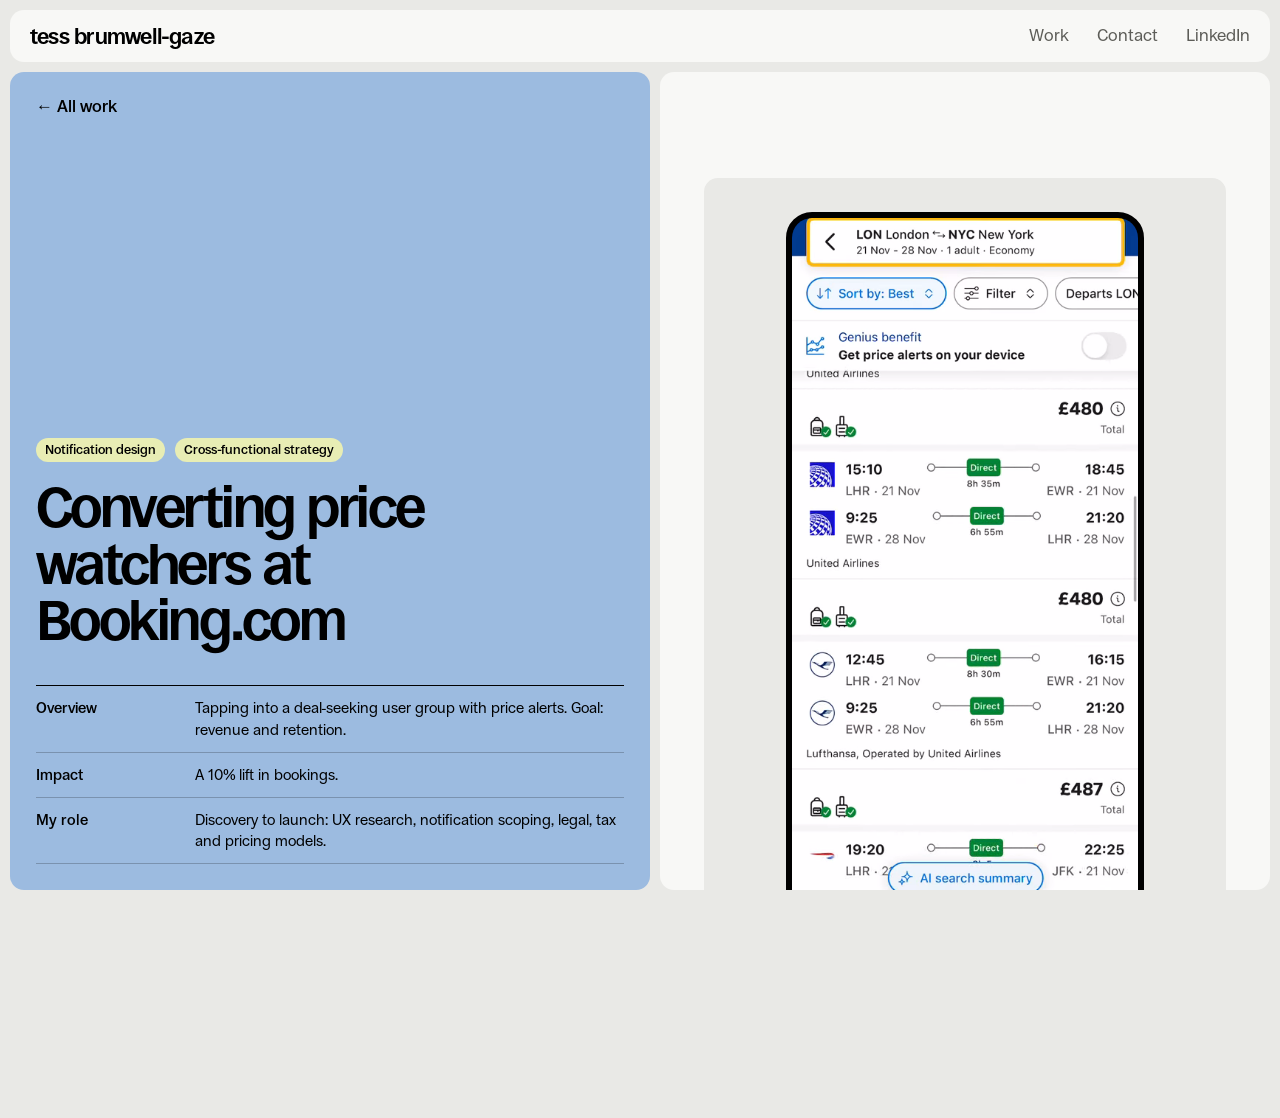
<file: price-alerts.html>
<!doctype html>
<html lang="en">
<head>
  <meta charset="utf-8">
  <meta name="viewport" content="width=device-width, initial-scale=1">
  <title>Converting price watchers at Booking.com — Tess Brumwell-Gaze</title>
  <meta name="description" content="Price alerts for flexible, price-sensitive travellers. Subscribers are much more likely to book — and pay less.">
  <link rel="preload" href="Ronzino-Regular.woff2" as="font" type="font/woff2" crossorigin>
  <link rel="preload" href="Ronzino-Medium.woff2" as="font" type="font/woff2" crossorigin>
  <link rel="stylesheet" href="styles.css">
<link rel="icon" href="favicon.svg" type="image/svg+xml">
<link rel="icon" href="favicon.ico" sizes="32x32">
<link rel="apple-touch-icon" href="apple-touch-icon.png">
</head>
<body>
  <a class="skip" href="#content">Skip to content</a>
  <header class="bar">
    <a class="bar-name" href="index.html">tess brumwell-gaze</a>
    <nav aria-label="Main">
      <a href="index.html#work">Work</a>
      <a href="index.html#contact">Contact</a>
      <a href="https://www.linkedin.com/in/tessbrumwellgaze/" target="_blank" rel="noopener">LinkedIn</a>
    </nav>
  </header>

  <div class="split" id="top">

    <aside class="poster poster-cs">
      <a class="back" href="index.html#work">All work</a>
      <div class="cs-head">
        <p class="cs-tags"><span class="tag tag-craft">Notification design</span><span class="tag tag-lead">Cross-functional strategy</span></p>
        <h1>Converting price watchers at Booking.com</h1>
      </div>
      <dl class="facts">
        <div><dt>Overview</dt><dd>Tapping into a deal-seeking user group with price alerts. Goal: revenue and retention.</dd></div>
        <div><dt>Impact</dt><dd>A 10% lift in bookings.</dd></div>
        <div><dt>My role</dt><dd>Discovery to launch: UX research, notification scoping, legal, tax and pricing models.</dd></div>
      </dl>
    </aside>

    <main class="column" id="content">
      <article class="block cs-body">
        <figure class="cs-fig">
          <div class="frame">
            <video class="cs-video" autoplay muted loop playsinline poster="price-alerts-poster.webp" aria-label="Switching on a price alert and choosing a flight on Booking.com"><source src="price-alerts.webm" type="video/webm"><source src="price-alerts.mp4" type="video/mp4"></video>
          </div>
        </figure>
        <section class="locked" data-locked="bgAU0O7o1QJgKITlISp869SiDDutmjn26kPscLg6ibPmsnHe6Kg/B5hF1KGOFTk8HlzxmzisTB7npSzRZ0ElMX0kEFBNdNXL9nEV/Caaxp6Fnzya4g8Sn1aQ/[base64]/[base64]/2abJD1jUAgMA9GZgxbLw6zjLlsjkF28flDqituf9aARty7LO9+jqPpnUs3bFw7Q/+Bl2NgTAiRNl9KpIGgSYTWE7EJQC5J6PNkueICyuWKgc0gNIg36/26igWXr+/MpkN9LJ3Ldx2/9SiPD79Kx16GY74nvy/o33t0OCUssdycGNyj7QzohnOVERgMeWfuo2rFe+BJnLyqZmJ/8xzX4iGLlvK3imUj0xcCVqokATgPaxHmkbYHDpyUOAhmhVmFhy1buvnjxZWTUhUMQkUPNDRlUqz473AY8ZGaofccGBhgyyMS0yijgSuurvz8WQK+Z2U3hnnOWOvZWGCcPVHVUH/g5MwnKY4HqUXjWXmWqC3H5UHyecWwWRtDLvv7Y/[base64]/pGCFdb0pCcuDa10AIfmYbZhbQYSVmlx9BrF7oObKQwClJ0/D0GM7G/v3ay8Am34VlAPRuDfGVmDCAP4/bt/XGL6HB9MreMH0AWgoi7rxSBrNjbHCncZyJkOpJI4JWZLQFz4hzQHJmreik4NQSiGKK/DzYwubR5FhATbGamGjHjt7DiKwHQhCBe1/UWog19NoVHE//2vl2wuiMD7/z+r+8lveVCLdj3tRyoutAVnKQhSnbX/ZDHvnCKxXokel/bKRRvayGkp2ZUQhTRiIltLsyGYVrZFyMqbtEkiWBKXXtXi7D4V8SaVBojmSSC1W3sK0IqydShUhH5prGSr2ym0oL2NSBO09isRjy0HPMnwaGBaJc53f/q+MsVU4+gFG7AlF22O3mybVg4X80OxAHtObiuLcNlvg2AlmXBLYycu6+oUdohjX92CopBLQeE12BNkXl/MYgK/COXzHPXLOdY62RpDRSE1eMhmAFyU9SOFPNQRLmhYY776LJr484zJ0X/NTZAo02Evcjx0b3dbLpHCjO0sQxeAIccK6i5O2EdtXcN05VQA+x9kSdugisxWCJwbzIZOQqtEbKGzb8VxW+ON6j46Jp7i9+CsUv9O0hBUThPvzKpB+SqCtxZGBfm4jyWdfVIGwwcDYwr7A9wzmB5Q1o+K72UZ0GsxQE3a7zenvd+/9iUmOdq3qDUdXPHB/9VnmzaJm6+BqXThuPfY6VNRF2HXSI/EaXW3W4XluaHQO1yx/5QkSrqZ62dHOVJuqI+fbO5pGgogsls+OYIX+NCe5A6sXtY14mCQXJ1LovqFwZr37WahMpugcybyUNk7y1WNqE8Oze97LbDvBzbnA3AZI5b/QYma1w4EoeBRpjymXenWM0+TBriykyC6zz5Gr6jNRuJDIU0xVpiXrFnqRVuiKPBVsRHsWBRCEBGfgrq0mEFrUMrPI9AlS2GDg0FiWLcLumob+EwnSpNsknlRhY3eursndO/TGAoAuFvmdLooWMgsqgyc/dSgyM357OQ1LOTocLwYpDBmUCFVOcuzEWsF3ZA2IaHIHHd3Pt9FDNrDc7YrktzOXzj/FcxWpVqS2lX8iHabqvjFkJ7S6ZNCmdAJz6t8i4kRgcPYJwuOi8MpNi+jXYW7jvEsb+f3RROKtgr31SC2QEDE2Ht3SJmT5L3hHcjtHGsbA+jqe3JVyYpPuKBgsHLpq0z82fIfjFSC7nLeeAauTagsSMCMBd/Xog8DmGl2+Jq/[base64]/Dz2BNxehJL7r2WBPxOPNEJpx8EyKMZW2Zy1mA2JymQrAzxKpBNfYIje8ihbOHRbsHiqFUznNRVlCxgzqw3aS5ue/ImzmcjH12Fa9uy2jnYI2hu/682BitRutQco2jmCaX5eCPrq5VAbc9hgu0+c17bbjs0VHJLDFt3fvbEgwI3ILLR7guulx0xuZ4qa14z3wyEF3ASPcwo0NZA6KI6LSS/o6+WHtFPe7jxHNnHrUmAN9oUV9BjQ/5XnxtGBPu3xsBPYjoDOQfoiWBRitNZFaf4e6+kr6SisqTJ172iUr7G3rBERq+yzK2qRaCbf/9npGPfKNIdxJboeUAYgNUvDn6mcolDQu7W3zN1jCXfMROikucSZMxEB5YgY+7UEnYIzBe0o+beCejj23aRMZU0xNsSAmCG6prNqmg4pEsX3Kqh+y42YZGMyGMnru9S5SWlSZuCJTADgXhSEXvvOjkH77+U5chJHXdq7hP8arnsUgvuLzOeCtfuo6jK8ULiMs/VC+r88i8cGN+dp02iXp4qbXLlPKfh3msT3BwH399nXcimt+vdCSxjyrulprX2V5nHBIVpcuAKazy/twLGBJPSWBXF4EwzlqF12P06Wvifx1z8UTaK+ov10U0umFOys5IfUqoVmOJXAVKTRVROKYCZeXGe6WW/2tG4pn6Mnx8Womk4VIDnxserdDFD6TOjfCrNGDUF3UKDniVAnejxqu0l1aZbUB1qPwJN2CN6qhArCupzG4OAcfwgsIEmXgRyAyhSSTx6zI9F9Wy8u81IhQCV94d1CKMj4+gB+U/fZzdVZrsaTBqJYeNf/d0m8cvrUrMqOwlTEm5m3Khns2gTlnKjKanWGS5R0haxtRxzVjvkVs5VQLivOwzWhwA1DHd/QXBvMmx7YjOP58O8+pQVG/PAY1JgItwK4IzyXOAd2eNoQNvm6zA/RX1oTPBPlkyxHR7O8dyiQiy4v8IMn3DzaSuo0dPjj/eS3eZW/1N5QbQRkJrmqxVWFHC9kySWV3+iOkZT4XAlXeKllUkcboWtGa+AxJNUAO1g4tU/bGxuYFKFfYWWOypzjHQDn1jjwSaLJWH/eIl8h59g46/rZPAbVDbt9YhC4aaAi+ijVZ5bV6wcZYBDWOf9F4fDTb3dLFdvgVGw+1D1eYfVnZkH15gQWWlq0k9qh/4l1nyA3WlEt9iq2CqJcTLRKSgUsDi6AuY3sEYhEVjFe2/iSJHLY/p2ttgpTF87DCQHI8l2XtyRhi3qWT5VrYdv1fEqd5LSWzTHmG6hdrXo66frAQpV/nwGwOn5wvXLDEeoIWcVa5qlrBxNTjRihL0VtUcYceTaUllhFlu+6uC3Z3vkGCd8Wzy6iLckWHlmn30BB5YmCM2fDRpZ/gJekM/NENmxnNhqGa8Cah+xRbsSJGre5pm2ZI0pYXxH6aqKgzyWp7oLnWhFc62uI5ZQUL4/MylCVvHJzDe1w09WosMIzO3ZBJoo+sgUnxQ2kUVgziyTPFEKNPVa16FfdOoItAIgBoUTt75KJSDeVbquncR1c01OOHfKYBsz45Dna4VZVV1aU+TFiZXMIpr0EbgbbzrlGld2MSYr0E4/RvayP5815rNFzSHRaznfQxpGLL4eHs2lIO3doSU/QoRgvU6FSf58dci+02Ww5Ptwh4hh4CRBFYDRkU2l2h9u/aVuyu38XYvRJN7YHjWQzDiJsjWNWqMv719xB1ciPvh8LG4j6A6x58diksWniX+acp9GqFqCXZi1DauKD9YK8/qY97jaQ6Hsvu0z7nMuES0wCspcMhA3W4DfFx7W9D4lO5UoaIIDuE/0lnUkm7sBdlUl0+mrvnfB3iGOChGoUiC4YbwGHlklIM2kI9tqCLYhEW8gvQETHzrG/hfanVte1gLdBl1gZskWtzz6y7/m4NWmkTxEuVlzafgCw7F3a3hwHE37HBX+JRhfy5b9Dwioy8ahvYttF1DGTpraTpXlw7Ie1nqIooRKC/oehkJQoEsk8uNbF5wqFsDZCqyAN7RWncn2vs6me7/mdxFuRMOy5NzadQ1MHxSPWTJ43IIgYV+4GypTQqsCcgfutD2gSNnEZov7fAP1u7gS+UAcQzKO0AqGKfkuZmoUwMRddDez91/ewRfdqr+JWI39U40//aGCMick7PaphaMN2qOwULBG/wToBnseunLv4TrnJEpPJEigBa0nyZuYT8Fjgg9de2jY5gkZVt1lg9rirxJFIkZd13E7nLzbqd4XERvTeQZCCX+o6pelz54sKqJTk3q2HTB/Joc1J0+1L+bj65YV6tB3ziEqYCe2SHl+YwkMzB5qWsphgRYcB3jRp9gfsIHKodfq2vQWEIUKQPq1+voJHaBTawJr7B4gz7u8cvPpowkkoJoJ0pnVON2juGmZBN5weEdP4fZTCowhLh40pOHDfwv/s7hwErH+LrbCeDVvkylTnXvDBcGOXb2pKuuTEwxgFZKquUd8TovL/qMIY8GYUD1m8V4UiKdWyVju7OZonbYvqgXJqOoCUTKc+qYBX6c/p7ArW01H2+iwUnRDGo+/ZdyJHlPC5Lq8QGE77HWgziQAlEU0G4oU6MIhvHVd7FRVXjXzvgoxejCBbvM7eCyG8preE2tl0ipkuurxo8UizBCJXFlaGcrVGHhFJw+8UAp8elCGdLjJ1BIdTrpuzT3LcSn2aNE13bIum1OY343S2Cv0zRfXsJcfXSPeI1SM/AtSf5GLizBzvhjcVt8a/oYw/BQAAKnexrvyxSaG5TbNhkWaJiM/QDPf/3wbXpyp76azQgndISbLif6yqc0urhBenKCpZjgO/cnePzjjmmq9vj9eZhCK4uLfPKOTgw0QHls0uJnvTe5c9T9+AxyL9+C7J94JbNGlBIb8F3MMqGBkC0LQt7MqvU3WySv3HOTh1VXL2/6DkeX++YJNR58CsVcX1dhZQe8C68k0xt7oK0Of7lkO5wAiL+k1msTfjLVvmyF6NkzN86RK8MUf9ura2CEvW0qcVbjz5mz6EqQtSdxacUjZpFqkFQODqwo5BcqFO/UAECkQ1Mz8o7EPGtFaa/5mMfRgF6eMZJuWkDjpnh0MO4EeFYK+xyluJCfC2kgeEvpTwIt1WKEAAYfIlspNL+Tvh2g31VRotCvAGNDNZQJ/PbqN7q8DLj4NRS1WZqCf/psED8FQppIuvnI221O7dqybWGAYuCtrJ69ENXoqfbb4DSr+8M3lZmaUmNP/v/8cb4crtuVNwJzIVYGmD14RQgWoxXly9qVxphTo5VqQGRylNx62NfmQ5cVa9lyrOeEfE2/mOuM/6G3YtyciXVIXbVCEqZatYHioe3EIHxt+a9v6ezRXeRIcXjvvWmX9CHvUG4Gpgi/XkRgm+k0R3HspTwxdV/JCNF2z6Wb8hNHyh4kCtn4gZOFYHan4qeSM+w0JiQD1VAEukluW2G3gse5LN+hUhTchxEuo99h9RaicyGAGwUep9LzZeFjmloQuCV/5q5IZwFfhRlvI8StcB03f1Ux4Oa3xp/MVig4W4+sTUjZDCK/6skKH7al/e1zYd4p56Q1D0wi14lkeo22z039XhGSb3z9xPLILhiaEQooIFl3AE2hgZhHV36Tb+R0clxFVE7dIxVT+FJyHco5P7pbXwJBnmXwR6Mr2hrl9fn5615kVlcnUPFQCd81EumNRcFqcWKD4P4mzLJFsIOsg8UbJqPOJX6krAtpVlcoKPN04oAZREZe/yFY/k2Bk6DgpOwDjWjnCVNM6CVQiMRGZM4YlMyojctJhv3ZBZxKnGZa/ixFVeiXIgc2zgP4ZeBb386EhzhT8Wz1nZgFS7zEGNNYV6iXPwJ4HYu/[base64]/h+mMwrRoT028UBeFvr6DL4gNbAxKHNRFFHMnxAwYEsMrLDIwYrilCgX14A6hO8dzdUBK2psPRLyXCJsuvsX0sBJ17ZzuK94+zy0WpPrI/ztTPQ8njp8VqBCjL6WjNVZLieM5nK6g5ODiwhyOAZDlqoPAgk8+Af7DhvRYkfo9CeIzXhBJX4sWbcFIlbbUKBFUVp3R8Xz7b3Xoi5ENqwXFH9X203sZY9MjHa4OFMrNdsdRJq4X7TNHiqJOHD9YADW5g5/3FHFu7pfVeomqtmQLrU7zZEaxP2T3CR2udUi+Ygh6X+Bw/foQBdJfstgl/+3KQsnLCU+TVa1Iq1+IKeXLyLn0rUBDziJJb1Vey7jgpsZ2zPkIFzgNMcE7xChRE+4SP6KmxR/nuPZI9IJt0g9RbzkdAGISeCK8MGFnZXgs/XxVybNSY4swqSocbu6v4XiUc4g8wlb5gzQNXwFw2rL4y79vexvT9oz5CQZkWRddQo9XjVcKIOLQRcTQ7oYLlLpUQOJ8qtGvwDWjbCkLXG+FlyfpGc0/LHcLlRrCaGfWgoTnaslV0hL3EXTR10IMN+h+v9GClLllD46FZkH9U6UJ4WDvSUqlDBQBdZSV7jbHpumgk83POMcruydfhx9qD46VPFOnHpOmAOrQU24dmgLKWlFLlCOuBwcvQuADajwqT1Rre90J0ml4yyltsAOt1WNOaGbXLbNQF3lvzlb/s79RTEBusL7YNY3KPL5Zy8e5Lg3IotL0bB9PiSHVssoY3+a+8CBOhKjRJWJOIJpx+uBaoVDdIkWBkkAvHo/kEdBFQjtAGgCITOrddIUJDcydHFpQM2hycKfZtJHhN/ADW6hoaIisd6ttfg1SfwbPLOqA9oohMvHoRp2kwtgrl2d1uC+ZRfWflFnw6cx+AqpwvCnpvOA0RSbW2MlNvKO4U3a8Rgz8SqQlx06enltGgQoNSMVkSz+GP7YffYa+hJn3Pp+7/mqS7HlQht0/5AgfvNuARuY0wgoN4BZ0WZgvnVEg8UPJxpjQDHbslXaqZAQLFkTVmzfzR/+JSvx4y+s6ZLBqAEKrGDcDNfvnlSDqmMt/AxjS8xLLGaV/icvsahy8Nf9rSt10DUE48MUuULnvcWkRAiH0iaZ4DL8HB4mf2w5CsL1eE27p5CLEMmmNJWD4uCEDtweO31GaCYdeM/5353snMAfrBDSFVaHlePATbP3htJr6y8Zfq5lpBg70nrxY86fIE4mVgV2jLf4RcrD373Ue5hTWdBC8IWvsTni5i+WU6/E9ypUx5ZsmUKZNjkUHZekMJYIJ7O6q7uDX/tZ2NiQpgxOT9fWWSivNzqEbBFIy/ffqFPOLf6JEag/Cpy8tA83WGTTVvwENc2+tbVnFKKuJeJSD8VnA6xm3NiHypA/g/pIALEvfWsMgmV67hVrk6sx/N+YDipxAau/8Z+PvZ2uM8qjGTAu17X3MYnagCVb1Dbiq0IvcDw6G3CN4HmW67LKGyHYhKqEoMBou+Big2JNLDShZ8JOKd/8FDXvnUSm1hsdgwRKNTYvCOXVX4rsIs2zAVelUTmNSXZDFevTcLRerH8GMneIFf8voGNE9SgNOqP0EprUGDY7Phri9O/jp+OfpPnmpGW5ad81PaBvcFma2+o14Bd71KlLx13wahYO3jfVG96IaFB/2V4yu7/F/Knk7d865PMdq7hbArsReV0FjOKLhYr8s5tp38gaumBIxjGmpouRWvb2B+RKIPA+nCHyBMv/Lo+ltJWN9Y2Qpcq+56b+XLtw3krdnSP95BfUWnQ8oHMCKUt1h6lZJd1b8jm8JwsZ51DfHjFui+ukAQjtcASmVWWL8PrAy/KHvQxwTfz6aVWhdpNhoCv9SUD80S81EqMNFxx8pE16WZEE8yCToZrPxJdQTNk6XqoxpDXrK3M9sRT+AIeQYXbW8KIJ0zk7DJNv3MvPQpEixChT9y/2fwt8TgqEye0eAhWhDVRH0XhHCo5G44ZGjSTkM1Qs85clXNt0vdyknyMlrQJLyHjdBMFVXBiqKXpyUAqO1kjZOGq8l3n0czOkfcij5w/YQheMTc+2V16mur/VTmfsOzF0xwOaeJaIyhrDoWgYhdXBsz3nu4bHuOus2pgcF7aqz9wPZrdsYsa52DKCMqGKH9Gybrk62SD41v8cc+r9Q2/KzfPxnpVCXIWKlHt91aRLUiEjwV1az6YqW1mWYk3/cTuATEied2h81auKGg3x8qAXBGcfCOO+lPa8NFxP3z5TyiVUzP1sBgYxlTetyI4FfSobVpWh6DT304ljbY2hi4i7munJZjUUlLErHvqX+sUcEvQ8Ug+OwJR4LofJkkgOF+ohkJ59I6TgAzvvbp6qHCq/0t9eFBHXvXNIrKuJ11gO4hyNQAnvdzzHoo7GpbMNRki+uwOZQ7dvNVg+mvtfnvgda583zqIacqSoWbyRGXY/zjB77NTvPhAD1Edtnee2E73X8hfg8Nd6Xh1Z457bJt/+RfOn/OkTWIZlGTCwbagIaLOiEuYQiKqyec3fffp50enSnf2CbJ/AHTRrhU+z3KYG2FxXpqX6jQPC8eiP5jaAWKRCDs5rODgoBFeaE/tiCsrRs5W8eWANWxw0m561ygpnmk/vLk67BYvIKyL9NKQQcyKz1drFfRArihcYwgKBcpT7CAeshOMRrRvk0eqXvPNO/4bcuQkUceELxdu0T/I0Ir3HvHuN3r8saY6TnObKhUzWomJfyMHvYyW/txVIc9kR0yLEUF5G+ADo4CSPeksfqCUi50ZWi3GN66G56sohGm0MeRTyEjyzCZkesVEfjxSxypsVwtaN6yl9uNijTY1YDGVXtmJNEVUTSXmppCDcbiTlX2x3cfSh7x0tJF5bQvz1o1vSR0pBspLT2U6Cp+knpYo2FbZQMQfSa1cA0i/zzbMrerl+bLYktJ0/tu2TngE9/nE/cXmO7gZaAXanSGYG1cq/ublUxKvDgFu0yt6aJqEmUPu1U5ut+BitRD8k/vsK/bugWibvvydgRdn5vHOwEbftLDo3LdIKL8P+IBMcOS/jnd7OZEUOMHxcXoDJ6l9IbSOtdmKBPkTKP2ziB6a+GM/oPwiVdM/WWZetFjKGTzKKby6R5zJATCXpp0Izy0a5j/1Ieqzebsqd9ES49Fye2jRXTOR5Oj3z651YgoUrBIFxO1qh51XJ2eygfdpB1PsMmZ7dKLpohzUc7IYaE2ujLujw4bYrivaeHDktHT6SPi32/v6ZlfAHBSvcMzWPkI7xNeZOSIz2tMGNda3sAigegnsabB4SDEJdz32N4T8RqzyZJ7vsomOYiqD2SiMoptkGn2IYc95/PWDg4/oleWyxhhlTDud5mwEmjiAZHb/o624pYqqTC7SB2e7bTTcKgH1b3RTTxDCRBgPeG1UNeq+vexjQf3W0GanmKcC1z6m4FcAzbKlWS/SDztVUhiEIotaNWoya4qC/voMWxvpnnaSuFLeHCcjuetE6u9v2rWEIuYWO9snGQjCu8kX3mvC6E7mI81x3oHQ3bodmW+G6m+AyJe3gJLXmCuO1acDR8aAWeOuIOxVE4WfaEujVXYbj+z0LeHapWWOTk0w3RaAFrWLejunsA6Q8L19PjF0L8aOIJ/[base64]/rTohJDsHTaUj886eES9Pe9MMvq/cX15SB2NnUYGzzIzSiNANg9W7DW/3znHrrKFvM7RzLsxP5vcnxeYlY6PDnb2FSNvcIaKnIzWJCWrFADZJMH+BVw4LhizGtLgd1NhR+87Ct9cLjN5n+8rTRhJdY0yHx4f/TM5efGz3JwjURjuNjG6f0HTUMvfHWWTTWz1cYvMsWME3EUOb3RyQaOFLDBjiKM1n6xLfd54iGkrgJGQ80CGvFz2hGYtG9FzQTkbIZwoLRJ3PWdgOX9raRBXf75fMEU7Tkz2CH7J59xhwPiPtylB1Ku41fL7PqTDu/cithSUmMEzga35gRfqPq0ucjvzk2B8Tf1vuO4Jp6FKCB/QPNZ4JoMzuLdahQ9VLGTO7Bsc80Ap2WKhFw4lP2oFHkvRWfUK4Nc5ypoH3DvtQBgxbfj05IntPAEwNoJiPO54tVGJamnsbAon3H19AwEzIzv87LBA9PDKNrYUC9amBF30htEzM8eSFgxdzOmVOLLydNmpgrJHaLR/+q6qJmH99i8gNKO2KS7LkrCXUcWo7ahe1uj9ZekvXS3Q6LrNqRfCdcSXmp/iVxF55fXnpeHZgsKs7tgFBiXQPHaysOzkDk3uQfytYv5VRop2ki1k2kVOonh7kj8b2SxNI2pIX1kj1cW1qqbnp/QP4vEqah2bTdaB52X94ouR8PzmT1XHUEZCT6REPlcHFetifelPNir6zUSJpa4Lzrc5oPRW1UW4/5oEMJp0uIX4f2JklYh9GLMeb9Jh8ks4MSh+2sPAmL/1RZuHhzag5js6QNH0HEl6bQF/2m7ac1KZGNyD2Nqy67qKwEXoLXtkpz7urTRZa1/[base64]/KmlFFcrVJxlQ3+1krf2lQI7Z02A2fb1MxG4MqWmg+iVebRG2w31SKC2IxtiPjMHcoHfN5nmHlp6amgPKxOZeuROfNuLMydn27zaJM6V+g/ifRlThFwVC843C4Y4HYPLHfZKbiLjce6lh678JgnbwytpJIjs3XCboS+pe9SOgHd5Z3gip071luW27ShxOZvNX+SjvfnJxSVX/es/3hABusB0Ly+ydpMqW7GVbIag6UmNZLXlrNxNKUmPnSdKymSR6OTZn8k0tOR+/ypqSrHSvIo3PajO+CXq5UKBVGA5E2OtxI2msmlnNK6BExeNzFKbnlDuM0BqhbR0OpkUPXNYekJ6FKEIEKDYZtyjuHw9idHirDU/r9gSOC/jrXhrHWrwK7uU1vUHErPb+2wEvrc/BJ/t1Li3FXmHVezbsGSK7g+3G2o/ZLH9JqPN51LZUqxyGalcfHhckiqA1ySWJylmYAwcVVXtxJd+iKvXqPya3C7hT730d4O70Wufq0HD5gJSxjUfdtO2VU0G3AygjctbikZUvE+3778bvuvxdtQcOdf8L7QJ4Z6Qtrs1h0WRonkO0FxGVvyGnhPUN1C16TyOndAnAlvbG0y/5n4mUaSLvIwCUtCmOewhbRDyMjNrRZReXpgkF4Y+n3xnQ//oLZKfdG6mQuYm21hYWi43HdCbjYY+HYgQSSxeHOS3OKnPMBHj49ozIYRP9yHqB48eddgNC/DNEHXmWpkNbKtoqGdJK7clfAoSrWGMllNqY2GSa79RV8wYbrq1zlIsnQxNdHoU8VRa2KuwbFGn15NFT42H1/nEtxA5UH4NQQy8wgeCKRGAQVNWyZrAyMpY71D0It0NNBWZUkUqnZ11xzf0fHmhoXrw3bgtjqLIPeqtpXvF3jcxkkuF7HxBJmN83TKlgUhRQh06q14dXuIfM43RftEyV/Hn5WOV/fUtE4eL8Bbew7NHzbtzTxxCmfVFokhnC3S/6SziHry0nucWeAm/[base64]/gV89qtZ7Gi6Zq28bIrJgm/C4keEs5vf7wrItIvWs5mlh3vwW6Ct9pNQMigS9FzY81cjpMvwqsEjMra4+MZ3hnOfG/65784n4Ezu0YY/YU19+t6cjbGJqq5H2sYaNz5RqKA4yCiqSSBChbLC3EPGkptomvSgyvnEhezbG32AUDU8qKdna1z6dNhOJyZYDvi5CflffgU4L4sbphGhd7xnQl0p6HZ9gqm/LTLl32RFtQ2SlbufEfBtYZcpdd251EkOrrm21zF7yjrn9BrvQyHzMYVUvum6TQLnDeEhkd/rgeZN+/Ze4W3pbB7GQ+MZ3r8obUnOaUmq1Czj4O1SPzosXu1APsp+nDzrnnBn7O1wljf7WW5d2VVvdUMILdTmnZt4zzwFG7SVI78njabCL7LgUVgulWecW6W/VXmi38JyVjlMRcWDXqDUUkfqNf7rFM0YHBp/[base64]/rOcJGXiz2NS9a8ZrLYVmuw7VokTQf6gUJO6Bb8W9jl/spnzp98Ekcu9LklAlMVyFLyQNdZ+IRdo/bz91m/qyipXyuyQvBgmYW2S4ol61SbSS4pKcTzzma4VeiCXqhGY3iwmboSTsR+1LxbPfX7mqONw3RkEL6JPTeV6R+vdpVxfYVSMN56y1+EaOhJyKykLwUz7wn76Lc4C3GlEmkc6hZ+bkgd3rmuMwAIZVsnkM0igaAXZgj1CrBhi4xVU5KOeYw+dAjI/YyfccTih0pJ0Wjs1bHIk5jVzt29Z7FZZZ2cjCsjmGFTQKQqO6NvtiXBtk0Y17WJmIQN61wq00CmNqx3T9lRCm7UKCL62ZArMET0AMqBc7ON9+k1yzQ2Pf/Axiq8nn09wMMI1fEfZFocCjdVfqjzFATDRPCAkvmayqbGJ48gFOTn91KZZWchF2h5Ur/H/X8Jm0V4dRidiGqJbBYC276CcM86cch9k5Tl7FZRqUd+dVx/989CC42TtXxlV8p/Do7GcgWfKAgdjo5REQS2/F7nucvLiSNNihuq8eYDmw9WpVwIsGdEy7JgELdNNAGgu2kEyRRH82bOU28ZW8AOU4POUhtI1hfsdxxriJAOrDviiZxhJd0OYiIHQpXhsJyl+ntvKifwCxF/5ewA7VyWJsvslYkK8kZuKauoo21RQ+WLYXojUYREtFTMa545/8oEQxWVApiG0zu1NIEuN74GHk0/77XdwaI5KWzula0I1MASIfm4Cd7vgmtp52icTcRckaaqrHyF2DhdTKD07BfKVt58Rb+IjyL9jd+Z/1SHtsccctpFeAO8QEbr9uLiptG+gKMmDL2Wr9M6n9ZA16a6u2N6Yk/FPdRn8HoOktdj3Ee1X6z7RRvjEGl90VxTX6jTI1FCLmArQg23QfoUsNdsTCNQZu6Smv6943qWgbjdRE9MBzpQZp2ddieVNBGoNkogNgj6fy+TX+ccZ1fDKpGL8XW8eM5RDbhUfCocuKuyAGLW6cxee/[base64]/qefvKmRjDV0a+lRM9Pota0YqE5lLdpo3tjXbil1ibNrObKwP2QPc06oHAbmgM8kc8h5FVWGOhdmBseRaWQVYQ81dmP8rKhBoxm0mOs0hhhihjlE7Sx4iDvQiUlt4pWhDFk+VOTi6K//EovII3WNXgS1oeaJ/TrBpSveT02d2gkC4n+XFW1kX+uikWA2+kEqZb/RWbN9AwWlz/rIY1v0WCi2ByYlINj/Oh4sHaWFU2Kjf1NhKAyAgbzJuaZloGdMsh0/XA6i1rhZFlFmIz8LmGhZOmog1RsEnLbx2vlYGOz2yD9H910Dp3rzI7sUnKzpXCU2Ab5Ne0nNTKupbftUHnt4Hyv8F02Izhq1Ednoclo2QxYwAOk+Kmo3VUxbiGTAvFRlgTbaM9d6LsjCw28bch4QsTrSAREbkEV3EVZDQ8hYzH/U/PTw2UzlUB2CNBY5PR11u+jff0pk89+RDdA0Izx47QRLzDO1NHFsYm81lRNll2N9w048tMHPQZcRFnl9R3ORlnSEdGXjmVqX2cMOww/FgFvUfX192Duasde9MwJqFhRibNAIYMzwgtxhUtsDuHWgwn/HxX5p7zb/RdGLYpmJ3K40S1d14WH4OWUNt1K2Y2J1LSd2NohQM+SjdlHfnv8JMUQORRffZqPriTrmYIOtzqhmfSwYLGK7JXX+HLg32OiHp/ikIWy27Lz49SX2JanjT9RArcZMA7DhojeAqUeB6LyDysC5F4chxw0SydujivzoiI4Yna7+IiSvLe/[base64]/A2g7ctxVbUD+EerX3DndmBSgAtxdpDSY5vGNPcBRJ43WXkihTlS8tGNpvKcJ3fvgSTAwt/6D3K3i2XT2CUZXFUSdGsCelXLdOiGvEmbxPBDtyj3S155Bk1CTpu5Sx8EakAXLJ4BXOHiDOnr3bVjLDel381t8QZ5w5NEct3/a2q3KSovlr/kNqblQILlwOegcnBGr1ojFIE8X61VVFYKfexrAiZuIU1OFCZ+5DSTD0tXcG6QrAdoXh04SwkPyQ5tl+dCcEiVrIdSQe5FmiSf+eidwabXyDdw6u0QsnkiW8xJzzfnO9Wr8cjfCpygiOTdQvGA5GrVPL0Y/S2P/bgXaRCkVltDZf+N0X/eDyzf2pUStJLEKnKhE8+l6NIDRQ/i4Pny5BJd0YBQfxmZDDt3RFeiZXcZyNbaJF5Wyc5MQz6sLrQDZEVspFSjjt9SVsm7/ayoUAL1s7mvu3VRwzPBKtsAa32MxtcpJDzk8QN049IIhlp0dLjdSfYAO1vBQMQ8Q1x17dyi0laGfVxEYmJAo9Kh/VyWNw3trCG0cnJLAH3ypj9Q3t+EJ1Qe5ijE62FjF4l1snoU+ldknSCJ6XGaBRVhwqQRndkhDvDpfplyX0SpLAuzSiUO07HNhP7/9WdlJV3oCOx29UWbwWj1Z2yCLNDdnwybKWX6MjDsIS+AM44bCGO6zBeUEdHJp9oePwZAwsFTIcie9OyXdq9jJeo555mN1LnxAw/m//0tgY7Zk8D4wc21wOhsr6i2CJHm39IxBonMie389YCPNAzQEDjoup+CULlX8csmXbdZjV8204/JnWhY2fTdbHU8GbZxPDZoNJYU6mcfiDjOBiuE9GogJyQMKnOXZcUMjebUyXYGYg3lCvSgHjCxWLVqVocA6tlv0dOXU08KibvFD5BdOi8Lc362F1CTMYGed2NBYvchVH1tw0GFP7nYSP/+xEdWCpYqA6sEx+zgCE12RGzqR8vf6wjlPEYFRhhNOOIFS1bP4mHWoeU4Q3B6OJr6Wx/whiyMUopTgMrP7qsfZdnZpQ1/mrxI4JpzH96cYR7Luol2DttvSqO4grwH98x6LZnUpsIi2WicMWSW8BbmwWmc0s+ej0LuooiyR55lvtW3bn6cOi/ROo39IwbJ2BfeV8oOcD02/QigQPjr1nZ/AvVoKx6v46u57eA5XNjBtOrkatvRfMn5OMs8hSzbJQ1bYoYCBGcci7DFGM504eUQmcE8o1IMaVtW05p1N/mLK/JKY3Ednf/aXheaJ6Y2Nx8voOCb81czwBOaPG+KdMKP6HgIkOLB68ueYGPpwL5ufgffrgzI3ZXpFMr6/9dO8dJqBglIhAHLCqQ/ll+YF/ooXgS6sNNXiahNJ1H5On+5XhEfCoon8V8/ciBN0OjmbLVIg8mZjpHFOE1J23/3D8yx0k8UrJZzOp9ciYKpVChdw+ULv09r+dp5NEfoikx3BiNvPNxITFCyxXxd0UjL+DdGX036Y+GL/ipKuEFz2NeRtae0GJ3qkbS6rNBo/q8yneX2FG0eYCzIQZLdxyfcs6fFj9I+En8c8rCg7ESKdJsdbrl3wlBLIfVOXb0tljMZyxhZK0kc0WAimPzteN2vVpv4nEWrnsi/e4vbaknW6QGBu/RHlAmlyzOhcPzlRE6h+CXFCc1J//fNbqe1ozFwmhQ5Kfd97AycpSNNraM39NOuJJ0uoWtrKaISCtMjdvXpdnOGC3cDMhra7/ATjPRKaHTLxPl0mUr4FZ0D0T4cFv/z3dar0icBsVJ/A1BrJwd+kPLQICOH3eRVK0sAt5Ry/g4Iv+QLtArhSfH7Em3fO0D2Y+wVm4yVvuVB4LlD/30Cdos/V/iiIzZyxG1EAWChXIXhxdgkH4/YLHC/Mr1tVvskT2f6UAH8+KbSmtOD6vEImTdpZJpq5mLuODEVpTKe9Rsn8lllxk28fDiRLLPm1MCFJIlVrcnBhwJvekmz3X2PnlFgCdyhjcpj5pgnLDp16eEoKb/[base64]/pjHDX/L0c0IyK35sHjbvuoHpxvmhuBNeBF5nwtaxvGO+Lrmt6kuFB0NKi2OPWvvj77WNfQt2/qB3xu0nEAgr/pA5hJB/Xmij+aJauAVfiumMA+FlOWPQS1VV+z/lowOmeBupfXwm3EvS4s5zqE1R5xPjayy3/6tRZLtoORJVLwnwQdc+rtUM1mLcgE06K7ZsFRjlQADaNmE7douCU9U0hKk7c7cQhYp4gi73qwzclkVE5kKjXpHVzU2vEy/B+8dHx5d0NTv2OvuSD/5GRg9OcGP5r9TgMSkzaok8APXgmcYlVak3Jr/2tUpYY+H1SjXmIIWT2HmHiY/abK1Ri8C38kPRF5eqHATc40GBTe4P6gobV1ERVKNbJ9WR/[base64]/f17dK/bTHcEhRlpPhRIFdDhgbPSeDw8j9twyVJJsdwCgGmLGoJI9PSim+7xlEbx++q/WQKvyim8Wc6Ls26Rb4WHX92fgx4j7JdLei2wX+4pmyMwPduzYYWUZ9Kubf5YOz8/rF7DzOygfNXxY2y7mnwXES0oZzWUJo9iRmulXBPd+GfvRAwFvE/EZZQ0ZtqdfbIhWLO85H56ZA4btrg/p0Re9bLl8hQRwGAIcRm6kCZFsd+VuRLwe4sPS7s2ukyehsconY0MRlXMDKH98PK9UgFrf79XTTUO8mZ1DWnTM0eHYxDjhmnM87+i3AS8Z4NpBsIllqKix546CTb2qBHoWtgvG/iCvTYnexwkOc+4aB/Bv8eURL6woqFQv9a+h321f1XSsyXynFMhCX+/dF/QAOpNcfQMtkn2uEKy1fBccR3djcrgIXoviRG6rckIaOzNk3LPy1+C+x/L5kEXHbtKehzqy2dVopRIgt6IRQASDfBUQfOEbBlgc+iokRjAnj/r+pm6WOpFjUXP+ioKx0y9nZkQj/MasemlayjD3qv3WWDqVFvBYedwWmy+wze0H2oNUulETAs9NjelzRXqczTFJnjh2YWzsBTUNiXOEOEQMS5Kt4VHuUM7DNgBtJwurQprbfshW+bt9qijDLAbUgGKH5FnzZcQ6WH+jbor0/IIZcUPlssN0Cz3/jIxRImzGdZAQidDlu/[base64]/[base64]/QwMAKJtlDIgeOzjXQtbjlyId9XtMfUtnDUxDnB+bdAUGi/VqaHam9wfP8C5RlkudYykeJvy1nOrv0KcJwXKQk+pMcal7VJELUWnaUKhDWeAjeksgfc7vrCxg5jvi22glBVEBGPQrC7FG/tcPZVt2cUC+t51iJsDSEtKSv3EwEaki35KCxOcEVMvmfyA6muMUNSYgf0LRyUgsJ1boCANi2Jtn2TC7qD6OUV0zi9Yg+51Tu3ClIW1rZzYk7jCFonQB71UWRsPzD3Az7VT2CIJOKMIkToFY1EctDPAojlCJf2vIvotqXHraYd/Bp+qyiVwqr8+dujTy94wUrsmJYnmyGO4igpjxoPEDaREDzUDP/ZZihHZKJgi431gK+mpjcpAWATNJ8N3Iks2tnW74MSpDof+XRsORQIkLZ18Vc6gJsF2KVg1PNc8Wz29DI/It/VgKmLu/mmJ0t8aUU8NHXAi+bVfPHPn95ywCUMCBGtyXPEipKwOKPxV3lFLv723CyA/CgskzYq1ECBm85BIsUrxsUZW8FJAxTLCwsgOdJGqKq+BneaRGfeVghJYB5lWETiB3lzfhVnsCzg/Gb+Qwn3v0gfgvJYaMc5g/9xNmPjY9gpbZV0r7vzAM7HOEDxPZUVQgw65/uGz6eQ2rXAm6zaYhy/j/zlb3pDIZnY5gNK6LKhxQBhbpStiJhQBHYqiRcwb9Dk2zQCZeJx18+WQ27Z3d92Lxu0hq9e+KaglFjUHsN/qUvrQRQGgMtIarV/L1wd4YOlam8rx9/lADZYQo5hYuq4F+X+NCEqmzqQu95aWObxtBb/V0q96CfoTHoD1pS+MAAJTNle+cdWWHbZTINCaxx1PRWCT9zTEuU8nILJVo/EWM10U0ecxVJriJfjiUsr+3lsHE0LOG1DTMbxxQwxUdMcqcZPrhNaC38DQEGvKupunOte2uJMd2V6u2KEiSbPFMUXv0PfU8G5+V6QWA3S351aoVtT4h3KQhnuCEtEy3+mbM5NEmYPJl5/HzWQBcEpvMWhro4dos8KVam/XEJxbnFZpDxZJAfNdX/5HmGKzBRq/6IqRQa0FTQd1gEkED5OK0s3+6dHgdKhIRHE1lNP4RqBj3KqGAldDpofbBJgvGHCq42TQx9ChXAxLOfS2OW7hEXGNSEpH/g6AtCXkfau3qm4WUtoBNyOe+wcoX8IPw6DHDkyiV9f0ZJ89yqmIZ7o0vsRLDiPTIaKGVKNADA0n3UltbcDbozAzw0q6wSPhWwefL/eyGf0TJyN1q59nRsGGoszpsEM0gcNfkTe9RZ98bX7IUWtesF93qyKfmOwWOqZ81e7uCY44hAnAIb35BbgCUDK6y5hfhpnUilih6fqtuiW+qzlFoRI7Cg3U97LuEN2NnxEKBg2px6vuKCfbkr6SkgrbFbsV9MBIRgMaq7uIxOrqG+t44/TQqH2cnyw+wb0A+O63Sr63x0OXfHTw/o/[base64]/[base64]/xXHzAy0l9o9nXFlu+9B9QNVEK1rkQDS/+FFClnW027FNNzARrjy0EEdzOivxw3qVg+nc+55PkbyM04gOrKzfMaAwjIaDCANXZD/[base64]/hxcdi279LR66wq1R57Hz4V8QI6qlcGiALcDAQzqRyzIYmWhcmn16qh1/xqHdsRUgwamxxmRsa8ShFEkVEiwDdQVqD6rURw+oVxJbMIJ3TNW04j9D/SyoZJuXNG3c2lIyy1IYRM51rBxGuqd5NpFc1VX0AtIqASr4RbxpMmTvD7j1k9qwkQ19C+KSGA2tmq+J/QV6i2rQZskIsN2OPyYPsTThkBAjeWZ5ZGhrWSfskYF9PaEJzktHHVNT/OOQgXP2YL1romdsaQ4r8OUYXbDKlcRmc6jlX/B9DnHhFjTnHiX0HT9uuZVrerUBNX95v/kphadi3I/zgRjCa4pWGaqkGAxXYW/KyyAWKrnHaV720gqtZ7nBb6mFrFc3knTjblA0JSf8pPkOJ1/x66E+PKp1k0LTCzDS5fTeVkXIFKcH06qxITU1gRvYKpI/a6j0NkvAGzkgfN63ZcdZewKXMiJSOy1ux9D8z1+YRdGx+P1/1S+AGaNtdgCX11G2hN5awxCNo8ygm1FkHc8/tfXxpJResbKIbNC2EdQIGWyOBr9q8mwgwmDztVEQT4Vnsu/[base64]//zwxC509m2/U2JVRoFT4fOtKl/gVpSoZ+s5Eu7tj+22gLhu+XdKb6O0ahnp1ugJF8rZKMtyqFkNKWomEp0rIOPzPD/P37PnM9M06VUDI7IXwNe7Bj+5qFYrDjlpVBYasWW18CgMA5oof8FhpnQOAs2jQzVwvTXvrHJkOa5sU3nHV4svsY/ss1t3I46NhEJnrAsv8qn/o9hKMsKIsbrTlqhCBxlTVIkTO/e/J3PL1J/2UDeUJQHBYxDISkoXvAiLG7Zy2lRXPjBlNo9TLDY7xCtlUGVDjR3DOrA9QEagc16i4tFAkWwqdyyng2/O392mbHIGQ0wghBgV/icKmUBib74mtSo+DMWo53FauqXxPi7RwUjoXRIdPNXW2mZ7hhIaVANj3VoAAyhX51Ji5HByOMcJYkbNEOINs8hzJXdVq/Hj3PM7y98XC5MJU3PYB0ZMQeqOh7ed0/D09uiwcPnln3T8v2a/igB1URlNgAV1lyUUmEXhuVgR0sankZljfqueG8I2+QTeSfXIysLpWBKEypCfiTccPFo8q/PwF03icPl0Spza39WOijq9f2Nsn3ljwMKCuelZ2pS/QnivcucDF6KzcrxUgDALgJzM4kwPTfckRnQxm+5wMglDGROOV3B+HujdXj2qd0lQPwaZMlhNZssH09psqdZarhUm1OzsbFQ2sAAG9UT7u4ij3opih7PM/wXdAnp1lG6z090vIC9ARCSvhDcCNeVeWXEl+ly0LWeP6zMQZKRBkyr50+vjOPWCugMhWduWCc0eqcU/+OZjJNuZzoNk2fza7qKSG5607898CewbFV/hIgtZsxY+CJ5357WndlluO02rHg4q7He/iA7/SsVS7rE1OEPsJELDNgSHtJWCJr5YCX/1XJkxepbaRghhQRvkKXCJWAxnVQBLSEk56t35QgVdthUvKSWB8W2MllCcNt8ovqh4d1hgNAKoxCoHNp9YoAWYrl5INW0d6ctrKxrxvR4ST8W0Gl5/LM9nqQ0C/RZyCfIyErO8ISlXDMkl4Bfgm4a5YxvdGosVSBJRPFzAdQqq9xL4GH29Ii5U05yHjxnPXpt9/rfB9eAur9/yoFFyLODzmDgJOLA1dU1cnPomk3lKJKhw55EDHedqjjjY2YVSZ8WhMc+JbbSz+4bhS2/y1zd7KgoP2UIphQDsEAmsY56KVrFKmErrmySjwOpb2nxF7EUOPO9nkq2oasjiSSJqynch8tiHE9hQ3hF3jPiF1VwHr5Ge8aRqUapNAczhav/IxO/Ccuf6XZ+j4CJg9o+BrMfBOt7BURk4ue/GzTdX5MStf6wKoNr2kJa3mFr1lIZiI7ALrWnBl8AokRr7UIiYG/cjVpsAWfsSJABDouEU7eElJ4D3RLgMf4OZTYmZs+N/b8cQBhJ7pFXGlqHG7DPPh1ILcSq863elQG6oKxpBecpR8h4q1yHVi2AWHhMHlfdCQ7W6oFP6aiCFg2/nftObERiG54jPuFA5W3Z2fUYSWpDvft/r9DPRSFt2ipXwBQoPMpjSkmavLpWvYDFAbT5DeF0Cet1sTbbVGQwEEOS0lxMIE8Ns3D8aIOiehrx7fhUy63OdaIP630D8iF/bTKMzVHVlURHPr1Wa2aJq1xhTA2zsLlNhbpfH/TYslVlfNBaIuqLn5Q9HMvkhJr4YjCnhubXprO6kWDKEeiDdVTxoCPc4nVwkjuoebZ5zaBA/ELpCxi3rFXGz3HbZsuLQXK9dTLiKKyYNYRLEsDm0OpR/VwINZDOfbTOHoY6RWh09+OaLKhvxFhxDezhXfpUd7ScQiuo3TsGRhL56McFSPhOgANn1W80U4FsunqUiEQVpu+tcUMjCxzZE+5K4Zk2jPJz9AnaFpyKcL7+YlMDA4gjfZTtgS3IIPUN86PSeOTAqRYQRd+HGQNktE3wBo9fQhgEl+QvwLoIkas/vjGd+b0KoTfIAoOu/Jy4HVypyMv9TKdqkzXsdxaCCWjTd5aRYoGBxUaJiBBn3MbyR3ymT1zzU9pjUywNANrEu2uEcdMBgYSEucWbyxdRelkeB/Sx+Hy0pwrYifyEfFKUn0aJ5WI9d8luVCfvzOBWgwY5gqmpsYLhDCVNOe7mIazWuLd5jzkDybN6uH0t+JBOKgwXzTgwKkr4KEpTHM/4b4UiHCf++DLToPMLLQmqyyzqWGX2E1acxeuh+sU3MoSyGhVjYp46rQl2HsiRRvScJtV+/4wE9PrCVFgrC35UY804uaTIhg5VZHOzDwXcda+IpLRHic4zdiho/P+WZcs909xhPdNoSu4JeYMq1qaqa6D85YifmUcCqvebW8iAmFVWhBzpN9xH0PkqLcBAQAJBqXnpaOF6YilaPZO1jcdWCL4crmCd4wJ+jG/zorbI6yjS+lJMI6MQjVt/Grxf5MtJjjXuRebGkSmvx4999v8QhzOmPoTgwaS7KJmysJLehzhLl4IJglXZ5tvClbyXi0s94e5UnwJrrFVQffsaanEXcQYjs2HYGBdWi8Fa6D0JyMsu8M3ag98GoswaP2ijC4jh3HgU/Af7VKHoJTMN/eSu3nOQY+xrEDqszEh3Z9l3a4rRiUZ5JoSZy5YkIaZdJX11J655Ddkpo24N18N89ThHLUUgzeYlirlDaNaXUgzh/yC0SqCLnnREQ8yIfJp8hJrbbtHCN9chHM383L4eD2aNR6ubVicGK1oE6e/LR1+OOes62YwWgqDlDBTAwTN7o9bdTI/HHqMzJdPPDzWlJGLEVuMoOjqSir15uXfQsWZOZ5/PoHzBU0P/ATwGcQFktANbmRHU9TFB9zuWglJwCsdjzVN96KGhQwTBQNv6tcaTIzrOvV7h+41wpABqQfSdLFdDu11RfMtgnHBmVZZnbUI9kRP9jjGf1VmIIAZQYW00As/290C64M3eqNvvFS9R3+4MR1Ewf+fcu3M2858iMNvwov/8mz/n38gCPbUiFKjh1pJ3T3IveXS3C1VaWb38yuq9WaHibk22ZTLdgM7BlFi+pc0CU9tEMLK/W6l2g+WLOL/lw04z/Pb1yCj21RZC5Ko14FI108PqBcxLnHWsRQxd30eQ5xFNzgdRCEcHtFs4mLY+Qy+fjXeFSyll+Y+gog7rmsUT6RyBiHQtIS2oyQ5Epbzvbp7GJddWkhJMelsubLRFtXz/xlfPo/IRYh/NqEkVEYUZZaGFQ3WtlR5IbOoyamtDGfqI/wpFTU9gnpzTQBX6mAFdbQNMgnEZk3r4OzPe4KSNRFRz/Kflhv3vceD9O2TpZoInEBO9Nzs1jb3+wt3yXrD2hYlU2oaZNq+0DeNwmK6NYM9ULKA7LQRZhBcjHgABkEuBdGxI7QmYMhI+VPQfAcgp+s2FepWI6Ny5KbZttIKGxomFO2lMgWoNSftyT5JIsojmFgMdTb0H2kB1W6yj2mXS9gnJr7Ua/M1MqHh9UXsKNaXnq65TkbVEzmkcotDyCRcM7pO06UsYbc0Zv6qKvuQX9bdPxogElcmJVh/upFU/tkyCZX3GnuK+0TH1mxQxTTCzTNjqT4JD9cVpzWpxPIGhhVy0efenq4KAguE0U85o5q1yPciRlrb3W1uSa7O8fvEpoj2xPaMIG8/W+uyV8DidY5uquCGYKrA7hbQCZ22WuDIOyA4gEjUkSGxyjJtbWLhu7AltjowDltIpOJwOmSG0FkMKALjgqgglmjPDlAZm4w+DGndVDgTOLJsZQiFbqnfRmNI16LofwIx2T9ZFPb1mJNzqsuV/m3avpyENaeBAdRawT/Ks/WarmxBYhAHrbiYTjZMxDTFTkKOoT+FQhWHaRDD19DmK/wCOYJb8xKHTvqqWUG4phv0WZN4M7zBRRgMFzrsGveAkhpzSLSNCJuC9SGnfcz+hFYO4QVsCAhJwFLuqI5Ktk9E/DrtyEv5C97RjiHaAfwsprT6+MpNEcbhOkWIBpVsFjNp0PwegwOgnQfeE8tWLosFLs1o4O0a9vp5nzEy7rPVwqhR1Lghzh9XqTLK4TZIx06tU86HmeHFVzGkXJelBtFRUrTVy7AfUq4u985LREbvc7HfCHLmauGnO2z3/GpgEyST/VtJSxPqtEORJ3eNeQgvzeAuCLpjce6PrFL9aHzNl7oUdDB0v4FM7BGexU7PtZmGSDVPDKOEYDjYUSEPHQLAeec5epHAbUyDd0w8OYPZa8TF7xBYljaYVWiZNM1EwMjEwaOyHvp3sUi71im9wv5e5XU+bHRJxzJulp24uxOBwNScFW/RzXs+FIc8sUU0cgOMDs/zoXEA/RUm33jQRzr0Tiqx9I0l3bQpo9qYbT+TzBsU1ZK1IpYEXsqcoXDr1kMTYpboJCVqa8QOhIfSwrbalk6eBpNbeuvY1FRXS6wjteDn7c+AIskYlKmU+dY6J/n7bOayVLqhbDbpkMHJIjBalvxIxLL6F/3tpJufOVkZytVLZYDCDoLuFO1QitVALum6/UlZRCPuDSmAlSpEmBpRyK3ncY+MboBnBSvSD2liacFfTaxOFe8cYN7e7IUTJPdeKyD5RycQxnbQ+qNteo2Sp+erRxAyj7ycSzvF3E82MqGP1qxHVHpUmGQhNqegjDxaXO63y89SpdvoWDhyGf8ugKM6/NFHSuXqvxxV/lF5HYBF+8HX5Pkje4TGWWYtroVqClxSKJxVCz0ehLqYHU8hkVSCY295ueaSRiENWGEhnB2eHMoERpuy3zwE4OAhBewcZAgS7i4DGJWWGBRcvtuEIbGftx1Qt9qVLNXOwxc/kn8BxnTzgeE/nEr3poVRx2Cf5cnkSd4gIKL5r9kdP1CYqSxSw5W6Kvx1ZR+CpIWA+0ORPjnDiDk9V4ovt0HoHLTki8wAPPw2vzoNJ94j+69n92H9N2QAxBYmYwE7nVQ7HBvb6bKgRmlUIPhHXoU9nqZ0wrbKEkR5/fJU/Kto59/YHPsmJdSC6rX2kDZiXw1I4bp48OxCtbLAg3WStgnHnGv6fdovjUEWXxWAl8OmlriyLAjN/xu4AlHpmTPCFUFeJkEq4qvjs9AOu3OG+X4OXuB42F3F7nAwfw/rsT8z10nGBbWr/g7YY1FJG8I1FVH9xFi0ARTsvB07yyhPPquKD20NM6uIal3+yaoUcKCdwSqkFgE10/Hs5vlAFnew3ZDelkeshQlPEMxVobKSrjENup54x2ietenoucsGKxnbXl5IDi5ba13u7mghedCaKXIb3iBzWxwKEjsAfMNhC0R3TpOP6gPxc0gssq6WY/nInE5cl5NprnKWqEdU45lOm8smvHsg9Wtj8UeD9/h2kqWQqi2xWAwNkAxNR+eri5OE8jIgea7cj3KZBjyFLIQ63rh0gAW+StpghgmhFmOH5JAFnp2zWG0UAFnug2ONg+dc+MFWfvphNDKqnEsEj93OFZ150qV/2vFGSlcC+PjeGU/38A3AqrIp0Rsf8NlQXmsEudAJH5Q2jnc9kBMBQ4/RDfU7PytSNbOxNEZmj1P1l6vZwAKGsrBUCJhy60UAXXGDkjmHy+Tp5ok8KEpdtkYYqEdEMQ55ZnnZ7SIrtMzRWBJmuGGiCnvAq6VY7e7GMbWZHQlHzFZR/0MY0JyzFmg/2heeyUD5Oil6Rgm+H49Kyq/dyt3/bYTY0rhPBG2JqiBnUpc0JFiklywhBWWKRVeRFDNOcw1JDkTjPdkx7zvCqeIFGLTS4xZPug3gV/s5aWu+4POPsIOLBIBtH4WttPhf8o/wipO2bil13HZ2KzBBHHcboVcIdP07rf9HBu0nxXKkz+CNgxKpb3m+JyvwDmteLV0+/uyioogtYLsVWw2IUTdfWGWT4B2bzAdislResj8bA3XLpEvxXozT+yJ7Q1I3ahIRSC7nTJPB2aVc9UsGsN15C7chJek1Yom4fibsIbUFVE7fprrc4j3IBT4RdKzmZfQTGkmt3KSJXUoWpcX9x9V4QA+WR3yOMJ9DHuLyzmsfy/JZ8elS0BLXAw926/gAnKJbJZAow7+DtdNNRJmz5Wu0OVkAOVSUMsmN+sUMclehGVD57ErNgmZEd2cW5SDbbIY02leyRW3wOrBOFBqZRWpQT4hx4oS/VL3LlxnLzwGMZpbTGFnyoanZMQ6Q+A5ezU6tnmIO0yqSttkGK9cocD4WGKnZ/EkwCdhsejAYHC0YyQkEaJIMhykO45FfqcIvDjN/165Tw01TIdXUWofOU/3MuXeh+Cg2dt2+Q21Q9SAwWWGElUtOzEtPCneuXhnZL/9BflFHrBlfgrg5kUQhqoTRR5PkAjT6YtG6eXCy2DX2DA0a6n0G31lxiT+jNDisKJyzjYCs6eQQE67YrLV7/ws8uvXxhO11t/QYdxB0EKlJgRcHO+kwr9U6tAn5vevf5jv+u+6TdXf7BoWODpitPw40n6TB/ttRjiHPXiR615T+jesjD+pNp6NyT0kOncX7NbO0N4IRi5q7rHS8VawWsddlI6dyOwdQPObi2rtp5bTNew1h0SWdwaCkTxDUoiNrZoyTfejwa+HXr/YoQodTMtas4OcTEpYPi3WyRYwtayzkAM869U6yPNoANGb9Op/IYry0B1PI+pSCvzpOB5cs1g50YZOQ1TO0vOQBTuW4rK1gO836xqwaXWgJLqEWoO6RO7jl9YSDxLg7UxEEvz+QiZ3E560+H5OSiSjhkewmunuRM9PN+Z54+wiG8C0NBz6b+Zi/CH6lx87mjY+MNkpyAQfgBretuQ8yJI3nbdvRDC7x2AKAGUYNVHjgJGWqGcez0+LQRHfpdhIy+Fmy4Vsq19Nf70LOKlzhDb0lY5+Wx/NP2kkzwLuh+L4DEl1Jp/[base64]/vrfdh6AQkeRrRqR2KOfAnuiym+DG+yMKOjlbu1FGsjuBwMjokTL6HX/[base64]/NTLjaNr3Q4EEfwnMVTFPaIX2tsVGShugiTdJ/1LduzWRo2lZbzaFDUNNIgeigMs7XCHISg3TQv3NNQLYK7TwDXLz2hlQPgErYRMt1QCHR/8EbnM36hRwpakCXSz9EzVRXcBa0EWrQtbFXMowjN3w+dP+/1BDnP9nU+3KHrdvZdMvBWC9PFPEbXRhinesfC+AKBOreFJHll82/6A63ok6tB8JUQW95+PyAJM44LMMx5biObxKT3F6Zrxp0pKPAy7wGXoZbsjDlUpyymBWEZK4m0/0BUVEnXbZIgZYdIBwJ+2oVXVP/K4n8C0A9CpzBhyOD2Jp9Z2Cbe+ZpVuzBXzFTtIygwJIEwQRbAqbp4YMHyqCW+Geo6MAsCq9xtfE+oVBIkbm9p8+DYXuHjHx4gQ5Q5cho/s0S4uD54z7sczlD/Tv9T5/mtHQJqJXMZNq9ao1J78O8E4PXbrwXe6VUBpu5PXAWLOkYO7OISCTC+FuVtWVn57P42vHijBLbnc9Qul2i9j6lD5Kv07qgIfnOsWhPuYukA899eAUPnVkF9mM88vOS0yDpgWXcx7dMZO/9ltr/Mb6DA36r+JK79dWgnlhC089ZGFATQeokeqqd/cSZuTgqtmRuntQ6naGKLJmtuWK0hdrGmbZJTBuPvyIxgz0WbtHkGp3H+W7FWn8SYq0vbgUwk5RavC41kb8/ulSxUNXtqAf3dPfLBTdNbBCEetQmfCpj1nyTPbM5flyGqDRONNXXlu9ktO08OWtX9PehUCeASljdRjADoTJUS4XRKH1462pnfYW2kuhsZ3vOztK1UPy+OY9dwRiixL/asfFel2Dd/r//DGjbUcoHQau/lUJrt+DVjoUo597kZy2BQtcLNrpqjv+iDJ/jyw4DTJe5f+facMtoJWyloCdTLJDctPlhPUsEVsRjBmSoKjMOPM6sDS4tQn9t6/4czmialuaczbHaxXhAINPvhfMh1fz+j7XGmXIy0O00KfmFhXnuPNmfZh/[base64]/GCmyXSO9z2HILZkfsCM36Qx9o/+1jscLoPYZe1BCOISsJ5t/06FxdBdPLafoi+TWWJhqb3/vIt/t6zGV9+gz9gkKM/1t53yIPsaoDq4h2JNiy23hlc9/l6PE7RaNdS85JGjFgDwxvT07vr7AAxgleS9xBUvmD4jxslRZkQBK6FuBNZdI10BWKa4+zWly6hiKZNb5gQ4a+aNzSR+WQJpKTR7HxPrRkMfdlHGdLa+6J3LhqKyOckbHSFZILB8qPUWR/d0+C362B8i401DsEXBSdDZXBpZjIB8D5TuVkjdRdYXZWs7jL17g/ZRgFDL31CBDMyQJRy3sZGmy+PFbq91qT6Axne7GXiRIXXMsDmpQwhS/hvR6h2D7EZrhN96H4gGPnbRdfGrrKmguKLdcQeE0hqNChe8xnE+vLZ3NCeS/RFGvIKdHkV4paNvo7NY0ZYx9g+AzjR403pOGrM7ib1dDkfU/oy2IWhqX/6blilb3d2r2CGFxw0e3PfqKJTj5XG18dBl7ooYW0ItBbqu2hQ44ABdzYl3EFxsE+bT9Og/J5968UNptkdxttBWyOoQVm4DtGfhwvg9NVz+5skRhQSvPYVu1i943KGSPZ+bNvTwpa4ZZeT6KOGLttgDYp8XPicDGdn/dpN+3JNpR4L3F5ymIKrnmWtddhPIbgJP4fij8ngK6YEo32u/NVKwg2csylfkP4+ldfvlCsDj4PyPDJIwbNVm45DvMKIBxbQQSvsgEqTDRVsX1/Ou4Z2UTn0Fwrq5bh0DlWZC70cBfgh9GDwM+RIo2pattbXZF/qfiV4TN29J1AgSyxD/9vD8uVnJCq2lmKSKMzXDdGOWH2Vdip28OdFkSQ52Ra71Kyw39mhm//RFd5IZCLgHl+KhNpIbICecPWaOA5coqrgYEm28jFt2khgJdNwCJ6YlBnoWM5kz6Cix+FN9Ot7iF5TEqo3UzOYmqLiiYlPa2SQh6llO+Xfr4Qj6SAruYpwvoUan7+X6Pg5V/duDMmI9PgaFTm0EJGG+2U3ETsa0DqJn6Nk1bnVRR1pXFU/UeE3aS8R8VAMWYVQrb1Ewh40YKx3OPAnGU0GtbyDUlOyYlYennRZlYcBLEFpUdKFr5uDJepOIJB+xc39Trcr43wRQQnKc7cxuPzYGpnUwgWvBL/8JaWTLCd/qAi7/tu5cIxW4BWw51UB1KahQUBL632aXjEydom1ABipyb2/gMyGJzbkNYk6vaetyzdtxy89glBr5p04pXhDwNqnWw+tC8GTY8jN/3StgNPkSZLWSEYEPpufIDbtSO3Sloivx8T6UJXWwNNHsWNJMwCgkvfavCloaE/JFaIdRHdEN5/lif0SPK62GGcFHxOgzXJXWW4lyv7lMHk8sggZhDxbLY0tWCyvueRDfKjAJqkjUXf0fDVNgbAOX4fy3cMZHCYk3NHSEedWnQX6JTKiMXvooB693CO1pZXyMp2hQmWDyX0roI9mbZ7rzTqMKOAaF6qB+T23KtzS6Z11sUC1whGShS/YuE8RRlYJ0VMfui/YuRjiYDeoKLO2LctTpMQ4ombNfkLpWYLGES9t4kMsaLDA4wxs0ihqP/TpysKXAo6fIHrGqvlStMM+RDieCPZVEPwMPzZf/WEonfFiFdUxxQwRlW74uPDwJzYU2VACfo0Fp0xc54ZyItUZF8G6iq9fEpR45I7mdyil2aA7ZQSO3RMi/+rCxqaIXZTOO/2tfrrqFMZ4zKf7w6J2coII8+OkOnNVCSugTyd7JTarRkpUYSnJHS6vkA4nAvpRMDuNcqJtkQix3KSMRqp3YH8Eu39dMpiO2Q1BQfSZk4P0BHy16FHjqBQ0U8glQQqIdgikZDYhGXkbyZ9XDgHWTgHKjXT1dALDb2liTfvtwL2XPHzEZDNJt3B0vK1/2GGJYGXY8U5oBoJo3ez71NtDwV24RXsI0AWqCtMrZHze9ywCCHGuHwDLwupHLCOHfyxVKGMQ5qX0s3o+TIW1kvZPNaVgE1C8jGiGDADJnT+TyATsDu1ifUq4TgFLjH6ilrgwdd/K5Do24fdl919alRNIzWViKWL/pSRFOjvmTxc7G+KTerC1IYZgFxBLT4xkQy6Jm1k7q1T0S5NU8b8P7N/S8j11MUO6r+vzsikZ47oUnYoiNpF3zu5fYrEp07gwghybe8PNS0442Oz1ioU+RyP8RM1tGZ8/yoyzM3I22cHgUnRsDY/NuZg4xjbSbVd/Q5WTzQNkBJKO+L4EviNisFXlvsQ9rqG88dXhELypOUaojhoDfNrkfX27xFZIIto86xe/SB0QoniT8PUGCirDUhjrptNwj8tfQIfcibivVyjO4wsZh/ub7ye4KNZQPTxGPLnu3089eijDbEWY6c/fU7tn39R4OfVOIQuKPcNPimacKBzgvV2AeBaaHH9cwVuqX1lx09rrfxzLtuJP/J1vLS6Lj0UxrMo3kyO7s+fxQZvOO1Gx+UdQ8RFtlzTvCn8wc1cLB0sDYgB/El2o0tFk3CmSaTo0HK21BHn5XybCXNE0yS/qYOk91dMZlLdBt+UUWQv58XhSFqPXyBF9IIRLTUlyEClIwm4rzJYia3gAXQJhAvZTXcCJIMNBzXKI150YEuFMed/tfZLRguERcAc9h+0KtlqPkljPZ7HZi1fzlHC2z78A5i+ZQ1ydCnV5Xaosk6vNSPwYTLD3QQzXNCm9LUVy5h0Iu/f3H1wCELztsiZByjKoA8A3qVaQh1/CtWlaC80Imsuh+7rKtZMvjcZzCo12JMi0s5tCesQBh9jaOp80VoVWu1vV7s792O3Exc3nRZs1cMkWE2og8VUcE+UeReG+6Klx6gI1tUU4mREpIkTjhsU0h/UEyuqwnXDt88v1AdUMc59BpPbPRcLD7cvfFed8mPR+VhUiuGVQmd3vl6KLS57Jf+QC58XYTJKuDttju76bxlOIJnoDfQTNDkqtDFPiYWS1JhRlLdev0sihR8T/OMDT+U/767ttOJm24YwzV0uw0rDaNlht67lsD1KnZHWnxvQiiM2RFUb6Dpq8luUfy6fBDdzpvyCE4/DQpN+iRhUs8QgagJYR6F0xBUBCqcMhtAEwUeTrqDDeykW2Hosy0jBGia/pVftxspN7tQaBF/1/MR5KeY/eocIRq1B3dCiTNThcNjrfTwa5TDBuYEbOGs+adBUoScgumfQgBNf7O+cESagBCfd6Fc2HpQcHPChSwe/Qq9qTiqc+T5QSI5VZenIrFCdoWzTgjwZw4VPzDn+CdRTB18XYPH+XtT3RnhUyGFM2BvT+fKpfeqH5OAU+ekcf0XxEZzRuqKjV7IQMo8M/jn0krbG+1Cs8K0mhHgUjIzhctFBeTfThWnm/XK0feYmuvMNJVUvIkWwbs18eoLB4MU+B/nakM4X7QANVY9seHMr1UJSmUdEGpX11lOMB7piW6di/M/QRi1OiRj0vRT/uRx97mvUN1NjT3DGknwNIgsYPq3hxtWQ3lVgQwRzbaqj5tMXYJtkPcS5onH2myetI7RY93gDR0J6YjWnJQSS8Y5q/vVmC7X8+qhL9EiTp4pZVQp8Ud93au3hO6mJ7ZE4GKg3rjufW2cdlLISfMapx99rYdPBdanoA2vZkXnAqenFFx24o12PVIDZahaX0Ulf3fOI63qS4YkC3zFo/sdmDZ01v+QzkGh30U6Lh+fPwxru+xiKjs2E32qFPWW+oCdnxdVx062DMKpR7CaWBvNeCP4LYk4Nk7TQsla2zAQAFmy7NaQ58y2wVyBNz6/LSrILw/kUSRihKNUu6hT34xv+rN9Rz4D8aJ6AFnZOsIjNlwt+CVNju+XWEy6Y7DLblwfUOV8Nsb1ZwfUdjf8Pc/eD2lVY7xxxnsLWs/2la4R2Crd6qSJQzpZNPVldxaVYDPCm2+2uDsZIz8o2CRHC4nEYqdvTRZB4r4az2DhaVbv775z5za0oKvMN7ELnZDIoHjPji3Z1kZl2j1DO6ocNERcMTpNap6YLi+tfbN7rXsTnbN9e4rvwdMOgNj3S5O1IlXEDYX/cfor3nxcNqFGrDerLvX1UQaCYIlReCLmeASv8dSuzxGrJDr0QUmIcX8lEepxfmcTeCHWveLJDmxMXjs5hDsnNqdogRijwc9nyq2CMUGZLwPsQxH9of59yuptXSWcA4/twhniI7opq16WvD6KxpsAqlqMX4NE8qpby7b55yaGE7Nhiuzod/wLFF7XpSe3D6CeJwrcRt+yRSIENO6WpBaogbpKdfOL4+FpJMpWcre58QSawxs7aNqLm6/TSgaQppHjOY3p9ech/EQBKQdC9Oe0cOSm6L5PV8u+abbIO4jQ6wMHnDylAWcHcLX0lw8X/8hKAnmo++1bT5g/R/K9Y7vS05Ax5AsRYCAHHNxRcNM9Y7nGC9wzZPSgmEJ5zW1s+Dch5hDE0JZ4OaEeuRw4xN0a4MDejBfP1CIxR3rFF0afgDLUKTimL50EzaOZNL+6GSFrxGDH+OvGuR1SZZBRGUQOzJh0jltfKRaevscBD9/cIs6xPoHl1uKLRHbkCk8EzUh+DWCHp4fnylJrubn0HAKJ2/K27/noZ3EvxsvoqOIK2AkxXwj9LzUnSin5EkCziT97Sf1hDMUihfjvOlF+5lxGqFME4aCu4k5TFVmWCXqt7ERhXzu71KrA/bb5eQ7pSLtDKNp8MFZP53VfjDGvBG9JxMBLJWn/bmkxkYfUm4O1zFcLpydiz44uHsuoR/fpnWY2seVJDFrTCWIdPo9nyyO4pgVrP/eFTgjotB6hnuY6xkMmgnDxDvow9PZoRIWcK92q/mAaqn7aBOQ5qncnIK0osyic91KW+G2VilosswC62KefDRPQkCc3xN7rqHMiWpXk52LA3HTjAYJ6rLP8PbMCSMbV46b4aoFSP/68tUIiAcqoMlAgXB5yFGgWP0tYt2gcssfCrJIHh4iFJiSiBDNdt+FmR2f862/XOxBdo3Ebul3dwHSQYKkphpT4avbUBS1QrBpBb6I78YyhMXcvTdM9hIaVnnpcNBk6ihPr+Jl+XSkqZZQW55NvKZkB0Xae5RumynItyzazvFHx6J2BKeXQV2XRk4NovG0fjiGbPlXosCPGRsjdaRbsarR8ixyRCyxy6j/Tj0N65cRI5Tb2GSdf0ce/ani6tHDwwehMnllVZOBQcNGLnFmEEgdf+pqlM5M57+3yF2x+KJo7/nwr+KiIEm+seUTnxnk43K5bA1b9jjHvU0KR0hyh8MnnB50wO86QtuqyScJiVsjxG75Vu8sr590Zwtw6mydxrlSz2+PFMjtM+5sdU9PUqMkJYNXG/PXmXjjE2anL2T2cOUiY7EfCgmHIhRx2rJ23E9Jy/DfD1SmhtlOB7Uqsvcdc1vl4nntmWCLNJrRaXzfKvG/KNj25qtwFR6V2Z7JtanqotmZ4h4dHTsW71Zc9BIwIxezmTwR1O0oRpJT62iXalasCd1usXtCx/UZPE3jETMGpLYYsL04nrLG450pqQIO11IgZ8J5FsfFl5iIYJ6F+edgGh5ycEcqrDRjNs6RWjZprTUu/pOvWqkifmnR2qzsXoRX6YxuyLVzQxi0WHUIhXJWtCy58PkrmWu5W+T/Jl4MU3Jc/RBAPMO9U8cW+cA4bb5pR3VIU87LZekbJpv9m7FI2Yph+xZHuIkFGgPoT0A5CYTMh4zjqKxrh0t+z0UK/Yv19KwRqOza0dpH1xwNPtezGwH/t47i2zREJLMEArCea+XbUFHDZHGpeosE0n6Afup99LJ8J4owhO9h01Kqqu/aW8t2QhMBCd6PhubgCrQqZknvQlN19wCePsS9Pq/kFekh1Zre9JNMyN8pV0DylB89KjqZLByoonlKdcZFaxKqUehcBEdFp82G72V1nFGgQshWNlA9415eYdC6iJ+0hrVIdo4sCChoEumLNip0BKRYzeaU2VxMQXT3HcHzE3E/08QXQJZzLssDjeV/gGI6GM5eb5YlATqn1ZejjlRdEANQvzLgc3+J8czQYGNEpIKu0fEOz6fWkbocQG8OT8cneKxVRrlzfRy0LSiy7tBRoBr4pV5aWlVYrZ2K2sM3WzW5XsT3QIYiNpsk0M2IoBgjxNbIBElyWx4v0LhfmOMNbg5GA73wJ2I1x3GTMzzpV+iTnK5NSIKaz6BgA6/4EJxQ+0aJMwUckDBn12bb6xJF1zjLEaZbpiYxqwCGdiHhd0j8CNKbkJKEoFqqGHHjk2bhkb3sBSvIcUZFV8owyqt4H12N2l/ej1sV9f0dewd1T5ox33elBykZD6eVWbG8k3dPBYa1siT8smlJrBnTghYxcs90t2OP9puPQN9i2YfoHURhdmpkwpdRxYbmhbCT+IICZYUoH9yQQr5PCZ6nq+74lCoYgJIzmUuv5ldfAJ3LnD3mtCti0aisLowAruRC7pHMj6CehARe7YainBGudvak7W6u/PEs8rGkJqaSdkJV1Xb01O5PVP1fyXT7MnICyt7wsR+rorgP2uPIgD8fe/iF5zAVfiLngsSEc2aNiuwYFWL5/6/ZmZFDCpf6b7Ghv3fp5yqIE41Z2sw0ekomGeb7dnKCZIu/bfJ3PO4jUexhZGS71ssi+dBTzZHEcRlCx9otf/pEpsF/mD+Wa1jHebGMGcLaga00Y8M93aNaD0mG4e5yQFOFh1EaU1rJG0Ks2lMTVOxuk+rsN2SOWvZiB0OmJ0j8KSEPnL3WZBQIZi4JnNf6mguDr2OdGB8XObw7qgO5EXSRf974xjGqMxccbNs0srfCiySBMZaGmNQd1GWucKcE72v5L0GFGolmp0rTZHknRtm3XxU/topCnMh52HApWvGSeoKdE/Y2V1W84i3y3ogkq1B6eqXqOQFXaL6cAvvoLHnV6USHLVLAdMtRbQD04VNd0GF3Y1C/TRVFNXiUf7UVbYbc8HbnA/wsPku8tBDNAD82Dda1LvxvQgyPNr3ziAxlvG2swIbHzynGVVfBxbDX5LKtGVEtzTsA9E8OfBtknm0186C8l5MBK3anisY3SmAmL0MEgytuvCD5vcLaKmrjHic5Ysj8StrvK/Fs1hxqSaorLLxez/H+qiwb9C3fQuPDT14VO8r72l9ePCE7DuEMc/[base64]/3AdXz6Ew2UTK+27W3KbZNPwpayJ0VimBT/CaWzHBeI8TrvHM/JY8SchLjp7DDtOH5KU7cU/rl030b7mElCJN0Cs1gk/nC40yewtKIE4eMjxnu2rYrlMXask953y8U9Tcw5vfWa/vazjQ4UzgLiYzGDWNufaNDclf76zQz/szUDMN9o8MW5IW7GLSE4pbp+taWLys9FRajBbj7sgEYs97NjZsupVgK4mB5bMc2l/[base64]/QsW4XheK7uUq1lMuiV8LoPg4brLiO/xOHk+cQIzxTmwSRsMnsvRQXxv1URItus35n6Z5awjn0/rSLOHXVv4f1IIK47KefUY7zhde47Sn+JW2wB5oKAzM7Yy7AACrTiREcTf4VmkHzm0q/W379xnZ6n29/0Nq+hrsXwxzlwiSYbssND/I5/7ANe9Q2A6YdiGEaRROukAmbXiEERrpWZRzBt1ZdPryCu+CRG2CJ8qnK3lE9ZKp2HLIus4cyhsyFUFHVOZmj4Vyedd57v0Xnoz3FXZy0StEY2xz1JV5OkH2kzsqAHC4U0krFslHpXmrPnE/zQs63Ats3gw7VL69jWKW171qGkO5AsXMei1yuZn8NrMFP+1gDmXEA+asHpauPaac1cXI53Fniaq0WmxI/6g9jKQCqij4tIeonp3WE9uWZIyaF6zSYxzPaocZS9v4hFxeoTSdRiHMVQgQpAXunUUpRAEO5ATz/dfm3RYXCMB7raRqDTqLz+Nu9Rz+ZkJIYm5wLxWs/N0sysdgT13G879IcqkkwD7VQJfajx+whlaMOmenDbw0vCdJOGukDWw53pE0hMvL4f9M2M8XE1dvNQlZuhzBHHLVY1R9my/vMgoFaWzDgrGgq73Lk4MppuHZOLG54xiLix8ZXEtNnF6aln5IyAa5ur+71tT3Y/nlKrmCD6Ou/Yuv2Q2s2i+umCIvX9u7k9EOsVcskhpTp4+KHBrtwgKdpnDZGk3CgUhWha/[base64]/IlxrGYA39kVKvetGJEdX7Eaq7FOCrKOm1swheAvYUrdUclR9yyVmzu3aUujddwlJzTvybDPdLDVifIs7/LsMhQvpNVJABEv01YHYVSAwzsU5uai2+U+xM++syb1DHoEfbvoIrjQI8ml4a2/vNj9gSLUlcSvnspu2AvoF1ZZflwgQpgMxYHBEUCcbHXZFd5O+xCuBsotRARTp5RHWeq9i5vxfFgiObsLTi8Oy0UbOfuBtB3/5ycpnhD+qXydNvUkvTdWWqK14+2GbXfKnKU56dD40j3YoasrssC2X8/joSvGl2+t1urUjgPUOt9uygcvAWZrLuygbUL/foJfyZbTrHZrZAU2Gozlj8heABoDRmeNdYWIRv3P3NeW++6EMAHNjq7pDdWDwQZjJO3u4e3L9yx4Q7XeXwtFxCTf6vvtFdhy7zhRqJgq0tUaIWXg9ynkeUuJlQruB+ODp4pbLhV7SIS+INg6YIOKV43S6vTtQatlxEeW/T1CPuIMzcBR6UgDFIxKhqvlHmhSxGB4MFuW2SllsKWyb/[base64]/q/[base64]/Stm7lk8Jb0XTS1Ox98BZHJubNf42SMNqRygQlmH1BsDU+eOaQIv8kJwtDwFOHyJ00k7x/k6FCLJXaDl9Nayc0Hl8pqSvXGChMu+UQWeYopyO41xY+JLZghZw/b+14xHml/fwJFdd5dNPuEN4Gr+5/0Tjf26k5AmB3ufubpr6sOJ/JV2a0pdpxSnUOiCBpOkNQ+i/5VnrFGVQXn/cG54NmY4fgeEgGrvbuiYHLP1Wm0xqDkFJPE4TFbIeg5iFCySNdeHTdHflukVhWZ30hw1ycKd+aH2hN6pqlQ/[base64]/kIRFez/P4bFU5Smd5mr7vMS81Rgcu+aquNZSE6YQ4sBTSlWEceZPgUeiPT4FmALCnyFtrj60rl6yeCXoZCOHTa9QFXITg2w/[base64]/DpDr/L80Vy9mL/PRTIzdBZ2aeQA8Zp6ElDyCFsz8yFw8tm2US8lhLcMSWSkXDTD9NWYVLC1sWBjJ/elDG/NYogSvC8C13swjaFy7jguN2uP4se1IglRxpWcWZvreVenda574duqhw6TjH4DVDxEtxrKb+3uULSeQHHVmYtvJhJ0cS8rAAJKBVXpxGYLqZh+t6CLObNpxU94UEVXIxLD23lCuCXzZqqBRiLvr4zprSPSKvc4BuFppXyn63rDnyWda/wbuC2X3B23vcJ8Ed3d5MlxH+TDiJolnnkEetcS8vHtFTupqifjGfDWJHa23RgliRD0IB2MLMajsoR6LulIb3fFWAKO/JrIEzetYn+GqwK7T/vBa3SlMvkdVds53hQi5ykvGiMUl7FkHUoHex+PueDwWRc879b8AxC80DpN5iv9z5aoSwH247pvREZO0QPfY3ONtPFGz22X50zT27PvEwMP8nO7a3Z2IJRI7+bRrZn6IA3boM3JyePPXp/f6pObywz9nR0tKUNsG1kskqsTdmEZP1V8gAm3LbDoHyj/wAJTpPaTh84EZSkYBm2HNOHe5aSgPcpEavjusQdZFpS93/hpxyZ1dz6w0AIRMHa9nTeuxljqDNXRwqkrPMT43yO3CmSJD0jsrYl8sOHbJdZA1O3Ml+TcCZ+xaQQ2SWo435ogdihohaTmGlp/EHKak5HHlijYvpbAqIizyR9HADcZkTr7YEQ1Ehzzt4u7L6+UK6WXsIQt37VhdClxlK+8cR18R+31Ini/LpO/1TkzECrhYhGT003wJR0OZUKHff9+hdVZeoCJTStMVyVeD8/YFJ/NE1KXcHVOpQTuwiw6ikyUl3ldy3ODXhBXSMImOYOoqM5HY2C/CN74MesRd5iGpuEbP/ew9S4uzqACNI2ySiZ4EUeX7BZ+CWXbNPG/K4mXmXpiNTIft0UHKWjBBgSY1Iom7i0GtqOp/cbIYyQ2FlfPjS5nQ6Omd7nXSpjBFG9XRcpM7+HIuFfN607P6/tOeFU4nUx+BnzcmeG/ek+UYv3TDAeNvN34tnLwEO/8XMRnr6KgSgmU8z7CnyUGWhl2ffjPrmNRnATpH7qa/bGgaVxRnYi0c8dz0U967aSswbfi8MmrQyHaQBFNaRLBuZtE2JhYtGAy96FRumNoY+xnH4j8IYfs4lPn5zaDMsATIbQPzrudbgEM/[base64]/gULxFTMgTTqUP+QiFYbHvG5jG21XB3OiImE0eEkqkYmEyzu7hizVzQIVCJF82BhStFb9E28ShQisCyepQoIMe82e6/oxM55V7ohBmvZ8OE90i1HbOdJlmWQ5rKWuRpixVCY48kIoS3QMPYRXq1bk+HYRGF09XgXC3BYiAnVtq8Uj6LC8sQnIVWcrcEKmstvkCsyc8UhevEdSu5CFxL9KysSpQpCuY7NvYIM7AzfTqEGJUSliZlJZVQaiU/D24kWBQwpR8Xk3EWiKkSrPUGmjqpsMwtu2NRzN7T1KOiasnHMtdfU+1PluWG7h42yuZx8b/M9ziJtOFER/[base64]/MWQuH6XTulWcXf2r2tK+FEdOU+1oN0pxf/j8TLbh1TQyMjNXKGg3WwZhbW0HjCM4jj6m7MygPxk837frwCFSPyaUcbYja+ULBiMrEjfPt4FZZHU0cUfsAD5ul/W7TBy4lPP0wpvU6vR7D6LIgY694N+PMXs8JHqUHMioYe0ebqicH/4af2BRW0RQ1zaouX6GP3x8oE4Mq7pHF6vuBltqUqa7WJ4tRsD0DLwtkmJb0+Atjc1fHaB5Tm0QaB9hU/eIIoeuuQLuGjaeW8YRhHwm6F14aEa6ypaCWVwviJ4wWCf6IlM+aP1vWjUtTakNobYx95yEBicAcBZGxBdWGV40M8WBPWzZqUPWmsy9izVahk/jVR8NecFyi5yEklUknqd+Gs8po06A9A5HqFnsbgTVU8wsKuD/7uJ4Nss2VZ6S2R5j7qJcPXDiDmKTD1nKJtWdhdXWTy8nJdqpQiL6P5jOrz2qAKqYdnNlSjbOW/TfDEXJHfMs0WXHk1ik179Hp2dsOl/43z3aibI2fuPtC/Y4Uqi3quEFKQjIs3i4WruRGP+YImqwnRzn5vN9Sq5hyMhvk2cDRGNfqqS02LZDD0LWce8lPNpHDwOilJH8v8u3xFjSL64/3hOWkxoMMl8dbAY1uKoguUvrhiBaZLs8+xqjA3WI6NgMJLCQXyug40ox7ZbC4GpNGGXkWCxh5u6IJhtmYa6B5PsZH3//[base64]/WOpXYFcacN798eBUJKEnK2XSD+YhOkdKl4WHp4hQDLUKYHRbONUWqq4BQnUl9hsZkaEUiNltMYez7Xo6/HSeqe1FWuujrcR5SA0eG7epSc4DzezKRCzZgYAVnUGIm6kjQ1bypsJVn/5IgdXV1dhWzEtcf1+X0QNfMieB4pV3jrBtSqcBugwu5FoUTMTMaHjG/ymiJYXLqFigtGQFR7kI75uFjIrCP4f+wARXlQwuCvdq29MiyxgqHVNmxJXdrHpQtPTOJt/n3h1f2szWdlO69PX1Fy8ciIzNx0oJbeks096IyD1qQyifO403MF5o87SBFbP0XsN9RsNfOGeuAs9Dc9e21PPgCCSYT/vePuthe53d6vRWOc66z3CqlvNeyhc0qFf0fsI6Ciz8AizG9jq+oH9kZsjGIS59BOb+f20Ic2zKMO/CJIIj54Mfxo0hdKEH9oiDazTPstNxLREKc6juKB6E4qV/Jn5Arv09y6DE4IRu3a3Y35Gr3UPcoCZ6luRAg7UYVF4EPM6rrbykoE+f/DuCKsbYNqTaoxRS8OTocBy8+l/L+PMqECtE04ZkTZs7tzefWz/63QXD2XSNP5RrV3b2jDydlRa1QmiJDoti9ne3H6Cq2anesU4l4grpufYhEdeqyM5sBvKaTtTiZlLcf9ZMOpEjm505IBnQWFAX9wwsv4pcYWfDrHki2tZdEvcMV3qq8iAiiY8Kw/Xsq7YtFM466+7vL5T8CHROls2JNHg5/Q6Vo425FD1UD3pZ5cYuDAwm0LeaOqJYXaNC2R8Pa+S8U9XY71pNbRlKA3YMu8tyZxStzHx6blaWufQX51ic8jIJPv7MymY6/[base64]/d+1og3wPQvuX0b7iK0KqEuFadkgy9vRIfadOr9/RwW+xKcuxf0j5ldscatf3nbq+B+Nbhs0Y/5QUovDv5eqm7U8oY2zrZqFof6zO7REjHKayheAu6aVGckKX70zcuYq42gyD0VE9acwA9HFvVDxNZajGt4lWWDNH3iai5qRaLKOhmHS59RAeaC1CfF6jJKvtjPiwZMKudXxbMSUp3RhX15T+2/iRF3Stclov+EPektc15HthT82M7vXtntmSyPEcqSUr1cQZSVqQ28DjMhhITF80chlgfUiEzTX+3/MsnpiZkMy/J7EMPnVEUG1weyU5hPkbZW2G6iRaZMzF88NCt35vNrwbQi2VqF/XcRGLlPD9kSow4wMIyMXMCL1Ueg8pk+JpehxXtrVEkkx8th4LqFDk/2wpSM4IpSDK34PtvdxIe7PLjApulzUow81NPCt7H2mCpk7LtnAcUkBj93GMHBTFATNpk5GYbX7HjCh4A/T2nK574ypOW8bwmN1ZwuT9rn/eI+qKgPUYuYU4+bRJ1fbVXhoULyL8gO8fveJtO0fsrsVc0Fxksi3W/tKQxa/THfKtPw0z0U0xqEh1g4A9NUn8VEa1+WGD9WcHq62GS9m/8En42pyOmlOK+htyGRJlLhBmy2aH6tb7qm5bbp1lxzHDN7HuXtEL6WNkvMN7agX17g4zoKXme251Y62A+pbEuhXS30NCkoazgH8Qf5GbbJQCYKXl3n+f0a0RluinPsOfoI7YLuYo6t9w0kozXuQlCNOc3v4KH1KnlRRnnoJ1mVIl4nK2f3/9S0WDf6MOQCwM1dlvf46iu5L1XK09061MOTHEwJI8Mcxa7UJ6Y/XzKvTVPiWjQlzV00ngJQ4wMseKKNHAT2za5k8v5jO43IyVNpzPVLUM3xz1vkmR82kVhk2FUzJkShfJnC3efkJJd8PoGtucO4VItiN1+FTm/y7XEAHMCwwINAloza63V0eW0j4DJ6q0NU0F2aULGAMwdYS4Zv3kiuj8/uznbpSdeb8m64ubEn3QnEMKkzLbagVstFVkXG37Wa7Px5G29MfLFa7toxbQ8wbDSQVIlRc6enEmZEzfYAPzXJeu0AaCrIc3Xy0pTX+W8wqqbRM0jVd+CJSeMssPnQSlZ1dEXZHMO24ClJ7Aj+P+MgMK1OFjlx9IfjrETxvfMhRUyiHsfIh9NDy2lDY84s/FvtGkLR+fb594TL/UNocXw0uuwi7p4RJpVmdczlGb//PlfbPelatalV/QTE6kFFo8SHQz2cg3/QhCLbR9AtWdGUaAtVaYBA4twDs1j1P1reCojDNGkVVS3zkj68Qzw2yoLEOypD/NNBHrxj5+aQe1p3wRbNL/1D6HmoolJBdFpRoGy9ttv+LX2qt3rptdk38z+67zUVUB3aYRXxEnLvjVfW9k7MvBmji4fsljq3eIgXpGWTBv1+ie3hkktnmjTiGO+lsXGIp9KiAKN3yVefesGJPE2xgYHtJwpbW7Lr5l5Hsm+QGPyedUwsGpSpcPh5oWR/e1HiOzT7vtDqjBpYl1TO969teLocDnMjZEMPBGyYoNHDCLXqCNiqOaPKzq9ZpnClq/hlxPy4qYDtubNftW+fsY1bIZGT51EhZm8pBnRA6c2ZOK3w7hiIy7GviJNvZmHfC7iUbd+uYuu0QN/[base64]/zqusl3eKD74xi84UydSB9bMCQtt3ubk+4am9tJHRE/Wp4f4kdxIpfI4zJ6sl8DvudglXhF2YnG74osKd+oxq1eqpePQbcXZTUWsNc5MYI6mjarZfwXUfxjufRJqycNYPxW5DgB5Q2JNfeUtAuajczPQD8qrvpEQkdg1/A3yNNMvDKDYeKFxBhDrVsXFO3OwewC5sTQdfVV4vl7bikTUJCX62ugM0l+ZyCX8XNHwDYEK2uo/YJADo6BTftw5IKEXZ82UFMWMiKsU9ytoAFxeP2FEdIJ0RQ4jwUMH/[base64]/j/obFRsIOVPgVc6DXUP/wI798kO42nwmi9pr8hRGW2pkYn/Ghxh9Lf9SE/zz/UjF1xGUUT5c6LmsnplFIIzAs8a4i3POX5lXDsF0Z5WR8snExGxYg5sBQ2z2wORvEqLBY+WMpznoACrAr7QjY9//FaTkjzbK1dYPQqEd7VcXmKfezAu2BQMdO6F24/y+xjKQ60CLywXzjZe9eRmNub5J+/rSwRQof8lN2fNOJNWWEsjvhSqWFKE9nzAciI2rF5JEtgIb5SEu0AkAgEtXwaOFCjNb1uoGFZyWVaIvdFYFcbxFPcpNelL5LizsFgY9UPndD+LEr9j396yiE4bA1xcpiNuUbLa1H/[base64]/wb3X/ZPlv8/mPicgEwmTZ/viufTLTO4T7h6ytD35WXV0Xse2vsBJX5W72X3mWtyaZKmO5YZdwM9oEgy6d8k8aHeFJtdp2nZ9gTXJz/mZKzTcmLNsEIQMK/aCmE9n9nmarIRxwn9CP+9FVCA62bFqEqCAcYZzXWr0UhvNL+9V8QfTcP+CABkXs2LF50FwxED1szY/+OJpJ8Ew1ESa7iywaByHqkruoyyhk0t3rXMavljkCK5zrn0MgKIQ1W2THmFjysPfvaUleRk3ue6u4ap3p7Q4gQTcjYqI1UDF5yfOqgSgfifZn7bStfOyA1fjfNXokHTbPVGHNoWzQCcI0tPCKdvgM2FU8v5ItMw2zaoTLSKXv8iRlkF/GxN4ST+WjxbnR/lMuA5SkLGD5rXaaEjS3qrMYvj69pMQgv9WDLHgeIwSj5itnFJYrlNFGQZUMX00SQV8Gcn7k/OVPyOl9UEqr1Q12sgiC431RmQG3kw1Z/OV7BvbmBeBfLdSzKPsJwbMakro0sOFyiQJDheqP8nvZKQzG2cXApkIV6gQfV+blLi6oje+iEKK/fBMbyqPLbW8KfeMpwqEuhXHXoXph8K90W9+T3aMYfURvn95TzY08DmjcPb8n3vfG+e9tppNf3oPm4aH3Bf2yu/aLY9Qe0CFY4+RVLrI+oSAiAwWcHl+LQAjlEAG+jzCG1KODsZsclgMpnAn8COoDovS/jATAzfy8OQNsG3shP+w1LndL/9C/Nk5C7Z1iJtBGK9e6z0D4aY7Z9CUmlgoZ/Gf8qEtuDKjeOuxgdD6Org70KFBuQzX5+c2AgEjEk+vk+ra8x7ZVPVde2ifwpjZpIAqOZC4VaIpPB0PbOe2jW6R9RZ43mADQRQOjvJK5dTKQx/hqomk/7r0W8hqQB2radnGNPP+j4Qvx4/tpx7wVnGiCwKrYaWYvcMaB4sWFnlMXIKz0AwX6kny/COI/EEVCOQCSYVxBLPHPHucDt4D45tN9u3ZgkmpUAcSV5xQsbs+xOOAEvDKmPF0tL/G7QLbJsKPzo5+DMQdcPESaHgYsDEFs2AtGJz2uFZBMcBHbv/[base64]/ObZiJ738f/bE2wiRt9nZ6CM8Q1114/w9xCZ6+wbo/baOQ3B9JhNibVvFXe5J1DeY6Rcova4eF54bT0NbjlRE5PHlMhRdToKszf6JbPlw9O9DbVfLJC1mLgJLK9EUg2moVOnOWdWlHrLamyfkk3sNqQK3aNMtfeitOOxD3sk7oxUALkd80Vj/mN/Wr/NMfW75fWSplYhMNIqTssOgD1BnNi+GQ2QCG07I8asX9GPSpLL5OrVE8d5cm717AsR1cTjFy2BEh1srIs1DuGFhrfzCyvy6XK4bKomyK/Td5hOCDV1tuj6zHWIacRcdRvLtOIY+gFbMB3UgKf9yMcaFXu6pO+U6R0xAmg/iAxtKfZ0ZBnJ7ivUA8RuZdMIf2xrN51fmYQzRAs+6d3SvOwLahEfQAp9e3rXUz6OC37F1JMM8YPtfMYkoirqZKyTHoDHTr8ZXwlRmg8l8qEoThy/3OsE42YXZRbw8NG+pNh2+DFiOhxJ375StfBbchH0Nry3E6KE/zyPCOcw7FmGlZrCxVEHqwxGekup4K/F6TsGxgsuYMyLRB6X+bQuHjlDtIWf21Z4SCvyeG3nRmB9eIRatX0f8ONdTxOJkXbBkWhS/YDYriIl0kydF6FIn1X0BJjFshuZzt2Crc6EWT4/1US9lptHpZVyqJBx71E5s7pzfWD5cy8MDCS8cSlZTNsCpQ+2gEYAeLUY4Bx+/7Yj56KXTMPgU4BrohpVID1ZVBYkz9ggHIIKT8wMapYo7ot0s5vrcOXxI5XTVezBsWs+7f6ckGCKq752yRxZU1D3LjV5i9XEUzJ6lQF49mHzMFv3GvnXPjsBHxow5cVpAV36c1HGe83kYnyAebM4smJPlUn4r/Ph+SP4gzHiPjFeHOuCh+iDLb2sXJH9n80r2rDdbNHrD3bi94GQ1HKO1AQnJRXF0DslV8Z7efrHmxUDLFoYKYJHTm+Q2FGw0wzbEM9Ly22DTJMSNRnp/vvVKTkJm8Ty28SwrPutyDYV7Uum/Ad6hE+oG37zEmOAOa12+SqgvGFfvRoUghMQLlnxr+zp7V9e/WZfZ0DsDK23auKlksBu/pWiRcNdNJvVfske99B+b8wKQnaKEGQzZbsT61icZoHEyoyKjSoScGTfsJgRnEybN/CmSfPUDHLe5/8itnuISl5cBba5ZW6+bu46gM0Cl9TNZOrR6bliK3oXuWh//bmpqUUp2sVasT4rdMrerXaurZf8BJJGPzhRPpb1S84/nKSMp5yg6twii8/C8ZGIyxTwPU7MPGRQFNwYYjSLDvwC8z8Xt1UgwZslCZAZy2pt1Pp19veGH8+eCHRGH21sFxP9rQVMxSoc6HaVdivlVU5L9jfI+WFFtREhCJZlu8VmdR0vevxuyevsOxgcW8OfPJSWRZdXFFxGyN1jHPWKh4W051yDbXpxh0Jmz2yfVs9ntVXmiU8kYazWrJYhfs/B7oWGqO62GCGMKm3TVgBdDnSNSB0W0Ds9Ce5M6TUxEO41XlkiHNlZWmdmxbg+Qtpp7XXOOXboAv7/fQ/ro3Kw7HgOjwWHuvEeIj3zxb8vhU5PbZa6yV0dmmLQfP7IRb7iapn8bhAtCpZe2TZd8alSmD27QKcDOsfE+Ih9zwFyaC4qPLbBztWYS/1Y/VNy4DE0650rxJI46h4g281U7T2teD/BrjkP2+y9qP/i0p40VVnhar6bTLQpbJGv8w0C5P3CZp0uLtOls/4GVezvaMUJaRzPeXdXiOKQGIApuCdi7kbNILB+mKUbo1AM0+dsAQqLBM/UPpKgTv42U5A1+E3KtSrhLO46RdMOtyZSf9xD5plaiS05MPFlMoLDUpokHBiSUlAa78Zgc46er+ifl4VKp/2wFhIyv/cKIASaRrtWOjs2eRQbToDcGk2omPW4GdKpu2ebd8cTSmqgC93QjQX0oRKdjO9Avb7RUtcOFDZUXFuBljQVBTp9NrmEAqb+c9mSHLa7bMdLgz2KhGELkWhf5r6yz56U3Pd2lXPTcLvQe0YovMkjxRN4vDgCnX/zuxhS0GfbKXp22wkRnFBLWA5A3JNV8loQxB3BawVQS8+WT2LWymcEC4nqEres/Mwa6PEYehXisViVpAMCK21v7j3RKnkVNWCbNZlf5F1ZvNtHP6V0AvdXMrcmqjeKjG8qrNachwM3ujhdai7vxogrfMPO5h6Xl15GdzzQcXW5VZNo1/b1ZJieOrlLl+mTEb3AT1sBaHLZS5t8M1QocvUgdClA0w0SIZZ+lWsiWBncRZC5sxubs9RYnQY+06nmN6Yfmoja+fqf8u5fQlPpuxf+LEA1IbPpdrorVaQoMuGAdlJpxG9yWoReHR/JtM0Rw+98PnCYqqRql8YgkzLyEG8RJJS2CHkQ0QtZ+dwU5VfQYoZCjS1415Umy/vDg6wiqF35a2uO7Y25QOGmC8UNfzaOmD7axmflOkdabTyiZe9SzonT6oUmAcoudrPhfwFRHvUkC6dLAVWBZ7hwnq2rC33v40h6JqPB5lQLe/9b5DqBEuTN2vEupMxf8i3l93FsS7+0CqSlyI8Kalw8eSv0vgEs0K432UkR1VWN/kPHteznor8ocZ1C/mVSLkYOwyNzePBx5kcwt+XxfayWRG4un3Hy/RZETAqodpYx7l2VoKvvjxJJfpssDg8tsMG8qzwQ5HVrRhTBKDLW9PsD3UNlbvBueaa9Adoerd0gAlOI/7tdifC6A7tG8olhHv0W0LNUA/95h8LJ2bUYWbMpykR3VagZHom9ErGDQFVpyvQegxp6aFkD0jhpAtLcmd/[base64]/[base64]/[base64]/r3F5l78SaCoCwR+mNli3i+aJlSAa7k+wtrZhC21eDuAn+lpJpb6eVj2jCBNgSpzst8c+WLmnXIR4EmVdsAXpCzTCxuHszcW9REhYjrDVfFXnoFn8yswehwSL1CSRp5528ZjvLVtmQOIoTIdOv53ofon2eDqB3EFq11q3DUxlPUOjcRyYja0qZAOuOr5PeJ/R3K08NguGJWqAt9ANQ69rEB6vH0G7OViqlIWmF+1jOvNrQhl8qSCX/zu4H9DQ6tgznETcCrxr4qgwMv2kQaM0v3Sg1P4VG+41e5dT28ccVw5/vu8WjjxbhzLe+NPYjdnlWtE+lBPuCmf/yOOAOqHEzzbedcaxuIaU9gFbsREdAqUqdnKg+JuxPq2gIOedJqziWnKv9PBcwSvLfikxZSao0thOVGGSfLFOF9M+oLHolgEDCCc2VhNI9vdVGJ7sUroMQkFWfOKgC43DBKdKt2f+k+wuN8X0z/wO8Gy+kXQKby2nCZwJ7Fiy4scUBKWSJGcHTPgTWLhnEMl3t8one2s3PRRxuBLIrwV+RgQLbC7dCQ5kcGS2JZjpmKie/jZY3gKqFCdr7IF/t/K5tCl3AXEX1GSObdXFy8wItrLaBEV32CxQ7WezCrskhZm9NKEEa+d/MECckZA/ZC0G5Te0Gm+dmYrh1s8iOXf0/VIKv5sC+OIugkoYQDwg+pFHgr+6OF7VzC0TuO9fZDAJyhFO/ieq2b/Q86jv8UfUlkmHxffqesYLBzt1CkYpckSczC94kUVYQJPH7q/mU+JWb3xe3VvIg3N7DDxERpGvPZGhfPhjAVjwQjEZzNwhLkvlv+Ebir0EAX/kb4LEgUdzv3zzrR6aunK5JinLaJzrzLQimBvfMwzdZoiOdCFQf2o1GkqXvFCViVDmxMqM37vYEveMQeZvF8I1OvvMsnwSLp+THPtXYw0V/maS+qLGeNF771Y9w2wLqCyN72LAhhjjtvIBXefOrd5W1Iot/cDY0PBjw+/UaRhK0nu3kTaBugkZisO4T2mWN6zEjOxaJRqNUgnPIRxImZP0ht64JzNHifaHNxg+cpXZ+G5cAAWv6DKosfDAn8XIhG2gMMY5D7TEDTiycLYSwfUntC3GOEjQyTderkpg5tCYKf6FX/dhY52HznNWeCFSmBgxTKOZbcAKSy41CuPODx9toIKaTlzBKL+ILtxwwOtNiXJlcbdIwhlCsKkpZTx8YIx6er1vBxyCvY5vzfCo7mhoNtyFQgbOXYGxO5deIrDz29qHNi4zM+GKg6IL73eOshnk+vz6pLfqZgaG/Rmu9/CxbCCREG2ZuP2w9R9QnVJbVKfGfxh9hAcQUh94wptmm/U/[base64]/MLDivua9FgJJYVT1/qGD+pd9/[base64]/jMU3bYbh68vDGWhKSNJD5ZN9LTS3FRgSYJ7sMFOaJnyq7CmYQQS/ywh1DjzgUpS0FkHqsOU0KTXesp6rUoQHCaGlcPz5mSEuPoE08S9ehD0TwvyeebtNtGQDSYuMnM/RY9buveMZOpIXqEAuob0BxZTn1o5Is3mhSbKfvVFYsnVrSh6blTFOgOqFrALVoJQHvvj9kwtz7eeykwxa7ndkKVZfFmY07koOdsM1Y4VTGas9lD9tvWI5wcMmZmms+JUdYrU1L8l941hIp+qEa5kIWGOQRJE4/H78oVfkj+NTkQrLIuaTg6kbnxGCx2Am49b2amMv6d+U6fO2n2jlTt64Apd/6h6vHRgCTB4rvF/[base64]/XIJ1H4CV1zG0c+AdnsUrAr6683Pr+bHor16kvFhEb5oMTvSzsqfAyTNVLiQdzBMlWQvbFq/Ojov3fBPInseBsIA2Cm8k+/Jt8+IpJJRW1VCJKY0wjOjzETFIgNeO1crvMyBUAR9pyPfTAIBkCAf/BQp/dESL15ktiR6y/YsoGPnLGhmFH2yt5qUQ8LBMWQsWwTN8lH9wM90NJtmyV+nCwGCH0bEk/IVxsUtWQLImdAwyeYcOWxSsndx5M1mogfb+vnmW+Y5DpZrEmFtTMy9hHWcAAQz4BmQ4Y320qpSDNCOg6fWu8XDGTG39Di+2DQ9rMbjxI/mQJvg2P0a2XYzwpLlBbBOpUq+TMtnBsRILRETy/fx7YzDAV73AUGgr6/GOZi3dIpgGawHRmT3ljNKaPmHaLVlLYOKcv8z1mOSE+Ig4Ltj9rJdDM/vH3IPzRILT168pAC3KvrDvBRzzmyOXCVE48rNqj4wBB3X2/ulkzC4N3lttpVFDDVX2Gnii+7KXeZ/wsCoNfuWYvV6oIXyY5usL3kxauUE66CBWgAPh6A4k+k4nLOkRI3f6d65B+I0sXdB3G91kwJVVWGoO8+SRwQZWlSKJGQ5lQVlBAmgOnQoVc9KLKO/M4XDb9p8IhRadbN4CtRcq/HY7XVL36m7Ls1Figx3nVM58wOrKeiSo/4Upz9oNAd4prxCKPhw3nD0FonH5AjKnSmOrXc/d1PZ8CZ+0EzirVeQmVbjsaG6c3bPWg+E41XV4Q1ZpAzthDuH6M7pWB/n7psCcKm2ZGyW6PHpiPT9DY4hAzNKCH2Y6vdNHpTo4ef4jaCEN3Q5i9CN6TAi4bRmyk2MSUIzl8/wsPSA1fr/ZE5/7Pf520ZWYL2tlKtC4WkGglv8pH7lYc86XQCTuR9iV9EXlX7ZQcZHMWmI+lji2kmLJtjPsfSWn46xgRNWBmuyj6n07UP9Mi6cmZZDRtBP4eIsjkHMpaKvggBCNEkWzGSaAm7AuYAp0D+NFUNq3w8FlMXdEiW+eyuh279PwZiSZDZ31C3BzPfi6VOokE1Eryuex/Y5IjHvX3VL2qGaPW7Jzhh/JOfkI5PMUCg20mw+i2HETUAwheesruV7TvCdQY1IpwcU2ch1FkqgzE9bvTaA47EF6jHo44V+39DX9/RwVeJI2OitJTgOYqhZSP+R56t9WUzjCqDQRGTCX8ECxLHOjeawwcMOO6PHsYzg7QsMomq2Xeg1hyKcO0PRDcLwahYLbJYKXwSF1Q3brcr2SxY9U1gTOfkFvSe2MG/3sml3OnzqceDNMQCZeGi8y8j3Ucu7goyQC2bIG6z8TyAPRVpur0cL6MjR38a69AuKu6RAGrmFsTAuLJME5QvBYJeWh/0fb6TQpMx+mWJwQfVBrz+stNefk2jsjNlRftL+K+57V/PTbidSqwf7LhDznZ7egPGhIU25FA9oDF1VFZP0imc7Y8wHJ7sme8k7e/jCqh+bc7crypvIVC0XC8uMmUOoRUJ08Oouc6Mj6CsIDAajPoISxaz40QmwRAwfOJhZBJ1LE5p0W2n2aIQ9NQWwwbvMSwN4TBpAE4/XkQNcK+r2j6+n9A9nFEVgILKNYf4KXEN3Yw+NQph6rQTeA+IK393tSgsUVZiZ/p3cps8ZrzuOckhBYfxnUShRC9N6qBvvupL+2D7hJ70DzUXtiS7P8/AraFLOtDMsWWn3Ez85FhDoKUwVoANeNLowlb21HTtsEapiWGdJrVc1/abJdn1wUh4Pz80+Ni4dmastlnao/fBrZpIeKWYbKae8Y3v51EBzn4gOtyn+Dh9iWNkxZyzz7XTGz82fZlOxKvjIShbn9bdY7QJwT+nw/ytvH3IQDCtvLwFHyx/ADdaVhjOSfNlxbM6mIgbWTEJ6n31IDocb9IfY703spaoZxyioP2qKn64B+CinetEaumDAg+qEVBFpRkkmMCebEoUwsTnwjiZfynR1eSpwKMU4DPyM+qauCdh0fls3UnGzQSKhZarfyG+UmBDRAmqvb43vdO3TcAbRcV4UW2SYaPhNcz0AR9uQ2WnznoA2UFsqkiuZ/AMj2syx56FzmHAGsClqV9rc2bNryEmcjgCdCW+L6cMO+tUSs3SsuQlD0DPi8JYFJMpImtEalQvQzONcTKzi+l510QZECHP53aEagCiHTgNnmTRGo13+WtjTZnqHHiuSg15ilgxkhPmmYDeK61CX71mZrXTLr+Ipnc7SoTeGQeyc6O/yOSl/XORQPhn+Kc3fKy2/CjcaotREGOuL1H2dyb+UJDDApaBALEWmsToSk/BNvQhIE9SaLBDM7Ocd41pov4dQJNKofRN/ny4zlNbsiwY8AobILfcqlgXdfLrPnax1fVS1+tt4V70L9bx1L3NunV21SD4cDyMAhtqaC/h7mVtf6M50XnZQCZvovUQov46hBvjaCeUlPprmDmZYvoBawY9i9QRSrZtnaKPeY0aKl9QMIFdNKh5fIG0iEJJJ6iK/hQ60YjCgfMvoenkVVgg+EaN9EXuhpOFjHE8qaPRKQj6/TDA2uk2E3mOYh6pFW+YvEAMeSeH7P0meRIUEnkI3m905Ktfaq1Mqy8t58qFM+Yj2eDCq5JtLyp8ZzW7GR9Q5W0vPuSSa+dH/8C2+S6gebnU7Cm8LBGqV3M+6g653zAbs78hPXnKNKk/wt4gBhYQwUb9MwLFihm2K3jYl/R61CiU1Sh8SDWAR7T2IrgWCbl8uEm3Ml0KOHX4gNnqe5OJRWkQ7IYA+gZ2nWf4wp3tqnXMKr/0m0OxjlrKdXz4E+00REG6Bn8SNwjNVGyb/1iinrKbspYB8gaXaBOJRG2HArA/yx+qy9irB7D/cnBwKRcFhhR7VWK8C8LPCMcDK1/1D21FE4f1BynMhlE9fy5wDo17CWZuke5Sg9wvsBqalFXwFPpy7r2oYlT/fyvASgvl5SrKKUkxUKMEfRE1R+TETPEnpoPkrxPZp4U+vkhnx2INCYOOTaBTa5z9hob55M8b5W6dJqhTtzynNK968atO/tHt8+YqBx8x4bPRyhEQJjLnnYL0BOnlJ4cKqaDVXFTffTPkcuhprlg4FRtsWefW43HxZbXZrhzdaYymMZaW1DP6hHoLtAzJN+JLEX3+lsoEEsybLjTbaxOuF8o6mxXopdmPaTNbIWcwJUd/hhJEUqYauP1Uya+7Peg73rrOAIXkcQG1b8mBUqN1HiLvjs75G962nL45dFwRa26fhWixSQt68KWFJMhrhkQRqJ/paFTgIbxb03J3x37gl69LkgJcKxKVi9/k57GFgOvam06D1YDSaEKlJxxxQL5yqrWC3UPZnhY6UP8Y3Oey9ZEk9mOeHFCv5c8ABuOIqWOSlqXGC5vnoe1h5gBs/rXOVUOM9bENgmQMvfDaVDewD5O89tvZ3MQ2ePSzyQYEKQlp23Uhj0+URcWOymNHhYTn8Td8/poInJ3QrytT9Aeqf8O1MTUlftwu0CSMpkBbyqSeKFWG6mRFm2vlPIwMuZ9lrxSHZHyjFJ8iZTnEzhNu/9+ihjl2XZDQmT8FCkNZ6X5NqRSWK+SIB7UVuP95vxQxhubvFKs7EltQ+pr4i5FTT3U0rdpB2nm3SfjHMvuAI3lPiaxlsSnjdbJvA0Ia8JjMIqPQSnnu+hkbOtKaJn6UoqDIJ952YVGE4MFTa1u12z4T6GZY378LMZh86J37LtrCv8FJMl+btB24Lvn/8/+4YlpwsgN0z24dQnOe1VVedfxFbs9rb/bU+nNvzRX5wFvCqtrSzHgFCEbcZ0jAQ2tMzkpZdJ7DPHCM6nWPcSs/zQi9qun+oQQmb9ScLThWpdQd+S7JErPP7w3TE7Iz1MEJO85fVviz3EQrqws6TKnwLhLUwoPAwG8lXBSq2cUF/jgVJYet6fmbEQgfnc1EJ+C9e/xK8WDbeyHROwUbxy2K56MzGJMsU+6losGPz1vhVkjFRAjNmwhE+98JIAdpT7mIH9Rt71MrS0dGcXVfB+meqQObhFY3fhZXNEEitX+/PlRhzQSjSNpzHJaPkxYYhlARAabS5z6erPuehV56P/i8OykmXozWmlhJbBBaUyO+4yCKX1y7t2Nikg7DpQ/P6bHqReDQ3kccsR9xhLXPkH1TYYF5ZzQKf+w7h7+JGNGbJBgty5UKOGGlt4/N0aIJLyMnNNxOMuskhokUWDY3cFhRBEIzXO6DHIVowjDH5tzLCtzLUmAE0fXP77L3UO3bfJAQhJ2k5DLAsfy8cGKMWkrFO974P241IbZgQN7pGS8OL32zPwF/f9td89VG4lK9qfdIl/VMPWfhH9bOEVI+j4ZzzLnVFtpSy1HC6/YyCCMitRI0LuDXyChN/Ncs5I1ffujiNiXDqDixathX6GtKlDa/QO94aR6qvXuqc8stoaT/IcZyrecELPOi7gAOAA+T/KGQeQIVFSDLAyrlqzRYL9t+yRmkk7kGEYpG8Pu58H3d7rhN8qqvI9r3vTE9t021YNvQKrKeawMHPo+tpgQiQBc1SrTzFLsCYb3bRBDS30nDt8gD73M1fPZeR3yPLAodeqqUhS21OTUpbpMBRGw4YSZR1PR/qUukfFyZDzp5zQ4kMkm5ZTYJUjgYs/8jSjA1o+L1M43An/uiUmNAfdigy8BMoG4aFJ3gnrBcBxdGsWW7unMn+06WG/xRZYhXwOC54JyQix/BqVpI8oYOv+W7He8LFQlLkkECmN1Et6++4BkQtrdrf+7PB5L4SGU181i37gnvcRv4yaZ0is2DTzPfWjfNxnzOGpeJNxQK17FOg9i/Syi/bsCu6O+B5pY7hG9+E9XnSPlLP8BKLs61V5f0wuP++YgSXiyouUCMXUfZ3D+wN9uZw6zUsFYqMaDUER2wNm6/CyxORTkNTkAuTNIhQZE+JCgfIXMKbiqhEzQf6cP1LwKUWaaRdjUiUpVxDI18ZPK//vMpGeEJJ2/DpGbqVKabXiMHwMu8EFKAQg4jtbvrjGQI6qRvjNYmOxkh8thP9bZgekP3WVh5N3/dySUK7KxTG956Hp7tsH9uT4b1gYQQrR33McZRGO0cgxsYYrVQrREcoxkIRSQvS4qCcRhgE3XNcz5HpvS5fRlY1wkOUplSBYkYfMMKJYfTDLGGHblR4GQq5SQOcXadcmMu5emhNzxjEcAmb0c74DEoTDxVHvdbenQOPIceHOJIEMwLe5P6x/+HDYqIVQnkdr9TErqfb9USKmD21S4QPAksIzO3MvhHFBG/[base64]/Fbezwo7F4Ks/wJc7/r0ypBN55pJcWgxgnUqfKVxx/[base64]/FdQREMV2i4AAOrG5P5uYSXhVpgXkwXTvHZe2mCoJndhfSecdyMSxysBOHKSvKOwFDCFNTxmwHD27i0KlTku69buhiVNrouRtMBWKI8S5Bo49Qoph8NJgMj9YTGr0P9EkSUsB8mulCg+5N62wbr0z8QI3rlJ3IHOZfVofGPQTZu0E1zus7yPL7yTu/+gelcyNx0B+5rMxFL3arIt8Fz+LRg0HR/U0rPzSJrh+WKwHf6CqBNyoafVAD2sE29dmq1ml4l+4rzDmiE/ISAb1hD7r4TJgeAtDWrz11njidHBnMPybT+7FVRa8WV5M6XdEIIV9E6L5oLFH0W2SvaHKex8vXU3+REFdvUTrZ2cVm8nvM91cWouOH6CGRcBi3Z1BpaKrM7eQem/WLbpH4R2WX1kW/xDLcpqpyTutAHV32S7ePPnmHq8nRiHVdv5u0rlcjBXwh9iMHttXcMxidf4mbI7lKQTqDKa45lgrZqxS+hL0OKcJtzxG6tZAQXaRdCqzsa3GfeN2mbZuGzdqSJkJ7bxviFmTygR3iUJqOujQIYx/nV3u5CyYQ9+GveWNeXm+ofgsdJi5tre78gM5lhk1ROD7/Ys5Swqk9haqAMkfgz0J22hwONhI469LhieJstcaSUzVTC+Hqm8iEBLCdKe1nuX9YKbixli9PWqYwCR2VY/ybP/16B/00X+W8WE2jWKv05u7jqent7NmMNiIG4J21DshIme+TbVEp+wxDs6zZ0JIkmPW1u1HXazqUuaA4tKjnLI4+vd1ZwHVZDHzXqVRj2jEmN/RZIplpoQrxeyEVsDIxEdoLDphz7zbNjtnEUg78BO/FnDzDbkbWbzRMsrhPei2m6vJGEf0ErWMQNzVysncbYcZr57KngcfSYXJFr2p9+rYZyaILaAA6Fu3jLjSPkko9UCtx27R69SfmtXG5edjFmdm/[base64]/mGM4WQCyB2KE3LoTgb80++j5iSRyJ2qX4SKjWj/c2U0yYd+TG3pnrW4owcghMoeyiD9ulRrzTZVbASHjsSHJZOhX2k9nWwGnc2pOxbpYvm2Tabzfb4Toxe3KkiiyVti0wI/6VC8r8pRGQhUcknXZKMKreEgrK2M8UtY5Mo0QqR6upuum+y74yDmf3hzVnhtdlP+Lx39q65/wdlNWcKl0+BHYCNG5hpmfPGbp/2Th68Rt5Dnk40jZdgmoxz7Rrn2qIYsB64O2AkUM7jZVbkzgnLf7ntdiiHET/LdG4MjSkxHIiRp4K3lKnAOHC6T+rvEOX2C4qhpirGDkb6OsMmiOjseDA8eYIPlfHYecoMaTECJsXolDIbM/Qg+x+OMn8St4ait/cPkRB6umJqpa+VmQtPzI4JwYP8xbXA2jUjmrQ5hjgFY1E01QOKyPq/UBMT/WY9HcZ6M8QdNm8FEZ2F/GtZhF2aGTIdQgE/txToE6GZ/41YYhxCAibAhZGif/Fz/YeVD2vydObho4Hl+dRCeUfWM+adRfnxwISKteSWlCNhpuVg0m/6KcCyR864DbDINHj8YtJ/CKnQ5SbeDqgtIEuAt7Xbp9tx++9Uw9JViVFrwTtDucVPF2M1lJ0XshTc8SHOT3GBXvPPK4ElMBkOipgUolO9omdxy1zuoD7mZsA3eUnP3DySctzVo+G/WPjRy4QsZ4sd/n5TZzUSjsrr3Lsxftc1CD4CB9SqXGZd3KBMUwj91Uel5y69O27w/z3XzdoJL/AcMsrPQDHyXRaNEGhaMwS6HLYVePIXDZG5Fww8Pik+s7T8WU+zzcRmKgnovgrWVJetG+qkxL0wgDbaCsUyQhSbm+kEfjUzcJ81BuenN//cO5F72/ZMrAKU5sihAEidiCEeY42CRPxeCTqTNu1CwTyyXjr+JHhxg/GBBwcyoIBnKXLzU1LdEcskKm/eg1kMJqEdPaiGuZPtDh9CT5/inoPpFvnz/Fx/RLTPbs60PloAeRL+ulfSMzytXETSk65QNBiA1eOUr+1x/mSUnHQCx3ilFXQtWVdLyQTRk1qx4V5NbR/8BVpzvamvQqeOE7aXKnAdmOwf7qbp43dxpjmTSIzy7/DSC3YoGJGO/SqnBlWBulQaKpW9ldrUMoc8z7brEEgmYrfQxaUWk/[base64]/OcnGKzmRjSaJT9P3tabXxrjmBocGE6hS0aE/knqt+5FnY9qNT0WRMpEIom+AMQBoT76wua+KZT6tFehzoYIDgoflTpsKs29griqYEURNnc3a+ASI7MjRbIyXnqlgAKeiCGvr9P+2dqC1Jw9ySvA7B7vIXaPIxs2Z4bNNH/xHRegsyNoZtN7gyqAkCCdfpaIaQ6k3p8m9nZFSQJhywnGdw+sQ986WcMyel7fFOSFMRoiE1Tvz/vKwf1RIMGAFvTuvNjKuwKTgWiAj56CM26znlpZkH4Ee/fuKv+OCCFlJmGjZuuzToWr5zTB+73Buw0CfUGiDo/1UciD/7PT34hRtuUkfwhe/hbvbIzkRKtVrv+WEOOgsT/kx4SiONDCeGBbC7z6h9c5Des4OXLVIDuP/ref9VhAtBrIK/wivBtKnLcGp87cXNstLKr2bbo6gmWV+7AJ14cm1p6/ZsPwmOd5po7ic5iTtFsoicxAvi63oLVAvpA0RTmuYQh+0I4YcrW398a9Vg8c+1LnYg8BwFuj62QhLvSXmtKm+S0nHv0TP+gJ4ZQ0pVA0VOFF+Luo7T1qQA0HyZaqIlwJzf4e32HL+WzGfAZXBBBAaXGB6tmD8zpwBlG/Hp+JtbGLDEgnZbnyMp13ngQgvvTT3goO6mdomaibF27pL3ExhpOCeMU2zNiXjk1VAAhXAEJzMmo8hl4keyOzwFcjsG6bAUvgv4AKg3eUv5n8JNu+EX0eMxxDzqTrWystTCGV90hOOolORFmHshv98c6dnaHsiZz6IBeJ/Pwu3OfwVu5OmIX6ZMx8Jbj5CPlbPFBecesRabmEbLUsCF+6y+uOdCsTBwc7RqTeKVo0aJLR6kaQD+9jr83ViA1PsBiGeCUkP4diRNMjdXvRcw90Dy/kXJUMLMEUkZxLMtNaIIWgnMhYQpPGyRgXDnyXQMRe2lbed3Cwvyx+O6PY4/luZ+YpuOQ6Asglse+gjeRI8l9Gv9oQS/yeOaAco0P2WBHMcOnktaGSx0O92YsgZm09nKQVpxj1QtaLqeGmRUbE6WzGjmYGb48Wy2m+sN82+K6STnUM47uoG0aBjpr2XmwFmBVn0F4oOoy6WZ3JuTmLe/skbkQuFN3ek/351voHTfkBUQMdHBP/p8jqMv8CNV8Hc+SvaaWpEedh1QAR47uEBPFOwvrrdrlJj98ejO9XrEh3P4ecTGGDCz4LkhNky25MK/9VBhaMHu8q6myC25WreHMJeMVzFSr6ZbaPhcI0y+vHnZEufGKrZ/Kz9h7SK/QXRofVLdqyWGomE/2rYZ3TUSVe1hpu0LK4IDOMcoP1B3+MBK0sRfmIkwpCkADvZpliKPnGAoPzvgsT4zVklHbyPx1zPkPfwxcYCrBbs2Plal3sJaZzHiov6zUUR9KRAm78MqDu7ypW6+bEFw6/cLDFvjm8YZ///UpjdF1FVIkKJYlQKHUiYyIMzqqmI0/F4h7DNZFQ4qg97aa09KLnD5JJZOoB7vA26ijpkdUOiM7Y56p9W9U8g1Z9oLxbLOJ80Sc/G8SBJnXjf+4sHg1O+/vPQ+r2+m9i7METwemP0hLTml5i7OPy4rPCdRMUy+XYT62pFK5YIOvPy0ZY/f3/ghmFKu9tq8HWfu1J0VzRbsfuU7ca3cZE0z57AjN/j/dcLQyFZEBJkDXGMlPLHVA3QOCdw9Nepj4cMxXRXfJ2lr7evRZr/aw1BjtJ0AVWFeXXLBZcci+Q84V14YWholcvyHhb0ksHuEdNhD+SqcPlEZBMNrwEaC8xK7GafqefdWhHDQGynDhWfLmstMlSpLpm8wW2MmsiiJ2l3sfsDqPwb1NtVn7MoEcsBStIPQ/gDGr4+WRkTM+3tzWkFYwJlRvhmEfxbOstAGKkibS9iEDgfg2gjRH5oZpWKX1Mhv9q/[base64]/npHBQYtHHjQsEPtGtYpM+KNRHLc7tkt+k/eLdbDz9DXJjYtkrJeTRuq/A8OXJdvb9VhIkWlNKt0tlB+uNVJWA6nG7SwNEVH3kLcqF4awWuMcfyLKMHU+enKvWniaqTh3XIzlnXNb8Wl2Z2h3NZrs3b+nCoqXQ/xHIY4/Q+1LhutMcYEKoStsroOedVY7JCL3K9iddZEHRG3KQnSGT1Lc5efuinXWv4alKvGDJOc5JpzaXXl4bQfAPx6o9a9Z20QJ80SLegMwt2WS6KK3ErFMkih+h9amHJVQqQ03tVWzqRI4FXK74CA0hKM/As40gMWjGIjhPkHa5syenrXT79Hy8DsYl5LvmWrqF/aDt9XVnUBOHu6rp4siuZe4/cv51oUOi4RhI6lp2wKofYUkuk1C4WA6gRKCu1d4l9cpMYXUVqJdxgnzn1TlKdYeoyRNpnSPwLlnHa9yz3x7r8SsK39apveS2HLxqOgrbJEPOTq0UZrbpAq1GrtMuxtJEEAGdwhVgM7zEbRuM1DJ1THQT1ZRM0Wp/vpU9ttNXIVYuUa3uXquI+xeFriPXg8cSEctE32q0PCGMYrLew6+qkJ7BitbRPhDN4VC+d62rol82cf8HAgglcEdmerhQqGmkWGeKYMb5JR+jYJ7/NGPttQ8KaEzXUlZR+9SsBl4sWkJ1+dSgoFNbtM39B8qVsneg4UgKJDBdOqj+IxemIfGFCBRrgB/LSr8Dj5COI1zF2ycSTvs4GX8ArzT3pRPLB6/hivAnOfrdz8rPv/Foouyp8L6gM2UvaIPhf+2WM/CBtF6Uh5hjCv+lVz1MxiFVGbeG3J8i3hEv2sL8Ma6A6xtPKKG774czTaFShlETwcoLs5Q0AxiBs4S81YSLKT14P0U8DfcL1Icd+W0P7l13b4JqaVSUPAlouDW2/r/+eMI4iZIHyh7gHagsbGmVIztyKsoonePq1w6lcGMRWSnLzdXilqUGexKtHagcMf0l6ngpW8gkv0hA8O/9h3z9f1Yg4WdNlO1OAehLTnLtMRcItNGLYXEjK/fyOjdVdwLuZp9PPn0wQSJ4/rUNOO+dRK+3DwfGbf1lPbkCDwWtHwrhzG1V5+wTz+CdxvrFr3Vz7xBQmdKw9wU6GSP2QEq9gTQDYjkRYMxxsArBEVF9R/PkVVqNF7viwNPkqvH3rxO8Tfp6ZtgbLH0uBtWJtlfvDHW2JljYUHffZFcFDbA9RE9cTeel6YpMhdrFyC3Hg517g0FNCGMAfnfvOE0dQMLWPhJXh8FE3+rStWxZDUK+ZikVEAYOXf+4pK692wG45kpFv3fQi2pRehp1kBmN3mOGfKFQ21p4SnQQ2+IuDAcV/VfZfxrSDF+vJpMOGua8xELP2JrsuVQKzIfUFY3zZvXU7k00YQz2TltZRagrW0JQqtPBokM4iqX0h0qQVCNcCe0/xZFBa+3UnzB4m34j4RABeRwcw5T8puHzLLThD9ehYcUuRpjcky0DFxlKiilsP97awKsXLKDMpAgbpR8ZHYgpK6sDWM7b7dQkVAROoUnTaJ4Fcq1a6uZ2x/tJmuA/2eH5u+94Ys49lUG5Ig15SxzViuaDTe4UvwBEJJfpkM7KTdOLiZ4EPVUd0/YC0c7q5DLNnA8y5Tong6MS7ivJyEZvTA3srSnDbM+2AnEgxvDQv4RfrAOnnSrMGPm26eCmHsgBWh16v5TUNoMz8vQIR+BzHLAtLS/2bbKjkEuLmjs4FIkMWt/hEv6JGLNafy0czR/4U8R6kGtiH4RtrD2PaAFfbussgyBqW4jvpUfja5Tk/rIWpQQiwTRMGpYeUPEomiBd8zMA5NUH2L9YeN9pcxau3atEOWKeriWp2l5D9SWUcwNbqU5oagK7ghw2c2sZ3UuDTatcXHYAGVvqP3dBVzUdKe0tgVIApktLJkksEpxy8H/U9Q+4ffmvNZFN1oVoBSyGDXodfssAYcg7tGOcUG80T7ak+2B3A60szgo+TC34AZNCPbujomLZ/Zl6Jw0pnoT1O+OUQU8t2lrynPLmTQIXJCcBh/kIvM+C90F371ld5wU7cEnDtr30tf2SeNZ05WnhRTTJ8YQZTo58TEB9/344rFKoP+Sy8hGDx6CumLhJSPgd/7In5j+f+XlpAHYr86N8sP8ujPb+2484BOAD+B1KqMD4mi+gicsmRKaHu7pdy0fBJEnV3Sw7absIA8Hh9t558uwrS5tphTtriMFkfUByhELeDOFTHSXPsScFj/PCOfqdYk9X2nk60jdTaYvk9NGEV2GHyXJK5Pcjz858l0sIMicXQX+yVMd/IY1diwnLKuo1JJgYUyP30l5Aqyi3f8qH5cmJRNukRhKkKk35B6xLAFzWOSaSSRjdpLF3GpMliDyCiPweqn2/9KtWO0FU5wVKcKZgTF5jvx2T6Q9LmG1F0AiQeO+4vhC5BVQDEUt4dd0CAywgC2T4qNpUoHUbDhMIUn7TvSh5851bwfnesyZoDDERyB1UZJwSDi1BPZAL5TOW2eUBron25UJFOcWoc5enkQUE2L/vYkdz+U+Ea4xzol0cejVw1Gj3/WICG1i4u7+276YzlVCDgSGWbEimk+to+YOV4lYq/dxvEKTgXXv1TYSsdylrscJWOO0mvJz3BddHGayRQSZGpUULNT5SEs5La9GFH2Y7Yp7zdqXYiBV4eo9aFbhut/x1CGuTZuhcFPt+wcATVZ3Fw336z+gMRIdd/0lPgfFL6ziG+sw4uQofWVmkE/QDfTR48LQVAY6tPM8L4XU8LI/Va2uTAOhOoSnpKJmh76G2QPmBnbSxgptpRtQwewxOTH8FWHn/EZFBt5EyKHltU/6pzwUyXVxht7YxZ5upBiv99/[base64]/GKX4bREnZrKaKhjtI4+Fv2RyytCbsi6fQX1jU5pmSiUTL6VFmbQGqju8C4eaPySrCraUWQpJT3Vi1LAnrpMhLc7FuMmZYeCeGX7UwCgfd84S4zLm7LGOKn8dRCQi+c/qmWY2EhnlsU6FBzqyAU362Pc0z9qPeDhVUJI0Ga3jcufmtvXT2upBsemkYW0HBTYx/xObRhn1qWgzqb/9vjEVM/MtMhxy/C+mpvDVefXnKlNtt1/8TV9J7mIlkcsF+kT+JCgXDKvwN/5MNZOuDfj3ulzgJ6bMTEDu3nUrcfcWy0dG6olEYcR76Uluoe5NHOksvbPcjWQDesBMLIJmXYLYTYkRroC74UZG6N71SQw0PN5cww1cCg2fdEjL2P4Jzr5wz4QqMPGEO2h4E+o0d9lKSCR39T+zyXBBureBO5VcLmzOIAsExnrV7I5mIJ/0Pb01OddwA+gTWMnZKzZRvRW8z5kPYJ68aB8vtTLdyB807ezWIrHoOARkfWjQ1GxNVhxt2L1/I9tBt8SP41CEtXt+Htjy7i+V//5btjeJ4vchBeZ7lf6QaOsg1gQzcZcqFZ3UYjGDIb9u4Y5GdY013lmYCJyPR1rqEa1w2MJdbd0ivg8voXXoeM8RtUWTAtHBo72yjoWgl2q+3gMHVdkU4r2vAChSHcNozbFOVvY1DZRXOFRniWpvy98Ip01OsYYiHbxRXb9uHWOxY/v96P7KZbTTMhWzdGYSIMK0G4KLbUT/2H9akuNRBCLxhNAt9LS2GbTcgwo87vyhzyQOTIUFJYOEFkyKRHHYWpX0+Ysk/[base64]/Y8q6fwFxkQ8fhFeXQ6NseRV/07Mfy8HaumMPgl+KqJZ7ffZgLkzTMd9pAQRr571e9rV4aCNiW4yOvFbrep+hu9aCk3GwzfltAVoidXQye9W8kgcvY8NlP7oia/NEzxv3KHHN9x0Ap/r2KW5aik6Tq7UBuOpGNjQrbH3eLf5xr96zcpcclnORFujrmTi1muZkz1KhH2pPP+/6Dp+iIbxALFnew8MP4WV8yvfffjh0PHFgryoll49L8IEuQILSgLRxHu2FMi7agqxEtBXs2JdCgR614Q3Da2x27Ne0/[base64]/LWo5cbI1DR4zJWmlt42N5dkan71rS0AFT367qoftB5yFs9xZ7gCF/DhABFxPvHn/[base64]/HZ+kjf3atokRBqpTtVTb5Sg7BV6zjpmmAou113FG+BfwR02U/PXUcnfPw+o1w4RIJv/Xm+B3jq5c4E+e/NT6NAQ8OHXpDJeInt8oV3FOzZ8n2Oma6g3oQVAX2vj7YxOuIZc9IPxlSHNmnfbLQ17XHh0bGDOQE0XyW2uqfTXSbOzqPsBcKUXWuDTVjKefTUMTB4NlptdTnq+Z74iZI8OBqVpdCsCb1os9Xtdrim6NYplPlIka+lMPrxfPZ9rnE/[base64]/xVEwCBmPZhzPPrR/cf3fslELpYd6nzTmqXUcXtkEWXIBztIeSnVOmDPVQZy8EIhMnh9ElDbJ2UG1yp1+bNPYUdChY0J5WAZerxbsnzWTWkKLtSLNxsGG0RBf9HHs6niAls+9o8KWbcrsXvWIG57oj4K+kTYa11Vz7DsV9bzZsAye45UPtT2/wDivkfUhJS+TV2/t4qytkaaL4I2S3U5GWSbfBtshfqQwnqIyCQpbbkulb/0365IvQgNYJGLehBON4o33+9weEQ6Gfj7at8z/ssUz4D9vm4fvVXsUtMEBIXXq+DGVFLkilKzFeuXUFIs47O6M2sQJgw2MhYHDb+QED8PugePWv1MtFeFDDZ5oV8JNNXsftmeno23SJMasBP081YXqG+dsDgtuhEdG6KYXNmriWL5gnZX7WGQjwh3aTcAkdUwFkGZFcaBk7WAuHUz+Guo/k1F8a6OceTriBLjWWXcXbeRIznSGKoFO8ylYQ/29RqkhF8CCGKuDXmbbjdm0aPrpR0efrQDphvT02yiKa8bK7xM+KgDzEss/3ZzO+UGMoz0uTgct14ZkHOcfK1CSMuBkI7NsRjge/pEc3L3XxFcJfGKHnWaxelgthmO82eyppFX37QY9rywp0gpPzeK/ou/r52vzkXmVL/C8AS8AD6UNjUYFywIRHoBNn28aHQv8zE+bgTWJt9Vd3PD3ZBAVgkJg3qUaPftZjgXh/Dl/eds+MFzomXu18+RREkRTD4wH2vvQ6DEK1+GjLTrFUV5ABMgVBAKxBqo7YmXkj+WrsPLbdoIRqGzdV8Dc1KL4EnDiwo6qfMhJGw3O3EULgxPi7sv/bWBvfQ9RgV3vEqLwPusjBV6Ov91FT5XRurZ4H3sl+gGlq0wCY8AjeNKw35qneel5S0AwaCDglw7Zdf2DDYGHS89a3ra0k3B+CnGWSCunmV+D2j05yQ3U/za9bTPTFLsuz2EOgPoKgJKZQhZJhN5rHH4j7+QL3istrgX4nPpkc2hmMt19bg1cYGxBznWUTyceyUgcV4Qaj6V12zhkG0n0n2hHd2xUaoGFgj0kmsCG34XGFW17EEN0axfQEM1lWzIP95yHyBEoQ/rM8Y0FBziCN++d57vEWKaQhu+g18O6kXR1clNKbxTGI1gG9USLpkT08HuA8/GbAAMr7PT3ZLEqfrqmnZ0IM6qMEqfGlUItOSb+fkIBuIonNr4kyjUDzqLnJA/[base64]/J2C088nVBeVqpFX0u4VQN35zCKl4eT3eRtn8nCchpVLFyzYyZvaAx9EKbZJ8j+ieSQKAHJy8gzkrSsgYItnszldbvTnXqvevykqoM7X3yp8hXsipdDk30BwZCZ/iCu+3e/IzY4qzvhEv9cdZvZtM82nuUmUk74TdimoarCLWV4NYaXTt7+9L4ni4f4oB4Cr0noZjBwRCCk1SJyvgT7XRW0wBtf35/dhv7FA3HxjEKuAko8mY2Mfrpexfe7HclIWoje/JL+QfqpgaGJv62wqRi/FOrtLJx20vuDhoNJfeC8XDTX+KQ8NA8haqHb9mm0v1LGY+572XQcQP2TalP+keokn3p4SNiN2/1Zx8q0fZjq2qfD4R+21cFng3sySv0s+cq2J0FEAMA+ntRP5w4LC6DhTy1WWCm9ewiqXvbAep76a7NqfEV8LNbEmCDcSi4nfCKHQQsNLwvxO/OBuhwUluJ/z0G5hGuKRz34loFJnFksjv6SCFsMtNhgqtmMZqr6Y0pTCbAMIUO0ytfnfaEGBPHHpwvENBTECml5nRwx/l4HvMrmaMEkDWOMNKUA6UOS7yAKX2nFyfA4DIUbZNzbKvqEolJ5Y3pEmRbjl2FtFqv5F73BJLP8IIZMUJgyDOhTmsQTB9lSv0vmLMYHBiN7v2doSQKQH13/PgyYqE9Vj9c/7pbLKdJfY5/inhZtCtgBXwZ8UWvSksu0Lw23cPkQw3dzHlM1Rr2Bpb7CTYoWy5LwqHIwh19GARYD/T1lrbRws2IFhgT31ch1/DbH4/UMfEFHTrEOx8aDgZrxrKbhzI+rSbYk1q13s5BSRRN6PPWKfkm4nK7018hay6wnxW1C0M9pbZnRiHxH9/jbrpeV9nVNfi4sIe+uo2awHVV6CvtF22ZzhnjhPDLn+KUENhskPa8uKxHO/1mfCojA/xMZQ9uP7SOmTvemD9MBEd58rIxX36D0lK+slTSbtS6QC9NNZdnRzPU1ug/zttCQN/UD37idDZEp8TKojoPBftN88USjyGIlGMIWP27X4a2H6swFW8vkvquxb/FT9uSHPWgfydZtceNxukclpRbuS6S6cJl2lQZAcuZJgRkJnqFx9FhGBIPWktMcE6HM4i5ciZpSLflHsrR3jV9l3xUBe4yI6s4YWEZRnzqRFmIoALE8xj0axs36WbsfIJPmkiZG6RdC6tf0ghk04vaieVVs7dHQ02BEkZztJTs4HzrojZJaZV1VHHk7jy/XzrQ6gLv90xdrqHgonKxGxqmIu3w3ucFEWmMjMlWOcyavVvWHC41wHKHeU6wgY/Natg09pMyvafVtoyvxSsUT62dSxtnITzy5jj7TUpvg1oPnlU6uRHTzMJuIsw6zAjYaLz8j5UzBk2tSfucMZcIJpHUTZQ7PXAN8BaSxdi3a/yETMKEvfyQDEYBTMKvQjMNW8Pf1HnvM8K0Q8V1H4/Ju4fzErhs89uxnEQj+JbIixX35UQ5P75uLPzPhaU9KMQys6Ec2IY3kSuVbRLIUvnkI36NpY9Z1/kQJ5ocfMpyz0UxVVmaNKc5ICQmcbt6Bbu/0PHTd6AJ0gxdGxUzp95qOF8jDrYd91ipeuiWA8Vy8J42vWGXTr096TTI5KWsRHIjqgZ8hMXPFoHKDkJJ1Zv2jhS+omD7LXrKIBQBOp/IDSF4GjlRkVyrKi5FApHAFPE4TwlTlqKo319g2xrnhF88/EjuTTGBoPVmejzrXT0+qWe3iNYHfzu/sn21aQsu5M1OA/[base64]/JnFNrSQmQ+KUkOy9X+47kerLjR7pQ0laGFwo2+0N4KMGYr+YixziYBsLORqCHQoSiJYr+PvlHsq8SQ35Vx+VNSLLEEcd9Tv+H/dYk28GxekwyJc6IRBOgcei/pXZBW8BKfFBdr707+ACACX9kCoNm6pgiI1fbGQqd0GsjyEtxOC8/vfWoYJhGXEhpAOLyVH5PlBEvUQMwg2xwtKZPquaG/fv88N9vNr4mddj7SACekkDbI9Wdi0Sxrmf6bP4VGK2ZSap0SjD0l+Mwk3e1Z8h+ZmqpThlFDv586YuAc4AUvxyxqZClT/mjq33vzDk9Fo/rVHuVRfcwRWhjtTojHko6839+Ik97C0PO7adz5D1odEk7i7WxYuSyTf8oatOLuPMMT6LC3VbcwIDJUqSEkAr4vRhm6DW2MA4bL7Lt2+Bzf4r79k3oAncRH+Uzw+W+208zUXCgFxKzgiyMwUqsiNzGJqZnafVYtBd+R/UOXI69hi39RS9QBlYTGBOOPOEhO4Z3P4JFdaD4ibH24q60P61f6qj0M8U2zBCTl/wB1UYxp9bG4OqTIa5uX2USi9MMoKonCDCttfiVArgMzgsBCO6RBrq6CBfckxKE0e0JWcZiup9TlFU6oRGFxHoA04tncV1x6Q2HDl2rMG1XbFKVlXoYNbRNgDAtw4BoKCvrfG0DF0xQbRq96tPAnfIlkBq0Fqw+l1mg6uAF92mwlnx/zl00P/I+IAfZFurGaHBUjAgBdTJYGS3JM3REAoPX2XKCJzT9NvAtcchQh/SLaHdxIn+Gv9HEaKIhFMKHKDpZJKfboZd3R57eEXqRkiEANeZabiIKM10pd/XhKbfsX+8pcuRNTN4mA5td/qixwxDfo0T6SrrFP95da0gO08SKoE0gCNr0A72HlZaIiIjlini6jrg9dhcSbB7bADrZDAHrO7RYu9Nus+1x5gzN03WnXzbhv+HE3egdchb/XZOQ9y7/ABsYS2/bC7YZ2vjZmgiKvDJ+gwBC60IGiM/g2Hs4wv3zWcGdOBZn9bS9r8ONBjkpNXdHWcGZXmz0XJUjPV9TnjaywhNM6IPCxYuQEVZtb1EikMbvYtkYJL/mJ+7hH8jarycUgDBJwXRipMNuE5X3Av0dJVblL0ptvZLOmtrj7HnQ/GdzEV1eF2tAFo68fZxEhChui/xKivgfdvybeE6kX26kYpYFHPSB+tDkOE7F8jjufjGP+iTpDcbYB+VwcWD9ePacMRuZMkTNlXPsRrlmIFOiYYCB6y11Kd5SNEzRarX7CzlJfyHVHS7+F5Zp6Nq5KSy67hDDuKBA/aCpyp3PVA8RxUE3SLet/ZHLmScrraDJPR8l5h3qNeN3oZJZcvQ/CYrrLmC3myLNHA3zwIpDpZytVO9ZO1jqDqjQ32J/tBVoSa6nlCwhzJxJPA3eNQ45WX+ONI0T7zYLPj/UpMn6VPAKFZ+vghE1/gM3fWQnaVgQweaTtH1Ht3l0oZxhp55OIr9kp7C845mq1EGUD5ocK3EP/bldgTspN+imKQRRXrVY75LRtcSHody8RwpnsyrsYDeL5m4Vev9VRwa3tUME+exupQNk9o9N1HDXp2GXSK/k0XU3wz8gfXBoJGSkfVlsGvpiaiE8irFduOJ1ZVOVf9EharBoDRe0MCayeFv04f+oZTtCYZQDQTpyx9XvZ048Gio/MMuAd2NaDpsi/qMM8tD5lfc+OVkVo9NMvxHT6NWgMrsjH4qQFNT54Y6xZmTxqe2PJtVlO/SN8u8DfU7wgCfYtQEogFriMYWBgRP/9WtT8MvH0/0ix1tIEDKW9ZbD90KtcqxXiEc9kBtODUctbMGie5yrQkVZ0sPi9cbXTzn5nc/5FHtxF+bR2TBZjlkV38s8KaTjY1Eue0vcstEFBDHb/rZK/G+s9Z92h80dg+U3HZD9cgYfS28DQDzApWozb7l4aNjhJOrfGJqiOoAqFXdCPhWw4j7Yu8pJZE7QLwYjjX6cRwkoGTaHfALiLwble5sxjU3nhdprjJoC/eZ/ZH+r+/ufe88pF0a8JjWhCUkmCUTkMRX6sAwK9WUfNCOoCPYZO39QtJO6wZz1ZVXZhwtgCDX23lXqIa/u0vXbDrOPVVAS19Yi7DebTZmKri6AgsTxYQZPKQ9b5AEG9YX9EYTO5lXJACBpovUOEVWz+xJeOxyai+R6atDLMULz8/bnwHgnnNbvpq+Vvq/aI8C4U9L2bk9gC7TkKtnhFc6j3wC+wk2SQ8SqitYTsYyqQWKW7f8agpWNt/CckABmcAynKJt6pM/d3cKWUgMYy/G7Ro93VpIMGF2RiEMr//5GeuWWWmYcd2fED6j346rO3Q8trpA+s0G9A1QMBZUByv169cAblYdeIyjfiOKNG6ashRtUGOZox1cQUBxSXnlMDRl2RlJ/qcIGYtGlXZlfp03Pi6f8R4Z9Zlg0Y1kUM15BUKVZMgE6xC7x1o1FyzWdtE9j6Y8iu6z/L+P+qtdF2uopzsUbpiFJ/IitpfeuMvceVYj/W7l4SznD5wicXEagYvehMytw3HEF8uULh68aNbrlompddwqTHn6uOFTlwZT6KoAiqGiq7LKXXzEg3245atQUtO/iUSaMQXsXVX4kAJEQq4g8i4NtNdWsEhOih2BDrGwQRPmnAd6E40MDasbxVZmLxOye187rMq7lIkLLPNQCnR0G9LXslrbco8i63rwGQzBljy6KggOde80oMmZXeE2zvVvCSRB2ep6Uvrrd8Dd5e84o0Xvk6RWOFdfmnU+TuKtxYDUmyZEVg/DjP46tlcgOrx2tGTalsw4MHU11EAnAdrpLr5qVKKvBkfxlGCXZarKdCRaDXryzcYsFVrBMaagC3g7qyFE0odHmmL5Zm0pWdMQC28nSoB4eAzFxueM1GBQm7y2T1yrqhDjx3MlViDu5KcLOmZ5AbeieT1DNc9W+E/TwUMFpKsKpAjQDE1a58d0ZENwvqWgviccqk1YLXUTXrN+HHTaR9TAY/wh87nbGKoBM/lX3JNH+cTrAwceuDK1QEdusct625Q+1P9kyDucFpjmUz8i+y1EnJkB0tPbq4PqTHxyUlnGF0T6UyDnSKKZw+u9vi6WoqDUQRxJ/I2C2whgoCK2mNYIeZ6TYggf7G0qPgfClRiFhVOw5XsGB1H9h5xiNm4awUxz1CB1Xx+ERTDuC1cIut8PQgMTvxpu4cHNdxiMsCWBuGB++x67x7fJsSSKnmpIcUcLiT14c/yRYY6WulKe1LEbocThQuQcowIf4UyWpc+G6P+fAWKVMtUZCNSFmZhMqqjWbxi6K9AZrJdlOwcbU1lTyiN2qTE6CVRK6VeT4a8lQ+1Er4JZudaDqvU/[base64]/5jmaKssoAeI5gkcNHCb8+CFVW7KPGYOnDK/ZtjpZXZES8LcoqFt4sx822AVsk4rwDgmBOLP3y3afPYtrTI9cfgUYOf2ZSDNKOiyaCSwH++P8R9M6035/04Pscr1U9Sk5s5tVur9ZasnJFim1dJjUeuv8CGE/Qk+xGSIi4PCNHbCGC63gMrKvby1hfLFdnt/COC+p5gHCwFxYNyO36G8PhGuc/Kfj1UBxgIboyDHO1dyy/LWhp67z+cAqOUjzjPR7P0rWgJZmVG4U49WCxFsHw2rYQfMEWttE1/nRsmwXokM0DILxrzG4lAZs5ghhPTiynGEkJCZ5XA1VdO+aweshxjRqO9ZWqIiq0pahKTF/1TRR/ooUlsKygGsFAdJKALZWy/px9FirEu95O4x4RzA+lPdfiCiNlV7M5U/krZG0jwuk1OaY3X8H6SJuErvkGiPWdfjKbssB07eCnC3CC0oWjDDNTVEgekNYBQZi7ytMw1VDfk/0DmhHOEEu8hHBWGG9E2/x88zQI/XKZ52qGRFjJLFHzn5NQCdMDbdFI1tz7YVx2HtttJDpRXP9ugeYCWIDM8POMh6MvVe63kxX0YezU6deqUouHJf3kch7ilDLmmYYyXHdiSMew/8s3w88moLZOTPSTKYDPewlWvWWRUqJhCzsoBOqOqmAqpI8wXGeaRVLdvY5k7qx/G7h7TpXiA2A9AWq4GVtT6dzI0I3IEkgVgJFUaFSzeW+f4jJws3GNC0HY1cs0Hvh34PYFhrBHWb3dziltglryyU6EYZTyBct2XIUVVLoQJwuSAYUmSR39k0ML2zjPIwAEADEDHKSCNZ2svMdLeg3n12W74wiyhsZUaqfeYWsrZRET0bkNbvn5ztn/fbL7rsvbSdDJ8/11upJM4b/[base64]/EkmsotBA7DjUZ+6YrgTl+2rG0A/fdmeGa6ZkfTTUaluJ5BDXBry4zz3ib7/zlZGPhwqQLB786DC0JAjsUC6wKGJx9OCJpN5qP9uOEo0NGWWNov7Uclnb2dB5OvzLfsAPZ3kCpCF09OSO7yBHkmrvctKHd32JmCmo9IO3vFpqrE6dFAH/p3C6H7DdS6/zcJSJ1wuRDaiov7QFw30oA8Lf3FfxbSZM+KwW8KBeEB//MUlJER0hD+OxoIPPKvvycRjIgmM4Ta46utXRAbHaxwun5Mc+tymx8vX1M+4zBMrIlSRNupjZ8ut2iLuhKB4UDTxS3RpJU8iIGz7jGmlDB3XKxO9Mgw3nLQD/rPw0vvjhkMjjBEpC1HqMPy2dmlaTKQ4f5WuRGjc80x0AGl7EdjBOn8+adM/YjSFnJaTKRem6fsxsrW0vLdMrtro84XhdgMhfQvJr45B7y25jp5dswRyiVETNrttR78y0+ZD7d/aTgD1XlQlBQxo/gMut5QHgop4TlPk889sRX07reW5/7zItVjx8p0USrfmv5UkTFMr32DL9JpKpiAocGqcLvFhbUpNWDTwTzjiQh5hGf9cevZKhhFabQnt3KuzLOTOqI9Pr+4PSVRf9eNXtu1Eg8wrxqZc6u2uPwjUrvBW2rxrYENYcXD3uCWuJukBP9VyOZz4RxKt2RosbAXM6IhZnggTfy71KEsG/aSPfj2GG6zndVozlpAkpItm5S/M+O5FSbP3Q14AU6jLGc2JdMSty7oeR0deQ+M4QizUfXpU4DD7L6RP4WuwU+8DaeqFFnKuxnQshbMhj1b+fuYuC/P2m+zFIwzO0sfqayLjuPU1/UPAie/PJrcG6irLn0/BkpsSoz3IwLhNDnFgLC9OAqC4j/fN7n7HeJu5o2FmoD8pSKAXS0kqbW+GNNFIneCIQQ+qHS5XPpGmDGW3ULKbb5flaPz+aLtWaKJV7AWpV/ODbjcfnAIE48kC0WVysTIoC2KOxmjDHdoIW6GjKHh+USiXBf+MhUGZLZjbQdR1NZ+m81gIdFJ4vHd7SYYvOsksllaxjdhgjbMuTF4qf67UtbuEIfA+jwVBof8Q5jP2TvmI6bc2OXm7qAqYUqIQSGBqT1/GeEZjYSL8aLzqKY8aad31uzfJhpGTEMa1fyYTsFoU7Qyer0y29G56g1aj9mrb5uWGnlZaejaFpY4RxC0iJdni7lAA/as9PXSktjjsCstT/mQ+bfdbIZjbp8xDMtJeEBjEdWOb9u66le+fQrzzbE/dVJbHEUeK+R+VbuXhZ2k0MOVgiquD/OjZYENC4x1MvulzUhbXgTl15v/ry26RVVctplyKjaOxpTzQCuLsSBa0EtvMzdxA8DOKjg0xRCqa1AZnaA8VZS4ZYKT0rY1Zp+fZTbndul5U8wFZGb7JLuq713BVNAGJSeB41hI4XRBjoHEhSVLQvOSomFgcf9AKu/fvjLAsUGjgSNpWhoOKxMz/6E6cGQR0w6xEtHYt+rz+pmMINvHUil/[base64]//12sc8vxoIrjnqlJycsrkbzgoGY6KmEjO9CtOosZiPJIox7OivXOEnt1T8febZUocNTjEevNZh9IgdhHfwFuXZBH9VlyLlAKMzhXMjm1NrdHrmLaw4YAwqXbs3QLBwbY6N5a6U5lRJEmJX3QYtU9i9rGa7oF/xzdsW24dR9HebcpPXtu+QKiQstv/ISCdWJTA2lMFnAeTsiYEPMj1TlqR9DIRDXSwTsisjexsFMDrtgVfSRzXRdCb4zRKpDEf3l/RZdLPl2/lLvjteAzTXGFM/rz9+xGIPKLv4MM7Kcsh2U1kd8e+wyo8i8aCs3MiFiLE8+urGO1O+YW0xMo7scPcnV2ssvBMhb5fi33J1XesktONCLdtHyqGS6SKgOg5caT1fF5AonzxTA/X9SnadW7yXeCY3tNrzIul3KbPSCea5mIPyWZ7afU9zEIQa/9bXAzMGfMFcTvAA1ezDq9NqhKDAcTgrN1WqWgXgrYMHGnfBjbnFTSszBDNjWWzJoR5p1FATrWyx05pN1dgJLjWlCSunaJTAbg2WjxBwmoG94qDUH58xvvF3pBy/gqXq4pFc1wIDQRLVzevjG0EA7O6Ey8E2VDrkeJtuXVAE3ONi9EhRBhTEkCN0XQAgwf8j/6ynf1gW2K/w3xUmVdUIWNvRZ4SO4r9ttTXWFQVwZXud4XnYfIjRetf28BCbZ89sPIKhoRawordoqjI6eBzKnz/woLcqNQrBUBeJaFhXOf2bhg9jM4+BKAkXENa4q41PhroMNIRV5gRf697CSrxICFdfYbi4TZsH2XlTm6sou7nV2rdQygRnXW9WgmggnQiPQsWZ2U5AxvKmp3aqOY9SDlLc/WSCIw2lQjA2QGWY2saeo1HpbDk5BKCDr7scfpb1G26cwL5dD4I/3KZMc0a34NIdEkMkgxWtllEcY23WWXacLMjrzVsAkJP2yTzMgdeAhFyWZIxBcG6hBaaUKQKI/BgCeK99chQH7KdSYyx3h0czKWAmmEct0uV3t4zY5rTCqImEU6AGglZqx53y9mZ7O9xDqgDZkQ2Ur+P7NNjc1PhbMqpkRPrfH/qVytCctoBL77KadgHitGRprULlv/MbPeRw2u7wtL0Gq1UUSxMq/JHn7+0FxHLS6/q0TX6Jga1m+s+8LtcxKLvx2GE0AtpIWlZKdA0EldnerPZWLtIBq6IQSReO8SA+dTpBWuSLQr1q7HOguVaKCkvbIScOS7gfGZ8PHt9oS4FQrdeZf2dyeCH8eCXFA6SC5D1C0tOePtdXa8IOAI2vWfCv4Ceu0J+r/aEs1+5fCy/7wmp1NUETrkzK942UuwH3QT6OH7UgCWxec4Q5XL4180UaJQLM39VWXgxTUBHstLlx8KPslu2tTAXQuPDCAsTEvQngsu3ur827wGAQM9hOK4DB18Kch5Rz7rWJyQDI8Weh//ksDU9DT8YUi1dw4fUYRxxJYaBVhE1tCq96NBAlSFFC5P8te/ZIzByoN0eZdplJZcvs0wmMZy577rzLDEL+SuKso2FEbNUeDJFTBTd4r+66Jd54K7FmMGiHck4NnOcbRcviIboEZ5QBPVnDnluNxZgs/n4nNII1exf07I4FtBBqem+et8l26ZcTlOPExRdgYqg+uxyWwFrQiwp3Rmf6Ve0Y352vrN3VumW3Tt3NyJlbPqVPi+6v3+fd6VrFl1pdMjB4GimasK4qus/JnW0Tfz1jAbLcDR/XOkE7G8H4pl4Qwm33L9CHRMqWQ2jJi6yhtE7mV2rR4tNUkmgh5LOGkGPeilr6dtxGGe5zxFTpVctSmbKaZR10AulJZZJJxpRWsuly1UDjTIf0fyHb926O/L4WKCeAYMxySf8LtKr1Ay4pql5Ahgb5edWH5rBjGHdTW6DbNfUT9a/8EMEITjmmmKTM1Zrn28+61wD0obZ6tWLaPV76RBfxxXvnlrCRiam2IlnhuLRMZ5ZltT7ZqbaiTE8qT71nvzAxt9uh1dZKtoWzhH+BoILU1wPxUJrxB+Irmb4BKZQpriJiutxnWB0BnP+ZUUnCQt6tlJq5Bwb/OC5i3pmpK4M/clhvsq9zCtAsZ2qShoF9Acueu9sGwt3GPyB7dTQciyBWSbV/Tq4JmRSGdP/O/7O+Qe5sR/[base64]/r2WRxVjR9NDFCfpD6MGzJsUpOQMdDEZv3zlnLXPPyWi5QUl0sCtnnsTF7exuXD7alRysgQBIna7AGIh4XaXj6dB0qUiGcOwqPnjLhmiJRHpcnUQlATQntWK2yc1vsY/itWBBnk41Y9+/0gnugFsWZdJyGyIXYdQoI0m2LDzFEQ4NW/QPG65+XoOaxg6cHumU3c+6AZkqBylbljQpEVHiasGcjf34br4tn7yxvduk636OW+R/TsMGIJHwiPXidp+aIyLUu4pd7ZJbfYT31w4h5pS4uX3Ia4e6QNGza5hxuWZ2Vk6AkW3xWdeQA35j/2tWB+DplBlL7ZHAnc4p4yjvsnsRM8lnHfaGdduUHN2EN/qj6LDh16JteB51UrX8N12XHVcQD7CqxwoDZURIhBCRmnv+pNLvK22i1cy7GEO3kRczwh7j1wTKJc0O/QIDTFqWyGe5/LPLxsfeFTcjFJGqEYsYascX/uHClEyQpBxwYfxuEPPJUJzBQ3xHqeqp/YmM9pMXqKoVTYXlBhpDn4xPCgmya/HpQ5lKUSyg9AoY4TmnFDkHdlcQvV2wHXQN1VmoWjMDkYjw6IL5klQ6u+XvsuZS/lE4yNKWJxhNX96pTVVj0aT0vD/i9SI/6KaylVldujIzU7QfPJjOgU0E0mWi38MWORhh7T5xeRzdWVETTuQoIoXTSuiRoeb9HPuAjZKkQ1xP5M2ZypA4Jl9NhwEuEkTqSPwwfILnMAFyL2r7UcTvnffpiRPAW2c4h3Rf/65QH6LxvVqCZWoSIVjEWD7wSKbjtAQXFuy1m/chUMtMdW00jyZ4Jj9Vs0jnPNC3JE2fDyPYMie+7+T0IzZ7LAaTzpuj1AzPYKvcCnLbp04YxehfPZ809rXUFnw2y4xJc/ujVQ8Icb/[base64]/0tM9QgbJhhLDEU3pRFkxZCsWywJYuyOYJTzWmKO7tHosVF/Hl0iW207EzqzxvqIFO/[base64]/eVukpdbuGx7QoaJNc10PLDenUk5eVcqL7/4wnby7g46wb9TewDd3JkCp7Rv8MxNBk1hSchCEWrotANhYtDX1giLfLuJJTK9GRsUY72Q9VZkvnpstXB14DfxDl/A/[base64]/[base64]/nrtfN7CpkfpN4+oCxXuw3fcbSfV/s3yKNq7IDFw4yfJoVHujfeY9JdmDx7Rx+quK3DRhAgRQAbbEgs4F+GSumfFk69Hw4xPI2a5WEpSKrw/+U4hZLOwrXH/st9bhJ1z4zGvScz1zH75OT2SiweZzyt00BvmVrna8KdNdN+RNxbbu5jtSJCWn0mIV9mltld+5vSy+tsDKXG7uIsugwXatIJDQnKLia2LOmAwko4gDaP/Nsm9b8eP9fHABfzCthSd8fpLQNHkLsUHxPNiHivc8kk2Hqm+WcegfK2t8YF/[base64]/OTBYgyUbFEpC8/ZMYzrVg+JaBLlDW3yO/yBNOcEs9y5t4KK3w2pSqVzCvFWxF6XGw6NlmPnj0DRSaCD2/yZbf8/p3dcL346LiyLHrniS+XzgdHACAMcLD4yx6OIYsOGJMTU2tcp5aSP+1vvrC5BP67I7ECf9j/o3LTRuut/YMTl0+p4iH+VkXHEaNpIiH7RN8lawv7rgRKPsDLVqUGO2LV8y61k1sQ9YZHOV70wBJn7aEedZG1Z1jYHHcrJ+RdwHe4UOffVqNF67r493ErBoFZL+HQudhwk0T2B0kTLa/e/F9bt75/[base64]/BGw6YpUDwX+i/OevywzOvNCFL4mkUwZ1hVepSfGbTSDYVqdhMhJ2eLS076fZ2Em5ZaQrK2O9Ro0noyZc4kqW5V8NRzL1WVfLBOMSfPvNf0CCj14DXHi5rEjft6v4MTO3iimGII4a6gLAKGsJ3ljb8OhdKw4bEegIrDgLTTwMUkTu8LTJd6fmO64p7OfH9AZaX8OgM/[base64]/iHBfjNhtb9ycafxyUwmVPFzPstkn42fHASNflJ7wlnRgQWtXMnUwm7H3+K9YlnMYDLUPiwzoISMpgWzZCDHLwzh2rcfTa0TT6GvIpkqv/d0WEkOoDWczIBN3HDZwh82AfyUXDkv5RL9jFleetJiTMIadQfRz5+g+jJgGWbWjsQq2qfH9AVPne7e75bi1FE7pGRx+5YooEGFPHChmkiS8W59NhwlKUuML0FcIYMrZ7Rl9kKEPD+XyY/AlqSiVARV55wge4dRZjASpmjKs91PwPV0eyrhT2os82502N5jQTii87v6xPmwTR1mWY7tq58e0BcNli+yu80nRg7orY0ANpxQ1bMAmf+2VjlM3Zx9ACP3lDFkiIqiyGZ29+3EZWUe5dAdgcfmXz9F1g80LsHL0n3tUMtJ2GT/uGRTF0YK4uMYB5OqLUsjsETaFQJ8GoG4hRqPTx4qGrDmO/tumv6HaRWf2gSodluQcZJED4ZSSaLkE7fa/nuh5m4SA7foCBA8TsvyaH/[base64]/jzowFjqGJE3UflIN1UAgw68M+28gdfOhj4FyBC6k2eV6vbMe7nvKJjLJazboCdfVliFvYYD2paxajSSUHto1PWcTF4f6e+u83eBIE1ZRMj9caJEmdcvYKsTMaC88/4ZCXZtqZZKLhXkx9GKE4t6g2+4G7hO4EDkPQqQa90a2EsY+9bXzfDXJqhbBQmprBPvmSvLU3V1q2b/S+VnCqXurPn0uXou9WvC9z3zLIRu1h4newOsNxPUK1iIuTREwXBl0lqiz3xSmLg03nV4xtRRFzRNJWfOmEQPu8ktPPHi/[base64]/Vse9r3e69agXSAwAseUT3GJrB4fUNy9znD8o9RhQGyxk85HFbW64LgIEubCcW6nFAwrTIMMbG43H7wtPoxpjQbQYFyLm8oaIn3wEiPEM14+iQWT2A3uvqjEoKYpJEdOGSGU8fsLBuFtqr3RU80iA6+AQZ87r/16EX64IEbanynA00CiCOmtnyFtF+1weG5evCaXN1KH0wQzM5fuUfSRka4kRJFuwI56KZ2iS/eetRy7NeZyZZXABYhgVBTuSu4sJmIFdeLeaKbp/RsYaZ8zPNZ7gme96YXlR6SaqCHAHq4Ler59ycaPqUbkpFRtAOV+RvtyLp07LXER7GMJ7FPT+Yqu0RFzdkY/FknY7IjRF9u1b7BimVd9TW1vyhiFQy3KAkMlpuSJdly99EOXZ0CO5IjqrTb+MgXnVJmHTEYjB0B9coEcfGtppq8Ce0an6DEjREJ/O/GcX/jFwKtRI9/puS6Z0U0sfA9Xwg08eDjeSSQoFCxKskQqcctUMnMPDH2YaCSV6sxukt7/SJhS03TkgcmQewG2aZZfga93gTQo8yEFqFFidmS6Ygk2B9M0XBsKCaBJemfiPS4Jc/al324TUGcG/NrcGcbMMOypsttPFaBNCeKVcY+H6Jhi6KS3E9QCSl7kU3hO6mZRzafPnV0D2isc2l1qm5QIEprbLNMhR6DRgg1rN6rR//54ZqcxL46NPgxe+UXryQe0d546U2RxM1Ab+vHLeUiGQ0TuEinbc5r+bviWpOxwXsTM5aUUZBqXQyaloHjnAXwHgGL9hUoGJO7u1MbcnTMGN2S37xBhlR3cCjN6ovEkXLbbXQ2UoB/OqV9aAY70HYc84f+ZDmJJWdoGe0rzWKD07fLx2Il1JuIoIG7R9J7ZFZibSXLqj+LiU3//w+BZgZzXq+hoWdW444RGCbnk4Ot62fE/P+1JWGDpJnhhTqzNeSOJY+wdsQRfIcFz5kistLFd/D2uS03um3F3O8ML0LSnGCIHlRbgRgH62eVmDmemLWMx9YR2JY7kSRuIfGznWfiHgX/vvMohMG8S4yggHctnPxPF+kNeeD1yEuVDTloKT76wR2ygGqS60ToFkuZzHuPlkjQtAnBMq6K2ZRoEHVpf/wWI6KM+ceb/VeWc5GpyuzIxR8VIHPD0gq2waWj8QQEWQFeCilw3VCJfFus8cQ5vLLn10NeLtWz4HnVlZZs91CD5xlOYkCWtH8997AJPYBipQA46ZQhToZccMYbjlyoNfiuemsBATUm/oj2fFL4sJmpWTzL4N4FjFki0X7BoIqBjnJWD/f240B67C+uNc016/bvMMBaVvcUD0OjSFj/bq3oiGcJXB7dauvc49FlmRnxDvSOLzsfCt0QWsV1wrWuo4CTdSJlyqCJoLV54j1HRxE/hS2Xo0TARQk9p9NWuQ0GxDtis6fk95xbvm9uEwRjhsnz90QepIw8ByhEhRoV2p26V2vhwQMH6kgD6VWl8cejXj02Bv5Y47Yh8LW/QB8L5sJiYb/l16+K/3xEax8ZWn221uPHwLS0vandvzd+mfj9dZIHtz8E87GCjzrRwOsFVfNkflGT233Y1eD5EMXEv7/2DQSxyfMEYAmrEOgcLS8EN0I4Dv9Fxfs6Ax0bf58wNw2zDqJrMuVhjHpyabqqfXwJidKzG/PdLT62tv4/o4r43iujaCp3fYxt72wlDSyMGwATzW0E5oI+BJe6gLn1+3Q3TIw47kacsnRydFil6rQP1mwDFQrVZxN/AnfTV0SfEzFZ/RNdKaLzEGBWOOheSOTgvgKjIvjpy+KaAep3oJgKpQcndhLNVaI254Q7OwGrgDmijJcpBO78v8ub/[base64]/N8EN6O033jhy4wKVcYVijH+azMuivvucGs0J7pSXFMdkVPrtldrUb3QBPiLms0tlgdpQrt1p0Tffkz20E8nhR5Cw3m7hCPRM3mKLOr9lu/MZyo+wqsnAW4IkpX/KKSCQf+9F45RW9xu+AjJZPcTzpNpSTAJpO1w/Vt1xeItBD5XvntVxSNkCvM+7ZanUjGqMSPf0nwuEpO6/[base64]/[base64]/JSXvV1Xr63bBjtjWuKVzkbZLFMPOVcGlph3UMBIwrOa9yHyt8mT53xCprbQNoWF8ZK0tUvrQIMgJgiyEr2DkaUFwsKJ/[base64]/Cl4aWIKkU5fF3o/F1cCIPLxFzykoCXA/IQJncW7qqzqLLSUovs+GSEKeWgkimN3eSCFjxbDu4Tz0MkNetw+ghFZLSg+GNDH+BeJzwyXP66W+ZTud0mtd1DciYXHRHSZ/XRJHYOzdjqMeWLvRX/zLCfWdwRP4lXzwVdxeYrrsr2KZrm1UbyXq6dfJFIlGOZT6bBtysDtrNJn4uRVeLPi0g8pkRup7AM63juAySJd1DVum6qiF1+k13op6151d0+hgpXPM4AnfMt4ul7VTptMikMK0utuZ60O2DM/P7aPb70sy3D8o1fR/HSEOs6QN3Jui+L8Y+7GkBDa+YyXrNWHeLg9Opco12iNmnSARnyEhIvY+6kLlRt/pzOAgzJw+3HO1yNuOqvF5IosdHPYBN5xOHyC4dXcOxqaU1y1/8BPxoYX70EmBUAokN8Yo18nZuPOlYXh1ezT9VjP5eAYGIsG6dCu6enT/6ejJrO8TNWWtiesCsAyFBtnq6T5kKvNjwPh6xTJFD89YtDreapryirpqNZZkCy/NPdwXdrQsgijdMYXHJM3xdC9fm0tC/Fd3TiSUVLlfiD8WWEoxrxptJMt9bafjymHzcLBNBbLulVg8QycANg2YR3TRDFb4L7TbKmzHN8KhhwIyviJePQVtCqL5D/LKsR6vBdkm4vl3NU8L5iApvsD/yjJRKORstoPHX9nOhgI8B8pB4Qa3d720CqiqIwkDjmeaEmj8Xy/wK2nNupRLQGoD7iZaFeyubhf0aFSs2/kgi1rlWbBM+vLfvu11C905aui7HfWm2gfgO0GImbEuzJLK9KCz8KIb11/TxGUc8zk5XYtnRF0qPWX7UeJkk8LXvmF0rBYr/ij8kXzNIWQ72eytz0zcPK1AJfzpoah6YL47K8cjj5/[base64]/YRA64m/A9Fo+oaAxLZdMr5Ttv9475WA1sRsoGp4d92+eAvO+W7v23UAgAX0m/kBGCWFpfSXNgM4Vgh9Z0JeqjqJcHxg/W4OLPLw7RaRUhB+gyNYbEbcWiEQDraxGHAkqCFxSk154ZYLFDi9ZPsqbNT3Ek5GKbjMKW8RomDpfYexwsaRo9yu4xbam3rdxt+a//CV7WQ0cQt6DqscfXuyOEAiZkwwHELiAWW5tkcAonwlrQzVF0PwJdp/0zcw97IBmSc2Zv8u95/NHSVXKr9i5r4R5rjVDD+v527oHQQflRvPnyyY7WNd0mHJ3Ri4+O99bgTwiACIygMq58DLjN8nyqMVAWVhZjemaDYFiDg9CDj6985cxqMhHpf/XB5KDt1K31kv3+Qbk/DHTU1fGPOi78AOjZuY/cTA/+NXgFSxlUjmdp09N8bbzDNzjpFqS4qIAbcg6BPsJzMA1Ja7ni5SVO6+zWeA0xmYk6y1s0DhHb1freC0ATRHjwPcXjXdxwWgdlPDEzbUImwLXtjer5QVYOIcWmJyIPNbWMD/iHi132SIdxuD5Mdj/VwcLGa/PR8zmPPIlXrIj/XAczwmBhMcl7bQtxlR8v6Uwtbl5FrLK3Ztqs9NU5Iiz9IjGPpdjG/AHsAC15mAfi+xf+VnvwtNKoZ9wBNikWW3+xRqjYYKg8hHZEiICrANDXfaKuiQN6ivpbBK9/PvHnB7F5v0p07SdwmeN5m9tqsvRv1gbneBNbbdHb9Wpx3/sRxVkRG+0A0GmxC7N+yqjRo6QAIlFTxB7E9g1ii6zky+ZP+5Bj7MXtoamgVb2c51QY+iHH6UJo29j5XvtK+UpeoOWwU+DOSnOTuA7gVXd9FIocPd52KLq3TO3nQfPdDWlDiKjoEq6Xmb5ccPx9Jgv7VQ4khpw7eHZXD15mAeU5/umbCcRypYbl/x8tX5Y54cPr/xX6RV8g/ZZqyR//j0TQcvK5KHZAmRBxg3BnEd8iMv6jYhgAK2qbUjkf+Hh6LqDXTRYbYG6f6tiCZm7DSRGfV4/Dp/luzC5kmVDwFSWt2JwD5dAb2L8gNfBkX5mJ4W0uhNdKvz83YFrRQxVVYfO0/tl70BTrzewy6J5yv6/rtpHasJaXhdwJe8LZuSYFqIzSXbqVzqxiwUzlJK+LtjARw3hAwhgzkTZqRS9uaHa6OqYH/ViLIUY/ADidxoqttNbBXdqvYY2Sw5AMIpb/VVbls9QDhASc10a12Apbhu2iQvmcNdZ25graivkguHvhmLDpAiWhpwfEAb+XhKev2fL5zsFpvSM90GHkKd2U07NZqvNhDdJKcrgh/nyjGHetATdh5k76g3V6vA6uipNrCcwrOCgNJ5z19B/sykTOUCAATxRsCKhK6sd3h5TLp3Y+G5hGeuLEFAqmeGP0D3pBDU/hbXCyGI0sOO/8WpLhvo/vcbqmUGuJLvVncGogP8wo6B8+AosUQJggSlsH4uRHyTRKvg/cpT1yYjwOChYhlinBXgOX4bpwUCuEnmmqJn3UZtJCHGgAMzsiiQ5Eay3/rmkgRa896yvMhnXviC6TlePcOVTtwmfIo/dvaQkqLTzNLmg2acDAsEsdsjihT2gWYnzyc8rWI6AKemnC88hK5tQj5igCAtx1PH205BWWn0qAxO/8YepGk6sm19xKTahUYJysWFcu1FZEBxy36IH4fln/YxfgQqDS44vsq/FER5Gl/XOx/aSnEmnnRDm/8g89xJ2e1+50tbI5mSuQR3nfBqwB7uiYg0aMbkV8Z/fYS9m51wHIUiJuegvK/RHWTbUf4V5BBioNSGzeSslOxl+KMf6sASDlehvgcoALkP6lGPiwk5EdDFRGt14akeu5+3kjYqvRDAlWb9ehzo3t5RoZgLkrkFxpo0Uc175TYnuPq8YSw/d01PlTh7YEx/24UMIbE5ooRVxRqqB/CMwYue8uI00858qe3GyUSvBmsv6BJ6pMqc5/PSHQerW2bWqoPwe23TD1DU5c1+tTYQRX1cvahIlywW5Bo7L5X8a81X/GPutpPLlPW06HEhn0iEWjw2GCkpVAqGGjvPCPnYkKFsNtRRkvDHcZxm1oKDMeZtBpWOB2+vsfqyAguzCQgsqodmsDiv1nblXa4EEEnnoHvVe5vuIXdPa+3Vvp2Wd2FFcKioTRPhX6/rQ6dtWOn4bI/bZRV+TJzRPsZKWFBBXgmOd/qtnK/YbfsdCmgpy1o92gq9C+ehFTGHj/dI6F3ErHSPO4rvCYiQiekCqS68GHoiJsoLgLVOXF10VZjYuO8YayiNJS/6PbejJkYWm0kOsM52U6NDHDKFU3Lj6qOgY8YAjPBKxFvO6MZATxqXrSH9teGGw4oinmbM++SfJbOeXJc8MGJrcOUT1QAgu2l0i6sK88fK7GQwQ/SPssfaR2JDHLkK898Qr/gndIyx7Jq7bU0GTpqgElI6nodkqfQK78zUKuiuPzGqQFTbSPewOg/AU2zjvB3msdLjElIzwDyYAYdVwhHWQBEiJeO9Ma3zSrCRryAPfVInavpYfrbXitDy4Z9GjEg6H/aVw3cl3cUdi/cyCCcnzd4tEZku+Lcvnjz6y0Kjc++u6rnnM/2xBhs9xTVZJul7Z5fc+kpTBhnYXXMQ7wEli8XD2uoEuH/by7zWxxVceMM9y8g1xHaumm3hZXSqR/[base64]/S12N5Nvhg4EDW76zAVQRtbYI5cW6LG/mAbaMl0kFBRtFtglpJNeybVg1QwwzFtA1lDasEgWeI5GU16IqySH+kEREPVuRgMbVywD9xM+BDGTv7Nfl+h7O5sQqS7juTa0MKnMcuYZ2J6VyD8zgmx1smfrTJCSY9dV3D9UwBU5IOusOWukU//H9ZtKh9vP2eYMIAuOJgolZk5J9G7nWdSEEHjIh2vonC4jZJ/gwgGUL4aAvOzQ8caZr+vs9h6tB3iM+Vi8xJZpoDO7s6Gv/fApNwyx4Knuje0Tydl4d27PF1AgrMvvP8Ev350SukU+W7N85mAZLibke/plXRjyT1qH8GIHaDL9Zc/rH1TJkYLA8NObev/nT+d08xFdhTfx7TVYCFUpQaPNAN20/knDoNVfiUA58qqAgl9fLwcfcqaKeleIAGs81ixXIM2p52pNc5nXNNnL6qtS0aOJ69PzY0bmXSQnTyJzMhgl+VL94TB2NfN84zA+x2pJTi11x1EjQpzH6hyl/Tt3wgiGLtOcf0idrYVNHVCu+/6Pyos3Q0cYg2CH4hSj7RBffLsOFeDLkEsyxWvw8/VGQeAfHc1Xft6iBGwiheKLD6sbq1Hw0dnv7W2UVbcunAltBjSzWwsqEuTcqY8mAqjolIgpqylMIDPZdBL1hdYpc9SrEpMhj65KgP57hUU8VydUKA8INhJZBq4PQ+6j7A7VE8Vznu1+jVfM3pa3NabNcI7AjECq/Phg4fWbytgUi1oi1bybgd18XHMfEal1xaA/+MRwPWtR05je2bIWlnL+M/6+GPtRUqiTp5mmDdoZCpKAR3ClkqRP15+3hI3rUTkKPdTS2nTZspnQrSzQ4RLxxelxlcf6XgAlDaqMYpTNtB9wXWBr6weYYXN2YCBeQHSqZO4BsQFMdfZzeZd/Budhs2QHSYXVDE7oIIPF7Odgw1+zmNlFWfYOPIvQKuE7Xu5qVUTKD9Xuvt8hn+8V0WYNCNwundI0OlEIo79QalcsgfgO6E8GezuFgtLw8d+s2Z6W11p8ccXYpg99xyL1/Kg4TELsX5562fdv43rz8DepycCERrkm+ffwXjOAPkbAfGIGAadT8Ory/7uE6dva+h5IsoMUMfoW8ynCqeA3lPSEtIJFPWDpBk9/wbPay+8T2bwSJaIjQbq6TOn/fRbAxWQlzuqPwyl+xiDpplAwHgeHdjqE90nOhq7l9X3AR0UsrXcEZV+FHVL50+Xw9qMF0cXacWDJrTKd/XvX7sTO+qr/C2Vj+L6cKLI4TAMm3EHUeGWAH0DBvqQTUXaUo8zBJDviQyEKdEwnpAST/g3jg4gkW1ZpyADWvTlqR4uc3Tl3ZL5XDzXiSHQSlMfvAGZWE+ObhQZjulf74suem8FeazQpbxAQLHMH8wJkulIJ+Md3UjWHyCj+2N3p7vyDtrzPF1Nx3GvuUadwPiahEBhjiiXC4dsiKkauXUe7ACsKbK6PsyobI7VTC73tjS0fEmHyUHg2Kw8gx2yaD/kpgD/DFmjDt1+t2VGj9CFMb+oFrjrl6eTr1m1RZ1+cHTKpkgfD/CnLmx1sgStYvYY2KKUHJ5RNyHL5mL/tPIQMLB1Xo7Ja5qxlQKpNnHoyZvOb/q1gfv+AQ4NO2pjoc65sgxu4Y39s2ic89fgiBJ7eihT4NcsNJLfDRH+6qZC0wg5zcmzfrHyYRdMQMIK8jI+LEidaUPb+mii+IqsdoaED0EuEn2wIqsuVh5YA04zymrxVx+YudGNbg5nHUUPIfSjW9ubWRQioImWG8o0ZHAmRU+bBaIHD/Ux4X2BUDSh1kFNTgaVpO0175f6EMZw4UNHwpFEvQLPRybhoMOwRqh+fdVkKJN1lFXwObXW+BqPhxZ928aso9E5RHMPxFrMrd5eweFPib//tY79hneN0BIRYJ3xXMcbB7IJMq92bz0pdcNMHX53b/xVstognO4FU7J0XYSCQaUhyMeQ69OkrE/sEp16wram73qwf+4xPVEhBJVD/FtA7FpVxwIPtG8PaCupVGC+/bGx5HuwBLMvQ6ajDmTcw7geCOEEfK0aWi2ub1rysCJnZ15Q9rq+8WotjToaBv8JfdcUsRasSdXtpJeLREwcDz7PwtPnOwFRircxmZk7SU9uhtsKKgRs3Y4gRY5VAv0MUWnD6nTuBD3zLlkdJ1RFcUJGqByk0zyt1sSzq+TtUK2wiTkF9VTYJAkZCXPAvAS/zqTua8+g+mxWShxrG45OJFvmE/[base64]/4R/xDwf+P0NvDJYTYJDsYCJZiUq5+bhI/V3VRpc3oZg0HdWsV3GY25uGAB0aimHNk5EIyYokunlwxy7brZRAlS5+jzUYyUVoTM95D4k1g7Sf3+r/z7OzPQN/BXmB6vhuEe/VP3qLjC55BxdRdDK3x2gMms3B3K2rO1OyqI7R3UtvS0htbvpdIH6lquCqAnr533fmLTalH8ew2oJL2VbeEPoRS/iE+0J7hSFv+GoVm0JborDsNxr+Snh0Qh80eK+mX5jd0G62QQ3fCjTyHeNpvQV11J2oA7wXkFj8EaaoyGpDEZkqaaYnHEsL+yej7JdV+OTjFMZ2kmeZhXv1fTjvBkdrjb9mXLlFfo162u8FgLSH+wh/SRwow4t9nHdVd4xCU6j8UmCE2tv3KOBs31U441yxWi9sDl3hRFXv5dQuJPCeellfbqjM9kjdNXw0LPQfwLBTc7KA4BduPGgV2dsNeW2J2r7GEnnRSIy4GN02E8KW9jntQFVF9WkB5n00V7mkRJbUgj/3gZiYtLCCi4flGkeInXgGueO3Hag6yPvxiX18w+i48NWzaV5TP71cZLFIveXU83W1ccqH4snq0Z7YTxoUWSo0RfyJyUEzNEI45QycKp4gPt3NhyM6mUVw5zh5fAs975aQWhUeX+Ffr6sZhmM8UwMQImc9nHnJAZsKUKpNQqWnW0/PDTQcCzLeBRaTR9/MsRAgxzxFgsYDC6LsBsbldV6TvCs4tsCjIqWW2sOcenZ/dvyQ+IKvVEdZSu7PQjmtAw/XLOHtKqhqUkUHJ1n+locsbxphQe2EWMpNkTG50wdPJP7cnmoLHwDQBXJG3wKqfWyniMNdfc4DWdq/+GnMsv+g2oc980xEyDyZJNCQxsHYFIXAjxwVXBTmf9ToatTfhKph08wiIJzFLu+5lttjC35XGqGz5MXdQvmyzn6zwtERxReDT2b+2WxHqjyL9GQq8/VN2r08pyufP3tEVAzlVsRxBHZyT6XRxWNGc6/54rtvK/[base64]/XH4uWo4r3Ggs3pRj7kVF2c39bc6v8gF4Re5qfVZK3a/sAMb82ZeEqWOpMWUDL3s+vBEM3x+n2DUAYwNALd8GlGY3cDpnNaso8y+PZJSUe/uXmLfaoPdVfJZ/3/EvH7pW5Ln2aLXxJe24DcRzFKHX5ftnS6b3YdosvM3V3+lu2vViSj/h9mHxAb23s74vPoZbmvaTbobex22xfA6wfdUAXBhysLq/6RHDH0EPQfOXMMcdspbMMY0Pe6h6Cpu2PSQJY/RgiGj8xdfUTSPjHRiGl53r8ZsbQ4VGoUlGckIUChfrs3Vyiw0JTg3fA45godKJ46o6wRpjBnFXv4kwjMVNaPOfUfhe1VbbQ9YeQyPx0EkMnWVgmVRK93rb46oFBG17t3WQqCSD5/zLYWsKFGuooO+eBqMarz/S+J2th57/zO1l4R68LYhsRwK2Fyv/0M7ZOYZf7uf9Deis1AppH7DHYn/r8IBPMX5ujudROlJWLxA8Xmtv/3bLi9jag0msKeuLmwGNsey4x2onUaFBBXEgVKaqWeHWsXJbINT/8H8Ajd/EMtAdGlxNVQU9BOyVDdC55AfSCERVaoz8fW7gifrS4M785J914/vOUwfcoZoNEdq0dflZgsOt6dNuY6VOKsBMHiLv/lpZtvIzTeK0Cln+MqY2FnVgDv1UDH0nUnMZN9sgWgMXUFEkcwwzNFGs8EncS2X//2bC6WZrHzNWUizvCAZqUCQ0sujuJKiccJ6vELeLI7ippGJ5X8ae0PrJjyzF/HveM7h5DWM7XvXKZERGHwG9zZaLSIl3vd4TBM8P/0zX3//PApQWp8LEWLKOUFF61rgyOu8LyIg1mNl5sAURsYw0kC9Krxzzgrth4195VJ3LJhN0FRBOM/gAOb6OFXl0YEGVPWmvyDQhm8dXbAAyTgF5OPRwjwoPPCfHsZAMtK5QBQhwAP+3NkGcpdivQJbf9VsqCgzaqWHh1Gk2Jz3N2SXwQYrUCTP9vuZSBjrFNwlUdOdU8yNx/uOzc6Tf5qMBdDYoE7O2pgapXhXhwUpZYIit0mRqp3lDq9mCHFSBr3bkdFI2BQd74PSf+smCMxpXHlwnbw/XyPUEZW5H5WNFVBtdY+r6NAjCcdSOxStSI7+/4/jv+hrGHDDPM2xmmj+AjQBut3rqH/Lhn6V6GtZ6Z75O1VHo7fMCNZz9NM/mup80U/6Y7EHnIh0CRnTtNE7LHenmluxgtCK96ssY5k8gI5ia1+Wyxfa0L2wAgl03kldq3jka5vwoeJ7ONeoOFLs/LrafDLqGtIckN6vw7wxzYmJvVrTXcMWygfAQcb02ypPTNCGu53wQ5CLXs4KzhM6ussVO3wuDTkmEEN0B9I9KqV+FKuMc1sTQ00wYEGmkfTgiFr/kMvxZrFpg0/es3C2YghW8dBHYHSk65ruxFbNZlLVbsdIHvH0RVW2C337wDkL+lhmdBRuU+6g1xXLBxsomcMsmIQ18lZLYRibou7+qqFV3OVPTOpOz6JiYErzagLLXgWGzJXs516r/0dtBKElIrsJwNQX1VAUem/l2Flrl4JXMbkCCatY2Ps/RsWfkQ7fwm/GqGV41tojpdHc449yMLwsLW9oIHBkqQTPw86Gn3W0K2niOI20+K5wuNy6nPqsyfGtUPquhaRsse0Kh/mIJP2JqCU6S3ASWF+znQJuxLesMOGbTN/8a1zcHzsrE6LSDGgUpQgBBXaWuRQz36tGZ3ne0Wz1yOylA4+tZLZxYhnl/n4LD1p/REmmZK5kpfK/DHR91X7tgSkzI7OV8zcz6sRBOMUIP0+IqcmJ5L1P/fURgtEBC+mEB1dKbvv7s7oyKE5F/SxfP/Er1p92nVdw46GEcNem2oarWLcjtTfapqeA8lGNMatWjfJk4J5MYeSc82G4sZ+mWJXM7aP8hgSCAi/CsN519FsnJhIUg1FK6/eo8QEUAPD7xVE3qeVdslg6mYSccl20rtacgrIdJX3A2snQ44k4b4YrdngtCBUy2RP0PZUHttVs3QgrkJJYAaKD5WZEnDiJ7hOYIV1kr5i+461oYarR47ohbsMVhUOaxh/d1MfYGEchw6nijlsLbB1x6AFHsIvU3hr8MeFCGWQslJAvW1MKVXFxGqUe6DrwtHRLwcRN/Ob3Xv42K9hF1nxUu0JeqEzMVOH2HBeOztk4ik8IuAw0QVkNCz3ol+9lN2lh0bS+UanxkKPUPAmyaFA3+hVEuUbWiiX+WzKKzfjN4R8euoLgA5Gzn+LHHAwhHoZL/EPY4V/JYf8GUiuTjr6oC/0Td6/[base64]/M7Q4+xDFuS69K7Rk83MdKFjxwaiteQrljKBQVf4lWyq6KPDNYlR+12EuoEgk7gnjaDQHN6KjFppV1fSTE+kAe7tElF6QjoM2ibndHHAWDI1mjSCk8Pbi0gjWfS6Qu/IgMJpxjZC2+g2+OTA7w6yc/ubT9Emc3DS/4ZND0o3Gdcl3aMJKCj4d7CE75ymcBLX/XmoS0yc4pDRfeZTFR6COcqwtt1FruSCSU5dODjeL8+3RLxVgQttmFcZRqgLuqIcFt5CeeU5eQUCf5bsdvoXPapgmbe1ygKB3lopX37rYes/VA6pok07ZDZW1xwemm3/Nqjp1a3S6bQ5rbcYiCqN/wyY6HiIunFQQxdk1EUU3PSlyYIGs53PQS1JeqLWqTO6BsNd0ftqkcgrYXH7u1G/+NrH2i3J+Z7vIy36xujis3T5zfmTdJewT1q+EiBUyZhmC/7cjUPqO6j23OW4JsFZmBrxZKyPbwmY6t0D9oFPNX1xTUK2kX4sYqv+gNipuGGHQrwfI7BQz1hhroQd5RTXnQ8ELlJe87t7yNyQ8iZ6ZfQdhtAgH0UbGG0Cu4L2jGqN3fbCjSZgP6HgVTb2AxARQqyysaxGzAp8zqCVuZ5bUqFWYP+iMFBC7CwH9D5/HsmApRVdtzdi+smf+aAtsHInY4vuhXPF+0Mv2/ZhF+YY8izf8EeyCCCFtTMfbpCVjUsESeWw5rS7EOiO1dysW6SSJ4o6W9aAcbuyCq4mbCDLLcqGwKLM59ZQNP9xnGwIUPbEaT1Ph33AAknOmlDAfk293hYwiXKofo6T0KXXVvLKqtHUD0mce/meqSCZh9jDmbYimhEgTggsegV/3+8LAV0Qiog6ij5IvKlz5vahcpqflmT1qICf/paCZ2UI/hV7Ba+qNxQV1Rrk7wloX4t6MyO/VtGRk9gYcI5y7vTO2Xh3+BAzyhqT1I6uE8NjB9T8X4UKPW5e3Nw+GqP2hr0LG4w/Od83JRmT+t8B9k1I91v6VKXVtymBfDDUz2OnHaGwaJH54d6T8sITz24PjD+Jz43cY6RiNxheBk5t5OLQDS1sDxIoae0IiltEkW/7M34QRLvzkBRDcpjI8vOKTy1euwnITQjvmnegKum49PXHcVhAg7EcKCTHwMXrqqwUsqsLyW/mVDmuV6RL29XpSMjcGEBSIG80GGogdP7/tASHFghyD40zjzvNKJ0BSQy7Ip4kNKFK/0huo/[base64]/cmybOplCqqtlhpnOes0s/cnz1jcUnh05TQvURI8QDBxbGDikDbf7xCxFwPfM9urvd5nZz58HKXVWxw/EgnxI8fDWpgojybbGxb3mQ2racwa7hv5uC//vJ+CVisKuFdnLvoFd9Tx7LweaN/EzN8H8rqp7othLj1yQSv3wlScL6xo2AkjtV6uHz1/HX7k7+UrQcDNEjzJrhuDoOYBlRJQKcc/zBJPtRK7Jo7QlQn6mJ0iPox2Rr/g04M0IAM7IxWKyqNgkczy6AElg8DgcX8+IvXIkPxyWu++RKgh87tHJdq49f4/kb/9Hq9Fk672xuHUUeWZ1Sa12ZXM1n8BC2XwF5wkeiQppBPNjKvlXnEDdvfEYmX1SUaTYJunleZBknW22zoTwr8/[base64]/HCkurjtJFjpK4gtqvU2muFQEoyV5j6vX104ik5AZA/5misIx6K2cpXYDj4XUbT7cmBFi6rvTmsLbj6J8ekEoXsu5npY+52H3MIkmZ9Hg6cI8Rk7TPt4ZSuOh89Rd08EjeOi21qmTj4vyFtZjJDAAI9AQK6PMoRCHhh5FSLyMAxvaChispxyUHHBMX6v46RROOZoNnXDRZeM9p0w3uVXyM6WBx6OdS/29ZHt5UibX3oUQoXFBYI6u+bmN7QT7/uNMEsE64sOUVC/4LM90DaMkK1j4BvtM8e5Xot3L0x8xDZIxo234qAgdXwxU29Gvr8ZgCnsDH70+DcrrgTWJL8mKmcvir8RpdjqrG09D9VWmTiistLMAWHH6IkmG2B1COib3NsR5sNf5rbM16ufctzvARjs4gyZFAy5j26foOSSMkf8Efr95TO8M368TKNvS7jnODXHpbgEyFpHVpT1GUj/ySz7ICudHvrUyAL3VkYn/v7HRuN6+C3uB+jn813ugF2laIzRUsyk54FWiQT3pi+lQweCYMLMU/WZgNEfZChlPwngbHKTduPcxPoTcJskKcQHnD+mChpguvcmVuLdKIbtEnL90jV30OLXQB8BuETEoFc2cOPUwlVkJyopHFzy9E7Xf//N19EsPzOp6bjakhNgKuYepzqPuw6aRiQcgEcn4r2az5g54Oso2QDYqVObGOVhDCJY8ntOVMr5OP6AHBZGyr/JxvLHQocOdWYMU3lz6g2bg57byE9xv2f1nqi5PX9rXs/dfLpa3OOqM3vpNdpmNxm5e0Pi9QxNnfhqAzuKeHAaFRipoZbnQ4jp+S+eVrS2VuYjRAURRcoYaUY/vVvPzEauRjbXS4/GXVA58y4p9lVm+V2xkbqLvYMvLj8HeHjZokO/oCZxoiBaWgM03Q7+hRNXEdWpzolBzuJyiKsmqKAceceX8gcyfYfA2lkn3iJWeTgyrUUO1QlpsuIc4n+I3WC7yS+1MWOb3kw55CwpWwHzEMC6JSAgOisA9JgypCudnGp+L0kEsO9iYj6B24TdYQqrpvbXqdNhheOpgwtzRFL6pLfpu1TyvWWzxq/dguU+JwiUh7XHoxOKNe9LJtp6XB9ccq/+inXfdwvMf5UauRZM1Rh/wcQl2xlDmjv89lnj/NND+W3jMAG80cTKnqq1DscQBAvm3pmMpQb2OCLGqQciWHudKplVds/6ulqok5q86l8jlD908nZcwjn4mSowzzVI5NZGnPG5Py+yZu6W6NCAyZejR6ayWM/DWGWmMpAF8zii/zwgF4OO6B31keQ7WuiCOJbw1nuBz6fkpAePmStenwtIuuePM/AiKHRCsoQe4zfBywSKJpM6jn6iaiCRlGDHk4djHuc2ykDJq8KgKLGk+NJGvdn4jBmje+oKdR4dCbUzG4S5nxL9YIOZDb1VWzD6qUvVp/WgUuaEE9BFtj1cWGyVMM/qW+w6e+Zf18t51QNumqqZuI4NvYYgTcb4T0ufkP8ry84IYQI8N0yP07YLc2enqJpI5cPGvy/M+rS4ciPDJM1f5F4WC0j9AatxpoCwpJmHbQuBkwvsf4rVtEXSMn628PF/hPOW+UvQuFgEW5HkNUnQZpoe6FcjL4lQOqB/rU8nhRJYuIQMNdYMc1v7WM0/dq9Efn/7gAY2bPVJzLW7ObH7RWZufpziMcyKkRqdB3b3YhowaxC3tZbJEfAu2RjWHexYxkbPVNQpJ2+z4P7LYfFTK8zpZUa6kWd6vMwvE2dIrKk5PHCaCfMqRnhLmIVeYp9H+TUhYdZczozT/[base64]/rhzh5IWKizESEtTMdvrRZWGdDL6dSCSL68+XEDlR8ggZDk04dbzRIK8m2qNc1V7JUtBzTOZyqcU70AkpaJWBXKMz8YNn+FW1vCj1wV+3AxQdVDQSB3LhHUExYyhCCb+iEz8DdyARWYSWgC2r2Xx0nTy0lzi40u2cV5TlusNcQ49bUFqLxzKcYb/rvE+3XcZ/[base64]/iMTlF4NbEphRYU9OcrgkxVNvqeB8UMNeOd5dBEyLpmHwjvvL52bkRwMtY8tGjg/PQFsVI1aZaxUwibZtY/PM1c5aXZW47uB+8EYNhkw4sWVEpUd9E/sEebfHHAQiGq9oItcn7OjTQWMK4anmVUj6L3f45tPqvu29suAvWDkfZGYbyDbZNJuTk1aFIhqNGM/wThlQBN1RncxQWRKFDq3sARBX2RWIIDEscNg298QivnNHaubhR3M4XQ8oPyDAUn/k4MxKyEe/qVaajApXqQj/Wm5fYSXZtmRLZsO14pY2GDMKQZRKcl7H3h+oRKmQqbaulq1JTUNUdj0DD1jqUwRvQnEzcnlUPhs9x98pPbRbOeyxXav8RJtGVQXHTqA06Xtt+KhJUO7gMsfPQOip1UBxeofujfw/7dKW6JJKN71LPl+YJMGFGgWghsOhpXz5iPMkPq2IzUCibrF8eTH9pPysAj7Qr5cTiKBSqwpbd7RIPk3W0qaz6Qf/cU4Jv0I56YwDiQfG+yD8Qa4iwFhncIVNS1gHFnv+BHJipHo9yB7ADq0Q2CcCboRs/m9LW+leUxDjh6aMZ6hzx5vEO5/LOFxL9nJNkT8QYDycGTetGmviOG8XTkKFkMgi6MUI2iJ4POj3y+Jh+7LKkr9RleO7E0XQLzKGaaPw7oTegYD8xMpnfysfSakJJ0Lt0Nd5BuKHLUl/3t1O03Z/iQ9aaPRuapWNiZxFnRMbvyEkhmMlfOLXmnW6Toa5U115RongszL2kpWQcJD376QRUcz0y/fYI1TTajyzOeGQXEtr5w2mMzYXuGTaq5pPlWKIyIaovun7umAac8ERsdaVKjgYECdkvcArGyQkcrBYjkJlx4jGtz46BaB6uYTo6hCeNzaK5N49XRFadOi5v+hu3bCV9o79QRHrWYEA8DNTc96Pp3hhMW9P5oOKkML9Mzry8g/uagofZyxVZiFsXHLkRSaXMxplAv4tI+Kcpuj+BMJwX7nN+LQEitlX/VwCS8maw6vfnZfFvmsnbCwXqYbtN6xz6UJDh1jenuWac6Hc9yYGU58WxPvI/sC31gyP4EyllD8jkpQPTq1PsyEnmeuJkT7HQuInfI1xXD5oFQrCsnnVrcgK/S2Q7d6Aj5FEthuRufTiGbpuYoc9F3m6cRIVzTP7TYT4IcFPEJlWoaQrmPW6hPx1/EV9Zv06B5G1nUzj1+Kq1pXkOk/KWKaFrKzt00nALd9V0VCGX0eXjhEJmGuZYKrzTo0vKEBc28sZyBd9hv/[base64]/WYW6DTTIuQIJVZ9PsY3PzjhCPRmi7ogIXRCyn18Pj9HJyk39TLuQ/AYyQjVOcBxd1aXAhNobC0mXTa0/kqZGCyO+rGameuwNN+dD/tMKgFxqJ1Txls4GfSg1hELqld2W/Vya7hIK53+lLJ+C8pJb8ugMP5lwOz0cRx1kgFM0i3y2TdJYaH2jpLJyKnCk/36bhH0vkwTnIzDBBwuGEtf1pj6hWexWZ4SYosNKKdX4Nr+wBtDUne+NqdE3a7R4nDx7r/197LSqbZeDMO6ewppzZnIjQXUFTLbPqdPkz/2jrfw3UXHzQu+m7wE0pbr3zXDDGmmxwSOjWTPP6iMhQ7WgXUKWr6UPAzFKHEJF1LtnDaW1LkjKFisApuMnkEs76MWCHG/hRRVmVN8mJCThxzjnPwzkolRxL+T4j1eQLEfZbjEO1QYcJFTAVio9008H4fv46YImvqNMl38YNIewWQjgz6CpFxdvrXuwdoVgoAQxfMlAJ+oKjr7FYRBrN0adK8BihQRCoXraALibqyIraU78zI2lCTSUKO4Cg9CKfL/i+Vhz1zwyk11zy1q0mlIlYssvzl2aiJKykpN4mMPphc0ylHRgICcq5DDwRMWi4qDjU1ASN3DJ7qcgwRzyNagng8gHs6KQBpZQAHibJVumtEed2EPcYpTJ/z+GvtfaZWHI+mE3pstoT8x2cd1S2dEUQ2Q+BKUGL4A/TiaDtjU9PlKYdPD7ALpJ9a7cDqu2IGBmB6vjQCgMyRfhiqd2IpnYCtxV5uTpAJuykofoC/[base64]/G0414ZnUP7SgAgZBzFBzJFcLwXnFEO4ofcBeffTx+n5fKcTXftFXD0UXQX9PUa17OXTPR17nuZDdOnUiehmTg485RdiDdGIfgWYQc0Sdn5tTwnf3ty8ccNP0n+FpwAgMnyBg0YdMf8mR9B2b1TX5T53htn3I852lA3bW2z0TfAVr1UE+ORKaa5mO7m4gu6JZbuWi9/w593vUmqDsT3zLD2TWDCsISiCUOHSjLEFI/A6+mmRRh8uED9MCSCBbVZHNqsxJZ8alpW3Ejd3wSkUJQyXKs3zMe6XnlRQsN/kNKxnaka/8Pjv04vDyun/yxnbBonFbSB2n6NBR6bL7jIOlrVY1jcvHFZKc8Bdr6ShOj+6qDZFjEQRs/UBp4K304G+y5QdMWLcjiEIbEJA4gSbITpqFXZd/vxdIdcCHZlEyob7Jr6ZNYickJAxMHQvwQRNXRtyScphgcj8+n/BSj2aG9c6tXFp1hhzrNPMcLzJk/XPqzHHgYR8LvswoBCABrMHiN9YMqgoyoTHLryr/GFu6NxZK+eXLeQtXRw3ELbpDDs5SzigToP6gWgbAVJSGROz2w8XqMqPNtEmNuSCh92QVT6l9GpiXa2ph+VYflu21Q4RLta63YS1TdiNFUeRpfyv16oQSUx9pwAyqp0AUlNHCE0TnBTCRaR1BCKdLPubhZ/DpV1sVHEQ3TVXu+UX2K7ZFjV/h0XTIx+q/aR/xjHRWvzDvPU/EZXmeO0ldnrmbHQ3h+cAxg9G+6yTPtwh57ZEltQvK/RsrovYMdE4YUqIH4VyvEZ4GMxpjelZiSQHsfiLTJ9MNwM7Tzu9Z2QEp6xhFpeXQW1jTx9Bpn9ljTXafRotwbD4Jg8ZeZV8HAXL+LwSU0f/As61iqYjNvwRo9GprFtj3J//MBPPuakib3/qkZUqPZ+iX/+1SJV/7i+h3ZNt6Usy1zqViDvd6q/W3iWqTm7pQz9lFcconu1ENI6Pt71F1c89za3FP9J7K2JaP6XVupj9oCGFqfogu+RyQ1ocjmD6J1LkqalC+G+5/T1DT7lZlFF6plpaED/[base64]/7upNF1GrnPuDb9srRgC4uCVI0Bnok82LKTZPPebdLekWGy2wdG6qTvhjcSU3vbyC7UNrow3fpERIr4WadrlVRl5ob64WAK9lmjqY37mlqXM9JWeBcPQzVDQdQbJQRuQNO0k3ThHlceNio7UbZhbSK6nF9JDqC9qDGO/eUoC4bsxXyfi54W3RxF0hWSAgDa0oPtLREEcUEC1is7eVyh3tHCZn/MoS+T/PcqY8ae2GCTB7Y1XXAFmyXiiSuYvO40bFQD2lEZvqMLdv+QGtvqRfrS0njmexsNAuw++z+neb/MDAlMMUAP83RkrzSg5ADJ3c2ZGePB2d7rOEwDei5NOkisgZ+Cgo+Qz/prk3ctbpvxy2TgRNWCJmzrujb+hu0JZYcfBHBZzQV18rP6CsdXd8iD5GsL3Iv1Jf6Pex9dwgLEfXdoRc0Vc/UsNiOouVdqN4a9pKzeQ85SAzQIJbY3uQvXpy0Pg5+sCFL9+lTAXMxlgsznrE1MaZLAtVZVECWptPXtHRHwWKLyMt0VqbgT4UHYJtn8lJinpiQUj3UO76Q+iDtDdkRGs1xIV3m6JWA2nkjmwtFl//Wajo046K9bfR/1VzauB+XtbOk6ih8aDrDYEQV45cmeW1WxWIJs+13au/QnHdJXj0jGRMNANCCZNx5XVTZgnXV6kPuoWWTEQ/dxNZ3t+WHfbA2ovL//RKG8kVM518UARKHVPzpWSktM2wdFuq2kHtfjk5T0AR/ZFq5XSM+OcvUKqROfHxnpE/8TF/J6IrU8OAv+37iSRTB3MG3Uh5NBU0DBsr6kqlEHOZTNrpWM93xno07edUVMD2JtbZEL8vOxMKa1b64OUXvIzBN1s9j9pQemEeIMmo3zNA02tCgB6rRkWiP13cwA7iUFu/pdW2is3v0mXudFjeAT5QJHSOK3mv0qIT++7LC4pGcR2PA8js8/W/[base64]/HYopQg9TwuWudY8HTLebxSUmSap2N3L870wpkn4cd0KQqKCXNusUgi/FjXGCmDQWbo29DF5xTj1XgdmUlyZYIb39SCygAC2qWgjNl1rwhsNXmLd6axRf0i5D3KRSYsHcqg1I0aKwiYEqw9gTp6/tenqph47fB8FO0JO7pQ9FKCDJlY1QEIqFkBfBB0T+LpfZx4+9PEubdRIbOZXJxruPEIyHAQPlZKCdcuY1vROfYLDYaSEYJCcJgNe9VQtGx1QYtt0/LaFmdpNxE8/Zza1BRkfiBUqTkD17BU7wQlE+KRIvWC8STLne/qU9eQKkPef2oIlVSlaMTvC2FqJ7Y39EtedsBj/tnwqAgoyK2Pm/zuDwAQVQmKD57Igm1ufnQkUew7/tuXc6vEj+XQpgCTzpIXH9gSO9gCkMk5kavALZmYYHxF/t5i4oHO1JtSn9E/mkHUGHDn3/oNUjjYWVOHMaptwUkIBgIA/[base64]/07H2T0ONvoDPs9gRQMznf9hFKxePMDQHc3H3rQbrbu6W0cp2vCQXR1NzPoOHqrc2fkdXWWqtQ+1O6LpawCsjhHM0cfvOe1lgcx8FSyG0FvtyIzTpOdG3+HW8kjjwTCt+7az6mPGgyZeOWVSpQui9kbvp/rMx79v9KZYZC79JscCqXzK1ZFV4vqNHUhNIGUv/cfYP8Bfdd/GF5lUKPTVnCIsuc3HiVzaNUJ3K4fGiz0mcWqDhCpKCHE0dktgjrGIsWcKrW9qFwNkGKBmyClRgMw7vElbMyLX5nqwNKZ75If4wrNai5P7MsHRLj0bc7SuG4BMtgvbHvK6Moim3tJctAdCEyRXZUBeZJXRGBqD78XVbCL+KHCL6/ELMxVxbYUj2M2YhIUhaVMpfXGhkFB91uoJBwpyXUdrlcZE/r/A5EtuGhtk9jsbVxC0Ztwq6wjWBrOX3V4e3upWQTE+dSYxiYvdjGlGuWDW+SV0Imo0Xfv7uZpLgqEigzUg6n7dlUre+rS43z9pG6dT9hNOLYvy+svRNKiV/im8A27wp9JsuAy1/gape6/VvIBh8TrKxsUtMqFiFXfCtpfz7n/b+IcmrSgOc7nkoJu77RLm4CLNcNglHKefF+Lis/V5lJFaulDPu8qwTUUbq+fhv+aNWebM5r+RVpInYylwrAtjGul81skj3zcfnXaglHZW9qKuCk3rcRp0MidG5AWK9bYpwEIg6uGGti7GvlQ1CSvb13D7/UhanvJmS2H15mLnRQUeHAAUWtAYJUIpLPmcqHhFKJIQJYivcetCoKPqsHRexTaSNScsy1bIfBapskTz7Q0V0wsGZeTr/gN9+gki8TMyoW9ZjP3GVRWsXGEElgL1WUVVUgi6YHZTTCxt9K6D5XlLujVCyqYQSlfO9+l1VWTRHEfNQXIuus0Jc/4VBKldo7o5180jhE+ZA8C6UhOOS0bphQ0M8H59nIrQQjKW7cBt1K6I7ygSuzvylB+DzO0fJF/AwKG58f6k0ExGTqvSvHkt8FD5LevQmozS7cvKo82oy3407OpomRS5RfxQ2DMiv0Oarn9A6g1TRZEWKPa///1TNyzur3prNcB7Hp0CiBAR6bGry0vtYuviFdQd1iA+WWNgtOT5GYv/Tf/7kowPEhfxu04WwIAnCLDyBxOpkJ3AIGMBlO9WIYHIpfrR+4/xkvlxgeH1Tsbkx8GMmho6lMl2kbGHmxZpGBVG6UrmEPTini/w/8equn4C6mfbnVEQwN6Wqyvi9yZMIxZqlBR0p4cW07CDa+kia7+qlRwCWT8EbDxkO41G14LrHvGaz23RGrPO/sFqD6Zt4jAacE9u8Wu7TtJdd7Caj/LZZs0kZtOjW8e/QYAjq+S0xvS+7BxLqKTgMPDE222+bKc0NU93b7n4nBcP+7LMGOkISiiLrTOkq7JXDo7cnG5XkP09g9XMKEjOTzohO0tQlZ9QxPgNZG7SneugYAcWFZYpdPygeKgNTrxA/Z76y+24zuzvErK7OmO4RF1aCrxaSHWPCyop5CL0CroxJeLm1tPJhJrZE8PIfGCxpzlMxKeZg2vhX58zff69+5/tNxzrO8tsdEz+dllJORrGsmHLq6p8JJkL3HCq+wZoJWOO215MaZxkvtecgh9kAMbeKUn0u8x1XcCmz1E6oX6pexnrgetaH1QvUs3n5GUT0O+7CQlqJMrC7SUbGl97dtwBnrBNkW7li64Z2HzbOrPJn4V4onapGQydxNyBtJi4idDrng60XhkEyXixreCq3z/9rp97+33RTZOmauinYyUOxliaKC8plTFHPh6rOzzamoVq+4jmYGtkwvfbGQcWRRaXsQg2D2dbsASmW9c4FbttM0J/FXQw+PpyxzOjh5m5gXDHq+RxY2hCUYZzh45VexGj1p8tpZnDSF5VCpmftmvSAjAnAhWbh0WI2m8vmi3a8tISyGYHwI9c8Ze7zrpAo2wMTgzlWbyOz8+J3rM8TgVNeZipFzKeEVEECl1UgKBO4/fFf0WGkZLew3AhbnxCBt825sTfStjoyRW71CCOm0/LtvFrv6zYc4n4kISlBSe6P4U9gW/TPlzLsJ3HOOj0D8nYJ6dK5kYvm8o0loIRKp8s6OBVhRzHyLYD8Sny1AQXRNEQQ3dzWcsB08jv+A3wpUS12NBLOpIGiDg3usPUhlO2ZBB3OCWom/7FDMTK2ytk0+o0PCy9auWXtoSftwyWWdg3uuqVR+xWoFRHLo+tLPo4N2zbk5kKQkaPLMgTvJINaX1HhLVxTtnm5rj1TQwC3YCSst3fek04Op5dfbx8BCJ7wQT+HbXtf48HD2RLLvesb9/QEDtm/8nKJBjyAsyRgLo/PWecDblLywM2fCqiYbeo0nIW2kNqX496HNrLuT9AEMVozwBrhjXTv/6ZUr+SKrzsOHq+gOiqYlnwsXB4UP2EXH3sBaeUcp/uUEY87MznE6hofc63s2LJGpUQZOurrGWrSbFxN5DFU8HLmsvV9fuG4wvRu1YqBJ7mJTAAEFBPxGqN7JsA+YHqcfrXMbRpEumGcrWbfWuiMjrNUIdpJenlKiszQlSIAXRP6Vs/CcmoU9wtYbWrOWGjo8rn8jlprq4R1/DpwHlFu0Tnz+0xqiKs61dMN2rQ12LPjV3SQFS4L8ENKsSLzJrH/iGqOWQfqGuUVatGk147uURkILxBgqfuyxYaEesesbkxkyaGa6KDR3l4jPTNQGkDAgH/awzmMkaZf2vWNEyqjrHv2gGav1t1MM999yQfOEyeUf95az/aisCjB+jHUD6t1koFvIlxulB2ZiEHxs9/+ORaxXWMbor/Ri5F5cFEYa4RF6/2BiORyF2Emq63MCFaE5OKja3EJ2qGO65ZPMJAC481WW16iUB/2GXUkZJj9X+vJ2h/cUqgXtaC2qc9DmCChpKySWLSzEDIOJWxLyKdTPI58nsuiST4QMdByNoqThlQp/[base64]/+CCTHAzan94ztJaUgmXPShmo7qnMWID/TsjjEC1+okIOJMfS2wyQz3tloq3nxPimKzYmF+qMAsHLmbkFpww3c824uNyxBBz97LrEBCauh9sPjuThaTyNmXtxYbksyfqvORbKv/NzHxHkikX7cDwHkfNa7FbO/UWFGdqNUrQ2fj+ZZ5oLB+DHsbOX+y06iWWpa3D+KdBtKuYQ9nog8j2CHQCfBitFIxDNmdF0deenIkeC8L3/LiO82iOKHvE9bML/NIav/8YRJWJO5pj1PoUg1KSCgi2HH5QHj2dDPKUZsbOPLRiCgZyFqyFR/OCvE2mzT6cUzTZ9wFiq3OivT5r7Ikj1FQzid11leOc6hvyhFNJ0JM+lGFD0kTRIMMxnUEdntaWkqTG9yuibovqCa4XNS53W0OSftqB08NTOJdt4pMtgSMEtmU5XhVG9CedDdRqBz3GH0pPtUyGMqB1T8dLkCcJWFAR1tMLc+/3DQUBFvrq1ygk62qkd23861sWKsJ0qXZEBRLU4wSjajPXqe/YYcOBtKRV7PEc/bRiNFf66XBE7QYZjradEv5w76jwnzGeguY7iNmo83PhD2xfftTPguO53jhY4b844gYUv8Kk5dl+JnlWTb165cZEOCboXtr1jKYzGs+kKvkyEgrE0u6JO2EnXaeDCsCOU5UEQ+EmMphi9cfApF0A0L9/HWHW7gkqXnl9u1a4WUw+r3e27NK8f/riyg/k6tgkWt/wRXRnf/LlLOCGXnYwFbqsoU6EORTzZg+SZqrd/049xGg1wz0wcdRFUI+YHE6YJ6yHDjCCaS7xhEM9Iz9wMeXui7+4UTwU3STc5WOO8P5D+4PkThMtRBHFrzWj9x4gS3vd6rXIJc/JTz23RtEtNUTOo3h0rG29XIaos1n8dAJy9noBLjoqfgRBr8xVXyftkyrIdT/pjySS2BnDukI0OOOsZ8400hTR6E4NYdfqjt0QyINkRQ0Rb+Yle6XER/gJv/mC/LtB6OMvcuMdJm4Z5Q22zJiU/rQJd19FFwzSDAOn+8DK9+PETXpEmD5nP5fJp1ALHebfm0sb1EJ077z/p5KuGpUK0dag4q1lvTVMA8vgQfvJ4FC7z9attdTRyQJalsgmYpJ92Ft0OAstvXMSGq7OT2CSCdL0ACxq6FSd3kq+vkK4OHstzumPC9dhesvelhRNwj7Jd8TlPBxnSa5smQ1W2y4J0GZGgKQv27eO1wPg9AORpUJhMRqvIXz6SVURRL+GbvUWY8DMQXvJZcclp//85KniBRL2m2Sfhz+mMxq5tBiHEjr/+S68OquuLdmcXfM1yFhdTuTDYX/or/e94vKnyczwIvfRUcO0s7+GlENwPD5GHK3t03qNNBmMVkCbIMV3t+jBvAFXphdg9KPeVJfM16zh3QuWqbJFoQyrzWzbvml632Oe771c/bZ6F17FxbgfNFwZfgh5orsY1H5htPi+eX/1ORMeFpwcNh404vzUcEiB3WV5xbwBTHqMZMWxdd6O0HO8IZByElHBsGkV+EZWx0QTvLdpIIFzn5PycLAqZsoRlodyhnxoQVJPCf+xHbC6ZMyzFyZC6PxFSAoty6sIxa+dtJKM1F1xFG53hZPgNMe6luA9h9FlqTH59/Pv6OpaukfAlh5g/fXDPRdf6EHU2bxzRzq3weCFJ30BA/JW9h4i6fqmMpEiSgewGC6bv+9GFD0vTZ8P4XzthpNjh9psrQahHor4dQHyyABmxfy7rlcS5I2V/tjUQ+0i+KJnGl0UR/38Xa9lFyd8k2Hhj7KsMmkSUrkJ/JpFdtZA8KdtZZ45o4PcUhY7H3pX7rX9w6iSn2oBHq0amwgsqvOklp4x7KjACHaKZHUdc9Slygu2jpdIDUBWHqtQegmdQCYaTC7bQuU4r302RlcJ0XS5rDOPn6h6IeuPRLYqALaTvD/fAH+Ie01n24+DHDXYTRAGoXs+3IgcxhO5Yv53d0J+I5KviWtAjyn0WLdZB8+jEMGM4TmbPtN1eSF3z9aFQ0o6gZUFCvwMJAqkN6PrgOPUbgu/AQQ2hk67Fl+VTyR6zPG4PPiKpMtnABzpSPilGxUFUe7KXe142wUufT2xp+76KoVKsD1qQsFzmpss5CMjI0wxyOuPoAxRfRySH2/MDZKKzZq1Qvn9g4I8C7ddpKXdWPO2DtLCqoVpB3wua+zkIBORsQIfo68QoH5IyHKVuw7ZOhno1BqewHpZkclIEb9QASTZPa0pPC2XB7vdVyeRXsWIeYAmJBoWOgyv7lxuWl5pGdpxRctcNScaDbs+Srpa5BqHNGH5Pk8/9H3bsWUHedNnmYG1tTi55lSHzXtEGhxPyj9llXqWrQ+LhmBSr5bLvT1HjxSK+ka4dQ3YpAFJcWcAjkpKt4Rvo7paX2gTFr/cJT1PYidL2lkPxSLypQBtxsIHguUnkOm5z2DY1RWEV4tGhgGKOL4OwmLGInsdfbapbdmSR+oJHfP6sqQg6OKe4fwmK2aYjuPT5SUYc1XMMolP3R+UGmMIxyX7AzWLx23TPqyxqbm2SAnScQOFdeQw7lZwEw2cWy+8/1BQrWglahYfqjq+YvQZ7RPY4CZADG66NBzbiqIyZ7wagnn+am3X0MlKxztgicTjYWv/FitTM+9NBFXmA5yi148MSIDq8wVT9LgI/RcNNpYRF+wdBjH1tDlTxbLYE7UxImIrIQofCb8aUeJIQOg1WT7I70F5IYi+tklOn56wZvHMaMDf6OfqQOd2baspLly6duDiDWfWLMiQvgvfUL4gdiY+hVuEwiw0/ihBOwPq1Duz2QceN+6zLN0tVptexxTREzj5AGVX4CU8HE5N2fp5dM5UNdYy/c5puAywMdsdxb90MxMa1i7QnIrVqn4/B1LwRlB6IQTMN7FRl5HzbL/Kp9513qV4ZEJdQKxLs/8qvD++zZ7ltH6F/v34vcXJPcd73YJfA0R7YrEepO+KBcPd8BBjuYGId+qppEJbQF/K0S/f6iQQoCddegzLxoPErBVIoOwPKFYBr2cf/VG9FU/PFncU2oQtZ/XE/De9Idg5F6JkcWFvxt6h1npegOZSSAr99PPmQRCcG472cqpH+8dlR4mSxJWMRc6LE3/r1SUv6r682keXM/LKHrfVXStY2O8k0bRx8x0nISuw++IKvFjabPYks3xTu3Q9VwSwIJqtprLFp9/SA/FNC/V4DvEinCKUGVosn/rR2Nmf/w+QDjv5AN/qFQSUr5C7TY8SlBfOpJVf4qVUntuLPZ2HZzajx6kvD5AbgPtysERzRA/[base64]/vVCLDtpt7ASSGnM9+o3n1eI6H8G9VYtSEPYs2bfNFetaQkPGT1bRdRObDYBaYk+dShkO6YBah4Ur/Q1DB5IbZtdIIN7SD3GuOsvmwkaSoWgFyQDRUl4jGEy9fPns8Nr8gqW/[base64]/o2JC85+rE9ppkWkWe5gqZm2UzN2dBxwZj+BggLTWyW8RuYpjfe5ByzBF9Dm3BwV0zdSjE1m6wMrYoEFKBxiY3x5gWSDfXPEp8e/aMB26twvOBU1WIP+n0wJllqDArPUD2z1+pnF/o3UIhQ1POPitiEEI0MaDilxjKzdGUJblyPW0gVr4zvVw98fxa1uCQHJP8m1t5elSZwT8b3KGZh2ysnVC3OkccOrAekfOeBrjUr+3yQep3GQVRjMok0XNBedBwLAKk9RZdxHQBgVYRtWUrglhu8uTthW5f9+OXXIV+2dprR/kb2bpm+ErqZ3JbjfvNn9p4vTKWTFdH2bo4UTDgw9Ha8th/GtW/ehxIVWplmOVqDfo5LyDSgVl+w4IH7sPn14NSO4F5QmA9QS5T7+S8+SorznkBkBFiEa6hnjBVQxCSxqbXwG+QQbs6Xh4fiwF5wBNBDQq+/gYPGOa4EySGwDgDLeCKWysNLLs6QhhgA49KsNPusXPsceNYAQqxzBqr4ZjRPIyI57nNAzoYEIT76TQ6+vk6Azc1WvLfbm+Vz/+NQ5Tf64PigmXDv+18ebn4/GrMjek71/tpCs6h+N6ZCGhqqgx7Qk4zw5Ul+GgfC8pFgkdhLHFc4lk8zmDabhWTK+b7Y51m6umF51xDvXl9AFS66XyjDQhxPdYS76zr1A0rHIVeRnkHUW0ZdQpgbASksA/Lqpd2FFGeYTyulUhM2Ims93UFP15EetAvDUlt+9aUe+l4uA4K4hK+W7a1kJvVnHCI8QVRnRkotrxtam9dsJ4ytYCFgF+zl7niWNgOudqUNMBmJTWEx+ySMnUGet0JnitJDsa7zKpdiq5zQCS6AMJdcfFj4qfkcHjSaZ8z9lfnPKnsmmd4QdhGyMdRiyH6B8J0W8f/cUFqk050sjGAY5zXc3d0epBKVWdTZaGMpM0JY4r2a7KJZ7+VXDoC7vNDX2fyWMT16QBiQxRZJGUXMNYL9yaZ2lhuQYneph/5uzi9VbZWeTInNMb7MhzX7pus/qGXDr294s8tNqC4kdv2YzZTeuDwYV+rUgJ5PUnS5bCwqZT0dNYtaDTLQOsfjRBe1bNCjmYmlh/WovvRvNLPUT0LI+UZo+kq9DyZG2DNxVYAmhBHaZuUNLC6H8Aqpk7gq+srfKSBdFv3M7Dv6xTZ/fCEr2l20Nsr+erVLUwwAJlbXFvcxX+GObb92LIBP2PukgJZrO/KIY/HGNe+/pRaHLeD99d+yQrEX6Eg/lVz7Wv2GL7i0VGeQ4j+nbFflAWWx0pGsw71L4J6iXaEa4i7qqVRT/fYDZgD5TrjwaDUqwUy9/RQhFJ9JQbxMMtA8m3CNHqQu4qs7yIPsYA+Fx1wvaAWENSUy0JqIkWAlEfmoO0Kao44lhzn2rIEICzt/CNwuUeRDiHpd/89pkKzV4rswpaXw0F2EZclPoLg+NDAy9dYS6khiilhXOlgBzBQr9MYbhPyMVZL+ylyZ1Itmtn5NmF2h8+njj5V6Eqg0BsaQl18VynWUKxChf+nVIDT+J6b+jn3utWTb+yx309bY9+ThgRt1vJFcnbQepdderS5HyrMAllYM3A/ykUPRVbA2OVpVLFljeWTmq3MDGqWD4iyCtyoK1WhbylD+SZQZZ7jnXkBHtbmGdTt42VM/heUKbF8njD8J7XqI2uojM6NkVDOg8jQ5g0uHzRtN4nm2e6geYwGgHpQV2oHmsfQPY2SzSkL1b6vRWQg8i2UJA/GvjLGEdPFfRzqWcspomHXxckxNfu691aFnd79dHfj35OHq/dSzFBNtSS3wXVS/csZ5wCZp0FJGUskdwHUNH7fT6r70kHZCnztbznOiifbVI0ofXlq9yW7/oCFGZLap/0NLqNbXA5EXbLIQtPKiT/hfdXDfeq4f0q0bydHvAUoDbOmtBMJYtpqML2DKfNjFYcA8SphCiW7p1T4TcYh3bNqYxeXcPfWhv94zRstWGcaiRzq2uCm9AgHb/8Pdmg4EUTH8hr7QeIAJOgmUed0mBMiNWQQkezWgi3llw4j+DWcFli0DQxR+p9NocdxPix0Jlsaqi2FFNVBeYYT9Ny5J0Vg1Ue9ttYTGeVvmLcQ+7MM/WTsgY9PN/r5sTWmF+KMGnmJLePOaL6ZJ0a1Xoms21nAqDLWgKcluMDQ4HZ0UxsmnnRetfD5OT5UdUTgEubBMmc45bK+4oYa85PcurzyhRfCloGjK8Ugsns8YESMjx8sNFnaL6cgxfCDXaNNN1L8Gi6tBdkVTh4MUrj62gopoH9plvE0RsFmVBKFSmw9eJlkYxCq1IVYfiE9/rPsisJE4ZbgDTj3TDKZ65M2fLk+40XNmKKKFJvK+CMpjOMWmNRXW5Cf4CewTL3x2XCz6BMXUDeEklcrUiPoxXI5Gd/b88JM5DJd/[base64]/vo9qT78hyjqSNdWmuFmD1Fxhfj+If6vhat8sQMcfwhJz7BLgkLuZqPra+KPqfxn4q2ssQGUhShPPme79AiWX1fEtSGG+G0+4JQdJXiKfZRNoSGtr6puUgKckYANwlhO/QWsRqRlADgZNcpCJ0q1JLtESuYRekWiDts6zkVyUkGF0Awub8qJV24Zmr8UnFsJ50vkrb6nW7jJU8P/1FAq7M/[base64]/hwGL3O9XOg1wqGNZQiADCZG/if6inY/DSGQdDYkzGFCgeRnVzkuGmGNbnFvEgV2hfEoTKmwQj+JXpHP5LkR9xj1Br/w/WoUXBTwf4DrfrCpH2ocWGEvrSKsqhqPrGSg3xSm+BRlnUlr0vVIPxVmuPzgb5+vz153eLZsJw1kCYeA5WxSHMERmHLbbY34a2S5V3hCqCQiNg/pZX4bhfUxCEgjAPo6xKzasSSx3ZlChXxXfG761Rysjrzyrm3Ofqu4PYTHVStrabyMrWfDQRv1Y9G1iwZ1D7YiX+BpZCoPPC1s0U0dcKE/gZim/9UugTG4bBRlaUBiAjv2a+FmPzegFwwbLo4rqafyL7qBvbIeHETMFg1YYcbsX83jvrzsNPzQqh4rpd3m+1KpMVIrgpS+jlpa3i+FV/SXLN/PHTnpKkeYS2RN3WPMEQc1b6XAQF7uXidU13CZkHHGLvyZlADxOriz+kbYpRBiyzUGCBuJpM0fX/QRstkEaM+qeLVuoIgWTNpykNz9sEptYSsssO9y2grv+/Ka9W2aN+ASIK0cZf6rI3lWInG9FNDY+M1XtVg1wqh8jKB0eaRfIZyfie3jyAxWuTkrxIi9BsYA1qbJ25pTJysQ8ZTcXUgwfoclRw+cMIeXdN4ZbPLwKF7zY5hYUZ8le4hnMvychGApQk+l6TbBP26HAuyrPD6D/C2sPajKasOq8faHCc0ls7RvOqsJ3IF4sUshF4miAnLOX8CuFpc5NMg+eL9XmH/Wp8XYkIocM7JmjSjaPtvcRFO4D9ieElw6fV4hzO17eQF/oJ9JYHP1W5WL4Zp/yxL9gXNwCi5Hvg+JqXh7WlvqBNUDOmX+Jg6KV1S86KthkkAhimN1RRj6Zl+xv+kpdP/6Y/6Y15Tys20YiO/Ko4LVxf2RFPqUQime/7yCR9PfbfcPO0BylyMK3KDsp+mKS23achC/nfaGEAlA6oG5KOv89S1gWn0FkobwQCbcIL1nPiWmz9txhHBnd3zgnuwCughgpITlBDlGlGjHbaTB0YjMvXMi4xDuPjHpXqSNR/2xhv6IJAU9/RGuQFPx2/EKaasUH+WHRcDzqRJs4mKTj4UjpdiNQ7OLuMSyG6rAHOsKSdz2KLdZNgZlqsFKs0kvpJ6sUVjMai1KlRwPEboZkFt7FMQPwanrWDUU29Qam9LwPN9fV3vBXGekH5WJOmRFU1mdJ7sM0yzbPXwF9jaX8FOH/2zzUfYrs+9Byoc1Wl866uy1BOUq27gbfeoHETerDYAREtYvGCg0hvo0RHWKHQhbpQQ666ZPo4AHRBVICZoh9l9fgpKT19Isnj4zx6Mxs7TnDlQ4Qe1+nhllN53RT+2sXxG7y/woG/C3wMu7YqeTWY+5AZlZLXSIw4kpj0o/RfW9mV62JEFYalBDnYuuhjy8QGhk5cuJH/NcPxtqMfCwmUzFAsMk/hB84AjZAoPQR4mPdHvduoee+lphF/yRASD0eVoZm5AXoCV3Q5V+QVRUdDkxZsmOwuUHMKmetmrKVKsCW69INNAQUSgAx5BRVzqji5LSlH5Tgz5TFbp54sPV09s+7fKDpnLcMGw5YyfL5fMFmZEkjOGOJJNzh85Rm3zIvGGHu7wQ9nDGwJK8tkbPDOk73mRnIyX4FA+rowjPL8EImE0iOn8vNk0jt/Di1l49K9CnoYts0uirvztphz5JnRtVmF9XBm1K1gzkeY/S0gAvrVH8JvUjJhRyrAs2bC7BvCugeEezvppNr/zpwuZvlZiRoGaAFVdQyfMyqFFxtb7mfbW1gbo6+adztqW6zNrRkk2xa4/prNy6ST0xhteRoeo15owZD6Z9UPf6h44sLOW/Ye/HXR/Aa+bKpeIP4Z8m1EFLIPHTjy+0NL5pjmfxnbX1TVRjoe1PGXwXlOlSMy0p9d3DF3hblSUHz0nnHtk+7UlPPHqK91jp6CATsBqmaB6WJEc6Gp+Nh0Mf4bCTE3k1qCc3bk1MseDRQDlmP0BzxDX0qSAysyZbpz+lyfpTfBO0lOWSfiSqegTJGH2JUAO9qbBaUpDX/NvETdN1UlANno7nysb6mc5Rhub6Yxh8stM5QLE6iLAcubJF0CbtBDE+hhb2Al90dWmNpy0kX7SPihS4DZNfa7et5cRlYnjumpSKaBLfYVsZ8gGOZ68ndElwxU4q24ZBrivFqYGmZiLXQtKO5IiZJJsF72/Z67f4jF46EHN3fump+hg9IGK2IE6lSQ2OlmK/NADFvJr053bqs+USv8lu2uHzMd738aYjeaLPCFmtYqNV8KOPhbbagdugaWElS173F2nqpf6VZR+y5kMswnOtK8yLG+HClU5XWTXxuHE2zH1HwjcxuSuTi5n8quVeKKn99ziH7apshWt/yJcTJqs5Xybgvz0ImOQ5TLlaxhScZN2RkWTeQDsuz/nxvNC/qfZlRX5MqGBgiI29YNU1nhyt35bBfnIIn6c0ruTIR4AUyakLykYO+/ZbVA118am6ALzkIRbp28CJntcPZNfoO1mv0U87/[base64]/USBUkgg30FIKPJkv0KGN4DYQ/PssNfn1E7h8tla3AF31EPUx8DwSeU3Rgm4zga4N6QY79v5ZJfVthp/zjf6Or7QYIuuUuN41vP53SbGeK26eRS2XCyToispJ/opPNSh+yrNhrDWZWpW6kHsWruOK9J2bgZ0ESeIKLxESAwx0ojeo9jj8OQldvMEwG/ZcT19s1T5RAyHmbE8gD9wiuh1uzYj+pQAQEilDwAMnadRGkBDdiSwaP/nqwWsILDDN7MJXeR0oUtslw0A5HSwAA30O693j74I2skCtAu4RXtEBAelYnQHmxRA96YuOpFqqUO3F7KNhWCE53EK12mKRrRM8GdbTbRK1WVKNYPmNwavRWlawN3P6T2dpluEQE90RIxOkwmAP/oGuRbx7RKO/35BukzKE47SMkSguUpC4ar6j5lkyfYqM1mvZzzYmxBGVUzgGAvXA+7fsrcGp+jwhLv1xcB38ntQP42oZhDC/isIr+XXgtat4we3DBBBchZcpGQD6cjFBvZO0JE31NZqq3jMUV7hbMa5hcQec6+FI0jcN9rlxTkkVJSAV1ZefZZ1RXcVM6FMw3k1dC8/jF6bn61aepgCmzwTakJhUHsj+xaPcddKTLOMK3KA4seAZFq803zDvX0E6g5p7b5QIKxN4J/3i1O/NklwkCh/WNj5qMOIGafP/PGPFgPy61N082c7L3MxXT5sNuJ0xRj7gJbu9j8SB2vzMj86KtxZPirXeJkN5akRJib9egglqWWe29Gv97SOSBo7km29MJi4Hww5nx8XZ7Ma/B94JeYlCDO1/vSuSozdRQugw7cX3Tr9pF2QZWSDrIsRxXUds9dBqnfIcYP/cWSmxHo27opZmfqQxgswxJhh0nSE3BEgJA5b5rSRXOKGPX8NmeqyYor0ybEwukgXsCwNaVfH2McPN0OACwexyngiRG97elcLgqiFsp+FnuMwy/goFnDECFm7E3i/nlEHAjdpL7WXe4oLri99YI2unb+lnf9fPeHDhQ2P6h/[base64]/i8w/GPjbJ08bi+LygiGbzW32qC853qJlQZ42cZjGsIX9KHnCyfjLCzo3PSUs0fwO5ptGFs+lElD0poEGuO6/tlCgZ1NhXWiqGKFbQPhIM0xW88KfGJuNq42CEUR/vKhToQzaNluMWzOp5LJX7FK5T/5P8h75xu0wr3WaGwQUldxBMmbv3oG5MNXxo/vfLaNSSfmHx/LvcVG2V1QNcPW9yrOrwFKF5DcrELFldMWA/2F7EP7CJeGGjMwQIqRyzPLSIZOUCuN6FIfMC1Z0wT19n7olNKy1UbPhZ4WTsy0DdydyGb5lGmt6SuJDM2IH8lqre0wiEbOemhikCgYFsPQVbaYvCzqg0Oqva2MIorZ9DyQ7rOGvQaRC4Z6ih8UYQXnZ3GtA7Vb2iFRS2vt46Sm/O3VZXg9mPpaGD/uG2VmdrWwZSwHTzy/E0IAx8mNgRMgxkWCvrOw+PUhbWVmvuV2wKNmFf1WV3Yarrm8J7hdot/xwPcPh+3+AD/SYIG04mpHuuV6s1c5HIJCvOrRzK+E3FEujjiBy5EzWNj3Qk/2KMU6z37RKdyMbNszfZK0/qImxi2tG480uwy0cwxC0vtexadU6NsUMbLseUKbjVzJC5kNIxVkl4wOhgzi8g29rARhS9q/viH0WhIgFpdpDLZLCHddETZGgiUJs6E8nWfAidwFDewYnnLRuGEAaYTa7emjesn5qIkQS0A1fmSUfyOHPzdOO8ygOUDyui64eiwVgmtFjb7ruGyUhaDQ06rF19udCTXxOuBnpycNmLpptau5KTr4KtJsVF5mg/0uoX4LXa/CRo9PM+JO+mUmI6KYQVU4a2PfKWTKec7V5MiH8ZsmkaWBlt/GAuT6E2vXMtJmy67WT/CsB4AJ5Y9bVU9Dx+PmdeNMkMB4OJCWLs8mWoAbVs1Nvk8WByJGgB2pIEpUOFg0Y/hS2+HLroM+eOAhF3YGMc/pg1/mnUTdLhYtxh/UXJ+PeZ/Swik2mD1KUOb0cJkzWnn6xm2nQ38sn2OY6dl20FA/PI7uKSR5biiYRNx8pUmZAyNodhIPE1bw/DXSBa9R92VUrdMk4zpVy7JOy0dZgs7gEUOpyf845rcvfjkjU5mv5ceahQCX5uL7UW1kLcc/rMKOhTtNddP/dNPzMjKS/92cMnMBMV979VXv00tg4LgKl8R8eAy3DvOLRIM26A1iv7U5xZQmBZUAnvWvAXzd3l0XmF0QboQ3VX0LrCSk2BWHDdYpkhLzeJN5a7fFzYlbUWJ1xv3n9muewhfiBIq/aNWw/ORcKs5L9HeBZvE15NaD9KAi72InEgAWgKbgeXfpalt7DGH/dU3FzLMI4fQ9M13+IgteO6f5iXSGt2nFNZniANKXsUfLxWPGShZy/n+Va716q7qixBcF4BEuQqFC4AX2AJsrdbWpA1upOyPOtjGWrSI17MnKa27Nwff+lPsxzllpWoSk5678uoIyH/fbrk6ztq7fSEspmPCBpwqGYqeeEuUkNffa4s6M4YsT+BCHlIdkwWWJAu/cnJRaU6NqlR/yINaxtsj+1VQJ2yKorjmCutpi/02JfzjYXny1DEVaYlW0d95hOSeUWjgnCCR3kB39k2GBK8unWEydm6T00NcAos6Qm4rT2LTY5/CfLfap+EA+UbVDvUU4Pw54xjaOL6D1ddTPlXY3PX+FMPmwKf4/48dkZvjK7lG4r6+rkR56lgnI4OdsEHet9GuMuCdbVSmcQBTRsJ8eoxjLFvyt3v0ZSU9IKPvTO2JCjW24M7zrbk+GT0rqdFWmjryXXCPFT541HgMDxgrDVnrcIAJI2fgPvAklFqNu6wYl4F9MFbdtMs1tLyzI7Swq8tCkUl8ij6g567aceXjh+GFv99e8DDLgU/UzAkxroI9gLYVRIKU6ysXW1s+yAkXGJhlvpeNhUIJ/dW6MRpk/LyfrndeVvLCbIq6ao9RhbXWqSztLxFgmf4ZKupkn1VtijFRDe0/lhQYIW9WbEiQBHB+ypt4ge+9XdCIRlCYsQh5T6VJoRX5CbArqcUw6co5Sjno99/N8v+A/ziH3vsjJ6LF++rjvvsrs1A60+LjE6RKOBtYoGsiyrkKsuppXAVM/obSze9eqL6uWl2pyVBycNUheu7y0DXdOg8giZtiiV/hAAHGH/U1jK3FM/luvbN92M3rW2WueXcvLhMJgncKoF5CQGOyU5nB2PI3r1SzjNVwwUJF8yyRVcsdScEnCSzybNHKGKcgNzXf/yuDko9nyptHjFc3Y1lSTBJHeBrVGX6pegETDBxZKZCdC0owoQRi5Ot6+vGSLnRI7bEaSwUdddVq3qNxwW5Ye9d0ioUn6Wvg13o/mlUCsSEiE/6d7QHgnzG+OWwWGgBX0gjime1KG8r0IOPF0AjHuHJi8lEqghGLTba/g/emI36P98LWbg7PUxqsVJFQ5aVu2CGcqkRWy1Fbz893YezlLYnhoC/uhn8hlxdtvh2P01RlrNuwKnrTOru7bCiosu3ke3UXMCOc08AvqrKXdEpq9fYU/h1VscxAeQ9phluUMgQPmBZ54R0uhAwvrfVZSEjkMdCDwaQCmY/PHn618iA8f8RuP7PpgeT5myW5pvjdeK8/qKPCAMWJ8CXd711cdcNFHQo59+MMRXAmdSTqM+YqY5waq4xlYjdElNhlM1Qi/v0pEXcyzheRyd6a/5qvXB8cjcm8eiHNy2lqEIva1HTWmmLRVsCvb3QBJ9YHoK+OMqZzf1GuBrEDFZfxiGnQEg0/JsN0BHXhQHdpe8SuMJzf3GVMkryxxSfYwiFeU/DxGoTgdnXENmT/3bW4xhPKzeTiD6dPnP7hAjFpv5+UMVFUC0aDjyg2qkZfj4Fhuhs3nPEaGQN6hZ13VT+fF8xbQOccA1g9kifHnR2b2bbYETDkZt9l/67YkPBdRGHY0tgBVw6FuGnS7DoMP4+gyzub1dcW6XDoZN57AdHbbTC8ljxxWVqf4wP9GmHjQo9AHT7PXcze3mILouxvxDG/JJwrazDrgVTZpv0bgvgsGRPIcoJJRJ7nSha4SLFYfWFGC0tmxVj1tKUTTZdCXyNfllRSwSn1oaa9yoL27fVVfbiwgDP7ngS35tlXlsFH3/I0VeZo6vu3qDKRK9eCYeKfK/5rl5VBSWBNgI/IJSadRQJ8mB4AR8WI5lixQHdW8UB5CXIfwCGEdCxM6gOVOuhvO+Zif77vL1ubK4RTRxHC9oUkEXeNOkjm+AmZw+gY+sF3UjkKPKfdOMwSqiy2fSQatiYw7r9Xks1uQ9rzKwQvLRohybljGDJsdayobE1NnF/zZPeNJK4uxshK9YotrWsRGBQB9ho423TFXTRr0iSyl8xpxrBqWIikZobCU/V/WYVbGFJyKtZ96xlVjqKVuDVcVjdbmjFWDD3lKDQmC5dPNoHorHQUVWMpkfXB/xeR9/wvu1q8JksiazH7zEBUBfzTtGcQ/SLBVthyzIhwOUBSF9kQtIBT3V7fmDuZMfd48r9kEc7ZFw8WLtZd3MuwvRjJXY4q0E/2ZIxBKF0yssJg3Ae83i82HhKUag22vZkSZa2DrLDuGhuJdOFTzhzpUfPGmig1KT9GhUDEjx1S16K5mvRrMxqNm5b6IexKvt76ittCkOjGZjanNkhaMzgaIWp8E76s/iBPvtpLnTlySNzH/WkpKXyFpVj3uxVq1tfkvGmj/SILJeV/sHqgQZYUtU0Asr7mBA66DNI03TADOHytdfglTrMj9i5hyXKMMokaYLLzNOXZJ8REDl4SnG8IYqeso1R5Cecj6ey/8XwQy3r6I42byiOFfl8+yWLRA6fq4TMpsG6N8/aFm81ussiaPGAccAbCygXW+PApHZm8sF7i+yZHebVpTcpr0933RC1qAwUa5bqei7LOEYUUWFI/xIRm/LpJLGC+YPajNnEOD4Bzx3HJIAl1uBHEpaCtdb+eRyvq9AZmim6VDIF31cZPQwan9PCbVhUN/vUwSnkw2SD/iBqiGVe5wLGk9tgU9uZRJY+AukueqbPiUYVXh/fQY4XzopOcyhpvMJKM8XfDWBRX1z6cH3WREIt8w6ks2U+ucVnSHm4C9P2Q4c5qfjzLmawku+S5EWN26You/9goWoO7UBpjkMAxGf28vBrx9UwjpQ6cwR802nVb4upnv/weGffDSVaMwXbhFv0hRkkqa0rLX+h20KQvpF/MkYWtpo1dcjYDqogKiLCh3SvnBVtVinZQ2etEqDQwaXwKy6uzAABPQh7lfRDhiifeE2yM5+tvOdXCWoBoNDN0a2YfWKAnjYMcaWQVYrtx9qGrHQkb3NXr1kj8RoKyWL2plUBrpWnIVCHq+1YqD8jFLApJJgUZtMWtB/jPSkw5BDhXP9B52YjTGDi6B936Cy8EVDfLYg0hxRoC4ofd8tNEqM1HOmlVMFERb/H7RHKmJBr2G/kzzhFbyscqHZgRWyDAQ1N+JZRIQsJ2+3B2LygX53KtklWgOkhuKkCRd8ElXO0BbAMRsxc27xPLQY3hUxeG6eRS338x0oKgMjYdYyUexJCYOrHBvii3j+N0dwFs+OU8lMuojLtpJwkZ2a1SRwfK3qM+x8W7e2VeuolEd2RzEUL5QrOmSJ/9JQExRP93l6NfaK0+iyzqpZHefsdn23tUHCm+Bdr9QeMNgEBgb/ZZqOQcpdZl7rSCeYnoIyi+DHmYF7/3XLNpJBuPrgDSUvsViRiEiBlzLfzoi8AcxjgUrhvB4o3MMJBw2XY8rA9a9WmD2oM217qLpxZugSAoqdaXSwgI0/NHPCNIGggginV9ywjttv/OY+VMz1zRiKHI9U6qnbTqttTS8CcKCe9Ye9CcWua5C3MfAEqFIHz8/r4+6zUC9NTeSL0PIpo9A37+X0xF/dZP9C9lRgQdEj0HGAPCT73n26WhXQas4XLROM2MRhU9rIEHFqrUgapCIaTrlCJ1oHhEs3dql37DTyrRFtulI8qcFqmp/+xKhOrv+opLecHRNtkervLrX3S2j6yd5z65jQJh5wjwNqSjgBQmNIjKO/+jckErprwQi/5Uo5lbHXS/nwBPjaeTmrE/NpMJbcYpGgfoUa10YyphyT75/qEvY2CUddbGyd6q/[base64]/uO94PX5US0vKGYXOhSQwVC59iQUNdE1ZPRAi4Cm9jYR46Mh7OsK/vs6Wk1aSi9Oc+dgYY7KKFbDNnVM68Z3Jt/NHKmDNZsnCGT2eY0H/Mg92BP5C4MbhKKYS3D6DYwFwc1CVhS8exMqONVpFRyTUD5pV780RRvT6wVaUzql+pVUev4kw6Qq0kSEg6EFMYD2QFzxnxiPtOnevCTISp3xwBMDOgXcd7eYCD283hjm0cbgeMi/cJ4p8kHgISX982pVmpRlSaMUUqlhK4jgw27vDwO/jRSeZXBlbPiOGvIhtHDMVJGsXO8uDUsE8Tmj6CtkJxo/jE5UsDvrf7eGEqdL0iSPY9mVOy7VLhZJgs+T7ibI9SuiD8Ls9ta2Vc2C9zq2EumqxfEFM+NYd6wXvla8YmDraRdm3R9eYkZjUpo91AOxjozP2XGDzVpdQbNXjjk5cTU0XZbfQJOfOydZiDLV7Hu/JrvQtvmgV1l60OXDRoiTfZmzU15he7yU9IzgehlqNkdh+Tb/[base64]/NiTN5QqHFZ5FyMbhZrQb7LExm9A7z4YzWfsuWDiygrWmE8VuuMfxbtqhYP8MPij2wbXaeweMR1UTX/5VVrgHjMUUxBfIf/4kUlIbqZQ1zP4RQAdqmZ6SDMivc+pQgIz+86npjZ5XPIktwQp5/h3C/z1r55JSnM1iDDLE3ZygUy7tNi21hNtp3NISEVD+2NHFfmTDHfjLdOLm0FK4ARo+sVSilCP15wwZZvLkAh1NzQi9r+3oF31ZsQiXNgQ0WgxBE6TtIak/fRCmyKbViweZ4HxRpRZCEL5ZzjzVAV0MoRaSGEiQwNn72LO0CJwQVRAzRyAHQ2A7jlIfFPnTrVZaIYEGrzv2gjQQLN2dD6tS6Nc+llHITh2nFbbtCGstzDdeqGpneFpcSDnwFTw42v8s+tQtSldIbqrSJvW/[base64]/mGEsxTYbGBbcb6p2fATYA9yERFSNdb/8ey6z9eKUOUdsSXgFREFl+kspiD+pmYgH8GU+Jhew2AtVNkU5HY3QATtI2sRwRB/UETMs1XX2/naVVCYEfq3XUTr21oYHpBOUeZcGw9OeaIWOfYR21ArTEPi9PSXMmT6jYiGGrF7jU74KZOXmSlcK1Z6c6o7oivQy+MjPeevbh70QHQOp7nzL16MtX7Tt8L7tlIO97+uQNT7G8w877zxQ44Kp6Teek9j1fTbPE20QrEBBe2k02DsO+lVHmOvhx0ombyBs/eSxdaKqHmFdfjrEcMW7ulBfyWOdricl+efAdjNA1A36eY4e3PpnSi0Ljr68ZRPHGr5K9PrgfzDdFsizA/[base64]/giTwToo+x2Ed68+f8vKRK+GsyrKw9IFuZk05HWnAtx9AVi8lVpdfOa29s3dV8kD8/yRT30F+8KZbs5vjwm0H6Nt6BncaH1K8ZA44bANmh0s5s0Jnfmbd36bi8u9kJUbyWgjzQ09rr5SS/7oZd8SNyMiWhmyaU5A1voOf9wdhEMi7ecHTqC3/faii6ljNDaTe+JX/ACWkRYpnUxDmPlksGuwOVUYT5oNtudGYqCgbCuHZZQ62LpzDEYcLX3xLw6eX8geQqu1cUyKL10WvisuQChG47mg4jPe5cKY6hdIo7l/[base64]/vze2XELYPNuPgAM0PubtnmAw2gFySKXlRlj3Yp5VYJlp+YrP/Zod6wrLHkRI/v8Gnaqt+O85KrTaNE8B443ePbif8NxVP4rVD5pCtHUkjbB1n12Oexh8KRRYWuhVm7WoOgtp1rrcWjde1KECNwnRqaCOS+aAJ5V+csLcyyTVv93RUfKEDKAGqrQ13O7pmIu68Q+C/xyu0nU0OmoddlwsteL2N5N6saLtivFml+kwrvmehUq7tAZwKQGBZWrg1yv1YCAYaq5p5GV9ywMrYPzevCNlPaO2DI2w4h14yj+D4Tmew/43kqD2FDpK2/63RRrZ+UuEmlAgB1gdotOLQg5c1nRA/f+dn07H/Qogex2uS17ht+2gvRuUOD7YzJIytt5bYk7o1hK7KcNRa0RyyoYk6Ws29neSIAdnl5gM/LQr7u6HbudKKNhzwenWtcUi1piZQ+TBRTPHB/l1guxlnVzMInLAYzwrlABCYJMdQXOWmzjDddmuW5H41Hy5w4fKGSb54hm2xvOjZLGEWqxfR+ciTz1FhenDsT1G/yjGIpLFs/[base64]/2/Ju/2DsiefqI+vKxoghhnSKEY/031nh5zjIIDQ6fSPeW8hf23INQDUgfiYoNX7daBWtObbefaG9mUpH/OAwEKLUzbJ+lCMR8pcICTD5JQGIw55NDBelO07bqrdmXFjdjJMx8rf8NWYWQTX4YHANBzqNmUaY9ZP4HunE4Ddp/kEknC90CY9G8yrsj9qtyqQBnevVlRj5vHYwjxUnCTCH3ldiBcIthYuD3l5V1OnPpKnsx12hX5lk63scLIVzMGQZNfIvjV7n1TCRMVDKomqZG/v5/pkijHNveIsMcerWXP+2uCY7oEwVFITT+n70iepl3UZM4GCmKYO6blv+UIN9H+QPHctr2nZiFZnciFHxqJHxRo8rcU6BZjP86mk3BkCiIurQ86QBuwCEK1LSdMT2tzv/094XKcMecb7zgffKEpy930YyZf6VwhdaNpXevvCGBqoMdqmloC9BH0/4i+AXy7UJjGrMtANzQvA+66cLSaQE/iXhn2zylXlo1ZiH7vGnllZlZQuymKsIUfo6Bd0WakjlVBzuSKhPGONSt8ufmGtCBQ6Jm8y2gppm9+SlEHnANjoEasfvtU/UfvQQTQTswt+MA3C69MmolK6IEaBp/14/[base64]/w8BY/NU1Padb4Q7Md0MugQDpmNZyUsIiWXBNVJwj1qTj2zXxIdM0yrVd22tiWrzY/G0dGFFHWn9Uv3bJk94alyLkUSCgU9DDo1iNDWfkeXfVYkZBjKD9mPEdZyz0RyBFgq9+Q0Zugmcf/Lt/4YbwF/KMM+cvewVp+6loe1x/mYLKgjyGmM2F7Rm3ieF3swPSBiQIWsfPwuNI//94LUu06en4W1dF0f2YNgtDFZOoaelwPDq/HTklGrmR2b2bok5HP6lfQi4VJdejUJ1CmaOByQrg85+fQGBQTqsGKbxLMmvpzEfgRWlali3t4VXV2Qqc6A51AncTgO92/VL55KeumnM01JJ6MlrHxy7plRWvVLlmiWBNhezCR+Ocgw4+LIJ9S+HJJgwgArKzt+2OustXqQeQBTF8HBBM+kulp9Tfh4c1BfTMzArvJg0OAz4pfsDdy8LaiuOa9e8KP7bi99XIbZ0bU2ZRKpcKWg0iq//qxaAG5FRjzmaUC3qgoMDCdI5e7PMeyWfsRgPRemUOXm7THO39Tv80pIzWLlnCKYU+PATWdgrL1MHo0Ff9KbToKs6Y7qS/WodCsnV/LoGPPkNBUohA86yQZnV2w2nhkrJUOh/5ipNML2S5ASGwzQAe3ta0z2rWGjgMADSxEcnSnD4xWYqpxS/z0gBGAB295TOPfrOo2jZHA/EphU2IAQZSeXsjXS13iWiWDkJ0LLjL33RgYPPvlOqvmxyTbsiujUWoxmanIaPUu8Wl62XP3GQJFOTf5TgCTgc3qdRCibAcyXgmesIcXz8fz2I1xz42YjaecV0VpU9QFx6lyKN/6X5J63RIDahuktfk4EqwLbEBpMUeQKqP4Epe+YEeixqtlhUyCygu3cq6Iy4guFZ221cJ/QDHX8ZLBujrmT0xW/2jiHteX/MQf8LThEAqQcocPdGgi8GRA5kr2EtyfT75ePPg7ni7dCitsVwuz57V90G1jeR7MWEx/WWK2H32VY7hv0EgHmCIkYuZBQ2BkEaKMbxU0EEIs6coF+nbO/wwFgqPz+FJ0b+y0jK951+XV6yE7EyyqS9NheWuCgKua7klzcJiFFiW6r8oul58lDZTsozOSdBUS0l28KGW2p/6WnKGBR4yMMBteyd9eabeFNmIBwgCG1scTiNYA3/wxS/ahcaD4aVEx0FfLLvHAlrHs0y/5tIzuwYwqd+GN6ER3C3w8U3J6x/5KG4WxR3qTrmXhv9GtvPwaJTyIuYh1RXZPsSrKD3DntNbZijx5YqRzPw+2rfGHZFT5H8R4Hmfc+q+ZXmzRjPACSgMq8R1dE0ueiPn8zn7236lar/aKRL8OYhJwIli84GB6lekD6hF50/[base64]/tDj8AbikQ2tRJ0ltUM35WYv2+QxawG1NXq7tM5nDd9UhuVaAL2f8cY6dhZ9HmCaXGS+O0PbsNNNZ8OKHmDjyad29MmtaRzvQW6p8FURYItErKZGkN97WYpzRT/qhh+PvZ0L/6/hsdNY+biqXEoVJ/L8UPGFV8LDqnrOKZpilE1rsyQaB0LOJvfGJbMDcUP7tnW7WlC/aOtN9Qkbw6MPq5+L3YBLOSw567fCkljxGvM7dr39TArBS2OZpqccMtvKFo7ziVM2YH3966zIJQ6Sz1S8NzdwHWNXVEwHjqlEzrrmkiSjJssfNrUH4th2k38Jalm/yscoc0mtQcQevQpUkg5mkohs9fEFwzvBAxl9pFmOnHiu6Sl5BYfoW4YVR1Jmy7N897YE3MNeddyyGm9sQY/2+cnEWqdvnchmRZ6K7ET+QXc0oIwQd7+ZCItliQgO0bWRz6StDAIuibOWNbuMi4zAMWqOyk5CKo5VjKScS1Q1gGQc7vGedk9eiJLQH5dAPJ6UquGF17QXihXLJ4wyRsqTWu/1YpC28cInUNSGpCJ3GItRLQoifjJT7jUok4ypj6RrJwdZbY2JOgzP0l34NXg/L9F1eJns10zN7v3iOTzeh/63HEBKzfS1eTQxd3H91ZUGsxYrxNG2KwRmSAIWOKz+2LV2/IZf+qJ9v3YAZ1UnuyZSSLskEslgvYGIKiAusnPJWqTispafz3pgNxWYyCLNhm06x/2ZpyMgDbSWL5snNnYKnQo4D7blTns1NLOputypd3X/TAfheMggZBBv2Z9CqE0gmBRXbws3dqR4PIXMBkGhbQsXsMVUhAhiHJfiMTlTlkyOFuZgO2OMjtjAGGcV6R+SsyV2wSOfdVreV6FIkCB7skyzWrIRH9i3tjl94tZvqRk+nRpsiVAvaVklAz2/JjuvED7JmeFctbWf1/9pmU1AW/hvj0RqaIiMDfywZVUd6OK7Q6rhl+dcw0QI+HjfNcNmDZohkd1oE3bMqOLRJVgzN+wxzBDzE6b5u///2xI8d0xLnucj2URcmy27A6yr/uctZ4E5YT5dqEXEgzJCrc931pof8oDeGOL/LPH/QJn1VA9l8j2Yi34TnRsOh+xHgaTTvZbDPh6b4ihgEX/UnXe3O9C0QA7I3jDM/BYU3774Emuub0f50KpfA0NgdUPuOS4y/l24f03Uz00tuP/QCyZe046TZsT7K72bkiH03cL+6eD7Q94IHsbm1LP0G75B0rS0z/uBJxMOWiaKpXBMxuze/unF/Um2C32a4DvnV8chsigMEsG4PtAc/uVXczEKyNTBiYVBOpDPWxLZro4RB7BuBcJ3KFcQWdbLCZ/yxOMsz7supGB1mERj47UGjGoWhOrYAJd3loykxCPkWB55WFWg9avaxi0/[base64]/PyW9osZ9lH0Df0IXbYTLYfKmIO+AXk9J97bQBg4iKdSmLjbIXca6oMGMxOdlRKrZnGDUO541tEBa9wpWRI+GVDLUK+dT353w4KkRgya5eopi9YXmU2sJS3bkbJ5uARoydrNuuKsnYbIVSTZBarPmSB0NehsZzU+f2V1EzTS2+yOUF74ZdJ/LM9TchszWc0emOiBwGrH7GhCmx0L1B8m9uTIg2Iu2CFZ8+IDsWOX9Hs+hi+1HtVJ0nhoj9FuG7PoUYcWKU8N2GWVNZ/5uS1vHhIu2jO575XrZmU69uQL+D0OKUsXq2Zd31ZkXn7t/qillGsAD947zqd/WHFaGKuVGSs5YZXr8M02DnEkgx3Eva2w85G4qiIY4g5fQbPl7dHN5lUTQ6evrmtc8wfWQv9xQioh1YKgnuitOXqx8A3PxO9U8qxl/gENKnoaSRUywG7dV9IGdX6yAJa3qAaEFceCakUxf06V/A3TzZlzbGkbSEGP8UCDdp2hHoBa4x8qK0dWKzQJQrPcuR1v1Pe4/TTw2WYoRwqPYmsECm+rLGNeCT0OmLlvTlNUx1uPG+XzoFwUDCA0U7ENWi/HglslVrNV1nAVS9iCY1lkhCX97Nm0E/EnzrRZeqOkWSmdciCfAg7scS8v3zz0o0eBeFEcchXfPwW6y8uVwI89obOr0G5r4yVfZXiJrUXHTraMNabUHFN2WsGfOdyR3M7yFiZmomRsAWxUoDfHuR4LruE3U6I/e1ovCzi6jJERMvwxeO5X7+e+HwCt6O8WE9vjELkTUI3/tjLfmeF073C151MtnLtQy6uUa4EtjrNiUanS0/3mfFd6p4u3WFTAVLHlcoJajjGCSQgsV5QHNiaW/JRrt4jus6bUkgwRkw9V1NnIO1WX8qmEyzC79ISWwBeFcwwbP8GP1yOPZJIAalmPBCXp0U8FSMjLNn3IKJQbZj8VADLOyF7aF/ltpRmuX2mO1Tkvl0iFgQ+I97Hr4/kbogdo0Gv8ampZuBbOO9kXD1za/T1sTB2p9xt9QEwrouK5PtjUmRRntYbAbOf4na8LLI6iVKa3U/uuvBY9GtZ/XN2HIu/gs2iId5TWAWY+ykvhjHkVWxTbz1d+4EeCjS6kAWlYYLkSb1FAlirrr01mXuLKZ4g8WyrqMTZPK3XcoEkTh+8KtU59sak1a2yqLwJHIBqry9eW6gxHFrRVbSGGX3GsUHVghDr0wcXxSq9X91yU2QD1zA/2Y5aUnwnX4Xs8JJjDgEi1Kg1zDNJjlWAmVJRoEmuHK41K/3EP6T9pBHXkND8MqUOI8a4QEA0iFeAWOsMv1tqEQ3WTjewb2VLyqT7bhfD8BXmXp/Vtz35tWwiK9pxqle1SsXHY9F80n9iPd4EIZJHrp7SIplTS5zbGHaHN5MiY1znH6JPnwLQzR3v4yP2qlf9+B/0zIl01W9BNlGtnzwFS6l6SWEM852pEdtO5QdEXKEJwcsnOUT53rsmhyRx6mknSdaIKl98yta74j1dtlhdrMOZSSI8W1CzN7NerM2g6hhN13pRrs02Hx6r2tLDbE0bugdKEmotSTE+vKwZbxrwQ6xf4/G/WR3eUXoOEfU0tqfr6bMeiMd68rXYy4CF/Jny0gqwIMWiXDf0RpE5r1MI5Rioew8U8RrCiqAEJIG3YaefjpNmYAnz9h9kHX6Gwej0jmnRcsSvXtR61wDY8PX0xmpLSSg9OdA4kXjdzowmeEUZtq0/+GJwfKhmQTkn81wEmWTl4nsGps2k4NukOgZvkcgzfoh1T2QirY3nZdSdLNtXLz9aUzYsZrlCQkFdnfoIKIg9v3L9gtgCKzHfjEWIlzOrqyWbSKXzxiSNozf4XL8OptiP0xl4soXUF10W5mP6nAvvOQoVnCci4DJizVvyw+g7k/2Y/gjTblRf6caa6MO4etIZv0ze/UEhqeIG2qy1swtjdutvPu/r1ewc8Dcav1NKa2YtDoOfPN1JdmeT2CwboCmQZ0N2kHCAhKyXBJARMd9GCEKDGmHFXciijDyF4cCPri6GuhNU3WdyBId7ePHWFK3bZuCgLlLdkxt8nfwiRgdjTPZqr26RWsu4Zf4B8ZK3tRrRK9SYvNL2tPcl5jzqvej0hdx9rqi7tKi+th/3wMmx4vTLAvlfMJHhbrRpJ7jpuaxi9fuJhlqxrIuKJ/n78k4sMblbsQ+XoxfSAYOaXmPOwF8dlsR9zWMO6/kClqRF1xp/qw3VSnD7ermf/NcOV1KIBoB9QLykqmEsEY3Fj6Tta5nHVMSCxTX+zwsCJInkMCrwAh9oUpan0U9Vzn9+XGSmii01w4IUygnIEsUw6sxrPlyFoX86yrsz/NFCfpibDxJA8My9BKUfxfzDGswQFfqVfANrE1RGFqqSe5HQbGvLoGC+jc9i4WSfNNBFnjf0y9YYV6iObT5Kfbc5ArsUCNMUJERbi3HF7ZQBw7H4aNAGo7ejaT+Pq9wpjFWtxdRn6tg9aaDnItk4nh5ITdGer0+hO3OfykI14FQPlY+1EscVppOmf/DR19klI+H17arM8HxYkE5pBlmKlo8JUxBvyX8Bg8VrLv/lEE2AAlc232Sddt4H9VUv7w0xxxliGUs6sYdXUM6yvN5IrITRsOQdr0rklmHzt2AUzz2JaRNXT6uW/GHhkKJV0A0d/ATj7qpkB3T5BTZOqHCNkTeIipfgU4cpcvnv68dFH2/HMW8+1O5hVZXssyVffb/xzpxSJVdHcYuUWPYQ+X/ZhBY2jlBjbMnLzeIOXSxS4utDbxJmOjrH6P2zvUtHr5BiMxDiXERTT2R1KuGRhv8RZIw5DhExt3S/BPzvr6r5sEodXDQyPPDtEPVM7IhUKSPZZCHfwZnqTwywA/QCHcJB93bbQ+9W5QCIvZCBWcZHk/0KGBB1KPHaU48Fx0Ojv63Eg00eM5RpsoAphP5qq8zdwuniPv7LRStPP6FNq+bk6RUleQ3NRmrWQdJdBnToLdNnUIzKlhMwaBRnaLon6JsSK2p0HcSHOGin3ji/QZYw6hpoya1oI7lwctBpQ2pkr01gM/ogYc8+25bH1+HI4NTyhiXIJdmZQec3pZ339bsqjxeYd6zRyJMtxMqUjopbFtYrWZgjze+0fRZjPmPX5LLsRiTbGAuuMJ3jDasW1eXzmMDFmz+IXhXs3UWjFlqc6WSuN/sW1yO8r0/[base64]/npMN9mnVCOK9q0U5cAPG0lst6aQPfTdJ04Se5dCAwVTSJ/e8TIFgQyZG2R5cj6gGPEknlENc0udb+QVDy4nCSLaEuqxLxrTX3GbJdIRIaqu/SqET+NqlKze+gQmIT9jRAb5g+aunE/oUtFr4XSQBQvDdIQY1vKpX9omkxDH/Skjg4+CF85oxa9ASp67x5dbuQ/nRiHVjqAKuH60i3IZE6lpVbH5kXqC3esdkkDfL+jTMjsROjkcokvrHOEyqOsWzL81RYiYgJug5aqBYYDzLHQKcAk7orRgecTbmJlouWou259wPKeXLhl4MyB5ttkS+25kApwmsBrKFMB9PowrdMzu1eSYtif3lggSFWyFF8/v3JN9fx3kIuD7gSb1Hiy6d+ppUcnQ2hhqNeWaewqsLSqF2pFNx0buRxr8mLG0nLB7ct7Q410rK+6b/sFA56GjGtnqMJy1m79doFl9EUn8JzF21JsmizkkYSmJ7LC028oLiNUnkNSjF87P7gQYMStpzqvUn+YtvzhiPO9UTJ9MYQlahzxlaoq42pLFg30Qgtn2Lt1QsBVlqdRxlGNPsVlFYflvqIdAyELU/[base64]/6Cd+jfw5135RJOUWbRXgn/iRdltNX6u0Iyxh+rHZbyabUGhjAp53Iy6fPEUaG/4DJrKWin01qPFMgYYzXcDK/6V/0cADMTd9UoJJO+5LmjfepTPzRQg1ycbiNwy9tnAavfyodzneaNL8jVMhTfDjyc7pQbiWYxzVEuwzNERdU0PkZPB+kEm/SrZZWUEIQmWVXEBWNIgAwwphTq6greOkvfIIhxVwiRAtiT9s9w0li29Z6ONv5WW0RaYqGExHc6MJSrk2g8w9gaS8GcpY3LwM9p4smUE41FzZ950o0OxE+S7tlkMZHTgDdmyIxkHhODBW4e/a3drJwkgMnkIakIvqj6Fs25Y6uAjvARqaCh7IZO9e6uM1lT6dH0Gvzv/[base64]/[base64]/o5lVhRlxk8rLV0i2VQaXcrKMT+0Q80W/PLgfq1VAgwgk8Y8dVkVIFhDCgBx24H2UF7gYovVBfhVWvIxr9uCtcRYf5EoAN6rBC8G6RypH7xoQhm1OuI6Z6XWrLA3sNqX0x0c3Kio28MpxYheGSvhfYw64ZjLA4vxW7VaCTfuvO9IOrLSgqphL+sory7H5XTrGOyeXTx1mGewwiyWbrpKmMZ+r7b+uFOVF6/rlG1tGAum0cFxFWjNR5/74OpTmdeSYFr/xFz07si2R9xyB6DPdIrPydUm8ko+eYEMQFrw5/Z11HXr0I4pnhM8xbzYK/Z5t/DbSu4zbjsrflcgv1CImvHz38jnX0iv2CtXKp9Lg/7qkbiv68h6P6gCQGJcrJ+ARUI7phyJfFVhyBJnkywi+wYfI22OsftFujIZlyiA2qN1bDaLlgk54Nu2/NCmKvqklEG1WnPZEefAGoOoWUbeAGhJyLH2x5zrU0OjkfIsk7P9M3SNbtyngs/s7bNLhpt6k5dTXmtboGfhsc4NeKOFgqwL1BuMreDGP2+Hl9aWpQ1evoDX26X0deQXNFPWNM1Ps2FWvdy3V+YFwve40YXr8B4bjPhpyRl3yG8y0Ju0b/YKwau7558kHOByj67NBwLxY8CftIOZKqRdLnA8KJnXGryrGCgCw2qGdfn+dZMRa66GbFpe5/l5DydAfSRDw5OkTlQzhBMtIRR5SYvPgr3MzJBF/lopJWyO1iYUtPJ7QDk10QJ23KGkAZU0bWs/fTVhz/iY+MLoA9oMvfbBn5s1A4nPeK+zT3pThdVvT6VkcZBt+Qw1vxG+c9HCe9CTgbiVTnBhT3+Agso4jp3aMNi4YX3513PTN2fn7E9ha3dhYusjph9DRWJGFjAVkr/4L6arDaAGT1Dq6ISGR36T6kHjvD/S1lQYwqmCYLVdUlt64cjGfszDoG+PXpwN7j2ZBfzK/CiWTSq17KNQ2PHl1oVcyByXp4s69KiXTsuF+8rLmfLciiFRgpnu9uzJHNggE0g21cykQgGt6rbS25xwpnqTgga/[base64]/jc0IXxdgdHocACvZHezo75fGz2FSte5W0BDpIgq8oLIFe5gWWtXr3oiYGLd7u6GN5WmMQtJHZ0H7+AgKqzBN/K38WQJNFoQKBRx1jbk6U5T1+XB+zancrWxDtYwpeaghj9KRK2kVk805niTxlK7Fju3LRGK4xnrzJuZ+JWAfM/jiG9yUlmfWqG3h1SWPm4VnRlfuFiTYLz05WWvsbKdlaFh7qwwyTBpzkOsCXG+qMjMr9/609uCiVxOZtWJvg/7aB+s58rl/MKLA6W/dyE+mCwpUuDskPzAOcrynNJz2RBa4T7f5v2joMTQkokLax2Htw3Zl40mN/[base64]/HnBgPa2DF1gCtf3wGvI575aMviKrGYECw02b0R5krLluXdNptWXgUUFDPo6FFqZyex5gzUVqPVEuyZXGuZjef9BanuXXmIfkRuGJQbjnT5k/3FTTrrJil4TqwZgUmVeCglDWCDMMAvdAIcWB4Qrp9GLJnLyy77O//[base64]/TsDMaFeJJ5e1vfleDAP/986NfdpqFfR5Y4kS7W8tximkyROEXcy41um+2b9wxVuHoAtutvRd0HY7Yk9XJKEND/QxwE7olsJbutvpKim+eulrP504AZhLrcFhf/7zfU3CWG5oFTDb3oS2j5l/AVwkZA+s8LjpYVhT9RuIYYWg06Q4bC83eICKghNQOvkgX8+fISqG0YCr0AqXHJi6KVefTHVaj/ReZz2lAVd/tCm4/01JniDzqQP4yBmXAxUH8QL7q4RyQi1hUGoGFxm6S4QxoP0B1qSlO9CpBjSmHbDaqP+4+qefNRTsI1b3IZtpkTe3e/[base64]/BFCN18o6TQbI5HYU4ZEvgFOOH3guLwN0zUM+Jsz4wy4AZUlrdlvUbl+5iz5FMbHfqD66NTX4VAZtNnSB/w1IQ9WFv4nAOzQV8Sjp403OX4oZqem588hWA9G7XitbkvU3O39yT4+zb7xIjduaiTYhVff8yqgtJ/Gs/tTUKuBkOAdJxwcUffHiN7IEMlDmNE0Z42nUP04KKTlpUKpg0NzpOIpXTkGTkcxir342IhvVKIrJTxOqiK4x3gdKbTvsqwdYGJvfmviQC6MMirN1psB9OJLe/EnVIkYSis4PQgzJENl9kneqR0s3z9vQxlQfIHbkx8D6NyrrzzUPLdqrhi2lbTdY+HnuQ+ISKa+pj/LfYAwukDo1JX2LB4c1Z0pk4xZ6NL+0wogC8vwJXDeIUk00z7VPsV4mwylFSZykIwjhRnSM3pjo00CQKNudt28tFUE3xilqDH0a7jlLg3TgU8c5oZCKA3wYN+hwJV3oNURUZf/rsNdJh1M21v8bhB4emEni1KJZME5OnIlircsKlGH2r4Z+qpUg/AM3RdRgbi4/qJKD1ZSkLBh0+Gl14SfH3WCAzzxStw9jvMcG07SK9EAn+n1GbGvNfWEVf1yFSNc03S8ChVvrOLHXboP+PXdORS3KKJtV3/lnSjU4PxWwY26qBbLhdUaRaybiRzk444noLCbHS7bfJW48S5/lcegdxFNcOm+hbO9Th/IQmxYki65BPY8YMv9dxSlxqi8YKptBdt8c6BncgrQjSGPMjMDfuySw13wM36vRiOYW36TmGMvPJFOY5q/H+4EWoM7BsxGFr/4mwi5OTLOk98VmKGkM6pSX6+uHl1dDRQL4LKikVY54ktYadB/ckNcNcsVHdkfrEzs1n89iir6pRDg/vU06tNSdAiaHruXjK7bF4ZLe0/lOa2bymGww3nY8iOU6V7+D27QrRQQOqO5FBmkwPEXTffn26rYd450FYF2pxLIQH4nLBmF0HI7k4dAXClV4LIPT2HzfJvAmKTQmH/VLqixoDxt7B5Zn4aLRgaJFVg0MUflYSpRsa+e/lOB+jkC99DOulAc68J2rkttnx+YKJXAb/NjcpJ4lMq6hG+fIBx2EoCDWKR7NJmMwp/Ghl5LtsuzhfbfOKGc2ceEagEdgcOT0Aez92+vxXV/xTnveKnU590+3BpCf6vFkbcWIpZKMahXjnuT5zQ2uifO7v/KLB/3L9huV/qPtxuysifHemFmnwnk/tg0CsNxsRES0b3SCOkkbaRrLyIe27VczwXbrG7Fv9uS/Qdutau675/abvaLzLkogZNKaCbc78Lti8E2PtqvbwCGM7i97mYtFcMdx04ERY9qHFRvGbwEUw/xDgv/3cRcBWE4t0HaMisC+30t4W55V3hkRUr75g1lqILsx/u5bMeDxQWhWybXMjuWGLzU5NkP36tTsemQb8YssWJav3UZdBoWkDBRzwpTOF5FHXiQuFzLlQ6kMfig1RIiAoJ6xE3W3rXGD9JGBNiZsafx81JXN67YuCw1qltUPg73S/qzTqBWsvNYfMJbEWejXVyrHRQqkZT1Zd9Ax6wY04tGbWcAFyuMCpszKFfjTy0TFnMFpT64F/M89cvKeHWcoqiKMYKEuxZ5YSPszLmjM3WiEBemZ0/tUazkV8JjZ4L5vqsH47/4cJoQt0VXm+N0JMoWxTisGAb3GM0qBB6HQRtIhziDjLWHQh1/jgXBJfXGBHsEgXgrZ3pch8sCtGhqXj3vbf+lkLub5iXAy2u7hOtmweVck4K5SldFu0dRhwp3Lt7ekO/yKRx7PXXGKXKtpIgpaf3e3mYmGj2ROJAkPzc4KA3Oo45GbKtsWYgyfC/M/jLEIcvCp5+KjjFqw/3BLEJHel+1M1IM+9FWh/7NWygG4TuZvW9vI3Rd2/6g/[base64]/zmt0rTL9icTZ74y6/1StzIsPYJjnHL6khSrX5YfW/SAZ5PVqiYHwVGuBi+pNUfhJs9Ui+dKq7PZNeg/DM7pfDe6GpD9Dq5Sf0jBDSP94YPv85CaurvX9ovz/vffXwr7rzFId8bTrsPCaf0J7MT0YqchlcXlsV15ifsOC6GuCRnEoGGFIqIkrYlmRWKy3TSQzJ+P5ImZJR1InwA3ccIO4N0i6RhcQ4G5PozyS+MeesqspRxOIczm6lSwM/bQSZm0Fz8KmASi1rwX0IyUfE86tjgCL+czzcJC4X14zb24o3NGr4S39dwOYSs2II0OeS1yj3U3lzo6cs/iS11fgHP/[base64]/33ozUqg+WI/o3h9ezu+3/zFRu1So1N3Zeb3cvJl7IVslU4HYT+IMMEzVPs/PUI2gSXqzrb5rA++aglK4hcFB1gfANRFUrTo93CyNCTkkFIWmyXbYTspYJQSqeWQdtmE1/mXvu3XzMDh8viGfZtypMqGbCdIJQwnkbVVQrqWgrOP7T72FC2o8QUB6dhX0DRkuMvDeuI1U+esXSWxju9LW613/hD37Q7bcp2+abDOfXaNc6iLdLKdln9zW2JqqQIBrxjRwBbPXRLOPKfdPxV9MoUIpEKjZ21sD7cpX50jzSgCMn0AmodeLi3WGpD5KtiJPG/Ssrwrmhxn+Wv3vBglMXgaxp/[base64]/QR1iRvbX8XvidqqwYzW0EM8TvtVOTlUqMgvQALJk5lF79auLhx3LGy4Gyn2CwMaBdI39YlvA0mzEW5rC5M2jbZDvIIfGLdNXW4Z7Gzfifi8FwwLoQ58pRVnfJNBnd79Ah1cn+XdhFCTgPFV6fDdE5YR4ZW1FQyKhfQ4Y+aocuhVHHyEFAi/PgT33a5vtWNtr2ZYHLW9zm/iG/LaGzQHBxBlN5B8je+n+4gPVRurxOPX6WtXzkUB8I2qHsjWgNL0X3mSTeyGNMCq4axRGwFc/6KwPJZcKH44D3o9cwVG8fYGepBKZ65qBes4GMI8TrX35f4zlww8PsHhqk/y5YiSgNotdT/4MWc3pdfOkBgjWoS8I7rRziG94AiOr4JqTVmO11fj/CTk98CpGKk/CdvPGOz8SPAzXUechB5H5I8QT5G2Pn//z+E+VeLVsS2kCtgzVqX9T++LMwBhq9h3wy1vqatm8UUfDgIx/QJWMSUsomV8EzFmFsQINkUefFVxLjJeJy56k4ESzjxhtT2JEzaqTlNw/bQ3cuD/FoWQ0muPIk7CXzWtr7qByCrHAgRCdAFLj0Se/a+iyqtbXkH/VWpG/Cm4c3/LpUnJeT1Gw7TVvkypIhnpn2dBIYB2K3ndRUfhe9BHCLvPpREyvFawbXFHjEfQDIdko0Msx2Z7IlRXJpW8D8H6PXRrB+N4IShCqV1H1/VLk9GlpLactFTuJXUTBVjYGVA18wt9tjTW0p5w0IGCuyXHkpu9yzi7Gnzcj/foNuCz7QrRBt9LhIjV+gv2wF5TeuO2kCZbAM0OMXOJTOgAGyCsobtHOTS9uVr42ITeeBeZwQ7wcwLX3wIsfRn4tr/ZlhI12TdVz1NRAMkcEDFIxlq1ra0H+ZQM1+jDT9cP8jjUkvT9yE+mIuFady7hSoW9EkmN7Q8B6JIBks32oXjIzXqS8h1xS9dkaQkCDAT16SuR5AX9OYlSwMWONnLICEbKzaRHDguth3weTOodzwihThLSDsxqTNI+KzYdOlhLdgpjl53P3IUTkDgOng3XAD/w0ZR0MceqX67gO6CF+bMMGsuoMaE/CuFVE9VBCsZFmYwHvsQfaTpw/zvxWwS6sMHom0QVB5nT9gAAujaR3X6ArZKP1f0hGSBCVGrmiEZanfipZp77EALipCFVW0to7lau8LfIrCnKsPT3MbsN1n8oQx4QxtqXjwm5UPIyrIEnBPZnmg/6rjBBWDJ6gB049/kmTe+QmxKuLiBCi/lJFc/otJUlChGlUjZHF15INLF2eFKfkeoRdIL3VXU+NDzPeQM4huKUieo9yQYzEwUSbXHyGt/R65CtI613K8uJ+tQQSldXHrUgu4fQe0LsSrB7ilfdmEs2RIsYTq9tsPf3PrLIXHS3V/oosRfhdV3pxU33S1mWrZEgu6PxVdm3sX7CejGYyjsCvS1PSMQ6XOkxHBYXJqoXknbh6wbRvddXYu1HXD12BM3hK5tQrZX0/WCZn3YUL9jE7pFuUp4vJ3B+QROce7KqZY1x79mGYC04yyIi6TpzPHW84Btjahy2MDdO3QzjWC9gnE+XMH8imtqIuYWSndIcXAedQnfezBrt4Jc6RjAEx4khEqypdqAZFEpcX1t8kFE/cnxn/MCOv6vMe1Xd1fDi+DYVuWB6T4TuwMiQK4m9sPL/qkDnywcm7hwpKFiGx+HCSbRSnLjSOuTPWyE/sq4QUde8df89SUbnNiMzesKxn207qKUElo8V6df9fvoxSWQoareYsvkzJ23lKcs3jV6PWXv3Ed8p7q18hgtN1l3ybk9v/YtYeiJLdSJxW2pMc6CXOrMM0evEbSrXCEtjXWf+GnnAP7W9jlsTx2fF1xL6LZoLC9q8FI5cm9T0fWTKovti65hKoF5OeUZ/+Y4QhsL4JTFpvN5LD9w2Pw5fs5SIEoJlAwvJ3fgD1I9ign/[base64]/RdrxReGKtHid1g7zCahr08lqQRatPjrQV6Cmb16tUx6dyYXdoooXnRB217BHYFPgCi1KsvgSS7lwOFu6VCrohLxoaQEq0mlrXPzDueFusEYTauoRKzb19CRzKUd0dfPs3zK4vzUDEHQe653S/zZkz4ei9MVWIWiftMmLIV9u5QFQ25kKiwHZyg01Bk7UoTYiIqbn9OCsjpWaJXQ/8PjoCr0wDQfqOqLcHF823koEIe7byJbSbalVJ6oaDupByORdsSLXUVhfkiZV3LFm0UohX3pARfkjiZGZqCDREQLYBz9TyIMlV8go51jdTAMJcObgx1WOahwnsFFVvJzgLR4EX+8Qwo/yFVBZEZB0M5iT0Tae1v4rVt6PxxEpOxHuDkzYvob3rhInaZPAPuTDvpDtKbmOVAuZPEX+0w2mbIHUpk5fv5tq+zd0RtIcZLEFlFEeMdrAff2tSYxoC1dChGVCFkKkbNH4AyawPk6GjnWHCW+sSIoHNzlbljCbt0A4Arad2e/9w0LtVxxRTOIAjtHav/y9r27H8v0HcJQQhmm++LCavxzttLJSjlox2NPyZdmmO3MU50YjIwYTmfG8sLWaW9d/DIBaEyZija0AK9IPMh9j1ecGN21Kf7AqK9BB92qEokUBsiMSP5KsvACcFA9e+au328c+ME7KoPc239PQKXVE4I4bgktIBsVoPaTZCvpH9I5Tfl0mDKlIHxVz87MMSSxfZq6nBpFqHV/[base64]/eARAxUWXo9nKWzdaLWJfpjWYmIwpqIjFcOpuhH402RncdkXbSEz6AjR/tf86qxs/LXy09bX0LZvkWN68OD19E+mbbaVX+RzYEj20rKbaom+Mdvgei13MsOWuZNge4TNvL64+ONNza11luaYmADethJ5xOgWrQYcq9MyS9oqbMtdhcZdETJlTb8Igk+kXOi4Z6sGnSl2Ltp7TeEhohxOP+HkjksidY/to4CGathEJ+2EiBraGTcvb4fPoreIvj1dWb5eSODYZeTfdYgyeTZPB6QYG1GmUmasHkB51CB8lzsgIc0CokOgWvXB6EDy+AEZkq/5QG03xVcrRIJNkpTy8c0p/MabQO2F4Y1j8kAKV/NCfLUu5Lk/xL00Znsm0iduGrEF5xTK6CyQAHX8PbIlmPvCrvftJ12N1WW1/CaQrjWN3pMczMaBNluCJUGb5+kqRDnJZJ9rHU/a7owb9mUR+39El8LLwq/epusnaPIU92E9NKayKQCIi5MW2fFtqbCL5nRpull5k6i9ZaUilm5d1WRAeOBNsyHKMpByoq6qdVbAScJiZx5naoPv1+wqhZAk8oMqTEqlYqWtpz6LCwvzWyvSu8n+8oynnyLLUnWHUaEiKkEvx4idTfv/cXKYpi+vDHWrmZSbY2KWy18RcfkpugIYVQ6hTVPtFq3hxBnEH17xfNUmbgZVWqln5ObCGaW5/dZfrLGbxyIcEAPAPTVbTZya9OSuxH+EsvrOjvHSLghMn6qdbdTvowpjRl6EI/FA8s19DCJbfdvuvRrKsd9Uqxl2zZUUtSMjirUv26ku7b0EdRaIwadVK512VQvnDI7vwuDgXZCVqGBLTIoNjYnw6G/yK7R+bpa7LMhaOc8j3n2qUdvzD2L355gqHuhvOGY6HWYNIZOUUyuWhIzC7VTj+QO1cO+o4Q4eprXuOTS51RGd/E8QE8VYN90RwHMk8GHOZsXWQLSXMCc26vpr2Q5kd9LLWYRzEpUBeO51QN8aCqX+LUM191fDG+xp9BY2RvTbXguRPNIPD+tC0zQpiPnuBtN8D2pm97vrEH3X702mh/0PUXd2vk3xyY4r2OF1PLZc7jRiTAmm4ZzXbLzVCjIqWKh+ibp6sZxj+00o8AfnLAbEWQ27apQ2QIq9iVe4ni3yHcxgINnQYGVXz3tAstW2koWRI8wjvpeiSeHwBIjwAPCfQIEeT/2d+6w4lSFK95UGQcHU1uEzgCL+FezqEc79tspAVDsXpFgQYYkVHq960Lram3NT89M1XgUEZhvKUvAQcDC3C9/9tXUF7S7rP/tNayysRYyMNCB2BCLduY2BsDZGUg6eD0F3k6qGpIyBSf/j6ZQTPYze1YelPjc1vzPd4+wcF3RR7UF7pq5Gf+T/MLMhfgWu4V1aNNK0rTubUfivfp+SK5wCprP5A2TDOE+h13XmDNR9lrIN4Alaofd2bwtLDJiwk7R62/rY5ILdLy4mHcXyfZdQ9/9exBgESzswi3KzlFjpYPw+4ebm6XL9YaqFkgvpStX+0/JFBli5XlvuUEggCuRIymDn569sa745HP41pNaq66O7sh/LNC8k7GX0jt3o4IyEWWrr8KvdeVxaOT7qKZ1SNF62SpNK8yOkQjjtIMzffG/zftuFYCm2Bw3C86otYmHwdFCsGY0Ufhvs4BDl95+Y0nsMko87lhuf2gZrefsjN7ctEy0cW3Y+7tCO0tRxv8xbBh6/FsaRq4yQy8kahcYnyg26OZiA+hCWuzXwlWn/dWc1CArVnaRSjx2vRmo1qxSGB4UA1q7Lzhp+HaLNad3ewGzFQLlJQVj0nSEItlAQ6Cd5KU7Yu8KkTk1AeqcQ+ZL2GhoaAy+UhCOJoVy1gNGtQmbJh5Jh686HXDRQcyjpT2SRMwboLGpLq8mzSz7nQQQZgeE1+Sa8l/6Ttn1hEZVCYqCB0ahsbxa0mlr+9EZoLCNu2Ettlr42KIay7ygN6+fxq5sCaUlir0BBexRdd6NfQUUe2CVCoRC7JAT0jAMglcXAoqmxBo+RisAoWa+3u5TCIrdKN7OPEOSvVM7yigwgKrwkmKMg7awZlwDdZi7TbKy+R0lev1Z2vOf/GPuHGFSVBeSfTxn9ccdiyPJUidTSpRwLglVyzaCazM0QtgcaJDWtWTh4eZUGNYBNA4ikhzdN4DGWDrGdA0HL6mSVqA+0L9m+/W8D4Whgcw7I5wVnK0czot3tLEikQxFXQ25yjbNL/AQ4cYxDGS0n3bflgXvosYs1YZeOakormWppMlt3K65y4ENoHtfBWnrCLHOxCfr2D9HeQiPMXvI1w0Pv/dU0OtbvqRnAsg/[base64]/r3hSa/YFYDSiwSAvDeU8KNu0re6wel55YNVG4ycueoz3dQ8y9KlpMbdPdRHSfNtSfbYq3CDO54FgAa5Ci/j6Pah8oO2FaaeIfy0/LBAUOmVPTCis4W5+1vpDy7q7XCaFlDygBPJ4Ng4Xvr00PXgujg2mJ7pUxOcRCIyz+jDjusUivG6dsHKjVoK3y/TycM0B/NQqR1lkqAPHnJQAL3ToXJxAlzT4mF4v59erF58bcVByEiidVcH3OsDp3Qpc+D11XgGGpgA5WXBA6Pu+eVuewCykLGV3Gy1lIv8GNu+1Ix/8Jvlk6wPZFN5mkQEhTbpTtiq1f/CsZxi+EBFRt6Udqv52Z/RpuRzpO6UC0rcra11SkTtGC/cucmctDdICj3R1AQQwvQYcd+l6TIYx5VlQhFRuBhp4XPctAx1YANhz9dM2W8xaxaB/[base64]/uFhayGRVDJVGNst2GTJFcVI8zNjp8spsb8LhKa3WkwuxlNlI54K4hiDw3nojxDDXrJujn0ZycK5vQEc+kmHAomG6nKnFAA00Y29/Lq3M6XiDPlxkDtBebmTPvKFtNhm6qsdD595MtohM0c3r/[base64]/i3byPnMmTnv4+qcS38p6+ulmTGYkHsZjKeoSFGO9yW5RayMtJXUGVh5Agso8aH2DjdEHrRBeg6lufeIWRPXhRFJhfS5wcyfcHsudkCOtOAXxfCYew0QsubwHVPDi+XyyNm6Dwr//[base64]/zKk0f6084PBRuoL+OOSAKuWVq/grruf70c3A1umgT5A4tpU9PoZ0KhLmqsJ+q3kyVZCQdvUzJSCRjBmo/0x07KYIrD3SPjc9TekkPI66GrnMGRNLBdtDO54l3C2BdKHxV8LGIw5v/tdBxqjzGcLR+I6cr9ROoU6AnU1eOFKt49i9l/[base64]/[base64]/fZ7EEOz+NhRZIuyQla7w0RCWLVP4PI1/UNxHuzoIR8s7ov17SmhOWikKzxCZixspePigSXoT3i4GUSBXnlpqk1Znu3cI7Ahgh9swH4EXDJV7HL5EnBY9+Ta73/p8h6vRETBbwF36wL59RMrvx6JFn22UgAwETnbzRPKZO/KnBtxNS5yEY2liOIaiXSNpvgS3wyafCOxNzSzcODPNkjs608fp82+FdDrtBi2tgE9M+fPMSGb3JOexjVtRWTKytcqYrx/5vepcUVcAX6uGGmv92tFQ4Cdiv9/Dnagp19dMbggiQLeMVsBY6fUL+zE8wj53EznyHv2ugf5r5wu0QgEH5XfSjaQ5+xWOxWsQtW6cO1myKsYBVtgwoBsA82Eckq5KepNrcPjlVFPI5goHO2qNpQV/71vX8v0+k2r3jncwx8wL1xMqRcS6+nCJcMyeAi9n+9Os+E08N/cOxi3ojQtEFvLrS09PmnQUVi3VpF4scew9cixPC68Gt1t9zFjP2CJ/m78ThZAJf0UscHBgsuPB3vnvO6ChHwdf+4r9e9LFW5wQrWWNPa5Vi+WlUaIgFW/SSDnHagugMXOG7un2I3f4GEdbuCfTAzDRDgstjmLqTnoOCCjrYBWD8j1QXNNONV/l7dV8n6zYTm2WWn8aWwZUXLTWaIt7V1MzqCMkvCneCAil5+MHhalVONxxjtEQ+IxXztn6+va5cSpvceugv9M4zc2kkuif0x4KVCaOCaj/Ea3NHaj0WAPSAwikSu9V9Y/S8mw1hvtlklVnM3eFJOHIXfBNXjFSHWkFx2ssbmdkjzP2dYg0JQgyEVcM4h0GoEUePoRouThz/Krh07l6068VrKXp59WYi89haWXuXHuG3/0RK8qaAH9oQJ/UtULbL+h3bwrvcHIHi9UTY3sLhu3qflv35srM++pieJvng4uywwvZRV8Vy3uRTedli//+kLh+48y8MGNJ3MAR+wQTrcUrbf2XOY+bazoOb5MHt2ehyoJBn6Mv9piY+oHqYONRAFRN44N5CNGPMmst52VIX4vtx6JxrCWcAdjlRF2tS9i28HSyI6TXuEzHzMUr5nq9VqCKeSgUqTC4Zw8WatGW/3t6OXT+iAxnGp3x9Xi49XiUjQUfpYGyiVd8X59X/mbI6JSmKOLE9A5hJp97jWwPvI4zTe4Z0QCK1z3ssLI3Mxqmyct8XTREwlBqHJZn8X1EOoxSnliQj9BtNdFgyCDOm4bY7jIP9xUSOdgFBOhas47v4S9RgT6J/RlbtL2uUYStt+FgWvbDoCtZxTbdHg13WuVn45ki4e6JybbW25qTL7Qq+ObH0LNsDcGZ/grJqn+9ZG8RAEACGT1Xq9lrXbEJWRm7ai/JWx5G6lOVbPWmMc/Qg0ieU+Hn7vaDIgGUKPvDcF/cAGPqE4cz3h2vXbvb9zXq3xeFqSC3lmQq0IaZdCoIcxdduHjs1VBicCDzdAeWJ6xVlvsL37BfNwwGtaNxL5QIHl1g/TxKn4X1CQNnF3gJ02aH9JXxjMigzHb9OIhhbCTVBhgfFmSIRz8wFcjJarbxFHLXRZUhe18OHz6xltDRHQSd0K2U2MLV86pz0we1uss4KN56C6HwvDtm+PFx08/zrguyyQjCVQv+annY4t21a7Z1OojsAcGfPHRFWjWmgBG6XY1n4yMY34nxA9M0Y7isCF2Tjs1SFKu+QGDq4aDAadINkKY8A8OuTFRZFHV1I5S1Gnphx7UwqS2L3NfraiGc5JKfnZ1/JG42nLR1m0zf4OIZsVLLSXUF+L4XOiL8DNIg9J7wxZEebVkOTojs1KC4htpUKvsqU9bPsZfVGpeXKBVuovN4p5B3e2GLa2zLP6ToU8twSMBRa/8tFNpg7CSSLcZ5XTgT8mH1ep6J036z3Ib8f+wwmSXS13mK+wHZn2phBejP6sQXPIgsbwfxMJWqDChIJaV+oMPId4e1CprBGt2s7JRc0cUyD04ro8/pVBI/[base64]/SMgC7UbP/ONMYFRbYdPukT3vUDseqS/qsY5WOEJJL8JliJJ1xYuyOyrr+a88xRkB0eMRE0+1+tpkWYm7150mEXzIZBhPaKd4QUpA4kXyhkrtn1+MkHwmwGraqgcXz5PsgC95ZD8GYEs43JnB2JTUBDLHbySuUA+fi8kSvqUdjUhARDGp7sP6elrEUdtJximcW6EssKdO+u/3Fas/jqJsDccS1F8uG+vv2bS/wWwgfDMJ+TesmR+HjDmQv+WkO6Gnr26nlVf9TolxPVY+9MxM/iV+6jzeZ5VJMv3SndLKMABpfSSE2iT5EwwyuF8W/jjDvtd//homwpD8FH9YileYt6MrWSzYmYnDvq0bPzWH0jteQAsLMufgRZqZNQPWujq+pU3qGt2/MhhB+sIw/B8VtsXTDo+9AVgbaXrkHHO2ohdeJf5xjdAyocYw8Mb9SS6y2LiXmm5nrd/oWZI8tK4EbfOmLP3LLntaiNpKPEXLk/yCGNQivf+9XzSQepLYEws8mULy1MocTqr0fzq3MianedATLMjUYsU1rtkNegvFY1KnBcK2kIFWuJeMCoaPJXFk6Qy86tBW0MIaJttceB8Ie2QApLf7bs8zcpkj5ZTXTecI9hJ/poj/8EAitaMGgt29JFtwSJNUEpSx/BON9bZ71qRf0gxZdn8R8Imc7Ey3MD6Lq8pIkKOp92PhPFn543ASH2ThXYyXBbWxfqe/RHWM7ziJfSYhKtcfiybLSmshSIogmdF8lNvTc51q2NJGrEo9C9nxjBzRfSbfZPR3xMUMEsVsF/Lit32AQODxpIVDb4QM9A6iT6dyJF6aM2+YBmNY+vsG4rFpv409gDjqBpJkzSxf7OhE2dz3DDxaQCuYoJLhceLZiSrpCdXxn4C/GhFjt/dzB3ZJNsF3QFzF2wQ5Okz1PhdsAPhY8fHql0E/gMTQAWV8yjWXg++oZDSB2IWFvO0f6yEpHBPrNL0o6imtbiHlT4O/tMD0jX9GbzcClfrSHyfxcALDMA2K+fdq/gll7rHM3TUH9IuMWQr7g2/4Ld0alLA0q8+d5JRpqghS7gsXmPwooQrDLR0pc2X77deTdhajrKwi3bna9BL/F7Hi3qfKDUMlox6yYACJAEOPGtxVuGndqahgxVlHwgMfsylkm2Zg4tfVHqASgldwMRtCUKBLACbLRzQBECtvQptt54FBTArIEjqToFMZKy/jik9L/dekAtgnAuB25mEfcI9COUamGkYHtIZtGvStrq3Vv2U1dC72CYBnkhrTVE3qpyC7D+HIhAW+f2m3tklFlJEsjbGr6Zgmm3JK5aqawuUOzd8wh3j7NglK3Y65hPGV0xLaV3/xR1b3i5pCyjzvaOkFOOJJOT6ofoedT52w9RajLewGOri/ijwjctzoQuEYAKeOcFiMb9hb7BaHgASe/CrwFtfrwvBYK8ieMnRWOyyIJfInwmWUprAFoJvyCN1wBbu/47NRAgDxiY6qM+TsF3EYQ7cJQfpFYSkaMM8SXvGEcaV/EL5F84xBMn/PLjverHiIPt1p2vLDFBqtY2khmfwgME8T////YoOv9WrmU03OG51zOFo3IIDfAou+LNs8fBsE7PjDBD31ALX1vl5ZqU4jr1e6VgI3chPPOIud/5D6Oig7dQvjNN6N/Zo4488BuRaiQ6aWqPKP06oQLlGTKJFgsXCCnIT0iz/K8rgLml9y6r0B4yFTFvncjd7dcCdU41a0cQpSs+J9jOZzDtvcETH973Hpdm2bgAUk3fjntXC0dCvUbEbDWn6pV8NCKmYjQeANW1FROfpzq5fkpGIUTYSic3thYbGwHRdif+yxycHci3Fy5voUJXJqe/ZqSmr0OkuOKjU3ZN5GhgZppYJ1dmvG42NnUcW9kVdxtA6bmoaO2VDDoSYJQfrsN2vBYpd4yVzeMYSJ/m3hOCfRXJoSFPpoalPTosZhqef3w6UIyd5vcliUwqN7VXBoXMyD4rlSvKXj5aUMNr7GfGYmK4uyYRKKGjKQ5LbOXvAOOwVWEIFbDJ07FBq1h69fmyZtjM6TxwQyQBlnMHJqTcrIWURFDXg2sbUsGzm0qo3RGCVnDnBTNc/TAk2kCJworlBPF8KqwcUzHFP9QoSAQeI/Er4FOigSWFTs2VrY3Ytrzl6GImBYRga5ekwaBEf8UWR2AFCNPZEgzyyFrfGhOtsxdx9yo2aplD4Z+q4thZypqxISgICut1Z71kaM0LzAAvVWl/3RDZMbtSA2H5GZzLEUCnkxnrRzUrm+udTI4HQ6uO7NXFO6+QxIv0LKA/Dj8G7XpMjOhcPeQ+qSx0kOYaEJ8sMgd3VX9iSxW6qTRi/vLuvlaslvRbXkP11rcFMh7wIXBeK1tX73+9K+B0FWF+dh+NfDGE7W4ZZN3O6P/nowA0Q9YTQLeJoKIYa+x3y3hzNbTPGeaytJA4+1DLIqUC+AR2/tEuSU/R9z8knivfUodePcE5V7NtOcw4q94R/bHOJqgAJUzJ//d/gVezl5rO4M51P7q9QY4wYmtyU6alqyHF4Rj2N7okL4oSpdl7sKsCPP8DeyTtdUaLEwEl7dlUmVvxJkuv9VDcroyI7O8BcQ7QxFlXpKREhh+UjrMLO2CluKHa0ic24UyGJhbywHkJBibnqvxralcN/RexVdrG07w6zNj9B1l74FxLEjJDSuxIMkX9UljaP3aPJ1AEMQS/mninctkfub6Zbs93f6RRJpZdj+L5n4s9MvZyMftTkpwZbnlsCFBPwVknBx9R+havLYc+yy3fzV3fDIufPUZG67HMBRFQ7clMjCPoG4Yw5HV9/DOXnrPW2L/67CwpCNBMlvJFt6pmTz8Py2CYLN7K/sOkelfrxrEzAkrkr+otjbVLqYDRDFALQBi6ZBZMKohcAQzl2zPv+JUQjv0j2MmQ2zmhjTq24fZO8eUoNQGkJHSBH4weEY+EqXSzFUbuEyP96C5gy5R+mMiq0E6epzJhS2x9ae1G757WePlLQI/cwW1J2K8izIlqTq2tti20W9Q9IgFYI0pWN3CWj7T5L+nqfHoptQWkAGK+XlfBM+KLBcM4uCa6i6++1WC8jeDExFZtHcL2yVMx0wTS1puP+0Plox7bZbRxk9IsxJWSdqytEy0QW5ShHnA23NMYeTR7XJrXt0rbI94Kks0Tm2L7lqz51oKK7PHG8DLtoH2tIOPnT3X17/T6GjRVLZ/TElGTjPnWg31rNuQD6VjDRbInhDEPPtHDoipeGT2qA6YbhqRuvGrHfzqXNlvOpbgMG5SiVZIifaCGGQjX4iVevz4SmHsTzkgJLhvXAU1uIw4O/ROBzmFegOlxXy5GS/jybPSbSNSpuHMFX9zQygdg3aRX7L/CjMjakPnEcOiTk0/jzL2jEjHF6kWLZI3IccPdhXMl1rgAgFk4l5afTaDvorTv5jMqz0CAgb/7We+M/[base64]/OHl+az8npHjBfbPuehrFR9fYibAVx5Kz2iaXHSv6667bUvzTBi0MVfJEdMcBI+RQP2xZOusl2UQd7PcpLjLRccTT26WhQQOKavhHhPs8Dc0sJ3GpYvEU/VYPTMhRTv72sDyZRtlXmtCGR0IZNkg/QIMAqIOWcVbp9NI5tcrNoJev7B0TVhny85LEZfQ63FFqeAKnFlmIJrPl1EGM/rrKa3ZoUBpWM0Y4rz8TrFGEwNxekBoCvZfa/YOSo6i7HSf+7u2ylaZOx6yhebUZ490klXy48gS55KL3ij4GLnaq83nHsv/[base64]/c8po351mmRNKNrbkIhXyDQ8uT40wvcjgVdUA9urecxYYUhc5SmOj9GJ7Za1rFgxb+6qxN8zvGIGA/88gE0L73Ct6FNne+cdn3SeZMpsLYWVBxmcr7ehmflPAw/wTKlpYXUTPP9c4nVVNY3C6h2E4pyo2zmUfBvG7L1VjO+M2OWgKyMYz7lS8HNIgpA5bXag1fivf9XoVoDOIP+k4+ArGUbMqIcW3VKy7n8t2R0vf2Unz1xn5uSftaxePPzaYXonvR7uvzhVH+QHiBDjElj79EmN/l9joK/u+gY5r1o0MWGVDRzwkLZXBYpT1eCGzr7WnCWHpz9vRWcarq7KJu75fTXgZlUXjporGayEFva21um1eb2cQdy9yTCHPvOqUtdhrLMWMnvLf17nvFH/jPpgIQ5zwKBdMEN2f1eLAbkoLz3w7GKu5RKpJbxliMmUVWuJKRUrlHaYGXiW6yawJp+/aL7aaBAgBaAHW6OmgLPTqvZcKAxbdXiOlAfrURIw0CQ8l5dajGfiigCaPPOtjZYCkB2+JHOUZjO7K+aAFcsXBHdZV3L1z0JlM+ibAdhjjkZyrQ89Ltovx/2SpJgTAG/s8S4Fuzzt7pEAgIJICoHeZaS23ieKdT2/1pXaGxOcuBOJl4G+kLtsjgIoQm96CJtJ0u2p/xmJy4mWz4CaP/5dxut5T4hJgxNF7SjmlkPzKWibZlDHHV1vhwiAlab78Y50RoLbUpt1TcM8A1qTTOR0rq7jZtjAd5V3FJt2ED+TRoOjQU2VbzmQBTahwwi28ptfH38kdTTME1/90L4gIZypC/g60Flu4s7onBU5LHRhJUAMUTjoEEZ1DHU2VvBJKK/NAj0L9LYc6ku6oq1i9nKdZv4Fmrk/huUEjnUqSVQ6FNN193TlUT4R8hh9STMnxsIwPq+uAdv1wpdJn3x4cQMEXBh5d9eBDjMTdESD0Vyrb9GQ9j/Lgi0/XLBYbaaLM5WZY9SAnKeZA2mYxeBeO+l495rLPmw1Lw2BDYS4XVXSp85C5X37xtbT8I2KAWCu5SiLJaUhgBUhduqBs5kJTZQ25Y0WULCkk42hHfsecT9T9Erg7HjOMzrPo5v6gCzEHe5m/H39jNiXsmF1cjoNYzq+Twww5DgyRfi7TtN6h5/ir6adyLxWW7/r11OG/ePRsU1WUDN+MRPNP2LGdo1BWwCUwqJ4srPN4EIGWXE4oP3FVboV8IUpdfq+X9iSSjuHZ55MZAqTdaIc9YxvARmq+si+xTtKzdWnA/KvzvKkTj3l5Px9o2rGaQUGgm0WyoNFfKCM5ozb9ZUP/SJRiS0UDgrDAA3PMLQ5yP6GQ8kLpu6x+FjWMrBhfvCs3IyUFGqxKs+9iJLfubixCh9/[base64]/hr14tjViNFhjp285NAilbifzKEsr7pKMaqdyOtS508lE/sF4sPixRpjnlN4nIpd+eGLxnY8VDc6C6un/28TswPm+M0W+7Dtyu9Rfd1eTHlPIIUdoYdkY99bhqOUngvY0Erly+DQuSqTPaUW9WIRC7EqcQi4N5pLA7Bd0oS3CXC24pFYLp6bSyzuKvYpPgw3v2/TwwyqSPnw35/7Y0YzqHGbA/MzZnUA28G4yjLqvOzDZqUWoq8v/sGfcgcrQJLq6/dXSV8feChu4uvSPqGbyMCG3wosnMgoy7KAtCz2QsodTGbub3bkl54D+mR6otku1TGuA7hAg00Su9Z99oWx++i9JxI3bhD4rerbYWkrhbNivg1dN9Wi+pejINmugZPkUiZkPwYTU8tglX9oJWWuaYLWUNq3BuhGSQG16+zWy0eVRvYZkLsLwCVkuyQWZQy5rTzzsh/Nu3B5J5AaldKfBwMUD8OghiCH2axmEZv2eNtZElrmSlqmU0cbnWHKHSHqYBaL12LNUA3sl5HSOmjrNRMDVDGyU7xSbvURwuai84UOgzPjYFHVPsP+1ctnOKqyHq3ebctCZZxXCwcBs/QCWsZt1QeC64dedLXy2192Xw1Yh4g9j5l03rPvtP3Cr9DFD94swCBuM/CKG1d3YpDXkCZPpWL9InJ10KSUPphXqlFzWqjxD5JAH9IrpA3l5sqEtg7X5+ICSWHcYw311rXl4lisVoXsHaKn7GK7FaL5//NAM9IhmFsk/eg6rXi3Ty7RtAQz1YeaG4LI53lZvmeHUA+mqa7JFJspDgV5F80i+wMyDkPhBNlldT/[base64]/4Nq0in/CGkBB5qbJ/BDY0NXtR3n9ubqd2D3LR+bGiSwwBIn6omiRcSiV+PHf/kIraN7L5g3AOj1YziubCQIGs//VYRCLc9sf4avmKtxYg8oxb8kIVNH28r5K72RxDKe5kmTYNHoA1t5NtrcuebiR0ZKC8W+CeveqxvjqUaVJZ4/7ghL0lwxgyOsdnFnidi6GcGDbMOmtCXjHEDVEsojg/pDBBogUlgZHQL4j1/TuOiq0frD7VE6VG53qL+firylNbwBRWFUdHwgpFUA+6obQPYBID8oj6rUv/o0yccgEssI8zcAuF+CR8TA+9Tn+XWZgraEZY1FVXjAZT11AejVgVO39LUVOFHGGu+oGL3k0+Dk28FP5kDSwoQTx25RameelSLscnk9EDtVIEhBKstowMWKOvZM+Llew+3kIsxl35MM6FdrKTQg/jAUyd5TFCiH7RrMuLvBU+VC93mHeg4ms2KUVjv5MSqvH1x+4byPgx5o+zZcYcmesYnGyZnbURkYecf6DIpbXowHWMKg2ubeBAtFPK+6sAjAhbvpy8L3ss0jjJCyEOwPBAPj/zFDqjVVjtVtSKQZXD0LVZ+BKCi62FzMtbog0SGDtZHPxUAciFV0Z+3Ed/BVlGXbc1kF/bo0XN9UPNxaA21wP98cdrql1J7h8HVeVUYcZSdQ9ybI2pui+Hmb1pTiuGvtMxRTdh92gytJ+U/1aFHIq1/UpQn3l10USfi3B6lX6w/Khpn19ovQXugL0tbf4yb8ILQIC+e0mkKTW8vkcwb4RvUUWmtW6nCDFlG5aMYn87B/kJ6aL/AqD4Tv4vwPDLiUuENMd3Cjvo5sKl4Eus0fvWtMkhC6uvIOfQASKQd9ijCBPGAs5PNswd9Aczz7HJDMfMrTDA0PwM5/H/rIW59fZa4OQ2vj8ByFsens8TCf9EXEcku7gisyfxxpotWCkIyyYSLsC4ABk5J9B7yH06k2BEvFDHoAuURB+fGjYQt+fieZwBhMfu/pOxJMbkDCOq801ZOfBSYq2ahMSdTvLxGMBQd8N41j6PY/t8nW1vDnBiIt+ozkDaUqMc8PRe2fAWUh82mWtI/mUatQJeByEwDc+rEv4pA30lu8Rc5aGg6fcWEAe4rZB8KAxW+i9/77G7LaDCJHDDiLjtf77ZyA6/EMywYSP5FekpMmazRqf95FnWvwaaddXY3RjXsz6mr1mVpgIPMzsYQCf/3Or+ttAL4msayMn5PF71uFqp3FL/[base64]/Q4Stea+JLFdlT6l6Mx5SgFdLqN0V3jqStHoouPiRSk8dAS/bAXUXe0WHk5609ZNE+jX4F3TA7bA711rVvqohnezcCGowbIeXJEXHzW6Sn1opYbZJ2gGhFuUG49nkHu1f/E8YgAWGbH5Mpa91V3RuBHLcvpkN5mH8CgHiOj8FSIgoe4zm7KmHVeulL2qM5WTMjToEzMgSxjrAHQl/UNmd2m+V3iBrDJs67eK+LkTkYt63iEUdgE5TQqGFMq1A1FvucYotzx/KvrHQ4O7xvxdbKeHLkkf3b2aJm5nNI9p1r4wZvM/cZG67J/DEjFUH70v7qWCRDjcyCSiLd+uHhZeTAVNgiKmzN+Ex76h7NnGt/d/eDy0N00Y8BiashoqGMFNTriab1mWDzm/d5NNSzD00oRtJULMW+XbJdY1geGd8JKUXTEf98hO6HMM88beAn/w41cP9YxV8E8+QPIacgQbmKSY5c0ywvQu+vOhKIxlGmWqvgbyXFPuffPfNOdQBvQi0KWSTxGMJpYsqyi2fCgHonqZnWw/MJ4UQTiWQHOeOiSaxiS89H4wQT/0f9Mxxii0L2+pj8kvWLijzckf2tkn1SAIxONDg9bY6qvfYkI/bN3yBBMY4dsmDIVsOhLmVrVAzIrG4HtUTBMSfCosuzS+CaT4wSwRcADJ9MZcZr0cIYhBBSnyD+VzNsxmsCXdPGeCsG0a3M5B3ZKSNI1uQFm+C1d/s2O2l0zEkD0XzfzgC4uK8mBaP9MFibF6FY5E4XP7liiFKdv7MHujP/uJS5NxZdZOEffx6aSOXXLncbZDfO+i1MgANIFuq3x0cqrIH6QiHvIP6GXA+B+lQgKb2rGqHkMb/X6FtMlS9zwkgL3aJOUGOb4Moyy+32T7URZ9jyjycS+/QgMSPnrBomrIU7pTR0wFoLYi/76eZ1W2KAJybiUn3nBkYr2QpQlLY3luZ5Mt00k/[base64]/fDV0wXYZ/EF8WIrjyiMRLSSYeCQL6uklIJkkZgzL/vvvKVqrPkQuzQ/BwNj1YBcMvVoktl0r/LvfKJhYcT04cxyBk9aC6v0Y264RiJrG61lZqPGOFrgjudhyRlFN7Lh+hwBZU/1QzUe1k9oBK4AoSgBRWy2xbs7IyP86RN3XmjFx0H6lMon6CypsYWCX1g0uQHhndrhbSYG5IFU3wcb2vLxPHMW0ZgzQPn3LwHtV1bT+NHF4FFcBsj51y0D2tH76mrkG1eJ6bEIWuTyD1kY0ALSDO/M3Sl6B4meKjeJx1DeOfpVYawi7ZpEreOGSmDpUxShMf6NGAa3H5hpqYOFQDjIq4zGTKJ3iHP4i2SOJs5D4cG6BJmDu4RJIr2zyT6l+YRUFYrdJzGBtXVeUqSqYMBUMPeNFVe27mS0UharjnDnFzd/GPEamDX/KrJp6VfA6+mwAkLHfGwJGVgjwhurUrl25/qrexMfQ4HJPPw8FJYE4c5MCs4H1FSFRLJ9XOzSavClOBGw/Ch0eepAx1Q/[base64]/vcX2QHzthljNSm+vDyIL1uMkhff+Tb2OWUE3orl5eiKD5iK7Jrl5hkGAVNALN58Dc59mjn3M9ZWXZilNLfXSb8VbdUG29EeRMYHpnOS/3bBzQzPqwm0qEWXWV1yzijcuJBWRoiffKlugCQKdajg1JJZjYxkFUO17HRoH1S1/pm0YE7UXhU6SQBV46RXFxtIGWeV7A+hJGrmFokCQnlUHQdTBpF9Dyr/[base64]/LRAnNBfn6fB56+b1X7+hp/ZYsSTscmi8uoAt7mPo17c0cWama8B8bGqdaiT5s7ohCqIOIjCU7OjsgdQrkAJmWGYZHY0sKJiPNHzg3u4VcuZD+qm3r3B40Gz/6Kr7xsju5rD8Vb4afq23xdEATceptv2iZ3x1MDDxdeoxgwNWxLiz/aXSiFqOG/j3X8XAIfVYLbGwD1zTTazGAVPbZuVvJykFATzY6pSuwMDiSXGkzBgexmj1F9ni4BBaIYC3n5dza1UEqvpIFrLzHhRf9bq5VvFA5rB4UpuzpMhkfuan9ePOEUJq71shMZaqy/ueVCMpkDi1Oaz6pu/vYAb2W/T1niuJRrFSM6qX5ocKK2FTAmYB83d+NDnVicqqArgOHjVP7Wm/[base64]/2ybIMm8+9KHBG1Pxziop+RsT/EsRQF8TM/X/qhww4B5WoDkddTHKUw3TjMqdLZT4FNU+AGmFZmbXA4qfNMpQleZgiafGSmxE8+MvYGWcGMOEnzUkZ2ynURATg2MxbyrPr/oJxvuBt+j/[base64]/2A1hHumqoUIQAdZ50SJrjNmOOyvgavvy5Ae5astbFhgeEbM1keMrlgE2tIDEZSTwU3cQP+PQAT/+TKuB1xt6PL9q6yBjOiAETB16dVvw9OLa7z77JM/VPcD/mZhaSmQhzvr8omAOj/JDRMB7VPx97PtZaNvNASofYzDdg+3emldlQBD5YGuhIpmlQ6aeJYKXOtm43TpD8wYpCXnhvIpdX2DYIsbzWDs9oZp8/w3BmyxMXwEnQryVTTcrUjcDylAEINPHlNhMi3oIAiW+VSWYga30SGYkDDkVTqHuQzQrO+xAW2x/lYn0fehV9d6M0OM0iIiRz/0UJ6kWsHjbOZMVE2wd4ti/sITlxTzSLFPAmLzFLpiU1zdlGmgOYHJiCdC4nnrv/B4Ny7TP9+dkG5UJZO8hxLs4mTlZaSMWy/ypn/gruh5BmTYEK64J5oE/[base64]/yy8AdoXya7/e3WN7q3VNBaafCLVzk5jVdFacCf9rwT2fqxJrPrIvkhElUbQcwx2rvI/S6U5jsQrO0zioXPTBpjZWOO+9yAAfLSTxbX+WyBIkPnvud4g5hH9cnhsRNPTX7jvEBdzdg8Fc4uHcW2uS8UoHjYBxbw5ree6Y3LS33pW54CKHeerLmVwbV7Ff7aNxjzYjuyi++lAS7/ObMPw0p61i+4zy4uxaBlxUnKFI3rkxIuBIvawWsE5D/1RDm5O9CN3otaumNNRiIC/XrhXG/tg9onTNUQFGrCkDWKlA3ac/Uznrs0HnuIxv0jKkMPkqVTnsJ2XnUfCB7HVjbEyqKBQH2NoH7HlR4AcRzR6MRjVoJu/JBz3Wi3S5WvnTQtau5VXYDEbB0RIbsMrlzWpg4VtZ3SHScUP2GkfwFnxl400ns6ySYHR6YOk33qdP227R4Ae90hVQgV3jWeiGmjibn/EGg8IbYhDXOrJmm/SBrBa+k6efbTQNGl265kQa1omT1Cff+E5n+E7ft31XEK96ztubLjXluF8Qvw4HfSZ+rQ8VAI6rsIPQEClaUSasD5T/Xl+Da1pMnRX/6pes0wNfTzq7jQmJHuAL/5dZpTwisei2gHSkP3DF1F+n6xiwRnY/yTfsTXOzAHIP0pvhbI+dhKMgeU/iE8gNSqQMr7Daf0FVjN0gwuVm+7nAnNwrRWXzCAOe8SSPt8zSDlBD9exg013E7pqpJ3Y5xiha/0WGZ6oY2jzhSKN5kH8m8QgewhcIkx9AttlcUNqoMQDR+g/toQ8u1WHpB2vDIVojKqxdw/pHEjGmNkwxKTLvwI6/itCy5rlWY6pZRUONu1WJM8k8vwYj1YMWKGIQ9NNJHkRvqbubdwjQzya5wMXD7RR4G1CQj7rGKKb6M0dte2uHqXVDpEzSXgGN/qMLYrhZzK4N12gY3SmXGPrpQY8fjhxwbVl6RU88r1cWj5eqApnlG42Gkkw0AJD37KIIRNKQJYE5Wwm4JOOQO5RiCoMENkCD94a4/qfONnRidMDzwSp4N+Ug1l8l4UuXnlYLzHIQULx9MQRHlXBp2t7iX8dttvEpyMXgbdpvgz0iZRoOShYVL3ECFW30jnRNoRzFsR/YSS3zlsegOK5xWlwsxKwL8cTwMXiWiq5GazhZvw5WezLF+kBAQ/ucmcZN6T8b7uPmCCD405AY3Q/6BvglaPdtx5wmfdIFa4yh0trvvvUa6YqkgmxrHRY3Nl+ulXKZm8Vfj5xbzrk2LItnEcPkUk9FOtZZM6xhrCAUar0xbd2scEGjM+oeUZir8wuTCww3fcYOc2+IUNs0pU8e8aj7vS4nNe90ipo+blYaSp0ZKNIxCBWbMlzHvmWWDIxC8xuq/x6V+m5GYeY7s3oKOLdvq7NeBVkENdGL0rSTf4s/TC96wX76uar798LRosvcR9BzAA4ULTTMmuLWlF/9pT/[base64]/GGXPvPBNG8b73FvAgXBzcAWJAoQmfQC1hQ+w33kOJewpeK4VpWq004sHPJaA1JEa0j7Baulavy01ku2kzOZ5p9QoRqqrXx1ny9C1OH0SucV0yI0Z8H7ynjb1yEBsltJeDrzsvUWTAyA9sNO0sVsYDnFx8VULDVkXiKB58Yk7b+aD1FUDbYcPdpp/ZRy9O7fSpC62qXw7X6R0Ao3qHGbFMx6npJwWBWp5oXdHZZ4YrK1qHpp4B6iv1xbbhdTWp3IozBMKZP4pAsb603vDOAGDJrjyAog8V9Mk45XCfSWTdbjkQkRYjWPKdVEcjNDcF/o+E8D+aaTpmw17+Jr7+rx8CCx/k6gZgJbA1LAxyoAK21b3epCWxipNPKGHkDrd+kQuopm5wK5ZAfQ6w2oX6lDnzrU6HpqDnV9xrwRKEqRfqWYDzcu1K2kNVygy2UldiLDitXIKf6d9wFFv5o0noyk4QfJ/KF+6xPgspccJESlHQMV4msSwepLMYEruxww6znEurkanbx4uYJ9pPIV3OzCJnbobN+5JkBfPA8GP6NNR+W8zpyKNUFiq7btPezl0HnW1QiHwPNQOdwI3WiLF3aedRgNBf8bzsFelCWRD0CqbTbcJWSpvGNiKFSHlDQrejnlKdO9Je3Lk7khffpcTmPj5yGjJ1n/vF7O074sYLT0YU7pG9onCKLtTpBXh//oj5MJD9eq9yOAXr8lxOeyO+cm4lRPCZuHiSCfZXtwP3m5dcd7wd1TnA9fJ4Cf2I4O9/r35vcWgtZk9f3Jjme4kPdp4jrKuHXLA05zXARWEtFXW1hxEAaO/dDFszDTErWgpMC4VUeteEHQNH792OMsW171qyfvdxSeCSW/y0L1krEAVfpywYB1LV4I6ZQ8aV+1kW8ZANa6KPQzYqZTTM8L+IOjcoUnh2Hn5bgGKU8D/kCfp1UJNDM105YpNUCLfr+YgCmuay/KWZAMoH3EwK6xe2maixGQLKd2fv7fJgfGnH/9m0SWtY+1Npea5q7+dB6HTvDeRoZX77jPOe3JbuRC4Xn2YmkNjlRcRvloOozu35Il3nqp64BcU7C1Nl9dAfvz9fWRm7PEVSyTiDfRzV/Qw6ROblTOP7cGNN/cLtdYTbmHJrZLEoaBhcNJ/y+ZlfYWZhi87V6FHgk+YqhVlK1RtAmaMP8ip/[base64]/JDXtvUNf5SQUL9fFEksCOJBDJQD1cp4J3kpPAgGISkH3yeyB0cQ70fJIatjo0e5kczYYEgZZRjA0JCPO9Gf1fLD0HTA29F8eK3gtfrNl56a2iRpYRiMKf/VgZKdzJw1O3RTSxaNMcnvqShsHpB5vPw/qzI4DNKHF/twOFEdCWXSXokoKZ9SiA7KhrVDircTUWdhq1VbItwkLlQdRBnN0Lz2Su4MwBoCRm24PnFeDAkObV+X5kwr2AbQx8m/fElofo278KVz3ATR1j/d2Hq0JcJ3J7CH7LQTEdqjJQkf2AhgMZPUmAHUfdtu5FxZVNAiq2i59+bK2XicR4kcT4AGn8Q2up1SBvojP7dGmK9jY0j9lrp7TBpLlLdVS2xO9BfS1UfL9yryXWDJR+Y2J80n+/Ox4ZRpzY3gNHWIc2zAlXlAlJ9My+AJ5dw7Kp96ERo2MnytNLv/H31Y70bf3P2dHroEJFdZHpBazqRPiw97sd0Mh9oZo0WRp6cw4/uTeTHpA/OdyXplc7U7wMtusCyXKHBfO3xjosobxRtmG7hNN+HA5PLId469z7//c+YTTjrBHqUOLofFzFBSQxWrZELxvtLJpyPMYgu7U1giUlDfoOAdVfQTY45j2coE5tJ/TXGv54NbJ1vIwWe0jzapjnXlO/q8hthico0DXJVRsrCoFKZ2AapFzweSUOpCJMgFxQCZ0Njd6u/JHHccUPbss4ydUq+tgeyjshrTpAPjPKc11soGTkl1kAnyLW3Xq/aRJMdnhWDOxBrqtrnCXNyuwVYDM+YJLRbiX9KmBa4sxKEtKiQCPJ59HkwRjBK7N7Cx21wm+oWsDsmvIOnwKNtT1/sWQGO8Gg2fjXxJb/CGWeePP3hZKy0X0FffsbmWCzpa1/iC9lolymw1RZCqF5E597i9FjML29cA8WjgE90EkWNdoZtfhxUrPZGZjPxzV3zN+VsHkN+sB1UBphssaTi384XJJddxeKfueD9b4dZl4cQxDGK4pafPapmXiuBlXWMamHf1xdx1hxFwcoiw/cI6dxGZ0hmfxrHitJcMJXvMFDP1QZZ9vCkqBH7+X+AKEjJTI9J1gzMa2ygk4nv0NfTCZGmNCyHOygC22XrjwrYtVj4Vwv/Bb3dOqJfsolOGjXUV/3jH06FXkph/7vk4OP8Pn11F/t0PJsUb+a9/wTU1c3Pp+hkw+ilbWaJsLvMQqBwZiQQLiRaTe20TGf2uYBxWv+Hd3XUrS68jau2HF7xB6rleRB6MgN0QvPl+pU7+CCLFq8N1iUoth1Zw+JucKKETlRq6So+kMWm37Z19Ud9B6bv0Z24zZ6rnx8/bj4QXs42dv8jlVLzQltuPbm77CuGh+VKMFM5GnfpFCYPDLSL4yTJlhA5n0jICVKViJYYC5N5S8pMte9I5SC8gy4i3f1g9UXEjV6ERC5NGUJe7rL/r4jX2EoQEqKkRidxVWEbMp2Dx8cOQKOuRLSDggdlw9II6FtPe4djhApxKV/OGB+Ylk9baooAXfui2aN2PcczAG+GYsszAjFt+ex0RUVQkp6KzYS5saZ58Kty0ajqlXVfwqsg+y7jiFIKpl6z7UenG77dZat/XuJvs1MLT4+qhT2nhSasKVLDyp9AAzHvPsenUg8m0mJJsI3N41Oeg2DJjzLM9wxAtMHozH/TxQY0OKZ7Ft23ASBWbxteDwSNMFiNettBpv3BbpXljmhcUHBoroQ6Gr2W1ekxlT79PkmkCguxKaoTnt04H8XHJbaCZzviRQ6v2r5p299yS6ghUYtcw1df4MQCQ37LnE0jiU/p3M5d8biNIUsrgy2BxtBxSbF0NeKgtFDIRwYXckBR3GQZkvCTdDKmdXDOTVXS1FNu5r9iwT6JxzlqXXQWSn5F0Ff72hRxGgnHOigBG4ZAT47ncJM1kDjEXcSJhasgR8tLLpCvyTu/W1YrocX9l5yZ7LhN6CnfPo/tPyaeKxNeSBi9aNfcuTDYtnBzYV6MWAz5RynhtTz4WyEBmum42YlNm8qeJKwXV33uYYJtTuCxJyKeT1bguRrIaSJgYeHGsy8dFJW7N6HYXvAmUUIif55DaZmttiaPgBX70PZcgvu0QZlZarKrF8tS8gmesvnnthLYfzzekEwQOgjix/AAKh7iK5/gzJmDDSVUryu+YE+bTlw3Rw5IK3CmUhoJTonZR8AHMbokIbTfyubEeDpRVtxB5s775ERl2raiyYT+7WUfKNptJEahRvlIwDImvpDyc8Ay8XZgc5HPLV36Tzx6tehzUbIpXRx7xFyvaG/9W1oeFnlKy6+4zF4ZECGiLohvLBgBjHCRQzpzaO4uxp780GyK0ORYUvic0lN44S/Fi5yRyw7/QZotpgGvNF228UxCidduhMD4Y+M7Us/f7Yj2pr82CbfA11a67GYZjdxJCXrGml4RnhCK72awzhItmx/B9SIKZ9j0ulVQ1aW3woDFaz5eLHvGkwVJ5QoGL41M6gFQDTa9xPNuOm/7eShSla88v4FTPKdyQGFHp7WWkpLTz4eMHTobLg7VUZfzz/zyHlgUiwc58bpYEL7ULcQLoymWrXY92LLe0I5jYGtkluO5VUjB5idgEgZu7AAx0ltMvBUl3gKR9H8+99Yv+qmI5NnpWBc2DOOHK7pTcXySMzO0PJCYA8TeaPVX77Eg1aW/ZKP0u3Da+aFqkA20vJoJWqq+7QoMEp7S5kzjjUSAj9/jsZMCcC8oJRLMVUk9oeFTL74v+oUic7nXq+0NLSQzbRxrKy2D9sVKHlSxuLIpMUaXuJGnJeTt+MNVxNJjUCwwEKw158OpgDcMuab8SAFLK0vqOHf6/77+/CYURnNr9LD1j3/c70ilfLveBMKInfBAf6iax6AChv5pmyPAS4HF0GOJbnm8CCS9x6upMkv9QEfTXEGmKJZ6kUq1PBk9q/D/WgfGTMLUKBIrgq2BcoZK7Bo7BbZHCVU4CgpF7CNCyfG4967pRmsIRwlOtsbOCRsaePpv/YbjFUpgvRMSWSvM191fsCqtGZaQQpCTkZABRtrXpduIJp9e5WLx18+sRNIMzUFHvttAOmb0eZIIfvVNVrBwCefQsJu85P1+WqmJZpdeoN5WXM3mWUUgc+vxEZvhsPriJq2eGwEQX1r/dcFl6wMzt4zEi6VcxlK0tjZlrxoqeHYoBh6oysaJhDNBuVn+TQD+4IrwDg6KI1YxLV1rsyJOVOtZP65K5uwzBw2jiv/3rjJwAL5unTmXkh4hyQhCDsNQfuCJKLD9xCrWhCrLNZva8QDv6ELZkUOpM0q4Am4Up1PLCrtV7j4rT4ihhmIQ5dVLP8csFtzvJTy6pxYCyymdBDilrJrJ7QlhojCH71A2/z72sMW5zYGrWtfMHZObhsuTMWNHd+wzoDLNROlBDUSMKoJAP5BpQgTDsps/Syapzss2vcqyF2VrLQFOYGbb5VOFYJK6WmOHkrytQ71fOewG9VEurj8J5f+AP7LNPxwQv1uA3vvcCoAiuGUUptafeB67kAniXg33SR6Uizc1fr6KcB0GlePwOQwRZ6qmS8G6/GeSbK6YOsyUIq3D6cwWI6e1qZUByW5dxxOMXWjR9aIEeidvG53M0LU6jI8mX4Wd8cgzsIX9opkFF0EIgisZi9DWTEHG/cP4ncSpkIVJKFC5Yys2oJOQPS3TvmR3UX5f0luvzL75kpGO9ta9bR3TC47luUlvPBYxi3UNnhy6C82qbcVSmCk/C8fBn21DOwKkynqzhunXG/5T/kLfe4MoeHy9AornP6rk8JNT7owHJH7mQyDb+uRXGgrBXcB+XQT0uCoj9yjli4WXd5wL8Gpa8sXH8KVaqdvKo+/bkeL/c4VMyN9Z3DcQo03cHifNUCEb+hKcN5Ks9vY7dgv8/arA2FgA7kEnblX9kc26J8NslI2VBfIO9p2D7LJW7OQCVXBR+g3pwFIF6TUv9x+Jt8OyjUnJoPHvR066ai+s84uMR1CHZjsfVzFBHY9XreOPigPEd0KYgEOoYGOtJFzgNNn9iB+cfnD6KmoKCA/VBMVgV84zH9JbZRLAM+1dNpG4GfDNZ83Mf5T4ur32abvKjlR+J5LxZZIRIA2fMeCRUw/El6Tr/sqfqrWVodSHla3Eix+amIwWlxBEmp8MJAxtjl01z/vY5LNDaRl62nrLSzFTb2+fq/jhc/ZULXpTcbUsk115hB13oTeqrvXykUweK5MRnUCTTXCMkLWORbD4L7o0dGhGjWvnZHHjJqG6q5N/JYHe2PkG5SgH0Mp94HaqQ0dVJjquPWSbr5alLhwahXgsKbRcayPkQJ6YQUqglWQTU6ydDvc+gFVAmLc+HA/igtKK7DN3itdhF/efnGRxGQBheA+YlOF7ip7Ri6M4L4GkQy6J1XBjv0y7wNU2Cx/qtd/gVlbp42hUi3d616iIUlQu6OutqgwoUzT7fqIxjOeHhU0wCWHwLHc7+KLe1kv/mu88Mair0dNGyNrq3lPHvXIUhnoktRR3YzcETXfceoZ6rMJPKuVlb9Fh9iE2Nb/TgU5zfShxXa/ajd4BQi4LDgP3D3J5nn95dWT5mvTBDBsKTNjJisTCFRvhO3lq8HI7CpNA01K8QkTGdmsKnFlW6pTjv01xv21bfljRL5sjHfrFRvlIzTIi2AtZ50z5xsk4X7WKC3QAQCAJ+tKYOlGB/jUbJW49CNaEbfzKVUDzZD3ttfucLfrBWnM+cCqOulRNz2G0R5nyGawk8IEciDCgKmsdSrRjMzom1d8Nl1yTeHIa4o9LAH5jb2+hHvs/S8qFBZb2G36F0KK5r1QHdX7bJi2L88lc3Z8LzEVD0/bjWjBPpwrnWvz3KTcB93I7W7WHYxjBEC4lpnadrqz8429usI4s4ZgLxwznw9wE0nQ8a1fPo8AQ7LRMvsxZFbZMH2T9thEbOEOUsNFJDJddg9QF4cYfrHWq4gjxxktWQyKXxWY7r+SI4NmEsdefb5f+WEUQmAV88Rajc1OIkiRl1aEt7HE2SYUAlfvX0SOyuO1JA/slpdUr7lXt401Q8hxLw2t6mWGVub2cFG+89kxC/soRzSGpM1AZ+aHnVNmj6tI6eAfmZ94Wn+hL9Gvbby8cQPN/[base64]/LZPNtu79AuyTd13N03KWVIAKW+/yUhk5I03JVtYVMSbMFRvjQRuoQzL1TsGFZz4fgglpmpaVYr9EosFTT/3uSYSuUCsvY0mocmPkbta4dv/xeDeeRKqGWxwJDwNvac5d8Kuzku5OpoNMUCvRom6pd/11ihoQz2ll91pESKsNsxDCOWzRph8RbNpnbJGLI7QH6Pjom3asvwjsLyYx7ZNQ43SGuvAWuxnO0MbCMhFGpP0BeD7zPTzb6tsfyLDg8A4ZSqIbTt5cUGE8xcnnhlj3FShlWF+Zt7sq92ztNHhXSEbfZwI7U7ViUjT0HzuIvSECsA4U/SJBHQhE+0lyjzudt6ifLgI/GW5lVgpI/[base64]/AduovHADbxkwcnIdUobkWxlkGiftI7NEW4zbKEDHU7ZYCsvhn1E/sDErzjNStgb0Sh7W6SGQSrbMaPWubGFDJyV3VA10aXw1tf3m1PxNT0Nio/60tF0/i4shadIVCPspfMuNC+UzvfUoUIKh/nDL171zoTiUUNPOFJCbHWNB7P+ErcenahKslp73f/JrXpz99Shf/KD3mjatoi+CZEHyNqGOinoCPYSfjVPk4hcLnrM41j491L81IctMfM/WlYilNdsEQsIEghmm162LGUWLiJMyhs6PWkUxADDsRIsn92+MifTaP4S1nVUA0EVu98+ApSMpnb2FLMuiZejKu2DYoAVuMh9ZOkaC9WzB7mqCOHOIsWBKXRmlfYeDRw3iuxrJVzO/wmLDapG8dBZpFi8K7Bjz5a0a/HmdgA4I5z3aozHv3olbQ/fUDSX7CsfSh8lTlD6R7Q9/eGycV3Qukgkqd3LYaoc/+4+ubKOyqklaiE+yUup+EHfufnGfOnpW+Jx1QkNdwwSCpciE2DzMqe3OfhfPITWLm1JSJXSqg/qEIpiZgQFVxprolKHvFpAwRQUFpD00N78bidvaqlQqR6lu4zbdxPHF144gD5sXSLwBISqx0H9pvzVWHgiTcfIyR3NqGASbz8pvLnvKaTmd4E6OWSwbQ5LBcS0RLfheW/TR3NQCtW4hAleXukvV0al5pe0ylUjPtLu7e9jddvyUwm6UcozPAN83h4kn3337s5RcSvJ7SQhowZ/M2mXwwPbXSy4QcJvwtaaw450YPYNeU8+JQ5bS55jGhB0c0HxUDHjNQkA6yuDJihDUMmg5mSNm1aEh3TP44au7Teo/qLSbRM4v7RcXmM0HYAwGkFRJRpuEwdpHpRzlxRA49+rgUjUxii4fPNLi914hXoA/sM/k26BTSUf6kVzZuUuNAcq27zvN6iszETd7HHHBTqkYzs7QoxHNUIraNsQBnp504jxW+vOu8dyC4ZsIjGZq1zDbgZtNrisHcBywN0jRIuMBageJ5UhPc7Mu1MxV+S0G6GWmid6Zsa3kBsMbWb6E1FBLsqzLwEISdyB9WK27fxH/CqXwaRjsVJwSf82pX87fjoMO4TZU8ZiliQhkb8d/GdfDo8pEyzC+YuEQ7Ck5XCIiskekC6jJ+XbuwHWx7TPxfWWEYg+R1ZphgZsCZf79ATouFtZF3hbYJoS4Co0Z1fcz/GFH14Q39DlFnMm0BZx4YtwCBWH3kBLdG9gb0/XToEnL6GDr0/yI8BngvLYvrKbZI8uC58ev+usqGsK3/L45PVXxZHsbzOxN3a0tFMXS/Lma3bPukl0ldUdMcVNBDl6DqpdBvv9V4vX3RHipCCbuMZ/cU0wmH/wd/F7gjGrDBrA/fZS2FknXl5FXl6KF+tdCHdVsaz6ObH+ldp3WIEsfvDw/ADK9/LNGAYV6UtDr7XHc653YrGGrVc56sR8brVCRJHtQEaxAF3zIYrVTzIjDYZhDTBRqAI48XivRFragyF33PDsoa/VToMrjAD9rxs8HdxS9VUtff9uelYQWiVFE2M9/W0bnxtEIFfrENF29S1ExI+W7vWF85hWGYE1fBsu64y0Zgs96iFZHb3dxI+xYwEgY9spg8sZ/fZ7XyVDH3BWvKvWKH3NmG6wTfOMXnIlfy+Vez2y4+Cp03F/6TspVyiRn6+orfrLjjeyiOEFkNfKrBO7ucjJkTOVtWsyj2uoIwCgMfnruyRXP8CVIl//LhyQNwQzsczxGYA9wsnfw3T1VNQdMJaeiqGyuYhj071StxxZtII5VuAaJANN7oxGs95m98ae8IKrTYROHq4lVVDXL8uqEVHmBMd1yWquwK38MNbJBYAlxB8VPIEWGgtidV1r6lxRd+BJ8fwmZ33r/xUxevIseIWC3ycuvcyMuwLsvx0u97s/baqCa58TxEMAmdpl/p8UqTRc0OgPiB9U1ZhuQj3K3DV370XyR5U4j4JPIjYJkwvL0bw576RHctHXu0W3POJxaTi5gjEi/f3JgQcP7bb9QQJ5FzXxB+IzCo875Aq6ZGYtsq1QF16/4Jimrx/BG+gTnnmG+etU2g2Z2/WfmEGoWl6yOJq2dy8wmfdHbK3ONKe/K0lqXc5Ot6klyEChkmgpRjSAeHfSm1zHlsGLUOb3Dylsy0INeeC+caig7BcoeEokykKIhQjakNIZp7HQheZ42bcJtQUC3V7vMAsT52B8blne9EPcwTM/u8zGOf2i3PWBWuL8/YoTN2IVuSxZ3EbAt1fw0WKrwAF0EtSVta3fjmr+MHybh7XEq0LmquTfTY47/BdOkhqc2Nlt6TEDz4zeQuxqwLLGdT/L6h3XkzaN9uNkW5n1e5hy//JXGVVC0QLJ3gKuSdeRT8rmWHyX4YLtjogAB/qIac++pam99h731gYpd7lVrsdj6GSVH2qsoOqZOT64cKzx8dhI653tPCJUvJXkbmbJqDsBf83ShjCM1xYL2b3yjPmH73P9oPPVdNuEZd30cSd33Kprb21oNwtwF8NNH/sGgGgbV4v47hQbK9Y9rZXqCebmL/17Ghw7L8QHAU4fNkIrKQEBc91VEmCbOcat6B6dO4esd7bBQPzMlThfnhR8DZYpA672RckGyLGsjFGdLgcYM3Pa6E944stXW6pe0Xx2ScjY3KuindTA+VH5F9PVKLjWa+6zX4l2P47o/aU3NR7YV5vJyKH6xvWkNdWUqOiWkWh9l57S95MBiLJ1yQvARdmkTUIJqTWwH6kJOR7WCiv4CZOrkSUoSJN50ZfAakB5QgAYpL0KfkNVwFurIlcd0At5cidMpW2qI2dBBgv4ZOSGV2h8GMn5SMHPOdLnh/S4+FeFmleg34EUeT68smgWA4jUwTa67d/xLdkuh/VjTPm8i7tTOCUPQZflotWvec/pJ19xMqSbXom16pzSYnQZPEGadw9DGR3FR0yI5pJVrzfvK7M7MuDmU9HEvpuCCHlwb9o3jlho3nuuOtM/cBVKTy4EbudRY4ayI7Xq6dDRsP6cbLwDqqk1xLUOuUn0glcIsPZ+XEelCiHkEALDqrL5u8sYjrT/p3AR7MBcJNQBJcHg+GDWRukG1Ei0AmpUxMilG1MTSldHLhCrssNZ93AQ31hqrJjN6ZiWUSwltGrGLjW3pX3SF4llJK55rvM5rrnzJfsn//3/tIbwaI7kqFtvEeQCMPFi/NixpKd4Kf4KkniOtIFwDy2TzxaBGyLuxEqN6UfqANgg29idtm3Ud+J5Xzk6/rjpGYtvOgxK5aIdNBG2YXvgRAgu1sQx/yU9AVCHN94gZctCX74wSRKw3rmjFvsaRSq14SPuyJFN0D3kpfuDuV1SMH06KvuaSBPgJ33L/wPkODoxRcMK51FcoX4tikVW4Xu1MeJMJaLWx5ZaCHLanJYuI85kA/[base64]/OqtgmD6e7xQ+Wd1DVHMLmW7Aovv77Lz7GuoCIinr/csjqVfZ0VeB88rvasZiTdC1Pnqw+QOnjBaoNurstDUUOs282pWFBUmx+Ayu4DB3kCMtbJjcZ97N466yqZ0OC4BlCxBf5Ur6xwpwJHrhnuaqY/WZZDM8zc2ip166FR5aBXoJwTLSF9hCpJHxGI0SMnftciz1KJjUQxUFcqpOMgjxJphvCF3B40wZj+1gSk9syzEPIfvBkAimDNulMMvpB9ZJTnt7tj49dJYpU0jOxwFAro4U4ikVGYWI+qfWvY85bTL/9rcCirXsAw0//BwqQXAPVd8kbLTsKMGHro1Fjc0rY2zDIR/8b/Vyr/[base64]/cA2bo5QiT/urP6Se794uWOiHY3LdfMMMMIUgLnOVTlyOiTyrd9ELAq9K/0NvXpWQdUAMD9LWu40Iwti8hfDAji9+oUToH+9bXjtKyudkpMAC/jmcJJMzRXVH1nvg9lySH8qSV9sOOWrHqBVGz0FP7hCqtlz6s06ZbwvUyEB/++ADVE5+m7MT02WjddDjqpRkG1Ap8qBWMwFn2/puaosA2FDSLXzqHE5J3C9W+kF5e40kvay0E5mtOHzddVyYK02tRgXZT9ikMY06FsLrRtlx6pt7jEDlVR+xQtPoBV5X8iECHgVLk1QgToMxcWJ1cgLJdw67tO2/tzoPtcqICCnYIVzCzu+nW/qCt5KGT0ruRYAZfm9r+T1F7l/sYNTv/+g2HxAIy5I5DGKWhKzbv/+dkGlROdnKHS6M0Paxv9S8Qf1rc5GKimsB9Z+quk9HXuRigsqTabrOaAUE0B5jjWg7vhnVZHyMqpSGqJsiyECTfd3uXqWNqfMvCpv+51n0pXZfZc2OPVJDcJ9Af6fZHXnTU5gQm3lr5hU1BSF0txH2/ute8Ly9pSr5SAdBiApEvGqT9LoO8wK+QgY/[base64]/13y0QK4R8+pd4IUeIQjWwS9lO8x8CcBHR4vL0myae1tqquf90HRKu+nwIQIE4KfL8El2x9f7ty0KjtkjMD8w1LunTEclbTLWfAPFRwMH6g6LDX7iYuWz+zgmPSQ8NQjAPkrQqgpMe2nKxSdWwotl55BRC/jRmPikeFQ+W/[base64]/9nFTnIVW7xlFoXTa0/bySEs8rwwfw+DcfkLKwXBGPL2l4fLId6DMaC14fRBGD+bwtI58UJ09xIXb+U94I057533D9omJahB11gdkSTHEzk2GRckHp38KYV1piPSLgKVnSKNmrLrxMlDbv+0ex6EiPobqTzwUcjzVyLArihah55ORt9cfJ4a53u/Aj0ljLqdHoZvrnldbG44s6/EVohlxvE0g53BcX5BCkXpPRT8InpTDnY2KrPKSKLPh/+dgHQ2179LkiTF3QNnMQR6BEMkWziACJyPQ1ykaOr5ue8igYU7J0/krE91wSj+eZlLsBw7eTAMShczlt78jvGMo5/KcU1XupWGIUJhfJrzf53ITCIovoBMDmKUv2WZA0to2NTOe+jiTQoPlrozhU/BubOAz6+27rBHSt3Evmy8+nTAsRJUr6xmm8ZFwbcsuMaaG7T6aTn3NNsAnPBg5W+fUj6Y4USGPwMZPXLk+bGPr7cWXYa6YawwpKh9d8oFxCZXUKVnQe6z4tWQE6aiN3zLz/OXXO1/5vubOmJj+NkZ9xK8FvepFWlyunlMiA2LvRCkr1fT+CeUUBlsf5OWgg7HL2pBpB+5H/S1cRzgE2EwY3yCP4t/RSeLqKAqB9GuIkI8/em9M8LoD5sU6MjuG38lRwDXhDMhdmf8+eoQKslsVgbXRHwDUi5w7nmh+gDiRJ49L+kfU8knfRB8bq+jaHshpSigWVVldVzGll0N/5bSyOIVQjWSJ5Q66Y8UehiyD1JYdrHCZIOtOLgeRWqXn9nZ2d3aQ4ZWkzGYlVT0AGMajyfcaQ/bdayFUON4DzBHupBtKLiv2YY/TlCITL0SR5A6hQfLcyH+vIZW/9IEg0/GsAtd4CFHxJpMch07zISxsYSO02Gl5rTvbWNHN1HhflBVo8xDgUBU39wMXooPFu1ZTutJ/YUDuvLMZ0PdQWpE6wy6NYyT5JQhV60+iMqCj18nnv/TlWV08ZY6xYz1dn3mcGR+3Wa1nb/yLwn8hxuRBOUszZdTroQhgqdV6rcO4mQQg6NzxuIViWmlkodDu7WnoYoxmIrhIHPo9mCZ4sg1j5sZCSYag0iMWlkPHIVmi426iflH1C8LFteCkbC0pXHTrs7vZuiWmGZGY0//d/F1X0is0Fu/cmt74DDzil8XgMF6oZpSKaXc+F6NTfPnNd+v94V0Nxu/+odg68wqT/o6NSFM+fYoEFp6uRuG6eZpe2VE1rsMjj7NtjMxwMFCdgiQWSEcG8ewflEoyaCBOMK5inWLQ11ClFH9+hDd6fH/[base64]/dHg0iH1HEKhU38WsVeFdaa1Tq7uT0V8GDytywrzabk2uY9OpOlrzHNTOWSp9FtsTfkmQc0RkfbCFt38IkPry+6sjlwTfiAu4Xivrv4yQq+I1yadbYhklP9pOdZ6cbXDCsxGNMqhmzfpUOR+I56crqFkxvxfYYyYRmA28sx/EUFi0pc4+tyQW8E1LlPe8TIqYxkcWYtpQ3H7r62PNM5YTBA1HfTnwz4jI8uOivs0TThRkXGIOvpd65qPnMcwbjIIuX/oINj8YwbTdCZszH6lfJwh2U48Hjo0q9wRBEvkp6nzbZU5pHAJ+/7jcbY18XGGqyF6+j8lf0AwBBip2lLBAUC9IVo7Z1RSwsuPngTKc30fldqUYKGC2xOMiIVKkW+8cqJHTvrpGWYTuya3RgWLcHswcIjnMWIg1k7T7sDiX8qWjgPlVCK7mf6nMOrLsxpjMw89tCF3+VwnlrcBjOSrIrehwNrU963n2YkX7aUaqI07Q+82bA8/V8YtfQuyZbWE2Ld+j1D2ibAF666WkdVM2hCgiQmJ98JFSS0Qm2lIP0DyT8IV6XZ2Nt2q/Q7gK/Ucx0uF4os2Lf6LaEL4GIgT+vUyf7fjObGit2rtn549dto1EvSOfj95tIKV46YjFQntMvj2mRDV9Ve/+v5LPGWJYVYvzWFmtwuHQ2pYGgq4CfO73HnKcAxbYiIDRoB8hTt+jqGaQmm3yq71X3//1xnhOh6AtoN4Hsddn1wO2Q+hs/HxLdF+/FsU2l+HGnoDDeqHGmwia6jyl/gskLZPgAO6DocDKq2j3AKo1cmB0HYzMNOGJguiJt66WSyEPRPQzYwhSS1EVeZEHDqrQH1RToNXgzYs2sXyBaLxkyQJNO1kTZtKEuIsFaX70ERNxedEC3KKNGsdQr8gBtFt+JBxqHt49uIW2v25cDx2DRtB3e/O7ej1JM9X2vyqfMC8GvmYK+/ooEDKUteffhMmNJmNISgq8GX9XHSPyVfSZT+FD2P8KHpcaFYvFQt7TAWSnz4evK3No4UBT7uFvyotrA961tLUz8MdCafjbU1d5u0Wx72ngifEjcg13gI56ZFS4A72gvny783qNSNChPMEJFdC6kaxr9uTkHGadLeyuatNKODNw2V+Gjqfd5da4nbq/PVEn4s1+sksazeRDwnevLqgKCtq6zXnz8MdWK0skMTVCaP/bgLK9DrtIPtOdHRnO4GX2qR3J9d9yHVXnZI7HaiJQj/yOkcIdbZkr3Us6jLFC5c3RDfheAlkFD742oYvr14KAp9FsttW+h6uz/NaZ7exNwkjjqncJVR13xvj2K6DpNK9RFVu1BGyaNmQJTrvu8tKlI5XDcRKM8t68vx0Dzm2BQgmuHj6qva3KoEdtMBraMa1pUzp7CUL4dyU8zvMC9jdTxz43HqFBUQoZPGtBSwmZo6nveEzj7G5PZbxZg9BFgQ5jYH6yduM8+ijA/bYhiawYd3Ruc7QtPzEbpfKtgQIgrNVJY0anMEmL3CQWj4TgfdEZkdRRQa0deQ0TredK9iUqpU9/eWfCrgrZxnz6apD1m0sO19wulLZXc34Ryi2KKTSrIRW8VTwQoJYmKDchs50x/8YfUqxyTIu4WiQB+Iukhxleypj+DZHS9F3pZczJSNN/W0PhMPaE3Fx2nupXoVS/cNCiXdDYCnixv6Mm+qUnapqMgwY/YOKkBIHg8+WIIVZjeNYBmxRY+zJqOge3uIXG+/DxIkUBFDa4a4HUKTjdBI72S61WMlv+tG5FtRYm9RHGdwsC5Mg0/ujRHyV3SvcNphGgDE+rGNXLMKEreBtn5/9A/[base64]/e2Ddx6wyAfJzRz5cg9UqGjZa8NFguS0ZKdTMZHnSZ764LrSZEmSG4y6w9IDi+jq6+onBmQrz3ZtVzJovBEhjS74+wV3PY2LcjNylwAIZZqP7SHeojlP5tJhOvaB7YQp8c8LQzGenfPOaZGkXf9JwJhadZy10O74mTAqBjPcKA6f4wQNmZ/3kUgrBwolbJt3S0s6lIz50E0PB/AeFZjmUsbSITOFHRr+yRW6yAQJWi7PWd5A3aWMgjBNsMYIBMaLYQnKS1/YzReBmftMQCvuS2kHrF9W5zN4JF521n9V11jb65RaHRHx7rnxmeKRb11n7Z2hteQPtYjuF7ntRyAbTpBCbTg9zb8Lt3wV9hCJMsjnLxtWbp1S26ADnW7wF/hRjKTfAnlWMmKxx+h4NKWQmuPbJJT8F2KYhYMMXoVGZzA8TlyosWGbhikLxuLxr8QV35AKuyMvscM9rSRsPe9NVQ7/7hwXm8i3PF4CsEY9KiDgj+0COonwYroD8aNSyMFUXNiMDpqLpfjzjWt5BbrRg5hW3wdzvJ9HKB3veDYGnCtXbVnJSZA23zcBIua3YkVtuo+g102TGunbFXH5ouGyYTe57qi6Z5bjZW4ReCJz2zBd7GbL+XWLEcF0v7r70+fnbhfuqx43z6Kdhr/lvrsLL3Yw0jgYD0d3XFzzcvislKFr95UG0tYPfGfhHWf3tGBHEXE7Ym8TwJpqDduiYqZeXyQXcXjf0Xf+Xia77JEp0aaPDhnqmUpexk3JT35IldNN6+LihT0uJHNSnL28KdLsEkzY4rr/kex8Y9dwM44DPG4B1/8MjczX9NiPdP43oOF7xz2RQsZE5XG2mQx12qgdP675f6T7pYVsYsP1yZbIIXsG10xcTwzBNR2lya5cqlGT0qBgshF4R3Q8WCX3HjcXfIinK1mnNI0oVE1LCH/8cJcoqUZhaJjEXBo9rfvrNJvSLjHdksFJ4SGQV/tNwdgJq6CbqGl4iNJNUihvVtHqkyJG0MVIV6EPAjPJ1T2NhrW2O2w5W+ZQ4OqrKXOpjJj0VYgYT51Y/gpa/[base64]/PmJrV95jOhit5R+f1/gQhjRsc9TkdTT9db5BFP8syTrZvL839hznwnidR+5pMGJPAWtLSfWJ7/xmdoF//GKaMgbEfWWNINDbGxZcDU35nc/sQgRK6GboadGQwSbGpmbwKs+UqLDxNfk085kVtgltWz3oH5gKAooFAt5VGYMcSBwj8F15zvYY43USAI7hqXX56uAuq+UzmOWMIezAMDnQsqFmS/[base64]/3U8bkuRMK1j+J7tj23UwKpWuBpSVORlH4VSk3Rcqy7RJ8cnw9MFm8UJ4zKWSP+xlAri639s/bhFvAdsomkoBcJNbaKSDeThD5ti5ZhhUdk/jVgwmP+J+ayrp6zaNMvxtBOWf2qXVRnqySjc8H97jVFix6rxgVO99x8ok0+aSUr4C9IUnDLYxAQdaQtwW8MBkCq4Jgygekd9TsO2/QRqnTlg/GuRHy1yTMaq6TW1ysUX9d+O5PHENFchO6e08iI5v7tMPvgoROdVV+jz51gPg3NLdYkyuyus8M/k4XowtU2/OuL9O5HYT4qH7+RWFQl/OZDj7Pgey/bbM/cEnhCkX+NQLPIXuValj/LMQ9ZTLz6WVRV1rRy0FeRrjNDicC3g2hbe2Vi/GSuUAj9GVlHJT+KoJMaKhvc2mr/e7XsvOm35EmNMfN0/Lg0bxktGyj3xpkwtlLOVW12Hb/JfXdtvBXUpr+XfOPMrLdj8VwNq+7XMAzP+UHMK2b8C2xK8mdvaPvrgGCtFTc5uFxeibqsBPieNB3bNOZtbZ3zrfRi+79VLV2yxYMH+cDM60j3RIP9pzfNcu0sOtmSAMS/gVBFeZdXFDJMtS8NHBlnWGCVeMAA+fE+ufLq8jWqW/zTy1ig0TArtILdtEivwNydq9voJA9v5bzU/egboTG+u3NPVC3ahGJaD2rGJkyOIyERUiuBfvQJuH/nDS64elGMnMHEHfAR8x8SQZot7VxtA8f/XCDcZSH+ejxQHifC63InNiiYaXhfE6AFBV7OgJBD+g7GUnhS8LXdOv/gJYznLCQPkGMdA3znHkviCLYMhMLtUev7rpVSG4UBBgv9gl+d+T0o0wf+A5TJN02eXAlUB2TBrUS4FsYIRttzyXOhhsDugICRm60BDkYApmDwRKP12z2YD9fC/ucuMzqrzXfKKkVAPiarAbleoa7VsDEE3u2XKyt/95SZcixezPytrbRFJS4fiJdbu9Mj+LTYYIvefwopKgs2OWP1f+3G5nasnZO+/oqFfYQO7LZ/BSi5BQdXxKyEsLMKeEZwjJXm0lkqx5ZCqc4zWs/ghIBrwFiKd29QbdUt/aZTRhsI+dzvK3841GvH0E9nZzUaTRcAUQ9+9j6v2xmHNDipYaL07H1cT9z73o79A54jNulkujn2cevu6VJN9K+NEKPNfjvk+45PgAS0yKZhrnluFC+Knf6kY9i9f2oY1LcV/ZAq4msU0EXS+VXToM5aVPELKHzCpm8SRVSPWA42FXMJ5MCiHZTC9wMpU8XvCZZkoE7VFSLuwzPXShwQw4ZBYkiyTyV962psHsjbzy09FfQJk+H3nC3kiV1NHcwrIC9wpPQWxYFCRgTJ0g0IdpyNR7y/RLZDwXcPt/L87yoDAU2BfJtfckOMS3PzLY//O1OPrDUGhsI1qcMoCAdLIo2MjcZMkMgBsVr2kG/mvV75T2ZGSyGEEHP52pGS+4Dh7xytr8dQsoVV/ZKdY72ppYyAdHJ9WMX6uX3EZZd6WjI5rFYipLG1JkscfCJrIO8A3cFcJ3b77Vg8uUDxW0zxQacGrN/yE/8a2SsbK0YQJbzNmMtpBRqIqnY6UYnfDeBlfKXib2C+To0tEOqdrWOKyp24gFeiUuUam6QkNF/uFrfW+wyrEnPVwMUirf8zH/9cHayAL9mQ1kkGmPApTFEs64rENBNjkCPZbkszt08leRRSzaj54A/UtXWEYCb9ycdYu8LJqSTwaaxpm5qc286ttm9Af5WpFlOE1wwZROTzdH2NPRG8Rv5QO6UGGOEIO2uu7anbBiacivnOMe192Wl8acXopG62Xbx1BWDdCkI0LyIEuC+/Bp+sgeUFvRLlDTOWQSCKMRSA+F0Jrv9yGeIWCbgt5lUQGGm8Sr6Vh/jq3hTW1y5nxtHAtAQ1kn/Lhqk1VNqp4UIAtgECisiCsBuFtoJK/99nT8Ud28GBg2g7jTMdoGqtE2fo95Xt/[base64]/q06YqArIx6CvjticWJM1tQDoTgDi03roxIheTpk2uyfOXxKEe1RnYz7Y1ujLdi0sVBkLYXR/V+TYStFORNVEyw5rSUN/pdgXDQmukNXL47vSQXj+XZD30EWoIRqYEZ8NdvOxUREjzg7n+OkesU1tP3fvlZXCDE/jt27En5pniQdUR4xU09oOUTuA/ceGOTr+j2fiNfHt4PhKC44/woyE9D5x1FjfxXjIyxXJzYvW3WRHTXF+jERujIil6xM6EAz9ZCkmMRQUx+GQtkvibzVMY0JE/m2ROfDu/iegbuIgJTg6Kg8i+TAKzdtoJin9E73LAHTkEzELY0/m1HdnzSNNCrKvRPkmS0XSITXe+UMnUFFZQZMEAXiQc49X2kusHOCRipzrc98wtPD4rOnc79szVGAAaACVi1vpyUeTlw0PrjkcoVIRBGiPtJADkTfK2SZSibkrR6fp0ldywKy+O4JD0PV3z0z/0cVjCdxnFV23HyoL0GpjRTrs9v1hRX9gGAbVB/9/r9rE4SVinWAnA2ZzW/MtioYsj9PSNHFBzXoMF/HAlpiwiD+Q3PH+mOq+b6CZVT/jqyuRF+z4hG4nsfbC2Y/HILlUxzIl8P6FewNyXOIjg+EsjmSfwigxRmQY2KU92bIoanZ+Rp+hYlmk6immFA2YGPpGbyZlnIEtifiRU52NkZExT3lSxWq2PxCbVoSPKZ8OeNuDtGz5AF2IoKbtgb2nsORbVP0+b4xisq/jadR4ZBmqvPtpW8XD2UdO9ciL6uLR74btbzTbE+61YYwofgLE20ne5I8jMmSyxN6M4rYtlITjmKwcsSoE5JRod15McjebafkETo3oAQoWpYY7JcZjNs46rBA1a0X/7EiFXBCX/fr6ulJfSgJpgBO6lWnd3EN7gTpfhuIHY6w2LWPlr/iFobTrjotOjcoGVq3082WF5VzJbJxRXguIIDZ8UgBHPXWVpeJveiPkFQcDJtKIUQNvxJ/QCvWhfRnTAloaoVBRB4TY4nsNH9FMxYRQonfnrgWL7xoSbwi4xyIJlDTXVB2MbHDxJM86ZvMJt9SVkASDB510eHCDy7UL0ZEEwiHpggshx3Mx6C57IqOBTdoxUem2zA/hf5xmEivKE7FgK+NcGF6bz/VNRTQp1XJYMFT6IJc1pozDxA7udRpJQfBX/lD5CI9xxD+JkPqgRoOncZnwKVuxKj9jMyb+4pztuBduE5coN6vl1p7BfmBi00fzy+Iz98vbO/P91//Nogial/Vecp8V7LQVY9JEbZaEQi7VCFEULDvSxC/jKQY7RPILYcYjkR+TBBj/DHYv9Z7DmdrQLX2R05oEJZyUs7gNgAWVHHDz7zh5yEL2NnW92ifDJr6Dt++QsehyrGmLQ7t7jgRC+TbIVk7nQyAAhrfKmQ/5ALKcgUdMtzIY3ucTwtRdkMA/2OIqbW5eaE6uG1EJAzJt5jmVobabblrk6pbggLRBNH41T7RCGWLJNX+07Ge6RUo6kk7cjZ+xEeKLBs3zcFqo7HHgGbz2KTHMRRnHXjMQ/lV7TFbqx/klOkV+5GnU0GfaUJNL+0IInrsamZ9fWPRHROSi5zsEEsNHv2JM0MTgalnI274PCpjCYpIJXmUesNPtQLp1ELeptO5p8wSP4m8/65Zd09Zr/T32tAECV4PPQoAyb+0M5CZhHJEviNuVOu03qzFfZ7D0EYLM4nlrKu+9IfdWjsjdbJ6DBcb7x+hHY4u3qioKvk77xa2vWR/sTU3MB31IKlXsHm5dj0IVCk9bb87p5EbTmAkS9vAhnEAq/tQrqySwfQ1esfwImuYqLLPAen8piR6bqeGcFvDWwqa0Xjvty455qmuMLYI4IV4c5cQs4DjSa0K1BIETXqK7oltKHTELJ3c8qKPZ1QqohZulzl1/[base64]/2DTrNbOt30w7WKgm9C9aRz2ov+CcbWhZR7JLEwecgBqgsGaiyBOBDjdD1Ku1CSaWhHMUbdWvFe5G1pv6tIpk30t7pt+rrFFBAgfHOdWpTsI6faED9FM0Aj0zvTiUFtMVjzmkcKY1EcBVfl4A6OqR3e1kwdYuipmcxcOWTGxgpR4HJ1koqId40D5B/8CuPWCAYIecqs984eIAAy2Y42EB5dRBo6uzvnCrJccsCqh5clB87Z5QmPhR9zkaooFtZNgtQR2Ksm833XzrOa4X2Sv058Bavbj9lcc0hJo/wp2YEfuA99PQc0Iz4d39HfYgkCKoIDscGjt5lxFM17wJuruXrnXDLZYbRedVf9TtK9t8UL5j26g4lb4dvkL9hNV948wz2twhhbwLNT08bEEJ/d2RgSFutKn0fxHFpH746pWmAhF2Hzp97sQkTl1H047XfNzGA3L527m9dNy047DEA2xZaC/7/xFfYlW9sfNYsYYvyxlieFzdz+SfLs7/HAwCOZUhfQ8tS3uA/PhP80Xe5B5AvFtqLdMK1RI6K48zYA1rL17sDDotO6ZNZ2mBfZxMc7vgVaSpa9T0jvY2v4VLK2zmZwD7YGStTyy4KIqoPlesTAuLM7evjXsJ777jmUf1CLDr0QF/OlSaO8NthrEK5lYOgTyhnBC0Gqziz8Qmzq7uYRGreCug0785Mr3Bj9epSGInaUZln7VnlSf7nDI09KQLWrniS/LLAtpnrkiD/5Y1xeE4peopKly2u7O1viHOmKySWknGTFsPKLsgu/8o1M6/6Juub/KsEYiTgQ1QEUuPrzN5salDLvsoby+LGDFLOC1DJBDJhI8UF0d463g60brOBVt8DTZgKxmVyZxvqSVeKbQBb0BF4QSlwmJaiR72uDL5geEo/ifWYvGtwJkXuwFpNL/xL0uK5ZRkqJ1DloWoSk+pun58Weu48DmNCnGxhcKya71OmVG66GxzvMzELf110bRn4AT23J+RO3+s8nawKrpz0tmiZsrwJ/csoM2499ixYf6xWwJTaRPPtVAqssA4BRmvLDdO1OCr/V7WuJtHlLnfuCmaZ6K7HTTvGwtjwyoqt6nA2hdPu36ozahDeZ8iOAoyBp/+nLFa9ZClZzUV/252pLY78jeUGO9UKiInDrdjQiP+nf7gPsPZfdoUAYKmyNKY5F49cJmDdl6xLSqA5CVkulQ+vXcL17ueoRbNS4N2MIFAGmKmJC3miavTLHXJ62Qvr/Cs4oWP3CIhnYrq7xu9QF9145WiW/K3zyXapob84bP39kRScuCPAFVeNs5OfgXWiRvOV3r+kuDugQhwlF3s7jVsLslaCkGEe7skJpUPPi1oi2rc09keOyHa+lVJ7lU3eUg6pQH2n0C7HacSvDPAmnUp4OxLfWsr5SmI45mzh+8jqVs1+/UT6jR+2Pein6NoAEah2NQEJ5Gc9Wb1cVUW+adlz3zHT7jOgxIn4g75/L8ATjbmEu5mhuQfUcSFPU/[base64]/bZxTwfWiUvilfqWGKJS4pCvPnjS28AApPhlhvs5748OLhXBfQxEQ3BfXv8lpKSrluoxXW0lKsvadb/gGpNb4WtkXKSpGNQpdCZ95/a+0T2t7J6Zq/0QGsvIzG8+ZhjOdiodCuuHXIe9bzINw/QJddJZTadA20bD8zb9HHyPjzwJSd8Gr3ylpps67ejS53RVo+rKJgCHNIuPKtqYC+qemNa93NeZvSLSY51MFmW5ooyVUPa2EYll8wEgsZWPgXXoUTUHiCQoR0vlDwuJ2kMYN/qIPRJzrpo752E/WXXbc/vDtBVGt3R6WYoi0JTFk6nFso/[base64]/sLf2fGitb/clG5f/ingiUQu1mWu6id6ynlvKur2+BLgkM0XnJEgrEr00x1/tAQHhhlubTKNkzFQ7W4gyUAB9UclVuHmQQ9g6uvSpVQ+J/5Hk41pSINFNKIEOldMmMRH9GywItrdPrlOQ9/lYIu+0z+UFtd6Di9/8aPNgHn7cPiT5XYWAMSl+5q6r9zHUqJN8tmGTioNCemdMBPWbWv79DvQnNwBNDmdM6W/bGFK5M1wpV+P7VPLBgDptoQGr1XcGs1bLNY4K+yebBGGv+BdWyKyzb5Szj/5yz0QInKihE2/J8FOFX6WAbDk/QL7+cIPjYGVAh/emHcH8s4j6rHcsLOijpBguAEkoyBQsesfPIWNCOEYP046kgfZ+CPd51jSwEHFep+zRTNLD9VVMCjXVTk3JmcfNYiHO4XlTghC6Q7qS+qEZZSOH4uAUjMpnlRrQ5RHsnZmU88H8aKe5KYPE2aywgjHgEDrSMpSUhzLBRDcF3i1pkB4XKUey9KQKBGSS/4iM8GcIu6FyOze7E/m0fb9sG5dAL7sDVWr+pL2ohQgv6aZcJwyH7e/[base64]/46MOa06B0eQY5JMEbaI/D4b33yxMBm2G+Pr5ZnLed/JCAd3wDbnYWV4GQF4+P1vnV8D3vi6k4Hx4XXPq6fl7wnVdzG6EjtDCiEUxuTxYz4GbFnrLRfeB5F8s/VoHomFHakXKR1Suz/IVrcS6lGJp6uNDamoA1lmuwrRRCS51DKzymXrXkbYgmPTM6L6mBl3UyWb7v3m8IvfIbMeNlwcnnaUmPAx3Xtane2M2aryXKtd/3cxjF4dii3hXmEh51fjb6jM+36zl9jb4oLs45XMax0iDo7mxGvTBkHULB8kD1zj0RMozy4A68u2O2NQoocXDrIWCJoDILO29nVjpgY7YIt4KTXaWh/YB+I7Bnn/CzyLsFGlqCCMLMkWrU/y/pqAN0QwmnlMCSFobM3SQcSaIrCfVxcd4tjmyK+YmYtRLIugujAj5MVs05+szFMWoG3Eo0lQdmBGkeKlF5rKHyHIUW+0NhDDwuKHsqKUz8SYXCXdqx4qNngB1FW2WgisBcUJ1yBjTDsjyBqd/QRhbwNwONJvm6VHH+YoTbH2kw94vSTrfsy3MIjBKj2iikpx0mziFR5wY9OJJ4O3oiPWEckAqdLyz7Pg12kekWYWMdeExewp3zBivWUCvl/KRvSdy/ItgXBsi4uVVEjbshtq7LGyYlnF5jeKzE5EioxXueqZa9VCU8lLbFZdu/eO+0WBApQ3hPqU06v0mHYwi1Q43jkzZP2HMrS88QP8UzP6NBMcaoQ0qt9bxb3yJ1oJ/TOU9BjnD1WOFhKZYTihxtGennyPW4eHrrmxQ4TafZqdrMalmQ2MUlZKMGe6OF3Oq9ezFnZIc331IliBRh3LaaPHZ6ebd1E3h7jp5CqjNvyRcoKx8JrkcjtlRAW9E0hHRsfSDwdxWKdH7JKnHlSGv3KGx3Dw1AWE1TS38AWqSKkMHopRIY/H4oMIODhJgaHHKQlg0db60hxmUxkIXUnvMZDXlDk8LIXXM4MKzgZD2cGL8qgBLlPJyPZPKadISg6XejP3qEdv30MNoR9uHal3ycuBWHftQjapmBaTpB/[base64]/PtotNMvM7nc7omi1pXIIeCXIvmN6c36iZNmpywxy4yS8kJE9uS44OKk1p4yGEZCo1EOpHlOqfTb0/vvrrBJIVoZdL6CpkqC/n0Bcqv7cwoamFbWlxUb/+Fisaq5zpIrRAIVFhJboST/w0ZmqxGcdcx/PRoJIsrLzOZAzn1bGu2fUSrGj0aoKm8paBqHmp29DxuY6VjmVV1/GVB+djIxTTsjtQX3p/zT19pq/[base64]/80/XA+2Bw6Y37uCqH9WKei9rBCBE6EOO/yylCf/lsZGzDPSYfWyyW7QFvtGkFWiuRQzsb5xXrz9fgK7pe0ZHfrgBImg6Xx30SuqupdDk5zVq59O7IMQqzbFB4GrlLETL/MQjrlBDfhl97u6LpGE8PHszQiSVnSn9Fh/azP4p9m64oYhDsQNf9qV9ICFGNm+xofAz8iUepg2hhzrQVl5UGOZAHIgX56nfhqX+ooj2apFBfZcuBcgLDixRmiGKesXIVzwZ7K9gn+GTEYu9R+sClRTuJKzA8C69G9S8WjwUKX2/99qecqkbR1bRyTdgOwig9SSAfpWg69hHLgsYUE1BdDz0gC/zfAkiVliurEJ3BvXAzyBJZ/M7Yjj3eFlLi8ntFWCh13ysAJQE2K3xNNmQ1EttJ894fM4IsCn8ya9MsfLC0appanrH3/H4HYTpi8WQKffZcZq1KgqkhLpYY5gaUynjnXzVJ/toJAOk1In4D8rlYiTLK7I9OY4eqHa4QAOUfYQGMbNQFVIolxW0Jk7JAt8Ep4zPKpBJuXZ9mOoWgGvYA3SJ0gIqQAvUcOLTBCSR89E6lSa8ZxonFtBd/G9SvHLEG5GIT6H5gQOFlOO8VXCddPQjMb/9de3fS4Exhi4Lw52OgvhVX/PqY0YPc+WSiZLbdo6G2q+JND0qhkN0DkD1D++Z0RPMn4e5C2oJTHuqb/jK78lTpH4du3VTXjfKcOXA+Nvd+XowooZTabmF/FB4f/I2TBxDvO1hoaBBZymC/KwzkuG5JunALvZNYCWSrM49/qyZCk68TUFFpqnpQ+N3dBqzzVgZitAgMTP5CRIk55crydFQQ5GE7sbYYNxDnprOFoOGp3L6sNHMkvsXDkctr/93MT+aS8EF1Jydw8NmZWnvLsy1EtWfl3Kkzv/DJWY04Q204X+t2wB7p/MauV/djv0z0XmeKFT3lXGeTX7OY16GJbdAola3VA/x5RZHHyo42qN0Dg5eXAO3uvNVdFHs68iErHV8NbZn9JqTSXr9vdXkFHVYTudwH1UscJZPYqR5HRcNV54m93hsSXQWNQrQijSPkamN3NzIKgHqSrPFlmsfemriuRl76N/cAzOJPL0MeVmSAd2+B0P2havquFzCngYi3Hvw6PBoLJB99l3EiIr6Nbc0mcEuqLphlPhBXZVFQLaNf64Waq+ix3T5ech7MtUcylccgze0wYg+JZFx73FOQcdudifXCQGZ2zZhD4bjdA2igKE+GP223yM60kGnqc6DuGZNnH9gLvnznIBoH+AANpEW/uhlV9qeB2VfhCxOM8a/3hJNKhmPe4Uz3h0dhGEvBf06WKuY7DdFL14ICm5nozeonApyUEfcglKRhoV2vbsFuGhEUglm3J5dQvqAE9YNpQULTA+Tmg0dS58sdFzx2zT6yjO5Mr1BkDzqp9s5XsRy/I2KKhFIFO+OsADW0UA947H5m9dhP+Q5o3T2r8NhM5DgMHnT9etjOWNvA/6HHzdekiGx0DxeFywyWoPTqK3Z57WpEpElWDT9YYcai+bavhFvROav8MTxg01DE1i3fNtnsurLoUwPY76eKljeo4R4dev7VsZsWFwHMUm2ePWg7xhiOY/YXLYHl7KUbDHykgllrtGfHQA5uzgT9QEi+9DdQpXV7v1QUCYyP5sR8VXm/R3SPphtGQaxlJlZrHofz0b7J/ed+QWqHkwRoRpodlvUsPQ6IvGriFLg1CtUw1TYpYedu5QKeegpsNpwdRlemUE4od7kBCoc/2ZLbvsQTxLwgUPR635952qtwkDn4BXX63uOOi2wBzEcvtIeIUDRzPepEg7bOpZ+C+BxlY/oZv3nPvA0vYDpCY7cKWyxtGkvwyNwQ3NXSZWdQTu1wBY1qjCSPQ4Vhpj2oWepaKhzvtFkzCf+jvoszTjZw6kf0TctgHL/f4IaR7AMyymOjM0RyzKiukjEEEkDOaLZ0QjzZMzFmla3t0zVelDKSBTq9YMwu+etkZ2anECytDxRoM7091jNfOdFpBqoBRXXiKHaq3KsgDw8Gtv+fYob0wFh/RLfy3LkxaFcq7Dge9XfTpz5X8fJXHXiyzErh9Muee30KWTb/kPcioyNZksoIRJ2Dv6Mb900keME6BErVNvJA/YMsMzf4QatUNetrKFv2azQjYtld8J7EFhLmqckClazu2GdvTsra0gmIpg4GY2NoU3B3msJTawzUOX3r3bSa2gViVUSHhktgtUpSs2GoswxAEAR6Beby6GjpQF087gAsrPrcDMFQ89AaD/wbSgUxfnj8r0LiLSfjj2PSwdwxRcVmjp40m33ejY32zZGZJ7beUhk2UdCkNiG3+yng6xgeScvVoKwh+wiCHsHQQ3z+cpfkQXtHHXxUd6K8s0hNNjNakSFAlvHxBHtCcKU36JijL2PD3cS4ZD2stJoctuCXT7qrkj0Et8S/m8/W7yBNo/FGyJLErAhFz8uuGnt4EornMEgko/yTvSb7No3gE+8rhbitgrowbxX9LisWRMI5lRhIfzu1aiKISC/Z2zaQpXJflJ4ZYalMxAlMgju0GrGG+77Nc3WOelqBeZKvDpi2hVS1qJ8g8s3ixXNVrUUfz0njADxi8khWpOY64NZ70xcXMxJhAHNXj0TCXLuB00HVAcbIOKwZFD8+iDi5x/gZJxXrIZObBDFBTyBjYXRrklqGk9nrvTdiBnD3A9uQn5iygpp1Xsa4zTm/HzmNRymyjZ8V5lZ4yp0ce8vK8i/9XCmcETpvMDma+YVmbDrNLVBr3AXIONv16IIdh6y3eGQ7nWuJCxEGkBNgecgwGK4XIhRlCYlwlYg49ucp35uaQbssijBGC/5VxGvTd/Ycf4/fgMK5m00cXnGK1w+bk+j/[base64]/HM9QQOTZcAoGYGjg1dJpZUDVtkw02V5o/M0Ur9KyNqC8seUT3PQmr+Ho1h2rSWYTH0wZrsJ4XOyq+UM0kBzWlfic/nmEU21KXKObiJ8OZq+O0Dt6FcGwjU8f8Zxu4KbyoyZT+cwZdUNMbA1BgaytfghakMzB1hj5B/DEEZm8CHqtf8P36kgRxWpP/nfvP19GR1dZexaKZTnIi7sVHk92b4ppvm1Cf2iHH4Q3GbM5o/23idsIExJUI1jk7QjkKTsk0KV23f9gWNCR6PxLXKpPjfCk28YIqKy/RZiyIGujO494L0H6dWWCo1OlkN63T4tz48BZW1gzPUfb3GFdvA4KIYvAkMI1sItcO7eYgg9qfbIHLCHviE6UfKmYpMihoGrC04rcIT1GpG38TjhpkiUH2jVBoZYjOdfWKmduIRXKf2fAwafNGEMw6tt+RVKiCfVhZEnIYKKFp7Di8Vtx4fvI2GK2iSn0kueAzA/6LMr482SMNFgp7QS6jz2k1a0DVyFFaU8HI9hRMJYIZ8OznXIq3QOmsBAQhaT1emcJ2Ci0toB0hxcGLKRXmHh8pVdOqM/[base64]/yxn4NMroANNSh+JFq8eck/Zy13A6f618viIJGz/NoeHW0dLbjn/mA/98zKS8EMgg24GJpIUtdib3RUsPFLU62LP/wLQ9o+0X3DS2J/14rqnHf+9y+hdjVtphhPNB9f2TNrmxDBA+WY+PEKAufPaC9cmRCCP7DhbmfatYVL7Z0o7PVJHy0Chxj3VkZextg409Vznofa/x4ZjXxXTkRnY23OHU7yIkQEFTROKWgJqjDNahKCu36YaMILrdjGGXIpqCSHOOxSrMrjAo35S7ym1yt4hP2U9A/77aU8Yp7fHbD1HQG78xOEeeE3j3bifmC66g+rgn3iqg4U1+gv/HlGr3Gyn4t5vKssSz5334QYAXZcsPfefbJ2Qw2uTwATMN20JP867wbjmN1Gyx0nu8h1OTjYKz08AQq3X5KIKx695ru0UE8mVE4/wQUuAScBSE6rW69+25XJuq/CC7RwFDNH1WqbzNs6PCcclv2JqASUTF6ujH28ql0d5Q4Jqf6IHQF+HnnTEo5TqvRZ05E9jy6+ZyMlXmgWw59F23nWMMIdVq2u5Fx5xRwMzUE9JnFnRo2fHnbljHIys5GTHQgsyo8Q5N0MssTb4v/L52WRaJnxpLT1YmiX5ph5N+fp6kP6nvBLOckeXaHnIRn1dLE1bm9oc0OCq3UFccpZLCRw4+pMC8vfuziatW9uVvm1OKWKIo+W1NAy1ALSSitKN+n/tlecJDH2nf8SNNrIlIv4yGknvpJp7mTIT81tlhgY/miKXH5ndhvXOJnrDQM+5xjJuXyJTROvrWzDvOWxUVF5Ye6iA7Oqe+ho+3m+kPJQdzX3Ye1tcXD7Y1L2mXVNZqOdz/9hsb2HuGmBrWG/6wMU4LlVTxyUylbL/cVch5sCPT9HFeOi1eq5ICjF5IO99D4CLou26yu+AxucVFjnGDVNeFMLHaJzFHTGP5Gv76QYU+qEQ2MnZ+ddeq92FpF/Ru769s25+363IPVl7hX6uqtdRUZUzP+hCqGhdPyjqTpFGhRg24+U3yHjRz/AzcU3Es/mkhI1P88uoPPBxf85AumUSlU/TUZ/haTMF5yRUK09c4oHmB+DWAIVCZUPkna3n4rjFNv6yZeh6u/6xh75yyvCtv1Ne1bX2bU1i9v4si+YV7StuBXBpTTx8prMwP+xzWB5hYFB5NOcD5jsEW1OsUf9sFX9Tyg/UM39qQ+X7Zp4SyNY//L9qfUSaVcPNkKWtMmBp95Ki6ip5gYhoi4LGn2eFKtrgsBwcQyp1CXr/zHq71pFEDV7nwgbeeH23iRgNTg8mrakYXjzhWazF7e8e/KQWgDYxP8yxzOlkOORpXA3qAe+lKEPJzmznfMBx/g2EeM24uq/jFEfsriZWUqab53Pldhu/c992ijQGa9F8EkvsKU3nXCV3FLEA/UNXAroVMoKv4yo81h3bw1V3wv1Llkd7aR8LINWqJZY1N5sVhiWQxy+YyfPyKIx/KcBkpCSgOltOrB1gqi/Y0OYnbFgaGgfOB7sP4qR8pU+C5ZAoo+NncdyCizOKaErsnUAmjUE5pEgPHwNUrTEY2EvAvxf1LN/NPqO9lr6LDaGzTLUIPTWBN0s9jtJ+CrlDAIwkq95G/KC5vXhhPnZHk6sHQxJviUwWPiREgG2S7sYG9SluDBDwQuwfOGDlDCYcd06gC0ipzmadqV1zRSStw1hMXNOd9ItGHwL6+31cRmmRS6p+srIozvNKGswRy++OC3BQuXDt5mnAOHcw1O7whLfkgkJvduopAPGKyiVPqi31PIEyKERoykKlCv2rV3IZiwUo/BZpQDAreSxgDsPDOtcJ5G1EaYQ+kXND9Evfu0BbFqLvs9Y2Q8sapg/Hy7diknfxiCokI+tgLNKJnvTmh+1zaocUQgT0CmO2ZcIvAK49a2RM6IYeqEzpmOeDIz42niLIWhLsNwvpGy0jZw/4ODjwLzFu27v8F0wyMT3EoWA5ZFRwvDtqT7Q0FWeYy8QKV7X3qPK038L6FzUNu9Xgd5lxwIYtsP6ApXiZTKmCj3hQX8oLZeNL38n6vrooXnwKd3OYZLitujvDHgoevZm7lit3fhOKQ2oYaspBB/MUNlDvnb8a8SNkgjv5BxDezNA+eDdBo4MKMV/4CSHAqxvt17xuHbof3KBKjJr/LO54xczTMl9ukivmQsWA/0Kc2qCJhaD3wMb2FHlLfsQ5KCzYzduvPJJARj1iQ5ucxSzZaGkAmk83Qll7PdyFx8pIsYUZ5BGBzb3SGT0C4gUkwTuti7/w0bLd06othpz2Qkh+fVBSp39Hdu2C6ANEnhO764dKahrb06iSUfToppLpd+m7RZ3LWeGVQ87PiQKp2btQCXSNrybf7vYYXpl6nptsB9EF9JIsUSq2RS0WlKaVrl2z8lUIlcjJxooaPGVVnF4NV0+zAjxqXX7SHVm/1xOZKasef40YgJ4BA7tmSM+n/6sswlsMZUq6mNIBuidd3Yj/T4HUmAtkKUc+9CbGU8p15xqPrDdKeL3HGhaNRNNwt7lt2SwQSpdEpSE+uaOQQDQq3UpxcAGH2tHFJ35aK5x2NulSWevrMehLBw3yG5ZhFPFjUiNz42z4WHJalSeZmek69UuvSI3sD/Eihc7phgE5YhgJq/BC3YHuhErl2RF4gEexZMUisg9/VNhAMes4VTac0pyTufLXeox7xyia2vIiLNfjOp0HSTyiy9Y/ao5kLSwkjnAMd7IxBnMxWLOsylppa+4S3F1+5KvcKQwDC93j27cMtwxoHq6jHfZ9P9GKhwaBI9JpOBean9pcTL2144bDOLekQMEwJtkOv1H/Ur7W5EPU5xS1vSc2HN/K8njIqkumb1h08J+3HxQT/VCQOp67aZ7HFxwBezmyPpIV+NhqGCVphEhJY60H9cspWA85xSvOid0Ns+xzWHuyud1qCQ7bIu4+zwtjbmLkCtrlqszM/f7Ff+KuSwEdGIYT5iuzJGaXmMf0Vx14mbfgpi65/VD1/CxUoBfODDZvIrakTPMNx1FVfU4dH8sdsHITKf3+ViK38QD7PkXCd2i1rjBSmQ0BMNOoFrF2EKGvtGZQWw8TuwwHTqJfk7RfWjq8zUtUYnFSZJJrmH91aI71/qtQhwFzDh2QpnnNF2SuA8C59cYYodIn+6RDXLn9d/bs5fdUfp+IO+m3wMP70OpBTMRs4v4QoIsMZe7Df96yOKJcBvfjVIodhuDoScV4M/WiMfKfC9IziPT8tCQafODucwMxOXJXfg9ttKOLGP0i5QziVZllrUDs1jWZQvjTaLSOKrYD/e8tAdjmTpMNVh9pZYEQl7CmV/O4Vym0yzfNNl1gtXvhbRXJNy+Tfo2h3GaUV5gowmXl44Qp8MJub/t3qOWCAAMEKslqIXO2riySj2iaxmH6aWozUbRUaRdsNSMfvlqej0+M2jGbHNNYlaAb/LjJKfqjmYXt5SEYYi/78YD8qOqGjaxYLUB4R9c7mE/3VPJJnZJ4sz3FbFADXQ77t5p/bxHnQlEDgcgjp4NmK5KuoqEexytGibO/zpMK5Jr18+M5V01h0ggUhV0yhHQc2eDokIJ/C9KnzSgbt9tieUP9fy7gORBhQtxXhd/94ycWwhstdGMB7nwvuYWnysorUggN9/cjt+YT8I1PYzBNRmMM6UipLyCP2QoD/TOSdhw16S2bwPft0iciU7LXdqiJ1wYld3cXRmKOfUy1tNmj/08prcqOO0PiupUC0Fgm9zYxHAIlJALzUyy/03z0zAsaIy90d/LH9MmAG0WpCmLXTQGndF/Q+bjEZCQZZpnHBBxe7SjiO7m7Krd6kEnyXcTYOVv/vNpRP9kKcQtmQiGq88DvGPx5/C4Vn8mpFfGUQ8rAkRV5xGsnFz7Dubw8rLjSKSgGSfNtfH8yec+zl8okwO/29XhNvutoaXvgdipBtJEUseWY4JDZP9az9RBVWyJdKJNTKeP2Xw2GmjKXaStcbvrRSBw8YU49sULc32mQYDi0O0PBslDDJFch9E1x+7UeY1aasq0vKtWmx0LDg1xabj1Y/LrasGoy+4+EgznMq+P/kZZhZh7rchYneTmiDZVv7De4m8NMbu/[base64]/ZM305+aWmQcT5t2OdSnMBftBqvMB4eIhlQvYFEZwv49DJlHrR6O0N2LV4Aa9XoWW7S7bJS9wMX2NaVvzH4ut0h3JWHtLVFuYuoo2WM7z29zt3zrvhgbfYUr2OL/SVQSQs0NgVLzttIK9SccKRR5Q4jHZdoptd3ehZuJ+LMi0jzgoDEezxmSIODg01SEyqbsfci69Ub8gRaW2SErTCfQKhlSe7ZVK3hhXyikIrhZ6sr4ZJzcfASq/4t6EvmCPK+8QfrkMtnAAKv7lHN3RFXdapCO737oDZis9imhHkNX2yiwUwknFgUULU8837t5hyj6aK/aUH+AF1TLiPOz1Yw9MnT6oRTH8r6IfEANH4OEBy3PFR+81u020kjkzkLoMaX6NLj6ff6zhogFcYM8cjHazaAA/SYq2lg19k/5EsvfDQDnDKEdhZ4xMNCOQ9npYk9hJOBFi+EQVxYqWgCytuzLIZbf+DijTFPYIRJHUlvy443mFptkGLp9Y/hf8EVfGKhYk70rSEPOT3vM8Az0Ut/tNuD8Ryqr1/yNXd8wdNz/bZVkwCD1rZ6iR9TnhLMHf41IE7S9cByUmuF5Y97GtTOwU1v/ZDddaZKI/ALN9LnJZQA0vogJQPebPkiyZqGR3wGQE2PmA5mSU2wA3z0UOvSzsqrLIy7JyOVvQ+fyDUGD5r53RITJpQ5es4PH9mQQhiHfQcg8kIMuw9gobgA3+IRTbruGwv+rf716H76N98dr6EnqlRotMMnd/wlTJ8at2kVh40/FGk9hkK4sUAnmel/Q0wHPLbwrp8hrtV3c5MvOAHifX5zAqU6K25Z2Ufa2ktsAOZWNe0F6xqbh3H0qUJZc6mrzeZgjWhVIO8GgekPoDzMz8ZJOatIfe4pwrN6D339SOpzkX5JdWM6N0LrFTWHdpBvcAaS/XZnu6uRKsdNeMM41RFLOL1PnzKQCKCpv0vQJprhkZ/tEIeQ0sXNOsZQhIEbDhfIojVYgodSfj8PlrbziXtWDSKMq/dLHtr3kZBZn/brwQB77kndjcqo/RNHy7TWKGeoxyVg7SpAF7T7OVfjl6dnhbIHOZddCcUiDlzvHlP4yM3Ik5X8wWkt/z3aaCo/rw9O814yOxqX8nWSpkQCCnzUaLW7FqYMo2CcXgV8BzKqs2Ii1EkB6BGqVQaYCHz0Mr+HS4slhJMAXEvLdesMfxP2aLkE8jmwdc8w/jvQ4tkAYJMZxMniG3tf8M9Mr4wrxcwP6coJq0LzLmuOI8hCw16yPRysz783uBpEHS4u7EQFwCowa1nYEAx+UPxDEeLe2SzoO1JGdZObgWLRdNemugcGlUh7c68R3/BSJCmHR5dPuGGk1pC9fvZRMaEexnAiqv0Yq5PwoYqse3cDAeRqwzzXM0Jf7cO9FmQjFJw2sYKAgj1LztpornRc2TpEPonELW4oQo4Cif1G1/7d0lKdk/fV4A9TbxAkmWT/hDiM7SbDPxYY8+KlIzgNIfhesvt6PDoMGHYNVol+2TQGfRgRqhOZaikqc5UWR3ElrLUi4xPj5DTT9kIY4qJydvMJ+6WwS1XAC3p1bCufI/eYDBqxJvM2dgr4jExUd/pNz4T/Q4odX+wuIdEy5hxeuSw0kAo07Nspwk2KIdeSaeKdsbRz7YV4EFAe8S2XgORFzlEKgJgpJ9aFhEoY4SP6hJc/[base64]/VEJG/ac0IFxV7ko6fdgQPGfS8K7IlcvgpMnETeeUrusZ5DVxuMHZoBsSua/sZ7e4Itlreioc1TAOWGuLR6tpy22pogGYD1qPsG1+quo9aa2Eb2lB8JWppIKDN6fL0O8FbquyP7+HlONcu7yyjk2tUuWYMm6SdHDwnOWhUwJOzaBgMgTFL2T8mcZbkvDTqFEle3t+/[base64]/oJLzyQT2F9s2Yx43LxsaWhR8ORRkZmnlG3+kxGIeoqyvs3WwBLszVuyS+fL1DlJYglHG1AyLJAq2LDEP5WSxfwWxsJnIVo2jD/Zy/f6E0hpdg8820b+R83JsEPBTOHpJzYzxA9L5oz/ue0twbU9MH4wE4LWvEeCk6noGUShZJSk/nfavjGbBEgXf/gINulOSca8f3igBGuSdfwL1Bikz6bAWxzHeSvqdVm6+7W0wrEgx4rNywSXbh0jojThvGMt8ElR35iaa6Lq9VNRj+reeZ55opeRCeCEwxUgR5Z0+yl4IGe5uipj9g6ktP6lDbe0a+NJZa1ys5i8ogNrx6cIpHMyfcqDitvqHofbSjBDAIYJY1hgQ2H8+CSEmunpRb/h3TfSAobHUyd0dQSxOTg/EsyEUbqy/VrxTWk5ek+aSkvtHzqh9XTjYlqkBpk3LPGwziixwV8WURqQRGK05eMlEwvoTTQhxWgm5jdg3QexCV1wBMip7NL9rDk68SVXTj1/WCdWNeuOSBaNDv4g9D6l4Ug1vdyIZE3z32nHYdVP/CjPGBvf510XkbaLjoi3EnEyyvg2+d3XxioJVrN66NYA//xzqPr476Uqyy+C8lO494d8zDvbeBSAobfmwelO5KHaedRXd0vus9Vsq3c8Rg1CIAjNoNMjlIFcphgoFZsAz7hlSXBb+6yObNJ7Mm03gIkUp4F5ne3iO/BPkn4ypDbUso2hE5IVdqulFmrCufX4Jdf/nJfhUxxYb8hynY4LGlaUb/WQNjnanmOPe371hkZ2g4rrH2K73mkN+CXM3CQdmPZus1KlV2YloihF55LiPwCwIqVG1pEdLrMmB5uLBaY4mK2U6vgQeq+k3XPXAiLSUBMo7KnaOxnWat4cBQ6yYnAxRg+o3EfKeE/Wb06aYc2bnQMFceVL/+U+LigccylzFp77m+cqGMbpvp1lgW8Heuq7/[base64]/EBjiEpXcD+fXHKEW6Xy5nctBfPf4pWdB7zcLSqHIeM0jVFOWu5iAbizuABg+WSivprv+uZ35+yXKW1EFHAH4MkuZRTQUsG4yKNLOn2OA6PoLJ70NGo/7P7p3D8OzhXHx2cHiR5JIkQBeHclTHc+Xmn+SyqpF/ast2w8vpU/B09UhySYga8OQNDVPiDZXeES/1xWfsoPV5Wp8pGbM/N+NZOSulbcnHdgn0WnwJd6wwzK0CpNxB/TCHC2Vhowl0wk/lCbj60EsfyMDVs3iKdI2J5bjZXMhPGBN55dv1+pfRkhSEbndDpau240AxGDlDYLzU7fZWwJQd8eh8jZXyBpr+uKGdUIO/uv2gSee1wL4wh8Sby+GIq8BrgGuSN/4+avzjLbhd0EDo4C5kfezBi7/9ISGa28j5pdFbO6waik90UdZ5eiatRxfqW2wsYeZS4/cfpgFA053J0E05Tc5PKPifRplIeItjsLFckqZNMTxI+kIGNCD4F8sKM61lSKcpGwFYGo0pjL0z4dYWAfGZMNZJPNCHz1Ktat3dO4AGUKJyFXTlGEkInRehaPUKt7+tjqw7tP5WDR/6LnfN7pujkLF9z45z/5xEKa07cbHDZ9YiMzojFOmbChbAMr+GHYuLS3qGjDbHh47zCMCiJQI3JTxNQqQkRzN//C8mxnpevyLCRx/ISdwn8n3jOZv8kGHX1I2gE8kciJCEDAiY1bZHnf+k3sHdTyJYSQUVs2zGaghjGbCsgfOJTrdBX2YJiZ2VRlFc3cNraW5tBsvuVtAAz2o279GmDysIvo6kNXbDeIj5o9MhWPocnHj/wCVLlSml2b329pocey1YwrDfzBZLbCziipyYsWC3enu12PxoL5d0bWGsCx50N6Rr+2xJ+XFZRAcUHKdo53w3v2D7hlNijlvEe22lr4BwZ+ySdRxoXDgtBHvLL1vWLVSkAgLWwa5zDUZu9DNEtAOmLIYei03ui/VboEBpbNEDAZpRdhN1jtVL+BOn1zcdXYC9NvJh+n6+K2/eB4LdZbW0fdkuC3XT35aorVM1VvLcqa2VIbki/08nq3ywQOv1SEZVjQIsTXkHlqfW7eWJzDYmtYukfOu9+ws7stMhvMUCelgxo2KeoAxYW28XPwyNhsQVlkb4EEHWTN938JCDW5jDey7CpQUq1jETm3ehR5q6fFXSFTA4OikT4JnYq3IkJhAkT6FhzIjo2apDyPtUb2LXwuyZDAwxY/UsYy2h16V4tdGWEAtOmnT+OwdEGoGNc+eVJhQg7VOtUtsBbOhxgv2wku9aOAj4rse7dwEZQAKtwaV/V+u3m5Nf10DMNMMnV9aqtFMc9aJsSw6CjD5cGHTgteZc3kYqBxagDjTkLMbRgV2OxlJItE0zWmbI63yJFt3XD/HKR9ceWE4pWYQd3Cc9KNEKXy0o/Uw8C5guSSYHkzn5HiUdlMQw8VEw81OpnL/XA27hhddM1Q771Dv1uDSqin2yX1yptuj25UHAk1B348RO4d60hPEOdZ2zb2C2qJYR2xgD2sD0YyvZ1FLTZvTka/uMdqp3zYZ9SOHC/MYOOzy5S5MPN4bvLqp6hJtglJgYmmheO99srrfaxuZcpWcA+JaPdJLNr+k33fHCPooTyduqRvhdesIvX4O9LT7sPrAW+nUJyUNtcM3R/u7c+lktA9CSJ+PSgvjwdyWaXc+/cN+eBY2SOSQCC739I+LnnVouyzblXjdEJ4GDGglMxzZ4VBwsRlTEg/nZ0Rk0DLV7RugoVc6Ck6UTjFjcitKYDaRlBzxKUEWD/FUtNejPt5oc/[base64]/[base64]/uALqjk8WhwEwemr6WXDDXelhIyVpjuv7wh/8CmWhHWhAOBl9yYulZGbF/hGmE6gaggg5RJ17WI6BD7pXXTKZGHaORjy6t291cDE3b4o2Yw5v1oVf1ChPb+bzincni4AbBC7N1mW0nw1VgjwEpBI+5KRhYNefxql9DRINZnrMPXbBFXRbap7pCsMz1Dl10Xbog49xiAVvxvsnE8AiHTvvgWopa4Zv1fguvaBz8lIebU0byE/2nbiuX8ZBn+pJ6LfKREggT01hGi8qOpStvX2DDaeivBoawfG2gm42BH7JKiIF6QjewHLqJItDoIjV5xnenWarOti7Xd9T/MWt38tejiyWUvBkD4LMkokwcFyeb1sLyD1ehU4nLdCw1YY2wj36XIojQmeJQdlZvEO3gdxiYZy6W6hMgNMi3/H3yUg4Tge28TrvP3pGsEok2Be61UjEQrX21tqaYGOi+7/4CIX8+mg4nKPDWonR/[base64]/yFMLNSyJZLlyQbUaRZeX7t9UNZ++bpDOLx3YY0y+agbKOTK1A+aakObGaAtLjFuWoH4w3gUa/Kgh7auXFHAc7QJcLoIvi4Fn8LcADy942gGee8UVnFidfMWYN7mD6oqnvjjBm9GlzLyjndH5RCLzKTVUiMkWVJ9PL+zGCmdNzjUbjDXwgNoWvTkPOdT/JnTTJSIHrhC/pjlOBG6Z2y5RWi+4BkQL7voZ59tzXQWVTyVdJdU42z7LjHEHi4qIDkRSTxfYqcwMOVMqnIV1nUO4PFSnZrJmrZCziaME01r/uq4IEVRpzKDHzt1whKKdwSLQJ8Z0KCGAxn1zy217r8y5fVsYjIcqcblozdA6fGOHONrZ/pO4Q7Brf2nemw3TVQxE1C3XrHoI2kVUJmP2I+iOHcduMUJ8ksMANYCOcB0SMV8a8KvwTlbQ+bMiFfSmw+zAvfXWVNT9qx7RyhTAcivfv36qQAFuKh6hiJ5Dd04VBGUc/tGLRYzUxrOHiamYeCPBH6E8beqJ/6vHhx9IHUkjdFj3VmCQs3I+WQN4cE0SHnF6UpEDz3kT3kUsi+Zpo7ZfjYY7LT+WxikjvYCBTDcvkojZ/9Ei0VIbHTRe/ubVrbVdYm3B/L/FBso1PxsIanM0gBK2c/heJ197DeTxRgG6QEtE1AkugL9/7n+8KLpCS0ZWpx7uq02bROOB+Zgqg1KGbf3mDI0/IRTEnGl0elwkGGdFWraqKEFSA58epZBGYv7E3zkxDqIrusK8/HSE9+ng2g+5FgKwSQXFHLRA4Ww8a5PewdMj2fnPD5F2U246WVX7Be9S4NvdjZchXxq3tCqCy5MbbdRFUPQalXEJzzkAZSAB9MYSLbe5Ae9tVouFNpdm1BXLVzfeo7OaTqiIb5MWNjwWewJgGGZYYznS60Xp8cq39S/LQlTQ4ZgGCw6nPCg0uSHzo5SMFhV0wTclF9WX7BYF0dNoqPlZ9xqokJxBZ3D8KxS1IANcyABy7WpNTc+QTOR/RQjuen2nqutLkeUNFWPc8F64G9Bf/9IhhMgbFn0zm3I1Cimj3UaiQJGn7/UKA9CCnDLMta7LmMc/Hg/cHGQSqNBk18w3bUy+qWQLXjOvS8JAZf1jXNzAWi7BF1JQ9gu7fkTtXoqRf7xPInlSRPqB3fQeh6J3F2BRL0sVmEKDVg/znlYHdth7Z4et0uPD3C6W25SNQoYcdpdMB7SmU7LFm5o9KDnezKS9ed/A/SS453wp2fQVDsTDd4xzbLxPlcbaDToyaikdOYa+daOW9IwLRKVcZ9PMTxXuktyc59owpwvQyFy1BcKvDu435mQs8C3D9mwrD2JxlPUWi1mnWVxnDVC5xxr1cQiDcFvlivKrrxuiO9e6sgU9CCd1YY/oMEetVxOLIubGUKYWhwNo2XJQZzrquQLwHlfRsSutMJzB+TWF5UuGFsr1gdnpYUv7OAzILNXApos3SdCHXQarbZJZ6Y6+vujB7SFYv1uupVyTyVHMRTlyxGWxWHaLojGxdDDLxHiVVmy25p72XS5cjIllE7H6PzJ8zmBlMHQkNZGdGvToNR82j7j8+/zW1cgiJbLBowRJAqx8mK2B9w7VM+xzvyOn81loyTKMOyXnveAC12S2RRHayd8MrTkDgvbNLZ4Zeo9H/Yt+LYXPnrgc67VUNZmXBLeVg+/[base64]/3L9uucXA86eZtNg9RwD59Z8F8HTR0LvghHDHG8s7E2AEzu4sS4wDCHDgTwJtREqyhmCBEqL5E+Jsjli/x7iajSVgTNJmgHIM/IzfKfkk0bKY9dyERBK5ShlZhlZYVj3MNeM5g5qsBjEXD5xns7f9DXTDM6E0QaBv6ZZAwvkJJ8d8TRGkFG6vWZ6Zu46cVWIkj8Vo0pQnowQNGK0DxC6eeRT39mUhy3rKx42IK01oGhtnF65sAbOymgimNICkZK4egac1YNxy5t8h9ZaT9YSY/2PTfpgA/b1+Se0OivgwZY6p8go8PNXwqD9HzWrwsbroOeU4t0znmqSnrJ0pC0jdtuv+LbZtbnp1xJTTg7fufPZKikgpKaq2i5iaqXH95s62vHtnMDuSeG7olymDPnhDDmhDEcO/E463vxRUig2RTnkJM3IzVdPp7pgw13G9bXZusAO0GOSmH1/[base64]/EwLe0c/xvFUXN3mZleHMRmTfFXF5vdGg7AJ1zY3xq7i009cJHAVElaN5RbKAc/Qj3pxKeztb9FT+5geVwL+pkMmC5WkkFsp81ycZVoTNHyuT5Ue+/xEqWUbWjY5PFPaOULQ+mF6+0GY6Ih71sOdWlAdc8IFUyMY93G3DjD1HikfD5iYW1KImtmSNtunRb+gSY0AhzhhnLb98Fw2pJ61xYKT/VELB+iXhD2XFoA76XGwt+6M7pb7DfBBg2qdOBfgNpzUMB8d0OmmkXP4O/GuK7h2Xa60xJpqwFDirZUNH6dQuDNw75/U9N0Nqf1T2yjjlohcbrC/xEHQMUjxDxoz7iDsKHOkJox6yczDHBxzrB77+EvvwPzSDuhIrapYchDHH0olT/NiWOaWTKF5aH4d9zjwz9660WJPWt//[base64]/oGUPHyAKS9E/35HwJeoWn2bdhSq7db6hzjaeO0zuHlVecR6oyX9cB33OYLQoA3vK3Uggye53FTVzTnF6FewLgGAAgeq+QA1vJLAR4hh0+W8U/yv1C/45a9qNMNE6Xmuokl7rGm28+gM+8oDVaP4tdLRriJg/Ox6Mz3wiocelQ4kA0DJtF+VoKgH8WCpZDxwDOozhI/[base64]/HLHjK4YK3rflR1HtDR+7X1oGMdqeF/7p1rspLDAuhY4+v2trrtYngolXPVphHr6C3DrxavzJr+XfFc4AdfL71MNVFhiea7grdvs4ydzF+Pet/nlmCkwCdedlf+NGD8P6o489PRw29x1bEsvdCR9fTxZ8GvcIv20wNOv1qg4/5gUFro27laIa8RygZ826BBhA7A0H2f3xkgaiv+Fb6eGAYPwaQZrQk6bqsaz/o+4vnZJ9QPBganJncg38LIZULMYjlFs96lcQ1vvVimzGea3ila68lve1k3FtsMIulLm1OhXWz1rfPH5wg9KBcZ0TTTeluqHcepX2rXSWHfCkPxHrIHTdJRwlSgI81wAKjmydk628D5aerj61I8GceCdSFTnKlNQRGfwXy3x5aHwBwYBVG3BwJny4TaZwIILtlu/P5fx6nXfThMe4eFoz837qnDqCZ0UJT4VPxU4rGi7DpU56pHxJgsHeIvKjGEzX3RD4yVJAEITg7fpks7i0VSWcKVvYbgQUKWZsyE4T596fFqymUu3UVpdapcEA1FPdA7A12sYnSojTtyQBuIUptdn0mJIhqASesb8ez3H/9WsrBlaWQ4R2mu/V8T8Due8QyMAGcLIgF/Og9bW0Kzcxk/ulMGGbB2PjdW3SLzTHTJgdSCvsXIEFzVKdW9eoLyvX7EMKWaSzyaa49CIDulSaleKrBoQTRqjuD34+fLkrnJIs8qLnw6GndOEyxZMFT3Bvp2IdBTvQaeniXiVixrB6f/IbgkvHl4DIUR2npIdKbiwvapta3USnydAgIEfyIii8D5lAE7v7Tk4vZDSmDRcc1lSDMP4aNQu7BDaxe6hsLPv1RLKk/Qzn3a8TVUcmxg+Xky4UMMG2n2iZrIHDM+2Tj/0/aStCIXP98fb6YhyWF0voB2AO1/uQLggnSMQejP/6Mqe6xPG4gI52eekaV82+VkVtrDmls54cJZiZeXq9px3KmPAliMeBv7JAEyKNIhrgpajNPNs4YvJCrADhp1BEEnogYrGhS87AeMXwWhHO2EULu/+5ETtBNgnXDAnIg0/dKz0stuxcEgxZGYIY/mEkQfwD2y9tbaZbbbmxA+u8PEYFvMomnHa+NRSrVyXlmBoe45LP2NCpFpJTNU5sgLDy/9zC/k5qv/XVST4U15leh+FyIy60JhuksPYew8GJ/7h1G4tWEposPELlLAFWEsDi4GyhobqYSjdAMeSZbcfm2iUU+UN9dFT/NhMAugH0sLLqOtKPiLK4sk/Rg+BT5xofI0+4qem79poUgTMavWeFVfD0N2IsE9xE4SFevxdRQzg8t3B+PRHtYaicrB6crJN7qmVcE/Ge2BSBt72F2Z0ytjxGdfnv4MDnmFaHaH22u9/93hd7q9E1403fxLHkdTnQvwFCC2aqbi6RhUzlkU2dKP0p74fku4oOVKLUhpQTSGb6pB1o+iNHjcFYzWQ2XNah+/F886DmBcxKPuyqlGXAFgOu3SMcMKA2ePdV4k3xqJXX2Mj9Zn9/i9kXthdj7RSiLdrSs/4oA9imU/ZARbXWdp+9Cu8cPJodD+wRNsosJCejtmGLoL+GZ1q65Y9TPK207WN86vt36cFRvjGWuRbmwCUnMYma+gUChX2cGVkC27EsiqkmHjwvNFo0x7b0oKpInxCQ9z8fIJaDKvQJaY0Bos1aCeDXixicFbunYusIszM85ObvqFtLY/WyX5ql3Y/g9HZb7VqgVVKjkM2jkgwx8OZCgAqcef12wP7qE3ovrdGW5nLBZHGQRK45+WOxPZW1ckpF1kLN6/nHKgiY7xdsJXvDP2zFrwEbX3p39rOwvFsLGW/7ygsws750knrpTFUAB9JzY8X9/L75x4AjAysaHryPQpsHv0fOcuS3Dbz3yjTOAQ7FVczHQtNkq63fHkBV+vkDz6dDTYC6k5cJO0FvJ7FzE6j65xOG8x1YCIZ+ai44/Yjx9iE6fcmNsTHnfJoe0/3hYsd4TIQSeAwkB3SXGNMv3C15ao7pLsx02YGswYGazZZpepcm3XRP/9k7awuNmFCoXXnFIUtmnIBIYGg7z6jlhszs1pfAvwefQT1d32XdFjdDD46BxKp9Cwuxe8wyiG5GB0lX8iKFJGuychFqd6ts0LWnQTM1bhpov0bHKVFMUXybQn/nLzDiLd2JcHW6y4NAyUMHvGkBDg1cpzAV5owKR9N95or1iLWqmhWJYNAfsKQUu8aQN75tEN+tywftdqSHkpTm3JOTo5cpIXXEtJyVXODEAaSJC4H30t3BOHO1uf7fK+ZpKfRFKa99Vj9BuncPLOH/[base64]/J9YV1Y7nhO5IagSIq5aMK2N4abwG5bz3sk3huTNU0fj5UeV9ZLtpjSkDxlM3Sxawgx6KfnBcxLIxt2H7QHpchRr1hi8xnhNczVyxQKqDkc79uypyqetFZXbG0iODfWW0aAD0CQDFQhN2arZ/CzLvvnVpZi+YU2i4UD43T4q03yFsRWFhr8WlrpzvYQdnCB8xxotomigkjnMm7t19/9Dbw6nh+jOqBVFuinoensG8Frdf4MoUGZwCjm5YSfaC/Fx60AZewNOLbVu5cwo/JpzHxa+Aq0QHRw2vPBu6+PJb8jN3TE0zc59UFh3/KkOUtJHc9J0OSPaVhD7YQEE5QoJl0S/GluQNRV/5wIEWhZAA/zNexljYhn72BcFiLsECRAXFzKOuaRWyInTPVvLiR7ZImJPqbtRdXMOaaq/N5WaM7gK1VM9t6lXz1onKMqbqGxVKHyh5IytjiO5fIjETpS/JiC1qZW7C3DzlLMou1GV8+YHXvpZsVUszkikJ0AX+r4tY8brEbYe8GgbMFSWpAdq65Ut4LF6EEN8jrSh7kBp3mAVVWM22tN1NDtUQcexFbdVnULxi79phkV+IfcOpYtrNqEzrjFWKZIbkY9qJW5kFBeeRBM/3OCFswObS1s8FTFS3oBcKbXememgtnw1WWhgwh4eqKWnidAHVN/NOSSZKdBlFS4AV+f9pXqtGkUN9i1P2ljhlVUkEyOiShsmr+9h2YVf1/LhBiawSSQ86s4//FwID0ZuERR8ptPIV/CzP9idSdpL0RZrSTR3f47csTvg42IRci0yPfMrhmzkfM3Hy55NLvCHAF5b49GQ9hng1Gf0SHxViSx8QsFIE00RliBxInQ1OpkY/nmVW96MzMLN/w2ZQO7CElozJBlHK3rIiIhpdg3NzP01OrmasIQfznayh+RXBDY3KlpEk/9CuM/V3g8ayXhsI2wubBEFqSKRi+RkqzHSLN/dYA6eHlctrPkOumt8ezE8JBYklUNQaVBWzIlUCYX+1nw88agZ40TiHQrAVxxmuTcee7v9lcldyMFqkK7fbxA/KWl5PrYMg7S+d0O9/iiGfw+jGzA0+hlWh/ykbjvFbaHyfwJKY/Vkg7D8pI5o7DF4BK8gOo/FQAow5YvBPeJC3uEUQEkfGWKfLy4fOz0TcFWZiJpQqFSh9vKX+SHWPcKCnmpxbxVMoUL4O90IeEQHxR4rZoRj97wQZEF2LcdoWRXSOae+xg178tY8seow+NKdV+BCF470MAYJY3VMqcHtNImSmzDJpzdOimRBjBsnu1SBPVlmxqoMTHxhLo8HG9CvaMF1mxyQd5rFAD/BXwLPz/YacWU0aMnmGdAdXzwBr5T9yFy+mvipKrEQONxTGfed1LWXW1zMJp3wN6aRhcIdN20+FT3o7Vt71RfFhjr1uZFWf/InjjUQ0hsfjESXrvyPiGFVRu8CewJR2BJ13/DuiAyVUk0/[base64]/HdBPJnZ6hOFvvjKkkbBgj/9mOyMHlUDGY33gjPbbS+qsmI5Tum5gJ/XOvF4T6N7dOhRlk1VhkzFi0PQfFoE1ohdZNohhyRTklPUU1UzqvDStS975wngocHgNYT88LE02Q+KqfiKU3rEQrevgKXKmOEr/YYt4ET/OCsMlUoRKvFkX4mNwWL2F6QXAyCJy92dTej5sMa+T/BeqcU70GAdAU9pzcMGMen4bzz42xDAICiF/[base64]/eeAgNGYnsrIU3xyEg/aoAtqi/T9NksR8pRnyo/bjuGH/2/3FzculmYvU05Rc2HZ3wjmxY7TWggp+rgnFG+imDuo9DVFbbL3+Ny4V1mCRvjcBWitHhR9VE1s/+xMO5REbU4F1jNKrg7l2BAHWEJ+RV1Q3Iu/zyOekD0wIfaBsHSkY1DvZbJIyMSXsg45WwDgX8YRRHXfd836vQtMqcleugj9yMVaJrdEdC1va9GeymBPO2AsQoVL2Oz8Amjzynv6bGDp9p2xfuQ/yUfDbxXPRAkfMYeBtXCRL/Y2I3Y2A86iurvWi0uZYr6TnolIckXifsTuDZ2tl1UizFapI83lifzdVwUJoryEUQc19ttIZuOjJxvDE1SRnwhFqjmA3F3KJvUUdsSQ80cJM/ryzFW43/B38iqoXc0Empw6X50gj1v4sT86/9hy8h2PbM+COyZlc7o1TddjILbYiM5kxtbv7it0xYqwIDVCdxcRQmlBXThmG7X0NrrJiGBVZv4n0aO1q1JdyaLYkpbxH8/ehEhfO7XL8l2EusbhcTKll5tyn7TXfVGNrYAgHRdjCan8tNjGrYxkksRFs10LpzQ/tEzLSZMR74cC/jtLRVldo1XnjgUx2N3Dj+qHzvoAHh1GDqdxJSTh0bvYEa4yVvvWCk4fYXfZuJmFHk71OLf1/RaPIN/ZA+zKcx6uQNIvtIppj7vHXJ4C8XoWWUidzp6kW7wgD7b4STnyeV6tb4BhX10WRLHRTNnpJk5ujoxS3NC0yfq+kTEVOtOb7C1ZZTYR33JA3t0Euy4Uh3oKEhkpt2/MCYmxBSkpk9spKrzpzix0zpicoPBoWnl5EXbOk0AR0XGqtu+dJl9o0QXHGNmSR+83BZnSP2Wlu/iGCggwIzq8MQdwxXk2EDAfQFcWc3cLdXFC6/2fczyy6AliRoypR9Cy/uhOS9wrxRLofWNgU39AK/O1VxqJsIWZ2qGwHDy0xUHbnoZOh7o/KS1LYqdih+8EDrqJCaM2y/11R80xqVxF5VHN92caX8uDSZjV9V/LBr8JzlyMgN/CV7UE1e08uqdAvuwa88T9RJz5qjQbqd+tWd8sYP5anaQhWzT3UY5ZeNGQMEOlI7MEPUAG7FxrSXuhCZFY0jn/dWrBka2km7DuMKxrbIHGKLwwz7CV4NbqNwNE6uf+BtXOlGYqTCqTfIfEPYzRmckmfUcisJdv7JMM3La3QmWvWsGf7x06unNGeGAoo9YIc0cF5snMMBMCaT1p7pxeLO3xMZ3uhGCXVlrA11aPKR+WlHEKRzpn/[base64]/fw3dMQhqWseP9AZKaN8rHV4X0v919mlf2DUHqSBk4gwnMkRNe3EuianujmZtC+Kul1GU1LanlS5+MMBMe90xYgj6xBvgYIXpu+eJTjlqpEqSHRXMEnEDVk1Nlxhi5y6xaGQd7lR4CFNvYXibIzKkegEidLXrygLycyQHFub4k2iGLKb/BpydBF4fSK/YSLJRLOBmPiDaMtePXWBBrSlhDLSAQROJejC367OIb17mrwRMH4dQG+FEb4xIasy7gcij38iiRN8oPxqF6xxfi8sQ5spHkhh7/WvPoWHCauqfnturYQPGTi+jO+YTWiyYiKxBm4r/FI9yiSh8VKe2/kD220kI+uC6zs/wR/uj2zHUW8if/[base64]/GlpEF/4+VHRQEPigIcRemtUPjdzjryFgOTqxDkpSoTS6wzIoXShw/PBK4so1WcA41rqJndY+sL1RBmIC9Edv0Xui5Vr/HIzulrKGCWeC/Eriv6l9WoMXB/ibpZmCppK3Ka/RTRph7aw4MMrrmQFzNIBZRbIBhcI5xSfIePuGnzTEKAQvrQARpfFewE9tm2ME2NbayLSoBYv3NRjgEY3PMWAK6XlrWnQiwxYeuuL6EzcdY9Q59wGODBu09F2pNKXxeDPiMN+iwMtt7QcMdrAgtrJ+KT2Jm8xD4v2RCf5dO+r+zWR/sC2SLfEJGK7st3y6apwZbQU8djr9IinJa6kmpOJEJJahp3+sEJoxsvzcwX7ggK61GNWi99V/LiiisyDdnx9hdcpptXmPLOqbqKdLaySbXClO8tU5055O8c5YyEaHYfzuy2M/czOPHEs+hD9MBled+z8cFwTS5musFY8sy8RdcI7Y/nya2bOQKRBeCPHhVJsZceLIw8H0jBsSFYW/nGD2l8v3ANP2CFlDzvxxfBVor4wEQIOqJc5kaw14w94kA+fA82ARZf0u6aZJ2o4X2MfLorF0f47vLO6bBeCOXxbsRZk99Sa2pilvE+qHecPbS91ZnY8n1LzIEr2eDTXxL5yq4UcSAqMJrkV3gwB6R6+eda3dKt0D27rezYyGVXONKfDrSUNCWOHI8/eD1i6d5qxzSMshS/4Mxh1XA5YMiJnP2BD0qfYG2g/b5zzFBU+zeGVbrHfU7HncwGZ3u3RqdJ+DwKu17Y89v9QO9MyoOKW1TUV4IA/anzIlu/TtArS0gIK4HoI4JiCnpkyG2jQBgukCCqJO5zHHfT4QJPOHFJ18fvsgkWwGlEMABaaxoqEGm3H8Se5qpusy96iwXqmelju5DWRge3YdMVOwE4YLC6iev4njvgDtebOD1xCXAq84fnArX1t9Gn7bM94pSjCSBCAhNsUc4TK6KeIjUuWBPkvSMkajDau03IhaNtzAlm/z0wjJ/b23kTrZLMum2W1+8IoIBarCQqP2UmrsfTrD94gEGoTIlbpXk39KE5o+GEcD4o+lr7eR2PuksSDWuQRmI7yTEE12xXCFkdQ1A2AtMN33BC9IwJ2AzaOcJU+bnmQ0VjhTmW/5tmRkIO4PFJTulVQEX3ET1F4F6ZST0lPdl0WL/F7eEND6qqTAVE1DGRNkDkAmGpqHRpK3W7X95UcBVNX73tYv3Piyk2sXydY3k8v6SXdxU0wE+XaSCakOIG0+dylmvnFtsSSXEV4tlQnkrYlYFihNFH6ZPTdGr26svkd4qZBqzBvvSCuqF7+ifnR4EEkYCdu5RrwK/wNXDPKLc80T7siYba+j6uDARrLF7QSTvtvLsiN3g0fE+u8RSK+a8g4zGJTV4UMyMHm8krkCGgs2/meVEkU0DhiRbOJHtryx4YBsDMOCAwvehOzyXH0XQAjx8YbBGrjpEIgTR4kjWc0ke9pM6d6oLuqRONbjxb82/9usE+HGpjrmHRIxREsiPbXbu2oxklFYoZK4j1dQWVTMQ28vbucyyttGjB9045J3nbG9Q0UbenoEPE+d2tyq/hak5TwmxF4x3BqDalVDoii/ySLChThvs1/ohSvmFLlLIfbpbzi3HLT9ZKhsIDI7bzYs9iYTlD8PGx9qKukoayhfOCSgoW+gWIluONHTNpStQmJ3MhKmYdqOI1PC8dT6Ch9qqtWBmm16Vw0bM7Bm60QqzP9IDyYMX+A/Fkpbcfirv2TYTl3UUDPEC22UbaPKI6hythffLmNyhfE5mpfPhE3f8ruG/FZk7AYuDg0BmBr52f3Dgjkw5jItl4xWRQVCMe/T29Qpj6O/eGzYvgewnX8CUMcJPYsKe45asuW4SSm1sqxTtg7qL7Vd6kKV9tzcXmTAz8Kb+MPLVDP/E4Zvtmq1JFM0PQaGly+JkHYimCsdeqBBb0OGjwu3m0DBulASnGb4HK9Ac01FVTq1xXcZZnR/SyeD4SL3Zh7lwS5jxHmhk8WiOYVOr39IV1ejXqzbywoukNsHPy1Caluv8tDoLnxYWWwM6ebRMvSrBTrEVT7AJ3sqI/zq0t4S9jgHsjJqJ0v2jG+fFMLJXsXkvbVm0EqDd2GAykaFD/0OsWtclqfdniDNZhxLPYPZARVmdmiclLsB2VECndZzSwqzESL8O2ZFLuyFtqzS35Kdv1xGVCK2CJw6C1TP2NAivkijLmkBgP/i0pe4VtnbOu46XHTAiyQsFstWmQ+uSuxa06SLw0njcJ5+BLvRRw+C3MQQ9N6hQc35CTYpzTLSJZVzej/[base64]/Ul71k8q/5z0QOn5ZrfveXrIGeK85Et6tMV46cpRBK+9TB8k1wka8hi1i0GYG8ocolH9enfT5H4iSJ9rAhvkfVU31k1hWNkcqMYGE4JFNYPboDGhaye5Tlrk6neEhOa+ZHCMnM1XPMPKir7YayYIhr/EGus02iCFog1ATXa2ejceRa6iRt2hQh23ONJ+NpasMkkk5tqKXlPpIAODOEulvEtNRgytogrIvwYPs/+dWwPsx2y811t2RjmBMrvmkQtsxrsuVJGA44hZzpYHt3aHhjiNJadw1YEKVpO2berOh53PR8oEDblTSIji9DChkzrMGBzKjpocxzS/n+ZqVLhrl261R8FvTDTtb7BoIeHPxFh0REi4PdsvNVb75Cid7wtM7AVVmV/7uzNrPU0l8/oCknp5yuimIy4gyxWuNTMkgY7MphvVacJp9o+JH3+mr8xvBqPAlVKlnLeyfePl67baDdqUvk6XyatG/zlHSqyuWxbljpXfXqnRVwBvpw4mXTouXpm592FpNnQJjwflEMrksgbX5/VUGetRNXIbWY5Rc+6GD0ZZVGN8LwbTluA52Y2wc0oyzk6hm7hGWe+0j7wj1vZ/LtwRaXjDYeSUkHWlN2PizUzmgpuzJyqOzNcX48JMw0rnGDWj70rNJb3Pf2wsLfytEv1+xJZBuucbwiMsFR9Z8w6qbtqgp1y8+WSx97o3uyjDjhQGS4ga8XXe65u+q/BVSJ1bGWlWF9i9xamkI+v/5e7sv/h/OgFcEjfbqXPG3jLDkEDFp/4Wk/EwkTHcUVwAQ77hOadl/V0weQ9EeCEAHtChBXM4WElUBApGzILF8tyt9EHttFkETJLs3+aIkCJY0RSmdqRTQdvH7krk0Fxtyn82d+X3S3tKNsmRatXFBCtxtcS/03gVSDy+b1As0LHITlYF6YJfPbT6rqtPM/2D7558KYAOplQJ0Hbj2VKja1XJVOmPEQ4COhOoOFsSyUuuIA1WMC3UIXbdEF+Iw4/WZbfz2+t8MCBX9Oad/t1NVF8Rr8QeqC13aj43dCM1DKQPGqTBHy3RfEnzrKLuezQAgayl/rxChNDvxhLDndhmq0bp1aBxo7Vht5vilZjEV4gi3VfH/25hkkxmHx7fesvMpwGQhyexkb5tNOHlxYj2ptXKbtLKuu+tPL3OJvm5lVz8J5cPqA/XNljLvu2zuGc8K418Y9X3oZkRirb2VtlwGnLpXcLSR3gAdg75EKNV3vgJaecIqIUPfRdVw+w9TKZBHThcI6O4KNRkZQ8LX1Whih60eBmHyKbcew6TRwWcCakaEQ/wmJF82F/QBZiSd7GL/YRMVCEJoJLMvnS1eRGUN4D/ceg58iLDmQvVmpGEF3ixnYmbzJvGu/bJ7FgJn/d9HotybBFult6NT0Hcdo68qPmP40XVdPUFJOfKJ/GJoLXGTM7Au9+xNRVQWHICd1qTwX8Q8CR3TkwEyakjsHoxNpcDt3GZUnMTb2nUIbw/HCLVvD6LKh3wOBcrjY+iM6rPjr9VL737Ni+C1zf4c9UMwDPw6qJQfaAFON1y7a2zKhV3FQc0JUJLrZpKgOB3yKRjJS6IwPMh35LO6RpVq/1xW6Zy+GEgslnnCRNhOLOwtM4nMU+DQP4TPimvyCYLsuKRUAE1n4Aqd67ucHScCc6QrMkR+f3FVJ8oWBU8kZCinMVs9XWFtYU7H+3P/iD6SwmIeHeJWqkANI1Hcj9O/fDGaeDDLgdgRGvp36xQEn1kydf+qXYogZJfDUnO0RP/zR7lNyE9Fvl5iQULk/Fah37+1Uzyd8hHicDiFmqSZ2SFsqdQ2pBQ3E2TqzPnblbltw9NTiLxtJTFHH0B/NUxlxvRlYgw2B9wo0AuFmRL2dMkpRutXM9COj7qNJuUTXkWbFQntgxVsHEPBTyBM1+v21XNcFbfQS2jHGUmfrujMv4Gwh+2G/NJRLkCWAcCO1O8ZkZJ+hk6rQdrgTQqKTC2dBRgihOLE9tkRGB4IJQ93YpN7TDZr1EG2Fkv9oaOEqCSk85g64ZhsVFrL+P7cGm5f8fcm+k7k09MUW1OkDxyyRMSb07lEGb5E0LCSfRsXIOG9AQAfjORei7PGMiXyUfMngdWROSAaQksGo9xXpNbCacpbe/5a/+8hQDEJ0iX86kQoYj8rVoLYGVj09tBNxLBz1dm+V4ujv8Kdd02/[base64]/sK2yVFv72E+Y9c8uZbSNJjAUcaBstOYqN86Sj/D63IED11jmJkajJw0oN7eMiwGrzEU9A7hoL9g4DL0G+8DJ+1X6jao4Gbh/V9sYySAKQXEZIkssBIZiRw8FB8YSIhTeWtgcqiMHH2r1FPkYRoWa+a6Y/lhoTrg91bOSVvIPuTIfSxvWxOYZbahuERFoM2FOJlQJlPKEEKgtVzXVzeU0YChGX4c1mssQDY6NUkFn2vgB7VOgTn9wG3C2VHTu16W2PIeYDmQo7n0CidPQYLicNabLKFg9qWYgCf5btceMmhxGdYKNwvZI/5Rk8oIJA8FOh2EWq5N7kpsSXmTM+MfXG6KthJTsq1D1rVLpWOrdohYxTwQMbSEk5tH9MC2SH7wGBLWmOTtUnfk/VNfF2McnVbXe81ibfiaXyXhITnLoYPmEvEWOKZywt6TEoVIvq0Bbu80qHBQTvdCgUfQEHUgb3E4cMpyUPVUHiL9AnP36HLG1z8oazyOOcTdqwkNCnZ3vpC9zM67cXQZV0BJNbW8UxIWl7Cfn9VkT4W5iTktWLlL26PstFMDN9bbYWYIxVieAg5sh/fPciQPXiXtp19YoLWIfYIrjfAxel+8FPiMkmP1ozv5fy4s7lf1aI/CJSsKb49RPPqtLdEUTSb00JcYtbS3zGTC1g3U+7uXG7/F453WRX78AzJcnhzOio/Di58dJ2izP9EizNTBiWluEbydfvmxoogJU3aidukHNzMBfaiz/gtBHpBcflKyIrWOhmFz1E7ijtKj7tdTa/4zLSNwBxxd6zuVAvNkMIbjlg6TGishGXq2nXvAUFYMhdOQtojtwv6ErK/QoA0MXlMCmQwx7yaNxiAMsdm+dEEU0d3UlcDda290dKtdzcU3J1sWGrYX+16szPSWyIBz4pXf2r1nZz1f7+aMRUPgsZZYPWoOpC5blZzyX5kVI7A4Ee0qnx/8Z3r0Ppawb9B3VVyRs9xbJjBQkwCDueukw3+YJJGnD0kqG1KJ/4PbIaJQMlqbTzQWiDofZnbDd5+ff0bcP3n+2/oMM6IoRAEb6XZx0qYB3uz7XjwCjYK/KEYRWRwX3LhPM1/k6LsUkq9HftXhu1vv5nqWAJQh7vKUXCPGaLn6466MFDzHiBobXeldTUAWZ6eV1I7ZBAo+1Pe4y+hTcbAe+n5stiNG2AJ49v08f2QeMgpnh/2Q3Y2DNXZ3s1/6+UtIhfTZWAOqulLnZ5ncLWktF1Ydg3vvYHzUhSA+0YIt4Evw7d5uyIs2Ldo0MOZo4bG6H2Caup7nx58pH+dQN49Gpc7vm7abYrheSBvkHOZizvazcg4/Wt2YFfEZJV/bvXCkBjdA50++yO5ywOL0EB29G12dVoT0fzfM4yybf2HyZtyAT0hx7GANkArtxISrXqciD3QmNgDOC6rAmJQ8IZuwIri+jA82k9hnrmrMG7JUY0Z8ToHVWfYAU32+F8Zb5aWz4nC7EeMFYuYtq//P8yPWW4NkO8cH2QXXaAU9ebQaZ7BruxeYpbsASrZNAwQfkPM67F8FQ8+P9ZWcnqXxlHICVE/98q7a2Kicr0xYNaIblWCAv7wvWOAAUvaaHiSmJ6VIZO/J/9ogpZes+B60VgUN0e7tNkZTw3N9n7KzSvxVq35eIyURoBtoiMUfQ1iELBrq8zalzdOB3VfkItVNaFK6qof3hn9Okl8vY8u8RM5mv0hApFITqBgpt4gIyrp+8xvF3n3B1WjK2zeMZ7UFZ144Yb8mk32YkpaUwQmcWbxKWnn1j9xXXeNAfnDEuW5qSB/f3IYvYUwTPY66cjmwY+aP1NfXTcQDIe1F72wRvo404DL1Ylm5P72VkSdwrs6C/YnHTvJKhvHEqigPs37w1zMOQxXCDhTjD+xRe7vODF9U8MznTOqldn2pA9MLRtZY31x897KNV1PWx4YwuBLGbomwOY9kxDcCnXjFmZG+mjt/N/MSY2dJmWz8rOH6KmFWIQ0bt2yVtgPbgpO/vZkZfH5sea5G90gtTAyIiTz24AolmzGZhnHARPKfEbTydd6+dplnaeTsUQzny4aIX7U/tpi3SeK/fBa2A5DsNKiADngM7+2eHJO8VvhCfrhIQPHijhTSxI3TREFl+t56gGjAtimVjDBo0pE1IthwVlJcH2OgjcAYPSaQs1Ti9EZDcL5j2uJSnsd88e61BV4FgiyQZV3nZB/lOgCe26MO1qM81notCG+rBjrWfMkVrLr1RPEGtTBRa/s5Z+2KWylyDczcQyLdVpHSESKa/ikUx3pBS6k77UTtamsL/[base64]/f1beee98QM/k8mR503a4VMEdwNY+MDfPfxGLiocygFrCZ17g2+YgM2oIXfbscKOIjjFf7fDJLMOoZp+2kdVOC7Ucd9w3Q9D7sSC0DnkT1Lwv2OiRTgkn8dON0iyrM7VeEf+Q7W1PG0srx8VwaOPW9vSz5sJFdDt+mlgTet17582hMjjIRCKwxmBM52Ypk/gIxwEJXuT7CXZKMjyF6an4iGgxLHWzk+zGFbwRHfeMBROq6UG3/0vlCLC7hBZaZH09j8WjBROU4E/0FmdZyz+RHmfcuUkp2/fwCB0SwqYtzLXcEF7A24tHndaqR5HrItBal0hlfBf/64DNDfIajGU857qSmL/bHO3d47jCXRAKqODXWdd4GLWmLwx/RRDaAZ8Rge65NJraRs5Nb7OAimlRCR9We+1J6byxeEmN9IQ72cU5Lm3I7J3RZ70t+yOdgVjPovbE3amlNz1oOVAlS/ck2Z+5CIPTRkqsFs9Zh84dCJQNiKABrDI09k61EibljdLSxdGTm9FwNlIbaMfkCuqnJFLkuS5wphtcOh1nKNa/PD5rDqxhKVloJX9s70GOXsQpKIaV/7GplpASTbknZaPSx26qqtZ/BceNrle26iANiI8ArNJiPwSam5tN9dgolxTQCdsL3wyfMfRuwknQexTuNVx6CyMPib7rrY3HiFImVh2McIIfjXjEZOGYNspwpBYILyG6jkDpnNLa6XA9gIYzChp6SvLjmpIXakJMty1s6dbZmOzsjVC0FnqaDrpCwurScIrEnsfhaK4nw4rCn0ALV0O/qLnX8OEMDPvFTwPjQWgJA5gTTyM65MJI+VSo+RjmMItfEsw9Nj/uzlgaNSfHNeCynHf5Tmwta1jdJWvDltnQHskILEENpAP4i0IM2Sip7q7D9ipLCTElARD5UmqZVzs50bL6QTrHgy/ZvjNhebfVhc63a5QCisUpgNZicmnbJ0DoZEVp+lPFJqL0eXfEp9kXFxNzjg+GziJx0+B1U/So2OaQlMEVFeEpgm9sqE1W42fzspMihUNQEr/446jOzN1xKuG2pqY80AVOhzSs95bfytL2OKNXz8+EPxgo1sXsepk1cnXmskPeB75ZwH3jwX2DgSrekVqhIFF5BFldeaPC5xVqvgjgR4Sz1GBFw1J3nA2ln3uTYb3bIt9BpFQKOG2QsuVlaoaDfKWghtmywrf4QzOBV6n/20JZnzXlZHyQPPhnb91xDFjqz4d7DS1d1ClL+4c4g3wu8kYNhXnSdXQd4JcVwk9zaAlNZiSfVLcNUPECkJ0xyot8h0xoVRcftMXWvVrZfvsA37crnIJhgv0SZdvLDcnSSyeVDtjqmhYZd+ze2mmTxAs6UREN1mezw4VNcIh7j8s6RuvjdDUo1QtmYOf/TqQR5XBdQvuVmeeKD7UJhUx2TT8gnGBMmgOnqq7XZYG9rtMmICuD721G9yFY2G7feE+3hJEhg6z/C/FWvvj6iR51If/sTP4QaEuMOqGy7P/3umj1omXtviz8qs5hJZUFCd5W6wPM60ZShOxkESEcZSRK0x/0U1GV+As9H17qAWkt/[base64]/JK2NLV+pg+pUmfOt97U2F3U4cFCk01SyXrx+idfmxL6TQrJHxyPb7MLKap8ttolQlYoGEzQQE6EusQbxAhaJNgUZenqhSwxu4oAivPdynkN8NiooQpjTJk/ewbd4eI6hpcbot2TFN7ny3Z/zomFxVRuJRZe9ruVBNYyjC/COAmNdwv7EIr2shvJ93djlISFIAqPxTOHiK3wXrnf/7gyFnbHaTR/1afYxTCFrMh0agiUjZWWhy3LOtSCwVjXYf2x8si/GyRp36uuJsqB1CncC/XzIllIWw4333EeSscLtQmP9rJtO8OO55De2+nwB4RObSQhC2Fqd02PCDmbgqNjssCnwuBFlqf4ZBGZCFOLNu5RwviBKpMjFQkAHQ8KD/eSnNTf3jKkFmtPtVzttW06J0ofgKuxttqDEJu0NTQo9qDT1QO8ItG4dEBTwsPBjbfl8AUCo3bPYiSB3nB2es/Dp9HJ/6II+UdrNQB2mUOdJh8EHR5vy9ZiJOovNn3WgVPLu/YHk1xz51gwzFI5ggbq/mHNCxwrQ4F99BOhAXFW+oI2/KVGsUt1avdLh68VtEPwbzeqK9kMYZL3nDGv1ghiQkCL2xsgqPLy2bE3SwpOa9JlhYggep2QuJYrP9WZzOOyUqdqFrI3GCOGKZAiVelDacnld+N28Ggf4PkwSLOj/mg/wq9aPKR8yAl9FPc9kznpAWyKxJpYwH5eQeQccfKVLEFysMdzhX0fFROIRNy4LvxKarjqTSDhBamOCzWuzYwKnyY4431UW1qe0tYdT2SzFamxi22yK1nWNctnOddL0fUgbypFqGqjJGl7yAfmAP8VBtJgTwZIxhJRSHwgV6m1pZZJqr9QJIga/B3t1McKr3MN0Qj5Q4/o3Y+97XVS25F1oNBBPS2Wz9GM8nsbtgwxv42wq6h36SaqBGgvmp7IYpbFjcWgyPa+bqMQcPtCAV/Er+Jq99veDWmrdlzbeRPjQFxKXrVEA4vaesucE4XsPcxZOpxFLjAvOMK03vmVaJzBestIBq2G8r/6URYHL1XpSPw6iTDFNSIeWxo94nXHlo+CQB3iYYbFAQoZq47GTC5EPqGXAcJCv+N3kUxQT3GfaTn5DOpAchtOlr8CPU+Nc/19yAtBCKLUw+zAewQzcBUIxb4F7YZ/[base64]/NJJ5qmrgyMeH1cfJQvmGZaH7x8gYip1PzDuzgiHLESCQasOXNCksATMY+aU8Is2jJ+1SewFNP0QkwCdILpXzNA3WjtGn51yh04IjKM2P/SbWi765nfu+mI8fD97TilVB93G/+sF2+FXdjaxMlAAUHPYRJ/Uocz+KMe3xMuHy4wse9pBe8mmNdCAulCgWA/D0F1XbbcODrB7W6rxufBfg73FlCQoY4866S5gNeLtypj2+ZAyF1IG0tZM4N4wVztRqO6jjXBvcNEcQglY+tE3czdH535YJw5Vs7nTaih/DEylR/lexJLp6k/Vo6g+OlsHSWIsLLaay/[base64]/7X7nM2QjtsxhNDTAH8/F1Nhv6l+c0G9QLni1Aiyd2SSYqU1Ajxqpl2iLZQcFt2vW16uIHbza1kLjz5WtLD0UqV+yyleKa1FYFfHBqOzQ2XaPbkoQqrXnSsYBnr2r7ujtx71lXLH6FMorgnerSaDgLNq9uGMLufN+YKeJogpASovAO47mRw1A3D87ve5XmdrQo2nQMM/If4ip36bkXdXf8nahq0v19bR8OwZryiKkQFuRTrK+GUp/lU36AFMUaVgqKljEgyzLU2wN/htiAs+HE2CDtUvtokrNGOOrLIqU0zq2AwNLzKmIUjwz2d1YvZxMn0/irJd5h2q8PuxV0xgyg91ZRq/dyogo1Hdh83SsDoz7VTRDvNN86B2Ib/gc9UGlKt0rBbBc80DDuxAoi7dB4BrH026LJnh24n2w8q8ivK3oPs3WEgvvyQtI6vlTfZil0ld/cgrWw7GfYnGccWtcg5Q5Etei+we1EUFkc+b32oVwxBAjKcw9x/z1akKiLOjJS1bxpGDRhD6yuKAnLj2pQuBTHg9x+EY9yDqQlxm9UjhqovUrZYogRtYFswrI1Vb4ssU8TmtbvO0fKwXxlulZP6zJyHHr7U57UIC1827NL3fFXrLq235U76NTrjBbV1nSA3A94RGtZ6kpuXXYE/j/PzYIZ9ks8k1+s4cUdyh38AiRSoQwI5gK1HYIupN076F2kj4qNzUm6AKKbyMc/a49QPiteiR+O/hRq89f6cYe4W6bfher5SJPQflxyk6yAJJO8xBUdwQ/nlXn9hogh9agOvrhs2WRmACe5i03EXi0dNgEA1/Ve0B8ordJQ2tLdNDO2Q8ElctUTw/KenMIj/Xvh6QEvjUcIxbIl6HsPq13hzQaMEg3yriPP41xomtSCy2kb2597CpjhxJhX0s8o/fTyClatbym6r+3FXk3mcMvFkUzc+EL7ZodPKY4uyC1oWvPkGxuner+9UBc+NalepEhRVKci2JwSXLmdqbPGzhjZxHEsKrqySFoFx9d7ZsF3cVysdbUyajxDXLx94Wksy0fC+aHMFt1DPx3jcq/XcLt246Yau4n/5XKpm1ZeK/dQdemMetBYwiyIEBiEEElVtjs8rOg8S/h+vsjDfjAy0DYVoET2h6dWGd76hyDaqZy1svHktmIb1ygCj/1U9+TG4bdKc2f6P3y4ZvODsnDCpx/GlRLf4NlxC51mAgLIaGCn0zhbjOvWTC39NEMrn/ugoa+Aq6gwI/jWUnujMDqsluBA/KMrZbPHujAMUqX82MLfDm2sPod/Y8Ux5Ok3ADpdz01vN+INGwlSYADCOkNex2dVSAkqiryffOjfwRT2hV2ck4KFVZQwVyr3xM5pZUXJqgR8ALeQ2x0EmdnXDxkhroy5U0rfjNVUkjydVtRXzTYqFc3U3jHwbpHRTJAfp8cCIfUKXrBqDoRmzGTIwu4VZDUVm45Wo8EoHOR9S5WtUF63AN0RoS4J/xnPl57ncz3+l1iM9/aAr8eiqUfEZF0kjixL20QjfPsOId9/p6h9SbcR8Mknu7gm58G+mG+YQIZzRWJOpf5l1gihT3AY9kWXcaA+O5gt3IBoSbyLmK7bv+uKzIwAaw8QhEfvfPnsuRH0+cfYmsMLo9bEyxvh+G9x2fK4QCaq1QI5NY3GUli84//8DqVMmNs3vzlbgEI5oC1fWK1g910nhSEu8+ui9P9d6r9dvzcbCFpWn6pN+DVyu4PNUa39Nf10oD0mmXkxixbcHSe/rVodi/BBDbNkbxryghMYPXqWuBfLMQTuUOwwjdHh/[base64]/zejHr0Hs3RwHnDOzRYeMRJ2feadMC3Szd6LO6GuJUIeWIOiVY1g9yNfU5RbVGfBbLzofMI8jIIbs+axpA7YhtnOLuee2dg8jQcNmAumIsapBpiTCuykejqvvKQlNvf27F6Qh7pHnDb6MkNg21omO8ynZNesQYrgOnUp9bxqgUhfXhs2PZYbecXb/Pw0GF/+4y6D8Hh2s+HfDdhO3Oi2q/0RMdQpA+6dtPdO5+MsuTZwN8lUqvRlyU95O7OCo2cVbBysAtq8jeMnBOBBhJW+eLeqHdsCIPL8j8Pn4xOUB40GUTaCxkqswT9swFYB8GxIxd5DqtqHVqeK0kCCZMe8URyQ5v1cWxLRDWCSxAjWOpnobz0TDBLPA1AIXSfKBHiC/aHrbXdziNgvMaS87JT1NE8PLal/268/JSjjrWk8WtfR8+/PO2xg/Iuv+TxZXGZHz0Q5X4+ki8AcieLeIpGgb/z7XQ0AigEHKQpLmiKjvjbjTnmKVrvZivMWXHKSH4jvh6SZLL8VZm58a7eaH7bDvjM+WucBlSc6iHSGeNDwU4V9+VnOjKpQegb8yhBsdMezgXwzkYSeyrhbVkjr6Yr3JHTgC8EwxXu8+myLEIAwCrWoM9jjlOA+z96/jr01zJ2cNI0MtcCIQQ7i6vWAM0I+f6dX3IVPBxui4rVPbkkrduusqjGb4c5t3Kvp+aQsUY0oDts3mdT9JSik0W3EOEfzk8xZry01gM2skpSF86pIG7WzYwQKHxsPxP6Y0dtHnMRr20Am/Vlqd0Fyo1dsePWq65QWNnNn6ZtCsiLe6Q6v05taGRuXaFQGKFmP5gV26t3jUSG9IukDzkq0fhKOiYTa7jRywvPlTccgid6IXpklVuNRt6GDtu5qS8GjBK53PkLG62KnpaZV7//A0JPwEUo0EUd5jc13WU0666XWazsdtfAY5/6h3b0WbiNS4hrfZxg1dP3e7X8T5eJWUfNtr0tCDXBxpUcEhj6aux+Rrc//L2CmrS6Liwn+AK62EvyoIMA+BLeNTwCHD1T9K0m461oeUZ+0CBVmXt2XP/oEuMGiMZMZhRl0wq54pAvztNo7LKw5y9kadHBCOf9D1m2aghnk7ZmPP1xH7J+9+90bABsYGFOYAs6igC89nDEekaX9GfMRZViGg3Hv9MqR92tm0L37NsNMChWb7JQunOr+/NCIhbYPGsCuvdq96LTqA3EhS2xAB+alJrcOjTLYW94vPWN3ahvWTrt12hLi15VxDmsPW0ujXqsGIQ8UbwlNFz1Fhw5lmuIAFIoqmusB8r6DD7Hh5x4UjoOHyfnBcU2Da3srlHpHIR9rH/3l2Vq+vrRlJ+q0o2XFQyQNDst2AWbfUTcCOnUFTnDgZoAfpoebzCVTa0GyOWTLN+ccXgn1wMNQ4h1FtHLGSNLo5KjiOHGjv9SFwP0o0+2QyW2PpoiKJ3RcBzWJrBxKjHjh87peXjN20vx+Zd0kV/JZavs7V23usOfLAO1HEamhVJ8Y2wDL1B9YsZHl2ojiaPnWZof+qFnUwwM+YyyDg8I6QMgntW2uEjQjPUKDpkTIR5eIbZoaujJibBORXDmGmoq/to85JR5BAv4JnG3D0oSpKudO/c2gsZvKvK6k5ttU9ixDAiVD46xtPASVkxJcUbDOMFeMkQFuFhQDKp7OOlKzi8NrPB459Z2SEVex+iCq25HQGKtmGyVlM2MCFhl5mxV+OzVq+Xc5O0iPAD2tJ0Nk722lzsSDip6DDGDjTDofcXwjfmsOe+5yNOLD1H2R79sBOM4xi/NPa8mP1ip2OwpCMqYYvUy2x+S2mwW+hGddX4/1m2GEUmRg3jJC6YZ/[base64]/4EXzSnWntDfGepRvZ0BHfnefABk9Nli/jql3P1p6VsvppjO2CjEVD6S7UZo6yEOI6DlgOc1tdqN5sXMOLbXYVE3/ajsVDVK4GYZ8Jas/m8yNABUDk5/IYz5LDPjTn1EMQ20E7/cJ89ahYRuYHIwHYR6vLsMRXivYt1Vd4Of6a+DQzwc6exo2jJ0efqArq2XKKVbNmI2zUymKo55Zze0FxWtowl0GfK2Y1LCUmZ0yaPqTxI1bvpWK506P7z4ygPDEXhfRUSZQFzhuY78F3NjewksJgonJNSIi8GEXvmgjF5UEeMgsjcZvUKG4yBf/ghdLwc37l9a+qQc1w/TAN/jwdwP0BWfmjnnD1rsTDKHjolixKJr+QblwgMQQsMmiCTZUeSOO2PiQOu7V0shJcvuJG7JUzlXBKlsbTCTLzpxhRmWnH05hrVgjUXMuRoQPR2n6GtaVhXsu9KHffTiHKem26qpHlPU79gb1LnOj7mo+Aa+Yt7SJfSec0Sb+MxguLWfrM7NVyj7/lnTQiqTZbmfHqrxCOHq9egpTinSdhm2KzoNsj5ux7G2LIiYTIX+8vfi0jvAO4qkpvGMworvxsPTMKyTbJ8qNnIXX/ldJ5Pp8PwX+YmrSKNxPV3r/zC45k9jVqhsJdR7165zvSOdEtVjVxurVpYpuDjnRkrV+6e4n5nn6sMDGyx5+2fCMoO9Mswp0eKkatlIXzjMf/fzvtCO71yoGSMok6dt35nE8dZgJFTFI5nFZcLr8+Ts8J0ACMDLyfk2LZiwANr5KBJgy1StnvIBsgS8STwzXgMGES4fgfqr/2Ro8sZadveCPKgW/HHcH6iYUYlDwate3prelERszJymBoX5XmzeJ7kcNfpTITwFEcGKnmvw1SI7/JkXuCBbvRCRVFFJadsxL7UGZv6mKOP18Ji69gvnwuSGmvjyZxytwR5SuwIM1EXqF0LkJZjuNsNmc6U+ZBvye8GPVWB8UMMP1qQLq16yDWMSgOrWWstYE+Ql2DFPI6V29PIAjqXLk/MZJDNZdKui60Cl9nZu2w1u0O6fcsoOnnrwgkkfVKR65lAKvLW4Qzehzq1uRHu6gMftV6ewzOpmbT66lBTxeSyz37HtYGVETyySyFAFEsZlGiKeEt1+cBgrQPKuXI7ALPZtviaUO731502v3QCVtfne+5dewS9xhrdsi/l5TKog8YiqERIi+QD06679Imi64bHryrfsDhTK8m/PFgzR65WTKmNdAtfSDvOhWrdRUgXEQVEzwe3xwc2CwwBNA68PC9KZVlznouE09W4llroQL3DNrXs1bTVmOkuglX+Z7q/egYn22Jw3i1vU6Y9VzipX/5lBbw13dP1yO8/LpkK0edAiOaW3tXzRZ0daIi7RDSp3lHfQaw3U4byWdbViRcoD84bHeC3VR+Ic2uuVK2MhekB855yJPor/3jrkz7gncb3bFmHzgWoZtH/fD8eXnCtE4VPpqjP9KYvW1JeCOrDAsMm0OizGQDYMMFeXm6dgohhHUfN2Ki8tCwkOJ0n32G/AqORsYYvZ77FBqVVOySrta2KVjHW3Zth0MuWBdHg1Mas2uKO/Xu1wPJumk+p1QXpzoZmkJKta7S8X/rNyw/vqVU6HuWuoX3Gjlo1GmtkKU9FYw03IA4cCzvdoqg6T4y/+l4nisOiRUf357/AjcmG9ilyL3sjA5Tjj7wCbMKqLYIrID4RCBC8nfCbSSaQocHIZmJKDiZlLu9mAQSfT05tlm03fT5BvkycyhYEkembnzcWi7/UmSN0dRWbSE9e7QL6ehXgkCJX5YD4UXjYPHw+MJbovjwtgq20DzUU7ziFHYNrr447A1xrQqn5sE6Dd/Lvm3Kd4ikpHY8f2vCj6f5sQC0BsE7uNpfAGNGnvNnOfPR1tf8hMZXzBIffTxkGDx2L/MPBw7Ra7mGxvhFm5KRvvNGGp5O9bCW7g+Ofk24mJkE/c0/Bq/yKD3zRMRRpa3BC+p21a7LtDx7mmPAx6ubL9AmvSScs0tQ+1Ac0CwwD2Gv1ggCnN9iK+QM7V7BRcuYhnINmj0bBHSyybf9oMppXS+TnMac+SyhV6WjPsBA1DQAzBOi5HLQl2Dqxd44YSlK4SOfA/iDZ4APHFS2cyvgHc2DBaSLLQF8ruTLKXWJlXO2ZVX12y7q9zjuacNRz6kDHG8nviEbGZvFf5uphMMp2Rn+/WxOz9whGE9upkvE090K2gpdc7w0HG5l4fxw2sRByTrdXefy/r+uK+jtlL5dwFUsFO2EccDw1aGE2m+kci2HS9bbaDKiT0HmDgnHEZ3Vz9uVSFSTbefZQm4iOzmDdleYaytNv25UKHYWxPCojxQ6uW9FdSTwBz5W6qs4HX0PzPOo+gMBx5OCndOQNLrsN2Jizp83ipLgCG3MlpafgwzoPci4zKTJt8GYnGG/unUfHjEGFn+1X6IhEW59Myo8U4giqmES4ODJBbwNowRNC8XRdN/RBBWYGGAQX4mfKySfPk/1VgtupL99jrwcNnsKBuDXT8dcqBTwe4dbGY6NA0FOKArt2++0FU+GbF72smjL+hK+tUwLc7f3W5JA6fFGXSTlwWkxE0v8+GCCddxwa1XT/UAq7zySWxO2ssAFlh7pWPxxmf6mjOJJQEkXwLapA7PNXK2pKVBuEmtUZQc1MLzZPXl5VqbmjbXOs5I7f+WDrL7GtDvFMz0CSCCxYb8jXZySotCmihgSboogoAWas4jG/Cwwmv9uljervEsfuPK0AAfdxoncgyPzUrzQ1znOGxKT5UT0wi0GhcGFO47jVnTcjCDkrJo85qIcqW/wDgi3qIMK6yoiirDt7YxK/rLa8yB/fPMHdFOrZcjwq6e588JOa21P5vGyF73BKiV1mdconzLUiBec/UHjwxAuruoIk626ewmz5bQ+7dKZivCrCJJluXwTaZyiXXUfWSYlpMNL7RUNqdF95N4yMLf2hzZ9NUY/23PtbNwRI5z8so2QYkyDS5gI0ajKve3sSsU6frfUtBF+zKCUWM03N9F+BXEP2AWFHtM4EhdWScAJmiCH6dvQde0GdGEidQv8VM/[base64]/lJwIJ+AahAYPIKz+i/cQCAMo" data-iter="250000">
          <div class="lock-card">
            <h2 class="lock-title"><a href="#contact">Reach out to me</a> to see the full case study</h2>
            <form class="unlock">
              <label for="pw" class="sr-only">Password</label>
              <div class="unlock-row">
                <input id="pw" type="password" autocomplete="current-password" placeholder="Password" required>
                <button type="submit">Unlock</button>
              </div>
              <p class="unlock-error" role="alert" hidden>That password didn&rsquo;t work. Try again?</p>
            </form>
          </div>
        </section>
      </article>

      <nav class="block next" aria-label="Next case study">
        <span class="label">Next case study</span>
        <a href="flights-vision.html">Owning the vision at Booking.com</a>
      </nav>

      <section class="block contact" id="contact" aria-labelledby="contact-h">
        <h2 class="label" id="contact-h">Contact</h2>
        <p class="contact-links">
          <a class="big-link" href="mailto:tess.brumwell@gmail.com">tess.brumwell@gmail.com</a>
          <a class="big-link" href="https://www.linkedin.com/in/tessbrumwellgaze/" target="_blank" rel="noopener">in/tessbrumwellgaze</a>
        </p>
        <!-- The form works automatically on Netlify; messages appear under "Forms" in your Netlify dashboard. -->
        <form name="contact" method="POST" data-netlify="true" netlify-honeypot="bot-field">
          <input type="hidden" name="form-name" value="contact">
          <p class="hidden"><label>Leave this empty <input name="bot-field"></label></p>
          <div class="field-row">
            <label>Name<input name="name" type="text" autocomplete="name" required></label>
            <label>Email<input name="email" type="email" autocomplete="email" required></label>
          </div>
          <label>Message<textarea name="message" rows="5" required></textarea></label>
          <button type="submit">Send message</button>
        </form>
      </section>

      <footer class="colophon">
        <span>© <span class="yr">2026</span> Tess Brumwell-Gaze</span>
        <span>Set in Ronzino by Collletttivo</span>
        <a href="#top">Back to top</a>
      </footer>

    </main>
  </div>
  <script src="site.js"></script>
</body>
</html>
</file>
<file: styles.css>
/* ============================================================
   Tess Brumwell-Gaze — portfolio, version 2
   Set in Ronzino by Collletttivo (SIL Open Font License, see Ronzino-LICENSE.txt)
   ============================================================ */

@font-face { font-family: "Ronzino"; src: url("Ronzino-Regular.woff2") format("woff2"); font-weight: 400; font-style: normal; font-display: swap; }
@font-face { font-family: "Ronzino"; src: url("Ronzino-Oblique.woff2") format("woff2"); font-weight: 400; font-style: italic; font-display: swap; }
@font-face { font-family: "Ronzino"; src: url("Ronzino-Medium.woff2") format("woff2"); font-weight: 500; font-style: normal; font-display: swap; }
@font-face { font-family: "Ronzino"; src: url("Ronzino-MediumOblique.woff2") format("woff2"); font-weight: 500; font-style: italic; font-display: swap; }
@font-face { font-family: "Ronzino"; src: url("Ronzino-Bold.woff2") format("woff2"); font-weight: 700; font-style: normal; font-display: swap; }

/* ===== COLOURS — change these and the whole site follows ===== */
:root {
  --ground: #e9e9e6;     /* page background, cool pale grey */
  --sheet: #f8f8f6;      /* the scrolling column */
  --ink: #000000;        /* text */
  --muted: #5d5d58;      /* secondary text */
  --rule: #d2d2cc;       /* thin lines */
  --sky: #9cbbe0;        /* poster blue: the one big colour */
  --sky-deep: #2f5f94;   /* deeper blue for links and focus */
  --lime: #e8edb4;       /* small category tags */
  --frame: #dbe6f4;      /* pale blue behind every case study picture */
  --mustard: #f2c94c;    /* panel band */
  --tomato: #e4572e;     /* panel band */

  --radius: 14px;
  --gap: 10px;           /* space around the panels */
  --bar: 52px;           /* height of the top bar */
}

* { box-sizing: border-box; margin: 0; padding: 0; }
html { scroll-behavior: smooth; }
body {
  background: var(--ground); color: var(--ink);
  font-family: "Ronzino", "Helvetica Neue", Arial, sans-serif;
  font-size: 17px; line-height: 1.5;
  -webkit-font-smoothing: antialiased; text-rendering: optimizeLegibility;
}
a { color: inherit; text-decoration-thickness: 1px; text-underline-offset: .18em; }
img { display: block; max-width: 100%; height: auto; }
[hidden] { display: none !important; } /* anything marked hidden really disappears */
:focus-visible { outline: 2px solid var(--sky-deep); outline-offset: 3px; border-radius: 4px; }
.skip { position: absolute; left: -999px; top: 8px; background: var(--ink); color: #fff; padding: 8px 14px; border-radius: 8px; z-index: 10; }
.skip:focus { left: 12px; }
.hidden { display: none; }

/* ===== TOP BAR ===== */
.bar {
  position: sticky; top: var(--gap); z-index: 5;
  display: flex; align-items: center; justify-content: space-between; gap: 24px;
  height: var(--bar); margin: var(--gap) var(--gap) 0; padding: 0 20px;
  background: var(--sheet); border-radius: var(--radius);
  box-shadow: 0 calc(var(--gap) * -1) 0 var(--gap) var(--ground); /* hides content scrolling behind the gap */
}
.bar-name { font-size: 22px; font-weight: 700; text-decoration: none; letter-spacing: -.035em; }
.bar nav { display: flex; gap: 28px; }
.bar nav a { text-decoration: none; color: var(--muted); }
.bar nav a:hover { color: var(--ink); }

/* ===== THE SPLIT ===== */
.split {
  display: grid; grid-template-columns: minmax(0, 1.05fr) minmax(0, 1fr);
  gap: var(--gap); padding: var(--gap);
}

/* LEFT: the poster panel */
.poster {
  position: sticky; top: calc(var(--bar) + var(--gap) * 2);
  height: calc(100vh - var(--bar) - var(--gap) * 3);
  background: var(--panel, var(--sky)); border-radius: var(--radius);
  overflow: hidden; transition: background-color .45s ease;
}
.poster-type {
  position: absolute; inset: 0; display: flex; align-items: flex-end;
  transition: opacity .35s ease;
}
.poster-type span {
  display: block; font-weight: 700; color: var(--ink);
  font-size: min(52vh, 32vw); line-height: .74; letter-spacing: -.07em;
  margin: 0 0 -.04em -.06em; white-space: nowrap;
  animation: rise 1.1s cubic-bezier(.2, .7, .1, 1) both;
}
@keyframes rise { from { transform: translateY(18%); } to { transform: none; } }
.poster-foot { position: absolute; top: 18px; left: 22px; font-weight: 500; z-index: 1; }

/* The illustration: it rises in once, then each piece bobs gently */
.poster-art { position: absolute; inset: 0; display: grid; place-items: center; padding: 8% 7%; transition: opacity .35s ease; }

.notfound { max-width: 720px; margin: 0 auto; padding: 18vh 24px; }
.notfound h1 { font-size: clamp(40px, 6vw, 80px); letter-spacing: -.04em; line-height: 1; margin-bottom: 18px; }

/* Locked case study: overview stays public, the write-up opens with a password */
.lock-card { background: var(--lime); border-radius: var(--radius); padding: clamp(26px, 3.4vw, 44px); }
.cs-body .lock-card + * { margin-top: 0; }
.lock-title { font-size: clamp(26px, 2.4vw, 36px); line-height: 1.1; font-weight: 500; letter-spacing: -.025em; margin: 0; max-width: 16ch; }
.lock-title a { text-decoration-thickness: 2px; text-underline-offset: 4px; }
.sr-only { position: absolute; width: 1px; height: 1px; overflow: hidden; clip: rect(0 0 0 0); white-space: nowrap; }
.lock-card p { max-width: 42ch; }
.unlock { margin-top: 22px; }
.unlock label { display: block; font-size: 15px; font-weight: 500; margin-bottom: 8px; }
.unlock-row { display: flex; gap: 8px; max-width: 420px; }
.unlock input { flex: 1; min-width: 0; font: inherit; padding: 11px 14px; border: 1px solid var(--ink); border-radius: 10px; background: #fff; }
.unlock button { font: inherit; font-weight: 500; padding: 11px 20px; border: 0; border-radius: 10px; background: var(--ink); color: #fff; cursor: pointer; }
.unlock button:hover { background: var(--sky-deep); }
.unlock-error { margin-top: 10px; font-size: 15px; }
.lock-ask { display: inline-block; margin-top: 20px; font-weight: 500; }
.locked.opening { opacity: .5; }

/* Typed headline that gets scribbled out and rewritten */
.rewrite { position: relative; width: 100%; max-width: 620px; }
.rewrite p { margin: 0; }
.draft { font-size: clamp(28px, 3.4vw, 50px); line-height: 1.12; font-weight: 500; letter-spacing: -.025em; max-width: 15ch; transition: opacity .6s ease; min-height: 3.36em; } /* room for three lines, so nothing jumps while typing */
.draft.struck { opacity: .55; }
.final { font-size: clamp(64px, 8.4vw, 136px); line-height: .95; font-weight: 700; letter-spacing: -.05em; margin-top: .22em !important; min-height: .95em; }
.caret { display: inline-block; width: .06em; min-width: 2px; height: .9em; margin-left: .04em; background: currentColor; vertical-align: -.08em; animation: blink 1s steps(1) infinite; }
@keyframes blink { 50% { opacity: 0; } }
.rewrite .scribble { position: absolute; inset: 0; width: 100%; height: 100%; max-width: none; overflow: visible; pointer-events: none; animation: none; }
.scribble path { fill: none; stroke: var(--tomato); stroke-linecap: round; stroke-linejoin: round; }
.poster-art svg { width: 100%; max-width: 640px; height: auto; overflow: visible; animation: rise 1.1s cubic-bezier(.2, .7, .1, 1) both; }
@keyframes rise { from { transform: translateY(6%); opacity: 0; } to { transform: none; opacity: 1; } }
@keyframes bob { 0%, 100% { transform: translateY(0) rotate(0); } 50% { transform: translateY(-7px) rotate(.6deg); } }
.bob { animation: bob 7s ease-in-out infinite; transform-box: fill-box; transform-origin: center; }

/* Hovering a project swaps in its picture */
.poster-preview {
  position: absolute; inset: 0; display: grid; place-items: center; padding: 8% 9% 64px;
  opacity: 0; transition: opacity .35s ease;
}
.poster-preview img { max-height: calc(100vh - var(--bar) - var(--gap) * 3 - 170px); max-width: 100%; width: auto; border-radius: 8px; }
.poster-preview .device { display: flex; flex-direction: column; align-items: center; max-width: 100%; }
.poster-preview video {
  max-height: calc(100vh - var(--bar) - var(--gap) * 3 - 170px); max-width: 100%; width: auto;
  border-radius: 26px; border: 6px solid #000; background: #000; box-shadow: 0 18px 40px rgba(0, 0, 0, .18);
}
/* Desktop screen: a simple screen frame, for work shown on a computer */
.poster-preview .device.desktop { width: 100%; }
.poster-preview .device.desktop video {
  width: 100%; height: auto; max-height: none; aspect-ratio: 16 / 10;
  border: 12px solid #151515; border-radius: 14px; background: #fff;
}
.poster-preview figcaption { position: absolute; left: 22px; bottom: 18px; right: 22px; font-weight: 500; }
.poster.previewing .poster-preview { opacity: 1; }
.poster.previewing .poster-type { opacity: 0; }
.poster.previewing .poster-art { opacity: 0; } /* the project picture sits on plain blue */

/* RIGHT: the scrolling column */
.column { background: var(--sheet); border-radius: var(--radius); padding: 0 clamp(22px, 3.4vw, 52px); min-width: 0; }
.block { padding: clamp(40px, 6vw, 72px) 0; border-top: 1px solid var(--rule); }
.block:first-child { border-top: 0; }
.block { scroll-margin-top: 20px; }
@media (max-width: 900px) { .block { scroll-margin-top: 84px; } } /* keeps headings clear of the top bar when jumping to them */

.label { font-size: 15px; font-weight: 500; letter-spacing: 0; margin-bottom: 22px; }
.label-row { display: flex; justify-content: space-between; align-items: baseline; }
.count { color: var(--muted); font-size: 15px; }

.lede-xl { font-size: clamp(50px, 6.4vw, 104px); line-height: .98; font-weight: 500; letter-spacing: -.04em; max-width: 11ch; }
.lede { font-size: clamp(19px, 1.5vw, 22px); line-height: 1.4; max-width: 34ch; margin-top: 22px; }
.intro .lede { color: var(--muted); }
.about-text { margin: 18px 0 30px; }

/* Work list: title and skill tag, no pictures */
.work-list { list-style: none; border-top: 1px solid var(--ink); }
.work-list li + li { border-top: 1px solid var(--rule); }
.work-row {
  display: flex; justify-content: space-between; align-items: baseline; gap: 14px 28px;
  padding: 26px 0; text-decoration: none; transition: padding-left .25s ease;
}
.work-row:hover, .work-row:focus-visible { padding-left: 10px; }
.work-title { font-size: clamp(23px, 2vw, 30px); line-height: 1.15; font-weight: 500; letter-spacing: -.025em; max-width: 21ch; }
.tags, .cs-tags { display: flex; flex-wrap: wrap; gap: 6px; }
.work-row .tags { flex: none; flex-direction: column; align-items: flex-end; transform: translateY(-3px); }

/* Skill tags: all lime. (Each tag still carries its group class, tag-lead / tag-innov / tag-grow / tag-craft, if colours are wanted again.) */
.work-name { display: grid; gap: 6px; }
.work-client { font-size: 15px; font-weight: 500; color: var(--muted); letter-spacing: 0; }

/* About: photo strip that drifts sideways on its own, looping forever. Hover to pause. */
.carousel { overflow: hidden; margin-right: calc(clamp(22px, 3.4vw, 52px) * -1); padding-bottom: 6px; }
.carousel-track { list-style: none; display: flex; width: max-content; animation: drift var(--dur, 60s) linear infinite; }
.carousel:hover .carousel-track { animation-play-state: paused; }
.carousel li { flex: none; padding-right: 14px; }
.carousel img { height: clamp(300px, 46vh, 460px); width: auto; border-radius: 10px; display: block; }
@keyframes drift { to { transform: translateX(-50%); } }
@media (prefers-reduced-motion: reduce) {
  .carousel { overflow-x: auto; scrollbar-width: none; }
  .carousel-track { animation: none; }
}

/* Logo row under the intro */
.clients { margin-top: 44px; }
.clients .label { margin-bottom: 18px; color: var(--muted); }
.logo-row { list-style: none; display: flex; flex-wrap: wrap; align-items: center; gap: 22px 34px; }
.logo-row img { height: var(--h, 28px); width: auto; display: block; }
.tag { display: inline-block; background: var(--lime); color: var(--ink); font-size: 13px; font-weight: 500; padding: 2px 9px 3px; border-radius: 999px; }

.two-col { display: grid; grid-template-columns: 1fr 1fr; gap: 32px; }
/* About: text beside one photo (stacked on phones) */
.about-grid { display: grid; grid-template-columns: minmax(0, 1fr) minmax(0, .8fr); gap: clamp(22px, 3vw, 40px); align-items: start; }
.about-grid .about-text { margin: 0; }
.about-photo { width: 100%; aspect-ratio: 1 / 1; object-fit: cover; border-radius: 10px; display: block; }
@media (max-width: 560px) { .about-grid { grid-template-columns: 1fr; } .about-photo { max-width: 340px; } }

.contact-links { display: flex; flex-wrap: wrap; gap: 6px 32px; margin: 22px 0 34px; }
.contact-links .big-link { margin: 0; font-size: clamp(20px, 1.7vw, 26px); }

/* Testimonial: a big quote mark sets it apart, no heading needed */
.testimonial figure { position: relative; padding-top: clamp(64px, 6vw, 92px); }
.testimonial figure::before {
  content: "\201C"; position: absolute; top: 0; left: -.04em;
  font-size: clamp(150px, 13vw, 220px); line-height: .8; font-weight: 700; color: var(--sky);
}
.testimonial blockquote { border: 0; padding: 0; margin: 0; }
.testimonial blockquote p { font-size: clamp(28px, 2.6vw, 40px); line-height: 1.16; font-weight: 500; letter-spacing: -.025em; max-width: 22ch; }
.testimonial figcaption { margin-top: 24px; color: var(--muted); }
.testimonial figcaption::before { content: "\2014\00a0"; }
.testimonial .t-name { color: var(--ink); font-weight: 500; }
.plain { list-style: none; }
.plain li { padding: 9px 0; border-bottom: 1px solid var(--rule); }
.plain li:first-child { border-top: 1px solid var(--ink); }

/* Contact */
.big-link { font-size: clamp(22px, 2vw, 30px); font-weight: 500; letter-spacing: -.02em; display: inline-block; margin: 26px 0 34px; }
.big-link:hover { color: var(--sky-deep); }
form { display: grid; gap: 14px; max-width: 560px; }
.field-row { display: grid; grid-template-columns: 1fr 1fr; gap: 14px; }
form label { display: grid; gap: 6px; font-size: 15px; color: var(--muted); }
form input, form textarea {
  font: inherit; color: var(--ink); background: #fff;
  border: 1px solid var(--rule); border-radius: 10px; padding: 11px 13px;
}
form input:focus, form textarea:focus { border-color: var(--sky-deep); outline: none; box-shadow: 0 0 0 3px rgba(156, 187, 224, .55); }
form button {
  justify-self: start; font: inherit; font-weight: 500; cursor: pointer;
  background: var(--ink); color: #fff; border: 0; border-radius: 999px; padding: 12px 24px;
}
form button:hover { background: var(--sky-deep); }

.colophon {
  display: flex; justify-content: space-between; gap: 16px; flex-wrap: wrap;
  padding: 22px 0 26px; border-top: 1px solid var(--rule); color: var(--muted); font-size: 14px;
}
.colophon a { text-decoration: none; }
.colophon a:hover { color: var(--ink); }

/* ===== CASE STUDY PAGES ===== */
.poster-cs { display: flex; flex-direction: column; padding: 22px 26px 26px; overflow-y: auto; }
.back { font-weight: 500; text-decoration: none; }
.back::before { content: "← "; }
.back:hover { text-decoration: underline; }
.cs-head { margin-top: auto; padding-top: 48px; }
.cs-head p { display: flex; gap: 10px; align-items: center; margin-bottom: 18px; font-weight: 500; }
.cs-head h1 { font-size: clamp(36px, 4.4vw, 66px); line-height: 1; font-weight: 700; letter-spacing: -.045em; max-width: 14ch; }
.facts { margin-top: 36px; border-top: 1px solid var(--ink); }
.facts div { display: grid; grid-template-columns: 9.5em 1fr; gap: 16px; padding: 11px 0; border-bottom: 1px solid rgba(0, 0, 0, .22); font-size: 15px; line-height: 1.45; }
.facts dt { font-weight: 500; }

.cs-body > * + * { margin-top: 18px; }
.cs-body { max-width: 66ch; }
.cs-h2 { font-size: clamp(25px, 2.2vw, 32px); line-height: 1.15; font-weight: 500; letter-spacing: -.025em; padding-top: 30px; }
.cs-body > .cs-h2:first-child { padding-top: 0; }
.cs-h3 { font-size: 17px; font-weight: 500; padding-top: 8px; }
.cs-body ul, .cs-body ol { padding-left: 1.2em; }
.cs-body li + li { margin-top: 8px; }
.cs-body li::marker { color: var(--muted); }
.note { color: var(--muted); font-style: italic; }

.impact { background: var(--panel, var(--sky)); border-radius: var(--radius); padding: 24px 26px; }
.impact h3 { font-size: 15px; font-weight: 500; margin-bottom: 12px; }
.impact ul { list-style: none; padding: 0 !important; }
.impact li { font-size: clamp(19px, 1.5vw, 22px); line-height: 1.3; font-weight: 500; letter-spacing: -.015em; padding: 10px 0; border-top: 1px solid rgba(0, 0, 0, .22); margin: 0 !important; }

blockquote { border-left: 3px solid var(--sky); padding-left: 22px; }
blockquote p { font-size: clamp(20px, 1.7vw, 25px); line-height: 1.3; font-weight: 500; letter-spacing: -.015em; }
blockquote p + p { margin-top: 16px; }

.cs-fig { margin-top: 34px !important; margin-bottom: 16px; }
.cs-fig .frame { background: var(--ground); border-radius: var(--radius); padding: clamp(14px, 3vw, 34px); display: grid; place-items: center; }
.cs-fig .frame.pair { grid-template-columns: 1fr 1fr; gap: clamp(12px, 2vw, 24px); align-items: center; }
.cs-fig img { border-radius: 6px; max-height: 640px; width: auto; }
.cs-video { max-height: 720px; width: auto; max-width: 100%; border-radius: 26px; border: 6px solid #000; background: #000; }
.cs-video.cs-video-desktop { width: 100%; max-height: none; border-width: 12px; border-color: #151515; border-radius: 14px; background: #fff; } /* slideshow in a screen frame */
.cs-fig figcaption { color: var(--muted); font-size: 15px; margin-top: 10px; }

.next { display: grid; gap: 8px; }
.next .label { margin: 0; color: var(--muted); }
.next a { font-size: clamp(26px, 2.6vw, 38px); line-height: 1.1; font-weight: 500; letter-spacing: -.03em; text-decoration: none; }
.next a:hover { color: var(--sky-deep); }

/* ===== SMALLER SCREENS ===== */
@media (max-width: 900px) {
  .split { grid-template-columns: 1fr; }
  .poster { position: relative; top: 0; height: 36vh; min-height: 240px; }
  .poster-art { padding: 52px 9% 14px; }
  .draft { font-size: 7vw; } .final { font-size: 15vw; }
  .poster-type span { font-size: 46vw; }
  .poster-preview { display: none; }
  .poster-cs { height: auto; min-height: 0; }
  .bar nav { gap: 16px; }
  .bar nav a:last-child { display: none; }
}
@media (max-width: 560px) {
  body { font-size: 16px; }
  .bar-name { font-size: 15px; }
  .bar nav a { font-size: 15px; }
  .two-col, .field-row { grid-template-columns: 1fr; }
  .work-row { flex-direction: column; align-items: flex-start; padding: 22px 0; }
  .work-row .tags { flex-direction: row; align-items: flex-start; transform: none; }
  .facts div { grid-template-columns: 1fr; gap: 2px; }
  .cs-fig .frame.pair { grid-template-columns: 1fr; }
}
@media (prefers-reduced-motion: reduce) {
  html { scroll-behavior: auto; }
  .poster-type span, .poster-art svg, .bob, .caret { animation: none; }
  .poster, .poster-type, .poster-art, .poster-preview, .work-row { transition: none; }
}

/* ===== DESKTOP: only the right-hand column scrolls; the bar and blue panel stay still ===== */
@media (min-width: 901px) {
  html, body { height: 100%; overflow: hidden; }
  body { display: flex; flex-direction: column; }
  .bar { position: relative; top: 0; flex: none; box-shadow: none; }
  .split { flex: 1; min-height: 0; }
  .poster { position: relative; top: 0; height: 100%; }
  .column { height: 100%; overflow-y: auto; overscroll-behavior: contain; scroll-behavior: smooth; scrollbar-width: thin; }
}
@media (min-width: 901px) and (prefers-reduced-motion: reduce) {
  .column { scroll-behavior: auto; }
}
</file>
